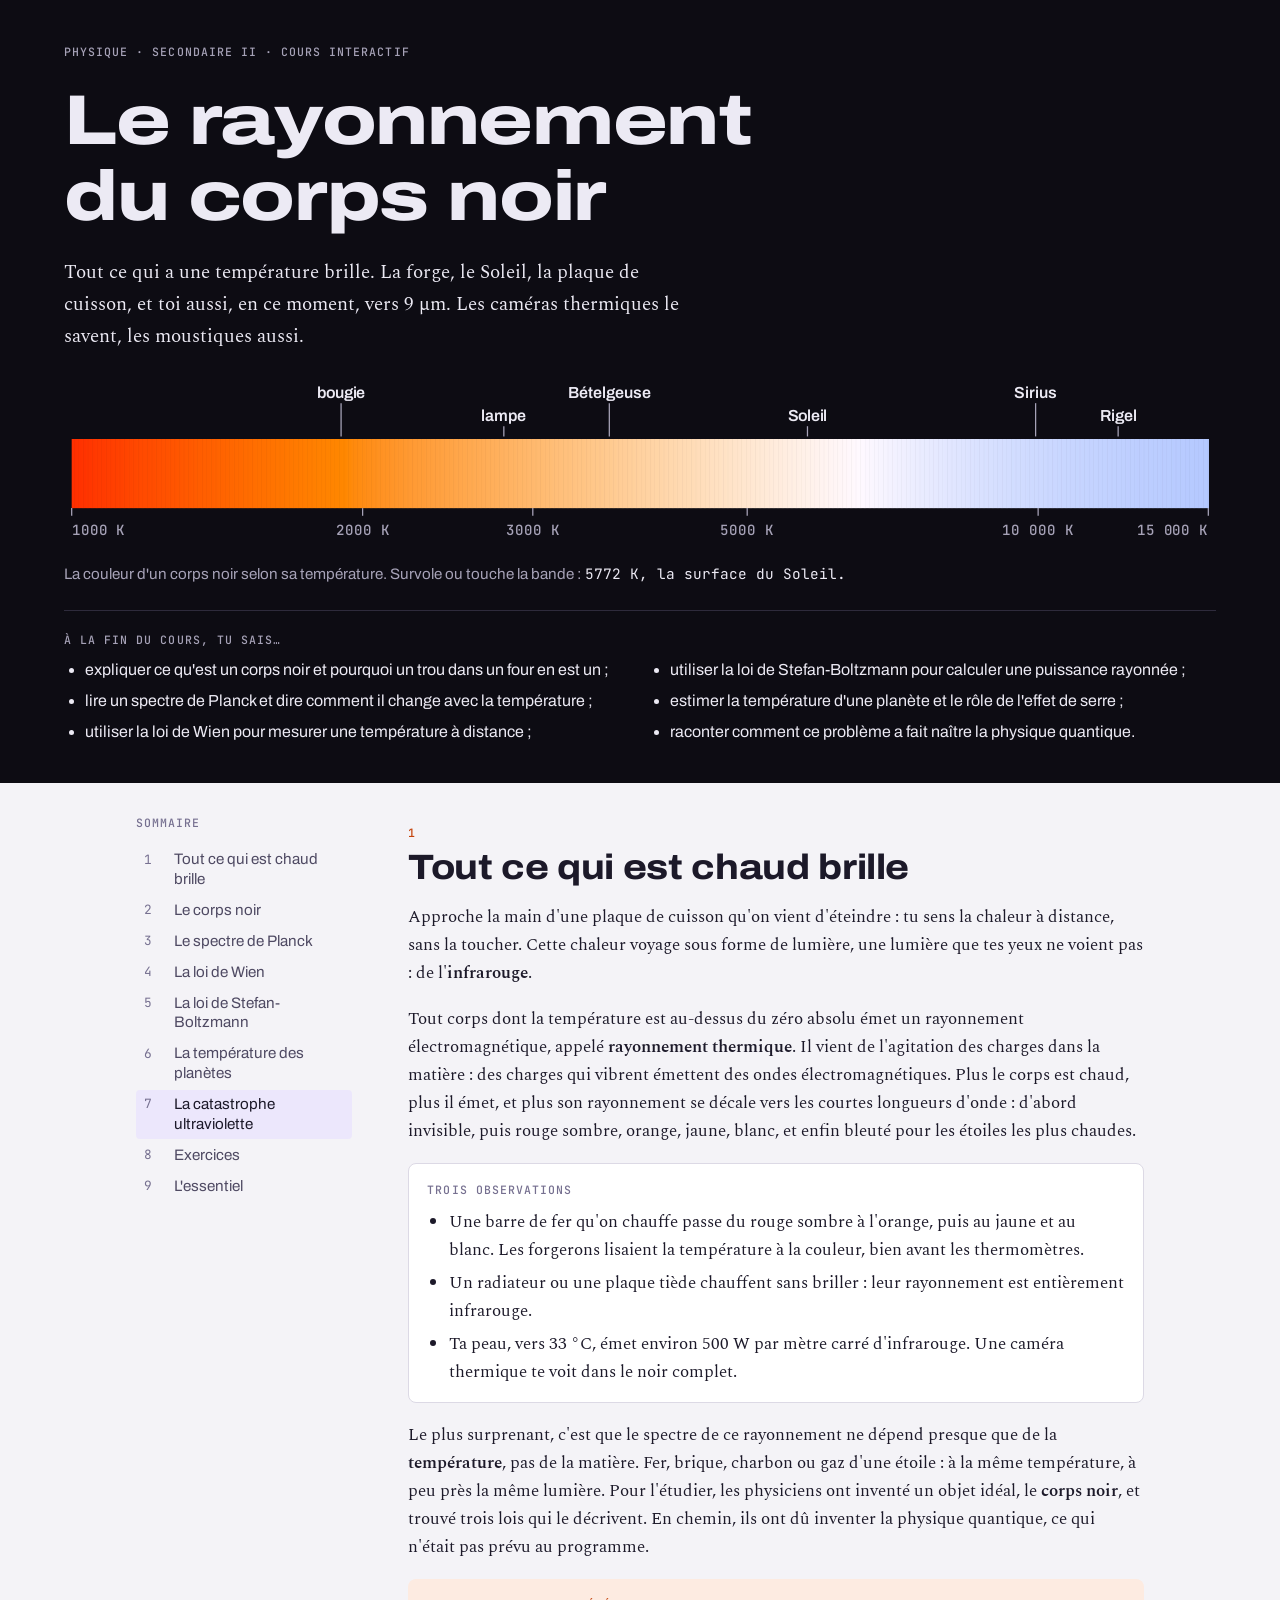
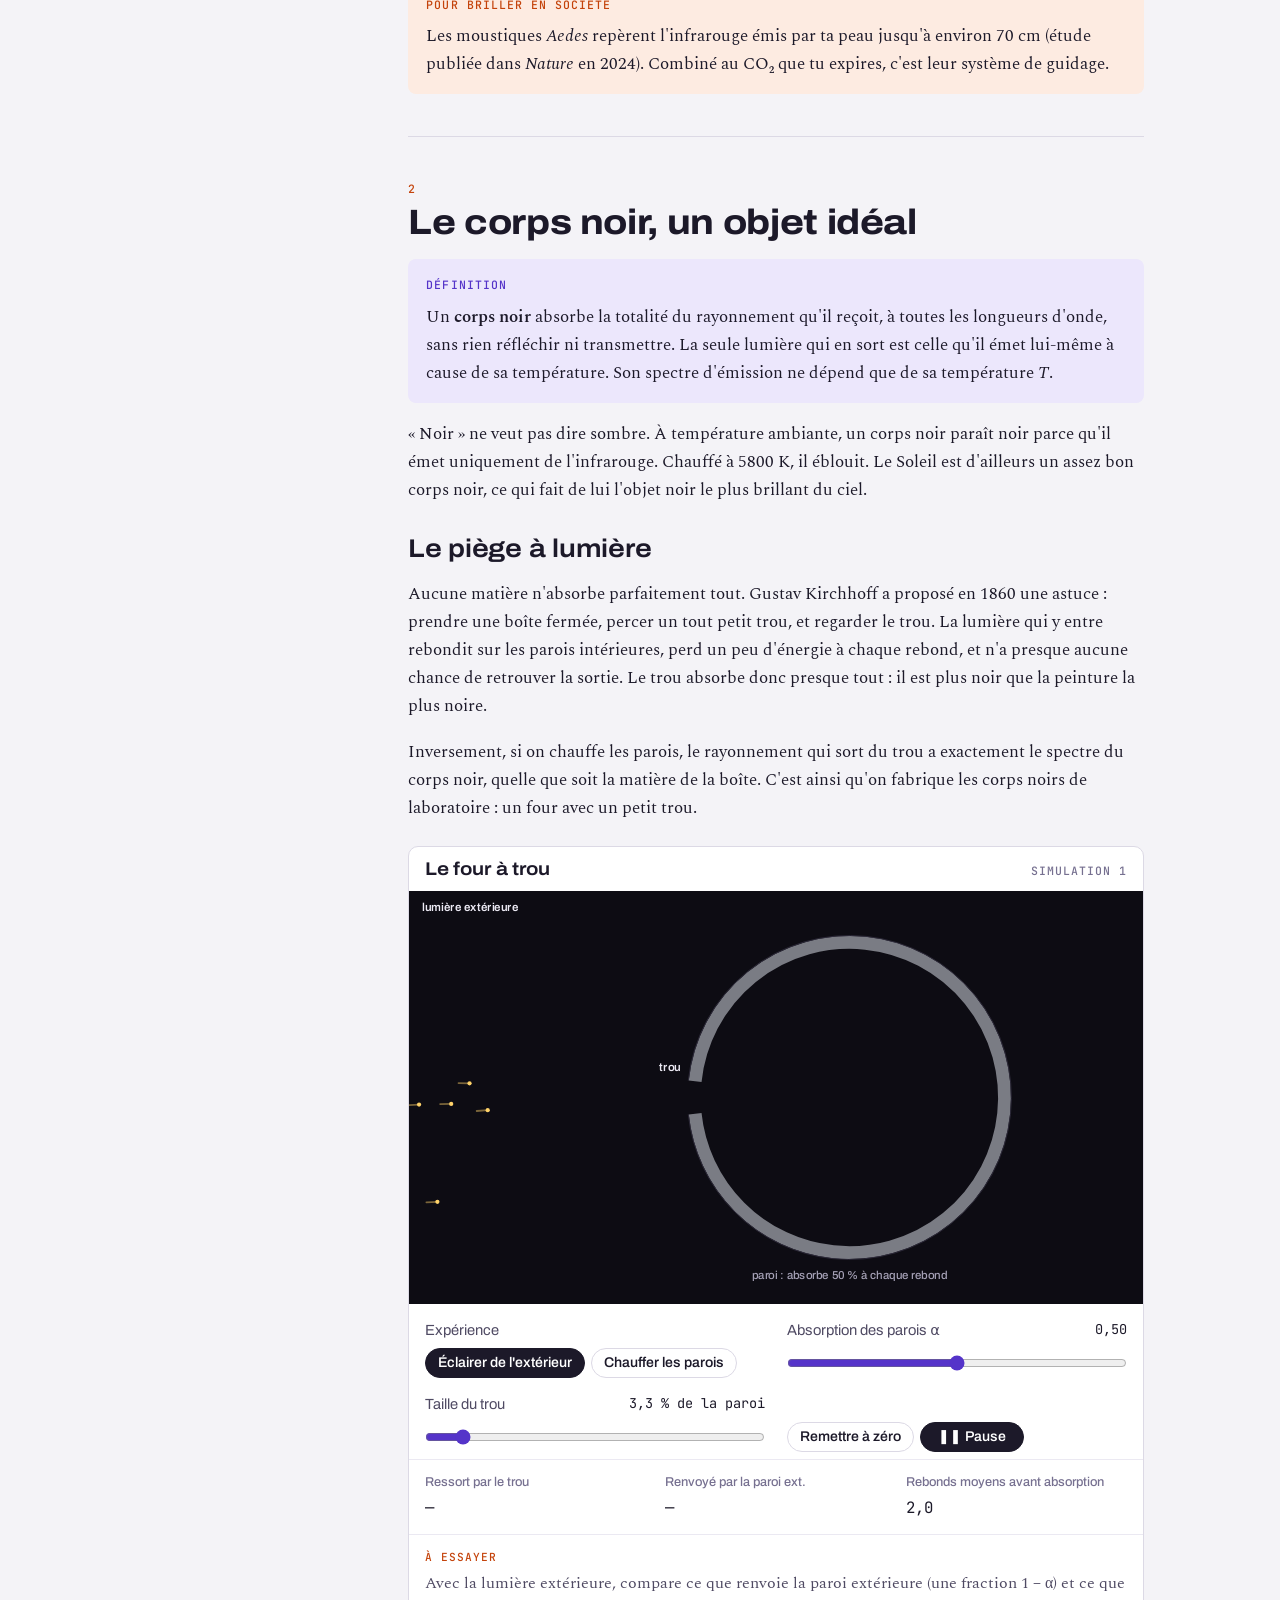
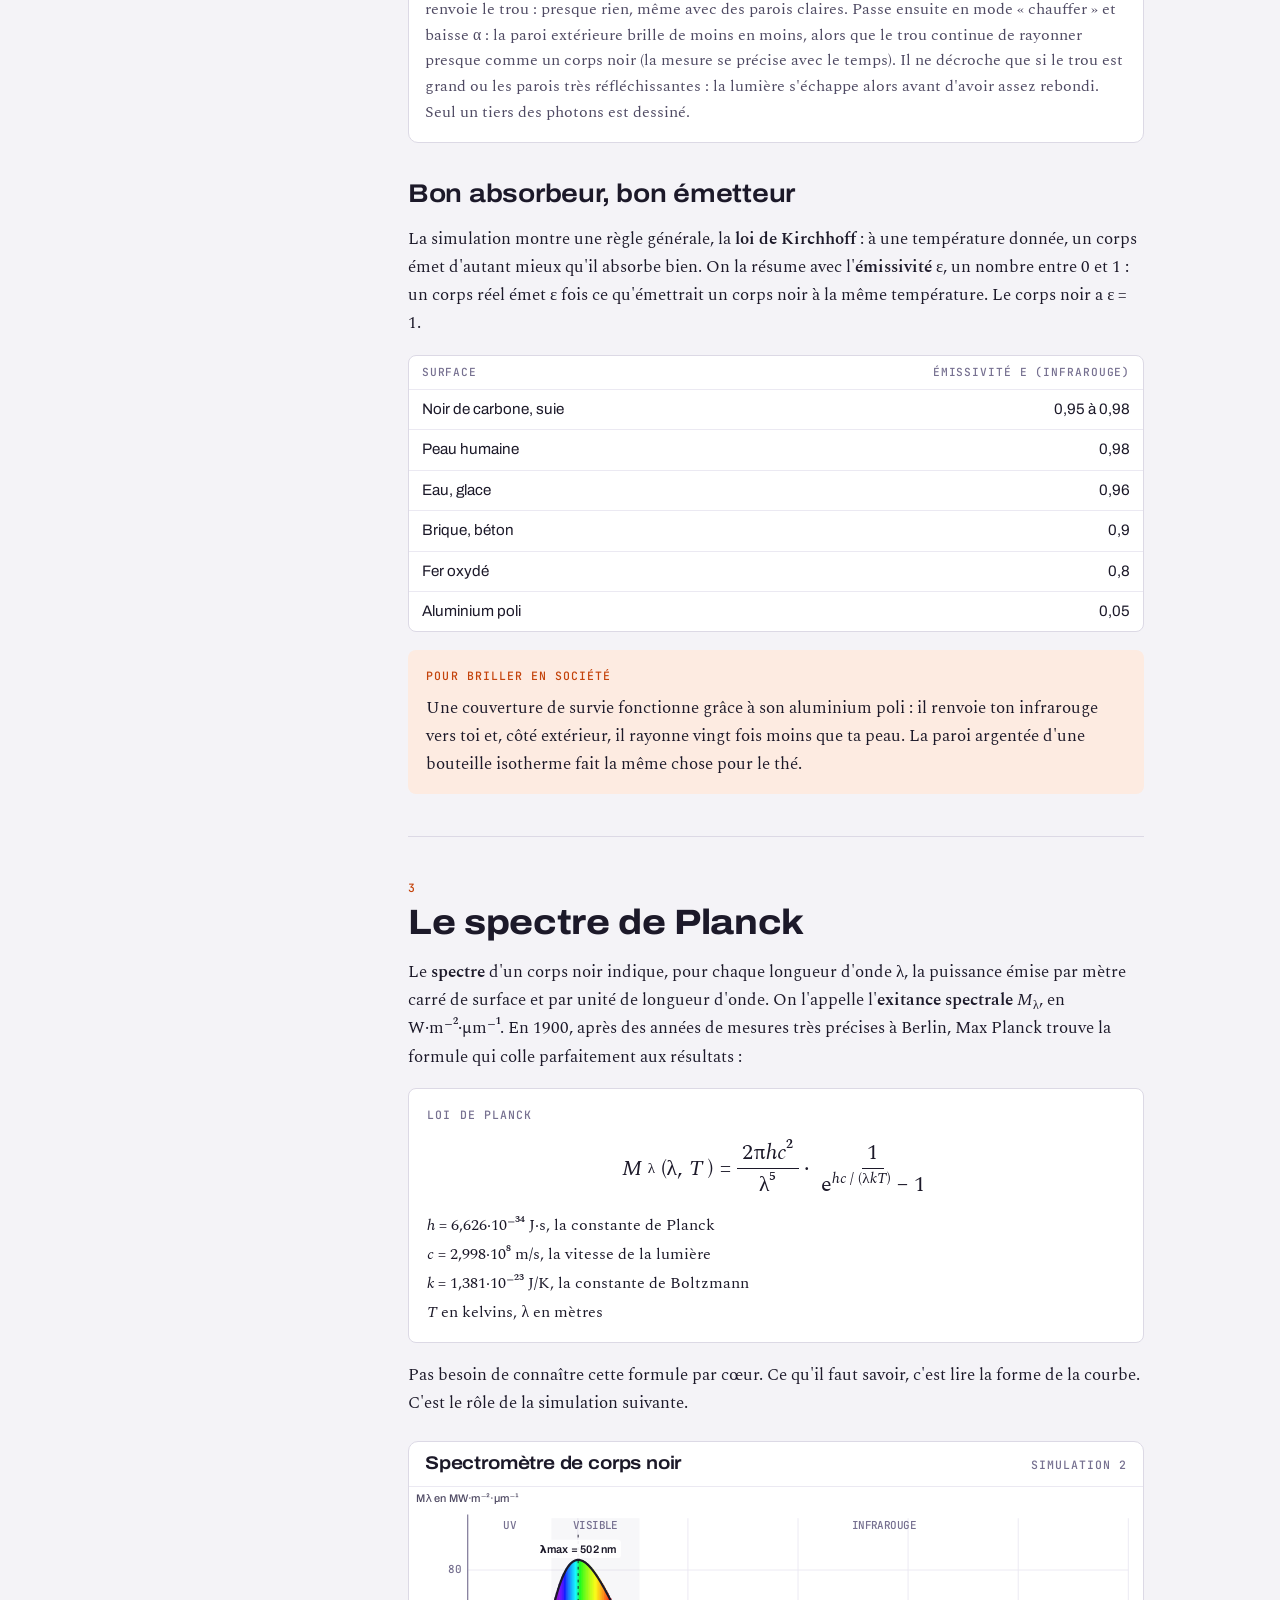
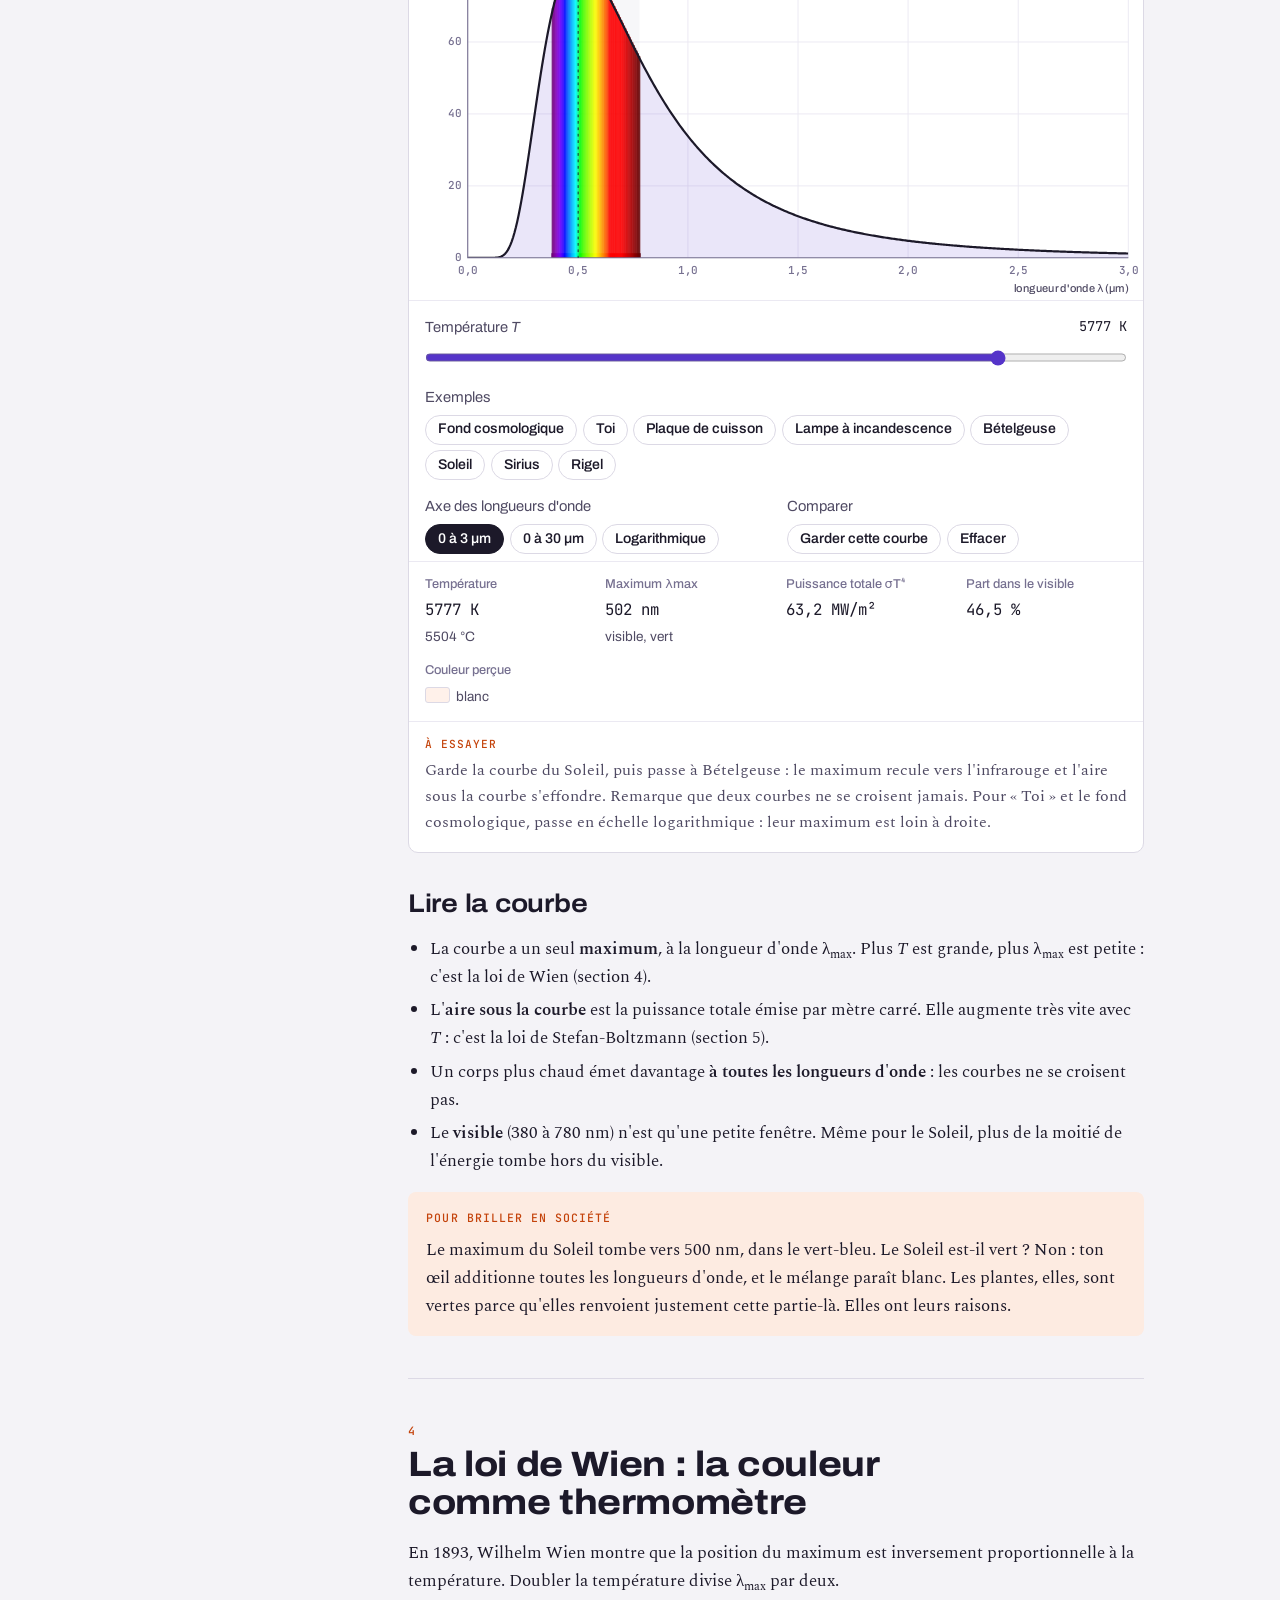
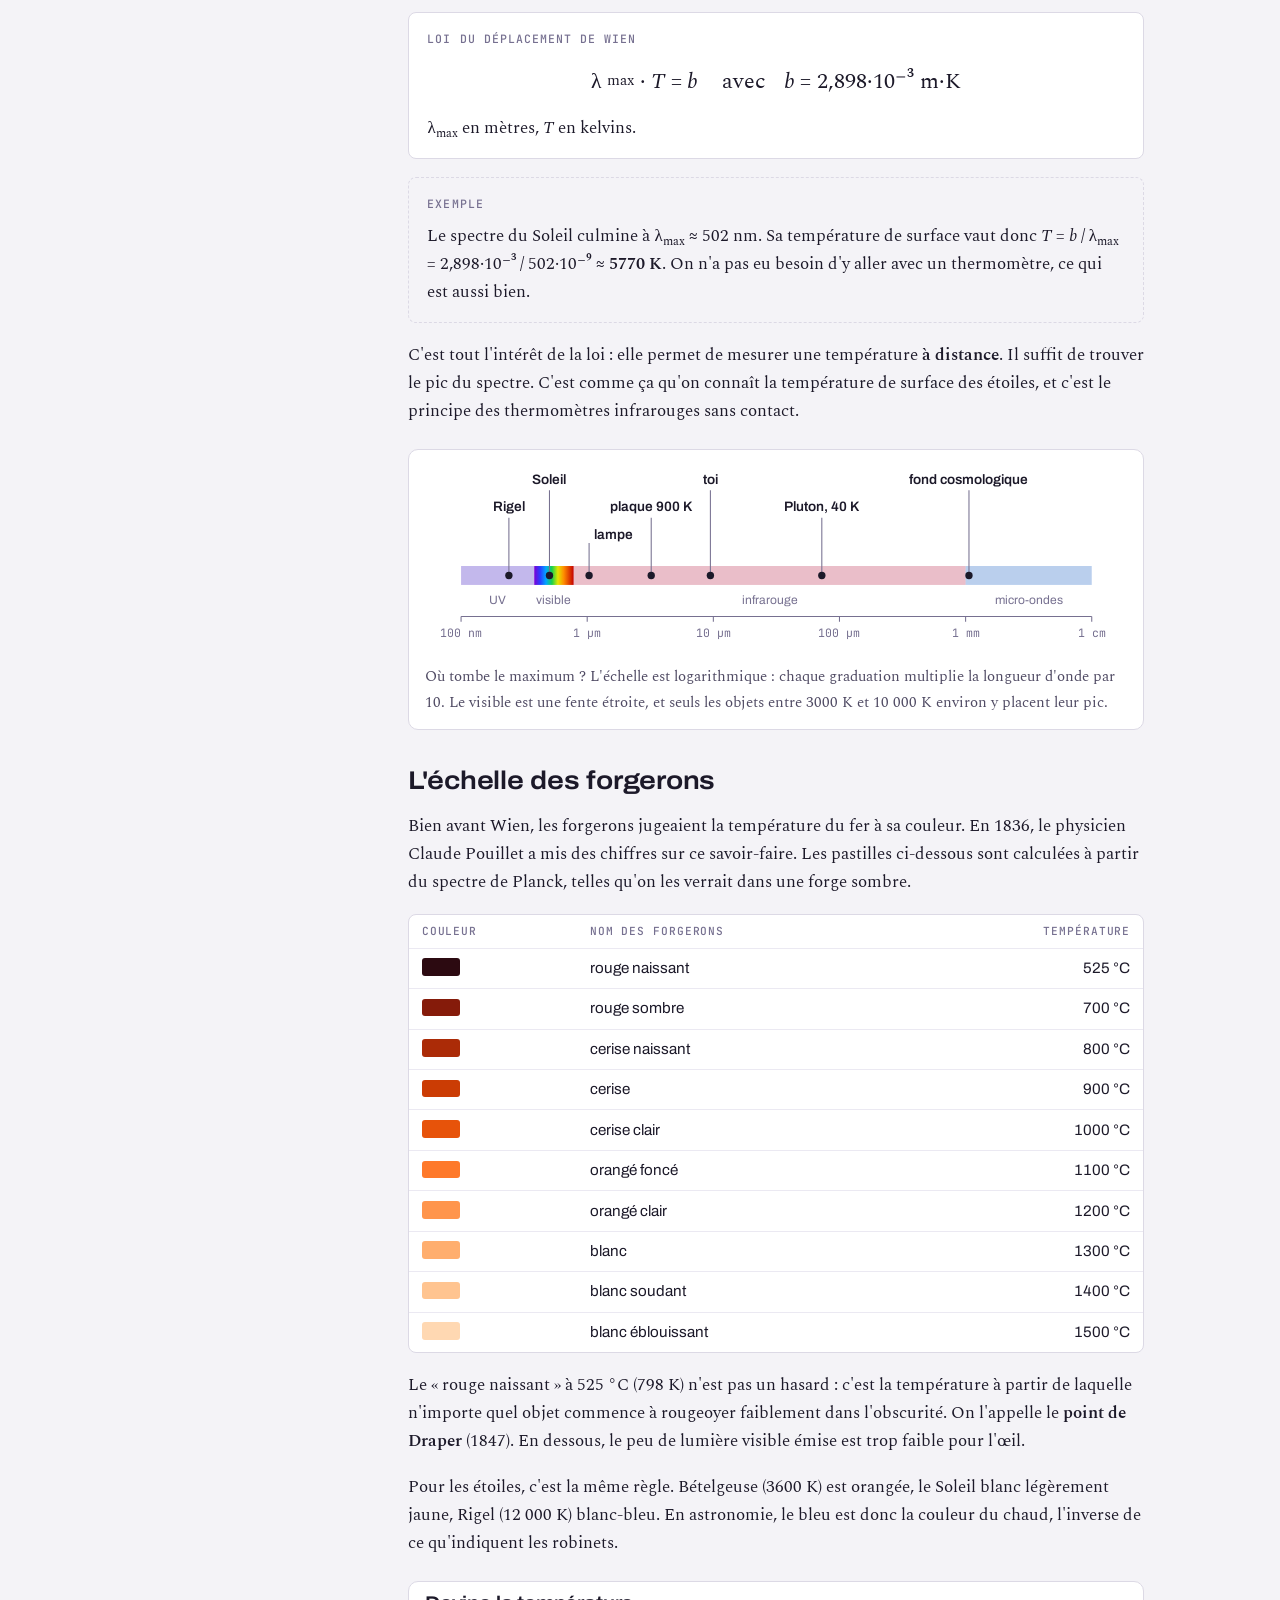
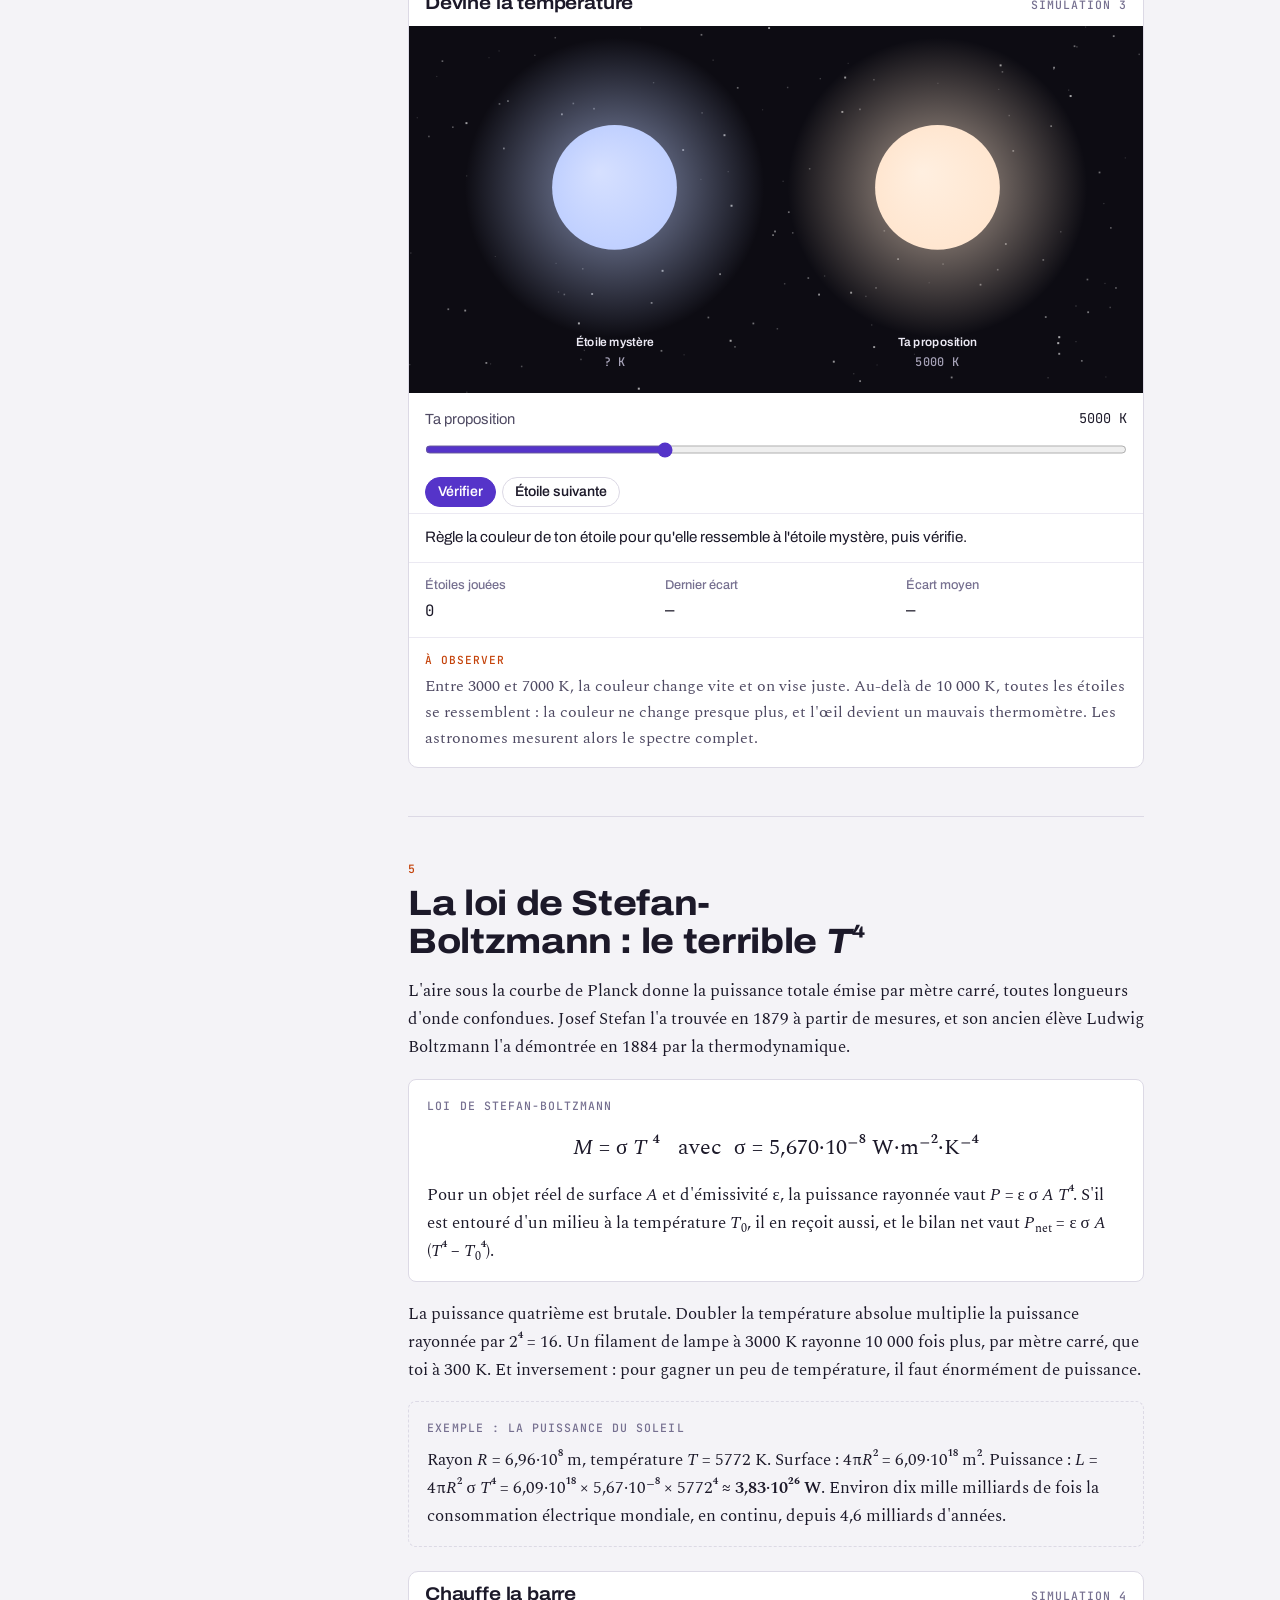
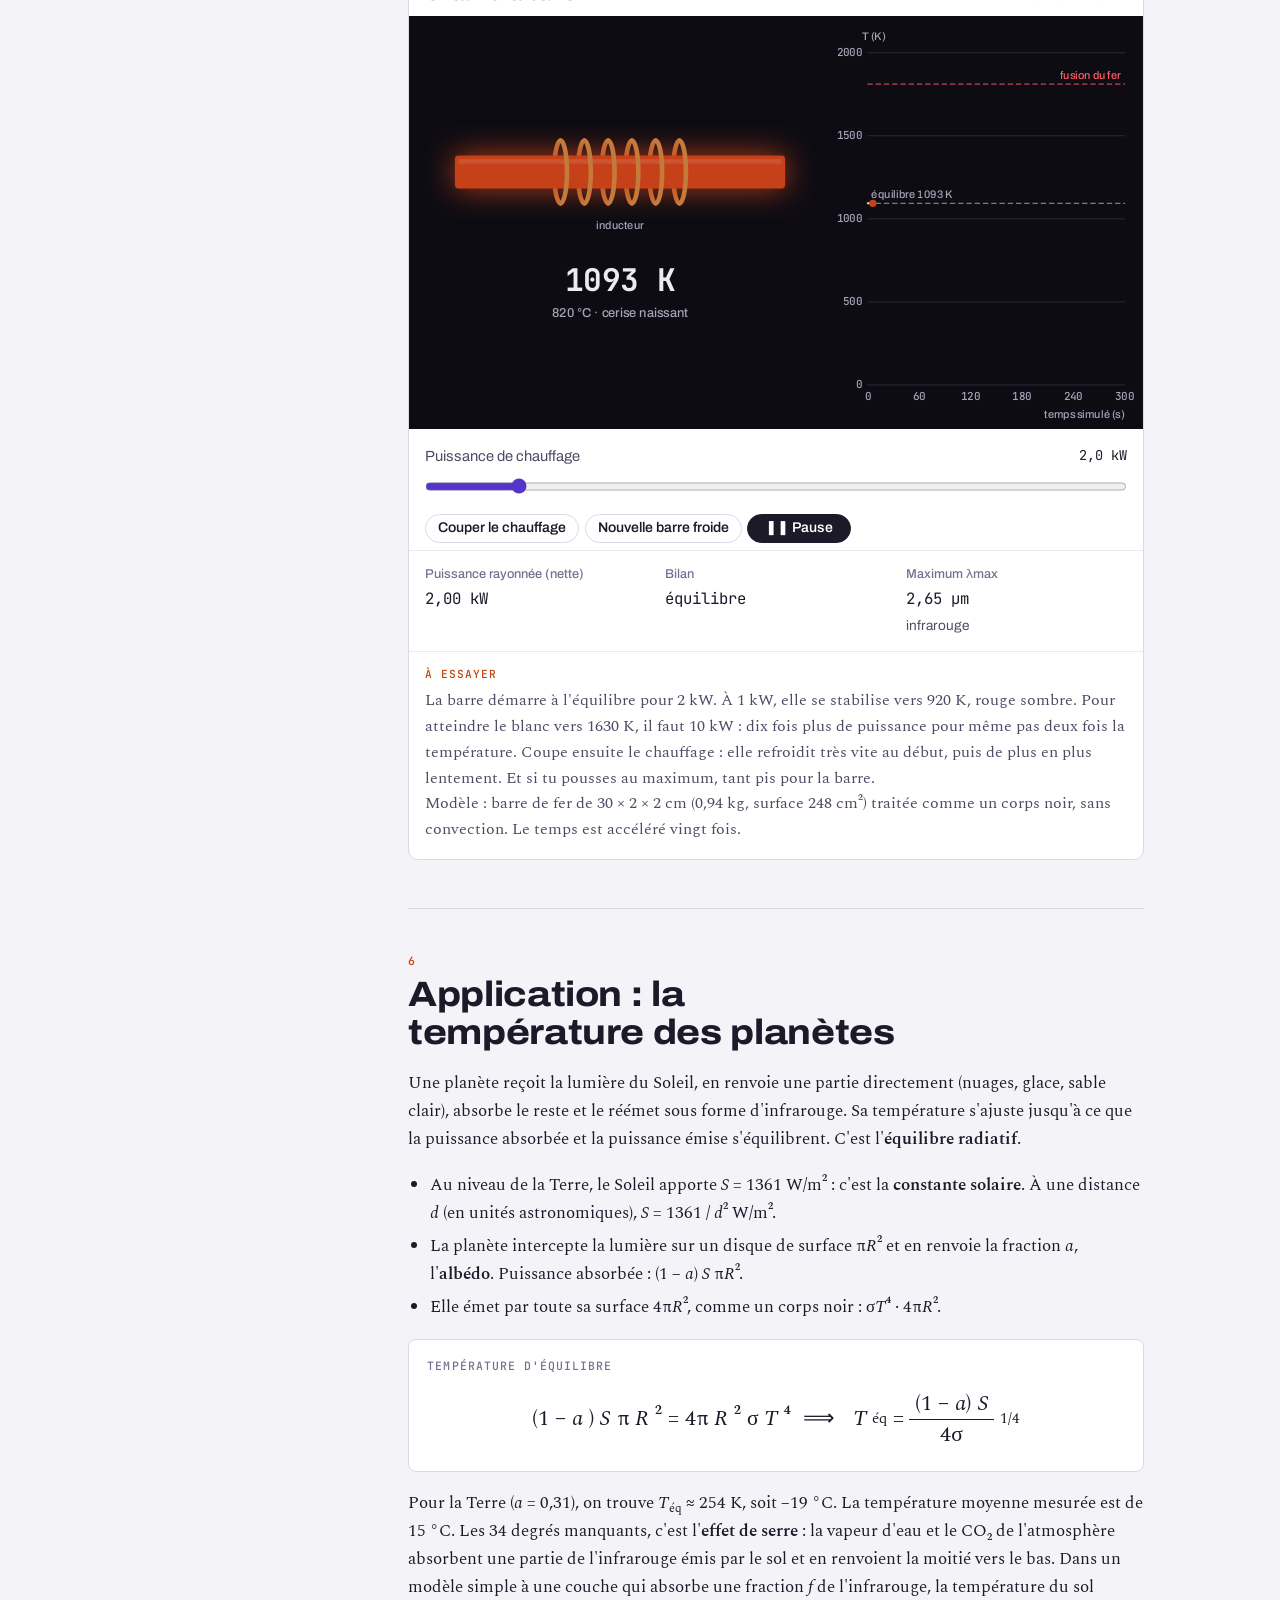
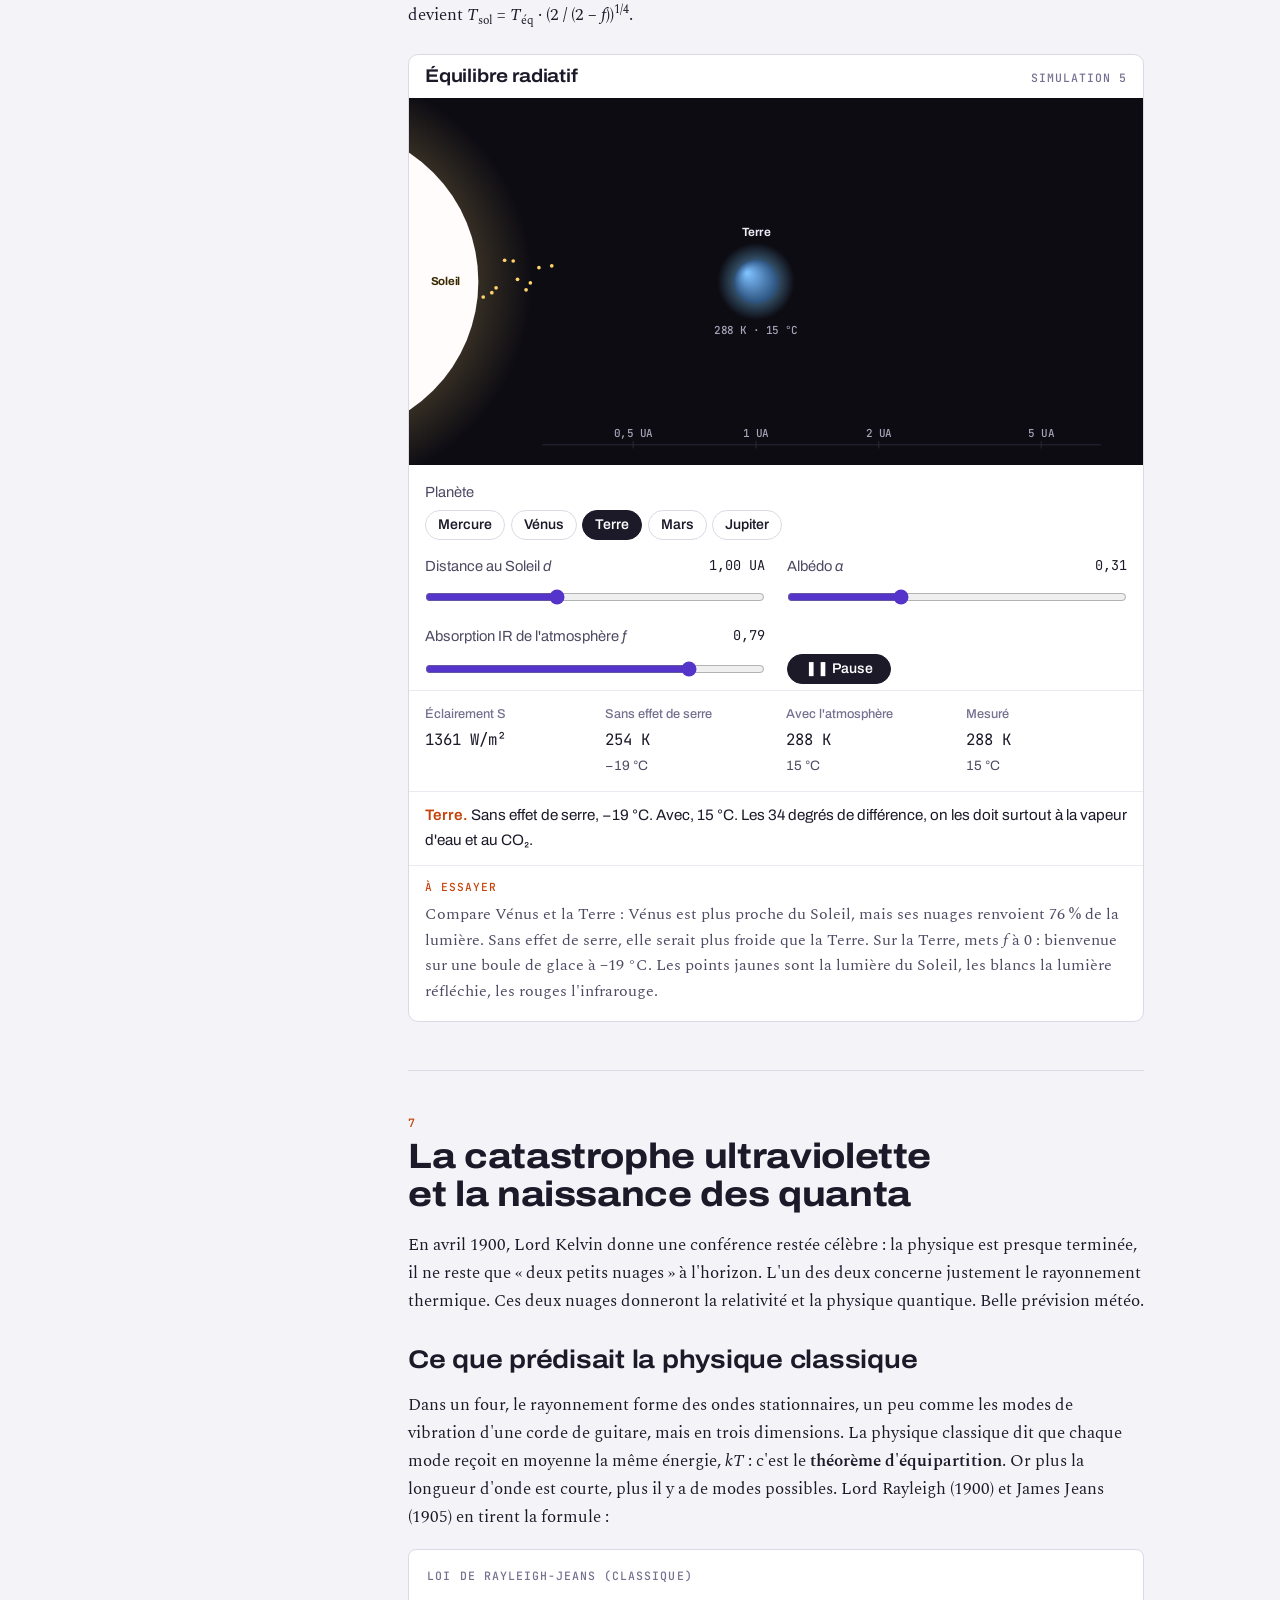
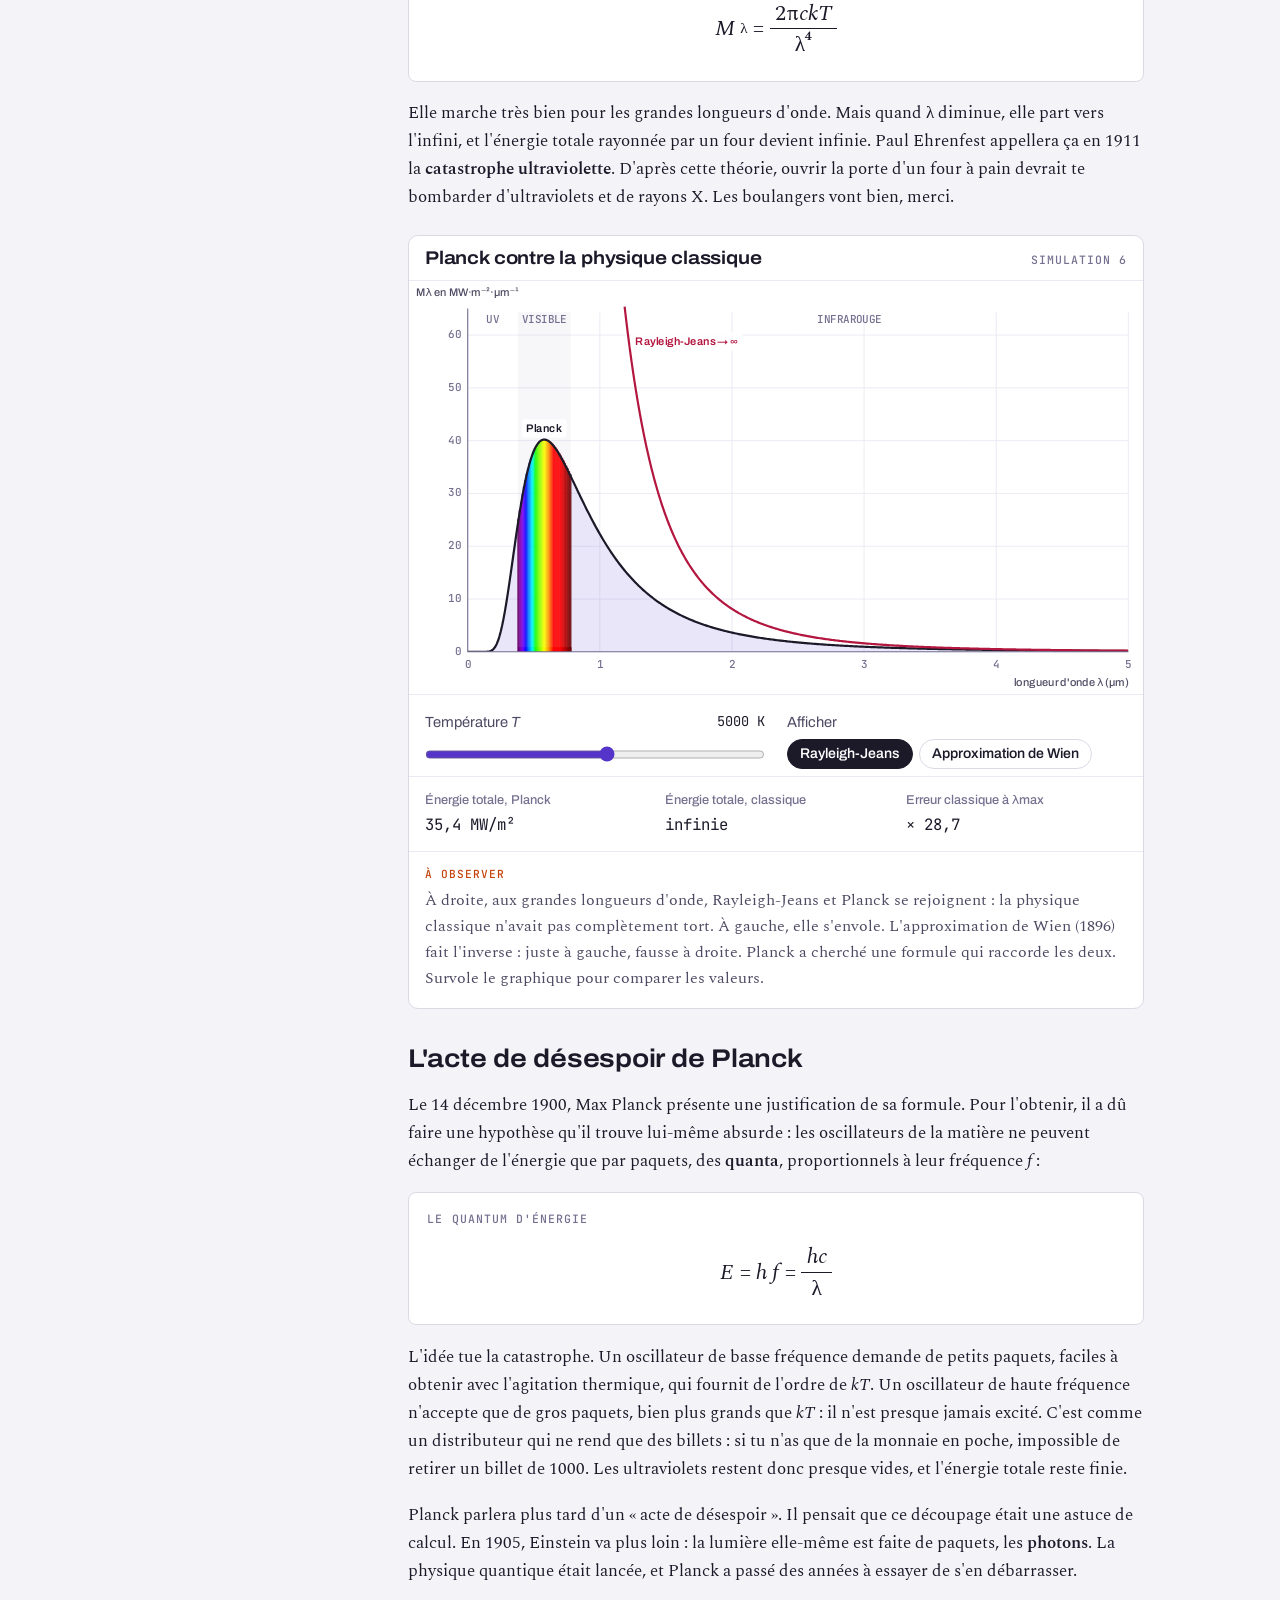
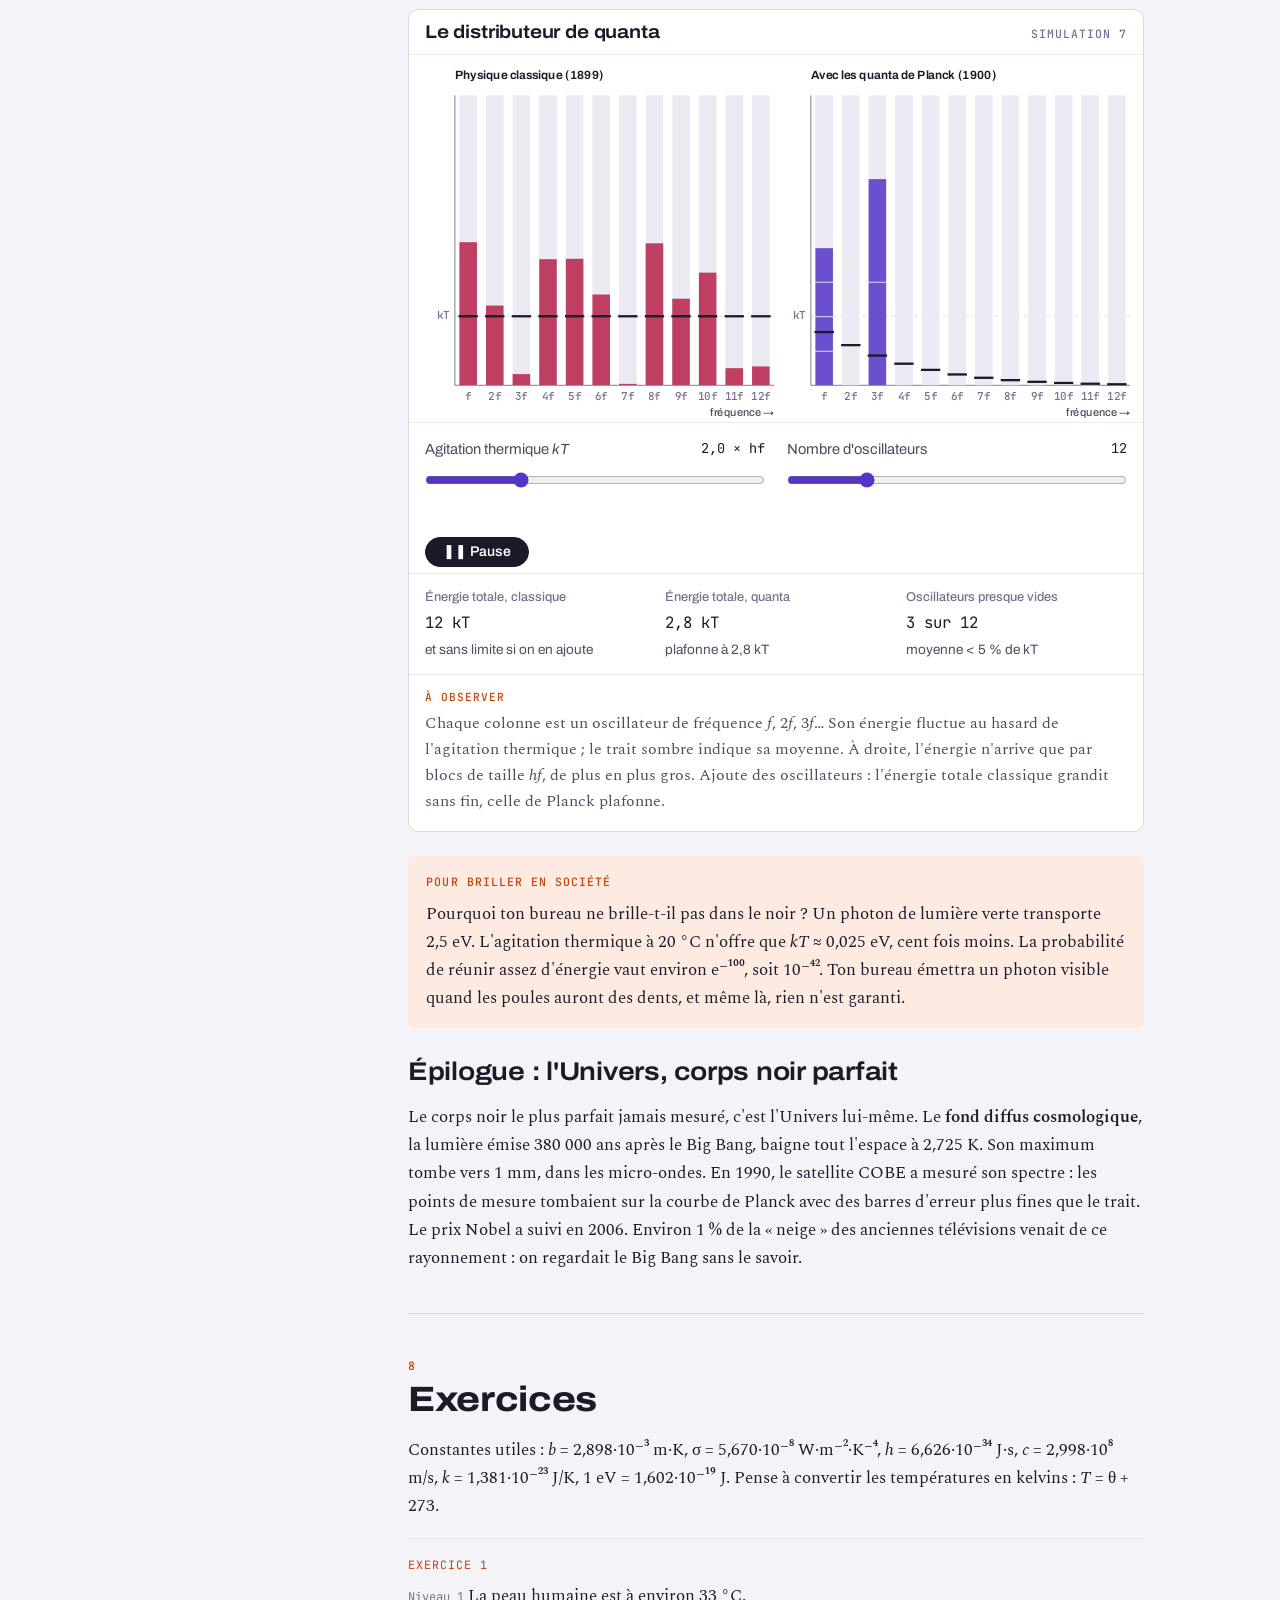
<file: cours-corps-noir/index.html>
<!doctype html>
<html lang="fr">
<head>
<meta charset="utf-8">
<meta name="viewport" content="width=device-width, initial-scale=1, viewport-fit=cover">
<title>Rayonnement du corps noir</title>
<meta name="claude:viewport-fit-sides" content="cover">
<meta name="description" content="Cours interactif de physique (secondaire II) sur le rayonnement thermique : corps noir, loi de Planck, loi de Wien, loi de Stefan-Boltzmann, température des planètes et naissance des quanta, avec sept simulations.">
<link rel="preconnect" href="https://fonts.googleapis.com">
<link rel="preconnect" href="https://fonts.gstatic.com" crossorigin>
<link rel="stylesheet" href="https://fonts.googleapis.com/css2?family=Archivo:wdth,wght@62..125,400..800&family=JetBrains+Mono:wght@400;500&family=Spectral:ital,wght@0,400;0,600;1,400&display=swap">
<style>
/* Mise en page : colonne de lecture étroite avec rail de sommaire.
   Chaque simulation s'ouvre comme une fenêtre d'observation sombre
   (l'oculaire d'un pyromètre) : l'incandescence ne se voit bien que dans le noir. */
:root {
  --paper: #f4f3f7;
  --card: #ffffff;
  --ink: #1c1929;
  --ink-2: #4f4a63;
  --ink-3: #767090;
  --rule: #dcd9e5;
  --rule-2: #ebe9f2;
  --accent: #5534c9;      /* violet : le bout ultraviolet du spectre */
  --accent-soft: #ece7fc;
  --accent-ink: #ffffff;
  --hot: #c4430b;         /* incandescence */
  --hot-soft: #fdebe1;
  --ir: #b3163f;          /* infrarouge, prédiction classique */
  --cold: #1d62c4;
  --ok: #1b7f4c;

  /* Fenêtre d'observation : identique dans les deux thèmes, volontairement */
  --stage: #0d0c13;
  --stage-2: #191722;
  --stage-ink: #eceaf4;
  --stage-ink-2: #a6a2b7;
  --stage-rule: #2e2b3c;
  --stage-ir: #ff5d6c;
  --stage-sun: #ffd36a;
  --copper: #c47a3a;

  --f-display: "Archivo", "Arial Narrow", system-ui, sans-serif;
  --f-body: "Spectral", Georgia, "Times New Roman", serif;
  --f-mono: "JetBrains Mono", ui-monospace, "SFMono-Regular", Menlo, Consolas, monospace;
  --f-ui: "Archivo", system-ui, -apple-system, "Segoe UI", sans-serif;

  --step--1: 0.875rem;
  --step-0: 1.0625rem;
  --step-1: 1.25rem;
  --step-2: 1.6rem;
  --step-3: 2.2rem;
  --measure: 44rem;
}
@media (prefers-color-scheme: dark) {
  :root:not([data-theme="light"]) {
    --paper: #100f16;
    --card: #18161f;
    --ink: #ebe9f2;
    --ink-2: #b2aec2;
    --ink-3: #8c879e;
    --rule: #2e2b3a;
    --rule-2: #23212d;
    --accent: #a891ff;
    --accent-soft: #29223f;
    --accent-ink: #140d2c;
    --hot: #ff8a4c;
    --hot-soft: #3a2218;
    --ir: #ff6585;
    --cold: #6aa6ff;
    --ok: #4cc486;
    color-scheme: dark;
  }
}
:root[data-theme="dark"] {
  --paper: #100f16;
  --card: #18161f;
  --ink: #ebe9f2;
  --ink-2: #b2aec2;
  --ink-3: #8c879e;
  --rule: #2e2b3a;
  --rule-2: #23212d;
  --accent: #a891ff;
  --accent-soft: #29223f;
  --accent-ink: #140d2c;
  --hot: #ff8a4c;
  --hot-soft: #3a2218;
  --ir: #ff6585;
  --cold: #6aa6ff;
  --ok: #4cc486;
  color-scheme: dark;
}

*, *::before, *::after { box-sizing: border-box; }
html { -webkit-text-size-adjust: 100%; scroll-padding-top: 1.5rem; }
body {
  margin: 0;
  background: var(--paper);
  color: var(--ink);
  font-family: var(--f-body);
  font-size: var(--step-0);
  line-height: 1.65;
}
img, svg, canvas { max-width: 100%; }
a { color: var(--accent); text-underline-offset: 0.18em; text-decoration-thickness: 1px; }
a:hover { text-decoration-thickness: 2px; }
:focus-visible { outline: 3px solid var(--accent); outline-offset: 2px; border-radius: 3px; }
h1, h2, h3, h4 {
  font-family: var(--f-display);
  font-stretch: 112%;
  font-weight: 750;
  line-height: 1.08;
  letter-spacing: -0.01em;
  text-wrap: balance;
  margin: 0;
}
h2 { font-size: var(--step-3); }
h3 { font-size: var(--step-2); font-weight: 650; margin-top: 0.8rem; }
h4 { font-size: var(--step-1); font-weight: 650; }
p { margin: 0; }
ul, ol { margin: 0; padding-left: 1.3em; }
li + li { margin-top: 0.3em; }
strong { font-weight: 600; }
sub, sup { font-size: 0.7em; line-height: 0; }
.label {
  font-family: var(--f-mono);
  font-size: 0.72rem;
  font-weight: 500;
  letter-spacing: 0.09em;
  text-transform: uppercase;
  color: var(--ink-3);
}
.num { font-family: var(--f-mono); font-variant-numeric: tabular-nums; }

/* ---------- En-tête ---------- */
.hero { background: var(--stage); color: var(--stage-ink); }
.hero__inner {
  max-width: 74rem;
  margin: 0 auto;
  padding-left: max(16px, env(safe-area-inset-left, 0px));
  padding-right: max(16px, env(safe-area-inset-right, 0px));
  padding-block: 2.6rem 2.2rem;
  display: grid;
  gap: 1.4rem;
}
.hero .label { color: var(--stage-ink-2); }
.hero h1 {
  font-size: clamp(2.3rem, 6.4vw, 4.4rem);
  font-stretch: 125%;
  font-weight: 800;
  letter-spacing: -0.02em;
  max-width: 16ch;
}
.hero .lead { font-size: 1.2rem; max-width: 40rem; color: var(--stage-ink); }
.hero-strip { margin: 0; display: grid; gap: 0.5rem; }
.hero-strip canvas { display: block; width: 100%; aspect-ratio: 900 / 140; }
.hero-strip figcaption { font-family: var(--f-ui); font-size: 0.95rem; color: var(--stage-ink-2); min-height: 1.5em; }
.hero-strip figcaption output { color: var(--stage-ink); font-family: var(--f-mono); font-size: 0.9rem; }
@media (max-width: 560px) { .hero-strip canvas { aspect-ratio: 520 / 150; } }
.objectifs {
  display: grid;
  gap: 0.5rem;
  border-top: 1px solid var(--stage-rule);
  padding-top: 1.2rem;
  font-family: var(--f-ui);
  font-size: 1rem;
  color: var(--stage-ink);
}
.objectifs ul { columns: 2 18rem; column-gap: 2.5rem; }
.objectifs li { break-inside: avoid; }

/* ---------- Mise en page ---------- */
.layout {
  max-width: 74rem;
  margin: 0 auto;
  padding-left: max(16px, env(safe-area-inset-left, 0px));
  padding-right: max(16px, env(safe-area-inset-right, 0px));
  padding-block: 1.5rem 4rem;
  display: grid;
  grid-template-columns: minmax(0, 1fr);
  gap: 1rem;
}
@media (min-width: 1040px) {
  .layout { grid-template-columns: 13.5rem minmax(0, 46rem); gap: 3.5rem; justify-content: center; }
}
.toc { font-family: var(--f-ui); font-size: 0.95rem; }
.toc summary { cursor: pointer; padding-block: 0.4rem; list-style: none; display: flex; align-items: center; gap: 0.5rem; }
.toc summary::-webkit-details-marker { display: none; }
.toc summary::after { content: "+"; font-family: var(--f-mono); color: var(--ink-3); }
.toc[open] summary::after { content: "−"; }
.toc ol { list-style: none; padding: 0; display: grid; gap: 0.1rem; margin-top: 0.4rem; }
.toc li + li { margin-top: 0; }
.toc a {
  display: grid;
  grid-template-columns: 1.6rem 1fr;
  gap: 0.3rem;
  padding: 0.3rem 0.5rem;
  border-radius: 4px;
  color: var(--ink-2);
  text-decoration: none;
  line-height: 1.3;
}
.toc a:hover { background: var(--rule-2); color: var(--ink); }
.toc a.is-active { color: var(--ink); background: var(--accent-soft); }
.toc .n { font-family: var(--f-mono); font-size: 0.8rem; color: var(--ink-3); padding-top: 0.1rem; }
@media (min-width: 1040px) {
  .toc { position: sticky; top: calc(1.5rem + env(safe-area-inset-top, 0px)); align-self: start; }
  .toc summary { cursor: default; }
  .toc summary::after { display: none; }
}
@media (max-width: 1039px) {
  .toc { border: 1px solid var(--rule); background: var(--card); border-radius: 8px; padding: 0.4rem 0.8rem; }
}

.content { min-width: 0; display: grid; gap: 0; }
.section {
  display: flex;
  flex-direction: column;
  gap: 1.1rem;
  padding-block: 2.6rem;
  border-top: 1px solid var(--rule);
  min-width: 0;
}
.section:first-child { border-top: 0; padding-top: 1rem; }
.section-head { display: grid; gap: 0.35rem; }
.section-head .label { color: var(--hot); }

/* ---------- Encadrés ---------- */
.box { border-radius: 8px; padding: 1rem 1.15rem; display: grid; gap: 0.55rem; min-width: 0; }
.box--def { background: var(--accent-soft); }
.box--law { background: var(--card); border: 1px solid var(--rule); }
.box--fun { background: var(--hot-soft); }
.box--fun .label { color: var(--hot); }
.box--ex { border: 1px dashed var(--rule); }
.box--def .label { color: var(--accent); }
.formula {
  font-family: var(--f-body);
  font-size: 1.35rem;
  text-align: center;
  padding-block: 0.4rem;
  overflow-x: auto;
  overflow-y: hidden;
  white-space: nowrap;
}
.formula .eq { display: inline-flex; align-items: center; gap: 0.35rem; }
.frac { display: inline-flex; flex-direction: column; align-items: center; vertical-align: middle; line-height: 1.25; }
.frac > span:first-child { border-bottom: 1.5px solid currentColor; padding: 0 0.25em 0.08em; }
.frac > span:last-child { padding: 0.08em 0.25em 0; }
.legend-list { list-style: none; padding: 0; display: grid; gap: 0.2rem; font-size: 0.98rem; }
.legend-list li + li { margin-top: 0; }

/* ---------- Simulations ---------- */
.sim {
  margin: 0.4rem 0;
  background: var(--card);
  border: 1px solid var(--rule);
  border-radius: 10px;
  overflow: hidden;
  min-width: 0;
}
.sim__head { display: flex; align-items: baseline; justify-content: space-between; gap: 1rem; flex-wrap: wrap; padding: 0.8rem 1rem 0.7rem; }
.sim__head h4 { font-size: 1.15rem; }
.stage { background: var(--stage); }
.plot { background: var(--card); border-top: 1px solid var(--rule-2); border-bottom: 1px solid var(--rule-2); }
.stage canvas, .plot canvas { display: block; width: 100%; aspect-ratio: var(--ar, 16 / 9); touch-action: pan-y; }
@media (max-width: 560px) {
  .stage canvas, .plot canvas { aspect-ratio: var(--ar-m, var(--ar, 4 / 3)); }
}
.controls {
  display: grid;
  grid-template-columns: repeat(auto-fit, minmax(14rem, 1fr));
  gap: 0.9rem 1.4rem;
  padding: 0.9rem 1rem 0.4rem;
  font-family: var(--f-ui);
}
.ctrl { display: grid; gap: 0.35rem; min-width: 0; }
.ctrl label, .ctrl .ctrl__name { display: flex; justify-content: space-between; gap: 0.6rem; font-size: 0.92rem; color: var(--ink-2); }
.ctrl output { font-family: var(--f-mono); font-size: 0.85rem; color: var(--ink); white-space: nowrap; }
.ctrl--wide { grid-column: 1 / -1; }
input[type="range"] { width: 100%; accent-color: var(--accent); margin: 0; height: 1.6rem; }
.btns { display: flex; flex-wrap: wrap; gap: 0.35rem; }
.btn {
  font-family: var(--f-ui);
  font-size: 0.88rem;
  font-weight: 550;
  color: var(--ink);
  background: var(--card);
  border: 1px solid var(--rule);
  border-radius: 999px;
  padding: 0.3rem 0.75rem;
  cursor: pointer;
  line-height: 1.3;
}
.btn:hover { border-color: var(--ink-3); }
.btn[aria-pressed="true"] { background: var(--ink); color: var(--card); border-color: var(--ink); }
.btn--main { background: var(--accent); color: var(--accent-ink); border-color: var(--accent); }
.btn--main:hover { filter: brightness(1.08); }
.btn--play { min-width: 6.5rem; }
.btn:disabled { opacity: 0.45; cursor: not-allowed; }
.readouts {
  display: grid;
  grid-template-columns: repeat(auto-fit, minmax(9.5rem, 1fr));
  gap: 0.7rem 1.2rem;
  padding: 0.8rem 1rem;
  border-top: 1px solid var(--rule-2);
}
.ro { display: grid; gap: 0.1rem; align-content: start; min-width: 0; }
.ro b { font-family: var(--f-ui); font-size: 0.8rem; font-weight: 500; color: var(--ink-3); }
.ro span { font-family: var(--f-mono); font-size: 0.98rem; font-variant-numeric: tabular-nums; color: var(--ink); overflow-wrap: anywhere; }
.ro .sub { font-family: var(--f-ui); font-size: 0.85rem; color: var(--ink-2); }
.swatch { display: inline-block; width: 1.6em; height: 1em; border-radius: 3px; vertical-align: -0.12em; margin-right: 0.4em; border: 1px solid var(--rule); }
.sim figcaption {
  padding: 0.8rem 1rem 1rem;
  border-top: 1px solid var(--rule-2);
  font-size: 0.98rem;
  color: var(--ink-2);
}
.sim figcaption b { display: block; margin-bottom: 0.3rem; font-family: var(--f-mono); font-size: 0.7rem; font-weight: 500; letter-spacing: 0.09em; text-transform: uppercase; color: var(--hot); }
.note-line { padding: 0.7rem 1rem; border-top: 1px solid var(--rule-2); font-family: var(--f-ui); font-size: 0.95rem; color: var(--ink); min-height: 2.9rem; }
.note-line strong { color: var(--hot); }

/* ---------- Figures statiques ---------- */
.fig { margin: 0.4rem 0; background: var(--card); border: 1px solid var(--rule); border-radius: 10px; overflow: hidden; }
.fig__body { overflow-x: auto; padding: 0.8rem 0.6rem 0.2rem; }
.fig__body svg { display: block; width: 100%; min-width: 34rem; height: auto; }
.fig figcaption { padding: 0.6rem 1rem 0.9rem; font-size: 0.95rem; color: var(--ink-2); }
svg text { font-family: var(--f-ui); fill: var(--ink-2); font-size: 13px; }
svg .t-strong { fill: var(--ink); font-weight: 600; }
svg .t-small { font-size: 11.5px; fill: var(--ink-3); }
svg .t-mono { font-family: var(--f-mono); font-size: 11px; fill: var(--ink-3); }
svg .leader { stroke: var(--ink-3); stroke-width: 1; }
svg .dot { fill: var(--ink); }
svg .band-uv { fill: var(--accent); opacity: 0.35; }
svg .band-ir { fill: var(--ir); opacity: 0.28; }
svg .band-mw { fill: var(--cold); opacity: 0.3; }
svg .axis { stroke: var(--ink-3); stroke-width: 1; }

/* ---------- Tableaux ---------- */
.tbl { overflow-x: auto; border: 1px solid var(--rule); border-radius: 8px; background: var(--card); }
table { border-collapse: collapse; width: 100%; font-family: var(--f-ui); font-size: 0.95rem; }
th, td { text-align: left; padding: 0.45rem 0.8rem; border-bottom: 1px solid var(--rule-2); white-space: nowrap; }
th { font-family: var(--f-mono); font-size: 0.7rem; font-weight: 500; letter-spacing: 0.08em; text-transform: uppercase; color: var(--ink-3); }
tr:last-child td { border-bottom: 0; }
td.r, th.r { text-align: right; font-variant-numeric: tabular-nums; }
.chip { display: inline-block; width: 2.4rem; height: 1.1rem; border-radius: 3px; vertical-align: -0.2em; background: var(--stage); }

/* ---------- Exercices ---------- */
.exos { padding-left: 0; list-style: none; counter-reset: ex; display: grid; gap: 1.3rem; }
.exos > li { counter-increment: ex; display: grid; gap: 0.5rem; padding-top: 1rem; border-top: 1px solid var(--rule-2); }
.exos > li + li { margin-top: 0; }
.exos > li::before {
  content: "Exercice " counter(ex);
  font-family: var(--f-mono);
  font-size: 0.72rem;
  letter-spacing: 0.09em;
  text-transform: uppercase;
  color: var(--hot);
}
.lvl { font-family: var(--f-mono); font-size: 0.75rem; color: var(--ink-3); }
.solution { border: 1px solid var(--rule); border-radius: 8px; background: var(--card); }
.solution summary { cursor: pointer; padding: 0.5rem 0.9rem; font-family: var(--f-ui); font-weight: 600; font-size: 0.95rem; color: var(--accent); }
.solution > div { padding: 0.2rem 0.9rem 0.9rem; display: grid; gap: 0.5rem; }

/* ---------- L'essentiel ---------- */
.essentiel { display: grid; grid-template-columns: repeat(auto-fit, minmax(16rem, 1fr)); gap: 0.8rem; }
.essentiel .box { background: var(--card); border: 1px solid var(--rule); }
.essentiel .formula { font-size: 1.15rem; text-align: left; }

.foot { font-family: var(--f-ui); font-size: 0.9rem; color: var(--ink-3); padding-top: 1.5rem; border-top: 1px solid var(--rule); }

@media (prefers-reduced-motion: reduce) {
  html { scroll-behavior: auto; }
}
</style>
</head>
<body>

<header class="hero">
  <div class="hero__inner">
    <span class="label">Physique · secondaire II · cours interactif</span>
    <h1>Le rayonnement du corps noir</h1>
    <p class="lead">Tout ce qui a une température brille. La forge, le Soleil, la plaque de cuisson, et toi aussi, en ce moment, vers 9 µm. Les caméras thermiques le savent, les moustiques aussi.</p>
    <figure class="hero-strip">
      <canvas id="cv-hero" aria-label="Bande de couleurs d'un corps noir de 1000 K à 15 000 K : rouge, orange, jaune, blanc puis bleuté, avec la bougie, la lampe, Bételgeuse, le Soleil, Sirius et Rigel."></canvas>
      <figcaption>La couleur d'un corps noir selon sa température. Survole ou touche la bande : <output id="hero-out">5772 K, la surface du Soleil.</output></figcaption>
    </figure>
    <div class="objectifs">
      <span class="label">À la fin du cours, tu sais…</span>
      <ul>
        <li>expliquer ce qu'est un corps noir et pourquoi un trou dans un four en est un ;</li>
        <li>lire un spectre de Planck et dire comment il change avec la température ;</li>
        <li>utiliser la loi de Wien pour mesurer une température à distance ;</li>
        <li>utiliser la loi de Stefan-Boltzmann pour calculer une puissance rayonnée ;</li>
        <li>estimer la température d'une planète et le rôle de l'effet de serre ;</li>
        <li>raconter comment ce problème a fait naître la physique quantique.</li>
      </ul>
    </div>
  </div>
</header>

<div class="layout">
  <details class="toc" id="toc">
    <summary><span class="label">Sommaire</span></summary>
    <ol>
      <li><a href="#chaud"><span class="n">1</span>Tout ce qui est chaud brille</a></li>
      <li><a href="#corps-noir"><span class="n">2</span>Le corps noir</a></li>
      <li><a href="#planck"><span class="n">3</span>Le spectre de Planck</a></li>
      <li><a href="#wien"><span class="n">4</span>La loi de Wien</a></li>
      <li><a href="#stefan"><span class="n">5</span>La loi de Stefan-Boltzmann</a></li>
      <li><a href="#planetes"><span class="n">6</span>La température des planètes</a></li>
      <li><a href="#quanta"><span class="n">7</span>La catastrophe ultraviolette</a></li>
      <li><a href="#exercices"><span class="n">8</span>Exercices</a></li>
      <li><a href="#essentiel"><span class="n">9</span>L'essentiel</a></li>
    </ol>
  </details>

  <main class="content">

    <!-- 1 -->
    <section class="section" id="chaud">
      <div class="section-head"><span class="label">1</span><h2>Tout ce qui est chaud brille</h2></div>
      <p>Approche la main d'une plaque de cuisson qu'on vient d'éteindre : tu sens la chaleur à distance, sans la toucher. Cette chaleur voyage sous forme de lumière, une lumière que tes yeux ne voient pas : de l'<strong>infrarouge</strong>.</p>
      <p>Tout corps dont la température est au-dessus du zéro absolu émet un rayonnement électromagnétique, appelé <strong>rayonnement thermique</strong>. Il vient de l'agitation des charges dans la matière : des charges qui vibrent émettent des ondes électromagnétiques. Plus le corps est chaud, plus il émet, et plus son rayonnement se décale vers les courtes longueurs d'onde : d'abord invisible, puis rouge sombre, orange, jaune, blanc, et enfin bleuté pour les étoiles les plus chaudes.</p>
      <div class="box box--law">
        <span class="label">Trois observations</span>
        <ul>
          <li>Une barre de fer qu'on chauffe passe du rouge sombre à l'orange, puis au jaune et au blanc. Les forgerons lisaient la température à la couleur, bien avant les thermomètres.</li>
          <li>Un radiateur ou une plaque tiède chauffent sans briller : leur rayonnement est entièrement infrarouge.</li>
          <li>Ta peau, vers 33 °C, émet environ 500 W par mètre carré d'infrarouge. Une caméra thermique te voit dans le noir complet.</li>
        </ul>
      </div>
      <p>Le plus surprenant, c'est que le spectre de ce rayonnement ne dépend presque que de la <strong>température</strong>, pas de la matière. Fer, brique, charbon ou gaz d'une étoile : à la même température, à peu près la même lumière. Pour l'étudier, les physiciens ont inventé un objet idéal, le <strong>corps noir</strong>, et trouvé trois lois qui le décrivent. En chemin, ils ont dû inventer la physique quantique, ce qui n'était pas prévu au programme.</p>
      <div class="box box--fun">
        <span class="label">Pour briller en société</span>
        <p>Les moustiques <i>Aedes</i> repèrent l'infrarouge émis par ta peau jusqu'à environ 70 cm (étude publiée dans <i>Nature</i> en 2024). Combiné au CO₂ que tu expires, c'est leur système de guidage.</p>
      </div>
    </section>

    <!-- 2 -->
    <section class="section" id="corps-noir">
      <div class="section-head"><span class="label">2</span><h2>Le corps noir, un objet idéal</h2></div>
      <div class="box box--def">
        <span class="label">Définition</span>
        <p>Un <strong>corps noir</strong> absorbe la totalité du rayonnement qu'il reçoit, à toutes les longueurs d'onde, sans rien réfléchir ni transmettre. La seule lumière qui en sort est celle qu'il émet lui-même à cause de sa température. Son spectre d'émission ne dépend que de sa température <i>T</i>.</p>
      </div>
      <p>« Noir » ne veut pas dire sombre. À température ambiante, un corps noir paraît noir parce qu'il émet uniquement de l'infrarouge. Chauffé à 5800 K, il éblouit. Le Soleil est d'ailleurs un assez bon corps noir, ce qui fait de lui l'objet noir le plus brillant du ciel.</p>

      <h3>Le piège à lumière</h3>
      <p>Aucune matière n'absorbe parfaitement tout. Gustav Kirchhoff a proposé en 1860 une astuce : prendre une boîte fermée, percer un tout petit trou, et regarder le trou. La lumière qui y entre rebondit sur les parois intérieures, perd un peu d'énergie à chaque rebond, et n'a presque aucune chance de retrouver la sortie. Le trou absorbe donc presque tout : il est plus noir que la peinture la plus noire.</p>
      <p>Inversement, si on chauffe les parois, le rayonnement qui sort du trou a exactement le spectre du corps noir, quelle que soit la matière de la boîte. C'est ainsi qu'on fabrique les corps noirs de laboratoire : un four avec un petit trou.</p>

      <figure class="sim" id="sim-cavite">
        <div class="sim__head"><h4>Le four à trou</h4><span class="label">Simulation 1</span></div>
        <div class="stage"><canvas id="cv-cav" style="--ar: 16 / 9; --ar-m: 1 / 1" aria-label="Coupe d'une cavité percée d'un trou. Des photons entrent, rebondissent sur les parois et sont absorbés ; presque aucun ne ressort."></canvas></div>
        <div class="controls">
          <div class="ctrl">
            <span class="ctrl__name">Expérience</span>
            <div class="btns" id="cav-mode">
              <button class="btn" type="button" data-value="light" aria-pressed="true">Éclairer de l'extérieur</button>
              <button class="btn" type="button" data-value="heat" aria-pressed="false">Chauffer les parois</button>
            </div>
          </div>
          <div class="ctrl"><label for="cav-alpha"><span>Absorption des parois α</span><output for="cav-alpha"></output></label><input type="range" id="cav-alpha" min="0.05" max="0.95" step="0.05" value="0.5"></div>
          <div class="ctrl"><label for="cav-hole"><span>Taille du trou</span><output for="cav-hole"></output></label><input type="range" id="cav-hole" min="2" max="45" step="1" value="6"></div>
          <div class="ctrl"><span class="ctrl__name">&nbsp;</span><div class="btns"><button class="btn" type="button" id="cav-reset">Remettre à zéro</button><button class="btn btn--play" type="button" id="cav-play"></button></div></div>
        </div>
        <div class="readouts" id="cav-read"></div>
        <figcaption><b>À essayer</b> Avec la lumière extérieure, compare ce que renvoie la paroi extérieure (une fraction 1 − α) et ce que renvoie le trou : presque rien, même avec des parois claires. Passe ensuite en mode « chauffer » et baisse α : la paroi extérieure brille de moins en moins, alors que le trou continue de rayonner presque comme un corps noir (la mesure se précise avec le temps). Il ne décroche que si le trou est grand ou les parois très réfléchissantes : la lumière s'échappe alors avant d'avoir assez rebondi. Seul un tiers des photons est dessiné.</figcaption>
      </figure>

      <h3>Bon absorbeur, bon émetteur</h3>
      <p>La simulation montre une règle générale, la <strong>loi de Kirchhoff</strong> : à une température donnée, un corps émet d'autant mieux qu'il absorbe bien. On la résume avec l'<strong>émissivité</strong> ε, un nombre entre 0 et 1 : un corps réel émet ε fois ce qu'émettrait un corps noir à la même température. Le corps noir a ε = 1.</p>
      <div class="tbl">
        <table>
          <thead><tr><th>Surface</th><th class="r">Émissivité ε (infrarouge)</th></tr></thead>
          <tbody>
            <tr><td>Noir de carbone, suie</td><td class="r">0,95 à 0,98</td></tr>
            <tr><td>Peau humaine</td><td class="r">0,98</td></tr>
            <tr><td>Eau, glace</td><td class="r">0,96</td></tr>
            <tr><td>Brique, béton</td><td class="r">0,9</td></tr>
            <tr><td>Fer oxydé</td><td class="r">0,8</td></tr>
            <tr><td>Aluminium poli</td><td class="r">0,05</td></tr>
          </tbody>
        </table>
      </div>
      <div class="box box--fun">
        <span class="label">Pour briller en société</span>
        <p>Une couverture de survie fonctionne grâce à son aluminium poli : il renvoie ton infrarouge vers toi et, côté extérieur, il rayonne vingt fois moins que ta peau. La paroi argentée d'une bouteille isotherme fait la même chose pour le thé.</p>
      </div>
    </section>

    <!-- 3 -->
    <section class="section" id="planck">
      <div class="section-head"><span class="label">3</span><h2>Le spectre de Planck</h2></div>
      <p>Le <strong>spectre</strong> d'un corps noir indique, pour chaque longueur d'onde λ, la puissance émise par mètre carré de surface et par unité de longueur d'onde. On l'appelle l'<strong>exitance spectrale</strong> <i>M</i><sub>λ</sub>, en W·m⁻²·µm⁻¹. En 1900, après des années de mesures très précises à Berlin, Max Planck trouve la formule qui colle parfaitement aux résultats :</p>
      <div class="box box--law">
        <span class="label">Loi de Planck</span>
        <div class="formula"><span class="eq"><i>M</i><sub>λ</sub>(λ, <i>T</i>) = <span class="frac"><span>2π<i>hc</i>²</span><span>λ⁵</span></span> · <span class="frac"><span>1</span><span>e<sup><i>hc</i> / (λ<i>kT</i>)</sup> − 1</span></span></span></div>
        <ul class="legend-list">
          <li><i>h</i> = 6,626·10⁻³⁴ J·s, la constante de Planck</li>
          <li><i>c</i> = 2,998·10⁸ m/s, la vitesse de la lumière</li>
          <li><i>k</i> = 1,381·10⁻²³ J/K, la constante de Boltzmann</li>
          <li><i>T</i> en kelvins, λ en mètres</li>
        </ul>
      </div>
      <p>Pas besoin de connaître cette formule par cœur. Ce qu'il faut savoir, c'est lire la forme de la courbe. C'est le rôle de la simulation suivante.</p>

      <figure class="sim" id="sim-spectre">
        <div class="sim__head"><h4>Spectromètre de corps noir</h4><span class="label">Simulation 2</span></div>
        <div class="plot"><canvas id="cv-spec" style="--ar: 16 / 9; --ar-m: 4 / 5" aria-label="Courbe de Planck : exitance spectrale en fonction de la longueur d'onde, pour la température choisie."></canvas></div>
        <div class="controls">
          <div class="ctrl ctrl--wide"><label for="spec-t"><span>Température <i>T</i></span><output for="spec-t"></output></label><input type="range" id="spec-t" min="0" max="1000" step="1" value="800"></div>
          <div class="ctrl ctrl--wide">
            <span class="ctrl__name">Exemples</span>
            <div class="btns" id="spec-presets">
              <button class="btn" type="button" data-t="2.725">Fond cosmologique</button>
              <button class="btn" type="button" data-t="306">Toi</button>
              <button class="btn" type="button" data-t="900">Plaque de cuisson</button>
              <button class="btn" type="button" data-t="2800">Lampe à incandescence</button>
              <button class="btn" type="button" data-t="3600">Bételgeuse</button>
              <button class="btn" type="button" data-t="5772">Soleil</button>
              <button class="btn" type="button" data-t="9940">Sirius</button>
              <button class="btn" type="button" data-t="12100">Rigel</button>
            </div>
          </div>
          <div class="ctrl">
            <span class="ctrl__name">Axe des longueurs d'onde</span>
            <div class="btns" id="spec-x">
              <button class="btn" type="button" data-value="vis" aria-pressed="true">0 à 3 µm</button>
              <button class="btn" type="button" data-value="ir" aria-pressed="false">0 à 30 µm</button>
              <button class="btn" type="button" data-value="log" aria-pressed="false">Logarithmique</button>
            </div>
          </div>
          <div class="ctrl">
            <span class="ctrl__name">Comparer</span>
            <div class="btns"><button class="btn" type="button" id="spec-pin">Garder cette courbe</button><button class="btn" type="button" id="spec-clear">Effacer</button></div>
          </div>
        </div>
        <div class="readouts" id="spec-read"></div>
        <figcaption><b>À essayer</b> Garde la courbe du Soleil, puis passe à Bételgeuse : le maximum recule vers l'infrarouge et l'aire sous la courbe s'effondre. Remarque que deux courbes ne se croisent jamais. Pour « Toi » et le fond cosmologique, passe en échelle logarithmique : leur maximum est loin à droite.</figcaption>
      </figure>

      <h3>Lire la courbe</h3>
      <ul>
        <li>La courbe a un seul <strong>maximum</strong>, à la longueur d'onde λ<sub>max</sub>. Plus <i>T</i> est grande, plus λ<sub>max</sub> est petite : c'est la loi de Wien (section 4).</li>
        <li>L'<strong>aire sous la courbe</strong> est la puissance totale émise par mètre carré. Elle augmente très vite avec <i>T</i> : c'est la loi de Stefan-Boltzmann (section 5).</li>
        <li>Un corps plus chaud émet davantage <strong>à toutes les longueurs d'onde</strong> : les courbes ne se croisent pas.</li>
        <li>Le <strong>visible</strong> (380 à 780 nm) n'est qu'une petite fenêtre. Même pour le Soleil, plus de la moitié de l'énergie tombe hors du visible.</li>
      </ul>
      <div class="box box--fun">
        <span class="label">Pour briller en société</span>
        <p>Le maximum du Soleil tombe vers 500 nm, dans le vert-bleu. Le Soleil est-il vert ? Non : ton œil additionne toutes les longueurs d'onde, et le mélange paraît blanc. Les plantes, elles, sont vertes parce qu'elles renvoient justement cette partie-là. Elles ont leurs raisons.</p>
      </div>
    </section>

    <!-- 4 -->
    <section class="section" id="wien">
      <div class="section-head"><span class="label">4</span><h2>La loi de Wien : la couleur comme thermomètre</h2></div>
      <p>En 1893, Wilhelm Wien montre que la position du maximum est inversement proportionnelle à la température. Doubler la température divise λ<sub>max</sub> par deux.</p>
      <div class="box box--law">
        <span class="label">Loi du déplacement de Wien</span>
        <div class="formula"><span class="eq">λ<sub>max</sub> · <i>T</i> = <i>b</i>&nbsp;&nbsp;&nbsp;avec&nbsp;&nbsp;<i>b</i> = 2,898·10⁻³ m·K</span></div>
        <p>λ<sub>max</sub> en mètres, <i>T</i> en kelvins.</p>
      </div>
      <div class="box box--ex">
        <span class="label">Exemple</span>
        <p>Le spectre du Soleil culmine à λ<sub>max</sub> ≈ 502 nm. Sa température de surface vaut donc <i>T</i> = <i>b</i> / λ<sub>max</sub> = 2,898·10⁻³ / 502·10⁻⁹ ≈ <strong>5770 K</strong>. On n'a pas eu besoin d'y aller avec un thermomètre, ce qui est aussi bien.</p>
      </div>
      <p>C'est tout l'intérêt de la loi : elle permet de mesurer une température <strong>à distance</strong>. Il suffit de trouver le pic du spectre. C'est comme ça qu'on connaît la température de surface des étoiles, et c'est le principe des thermomètres infrarouges sans contact.</p>

      <figure class="fig">
        <div class="fig__body">
          <svg viewBox="0 0 680 180" role="img" aria-label="Échelle logarithmique des longueurs d'onde de 100 nm à 1 cm, avec la position du maximum d'émission pour Rigel, le Soleil, une lampe, une plaque de cuisson, le corps humain, Pluton et le fond cosmologique.">
            <defs>
              <linearGradient id="g-vis" x1="0" x2="1" y1="0" y2="0">
                <stop offset="0" stop-color="#7a00d4"/><stop offset="0.15" stop-color="#2a3cff"/><stop offset="0.3" stop-color="#00a6ff"/><stop offset="0.45" stop-color="#18d14a"/><stop offset="0.6" stop-color="#e3e600"/><stop offset="0.75" stop-color="#ff8c00"/><stop offset="1" stop-color="#c40000"/>
              </linearGradient>
            </defs>
            <rect x="40" y="98" width="69.6" height="18" class="band-uv"/>
            <rect x="109.6" y="98" width="37.5" height="18" fill="url(#g-vis)"/>
            <rect x="147.1" y="98" width="372.9" height="18" class="band-ir"/>
            <rect x="520" y="98" width="120" height="18" class="band-mw"/>
            <text x="74.8" y="134" text-anchor="middle" class="t-small">UV</text>
            <text x="128.3" y="134" text-anchor="middle" class="t-small">visible</text>
            <text x="333.5" y="134" text-anchor="middle" class="t-small">infrarouge</text>
            <text x="580" y="134" text-anchor="middle" class="t-small">micro-ondes</text>
            <g class="axis">
              <line x1="40" y1="146" x2="640" y2="146"/>
              <line x1="40" y1="146" x2="40" y2="151"/><line x1="160" y1="146" x2="160" y2="151"/><line x1="280" y1="146" x2="280" y2="151"/><line x1="400" y1="146" x2="400" y2="151"/><line x1="520" y1="146" x2="520" y2="151"/><line x1="640" y1="146" x2="640" y2="151"/>
            </g>
            <text x="40" y="166" text-anchor="middle" class="t-mono">100 nm</text>
            <text x="160" y="166" text-anchor="middle" class="t-mono">1 µm</text>
            <text x="280" y="166" text-anchor="middle" class="t-mono">10 µm</text>
            <text x="400" y="166" text-anchor="middle" class="t-mono">100 µm</text>
            <text x="520" y="166" text-anchor="middle" class="t-mono">1 mm</text>
            <text x="640" y="166" text-anchor="middle" class="t-mono">1 cm</text>
            <!-- maxima -->
            <line x1="85.5" y1="52" x2="85.5" y2="104" class="leader"/><circle cx="85.5" cy="107" r="3.5" class="dot"/>
            <text x="85.5" y="46" text-anchor="middle" class="t-strong">Rigel</text>
            <line x1="124.1" y1="26" x2="124.1" y2="104" class="leader"/><circle cx="124.1" cy="107" r="3.5" class="dot"/>
            <text x="124.1" y="20" text-anchor="middle" class="t-strong">Soleil</text>
            <line x1="161.8" y1="76" x2="161.8" y2="104" class="leader"/><circle cx="161.8" cy="107" r="3.5" class="dot"/>
            <text x="166" y="72" text-anchor="start" class="t-strong">lampe</text>
            <line x1="220.9" y1="52" x2="220.9" y2="104" class="leader"/><circle cx="220.9" cy="107" r="3.5" class="dot"/>
            <text x="220.9" y="46" text-anchor="middle" class="t-strong">plaque 900 K</text>
            <line x1="277.2" y1="26" x2="277.2" y2="104" class="leader"/><circle cx="277.2" cy="107" r="3.5" class="dot"/>
            <text x="277.2" y="20" text-anchor="middle" class="t-strong">toi</text>
            <line x1="383.2" y1="52" x2="383.2" y2="104" class="leader"/><circle cx="383.2" cy="107" r="3.5" class="dot"/>
            <text x="383.2" y="46" text-anchor="middle" class="t-strong">Pluton, 40 K</text>
            <line x1="523.2" y1="26" x2="523.2" y2="104" class="leader"/><circle cx="523.2" cy="107" r="3.5" class="dot"/>
            <text x="523.2" y="20" text-anchor="middle" class="t-strong">fond cosmologique</text>
          </svg>
        </div>
        <figcaption>Où tombe le maximum ? L'échelle est logarithmique : chaque graduation multiplie la longueur d'onde par 10. Le visible est une fente étroite, et seuls les objets entre 3000 K et 10 000 K environ y placent leur pic.</figcaption>
      </figure>

      <h3>L'échelle des forgerons</h3>
      <p>Bien avant Wien, les forgerons jugeaient la température du fer à sa couleur. En 1836, le physicien Claude Pouillet a mis des chiffres sur ce savoir-faire. Les pastilles ci-dessous sont calculées à partir du spectre de Planck, telles qu'on les verrait dans une forge sombre.</p>
      <div class="tbl">
        <table>
          <thead><tr><th>Couleur</th><th>Nom des forgerons</th><th class="r">Température</th></tr></thead>
          <tbody id="pouillet">
            <tr><td><span class="chip" data-t="798"></span></td><td>rouge naissant</td><td class="r">525 °C</td></tr>
            <tr><td><span class="chip" data-t="973"></span></td><td>rouge sombre</td><td class="r">700 °C</td></tr>
            <tr><td><span class="chip" data-t="1073"></span></td><td>cerise naissant</td><td class="r">800 °C</td></tr>
            <tr><td><span class="chip" data-t="1173"></span></td><td>cerise</td><td class="r">900 °C</td></tr>
            <tr><td><span class="chip" data-t="1273"></span></td><td>cerise clair</td><td class="r">1000 °C</td></tr>
            <tr><td><span class="chip" data-t="1373"></span></td><td>orangé foncé</td><td class="r">1100 °C</td></tr>
            <tr><td><span class="chip" data-t="1473"></span></td><td>orangé clair</td><td class="r">1200 °C</td></tr>
            <tr><td><span class="chip" data-t="1573"></span></td><td>blanc</td><td class="r">1300 °C</td></tr>
            <tr><td><span class="chip" data-t="1673"></span></td><td>blanc soudant</td><td class="r">1400 °C</td></tr>
            <tr><td><span class="chip" data-t="1773"></span></td><td>blanc éblouissant</td><td class="r">1500 °C</td></tr>
          </tbody>
        </table>
      </div>
      <p>Le « rouge naissant » à 525 °C (798 K) n'est pas un hasard : c'est la température à partir de laquelle n'importe quel objet commence à rougeoyer faiblement dans l'obscurité. On l'appelle le <strong>point de Draper</strong> (1847). En dessous, le peu de lumière visible émise est trop faible pour l'œil.</p>
      <p>Pour les étoiles, c'est la même règle. Bételgeuse (3600 K) est orangée, le Soleil blanc légèrement jaune, Rigel (12 000 K) blanc-bleu. En astronomie, le bleu est donc la couleur du chaud, l'inverse de ce qu'indiquent les robinets.</p>

      <figure class="sim" id="sim-quiz">
        <div class="sim__head"><h4>Devine la température</h4><span class="label">Simulation 3</span></div>
        <div class="stage"><canvas id="cv-quiz" style="--ar: 2 / 1; --ar-m: 4 / 3" aria-label="Deux étoiles : à gauche une étoile mystère, à droite ton estimation de température, colorée comme un corps noir."></canvas></div>
        <div class="controls">
          <div class="ctrl ctrl--wide"><label for="quiz-t"><span>Ta proposition</span><output for="quiz-t"></output></label><input type="range" id="quiz-t" min="0" max="1000" step="1" value="400"></div>
          <div class="ctrl ctrl--wide"><div class="btns"><button class="btn btn--main" type="button" id="quiz-check">Vérifier</button><button class="btn" type="button" id="quiz-next">Étoile suivante</button></div></div>
        </div>
        <div class="note-line" id="quiz-msg" aria-live="polite">Règle la couleur de ton étoile pour qu'elle ressemble à l'étoile mystère, puis vérifie.</div>
        <div class="readouts" id="quiz-read"></div>
        <figcaption><b>À observer</b> Entre 3000 et 7000 K, la couleur change vite et on vise juste. Au-delà de 10 000 K, toutes les étoiles se ressemblent : la couleur ne change presque plus, et l'œil devient un mauvais thermomètre. Les astronomes mesurent alors le spectre complet.</figcaption>
      </figure>
    </section>

    <!-- 5 -->
    <section class="section" id="stefan">
      <div class="section-head"><span class="label">5</span><h2>La loi de Stefan-Boltzmann : le terrible <i>T</i>⁴</h2></div>
      <p>L'aire sous la courbe de Planck donne la puissance totale émise par mètre carré, toutes longueurs d'onde confondues. Josef Stefan l'a trouvée en 1879 à partir de mesures, et son ancien élève Ludwig Boltzmann l'a démontrée en 1884 par la thermodynamique.</p>
      <div class="box box--law">
        <span class="label">Loi de Stefan-Boltzmann</span>
        <div class="formula"><span class="eq"><i>M</i> = σ <i>T</i>⁴&nbsp;&nbsp;&nbsp;avec&nbsp;&nbsp;σ = 5,670·10⁻⁸ W·m⁻²·K⁻⁴</span></div>
        <p>Pour un objet réel de surface <i>A</i> et d'émissivité ε, la puissance rayonnée vaut <i>P</i> = ε σ <i>A T</i>⁴. S'il est entouré d'un milieu à la température <i>T</i><sub>0</sub>, il en reçoit aussi, et le bilan net vaut <i>P</i><sub>net</sub> = ε σ <i>A</i> (<i>T</i>⁴ − <i>T</i><sub>0</sub>⁴).</p>
      </div>
      <p>La puissance quatrième est brutale. Doubler la température absolue multiplie la puissance rayonnée par 2⁴ = 16. Un filament de lampe à 3000 K rayonne 10 000 fois plus, par mètre carré, que toi à 300 K. Et inversement : pour gagner un peu de température, il faut énormément de puissance.</p>
      <div class="box box--ex">
        <span class="label">Exemple : la puissance du Soleil</span>
        <p>Rayon <i>R</i> = 6,96·10⁸ m, température <i>T</i> = 5772 K. Surface : 4π<i>R</i>² = 6,09·10¹⁸ m². Puissance : <i>L</i> = 4π<i>R</i>² σ <i>T</i>⁴ = 6,09·10¹⁸ × 5,67·10⁻⁸ × 5772⁴ ≈ <strong>3,83·10²⁶ W</strong>. Environ dix mille milliards de fois la consommation électrique mondiale, en continu, depuis 4,6 milliards d'années.</p>
      </div>

      <figure class="sim" id="sim-forge">
        <div class="sim__head"><h4>Chauffe la barre</h4><span class="label">Simulation 4</span></div>
        <div class="stage"><canvas id="cv-forge" style="--ar: 16 / 9; --ar-m: 4 / 5" aria-label="Barre de fer chauffée par induction, qui rougeoie selon sa température, avec la courbe de sa température en fonction du temps."></canvas></div>
        <div class="controls">
          <div class="ctrl ctrl--wide"><label for="forge-p"><span>Puissance de chauffage</span><output for="forge-p"></output></label><input type="range" id="forge-p" min="0" max="16" step="0.1" value="2"></div>
          <div class="ctrl ctrl--wide"><div class="btns"><button class="btn" type="button" id="forge-off">Couper le chauffage</button><button class="btn" type="button" id="forge-reset">Nouvelle barre froide</button><button class="btn btn--play" type="button" id="forge-play"></button></div></div>
        </div>
        <div class="readouts" id="forge-read"></div>
        <figcaption><b>À essayer</b> La barre démarre à l'équilibre pour 2 kW. À 1 kW, elle se stabilise vers 920 K, rouge sombre. Pour atteindre le blanc vers 1630 K, il faut 10 kW : dix fois plus de puissance pour même pas deux fois la température. Coupe ensuite le chauffage : elle refroidit très vite au début, puis de plus en plus lentement. Et si tu pousses au maximum, tant pis pour la barre.<br>Modèle : barre de fer de 30 × 2 × 2 cm (0,94 kg, surface 248 cm²) traitée comme un corps noir, sans convection. Le temps est accéléré vingt fois.</figcaption>
      </figure>
    </section>

    <!-- 6 -->
    <section class="section" id="planetes">
      <div class="section-head"><span class="label">6</span><h2>Application : la température des planètes</h2></div>
      <p>Une planète reçoit la lumière du Soleil, en renvoie une partie directement (nuages, glace, sable clair), absorbe le reste et le réémet sous forme d'infrarouge. Sa température s'ajuste jusqu'à ce que la puissance absorbée et la puissance émise s'équilibrent. C'est l'<strong>équilibre radiatif</strong>.</p>
      <ul>
        <li>Au niveau de la Terre, le Soleil apporte <i>S</i> = 1361 W/m² : c'est la <strong>constante solaire</strong>. À une distance <i>d</i> (en unités astronomiques), <i>S</i> = 1361 / <i>d</i>² W/m².</li>
        <li>La planète intercepte la lumière sur un disque de surface π<i>R</i>² et en renvoie la fraction <i>a</i>, l'<strong>albédo</strong>. Puissance absorbée : (1 − <i>a</i>) <i>S</i> π<i>R</i>².</li>
        <li>Elle émet par toute sa surface 4π<i>R</i>², comme un corps noir : σ<i>T</i>⁴ · 4π<i>R</i>².</li>
      </ul>
      <div class="box box--law">
        <span class="label">Température d'équilibre</span>
        <div class="formula"><span class="eq">(1 − <i>a</i>) <i>S</i> π<i>R</i>² = 4π<i>R</i>² σ <i>T</i>⁴&nbsp;&nbsp;⟹&nbsp;&nbsp;<i>T</i><sub>éq</sub> = <span class="frac"><span>(1 − <i>a</i>) <i>S</i></span><span>4σ</span></span><sup>1/4</sup></span></div>
      </div>
      <p>Pour la Terre (<i>a</i> = 0,31), on trouve <i>T</i><sub>éq</sub> ≈ 254 K, soit −19 °C. La température moyenne mesurée est de 15 °C. Les 34 degrés manquants, c'est l'<strong>effet de serre</strong> : la vapeur d'eau et le CO₂ de l'atmosphère absorbent une partie de l'infrarouge émis par le sol et en renvoient la moitié vers le bas. Dans un modèle simple à une couche qui absorbe une fraction <i>f</i> de l'infrarouge, la température du sol devient <i>T</i><sub>sol</sub> = <i>T</i><sub>éq</sub> · (2 / (2 − <i>f</i>))<sup>1/4</sup>.</p>

      <figure class="sim" id="sim-planetes">
        <div class="sim__head"><h4>Équilibre radiatif</h4><span class="label">Simulation 5</span></div>
        <div class="stage"><canvas id="cv-pla" style="--ar: 2 / 1; --ar-m: 4 / 3" aria-label="Le Soleil à gauche envoie de la lumière vers une planète. Une partie est réfléchie, le reste est absorbé puis réémis en infrarouge, parfois retenu par l'atmosphère."></canvas></div>
        <div class="controls">
          <div class="ctrl ctrl--wide">
            <span class="ctrl__name">Planète</span>
            <div class="btns" id="pla-presets">
              <button class="btn" type="button" data-value="mercure" aria-pressed="false">Mercure</button>
              <button class="btn" type="button" data-value="venus" aria-pressed="false">Vénus</button>
              <button class="btn" type="button" data-value="terre" aria-pressed="true">Terre</button>
              <button class="btn" type="button" data-value="mars" aria-pressed="false">Mars</button>
              <button class="btn" type="button" data-value="jupiter" aria-pressed="false">Jupiter</button>
            </div>
          </div>
          <div class="ctrl"><label for="pla-d"><span>Distance au Soleil <i>d</i></span><output for="pla-d"></output></label><input type="range" id="pla-d" min="0" max="1000" step="1" value="500"></div>
          <div class="ctrl"><label for="pla-a"><span>Albédo <i>a</i></span><output for="pla-a"></output></label><input type="range" id="pla-a" min="0" max="0.95" step="0.01" value="0.31"></div>
          <div class="ctrl"><label for="pla-f"><span>Absorption IR de l'atmosphère <i>f</i></span><output for="pla-f"></output></label><input type="range" id="pla-f" min="0" max="1" step="0.01" value="0.79"></div>
          <div class="ctrl"><span class="ctrl__name">&nbsp;</span><div class="btns"><button class="btn btn--play" type="button" id="pla-play"></button></div></div>
        </div>
        <div class="readouts" id="pla-read"></div>
        <div class="note-line" id="pla-note"></div>
        <figcaption><b>À essayer</b> Compare Vénus et la Terre : Vénus est plus proche du Soleil, mais ses nuages renvoient 76 % de la lumière. Sans effet de serre, elle serait plus froide que la Terre. Sur la Terre, mets <i>f</i> à 0 : bienvenue sur une boule de glace à −19 °C. Les points jaunes sont la lumière du Soleil, les blancs la lumière réfléchie, les rouges l'infrarouge.</figcaption>
      </figure>
    </section>

    <!-- 7 -->
    <section class="section" id="quanta">
      <div class="section-head"><span class="label">7</span><h2>La catastrophe ultraviolette et la naissance des quanta</h2></div>
      <p>En avril 1900, Lord Kelvin donne une conférence restée célèbre : la physique est presque terminée, il ne reste que « deux petits nuages » à l'horizon. L'un des deux concerne justement le rayonnement thermique. Ces deux nuages donneront la relativité et la physique quantique. Belle prévision météo.</p>
      <h3>Ce que prédisait la physique classique</h3>
      <p>Dans un four, le rayonnement forme des ondes stationnaires, un peu comme les modes de vibration d'une corde de guitare, mais en trois dimensions. La physique classique dit que chaque mode reçoit en moyenne la même énergie, <i>kT</i> : c'est le <strong>théorème d'équipartition</strong>. Or plus la longueur d'onde est courte, plus il y a de modes possibles. Lord Rayleigh (1900) et James Jeans (1905) en tirent la formule :</p>
      <div class="box box--law">
        <span class="label">Loi de Rayleigh-Jeans (classique)</span>
        <div class="formula"><span class="eq"><i>M</i><sub>λ</sub> = <span class="frac"><span>2π<i>ckT</i></span><span>λ⁴</span></span></span></div>
      </div>
      <p>Elle marche très bien pour les grandes longueurs d'onde. Mais quand λ diminue, elle part vers l'infini, et l'énergie totale rayonnée par un four devient infinie. Paul Ehrenfest appellera ça en 1911 la <strong>catastrophe ultraviolette</strong>. D'après cette théorie, ouvrir la porte d'un four à pain devrait te bombarder d'ultraviolets et de rayons X. Les boulangers vont bien, merci.</p>

      <figure class="sim" id="sim-cata">
        <div class="sim__head"><h4>Planck contre la physique classique</h4><span class="label">Simulation 6</span></div>
        <div class="plot"><canvas id="cv-cata" style="--ar: 16 / 9; --ar-m: 4 / 5" aria-label="La courbe de Planck comparée à la loi de Rayleigh-Jeans, qui part vers l'infini aux courtes longueurs d'onde, et à l'approximation de Wien."></canvas></div>
        <div class="controls">
          <div class="ctrl"><label for="cata-t"><span>Température <i>T</i></span><output for="cata-t"></output></label><input type="range" id="cata-t" min="1500" max="8000" step="50" value="5000"></div>
          <div class="ctrl">
            <span class="ctrl__name">Afficher</span>
            <div class="btns"><button class="btn" type="button" id="cata-rj" aria-pressed="true">Rayleigh-Jeans</button><button class="btn" type="button" id="cata-w" aria-pressed="false">Approximation de Wien</button></div>
          </div>
        </div>
        <div class="readouts" id="cata-read"></div>
        <figcaption><b>À observer</b> À droite, aux grandes longueurs d'onde, Rayleigh-Jeans et Planck se rejoignent : la physique classique n'avait pas complètement tort. À gauche, elle s'envole. L'approximation de Wien (1896) fait l'inverse : juste à gauche, fausse à droite. Planck a cherché une formule qui raccorde les deux. Survole le graphique pour comparer les valeurs.</figcaption>
      </figure>

      <h3>L'acte de désespoir de Planck</h3>
      <p>Le 14 décembre 1900, Max Planck présente une justification de sa formule. Pour l'obtenir, il a dû faire une hypothèse qu'il trouve lui-même absurde : les oscillateurs de la matière ne peuvent échanger de l'énergie que par paquets, des <strong>quanta</strong>, proportionnels à leur fréquence <i>f</i> :</p>
      <div class="box box--law">
        <span class="label">Le quantum d'énergie</span>
        <div class="formula"><span class="eq"><i>E</i> = <i>h f</i> = <span class="frac"><span><i>hc</i></span><span>λ</span></span></span></div>
      </div>
      <p>L'idée tue la catastrophe. Un oscillateur de basse fréquence demande de petits paquets, faciles à obtenir avec l'agitation thermique, qui fournit de l'ordre de <i>kT</i>. Un oscillateur de haute fréquence n'accepte que de gros paquets, bien plus grands que <i>kT</i> : il n'est presque jamais excité. C'est comme un distributeur qui ne rend que des billets : si tu n'as que de la monnaie en poche, impossible de retirer un billet de 1000. Les ultraviolets restent donc presque vides, et l'énergie totale reste finie.</p>
      <p>Planck parlera plus tard d'un « acte de désespoir ». Il pensait que ce découpage était une astuce de calcul. En 1905, Einstein va plus loin : la lumière elle-même est faite de paquets, les <strong>photons</strong>. La physique quantique était lancée, et Planck a passé des années à essayer de s'en débarrasser.</p>

      <figure class="sim" id="sim-quanta">
        <div class="sim__head"><h4>Le distributeur de quanta</h4><span class="label">Simulation 7</span></div>
        <div class="plot"><canvas id="cv-qu" style="--ar: 2 / 1; --ar-m: 4 / 5" aria-label="Des oscillateurs de fréquences croissantes. À gauche, en physique classique, chacun reçoit en moyenne kT. À droite, avec des quanta hf, les oscillateurs de haute fréquence restent vides."></canvas></div>
        <div class="controls">
          <div class="ctrl"><label for="qu-t"><span>Agitation thermique <i>kT</i></span><output for="qu-t"></output></label><input type="range" id="qu-t" min="0.5" max="6" step="0.1" value="2"></div>
          <div class="ctrl"><label for="qu-n"><span>Nombre d'oscillateurs</span><output for="qu-n"></output></label><input type="range" id="qu-n" min="4" max="40" step="1" value="12"></div>
          <div class="ctrl"><span class="ctrl__name">&nbsp;</span><div class="btns"><button class="btn btn--play" type="button" id="qu-play"></button></div></div>
        </div>
        <div class="readouts" id="qu-read"></div>
        <figcaption><b>À observer</b> Chaque colonne est un oscillateur de fréquence <i>f</i>, 2<i>f</i>, 3<i>f</i>… Son énergie fluctue au hasard de l'agitation thermique ; le trait sombre indique sa moyenne. À droite, l'énergie n'arrive que par blocs de taille <i>hf</i>, de plus en plus gros. Ajoute des oscillateurs : l'énergie totale classique grandit sans fin, celle de Planck plafonne.</figcaption>
      </figure>

      <div class="box box--fun">
        <span class="label">Pour briller en société</span>
        <p>Pourquoi ton bureau ne brille-t-il pas dans le noir ? Un photon de lumière verte transporte 2,5 eV. L'agitation thermique à 20 °C n'offre que <i>kT</i> ≈ 0,025 eV, cent fois moins. La probabilité de réunir assez d'énergie vaut environ e⁻¹⁰⁰, soit 10⁻⁴². Ton bureau émettra un photon visible quand les poules auront des dents, et même là, rien n'est garanti.</p>
      </div>

      <h3>Épilogue : l'Univers, corps noir parfait</h3>
      <p>Le corps noir le plus parfait jamais mesuré, c'est l'Univers lui-même. Le <strong>fond diffus cosmologique</strong>, la lumière émise 380 000 ans après le Big Bang, baigne tout l'espace à 2,725 K. Son maximum tombe vers 1 mm, dans les micro-ondes. En 1990, le satellite COBE a mesuré son spectre : les points de mesure tombaient sur la courbe de Planck avec des barres d'erreur plus fines que le trait. Le prix Nobel a suivi en 2006. Environ 1 % de la « neige » des anciennes télévisions venait de ce rayonnement : on regardait le Big Bang sans le savoir.</p>
    </section>

    <!-- 8 -->
    <section class="section" id="exercices">
      <div class="section-head"><span class="label">8</span><h2>Exercices</h2></div>
      <p>Constantes utiles : <i>b</i> = 2,898·10⁻³ m·K, σ = 5,670·10⁻⁸ W·m⁻²·K⁻⁴, <i>h</i> = 6,626·10⁻³⁴ J·s, <i>c</i> = 2,998·10⁸ m/s, <i>k</i> = 1,381·10⁻²³ J/K, 1 eV = 1,602·10⁻¹⁹ J. Pense à convertir les températures en kelvins : <i>T</i> = θ + 273.</p>
      <ol class="exos">
        <li>
          <p><span class="lvl">Niveau 1</span> La peau humaine est à environ 33 °C.</p>
          <p>a) Calcule la longueur d'onde du maximum d'émission. b) Les caméras thermiques travaillent entre 8 et 14 µm. Pourquoi ce choix ?</p>
          <details class="solution"><summary>Solution</summary><div>
            <p>a) <i>T</i> = 33 + 273 = 306 K. λ<sub>max</sub> = <i>b</i> / <i>T</i> = 2,898·10⁻³ / 306 = 9,47·10⁻⁶ m ≈ <strong>9,5 µm</strong>, dans l'infrarouge.</p>
            <p>b) C'est là que tombe le maximum des objets à température ambiante (300 K donne 9,7 µm). En plus, l'air est presque transparent dans cette bande : la vapeur d'eau et le CO₂ y absorbent peu. On l'appelle la fenêtre atmosphérique.</p>
          </div></details>
        </li>
        <li>
          <p><span class="lvl">Niveau 1</span> Le spectre du Soleil culmine à 502 nm, celui de Bételgeuse à 805 nm.</p>
          <p>Calcule leurs températures de surface. De quelle couleur paraît Bételgeuse ?</p>
          <details class="solution"><summary>Solution</summary><div>
            <p>Soleil : <i>T</i> = 2,898·10⁻³ / 502·10⁻⁹ ≈ <strong>5770 K</strong>. Bételgeuse : <i>T</i> = 2,898·10⁻³ / 805·10⁻⁹ ≈ <strong>3600 K</strong>.</p>
            <p>Le maximum de Bételgeuse est juste au-delà du rouge, dans l'infrarouge proche. Dans le visible, elle émet surtout du rouge et de l'orange : elle paraît orangée.</p>
          </div></details>
        </li>
        <li>
          <p><span class="lvl">Niveau 1</span> On chauffe une plaque de 600 K à 1200 K.</p>
          <p>Que deviennent λ<sub>max</sub> et la puissance rayonnée par m² ?</p>
          <details class="solution"><summary>Solution</summary><div>
            <p>λ<sub>max</sub> est inversement proportionnelle à <i>T</i> : elle est <strong>divisée par 2</strong>, de 4,83 µm à 2,41 µm.</p>
            <p><i>M</i> = σ<i>T</i>⁴ : elle est multipliée par 2⁴ = <strong>16</strong>, de 7,3 kW/m² à 118 kW/m².</p>
          </div></details>
        </li>
        <li>
          <p><span class="lvl">Niveau 2</span> Le Soleil a un rayon de 6,96·10⁸ m et une température de surface de 5772 K. La Terre est à 1,496·10¹¹ m.</p>
          <p>a) Calcule la puissance totale rayonnée par le Soleil. b) Quelle puissance par m² arrive au niveau de la Terre ? c) Bonus : avec <i>E</i> = <i>mc</i>², quelle masse le Soleil perd-il chaque seconde ?</p>
          <details class="solution"><summary>Solution</summary><div>
            <p>a) <i>L</i> = 4π<i>R</i>² σ <i>T</i>⁴ = 4π (6,96·10⁸)² × 5,67·10⁻⁸ × 5772⁴ ≈ <strong>3,83·10²⁶ W</strong>.</p>
            <p>b) Cette puissance se répartit sur une sphère de rayon <i>d</i> : <i>S</i> = <i>L</i> / (4π<i>d</i>²) = 3,83·10²⁶ / (4π × (1,496·10¹¹)²) ≈ <strong>1360 W/m²</strong>. C'est la constante solaire.</p>
            <p>c) <i>m</i> = <i>L</i> / <i>c</i>² = 3,83·10²⁶ / (2,998·10⁸)² ≈ 4,3·10⁹ kg par seconde. Le Soleil maigrit de plus de 4 millions de tonnes par seconde. Il a de la réserve : 2·10³⁰ kg.</p>
          </div></details>
        </li>
        <li>
          <p><span class="lvl">Niveau 2</span> Une personne nue a une surface de peau de 1,8 m², à 33 °C, d'émissivité 0,98. La pièce est à 20 °C.</p>
          <p>a) Quelle puissance rayonne-t-elle ? b) Quelle puissance reçoit-elle des murs ? c) Quel est le bilan net ? Compare au métabolisme au repos, environ 100 W.</p>
          <details class="solution"><summary>Solution</summary><div>
            <p>a) <i>P</i> = εσ<i>A T</i>⁴ = 0,98 × 5,67·10⁻⁸ × 1,8 × 306⁴ ≈ <strong>877 W</strong>. Autant qu'un radiateur d'appoint.</p>
            <p>b) Avec <i>T</i><sub>0</sub> = 293 K : 0,98 × 5,67·10⁻⁸ × 1,8 × 293⁴ ≈ <strong>737 W</strong>.</p>
            <p>c) Bilan : 877 − 737 ≈ <strong>140 W</strong> perdus. C'est plus que ce que le corps produit au repos : voilà pourquoi on a froid nu à 20 °C, même sans courant d'air. Les vêtements abaissent la température de la surface qui rayonne.</p>
          </div></details>
        </li>
        <li>
          <p><span class="lvl">Niveau 2</span> Le filament d'une lampe à incandescence est à 2800 K.</p>
          <p>a) Où tombe le maximum de son spectre ? b) Avec la simulation 2, lis la part de la puissance émise dans le visible. Conclus.</p>
          <details class="solution"><summary>Solution</summary><div>
            <p>a) λ<sub>max</sub> = 2,898·10⁻³ / 2800 ≈ 1,03·10⁻⁶ m = <strong>1,03 µm</strong>, dans l'infrarouge proche.</p>
            <p>b) Environ <strong>10 %</strong> seulement tombe entre 380 et 780 nm. Le reste chauffe la pièce. Une lampe à incandescence est un radiateur qui éclaire un peu, ce qui explique son retrait progressif de la vente en Europe, Suisse comprise, à partir de 2009.</p>
          </div></details>
        </li>
        <li>
          <p><span class="lvl">Niveau 2</span> Rigel a une température de surface de 12 100 K, Bételgeuse de 3600 K.</p>
          <p>a) Calcule leurs λ<sub>max</sub>. b) Combien de fois plus de puissance par m² Rigel émet-elle ?</p>
          <details class="solution"><summary>Solution</summary><div>
            <p>a) Rigel : 2,898·10⁻³ / 12 100 ≈ 240 nm (ultraviolet). Bételgeuse : 805 nm (infrarouge proche).</p>
            <p>b) (12 100 / 3600)⁴ ≈ <strong>128</strong>. Pourtant, Bételgeuse est l'une des étoiles les plus lumineuses du ciel : son rayon vaut plusieurs centaines de fois celui du Soleil, ce qui compense largement.</p>
          </div></details>
        </li>
        <li>
          <p><span class="lvl">Niveau 3</span> Compare l'énergie d'un photon de 500 nm à l'énergie d'agitation thermique <i>kT</i> à 300 K.</p>
          <p>a) Calcule les deux énergies en joules et en eV. b) Le facteur de Boltzmann e<sup>−<i>E</i>/<i>kT</i></sup> donne l'ordre de grandeur de la probabilité de réunir cette énergie. Calcule-le et conclus.</p>
          <details class="solution"><summary>Solution</summary><div>
            <p>a) <i>E</i> = <i>hc</i> / λ = 6,626·10⁻³⁴ × 2,998·10⁸ / 500·10⁻⁹ ≈ 3,97·10⁻¹⁹ J = <strong>2,48 eV</strong>. <i>kT</i> = 1,381·10⁻²³ × 300 ≈ 4,14·10⁻²¹ J = <strong>0,026 eV</strong>.</p>
            <p>b) <i>E</i> / <i>kT</i> ≈ 96, et e⁻⁹⁶ ≈ 2·10⁻⁴². À température ambiante, la matière n'émet pratiquement aucun photon visible. C'est exactement le mécanisme qui supprime la catastrophe ultraviolette.</p>
          </div></details>
        </li>
        <li>
          <p><span class="lvl">Niveau 3</span> Mars est à 1,52 UA du Soleil et son albédo vaut 0,25.</p>
          <p>Calcule la puissance solaire reçue par m² et sa température d'équilibre. On mesure en moyenne 210 K : que peux-tu dire de son atmosphère ?</p>
          <details class="solution"><summary>Solution</summary><div>
            <p><i>S</i> = 1361 / 1,52² ≈ 589 W/m². <i>T</i><sub>éq</sub> = [(1 − 0,25) × 589 / (4 × 5,67·10⁻⁸)]<sup>1/4</sup> = (1,95·10⁹)<sup>1/4</sup> ≈ <strong>210 K</strong>, soit −63 °C.</p>
            <p>Le modèle sans atmosphère tombe juste : l'atmosphère de Mars, cent fois plus mince que celle de la Terre, ne produit presque pas d'effet de serre.</p>
          </div></details>
        </li>
        <li>
          <p><span class="lvl">Niveau 1</span> Le fond diffus cosmologique a une température de 2,725 K.</p>
          <p>Où tombe son maximum d'émission ? Dans quel domaine du spectre ?</p>
          <details class="solution"><summary>Solution</summary><div>
            <p>λ<sub>max</sub> = 2,898·10⁻³ / 2,725 ≈ 1,06·10⁻³ m = <strong>1,06 mm</strong>, dans les micro-ondes. C'est pour ça qu'on l'observe avec des radiotélescopes et non avec des télescopes optiques.</p>
          </div></details>
        </li>
      </ol>
    </section>

    <!-- 9 -->
    <section class="section" id="essentiel">
      <div class="section-head"><span class="label">9</span><h2>L'essentiel</h2></div>
      <div class="essentiel">
        <div class="box">
          <span class="label">Corps noir</span>
          <p>Absorbe tout ce qu'il reçoit. Son rayonnement ne dépend que de sa température. Réalisation : une cavité percée d'un petit trou. Un corps réel émet ε fois moins (0 ≤ ε ≤ 1) ; bon absorbeur = bon émetteur.</p>
        </div>
        <div class="box">
          <span class="label">Loi de Planck</span>
          <div class="formula"><i>M</i><sub>λ</sub> = <span class="frac"><span>2π<i>hc</i>²</span><span>λ⁵</span></span> · <span class="frac"><span>1</span><span>e<sup><i>hc</i>/(λ<i>kT</i>)</sup> − 1</span></span></div>
          <p>Une courbe en cloche dissymétrique, un seul maximum, qui monte et se décale vers la gauche quand <i>T</i> augmente.</p>
        </div>
        <div class="box">
          <span class="label">Loi de Wien</span>
          <div class="formula">λ<sub>max</sub> · <i>T</i> = 2,898·10⁻³ m·K</div>
          <p>Plus c'est chaud, plus la lumière est « bleue ». Sert à mesurer une température à distance.</p>
        </div>
        <div class="box">
          <span class="label">Loi de Stefan-Boltzmann</span>
          <div class="formula"><i>M</i> = σ<i>T</i>⁴ &nbsp; <i>P</i> = εσ<i>AT</i>⁴</div>
          <p>σ = 5,670·10⁻⁸ W·m⁻²·K⁻⁴. Doubler <i>T</i> multiplie la puissance par 16.</p>
        </div>
        <div class="box">
          <span class="label">Équilibre radiatif</span>
          <div class="formula"><i>T</i><sub>éq</sub> = [(1 − <i>a</i>) <i>S</i> / (4σ)]<sup>1/4</sup></div>
          <p>Terre : 254 K sans effet de serre, 288 K mesurés.</p>
        </div>
        <div class="box">
          <span class="label">Quanta</span>
          <div class="formula"><i>E</i> = <i>hf</i> = <i>hc</i> / λ</div>
          <p>La physique classique prédit une énergie infinie (catastrophe ultraviolette). Planck (1900) la résout avec des paquets d'énergie : naissance de la physique quantique.</p>
        </div>
      </div>
      <p class="foot">Valeurs des constantes : SI 2019 (<i>h</i>, <i>c</i>, <i>k</i> exactes). Températures d'étoiles arrondies, d'après les catalogues usuels. Couleurs calculées à partir de la loi de Planck et des fonctions colorimétriques CIE 1931, affichées en sRGB : ton écran en donne une idée, pas une mesure.</p>
    </section>
  </main>
</div>

<script>
(function () {
  "use strict";
  const root = document.documentElement;
  const RM = window.matchMedia && window.matchMedia("(prefers-reduced-motion: reduce)").matches;

  /* ================= Couleurs du thème ================= */
  const TOK = ["paper", "card", "ink", "ink-2", "ink-3", "rule", "rule-2", "accent", "accent-soft", "hot", "hot-soft", "ir", "cold", "ok",
    "stage", "stage-2", "stage-ink", "stage-ink-2", "stage-rule", "stage-ir", "stage-sun", "copper"];
  const P = {};
  function readP() {
    const cs = getComputedStyle(root);
    TOK.forEach((t) => { P[t.replace(/-(\w)/g, (_, c) => c.toUpperCase())] = cs.getPropertyValue("--" + t).trim(); });
  }
  readP();
  const themeCbs = [];
  function themeChanged() { readP(); themeCbs.forEach((f) => f()); }
  if (window.matchMedia) {
    const mq = window.matchMedia("(prefers-color-scheme: dark)");
    if (mq.addEventListener) mq.addEventListener("change", themeChanged);
  }
  new MutationObserver(themeChanged).observe(root, { attributes: true, attributeFilter: ["data-theme"] });

  function hexArr(c) {
    c = (c || "").trim();
    if (c[0] === "#") {
      if (c.length === 4) c = "#" + c[1] + c[1] + c[2] + c[2] + c[3] + c[3];
      return [parseInt(c.slice(1, 3), 16), parseInt(c.slice(3, 5), 16), parseInt(c.slice(5, 7), 16)];
    }
    const m = c.match(/rgba?\(([^)]+)\)/);
    return m ? m[1].split(",").slice(0, 3).map(Number) : [128, 128, 128];
  }
  function alpha(c, a) { return "rgba(" + hexArr(c).join(",") + "," + a + ")"; }
  const clamp = (x, a, b) => Math.max(a, Math.min(b, x));

  /* ================= Physique ================= */
  const H = 6.62607015e-34, C = 299792458, KB = 1.380649e-23, SIG = 5.670374419e-8, BW = 2.897771955e-3;
  /* Exitance spectrale (W·m⁻²·m⁻¹), λ en mètres */
  function planck(l, T) {
    const x = H * C / (l * KB * T);
    if (x > 700) return 0;
    return 2 * Math.PI * H * C * C / Math.pow(l, 5) / Math.expm1(x);
  }
  function rayleigh(l, T) { return 2 * Math.PI * C * KB * T / Math.pow(l, 4); }
  function wienApprox(l, T) { const x = H * C / (l * KB * T); return x > 700 ? 0 : 2 * Math.PI * H * C * C / Math.pow(l, 5) * Math.exp(-x); }
  function visFraction(T) {
    const n = 200, a = 380e-9, b = 780e-9, d = (b - a) / n;
    let s = 0;
    for (let i = 0; i < n; i++) s += planck(a + (i + 0.5) * d, T);
    return s * d / (SIG * Math.pow(T, 4));
  }

  /* ================= Couleur d'un corps noir =================
     Fonctions colorimétriques CIE 1931 (ajustement de Wyman, Sloan et Shirley, 2013),
     puis passage XYZ -> sRGB. */
  function g(x, mu, s1, s2) { const t = (x - mu) / (x < mu ? s1 : s2); return Math.exp(-0.5 * t * t); }
  const CMF = [];
  for (let nm = 380; nm <= 780; nm += 5) {
    CMF.push([nm,
      1.056 * g(nm, 599.8, 37.9, 31.0) + 0.362 * g(nm, 442.0, 16.0, 26.7) - 0.065 * g(nm, 501.1, 20.4, 26.2),
      0.821 * g(nm, 568.8, 46.9, 40.5) + 0.286 * g(nm, 530.9, 16.3, 31.1),
      1.217 * g(nm, 437.0, 11.8, 36.0) + 0.681 * g(nm, 459.0, 26.0, 13.8)]);
  }
  function bbXYZ(T) {
    let X = 0, Y = 0, Z = 0;
    for (const [nm, x, y, z] of CMF) { const m = planck(nm * 1e-9, T); X += m * x; Y += m * y; Z += m * z; }
    return [X, Y, Z];
  }
  function gam(u) { u = clamp(u, 0, 1); return u <= 0.0031308 ? 12.92 * u : 1.055 * Math.pow(u, 1 / 2.4) - 0.055; }
  const bbCache = new Map();
  /* Chromaticité seule : [r, g, b] entre 0 et 255, canal max = 255 */
  function bbArr(T) {
    T = clamp(T, 500, 60000);
    const key = Math.round(Math.log(T) * 300);
    if (bbCache.has(key)) return bbCache.get(key);
    const [X, Y, Z] = bbXYZ(Math.exp(key / 300));
    let r = 3.2406 * X - 1.5372 * Y - 0.4986 * Z;
    let gg = -0.9689 * X + 1.8758 * Y + 0.0415 * Z;
    let b = 0.0557 * X - 0.2040 * Y + 1.0570 * Z;
    r = Math.max(0, r); gg = Math.max(0, gg); b = Math.max(0, b);
    const m = Math.max(r, gg, b) || 1;
    const out = [r / m, gg / m, b / m].map((v) => Math.round(gam(v) * 255));
    bbCache.set(key, out);
    return out;
  }
  const LY750 = Math.log10(bbXYZ(750)[1]), LY1500 = Math.log10(bbXYZ(1500)[1]);
  /* Luminosité perçue (échelle logarithmique) entre 750 K (presque rien) et 1500 K (plein) */
  function bright(T) {
    if (T < 650) return 0;
    return clamp((Math.log10(bbXYZ(T)[1]) - LY750) / (LY1500 - LY750), 0, 1);
  }
  /* Couleur apparente d'un objet incandescent dans le noir, sur un fond "base" */
  function glowArr(T, base, noWhite) {
    const c = bbArr(T), b = bright(T), k = Math.min(1, b * 1.1);
    let col = c.map((v, i) => base[i] + (v - base[i]) * k);
    if (T > 1250 && !noWhite) { const w = Math.min(1, (T - 1250) / 600) * 0.8; col = col.map((v) => v + (255 - v) * w); }
    return col.map((v) => Math.round(v));
  }
  const rgb = (a, al) => al == null ? "rgb(" + a.join(",") + ")" : "rgba(" + a.join(",") + "," + al + ")";
  /* Couleur d'une longueur d'onde visible (approximation de Bruton) */
  function wlArr(nm) {
    let r = 0, gg = 0, b = 0;
    if (nm < 440) { r = -(nm - 440) / 60; b = 1; }
    else if (nm < 490) { gg = (nm - 440) / 50; b = 1; }
    else if (nm < 510) { gg = 1; b = -(nm - 510) / 20; }
    else if (nm < 580) { r = (nm - 510) / 70; gg = 1; }
    else if (nm < 645) { r = 1; gg = -(nm - 645) / 65; }
    else { r = 1; }
    let f = 1;
    if (nm < 420) f = 0.3 + 0.7 * (nm - 380) / 40;
    else if (nm > 700) f = 0.3 + 0.7 * (780 - nm) / 80;
    return [r, gg, b].map((v) => Math.round(255 * Math.pow(clamp(v * f, 0, 1), 0.8)));
  }

  /* ================= Formatage ================= */
  const NB = "\u00a0";
  const SUPS = { "-": "⁻", "0": "⁰", "1": "¹", "2": "²", "3": "³", "4": "⁴", "5": "⁵", "6": "⁶", "7": "⁷", "8": "⁸", "9": "⁹" };
  const supNum = (n) => String(n).split("").map((c) => SUPS[c] || c).join("");
  function fr(x, d) {
    if (!isFinite(x)) return "∞";
    d = d == null ? 2 : d;
    let s = Math.abs(x).toFixed(d);
    let [e, f] = s.split(".");
    if (e.length > 4) e = e.replace(/\B(?=(\d{3})+(?!\d))/g, NB);
    return (x < 0 && Number(s) !== 0 ? "−" : "") + e + (f ? "," + f : "");
  }
  function sig(x, n) {
    if (x === 0) return "0";
    const d = Math.max(0, n - 1 - Math.floor(Math.log10(Math.abs(x))));
    return fr(x, d);
  }
  function sci(x, d) {
    if (x === 0) return "0";
    if (!isFinite(x)) return "∞";
    d = d == null ? 2 : d;
    let e = Math.floor(Math.log10(Math.abs(x)));
    let m = x / Math.pow(10, e);
    if (Number(m.toFixed(d)) >= 10) { m /= 10; e += 1; }
    if (e >= -2 && e <= 4) return sig(x, d + 1);
    return fr(m, d) + "·10" + supNum(e);
  }
  const PREF = [[1e12, "T"], [1e9, "G"], [1e6, "M"], [1e3, "k"], [1, ""], [1e-3, "m"], [1e-6, "µ"], [1e-9, "n"], [1e-12, "p"], [1e-15, "f"], [1e-18, "a"]];
  function prefFor(v) { for (const p of PREF) if (v >= p[0] * 0.9999) return p; return PREF[PREF.length - 1]; }
  function siU(x, unit, n) {
    if (x === 0) return "0" + NB + unit;
    const [f, p] = prefFor(Math.abs(x));
    return sig(x / f, n || 3) + NB + p + unit;
  }
  function fmtT(T) { return (T < 10 ? fr(T, 3) : T < 100 ? fr(T, 1) : fr(T, 0)) + NB + "K"; }
  function fmtC(T) { return fr(T - 273.15, 0) + NB + "°C"; }
  function fmtLam(m) {
    if (m < 1e-6) return sig(m * 1e9, 3) + NB + "nm";
    if (m < 1e-3) return sig(m * 1e6, 3) + NB + "µm";
    if (m < 1e-2) return sig(m * 1e3, 3) + NB + "mm";
    return sig(m * 100, 3) + NB + "cm";
  }
  function domain(m) {
    const nm = m * 1e9;
    if (nm < 380) return "ultraviolet";
    if (nm < 450) return "visible, violet";
    if (nm < 495) return "visible, bleu";
    if (nm < 570) return "visible, vert";
    if (nm < 590) return "visible, jaune";
    if (nm < 620) return "visible, orange";
    if (nm < 780) return "visible, rouge";
    if (nm < 1e6) return "infrarouge";
    return "micro-ondes";
  }
  function teinte(T) {
    if (T < 750) return "invisible (infrarouge)";
    if (T < 900) return "rouge très sombre";
    if (T < 1200) return "rouge";
    if (T < 1800) return "orange-rouge";
    if (T < 2600) return "orange";
    if (T < 4500) return "orange pâle";
    if (T < 5500) return "blanc-jaune";
    if (T < 7000) return "blanc";
    if (T < 10000) return "blanc bleuté";
    return "bleu-blanc";
  }
  function pouillet(T) {
    const c = T - 273.15;
    const L = [[1500, "blanc éblouissant"], [1400, "blanc soudant"], [1300, "blanc"], [1200, "orangé clair"], [1100, "orangé foncé"], [1000, "cerise clair"], [900, "cerise"], [800, "cerise naissant"], [700, "rouge sombre"], [525, "rouge naissant"]];
    for (const [t, n] of L) if (c >= t) return n;
    return "pas de lumière visible";
  }

  /* ================= Moteur d'animation =================
     Coordonnées virtuelles : largeur vw (ou vwm sur petit écran),
     hauteur déduite du rapport d'aspect réel du canvas. */
  function anim(cv, o) {
    o = Object.assign({ vw: 800, vwm: 520, autoplay: true }, o);
    const ctx = cv.getContext("2d");
    const A = { cv, ctx, W: o.vw, H: 450, s: 1, t: 0, playing: false, visible: true, want: !!o.autoplay && !RM, btns: [] };
    let raf = 0, last = 0;
    function render() {
      ctx.save();
      ctx.setTransform(1, 0, 0, 1, 0, 0);
      ctx.clearRect(0, 0, cv.width, cv.height);
      ctx.restore();
      o.draw(ctx, A);
    }
    function resize() {
      const cw = cv.clientWidth, ch = cv.clientHeight;
      if (!cw || !ch) return;
      const dpr = Math.min(window.devicePixelRatio || 1, 2.5);
      cv.width = Math.round(cw * dpr);
      cv.height = Math.round(ch * dpr);
      const W = cw < 560 ? o.vwm : o.vw;
      const changed = W !== A.W || Math.abs(W * ch / cw - A.H) > 0.5;
      A.W = W; A.s = cw / W; A.H = W * ch / cw;
      ctx.setTransform(dpr * A.s, 0, 0, dpr * A.s, 0, 0);
      if (changed && o.onResize) o.onResize(A);
      render();
    }
    function frame(ts) {
      raf = 0;
      if (!A.playing) return;
      const dt = last ? Math.min(0.05, (ts - last) / 1000) : 0;
      last = ts;
      A.t += dt;
      if (o.update) o.update(A, dt);
      render();
      raf = requestAnimationFrame(frame);
    }
    function start() { if (A.playing || !o.update) return; A.playing = true; last = 0; raf = requestAnimationFrame(frame); }
    function stop() { A.playing = false; if (raf) cancelAnimationFrame(raf); raf = 0; }
    function ub(b) { b.textContent = A.want ? "❚❚ Pause" : "▶ Lecture"; b.setAttribute("aria-pressed", A.want ? "true" : "false"); }
    function sync() { if (A.want && A.visible && !document.hidden) start(); else stop(); A.btns.forEach(ub); }
    A.play = () => { A.want = true; sync(); };
    A.pause = () => { A.want = false; sync(); };
    A.toggle = () => { A.want = !A.want; sync(); };
    A.redraw = () => { if (!A.playing) render(); };
    A.bindPlay = (b) => { if (!b) return; A.btns.push(b); b.classList.add("btn--play"); b.addEventListener("click", A.toggle); ub(b); };
    A.pos = (e) => { const r = cv.getBoundingClientRect(); return { x: (e.clientX - r.left) / A.s, y: (e.clientY - r.top) / A.s }; };
    if ("ResizeObserver" in window) new ResizeObserver(resize).observe(cv); else window.addEventListener("resize", resize);
    if ("IntersectionObserver" in window) {
      new IntersectionObserver((es) => es.forEach((en) => { A.visible = en.isIntersecting; sync(); }), { rootMargin: "80px" }).observe(cv);
    }
    document.addEventListener("visibilitychange", sync);
    themeCbs.push(() => A.redraw());
    resize();
    sync();
    return A;
  }

  /* ================= Aides de dessin ================= */
  const FONT_UI = "Archivo, 'Segoe UI', system-ui, sans-serif";
  const FONT_MONO = "'JetBrains Mono', ui-monospace, Menlo, monospace";
  function fs(A, px) { return Math.max(px, 11 / A.s); }
  function font(A, px, w, mono) { return (w || 500) + " " + fs(A, px) + "px " + (mono ? FONT_MONO : FONT_UI); }
  function txt(ctx, A, s, x, y, o) {
    o = o || {};
    ctx.font = font(A, o.size || 13, o.weight, o.mono);
    ctx.fillStyle = o.color || P.ink;
    ctx.textAlign = o.align || "left";
    ctx.textBaseline = o.base || "middle";
    ctx.fillText(s, x, y);
  }
  function tag(ctx, A, s, x, y, o) {
    /* étiquette sur fond, ancrée à gauche ou à droite */
    o = o || {};
    ctx.font = font(A, o.size || 12, o.weight || 600, o.mono);
    const w = ctx.measureText(s).width + 10, h = fs(A, o.size || 12) + 8;
    let x0 = o.align === "right" ? x - w : o.align === "center" ? x - w / 2 : x;
    if (o.min != null) x0 = Math.max(o.min, x0);
    if (o.max != null) x0 = Math.min(o.max - w, x0);
    ctx.fillStyle = o.bg || P.card;
    ctx.beginPath();
    if (ctx.roundRect) ctx.roundRect(x0, y - h / 2, w, h, 4); else ctx.rect(x0, y - h / 2, w, h);
    ctx.fill();
    if (o.stroke) { ctx.strokeStyle = o.stroke; ctx.lineWidth = 1; ctx.stroke(); }
    ctx.fillStyle = o.color || P.ink;
    ctx.textAlign = "left";
    ctx.textBaseline = "middle";
    ctx.fillText(s, x0 + 5, y + 0.5);
    return { x0, w };
  }
  function niceStep(raw) {
    const p = Math.pow(10, Math.floor(Math.log10(raw)));
    const f = raw / p;
    return (f < 1.5 ? 1 : f < 3 ? 2 : f < 7 ? 5 : 10) * p;
  }
  function decimalsFor(step) { return step >= 1 ? 0 : Math.ceil(-Math.log10(step) - 1e-9); }

  /* ---------- Curseurs et boutons ---------- */
  function range(id, fmt, cb) {
    const el = document.getElementById(id);
    const out = document.querySelector('output[for="' + id + '"]');
    const up = () => { const v = parseFloat(el.value); if (out) out.textContent = fmt ? fmt(v) : String(v); if (cb) cb(v); };
    el.addEventListener("input", up);
    return { el, up, get v() { return parseFloat(el.value); }, set(v) { el.value = v; up(); } };
  }
  function choice(id, cb) {
    const box = document.getElementById(id);
    const btns = Array.from(box.querySelectorAll("button[data-value]"));
    const set = (v, silent) => { btns.forEach((b) => b.setAttribute("aria-pressed", b.dataset.value === v ? "true" : "false")); if (!silent) cb(v); };
    btns.forEach((b) => b.addEventListener("click", () => set(b.dataset.value)));
    return { set };
  }
  function readouts(id, items) {
    const box = document.getElementById(id);
    box.innerHTML = items.map(([k, label]) => '<div class="ro"><b>' + label + '</b><span id="' + id + "-" + k + '">—</span></div>').join("");
    const els = {};
    items.forEach(([k]) => { els[k] = document.getElementById(id + "-" + k); });
    return (k, html) => { if (els[k] && els[k].innerHTML !== html) els[k].innerHTML = html; };
  }
  const logMap = (lo, hi) => ({ T: (s) => lo * Math.pow(hi / lo, s / 1000), S: (T) => 1000 * Math.log(T / lo) / Math.log(hi / lo) });

  /* ================= Graphique de spectre ================= */
  function lamLabel(um) {
    if (um < 1) return fr(um * 1000, 0) + NB + "nm";
    if (um < 1000) return fr(um, 0) + NB + "µm";
    if (um < 1e4) return fr(um / 1000, 0) + NB + "mm";
    return fr(um / 1e4, 0) + NB + "cm";
  }
  function plotSpectrum(ctx, A, o) {
    const small = A.W < 600;
    const F = { x0: small ? 52 : 64, x1: A.W - 16, y0: A.H - (small ? 52 : 46), y1: 34 };
    const W = F.x1 - F.x0, Hh = F.y0 - F.y1, xr = o.xr;
    const toX = xr.log ? (l) => F.x0 + (Math.log10(l) - xr.a) / (xr.b - xr.a) * W : (l) => F.x0 + (l - xr.a) / (xr.b - xr.a) * W;
    const lamAt = xr.log ? (X) => Math.pow(10, xr.a + (X - F.x0) / W * (xr.b - xr.a)) : (X) => xr.a + (X - F.x0) / W * (xr.b - xr.a);
    const STEP = 1.5, N = Math.ceil(W / STEP);
    const Xi = (i) => Math.min(F.x0 + i * STEP, F.x1);
    const S = o.curves.map((cu) => {
      const a = new Float64Array(N + 1);
      for (let i = 0; i <= N; i++) { const l = lamAt(Xi(i)); a[i] = l > 0 ? cu.f(l * 1e-6) * 1e-6 : 0; }
      return a;
    });
    let ymax = o.ymax || 0;
    if (!ymax) {
      o.curves.forEach((cu, k) => { if (cu.scale === false) return; const a = S[k]; for (let i = 0; i <= N; i++) if (a[i] > ymax) ymax = a[i]; });
      if (!(ymax > 0)) ymax = 1;
      if (!o.ylog) ymax *= 1.14;
    }
    let toY, ticks = [], unit;
    if (o.ylog) {
      const dec = o.decades || 12, lt = Math.ceil(Math.log10(ymax) + 0.02);
      toY = (v) => v > 0 ? Math.min(F.y0, F.y1 + (lt - Math.log10(v)) / dec * Hh) : F.y0;
      const st = dec > 8 ? 2 : 1;
      for (let e = 0; e <= dec; e += st) ticks.push([toY(Math.pow(10, lt - e)), "10" + supNum(lt - e)]);
      unit = "W·m⁻²·µm⁻¹";
    } else {
      const [pf, pp] = prefFor(ymax);
      const top = ymax / pf, st = niceStep(top / (small ? 4 : 5)), d = decimalsFor(st);
      toY = (v) => F.y0 - v / ymax * Hh;
      for (let v = 0; v <= top * 1.0001; v += st) ticks.push([toY(v * pf), fr(v, d)]);
      unit = pp + "W·m⁻²·µm⁻¹";
    }
    /* grille */
    ctx.lineWidth = 1;
    ctx.strokeStyle = P.rule2;
    ticks.forEach(([y]) => { ctx.beginPath(); ctx.moveTo(F.x0, y); ctx.lineTo(F.x1, y); ctx.stroke(); });
    const xt = [];
    if (xr.log) { for (let e = Math.ceil(xr.a); e <= xr.b; e++) xt.push([toX(Math.pow(10, e)), lamLabel(Math.pow(10, e))]); }
    else { const st = niceStep((xr.b - xr.a) / (small ? 4 : 6)), d = decimalsFor(st); for (let v = xr.a; v <= xr.b * 1.0001; v += st) xt.push([toX(v), fr(v, d)]); }
    xt.forEach(([x]) => { ctx.beginPath(); ctx.moveTo(x, F.y1); ctx.lineTo(x, F.y0); ctx.stroke(); });
    /* bande visible discrète */
    const xv0 = toX(0.38), xv1 = toX(0.78);
    ctx.fillStyle = alpha(P.ink3, 0.06);
    ctx.fillRect(xv0, F.y1, xv1 - xv0, Hh);
    for (let X = Math.max(F.x0, xv0); X < Math.min(F.x1, xv1); X += 1) {
      const nm = lamAt(X + 0.5) * 1000;
      ctx.fillStyle = rgb(wlArr(nm));
      ctx.fillRect(X, F.y0 - 5, 1.3, 5);
    }
    /* remplissages et courbes */
    ctx.save();
    ctx.beginPath(); ctx.rect(F.x0, F.y1 - 12, W, Hh + 12); ctx.clip();
    o.curves.forEach((cu, k) => {
      if (!cu.fill) return;
      const a = S[k];
      ctx.beginPath(); ctx.moveTo(F.x0, F.y0);
      for (let i = 0; i <= N; i++) ctx.lineTo(Xi(i), toY(a[i]));
      ctx.lineTo(F.x1, F.y0); ctx.closePath();
      ctx.fillStyle = alpha(cu.fillColor || P.accent, 0.12);
      ctx.fill();
      for (let i = 0; i < N; i++) {
        const X = Xi(i), nm = lamAt(X + STEP / 2) * 1000;
        if (nm < 380 || nm > 780) continue;
        const y = toY(Math.max(a[i], a[i + 1]));
        ctx.fillStyle = rgb(wlArr(nm), 0.85);
        ctx.fillRect(X, y, STEP + 0.6, F.y0 - y);
      }
    });
    o.curves.forEach((cu, k) => {
      const a = S[k];
      ctx.beginPath();
      let pen = false;
      for (let i = 0; i <= N; i++) {
        const y = toY(a[i]);
        if (!isFinite(y) || y < F.y1 - 12) { pen = false; continue; }
        if (pen) ctx.lineTo(Xi(i), y); else { ctx.moveTo(Xi(i), y); pen = true; }
      }
      ctx.strokeStyle = cu.color;
      ctx.lineWidth = cu.width || 2;
      ctx.setLineDash(cu.dash || []);
      ctx.lineJoin = "round";
      ctx.stroke();
      ctx.setLineDash([]);
    });
    ctx.restore();
    /* axes */
    ctx.strokeStyle = P.ink3; ctx.lineWidth = 1.2;
    ctx.beginPath(); ctx.moveTo(F.x0, F.y1 - 4); ctx.lineTo(F.x0, F.y0); ctx.lineTo(F.x1, F.y0); ctx.stroke();
    ticks.forEach(([y, s]) => txt(ctx, A, s, F.x0 - 7, y, { size: 11, mono: true, align: "right", color: P.ink3 }));
    let lastRight = -1e9;
    xt.forEach(([x, s]) => {
      ctx.font = font(A, 11, 500, true);
      const w = ctx.measureText(s).width;
      if (x - w / 2 < lastRight + 6) return;
      txt(ctx, A, s, x, F.y0 + 14, { size: 11, mono: true, align: "center", color: P.ink3 });
      lastRight = x + w / 2;
    });
    txt(ctx, A, xr.log ? "longueur d'onde λ (échelle log)" : "longueur d'onde λ (µm)", F.x1, F.y0 + 34, { size: 12, align: "right", color: P.ink2 });
    txt(ctx, A, "Mλ en " + unit, F.x0 - (small ? 44 : 56), 13, { size: 12, color: P.ink2 });
    /* noms des domaines */
    const regions = [["UV", 0, 0.38], ["visible", 0.38, 0.78], ["infrarouge", 0.78, 1000], ["micro-ondes", 1000, 1e9]];
    const xa = xr.log ? Math.pow(10, xr.a) : xr.a, xb = xr.log ? Math.pow(10, xr.b) : xr.b;
    regions.forEach(([n, a, b]) => {
      const l0 = Math.max(a, xa), l1 = Math.min(b, xb);
      if (l1 <= l0) return;
      const x0 = l0 <= 0 ? F.x0 : toX(l0), x1 = toX(l1);
      ctx.font = font(A, 10.5, 500, true);
      if (x1 - x0 < ctx.measureText(n).width + 8) return;
      txt(ctx, A, n.toUpperCase(), (x0 + x1) / 2, F.y1 + 9, { size: 10.5, mono: true, align: "center", color: P.ink3 });
    });
    /* étiquettes des courbes */
    (o.marks || []).forEach((m) => {
      const x = toX(m.l);
      if (x < F.x0 || x > F.x1) return;
      if (m.line) {
        ctx.strokeStyle = m.color || P.ink2; ctx.lineWidth = 1; ctx.setLineDash([3, 4]);
        ctx.beginPath(); ctx.moveTo(x, F.y1 + 18); ctx.lineTo(x, F.y0); ctx.stroke(); ctx.setLineDash([]);
      }
      const y = m.y != null ? m.y : toY(m.v) - 12;
      tag(ctx, A, m.text, x + (m.dx || 0), Math.max(F.y1 + 10, y), { align: m.align || "center", min: F.x0 + 2, max: F.x1 - 2, color: m.color || P.ink, bg: alpha(P.card, 0.92), size: 11.5 });
    });
    /* survol */
    if (o.hover != null && o.hoverLines) {
      const x = toX(o.hover);
      if (x >= F.x0 && x <= F.x1) {
        ctx.strokeStyle = P.ink3; ctx.lineWidth = 1;
        ctx.beginPath(); ctx.moveTo(x, F.y1); ctx.lineTo(x, F.y0); ctx.stroke();
        const lines = o.hoverLines(o.hover);
        const right = x < F.x0 + W * 0.6;
        lines.forEach((s, i) => tag(ctx, A, s, right ? x + 8 : x - 8, F.y1 + 34 + i * 22, { align: right ? "left" : "right", min: F.x0 + 2, max: F.x1 - 2, size: 11.5, mono: true, bg: P.card, stroke: P.rule, weight: 500 }));
      }
    }
    return { F, toX, toY, lamAt };
  }
  function bindHover(A, getMap, set) {
    const mv = (e) => { const m = getMap(); if (!m) return; const p = A.pos(e); if (p.x < m.F.x0 || p.x > m.F.x1) { set(null); return; } set(m.lamAt(p.x)); };
    A.cv.addEventListener("pointermove", mv);
    A.cv.addEventListener("pointerdown", mv);
    A.cv.addEventListener("pointerleave", () => set(null));
  }

  /* ================= En-tête : bande de couleurs ================= */
  (function () {
    const cv = document.getElementById("cv-hero");
    if (!cv) return;
    const T0 = 1000, T1 = 15000;
    const out = document.getElementById("hero-out");
    const marks = [[1900, "bougie"], [2800, "lampe"], [3600, "Bételgeuse"], [5772, "Soleil"], [9940, "Sirius"], [12100, "Rigel"]];
    let hov = null;
    const geo = (A) => { const small = A.W < 600; return { x0: 6, x1: A.W - 6, yb: small ? 58 : 50, hb: small ? 52 : 54, small }; };
    const tx = (G, T) => G.x0 + Math.log(T / T0) / Math.log(T1 / T0) * (G.x1 - G.x0);
    const A = anim(cv, {
      vw: 900, vwm: 520, autoplay: false,
      draw(ctx, A) {
        const G = geo(A);
        for (let x = G.x0; x < G.x1; x += 1) {
          const T = T0 * Math.pow(T1 / T0, (x - G.x0) / (G.x1 - G.x0));
          ctx.fillStyle = rgb(bbArr(T));
          ctx.fillRect(x, G.yb, 1.5, G.hb);
        }
        marks.forEach(([T, n], i) => {
          const x = tx(G, T), row = i % 2;
          const y = G.small ? 16 + row * 22 : 14 + row * 18;
          ctx.strokeStyle = P.stageInk2; ctx.lineWidth = 1;
          ctx.beginPath(); ctx.moveTo(x, y + 8); ctx.lineTo(x, G.yb - 2); ctx.stroke();
          txt(ctx, A, n, x, y, { size: 12.5, weight: 600, align: "center", color: P.stageInk });
        });
        [1000, 2000, 3000, 5000, 10000, 15000].forEach((T) => {
          const x = tx(G, T);
          ctx.strokeStyle = P.stageInk2; ctx.lineWidth = 1;
          ctx.beginPath(); ctx.moveTo(x, G.yb + G.hb); ctx.lineTo(x, G.yb + G.hb + 6); ctx.stroke();
          const al = T === T0 ? "left" : T === T1 ? "right" : "center";
          txt(ctx, A, fr(T, 0) + NB + "K", x, G.yb + G.hb + 18, { size: 11, mono: true, align: al, color: P.stageInk2 });
        });
        if (hov) {
          const x = tx(G, hov);
          ctx.strokeStyle = "#ffffff"; ctx.lineWidth = 2;
          ctx.strokeRect(x - 3, G.yb - 3, 6, G.hb + 6);
        }
      }
    });
    function setFromX(px) {
      const G = geo(A);
      const T = T0 * Math.pow(T1 / T0, clamp((px - G.x0) / (G.x1 - G.x0), 0, 1));
      hov = T;
      let near = marks.reduce((b, m) => Math.abs(Math.log(m[0] / T)) < Math.abs(Math.log(b[0] / T)) ? m : b, marks[0]);
      const close = Math.abs(Math.log(near[0] / T)) < 0.05;
      out.textContent = fr(Math.round(T / 10) * 10, 0) + NB + "K" + (close ? ", proche de : " + near[1] : ", " + teinte(T)) + ".";
      A.redraw();
    }
    cv.addEventListener("pointermove", (e) => setFromX(A.pos(e).x));
    cv.addEventListener("pointerdown", (e) => setFromX(A.pos(e).x));
  })();

  /* ================= Tableau de Pouillet : pastilles ================= */
  document.querySelectorAll("#pouillet .chip").forEach((el) => {
    el.style.background = rgb(glowArr(parseFloat(el.dataset.t), hexArr(P.stage)));
  });

  /* ================= Simulation 1 : le four à trou ================= */
  (function () {
    const cv = document.getElementById("cv-cav");
    if (!cv) return;
    const V = 300, K = 0.28, SHOW = 0.34;
    const st = { mode: "light", alpha: 0.5, hole: 6 * Math.PI / 180, ph: [], flashes: [], acc: { ext: 0, inn: 0, out: 0 },
      cnt: { inHole: 0, backHole: 0, inWall: 0, backWall: 0 }, holeRate: 0, mEsc: 0, mTime: 0, needWarm: false };
    const geo = (A) => ({ cx: A.W < 600 ? A.W * 0.6 : A.W * 0.6, cy: A.H * (A.W < 600 ? 0.47 : 0.5), R: Math.min(A.H * 0.36, A.W * 0.28) });
    const warm = [255, 150, 70];
    function angDiff(a, b) { return Math.abs(Math.atan2(Math.sin(a - b), Math.cos(a - b))); }
    function inHole(phi) { return angDiff(phi, Math.PI) < st.hole; }
    function diffuse(nx, ny) {
      const th = Math.asin(2 * Math.random() - 1), c = Math.cos(th), s = Math.sin(th);
      return [nx * c - ny * s, nx * s + ny * c];
    }
    function reset() {
      st.ph = []; st.flashes = []; st.cnt = { inHole: 0, backHole: 0, inWall: 0, backWall: 0 };
      st.holeRate = 0; st.mEsc = 0; st.mTime = 0; st.needWarm = st.mode === "heat";
    }
    function wallPoint(G, inner) {
      let phi;
      do { phi = Math.random() * 2 * Math.PI; } while (inHole(phi));
      const r = inner ? G.R - 0.5 : G.R + 7;
      const nx = Math.cos(phi), ny = Math.sin(phi);
      const [dx, dy] = inner ? diffuse(-nx, -ny) : diffuse(nx, ny);
      return { x: G.cx + r * nx, y: G.cy + r * ny, dx, dy, vis: Math.random() < SHOW };
    }
    /* Un pas de simulation ; renvoie le nombre de photons thermiques sortis par le trou */
    function step(A, G, dt, live) {
        if (st.mode === "light") {
          st.acc.ext += dt * 16;
          while (st.acc.ext >= 1) {
            st.acc.ext -= 1;
            const toHole = Math.random() < 0.6;
            const phi = toHole ? Math.PI + (Math.random() * 2 - 1) * st.hole * 0.85 : Math.PI + (Math.random() < 0.5 ? 1 : -1) * (st.hole + 0.08 + Math.random() * 0.5);
            const tx = G.cx + G.R * Math.cos(phi), ty = G.cy + G.R * Math.sin(phi);
            const sx = 6, sy = ty + (Math.random() - 0.5) * 50;
            const L = Math.hypot(tx - sx, ty - sy);
            st.ph.push({ x: sx, y: sy, dx: (tx - sx) / L, dy: (ty - sy) / L, s: "ext", kind: "ext", vis: true });
          }
        } else {
          const Lin = 2 * (Math.PI - st.hole) * G.R;
          st.acc.inn += dt * K * st.alpha * Lin;
          st.acc.out += dt * K * st.alpha * 2 * (Math.PI - st.hole) * (G.R + 7);
          while (st.acc.inn >= 1) { st.acc.inn -= 1; const p = wallPoint(G, true); p.s = "in"; p.kind = "th"; st.ph.push(p); }
          while (st.acc.out >= 1) { st.acc.out -= 1; const p = wallPoint(G, false); p.s = "fly"; p.kind = "th"; st.ph.push(p); }
        }
        if (st.ph.length > 2500) st.ph.splice(0, st.ph.length - 2500);
        let escaped = 0;
        const keep = [];
        for (const p of st.ph) {
          p.x += p.dx * V * dt; p.y += p.dy * V * dt;
          const rx = p.x - G.cx, ry = p.y - G.cy, r = Math.hypot(rx, ry), phi = Math.atan2(ry, rx);
          if (p.s === "ext") {
            if (r <= G.R + 7) {
              if (inHole(phi)) { if (r <= G.R) { p.s = "in"; st.cnt.inHole++; } }
              else {
                st.cnt.inWall++;
                if (Math.random() < st.alpha) { if (live) st.flashes.push({ x: p.x, y: p.y, t: 0 }); continue; }
                const [dx, dy] = diffuse(rx / r, ry / r);
                p.dx = dx; p.dy = dy; p.s = "fly"; p.x = G.cx + (G.R + 8) * rx / r; p.y = G.cy + (G.R + 8) * ry / r;
                st.cnt.backWall++;
              }
            }
          } else if (p.s === "in") {
            if (r >= G.R) {
              if (inHole(phi)) { p.s = "fly"; if (p.kind === "ext") st.cnt.backHole++; else escaped++; }
              else if (Math.random() < st.alpha) { if (live) st.flashes.push({ x: p.x, y: p.y, t: 0 }); continue; }
              else {
                const [dx, dy] = diffuse(-rx / r, -ry / r);
                p.dx = dx; p.dy = dy; p.x = G.cx + (G.R - 0.5) * rx / r; p.y = G.cy + (G.R - 0.5) * ry / r;
              }
            }
          } else if (p.x < -20 || p.x > A.W + 20 || p.y < -20 || p.y > A.H + 20) continue;
          keep.push(p);
        }
        st.ph = keep;
        return escaped;
    }
    const A = anim(cv, {
      onResize: reset,
      update(A, dt) {
        const G = geo(A);
        if (st.needWarm) {
          /* on laisse la cavité atteindre l'équilibre (30 s simulées) avant de mesurer */
          for (let i = 0; i < 1200; i++) step(A, G, 0.025, false);
          st.needWarm = false; st.mEsc = 0; st.mTime = 0;
        }
        const esc = step(A, G, dt, true);
        st.flashes = st.flashes.filter((f) => (f.t += dt) < 0.35);
        if (st.mode === "heat") {
          st.mEsc += esc; st.mTime += dt;
          st.holeRate = st.mTime > 0 ? st.mEsc / st.mTime / (K * 2 * st.hole * G.R) : 0;
        }
        readout();
      },
      draw(ctx, A) {
        const G = geo(A);
        ctx.fillStyle = P.stage; ctx.fillRect(0, 0, A.W, A.H);
        const heat = st.mode === "heat";
        /* intérieur */
        if (heat) {
          const n = Math.min(1, st.ph.filter((p) => p.s === "in").length / 160);
          ctx.fillStyle = rgb(warm, 0.06 + 0.16 * n);
          ctx.beginPath(); ctx.arc(G.cx, G.cy, G.R, 0, 2 * Math.PI); ctx.fill();
        }
        /* paroi */
        const shiny = [200, 205, 214], black = [44, 42, 50];
        let wall = shiny.map((v, i) => v + (black[i] - v) * st.alpha);
        if (heat) wall = wall.map((v, i) => v + (warm[i] - v) * st.alpha * 0.85);
        ctx.lineWidth = 14;
        ctx.strokeStyle = rgb(wall.map(Math.round));
        ctx.beginPath(); ctx.arc(G.cx, G.cy, G.R + 7, Math.PI + st.hole, 3 * Math.PI - st.hole); ctx.stroke();
        ctx.lineWidth = 1; ctx.strokeStyle = P.stageRule;
        ctx.beginPath(); ctx.arc(G.cx, G.cy, G.R + 14.5, Math.PI + st.hole, 3 * Math.PI - st.hole); ctx.stroke();
        if (heat) {
          ctx.lineWidth = 4; ctx.strokeStyle = rgb(warm, Math.min(1, 0.25 + st.holeRate * 0.75));
          ctx.beginPath(); ctx.arc(G.cx, G.cy, G.R + 7, Math.PI - st.hole, Math.PI + st.hole); ctx.stroke();
        }
        /* photons */
        ctx.lineCap = "round";
        for (const p of st.ph) {
          if (!p.vis) continue;
          const col = p.kind === "th" ? rgb(warm) : P.stageSun;
          ctx.strokeStyle = col; ctx.lineWidth = 2;
          ctx.globalAlpha = 0.45;
          ctx.beginPath(); ctx.moveTo(p.x - p.dx * 12, p.y - p.dy * 12); ctx.lineTo(p.x, p.y); ctx.stroke();
          ctx.globalAlpha = 1;
          ctx.fillStyle = col;
          ctx.beginPath(); ctx.arc(p.x, p.y, 2.3, 0, 2 * Math.PI); ctx.fill();
        }
        for (const f of st.flashes) {
          ctx.fillStyle = "rgba(255,255,255," + (0.5 * (1 - f.t / 0.35)) + ")";
          ctx.beginPath(); ctx.arc(f.x, f.y, 3 + f.t * 10, 0, 2 * Math.PI); ctx.fill();
        }
        /* légendes */
        const hx = G.cx - G.R - 14;
        txt(ctx, A, "trou", hx - 8, G.cy - G.R * Math.sin(st.hole) - 16, { size: 12.5, weight: 600, align: "right", color: P.stageInk });
        txt(ctx, A, "paroi : absorbe " + fr(st.alpha * 100, 0) + NB + "% à chaque rebond", G.cx, G.cy + G.R + 32, { size: 12.5, align: "center", color: P.stageInk2 });
        txt(ctx, A, heat ? "parois chauffées" : "lumière extérieure", 14, 18, { size: 12.5, weight: 600, color: P.stageInk });
      }
    });
    function readout() {
      if (!set) return;
      if (st.mode === "light") {
        const c = st.cnt;
        set("a", c.inHole ? fr(100 * c.backHole / c.inHole, 1) + NB + "%" : "—");
        set("b", c.inWall ? fr(100 * c.backWall / c.inWall, 0) + NB + "%" : "—");
        set("c", fr(1 / st.alpha, 1));
      } else {
        set("a", st.mTime < 3 ? "mesure en cours…" : "≈" + NB + fr(Math.round(st.holeRate * 20) * 5, 0) + NB + "%" + '<br><span class="sub">sur ' + st.mEsc + " photons sortis</span>");
        set("b", fr(st.alpha * 100, 0) + NB + "%");
        set("c", fr(1 / st.alpha, 1));
      }
    }
    let set = null;
    function buildReadouts() {
      set = readouts("cav-read", st.mode === "light"
        ? [["a", "Ressort par le trou"], ["b", "Renvoyé par la paroi ext."], ["c", "Rebonds moyens avant absorption"]]
        : [["a", "Rayonnement du trou (corps noir = 100 %)"], ["b", "Rayonnement de la paroi ext."], ["c", "Rebonds moyens avant absorption"]]);
      readout();
    }
    buildReadouts();
    choice("cav-mode", (v) => { st.mode = v; reset(); buildReadouts(); A.redraw(); });
    range("cav-alpha", (v) => fr(v, 2), (v) => { st.alpha = v; reset(); readout(); A.redraw(); }).up();
    range("cav-hole", (v) => fr(v / 180 * 100, 1) + NB + "% de la paroi", (v) => { st.hole = v * Math.PI / 180; reset(); readout(); A.redraw(); }).up();
    document.getElementById("cav-reset").addEventListener("click", () => { reset(); readout(); A.redraw(); });
    A.bindPlay(document.getElementById("cav-play"));
  })();

  /* ================= Simulation 2 : spectromètre ================= */
  (function () {
    const cv = document.getElementById("cv-spec");
    if (!cv) return;
    const LM = logMap(2.725, 30000);
    const st = { T: 5772, pins: [], mode: "vis", hover: null };
    const XR = { vis: { log: false, a: 0, b: 3 }, ir: { log: false, a: 0, b: 30 }, log: { log: true, a: -1, b: 4 } };
    let map = null;
    const A = anim(cv, {
      autoplay: false,
      draw(ctx, A) {
        ctx.fillStyle = P.card; ctx.fillRect(0, 0, A.W, A.H);
        const curves = st.pins.map((T) => ({ f: (l) => planck(l, T), color: P.ink3, width: 1.5, dash: [5, 4] }));
        curves.push({ f: (l) => planck(l, st.T), color: P.ink, width: 2.4, fill: true });
        const lm = BW / st.T * 1e6;
        const marks = st.pins.map((T) => ({ l: BW / T * 1e6, v: planck(BW / T, T) * 1e-6, text: fmtT(T), color: P.ink2 }));
        marks.push({ l: lm, v: planck(BW / st.T, st.T) * 1e-6, text: "λmax = " + fmtLam(BW / st.T), line: true, color: P.ink });
        map = plotSpectrum(ctx, A, {
          xr: XR[st.mode], ylog: st.mode === "log", decades: 12, curves, marks,
          hover: st.hover,
          hoverLines: (l) => ["λ = " + fmtLam(l * 1e-6), "Mλ = " + siU(planck(l * 1e-6, st.T) * 1e-6, "W·m⁻²·µm⁻¹", 3)]
        });
      }
    });
    bindHover(A, () => map, (l) => { st.hover = l; A.redraw(); });
    const set = readouts("spec-read", [["t", "Température"], ["l", "Maximum λmax"], ["m", "Puissance totale σT⁴"], ["v", "Part dans le visible"], ["c", "Couleur perçue"]]);
    function refresh() {
      const T = st.T, lm = BW / T;
      set("t", fmtT(T) + '<br><span class="sub">' + fmtC(T) + "</span>");
      set("l", fmtLam(lm) + '<br><span class="sub">' + domain(lm) + "</span>");
      set("m", siU(SIG * Math.pow(T, 4), "W/m²", 3));
      const vf = visFraction(T) * 100;
      set("v", (vf < 0.01 ? "< 0,01" : vf < 1 ? fr(vf, 2) : fr(vf, 1)) + NB + "%");
      set("c", '<i class="swatch" style="background:' + rgb(glowArr(T, hexArr(P.stage), true)) + '"></i>' + '<span class="sub">' + teinte(T) + "</span>");
      if (A) A.redraw();
    }
    const sl = range("spec-t", (v) => fmtT(LM.T(v)), (v) => { st.T = LM.T(v); refresh(); });
    sl.el.value = LM.S(5772); sl.up();
    document.querySelectorAll("#spec-presets button").forEach((b) => b.addEventListener("click", () => {
      const T = parseFloat(b.dataset.t);
      sl.el.value = LM.S(T);
      st.T = T;
      const out = document.querySelector('output[for="spec-t"]');
      out.textContent = fmtT(T);
      if (T < 500 && st.mode === "vis") xs.set("log");
      refresh();
    }));
    const xs = choice("spec-x", (v) => { st.mode = v; A.redraw(); });
    document.getElementById("spec-pin").addEventListener("click", () => {
      if (st.pins.some((T) => Math.abs(T / st.T - 1) < 0.005)) return;
      st.pins.push(st.T);
      if (st.pins.length > 3) st.pins.shift();
      A.redraw();
    });
    document.getElementById("spec-clear").addEventListener("click", () => { st.pins = []; A.redraw(); });
    themeCbs.push(refresh);
    refresh();
  })();

  /* ================= Simulation 3 : devine la température ================= */
  (function () {
    const cv = document.getElementById("cv-quiz");
    if (!cv) return;
    const STARS = [["Antarès", 3400], ["Bételgeuse", 3600], ["Aldébaran", 3900], ["Arcturus", 4300], ["Pollux", 4600], ["le Soleil", 5772],
      ["Procyon", 6500], ["Altaïr", 7600], ["Deneb", 8500], ["Véga", 9600], ["Sirius", 9940], ["Rigel", 12100], ["Bellatrix", 22000], ["Spica", 25000]];
    const LM = logMap(2000, 30000);
    let seed = 7;
    const rnd = () => { seed = (seed * 16807) % 2147483647; return seed / 2147483647; };
    const field = Array.from({ length: 140 }, () => [rnd(), rnd(), rnd()]);
    const st = { target: STARS[3], guess: 5000, revealed: false, errs: [], last: -1 };
    function pick() {
      let i;
      do { i = Math.floor(Math.random() * STARS.length); } while (i === st.last);
      st.last = i; st.target = STARS[i]; st.revealed = false;
    }
    pick();
    function star(ctx, x, y, r, T) {
      const c = bbArr(T), core = c.map((v) => Math.round(v + (255 - v) * 0.35));
      const halo = ctx.createRadialGradient(x, y, r * 0.8, x, y, r * 2.4);
      halo.addColorStop(0, rgb(c, 0.45)); halo.addColorStop(1, rgb(c, 0));
      ctx.fillStyle = halo; ctx.beginPath(); ctx.arc(x, y, r * 2.4, 0, 2 * Math.PI); ctx.fill();
      const disk = ctx.createRadialGradient(x - r * 0.25, y - r * 0.25, 0, x, y, r);
      disk.addColorStop(0, rgb(core)); disk.addColorStop(1, rgb(c));
      ctx.fillStyle = disk; ctx.beginPath(); ctx.arc(x, y, r, 0, 2 * Math.PI); ctx.fill();
    }
    const A = anim(cv, {
      autoplay: false,
      draw(ctx, A) {
        ctx.fillStyle = P.stage; ctx.fillRect(0, 0, A.W, A.H);
        for (const [u, v, b] of field) { ctx.fillStyle = "rgba(255,255,255," + (0.15 + 0.5 * b * b) + ")"; ctx.fillRect(u * A.W, v * A.H, 1.2 + b, 1.2 + b); }
        const r = Math.min(A.H * 0.17, A.W * 0.11), y = A.H * 0.44;
        const xl = A.W * 0.28, xr = A.W * 0.72;
        star(ctx, xl, y, r, st.target[1]);
        star(ctx, xr, y, r, st.guess);
        const ly = y + r * 2.4 + 6;
        txt(ctx, A, "Étoile mystère", xl, ly, { size: 13, weight: 600, align: "center", color: P.stageInk });
        txt(ctx, A, st.revealed ? st.target[0] + " · " + fmtT(st.target[1]) : "? K", xl, ly + 22, { size: 13, mono: true, align: "center", color: st.revealed ? P.stageSun : P.stageInk2 });
        txt(ctx, A, "Ta proposition", xr, ly, { size: 13, weight: 600, align: "center", color: P.stageInk });
        txt(ctx, A, fmtT(Math.round(st.guess / 10) * 10), xr, ly + 22, { size: 13, mono: true, align: "center", color: P.stageInk2 });
      }
    });
    const msg = document.getElementById("quiz-msg");
    const set = readouts("quiz-read", [["n", "Étoiles jouées"], ["e", "Dernier écart"], ["m", "Écart moyen"]]);
    function verdict(e) {
      if (e < 0.08) return "Œil de spectroscopiste.";
      if (e < 0.2) return "Très correct.";
      if (e < 0.4) return "Approximatif.";
      return "Ton thermomètre intérieur est à recalibrer.";
    }
    function stats() {
      const n = st.errs.length;
      set("n", String(n));
      set("e", n ? fr(st.errs[n - 1] * 100, 0) + NB + "%" : "—");
      set("m", n ? fr(st.errs.reduce((a, b) => a + b, 0) / n * 100, 0) + NB + "%" : "—");
    }
    stats();
    const sl = range("quiz-t", (v) => fmtT(Math.round(LM.T(v) / 10) * 10), (v) => { st.guess = LM.T(v); A.redraw(); });
    sl.el.value = LM.S(5000); sl.up();
    const btnCheck = document.getElementById("quiz-check");
    btnCheck.addEventListener("click", () => {
      if (st.revealed) return;
      st.revealed = true;
      const T = st.target[1], e = Math.abs(st.guess - T) / T;
      st.errs.push(e);
      const hot = T > 10000 ? " Au-delà de 10 000 K, même un expert hésite : la couleur ne bouge presque plus." : "";
      msg.innerHTML = "C'était <strong>" + st.target[0] + "</strong>, " + fmtT(T) + ". Écart : " + fr(e * 100, 0) + NB + "%. " + verdict(e) + hot;
      btnCheck.disabled = true;
      stats();
      A.redraw();
    });
    document.getElementById("quiz-next").addEventListener("click", () => {
      pick();
      btnCheck.disabled = false;
      msg.textContent = "Nouvelle étoile. Règle ta proposition, puis vérifie.";
      A.redraw();
    });
  })();

  /* ================= Simulation 4 : chauffe la barre ================= */
  (function () {
    const cv = document.getElementById("cv-forge");
    if (!cv) return;
    const AREA = 0.0248, CAP = 470, TA = 293.15, TMELT = 1811, SPEED = 20;
    const st = { P: 2000, T: TA, t: 0, hist: [], melted: false, next: 0 };
    const teq = (Pw) => Math.pow(Pw / (SIG * AREA) + Math.pow(TA, 4), 0.25);
    const prad = (T) => SIG * AREA * (Math.pow(T, 4) - Math.pow(TA, 4));
    function layout(A) {
      if (A.W < 600) return { small: true, bar: { x0: 50, x1: A.W - 50, y: 118, h: 34 }, tY: 210, gr: { x0: 62, x1: A.W - 18, y0: A.H - 46, y1: 290 } };
      return { small: false, bar: { x0: 50, x1: 410, y: 170, h: 36 }, tY: 290, gr: { x0: 500, x1: A.W - 20, y0: A.H - 48, y1: 40 } };
    }
    const A = anim(cv, {
      update(A, dt) {
        const n = 20, h = dt * SPEED / n;
        for (let i = 0; i < n; i++) {
          const Pin = st.melted ? 0 : st.P;
          st.T += (Pin - prad(st.T)) / CAP * h;
          if (st.T < TA) st.T = TA;
        }
        st.t += dt * SPEED;
        if (!st.melted && st.T >= TMELT) {
          st.melted = true; st.T = TMELT;
          pRange.set(0);
        }
        if (st.t >= st.next) { st.hist.push([st.t, st.T]); st.next = st.t + 0.5; }
        while (st.hist.length && st.hist[0][0] < st.t - 300) st.hist.shift();
        readout();
      },
      draw(ctx, A) {
        const L = layout(A), B = L.bar;
        ctx.fillStyle = P.stage; ctx.fillRect(0, 0, A.W, A.H);
        const col = glowArr(st.T, [74, 72, 80]), b = bright(st.T);
        const mid = (B.x0 + B.x1) / 2;
        if (!st.melted) {
          /* inducteur, derrière */
          const cw = (B.x1 - B.x0) * 0.36;
          ctx.strokeStyle = P.copper; ctx.lineWidth = 5; ctx.lineCap = "round";
          for (let i = 0; i < 6; i++) {
            const x = mid - cw / 2 + i * cw / 5;
            ctx.beginPath(); ctx.ellipse(x, B.y, 7, B.h * 0.95, 0, Math.PI * 0.5, Math.PI * 1.5); ctx.stroke();
          }
          /* barre */
          ctx.save();
          if (b > 0) { ctx.shadowColor = rgb(col, 0.9); ctx.shadowBlur = 50 * b; }
          ctx.fillStyle = rgb(col);
          ctx.beginPath();
          if (ctx.roundRect) ctx.roundRect(B.x0, B.y - B.h / 2, B.x1 - B.x0, B.h, 4); else ctx.rect(B.x0, B.y - B.h / 2, B.x1 - B.x0, B.h);
          ctx.fill();
          ctx.restore();
          ctx.fillStyle = "rgba(255,255,255,0.10)";
          ctx.fillRect(B.x0 + 4, B.y - B.h / 2 + 4, B.x1 - B.x0 - 8, 5);
          /* inducteur, devant */
          ctx.strokeStyle = P.copper; ctx.lineWidth = 5;
          for (let i = 0; i < 6; i++) {
            const x = mid - cw / 2 + i * cw / 5;
            ctx.beginPath(); ctx.ellipse(x, B.y, 7, B.h * 0.95, 0, -Math.PI * 0.5, Math.PI * 0.5); ctx.stroke();
          }
          txt(ctx, A, "inducteur", mid, B.y + B.h + 22, { size: 12, align: "center", color: P.stageInk2 });
        } else {
          ctx.save();
          ctx.shadowColor = rgb(col, 0.9); ctx.shadowBlur = 40 * b;
          ctx.fillStyle = rgb(col);
          ctx.beginPath(); ctx.ellipse(mid, B.y + B.h, (B.x1 - B.x0) * 0.42, 12, 0, 0, 2 * Math.PI); ctx.fill();
          ctx.restore();
          txt(ctx, A, "La barre a fondu (1538 °C). Tu viens d'inventer la fonderie.", mid, B.y - 20, { size: 13, weight: 600, align: "center", color: P.stageSun });
        }
        txt(ctx, A, fmtT(st.T), L.small ? mid : mid, L.tY, { size: 34, weight: 700, mono: true, align: "center", color: P.stageInk });
        txt(ctx, A, fmtC(st.T) + " · " + pouillet(st.T), mid, L.tY + 34, { size: 14, align: "center", color: P.stageInk2 });
        /* graphique T(t) */
        const g = L.gr, tmin = Math.max(0, st.t - 300), tmax = tmin + 300;
        const gx = (t) => g.x0 + (t - tmin) / 300 * (g.x1 - g.x0), gy = (T) => g.y0 - T / 2000 * (g.y0 - g.y1);
        ctx.strokeStyle = P.stageRule; ctx.lineWidth = 1;
        for (let T = 0; T <= 2000; T += 500) {
          ctx.beginPath(); ctx.moveTo(g.x0, gy(T)); ctx.lineTo(g.x1, gy(T)); ctx.stroke();
          txt(ctx, A, fr(T, 0), g.x0 - 6, gy(T), { size: 11, mono: true, align: "right", color: P.stageInk2 });
        }
        for (let t = Math.ceil(tmin / 60) * 60; t <= tmax; t += 60) {
          txt(ctx, A, fr(t, 0), gx(t), g.y0 + 13, { size: 11, mono: true, align: "center", color: P.stageInk2 });
        }
        txt(ctx, A, "T (K)", g.x0 - 6, g.y1 - 18, { size: 11.5, align: "left", color: P.stageInk2 });
        txt(ctx, A, "temps simulé (s)", g.x1, g.y0 + 32, { size: 11.5, align: "right", color: P.stageInk2 });
        ctx.setLineDash([5, 4]);
        ctx.strokeStyle = P.stageIr; ctx.beginPath(); ctx.moveTo(g.x0, gy(TMELT)); ctx.lineTo(g.x1, gy(TMELT)); ctx.stroke();
        txt(ctx, A, "fusion du fer", g.x1 - 4, gy(TMELT) - 9, { size: 11, align: "right", color: P.stageIr });
        const te = teq(st.melted ? 0 : st.P);
        ctx.strokeStyle = P.stageInk2; ctx.beginPath(); ctx.moveTo(g.x0, gy(te)); ctx.lineTo(g.x1, gy(te)); ctx.stroke();
        ctx.setLineDash([]);
        if (Math.abs(gy(te) - gy(TMELT)) > 16) txt(ctx, A, "équilibre " + fmtT(te), g.x0 + 4, gy(te) - 9, { size: 11, align: "left", color: P.stageInk2 });
        if (st.hist.length > 1) {
          ctx.strokeStyle = P.stageSun; ctx.lineWidth = 2.2; ctx.lineJoin = "round";
          ctx.beginPath();
          st.hist.forEach(([t, T], i) => { const x = gx(t), y = gy(T); if (i) ctx.lineTo(x, y); else ctx.moveTo(x, y); });
          ctx.lineTo(gx(st.t), gy(st.T));
          ctx.stroke();
        }
        ctx.fillStyle = rgb(col); ctx.beginPath(); ctx.arc(gx(st.t), gy(st.T), 4, 0, 2 * Math.PI); ctx.fill();
      }
    });
    const set = readouts("forge-read", [["r", "Puissance rayonnée (nette)"], ["b", "Bilan"], ["l", "Maximum λmax"]]);
    let lastR = 0;
    function readout() {
      const now = performance.now();
      if (now - lastR < 120) return;
      lastR = now;
      const pr = prad(st.T), Pin = st.melted ? 0 : st.P, bil = Pin - pr;
      set("r", siU(pr, "W", 3));
      const eq = Math.abs(bil) < 0.02 * Math.max(Pin, 50);
      set("b", eq ? "équilibre" : (bil > 0 ? "+" : "−") + siU(Math.abs(bil), "W", 2) + '<br><span class="sub">' + (bil > 0 ? "la barre chauffe" : "la barre refroidit") + "</span>");
      set("l", fmtLam(BW / st.T) + '<br><span class="sub">' + domain(BW / st.T) + "</span>");
    }
    const pRange = range("forge-p", (v) => fr(v, 1) + NB + "kW", (v) => { st.P = v * 1000; lastR = 0; readout(); A.redraw(); });
    pRange.up();
    document.getElementById("forge-off").addEventListener("click", () => pRange.set(0));
    document.getElementById("forge-reset").addEventListener("click", () => {
      st.T = TA; st.t = 0; st.hist = []; st.next = 0; st.melted = false; lastR = 0; readout(); A.redraw();
    });
    A.bindPlay(document.getElementById("forge-play"));
    st.T = teq(st.P); lastR = 0; readout(); A.redraw();
  })();

  /* ================= Simulation 5 : planètes ================= */
  (function () {
    const cv = document.getElementById("cv-pla");
    if (!cv) return;
    const PL = {
      mercure: { n: "Mercure", d: 0.387, a: 0.088, f: 0, obs: 440, col: [155, 149, 144], note: "Pas d'atmosphère, donc pas d'effet de serre : environ 430 °C le jour et −170 °C la nuit. En moyenne, le modèle tombe juste." },
      venus: { n: "Vénus", d: 0.723, a: 0.76, f: 1, obs: 737, col: [232, 211, 154], note: "Ses nuages renvoient 76 % de la lumière : sans atmosphère, Vénus serait plus froide que la Terre. Pourtant il fait 464 °C au sol. Même avec f = 1, le modèle à une couche reste 465 K trop froid : son atmosphère de CO₂, 90 fois plus dense que la nôtre, se comporte comme des dizaines de couches." },
      terre: { n: "Terre", d: 1, a: 0.306, f: 0.79, obs: 288, col: [76, 143, 224], note: "Sans effet de serre, −19 °C. Avec, 15 °C. Les 34 degrés de différence, on les doit surtout à la vapeur d'eau et au CO₂." },
      mars: { n: "Mars", d: 1.524, a: 0.25, f: 0.05, obs: 210, col: [208, 100, 58], note: "Atmosphère cent fois plus mince que celle de la Terre : presque pas d'effet de serre, et le modèle colle à la mesure." },
      jupiter: { n: "Jupiter", d: 5.203, a: 0.343, f: 0, obs: 125, col: [216, 185, 140], note: "On mesure 125 K, plus que prévu : Jupiter se contracte encore lentement et libère sa propre chaleur interne. Le modèle ne connaît que le Soleil." }
    };
    const DL = logMap(0.3, 7);
    const st = { key: "terre", custom: false, d: 1, a: 0.306, f: 0.79, ph: [], queue: [], acc: 0 };
    const S = () => 1361 / (st.d * st.d);
    const Teq = () => Math.pow((1 - st.a) * S() / (4 * SIG), 0.25);
    const Ts = () => Teq() * Math.pow(2 / (2 - st.f), 0.25);
    function geo(A) {
      const sunR = A.H * 0.42, sunX = -sunR * 0.55, edge = sunX + sunR;
      const x0 = edge + 70, x1 = A.W - 46;
      const px = x0 + DL.S(st.d) / 1000 * (x1 - x0);
      return { sunR, sunX, edge, px, py: A.H * 0.5, R: A.W < 600 ? 22 : 24 };
    }
    const A = anim(cv, {
      onResize() { st.ph = []; st.queue = []; },
      update(A, dt) {
        const G = geo(A);
        st.acc += dt * clamp(36 / (st.d * st.d), 2, 140);
        while (st.acc >= 1) {
          st.acc -= 1;
          st.ph.push({ k: "sun", x: G.edge - 4, y: G.py + (Math.random() * 2 - 1) * G.R * 0.98, dx: 1, dy: 0 });
        }
        st.queue.forEach((q) => { q.t -= dt; });
        st.queue = st.queue.filter((q) => {
          if (q.t > 0) return true;
          const th = Math.random() * 2 * Math.PI;
          st.ph.push({ k: "ir", x: G.px + (G.R + 1) * Math.cos(th), y: G.py + (G.R + 1) * Math.sin(th), dx: Math.cos(th), dy: Math.sin(th), tested: false, ph0: Math.random() * 6 });
          return false;
        });
        const Ra = G.R + 16;
        const keep = [];
        for (const p of st.ph) {
          const v = p.k === "ir" ? 120 : 280;
          p.x += p.dx * v * dt; p.y += p.dy * v * dt;
          const rx = p.x - G.px, ry = p.y - G.py, r = Math.hypot(rx, ry);
          if (p.k === "sun" && r <= G.R) {
            if (Math.random() < st.a) {
              const th = Math.PI + (Math.random() - 0.5) * 1.6;
              p.k = "refl"; p.dx = Math.cos(th); p.dy = Math.sin(th);
            } else { st.queue.push({ t: 0.15 + Math.random() * 0.5 }); continue; }
          } else if (p.k === "ir") {
            if (!p.tested && r >= Ra) {
              p.tested = true;
              if (Math.random() < st.f) {
                if (Math.random() < 0.5) { p.dx = -rx / r; p.dy = -ry / r; p.down = true; }
              }
            }
            if (p.down && r <= G.R) { st.queue.push({ t: 0.1 + Math.random() * 0.3 }); continue; }
          }
          if (p.x < -20 || p.x > A.W + 20 || p.y < -20 || p.y > A.H + 20) continue;
          keep.push(p);
        }
        st.ph = keep.length > 700 ? keep.slice(-700) : keep;
        if (st.queue.length > 400) st.queue.splice(0, st.queue.length - 400);
      },
      draw(ctx, A) {
        const G = geo(A);
        ctx.fillStyle = P.stage; ctx.fillRect(0, 0, A.W, A.H);
        const sg = ctx.createRadialGradient(G.sunX, G.py, G.sunR * 0.6, G.sunX, G.py, G.sunR * 1.35);
        sg.addColorStop(0, "rgba(255,214,120,0.35)"); sg.addColorStop(1, "rgba(255,214,120,0)");
        ctx.fillStyle = sg; ctx.beginPath(); ctx.arc(G.sunX, G.py, G.sunR * 1.35, 0, 2 * Math.PI); ctx.fill();
        ctx.fillStyle = rgb(glowArr(5772, [0, 0, 0])); ctx.beginPath(); ctx.arc(G.sunX, G.py, G.sunR, 0, 2 * Math.PI); ctx.fill();
        txt(ctx, A, "Soleil", G.edge - 36, G.py, { size: 12.5, weight: 700, align: "center", color: "#3a2a00" });
        /* échelle des distances */
        const x0 = G.edge + 70, x1 = A.W - 46, yA = A.H - 22;
        ctx.strokeStyle = P.stageRule; ctx.lineWidth = 1;
        ctx.beginPath(); ctx.moveTo(x0, yA); ctx.lineTo(x1, yA); ctx.stroke();
        [0.5, 1, 2, 5].forEach((d) => {
          const x = x0 + DL.S(d) / 1000 * (x1 - x0);
          ctx.beginPath(); ctx.moveTo(x, yA - 4); ctx.lineTo(x, yA + 4); ctx.stroke();
          txt(ctx, A, fr(d, d < 1 ? 1 : 0) + NB + "UA", x, yA - 12, { size: 10.5, mono: true, align: "center", color: P.stageInk2 });
        });
        /* atmosphère */
        if (st.f > 0) {
          const ag = ctx.createRadialGradient(G.px, G.py, G.R, G.px, G.py, G.R + 18);
          ag.addColorStop(0, "rgba(120,200,255," + (0.45 * st.f) + ")"); ag.addColorStop(1, "rgba(120,200,255,0)");
          ctx.fillStyle = ag; ctx.beginPath(); ctx.arc(G.px, G.py, G.R + 18, 0, 2 * Math.PI); ctx.fill();
        }
        /* photons */
        for (const p of st.ph) {
          if (p.k === "ir") {
            ctx.strokeStyle = P.stageIr; ctx.lineWidth = 1.6;
            ctx.beginPath();
            const nx = -p.dy, ny = p.dx;
            for (let i = 0; i <= 8; i++) {
              const s = -i * 1.6, w = Math.sin(p.ph0 + i * 1.1 + A.t * 10) * 2.2;
              const x = p.x + p.dx * s + nx * w, y = p.y + p.dy * s + ny * w;
              if (i) ctx.lineTo(x, y); else ctx.moveTo(x, y);
            }
            ctx.stroke();
          } else {
            ctx.fillStyle = p.k === "sun" ? P.stageSun : "#ffffff";
            ctx.beginPath(); ctx.arc(p.x, p.y, 2, 0, 2 * Math.PI); ctx.fill();
          }
        }
        /* planète */
        const pc = PL[st.key].col, Tsurf = Ts();
        const pg = ctx.createRadialGradient(G.px - G.R * 0.4, G.py - G.R * 0.4, 1, G.px, G.py, G.R);
        pg.addColorStop(0, rgb(pc.map((v) => Math.min(255, v + 50)))); pg.addColorStop(1, rgb(pc.map((v) => Math.round(v * 0.55))));
        ctx.fillStyle = pg; ctx.beginPath(); ctx.arc(G.px, G.py, G.R, 0, 2 * Math.PI); ctx.fill();
        const name = st.custom ? PL[st.key].n + " modifiée" : PL[st.key].n;
        const right = G.px > A.W - 120;
        txt(ctx, A, name, G.px, G.py - G.R - 30, { size: 13, weight: 650, align: right ? "right" : "center", color: P.stageInk });
        txt(ctx, A, fmtT(Tsurf) + " · " + fmtC(Tsurf), G.px, G.py + G.R + 30, { size: 12, mono: true, align: right ? "right" : "center", color: P.stageInk2 });
      }
    });
    const set = readouts("pla-read", [["s", "Éclairement S"], ["e", "Sans effet de serre"], ["t", "Avec l'atmosphère"], ["o", "Mesuré"]]);
    const note = document.getElementById("pla-note");
    function refresh() {
      const te = Teq(), ts = Ts();
      set("s", fr(S(), S() < 100 ? 1 : 0) + NB + "W/m²");
      set("e", fmtT(te) + '<br><span class="sub">' + fmtC(te) + "</span>");
      set("t", fmtT(ts) + '<br><span class="sub">' + fmtC(ts) + "</span>");
      const p = PL[st.key];
      set("o", st.custom ? "—" : fmtT(p.obs) + '<br><span class="sub">' + fmtC(p.obs) + "</span>");
      note.innerHTML = st.custom ? "<strong>Planète modifiée.</strong> Défi : rends la Terre tempérée (15 °C) sans effet de serre, en jouant seulement sur l'albédo." : "<strong>" + p.n + ".</strong> " + p.note;
      A.redraw();
    }
    const dR = range("pla-d", (v) => fr(DL.T(v), 2) + NB + "UA", (v) => { st.d = DL.T(v); st.custom = true; pre.set(null, true); refresh(); });
    const aR = range("pla-a", (v) => fr(v, 2), (v) => { st.a = v; st.custom = true; pre.set(null, true); refresh(); });
    const fR = range("pla-f", (v) => fr(v, 2), (v) => { st.f = v; st.custom = true; pre.set(null, true); refresh(); });
    function load(key) {
      const p = PL[key];
      st.key = key; st.d = p.d; st.a = p.a; st.f = p.f; st.custom = false; st.ph = []; st.queue = [];
      dR.el.value = DL.S(p.d); aR.el.value = p.a; fR.el.value = p.f;
      [dR, aR, fR].forEach((r) => { const out = document.querySelector('output[for="' + r.el.id + '"]'); out.textContent = r === dR ? fr(p.d, 2) + NB + "UA" : fr(r === aR ? p.a : p.f, 2); });
      refresh();
    }
    const pre = choice("pla-presets", load);
    pre.set("terre");
    A.bindPlay(document.getElementById("pla-play"));
  })();

  /* ================= Simulation 6 : catastrophe ultraviolette ================= */
  (function () {
    const cv = document.getElementById("cv-cata");
    if (!cv) return;
    const st = { T: 5000, rj: true, w: false, hover: null };
    let map = null;
    const A = anim(cv, {
      autoplay: false,
      draw(ctx, A) {
        ctx.fillStyle = P.card; ctx.fillRect(0, 0, A.W, A.H);
        const T = st.T, peak = planck(BW / T, T) * 1e-6, ymax = peak * 1.6;
        const curves = [{ f: (l) => planck(l, T), color: P.ink, width: 2.4, fill: true }];
        if (st.w) curves.push({ f: (l) => wienApprox(l, T), color: P.cold, width: 2, dash: [6, 4], scale: false });
        if (st.rj) curves.push({ f: (l) => rayleigh(l, T), color: P.ir, width: 2.4, scale: false });
        const marks = [{ l: BW / T * 1e6, v: peak, text: "Planck", color: P.ink }];
        map = plotSpectrum(ctx, A, {
          xr: { log: false, a: 0, b: 5 }, ymax, curves, marks, hover: st.hover,
          hoverLines: (l) => {
            const m = l * 1e-6, p = planck(m, T);
            const out = ["λ = " + fmtLam(m)];
            if (st.rj) out.push("Rayleigh-Jeans ÷ Planck = " + (p > 0 ? sig(rayleigh(m, T) / p, 3) : "∞"));
            if (st.w) out.push("Wien ÷ Planck = " + (p > 0 ? sig(wienApprox(m, T) / p, 3) : "—"));
            return out;
          }
        });
        if (st.rj) {
          /* là où Rayleigh-Jeans sort du cadre */
          const lTop = Math.pow(2 * Math.PI * C * KB * T / (ymax * 1e6), 0.25) * 1e6;
          const x = map.toX(lTop);
          tag(ctx, A, "Rayleigh-Jeans → ∞", x + 6, map.F.y1 + 32, { align: "left", min: map.F.x0 + 2, max: map.F.x1 - 2, color: P.ir, bg: alpha(P.card, 0.92), size: 12 });
        }
      }
    });
    bindHover(A, () => map, (l) => { st.hover = l; A.redraw(); });
    const set = readouts("cata-read", [["p", "Énergie totale, Planck"], ["r", "Énergie totale, classique"], ["m", "Erreur classique à λmax"]]);
    function refresh() {
      set("p", siU(SIG * Math.pow(st.T, 4), "W/m²", 3));
      set("r", "infinie");
      const m = BW / st.T;
      set("m", "× " + fr(rayleigh(m, st.T) / planck(m, st.T), 1));
      A.redraw();
    }
    range("cata-t", (v) => fmtT(v), (v) => { st.T = v; refresh(); }).up();
    const brj = document.getElementById("cata-rj"), bw = document.getElementById("cata-w");
    brj.addEventListener("click", () => { st.rj = !st.rj; brj.setAttribute("aria-pressed", String(st.rj)); A.redraw(); });
    bw.addEventListener("click", () => { st.w = !st.w; bw.setAttribute("aria-pressed", String(st.w)); A.redraw(); });
    refresh();
  })();

  /* ================= Simulation 7 : distributeur de quanta ================= */
  (function () {
    const cv = document.getElementById("cv-qu");
    if (!cv) return;
    const st = { tau: 2, N: 12, cl: [], qu: [], clD: [], quD: [], timer: 1 };
    function sample() {
      for (let n = 1; n <= 40; n++) {
        st.cl[n] = -st.tau * Math.log(1 - Math.random());
        const q = Math.exp(-n / st.tau);
        const m = q > 0 ? Math.floor(Math.log(1 - Math.random()) / Math.log(q)) : 0;
        st.qu[n] = (isFinite(m) ? m : 0) * n;
        if (st.clD[n] == null) { st.clD[n] = st.cl[n]; st.quD[n] = st.qu[n]; }
      }
    }
    sample();
    const meanQ = (n) => n / Math.expm1(n / st.tau);
    function panels(A) {
      if (A.W < 600) {
        const h = (A.H - 40 - 72 - 44) / 2;
        return [{ x0: 40, x1: A.W - 14, y1: 40, y0: 40 + h }, { x0: 40, x1: A.W - 14, y1: 40 + h + 72, y0: 40 + 2 * h + 72 }];
      }
      const w = (A.W - 50 - 14 - 40) / 2;
      return [{ x0: 50, x1: 50 + w, y1: 44, y0: A.H - 40 }, { x0: 50 + w + 40, x1: A.W - 14, y1: 44, y0: A.H - 40 }];
    }
    const A = anim(cv, {
      update(A, dt) {
        st.timer += dt;
        if (st.timer > 0.9) { st.timer = 0; sample(); }
        const k = Math.min(1, dt * 7);
        for (let n = 1; n <= st.N; n++) { st.clD[n] += (st.cl[n] - st.clD[n]) * k; st.quD[n] += (st.qu[n] - st.quD[n]) * k; }
      },
      draw(ctx, A) {
        ctx.fillStyle = P.card; ctx.fillRect(0, 0, A.W, A.H);
        const ymax = Math.max(3, 4.2 * st.tau);
        const [pc, pq] = panels(A);
        [[pc, "Physique classique (1899)", P.ir, false], [pq, "Avec les quanta de Planck (1900)", P.accent, true]].forEach(([p, title, col, quant]) => {
          const ph = p.y0 - p.y1, pw = p.x1 - p.x0;
          const yv = (E) => p.y0 - Math.min(E, ymax) / ymax * ph;
          txt(ctx, A, title, p.x0, p.y1 - 22, { size: 13, weight: 650, color: P.ink });
          /* repère kT */
          ctx.strokeStyle = P.rule; ctx.lineWidth = 1; ctx.setLineDash([4, 4]);
          ctx.beginPath(); ctx.moveTo(p.x0, yv(st.tau)); ctx.lineTo(p.x1, yv(st.tau)); ctx.stroke(); ctx.setLineDash([]);
          txt(ctx, A, "kT", p.x0 - 6, yv(st.tau), { size: 11, mono: true, align: "right", color: P.ink3 });
          ctx.strokeStyle = P.ink3; ctx.beginPath(); ctx.moveTo(p.x0, p.y1); ctx.lineTo(p.x0, p.y0); ctx.lineTo(p.x1, p.y0); ctx.stroke();
          const cw = pw / st.N, bw = Math.max(2, cw * 0.66);
          for (let n = 1; n <= st.N; n++) {
            const cx = p.x0 + (n - 0.5) * cw, x = cx - bw / 2;
            ctx.fillStyle = P.rule2; ctx.fillRect(x, p.y1, bw, ph);
            if (!quant) {
              const E = st.clD[n];
              ctx.fillStyle = alpha(col, 0.8);
              ctx.fillRect(x, yv(E), bw, p.y0 - yv(E));
              if (E > ymax) txt(ctx, A, "↑", cx, p.y1 - 6, { size: 11, align: "center", color: col });
            } else {
              const m = Math.round(st.qu[n] / n);
              const bh = n / ymax * ph;
              ctx.fillStyle = alpha(col, 0.85);
              for (let j = 0; j < m; j++) {
                const top = p.y0 - (j + 1) * bh;
                if (top + bh < p.y1) break;
                const y = Math.max(p.y1, top + (bh > 4 ? 1 : 0));
                ctx.fillRect(x, y, bw, p.y0 - j * bh - y);
              }
              if (m * bh > ph) txt(ctx, A, "↑", cx, p.y1 - 6, { size: 11, align: "center", color: col });
            }
            const mean = quant ? meanQ(n) : st.tau;
            ctx.strokeStyle = P.ink; ctx.lineWidth = 2.5;
            ctx.beginPath(); ctx.moveTo(x - 1, yv(mean)); ctx.lineTo(x + bw + 1, yv(mean)); ctx.stroke();
            if (st.N <= 12 || n === 1 || n % 5 === 0) txt(ctx, A, n === 1 ? "f" : n + "f", cx, p.y0 + 13, { size: 10.5, mono: true, align: "center", color: P.ink3 });
          }
          txt(ctx, A, "fréquence →", p.x1, p.y0 + 30, { size: 11.5, align: "right", color: P.ink2 });
        });
      },
      onResize() {}
    });
    const set = readouts("qu-read", [["c", "Énergie totale, classique"], ["q", "Énergie totale, quanta"], ["e", "Oscillateurs presque vides"]]);
    function refresh() {
      let q = 0, empty = 0;
      for (let n = 1; n <= st.N; n++) { const m = meanQ(n); q += m; if (m < 0.05 * st.tau) empty++; }
      set("c", fr(st.N, 0) + NB + "kT" + '<br><span class="sub">et sans limite si on en ajoute</span>');
      let lim = 0;
      for (let n = 1; n <= 4000; n++) { const v = meanQ(n); lim += v; if (v < 1e-9 * st.tau) break; }
      set("q", fr(q / st.tau, 1) + NB + "kT" + '<br><span class="sub">plafonne à ' + fr(lim / st.tau, 1) + NB + "kT</span>");
      set("e", fr(empty, 0) + " sur " + st.N + '<br><span class="sub">moyenne &lt; 5 % de kT</span>');
      A.redraw();
    }
    range("qu-t", (v) => fr(v, 1) + " × hf", (v) => { st.tau = v; sample(); refresh(); }).up();
    range("qu-n", (v) => String(v), (v) => { st.N = v; refresh(); }).up();
    A.bindPlay(document.getElementById("qu-play"));
  })();

  /* Les canvas sont redessinés une fois les polices chargées */
  if (document.fonts && document.fonts.ready) document.fonts.ready.then(themeChanged);

  /* ================= Sommaire ================= */
  (function () {
    const det = document.getElementById("toc");
    const mq = window.matchMedia("(min-width: 1040px)");
    const setOpen = () => { if (mq.matches) det.open = true; };
    setOpen();
    if (mq.addEventListener) mq.addEventListener("change", setOpen);
    det.querySelector("summary").addEventListener("click", (e) => { if (mq.matches) e.preventDefault(); });
    const links = Array.from(det.querySelectorAll("a[href^='#']"));
    links.forEach((a) => a.addEventListener("click", () => { if (!mq.matches) det.open = false; }));
    if (!("IntersectionObserver" in window)) return;
    const map = new Map();
    links.forEach((a) => { const s = document.getElementById(a.getAttribute("href").slice(1)); if (s) map.set(s, a); });
    let cur = null;
    const io = new IntersectionObserver((es) => es.forEach((en) => {
      if (en.isIntersecting) { if (cur) cur.classList.remove("is-active"); cur = map.get(en.target); if (cur) cur.classList.add("is-active"); }
    }), { rootMargin: "-20% 0px -70% 0px" });
    map.forEach((_, s) => io.observe(s));
  })();
})();
</script>
</body>
</html>
</file>
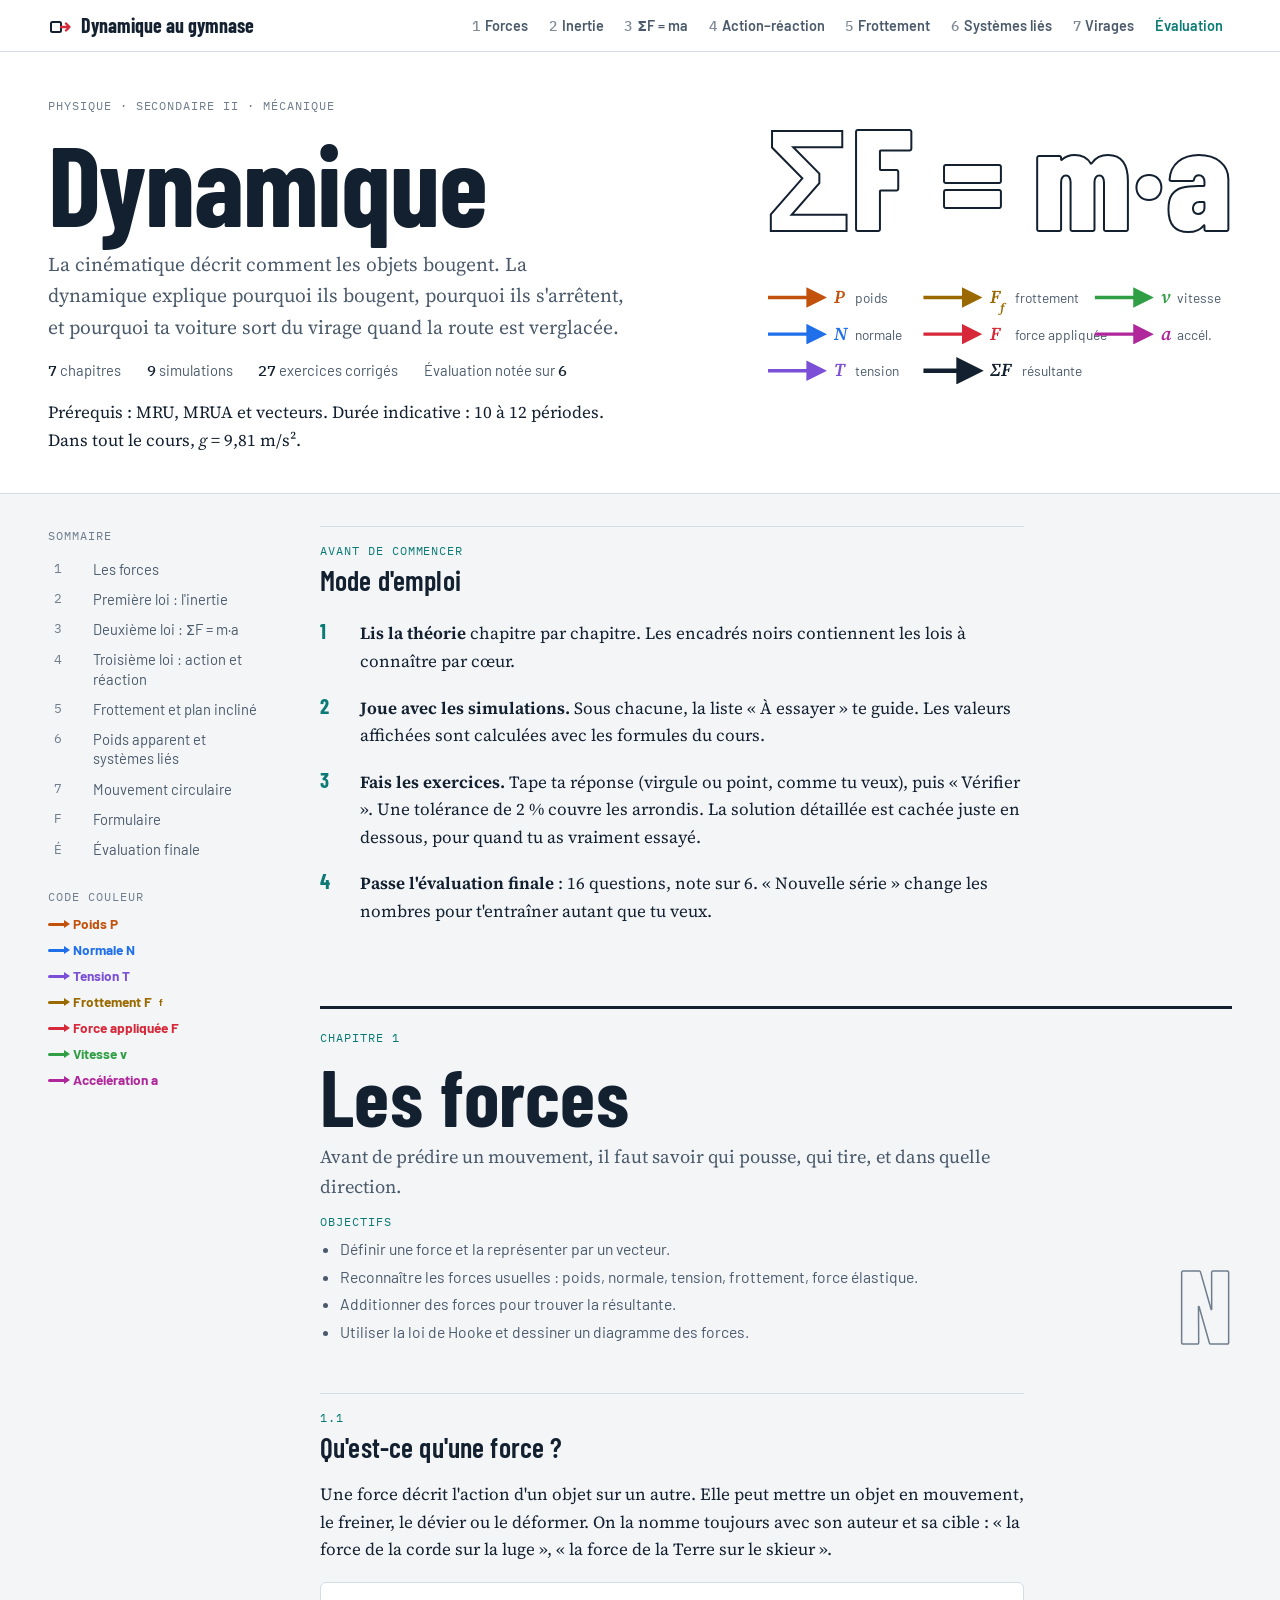
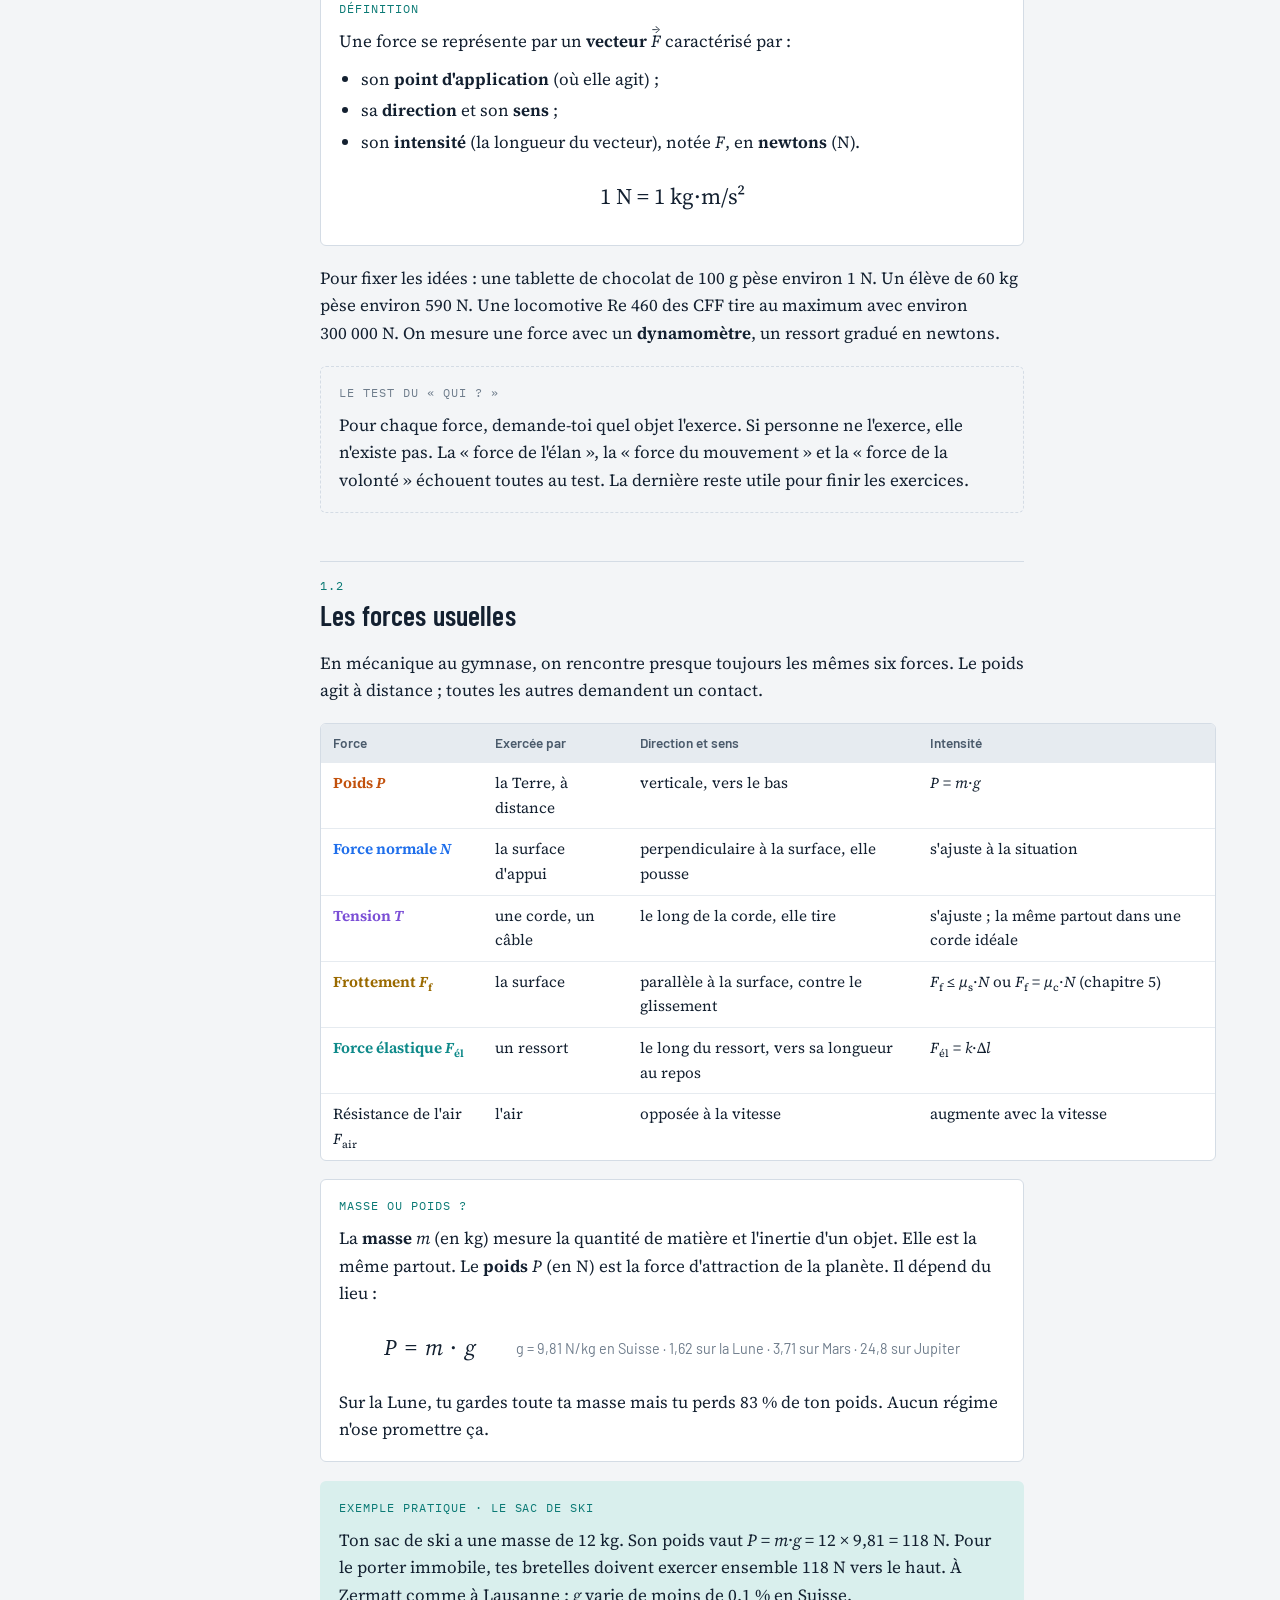
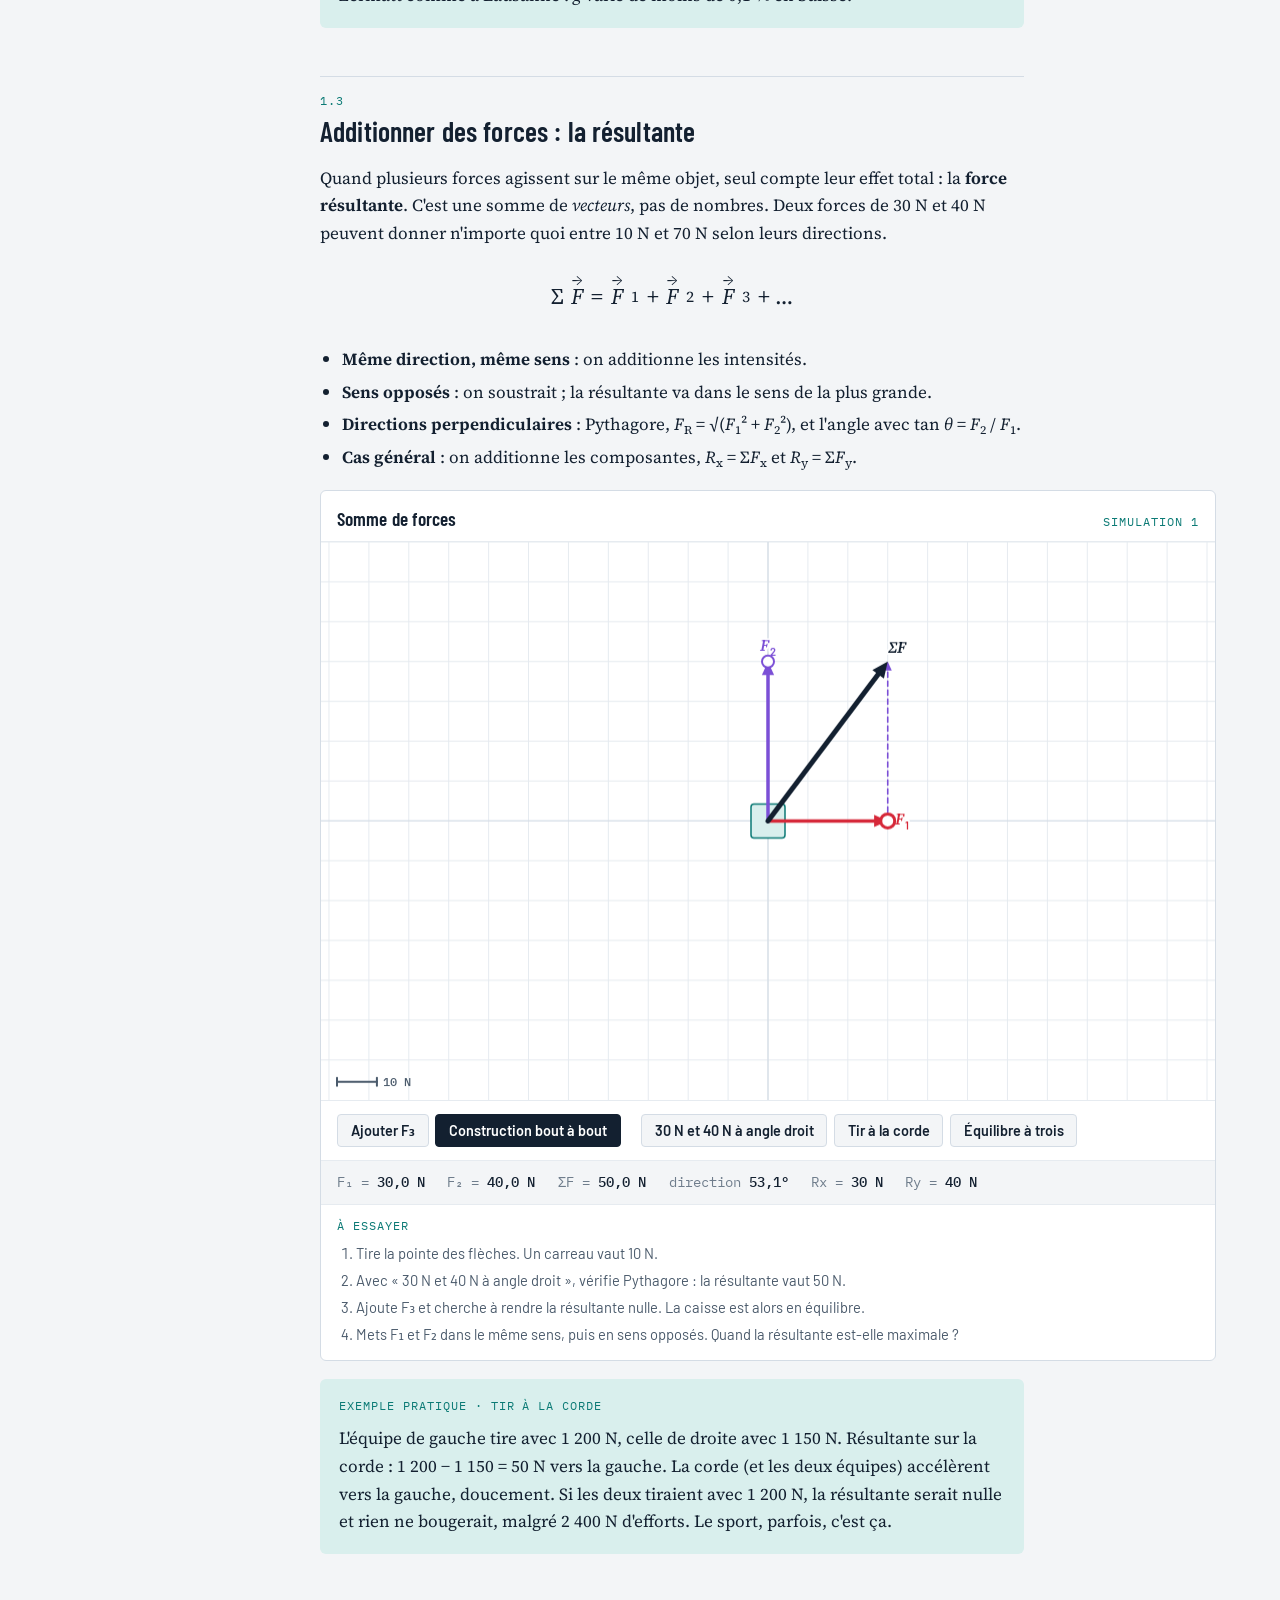
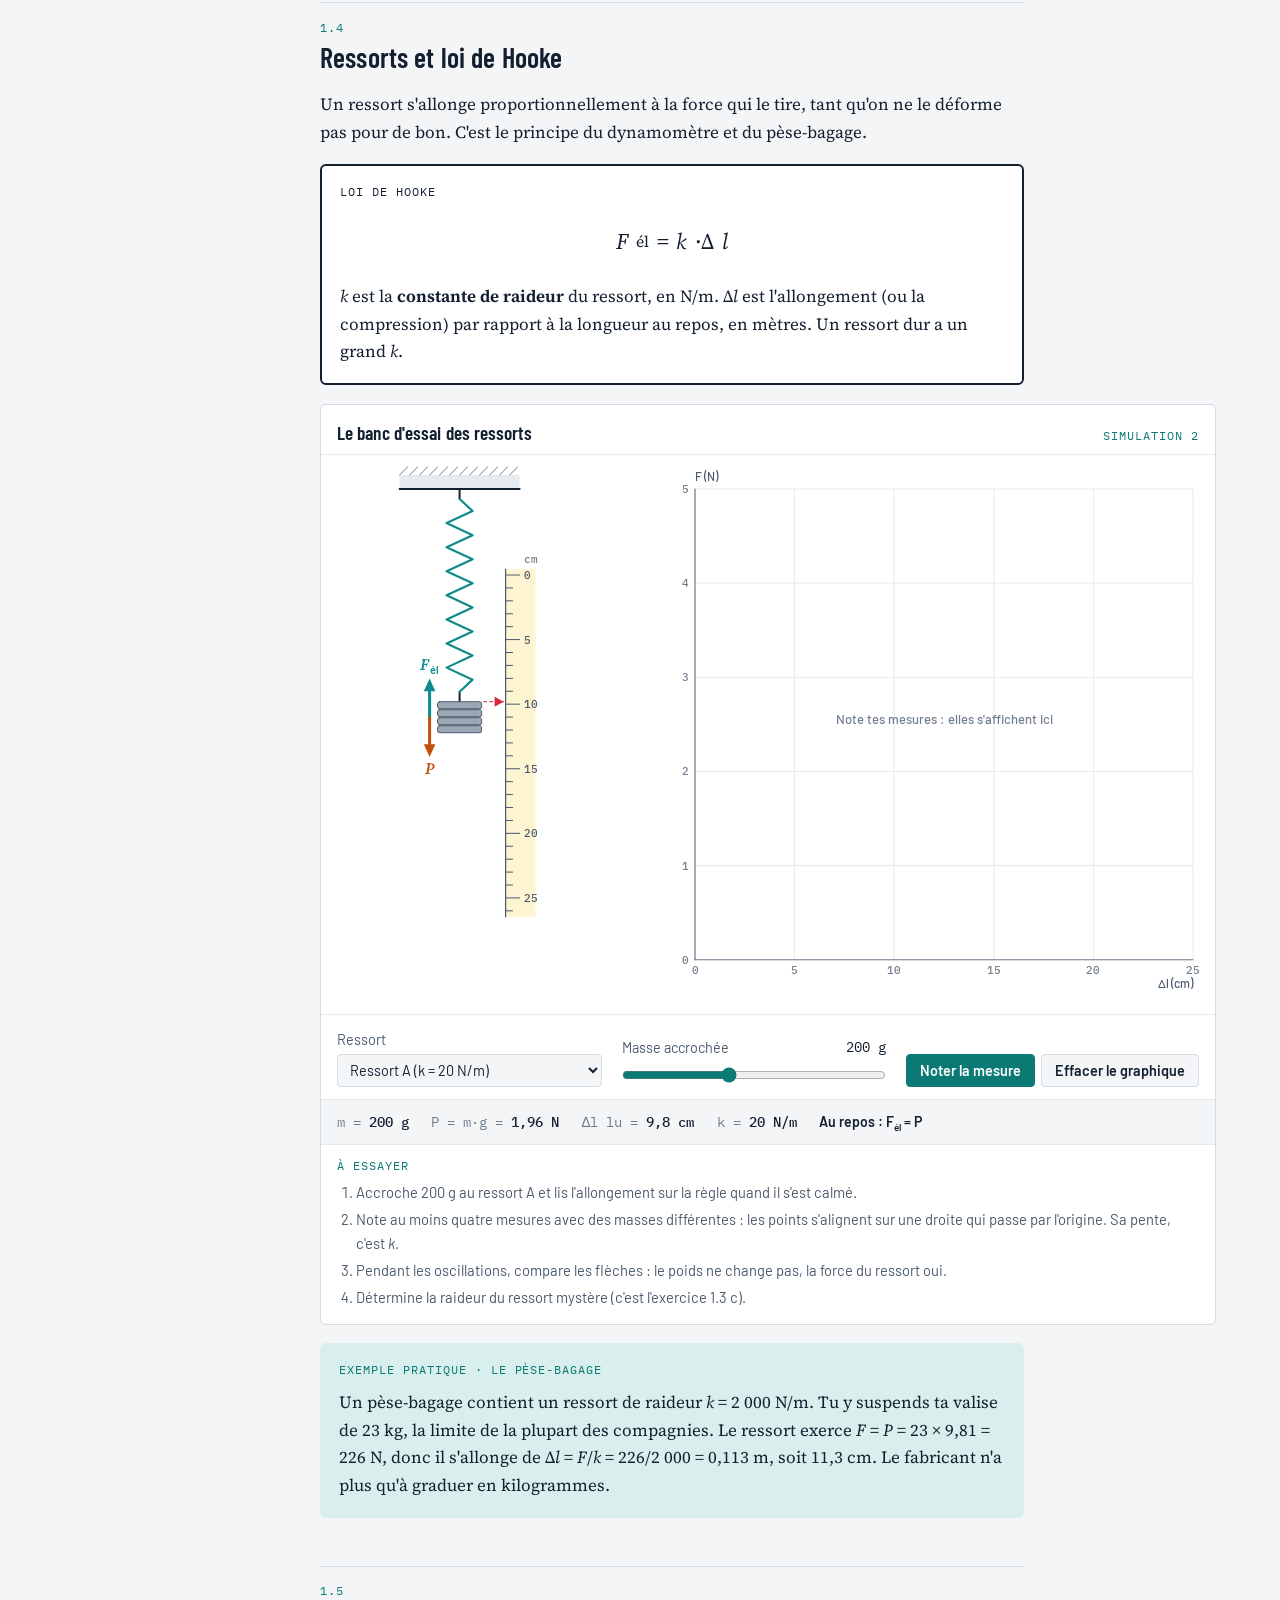
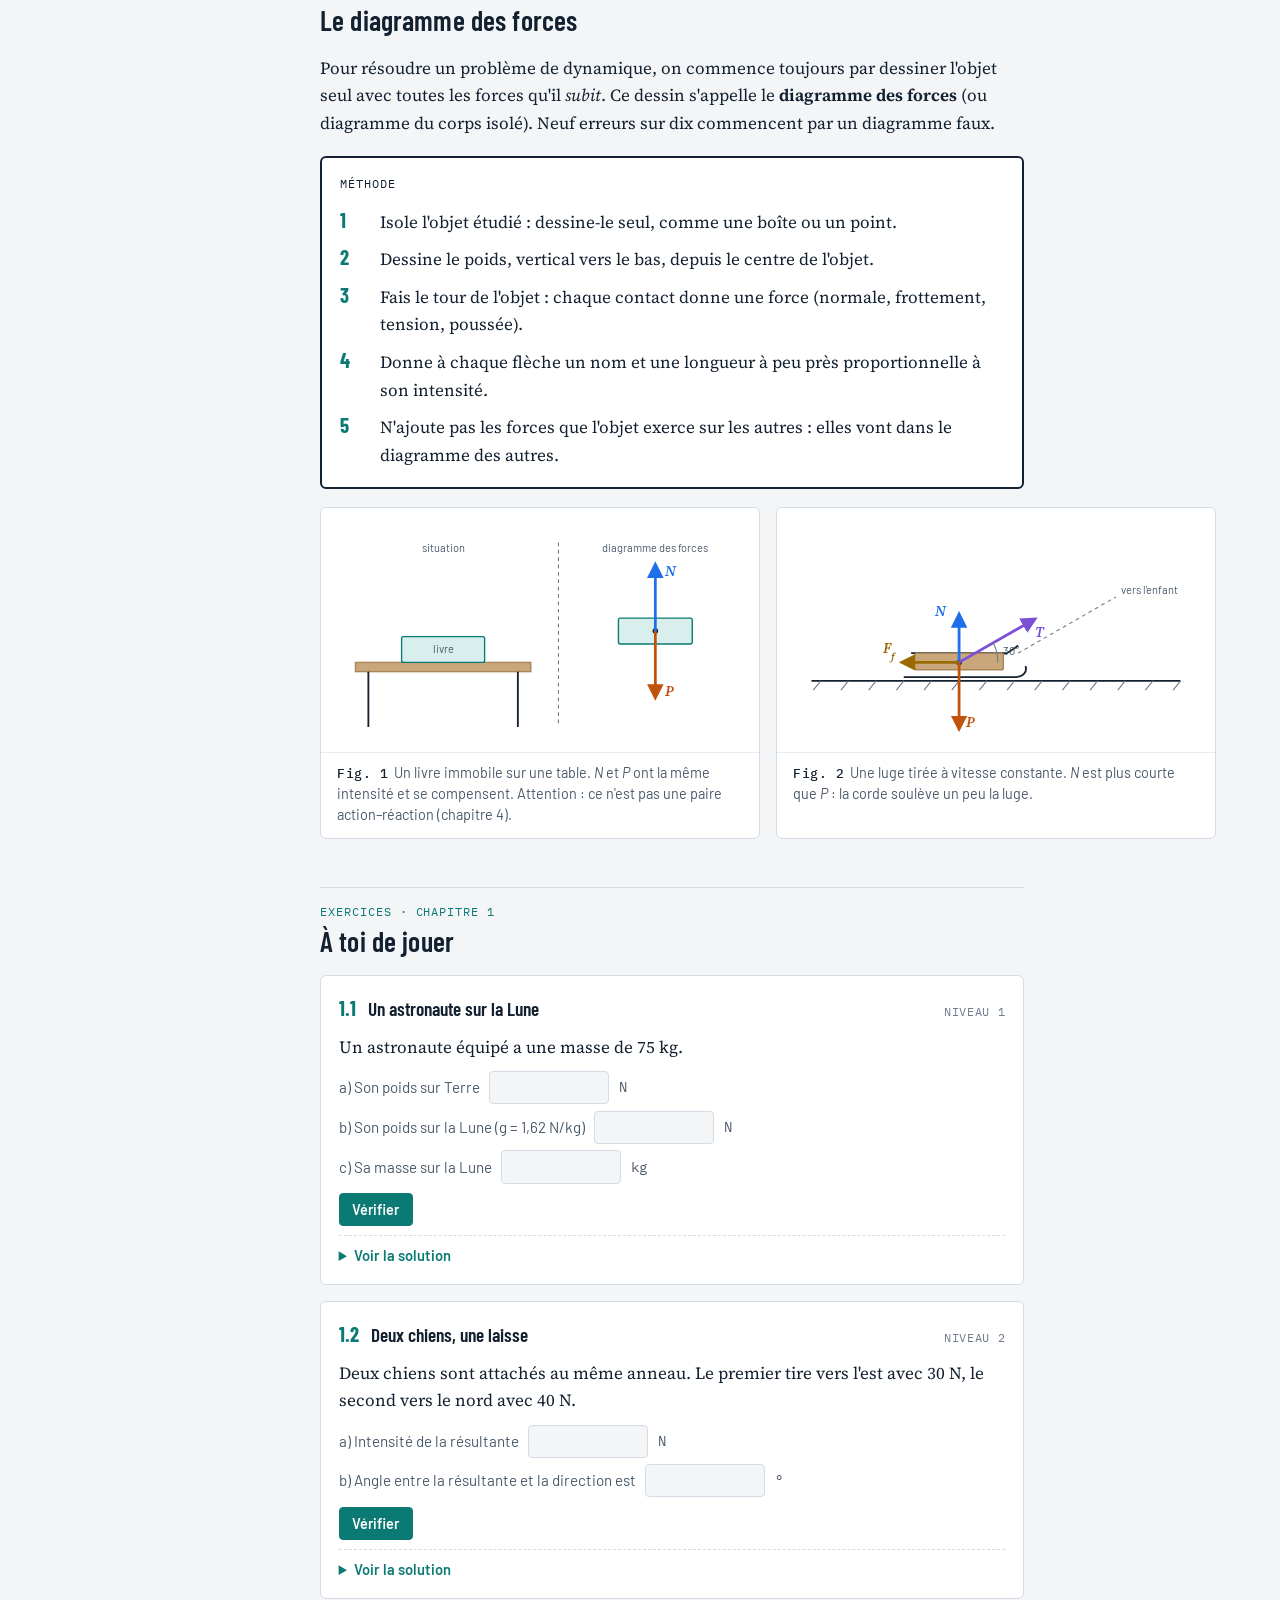
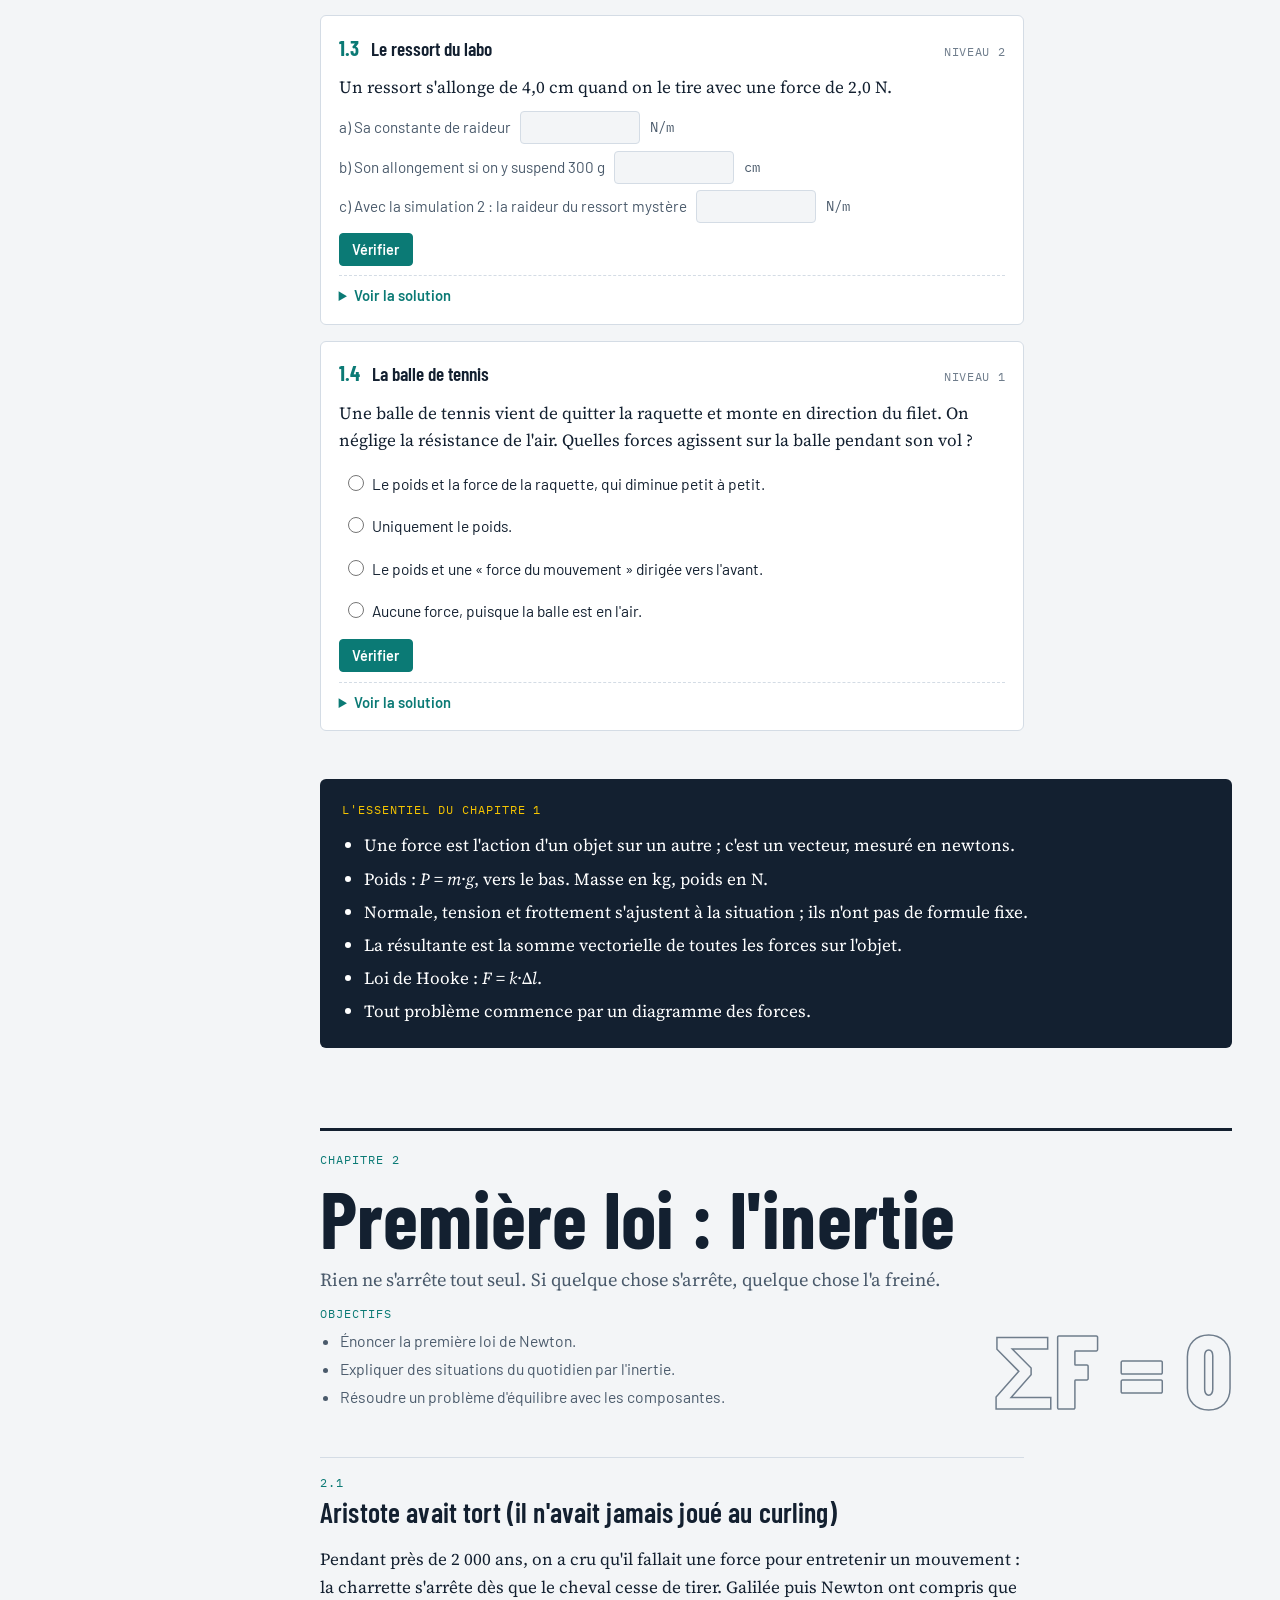
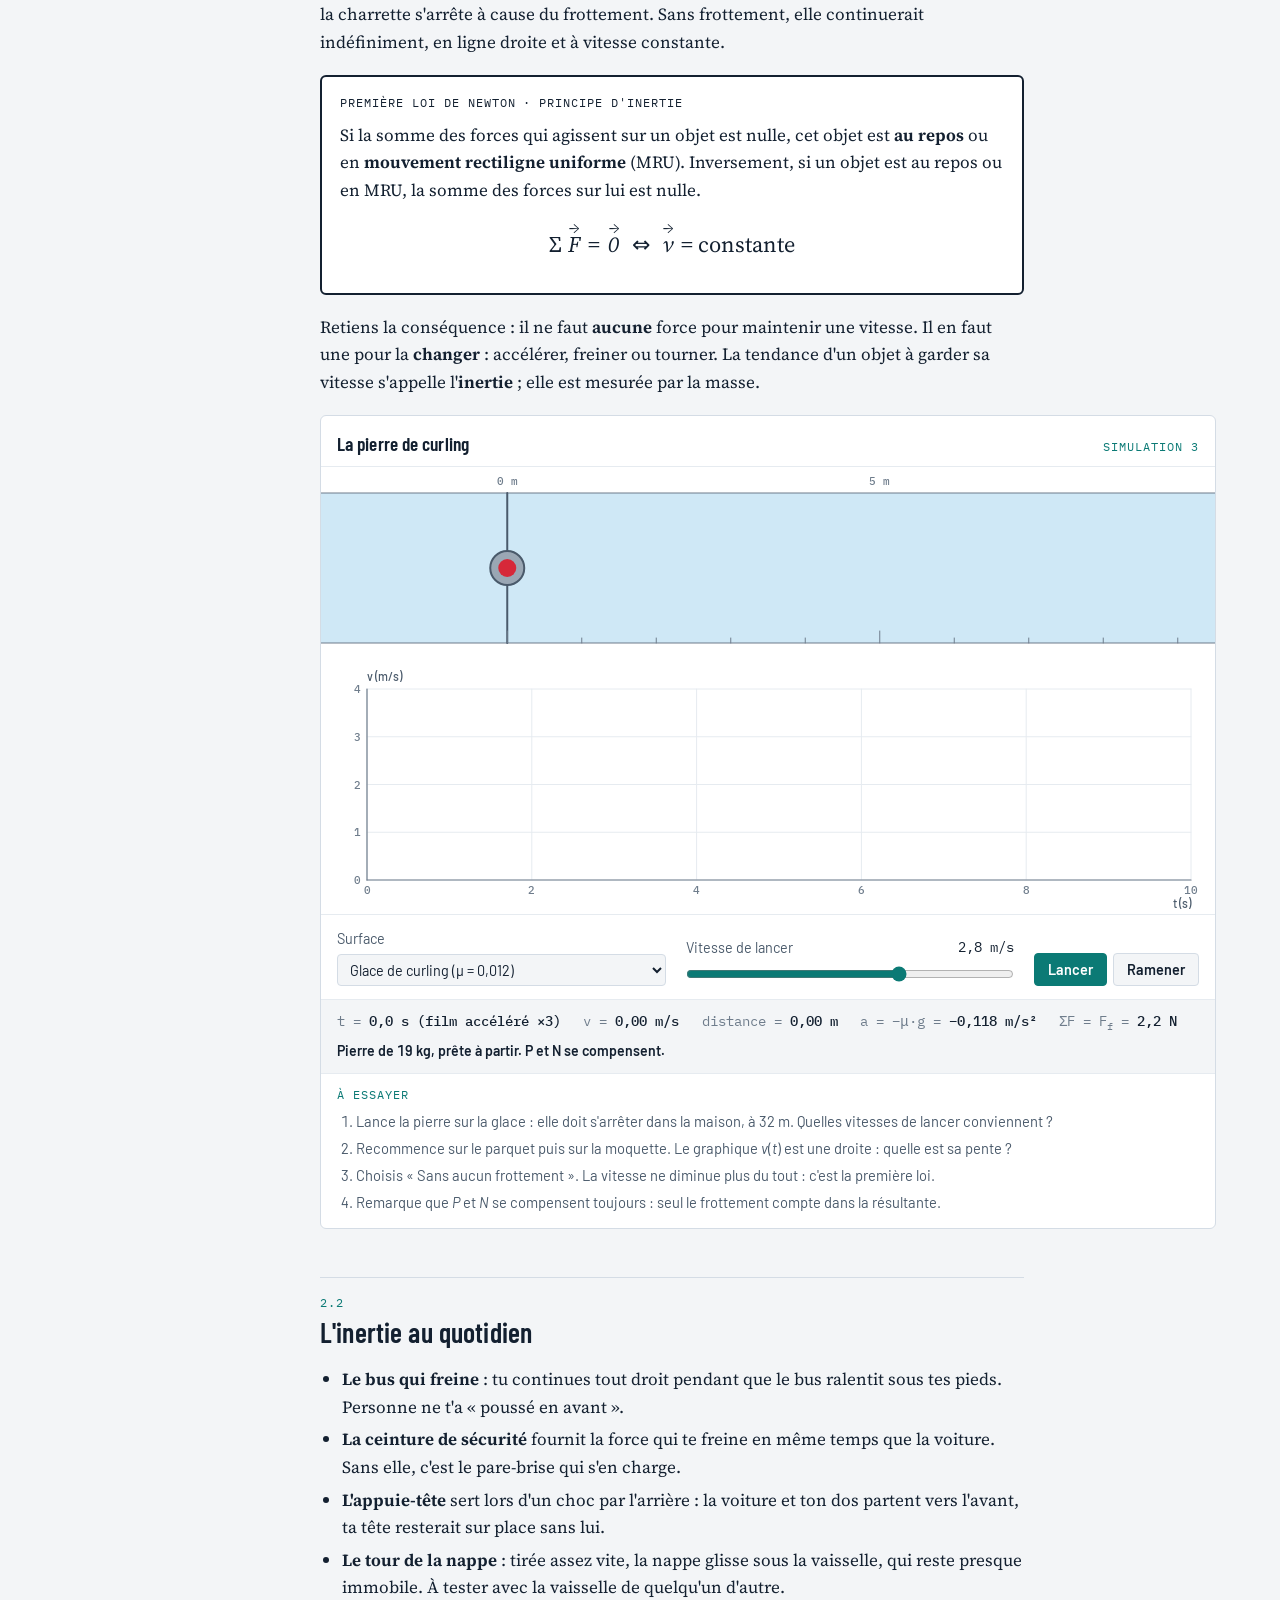
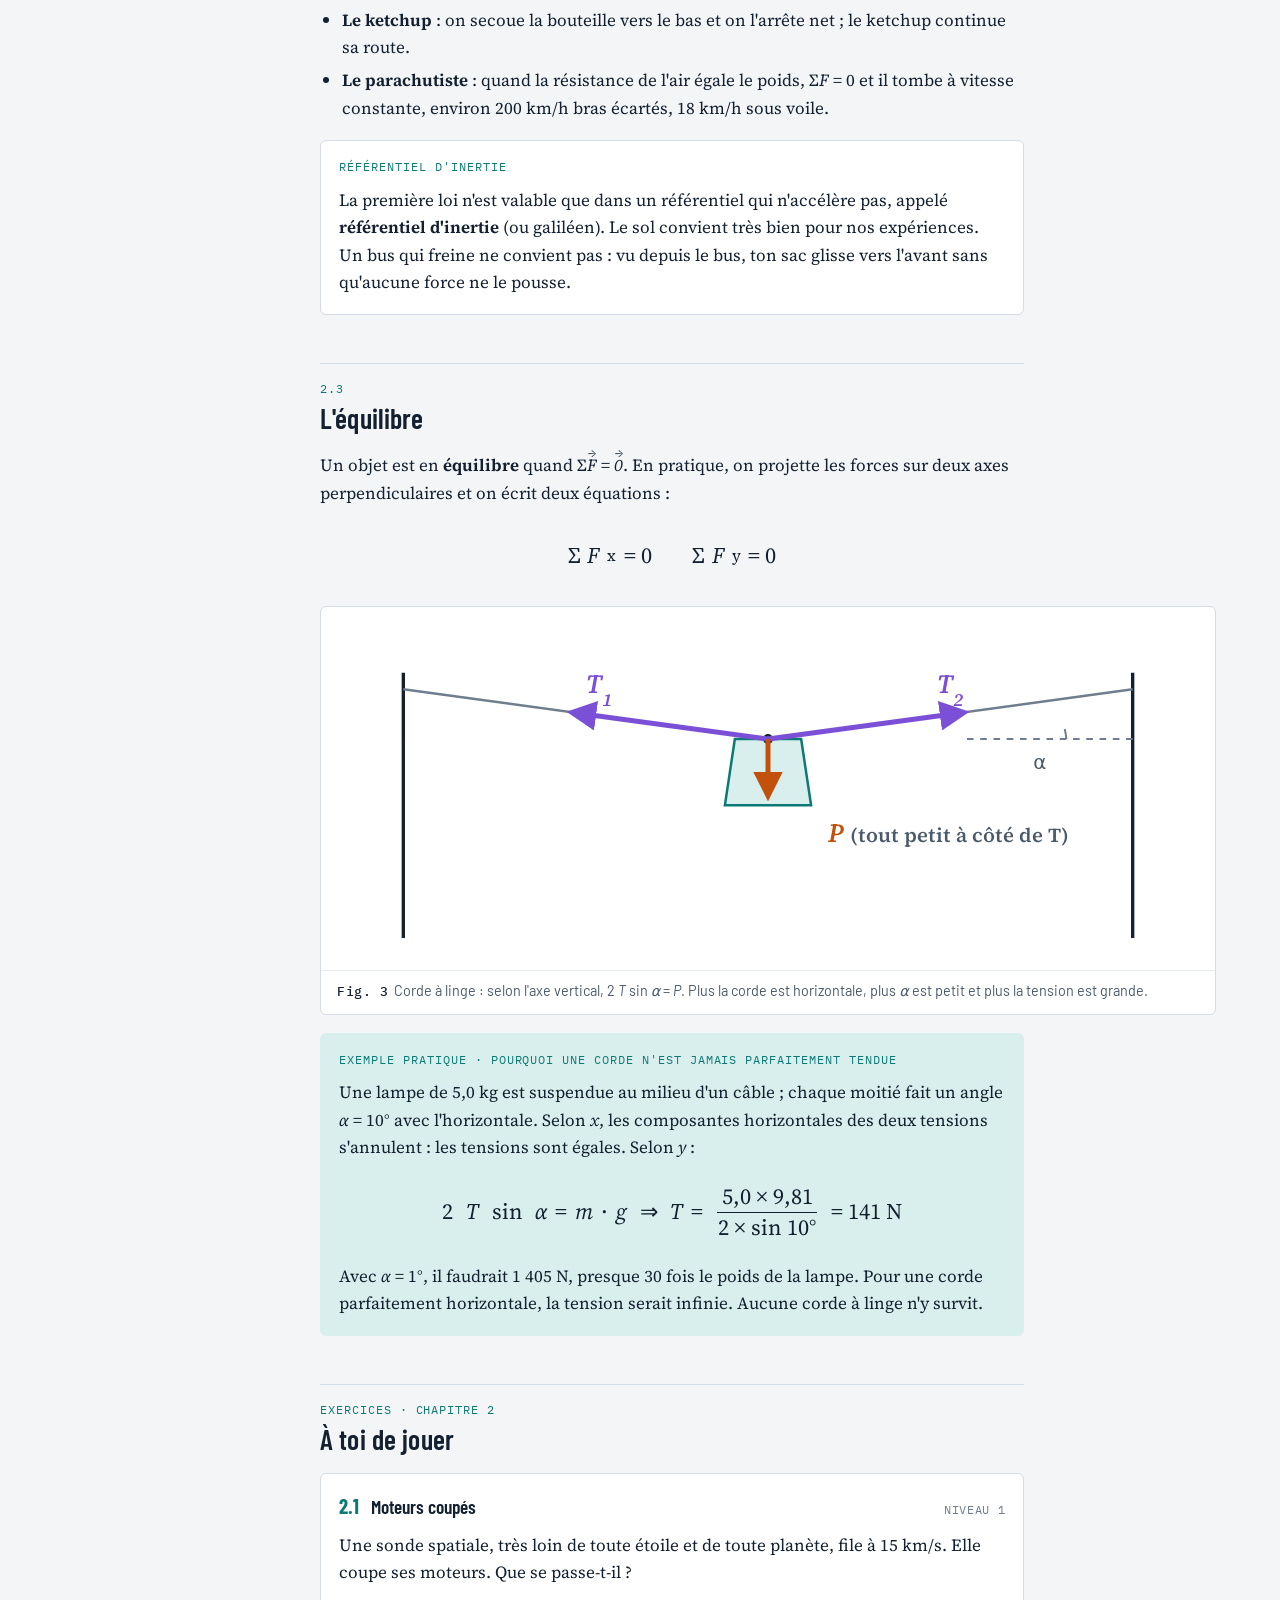
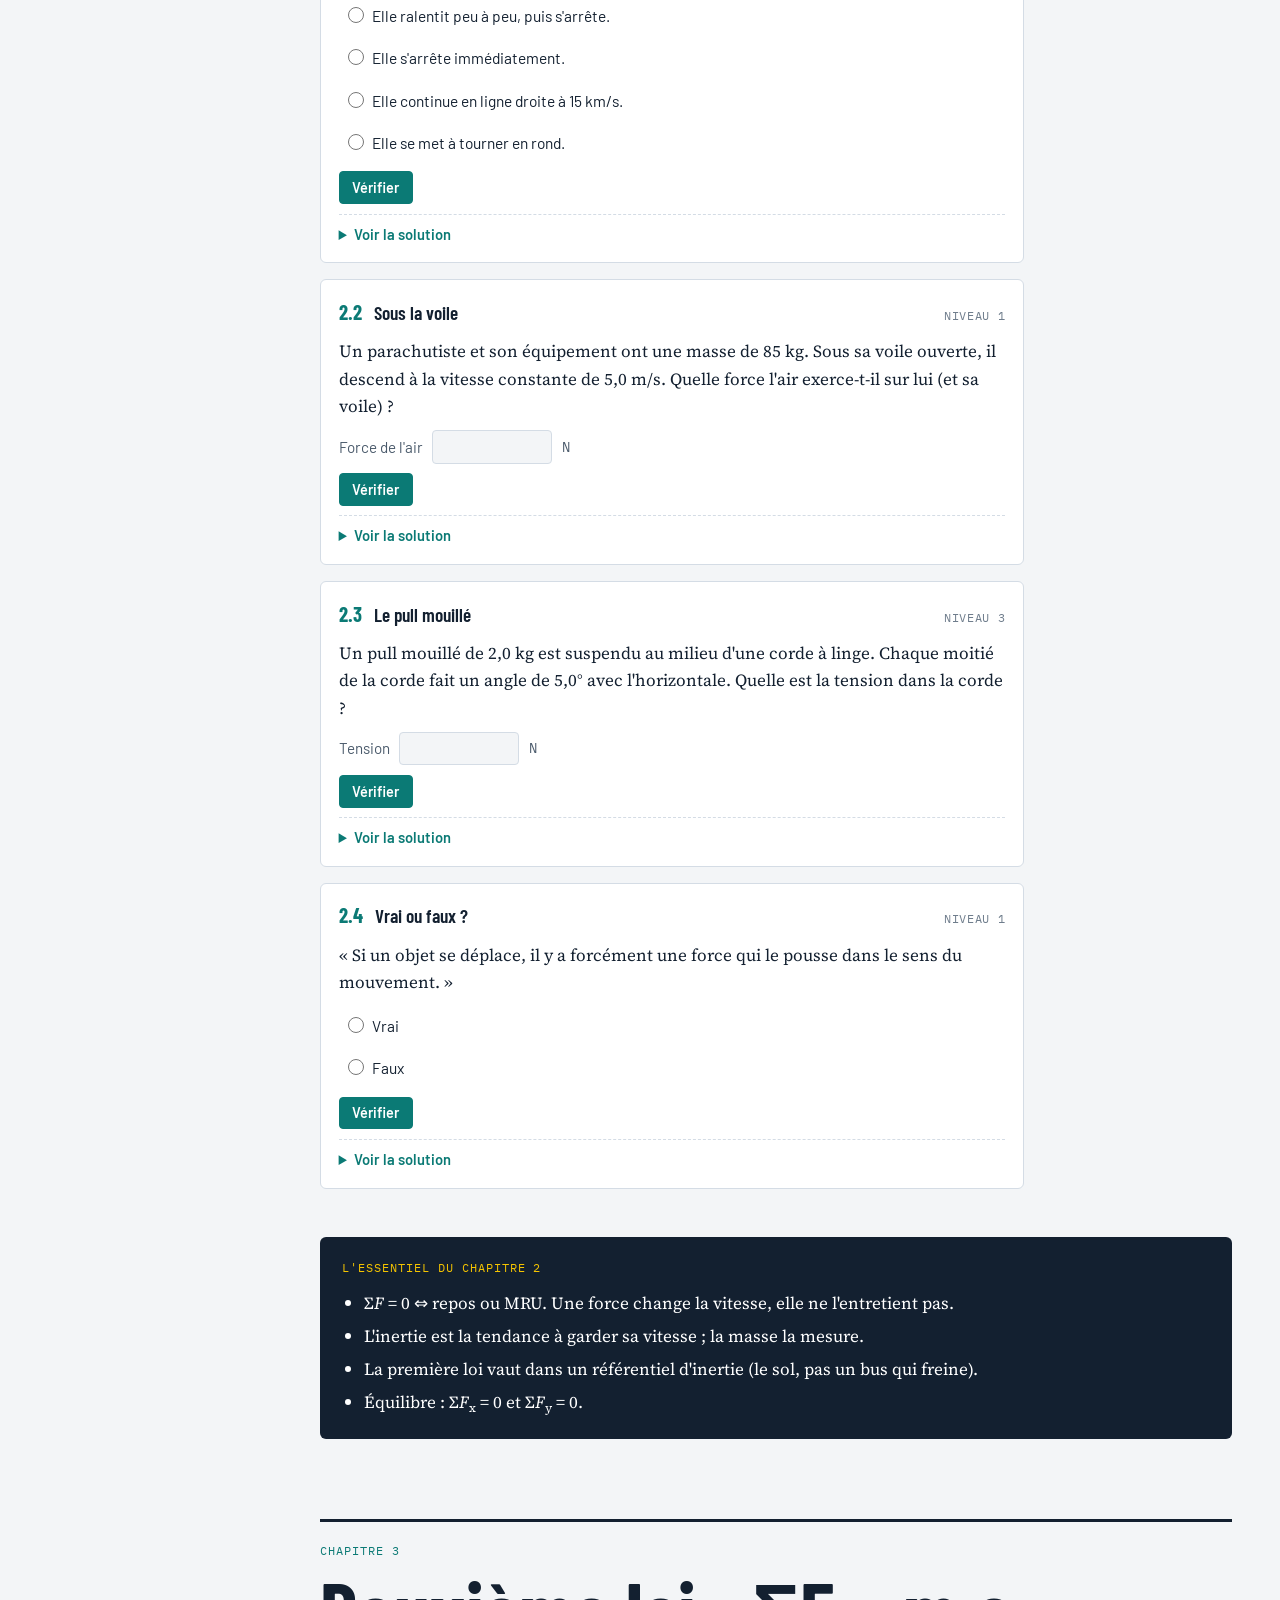
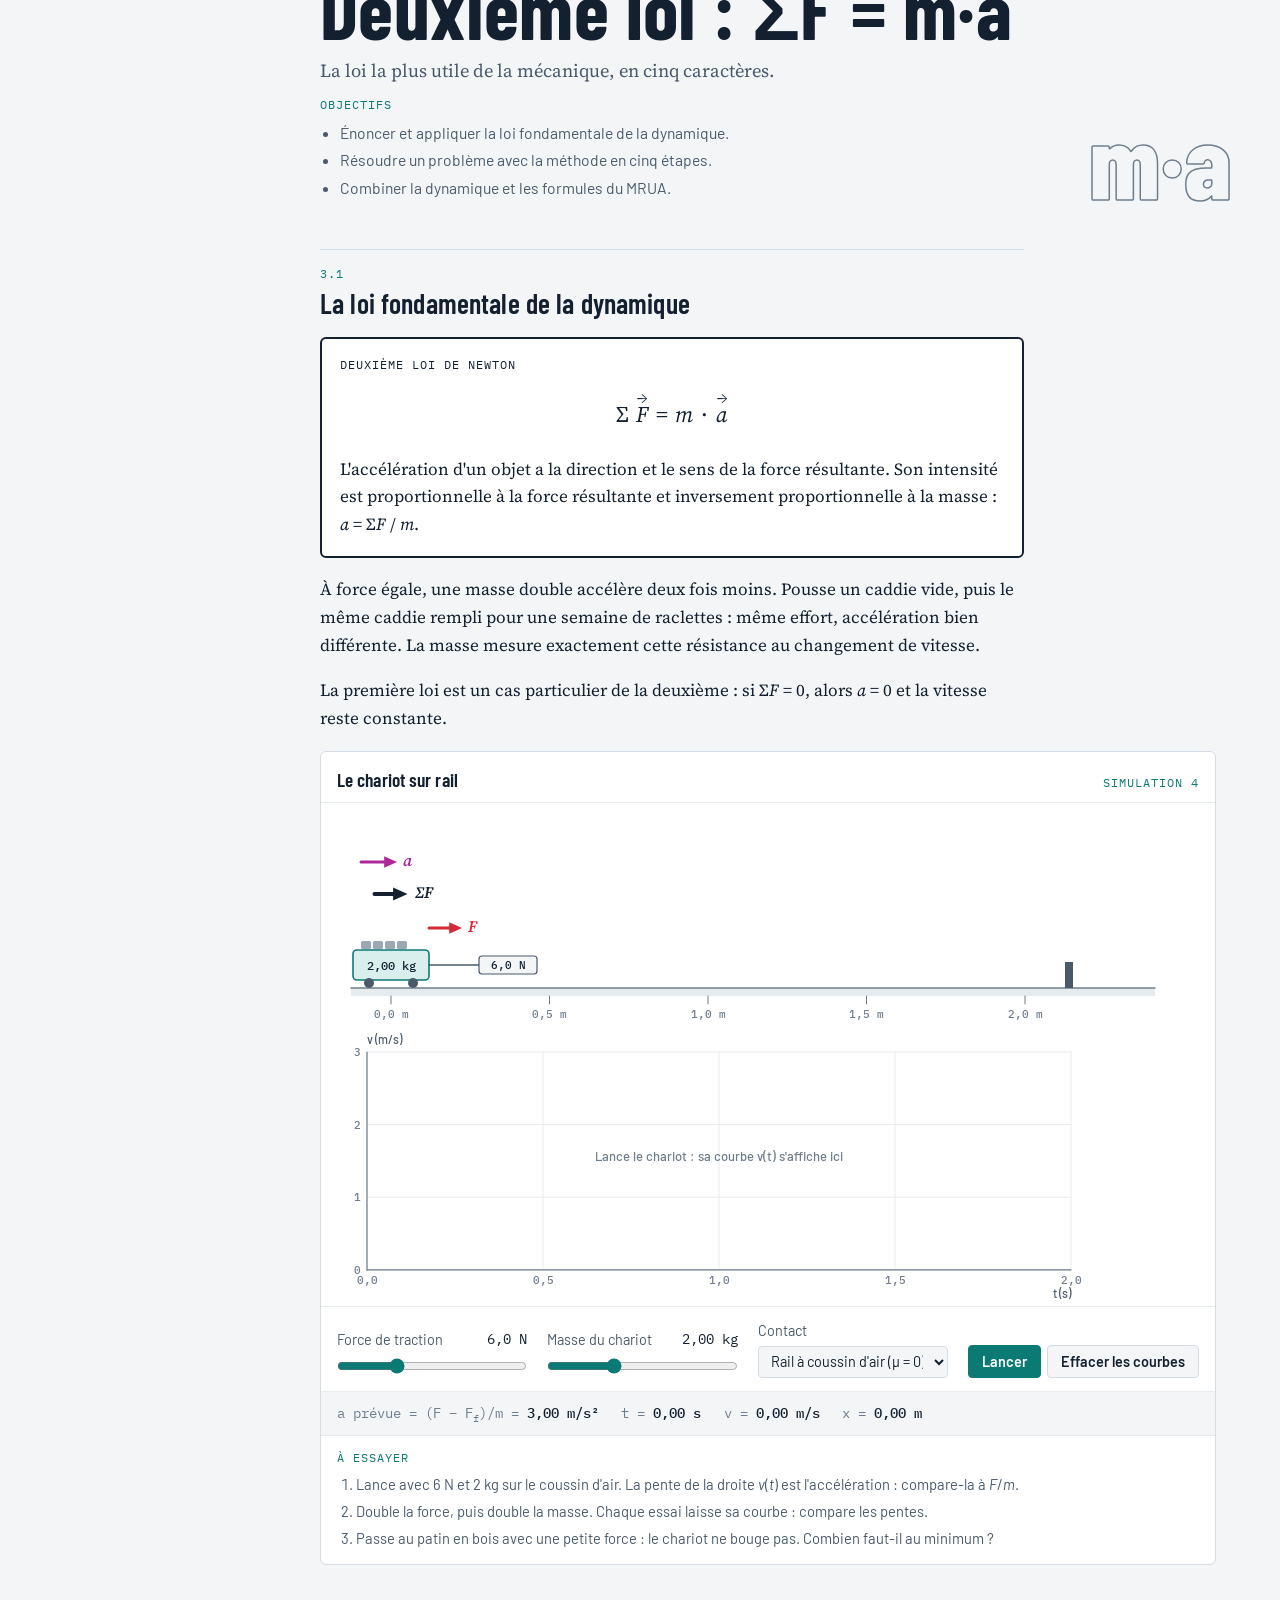
<file: cours-dynamique/index.html>
<!doctype html>
<html lang="fr">
<head>
<meta charset="utf-8">
<meta name="viewport" content="width=device-width, initial-scale=1, viewport-fit=cover">
<title>Dynamique au gymnase</title>
<meta name="claude:viewport-fit-sides" content="cover">
<link rel="preconnect" href="https://fonts.googleapis.com">
<link rel="preconnect" href="https://fonts.gstatic.com" crossorigin>
<link rel="stylesheet" href="https://fonts.googleapis.com/css2?family=Barlow+Condensed:wght@500;600;700;800&family=Barlow:wght@400;500;600&family=IBM+Plex+Mono:wght@400;500&family=Source+Serif+4:ital,opsz,wght@0,8..60,400;0,8..60,600;1,8..60,400&display=swap">
<link rel="stylesheet" href="assets/dynamique.css">
</head>
<body>

<svg width="0" height="0" aria-hidden="true" style="position:absolute">
  <defs>
    <marker id="ah-poids" viewBox="0 0 10 10" refX="8" refY="5" markerWidth="6" markerHeight="6" orient="auto"><path d="M0 0L10 5L0 10z" style="fill:var(--v-poids)"/></marker>
    <marker id="ah-normale" viewBox="0 0 10 10" refX="8" refY="5" markerWidth="6" markerHeight="6" orient="auto"><path d="M0 0L10 5L0 10z" style="fill:var(--v-normale)"/></marker>
    <marker id="ah-frott" viewBox="0 0 10 10" refX="8" refY="5" markerWidth="6" markerHeight="6" orient="auto"><path d="M0 0L10 5L0 10z" style="fill:var(--v-frott)"/></marker>
    <marker id="ah-tension" viewBox="0 0 10 10" refX="8" refY="5" markerWidth="6" markerHeight="6" orient="auto"><path d="M0 0L10 5L0 10z" style="fill:var(--v-tension)"/></marker>
    <marker id="ah-app" viewBox="0 0 10 10" refX="8" refY="5" markerWidth="6" markerHeight="6" orient="auto"><path d="M0 0L10 5L0 10z" style="fill:var(--v-app)"/></marker>
    <marker id="ah-vit" viewBox="0 0 10 10" refX="8" refY="5" markerWidth="6" markerHeight="6" orient="auto"><path d="M0 0L10 5L0 10z" style="fill:var(--v-vit)"/></marker>
    <marker id="ah-acc" viewBox="0 0 10 10" refX="8" refY="5" markerWidth="6" markerHeight="6" orient="auto"><path d="M0 0L10 5L0 10z" style="fill:var(--v-acc)"/></marker>
    <marker id="ah-ink" viewBox="0 0 10 10" refX="8" refY="5" markerWidth="6" markerHeight="6" orient="auto"><path d="M0 0L10 5L0 10z" style="fill:var(--ink)"/></marker>
  </defs>
</svg>

<header class="site-header">
  <div class="site-header__inner">
    <a class="brand" href="#top">
      <svg class="brand__mark" viewBox="0 0 24 24" aria-hidden="true"><rect x="3" y="9" width="10" height="10" rx="1.5" style="fill:none;stroke:var(--ink);stroke-width:2"/><path d="M13 14h7" style="stroke:var(--v-app);stroke-width:2.4;stroke-linecap:round"/><path d="M18 10.5l3.5 3.5-3.5 3.5" style="fill:none;stroke:var(--v-app);stroke-width:2.4;stroke-linecap:round;stroke-linejoin:round"/></svg>
      Dynamique au gymnase
    </a>
    <nav class="chapnav" aria-label="Chapitres">
      <a href="#ch1"><span class="n">1</span><span class="t">Forces</span></a>
      <a href="#ch2"><span class="n">2</span><span class="t">Inertie</span></a>
      <a href="#ch3"><span class="n">3</span><span class="t">ΣF = ma</span></a>
      <a href="#ch4"><span class="n">4</span><span class="t">Action–réaction</span></a>
      <a href="#ch5"><span class="n">5</span><span class="t">Frottement</span></a>
      <a href="#ch6"><span class="n">6</span><span class="t">Systèmes liés</span></a>
      <a href="#ch7"><span class="n">7</span><span class="t">Virages</span></a>
      <a href="#evaluation" class="is-eval"><span class="t">Évaluation</span></a>
    </nav>
  </div>
</header>

<section class="hero" id="top">
  <div class="hero__inner">
    <div class="hero__text">
      <p class="eyebrow">Physique · Secondaire II · Mécanique</p>
      <h1>Dynamique</h1>
      <p class="lead">La cinématique décrit comment les objets bougent. La dynamique explique pourquoi ils bougent, pourquoi ils s'arrêtent, et pourquoi ta voiture sort du virage quand la route est verglacée.</p>
      <div class="hero__facts">
        <span><b>7</b> chapitres</span>
        <span><b>9</b> simulations</span>
        <span><b>27</b> exercices corrigés</span>
        <span>Évaluation notée sur <b>6</b></span>
      </div>
      <p class="hint">Prérequis : MRU, MRUA et vecteurs. Durée indicative : 10 à 12 périodes. Dans tout le cours, <i>g</i> = 9,81&nbsp;m/s².</p>
    </div>
    <div class="hero__law" aria-hidden="true">
      <div class="big">ΣF = m·a</div>
      <svg viewBox="0 0 420 120" class="hero__canvas" role="img" aria-label="Code couleur des vecteurs">
        <g transform="translate(14 10)">
          <line x1="0" y1="12" x2="48" y2="12" style="stroke:var(--v-poids);stroke-width:3" marker-end="url(#ah-poids)"/><text x="58" y="17" class="t-vec" style="fill:var(--v-poids)">P</text><text x="76" y="17" class="t-small">poids</text>
          <line x1="0" y1="44" x2="48" y2="44" style="stroke:var(--v-normale);stroke-width:3" marker-end="url(#ah-normale)"/><text x="58" y="49" class="t-vec" style="fill:var(--v-normale)">N</text><text x="76" y="49" class="t-small">normale</text>
          <line x1="0" y1="76" x2="48" y2="76" style="stroke:var(--v-tension);stroke-width:3" marker-end="url(#ah-tension)"/><text x="58" y="81" class="t-vec" style="fill:var(--v-tension)">T</text><text x="76" y="81" class="t-small">tension</text>
        </g>
        <g transform="translate(150 10)">
          <line x1="0" y1="12" x2="48" y2="12" style="stroke:var(--v-frott);stroke-width:3" marker-end="url(#ah-frott)"/><text x="58" y="17" class="t-vec" style="fill:var(--v-frott)">F<tspan baseline-shift="sub" font-size="11">f</tspan></text><text x="80" y="17" class="t-small">frottement</text>
          <line x1="0" y1="44" x2="48" y2="44" style="stroke:var(--v-app);stroke-width:3" marker-end="url(#ah-app)"/><text x="58" y="49" class="t-vec" style="fill:var(--v-app)">F</text><text x="80" y="49" class="t-small">force appliquée</text>
          <line x1="0" y1="76" x2="48" y2="76" style="stroke:var(--ink);stroke-width:4" marker-end="url(#ah-ink)"/><text x="58" y="81" class="t-vec">ΣF</text><text x="86" y="81" class="t-small">résultante</text>
        </g>
        <g transform="translate(300 10)">
          <line x1="0" y1="12" x2="48" y2="12" style="stroke:var(--v-vit);stroke-width:3" marker-end="url(#ah-vit)"/><text x="58" y="17" class="t-vec" style="fill:var(--v-vit)">v</text><text x="72" y="17" class="t-small">vitesse</text>
          <line x1="0" y1="44" x2="48" y2="44" style="stroke:var(--v-acc);stroke-width:3" marker-end="url(#ah-acc)"/><text x="58" y="49" class="t-vec" style="fill:var(--v-acc)">a</text><text x="72" y="49" class="t-small">accél.</text>
        </g>
      </svg>
    </div>
  </div>
</section>

<div class="layout">
  <details class="toc" id="toc" open>
    <summary class="label">Sommaire</summary>
    <ol>
      <li><a href="#ch1"><span class="n">1</span><span>Les forces</span></a></li>
      <li><a href="#ch2"><span class="n">2</span><span>Première loi : l'inertie</span></a></li>
      <li><a href="#ch3"><span class="n">3</span><span>Deuxième loi : ΣF = m·a</span></a></li>
      <li><a href="#ch4"><span class="n">4</span><span>Troisième loi : action et réaction</span></a></li>
      <li><a href="#ch5"><span class="n">5</span><span>Frottement et plan incliné</span></a></li>
      <li><a href="#ch6"><span class="n">6</span><span>Poids apparent et systèmes liés</span></a></li>
      <li><a href="#ch7"><span class="n">7</span><span>Mouvement circulaire</span></a></li>
      <li><a href="#formulaire"><span class="n">F</span><span>Formulaire</span></a></li>
      <li><a href="#evaluation"><span class="n">É</span><span>Évaluation finale</span></a></li>
    </ol>
    <div class="toc__legend">
      <span class="label">Code couleur</span>
      <span class="swatch c-poids"><i style="background:currentColor"></i>Poids P</span>
      <span class="swatch c-normale"><i style="background:currentColor"></i>Normale N</span>
      <span class="swatch c-tension"><i style="background:currentColor"></i>Tension T</span>
      <span class="swatch c-frott"><i style="background:currentColor"></i>Frottement F<sub>f</sub></span>
      <span class="swatch c-app"><i style="background:currentColor"></i>Force appliquée F</span>
      <span class="swatch c-vit"><i style="background:currentColor"></i>Vitesse v</span>
      <span class="swatch c-acc"><i style="background:currentColor"></i>Accélération a</span>
    </div>
  </details>

  <main class="content">

    <section class="section" id="mode-emploi">
      <div class="section-head"><span class="label">Avant de commencer</span><h3>Mode d'emploi</h3></div>
      <ol class="steps">
        <li><span><strong>Lis la théorie</strong> chapitre par chapitre. Les encadrés noirs contiennent les lois à connaître par cœur.</span></li>
        <li><span><strong>Joue avec les simulations.</strong> Sous chacune, la liste « À essayer » te guide. Les valeurs affichées sont calculées avec les formules du cours.</span></li>
        <li><span><strong>Fais les exercices.</strong> Tape ta réponse (virgule ou point, comme tu veux), puis « Vérifier ». Une tolérance de 2&nbsp;% couvre les arrondis. La solution détaillée est cachée juste en dessous, pour quand tu as vraiment essayé.</span></li>
        <li><span><strong>Passe l'évaluation finale</strong> : 16 questions, note sur 6. « Nouvelle série » change les nombres pour t'entraîner autant que tu veux.</span></li>
      </ol>
    </section>

    <!-- ================================================================
         CHAPITRE 1
         ================================================================ -->
    <article class="chapter" id="ch1" data-chapter="1">
      <header class="chapter-head">
        <div class="chapter-head__text">
          <span class="label">Chapitre 1</span>
          <h2>Les forces</h2>
          <p class="lead">Avant de prédire un mouvement, il faut savoir qui pousse, qui tire, et dans quelle direction.</p>
          <div class="objectifs"><span class="label">Objectifs</span>
            <ul>
              <li>Définir une force et la représenter par un vecteur.</li>
              <li>Reconnaître les forces usuelles : poids, normale, tension, frottement, force élastique.</li>
              <li>Additionner des forces pour trouver la résultante.</li>
              <li>Utiliser la loi de Hooke et dessiner un diagramme des forces.</li>
            </ul>
          </div>
        </div>
        <div class="chapter-head__sym" aria-hidden="true">N</div>
      </header>

      <section class="section" id="s1-1">
        <div class="section-head"><span class="label">1.1</span><h3>Qu'est-ce qu'une force ?</h3></div>
        <p>Une force décrit l'action d'un objet sur un autre. Elle peut mettre un objet en mouvement, le freiner, le dévier ou le déformer. On la nomme toujours avec son auteur et sa cible : « la force de la corde sur la luge », « la force de la Terre sur le skieur ».</p>
        <div class="box box--def">
          <span class="label">Définition</span>
          <p>Une force se représente par un <strong>vecteur</strong> <span class="vec">F</span> caractérisé par :</p>
          <ul>
            <li>son <strong>point d'application</strong> (où elle agit) ;</li>
            <li>sa <strong>direction</strong> et son <strong>sens</strong> ;</li>
            <li>son <strong>intensité</strong> (la longueur du vecteur), notée <i>F</i>, en <strong>newtons</strong> (N).</li>
          </ul>
          <p class="formula"><span class="eq">1&nbsp;N = 1&nbsp;kg·m/s²</span></p>
        </div>
        <p>Pour fixer les idées : une tablette de chocolat de 100&nbsp;g pèse environ 1&nbsp;N. Un élève de 60&nbsp;kg pèse environ 590&nbsp;N. Une locomotive Re&nbsp;460 des CFF tire au maximum avec environ 300&nbsp;000&nbsp;N. On mesure une force avec un <strong>dynamomètre</strong>, un ressort gradué en newtons.</p>
        <div class="box box--fun">
          <span class="label">Le test du « qui ? »</span>
          <p>Pour chaque force, demande-toi quel objet l'exerce. Si personne ne l'exerce, elle n'existe pas. La « force de l'élan », la « force du mouvement » et la « force de la volonté » échouent toutes au test. La dernière reste utile pour finir les exercices.</p>
        </div>
      </section>

      <section class="section" id="s1-2">
        <div class="section-head"><span class="label">1.2</span><h3>Les forces usuelles</h3></div>
        <p>En mécanique au gymnase, on rencontre presque toujours les mêmes six forces. Le poids agit à distance ; toutes les autres demandent un contact.</p>
        <div class="table-wrap wide">
          <table class="data-table">
            <thead><tr><th>Force</th><th>Exercée par</th><th>Direction et sens</th><th>Intensité</th></tr></thead>
            <tbody>
              <tr><td><span class="c-poids">Poids <i>P</i></span></td><td>la Terre, à distance</td><td>verticale, vers le bas</td><td><i>P</i> = <i>m</i>·<i>g</i></td></tr>
              <tr><td><span class="c-normale">Force normale <i>N</i></span></td><td>la surface d'appui</td><td>perpendiculaire à la surface, elle pousse</td><td>s'ajuste à la situation</td></tr>
              <tr><td><span class="c-tension">Tension <i>T</i></span></td><td>une corde, un câble</td><td>le long de la corde, elle tire</td><td>s'ajuste ; la même partout dans une corde idéale</td></tr>
              <tr><td><span class="c-frott">Frottement <i>F</i><sub>f</sub></span></td><td>la surface</td><td>parallèle à la surface, contre le glissement</td><td><i>F</i><sub>f</sub> ≤ <i>μ</i><sub>s</sub>·<i>N</i> ou <i>F</i><sub>f</sub> = <i>μ</i><sub>c</sub>·<i>N</i> (chapitre 5)</td></tr>
              <tr><td><span class="c-ressort">Force élastique <i>F</i><sub>él</sub></span></td><td>un ressort</td><td>le long du ressort, vers sa longueur au repos</td><td><i>F</i><sub>él</sub> = <i>k</i>·Δ<i>l</i></td></tr>
              <tr><td>Résistance de l'air <i>F</i><sub>air</sub></td><td>l'air</td><td>opposée à la vitesse</td><td>augmente avec la vitesse</td></tr>
            </tbody>
          </table>
        </div>
        <div class="box box--def">
          <span class="label">Masse ou poids ?</span>
          <p>La <strong>masse</strong> <i>m</i> (en kg) mesure la quantité de matière et l'inertie d'un objet. Elle est la même partout. Le <strong>poids</strong> <i>P</i> (en N) est la force d'attraction de la planète. Il dépend du lieu :</p>
          <p class="formula"><span class="eq"><i>P</i> = <i>m</i>·<i>g</i></span><span class="note">g = 9,81 N/kg en Suisse · 1,62 sur la Lune · 3,71 sur Mars · 24,8 sur Jupiter</span></p>
          <p>Sur la Lune, tu gardes toute ta masse mais tu perds 83&nbsp;% de ton poids. Aucun régime n'ose promettre ça.</p>
        </div>
        <div class="box box--ex">
          <span class="label">Exemple pratique · le sac de ski</span>
          <p>Ton sac de ski a une masse de 12&nbsp;kg. Son poids vaut <span class="math"><i>P</i> = <i>m</i>·<i>g</i> = 12 × 9,81 = 118&nbsp;N</span>. Pour le porter immobile, tes bretelles doivent exercer ensemble 118&nbsp;N vers le haut. À Zermatt comme à Lausanne : <i>g</i> varie de moins de 0,1&nbsp;% en Suisse.</p>
        </div>
      </section>

      <section class="section" id="s1-3">
        <div class="section-head"><span class="label">1.3</span><h3>Additionner des forces : la résultante</h3></div>
        <p>Quand plusieurs forces agissent sur le même objet, seul compte leur effet total : la <strong>force résultante</strong>. C'est une somme de <em>vecteurs</em>, pas de nombres. Deux forces de 30&nbsp;N et 40&nbsp;N peuvent donner n'importe quoi entre 10&nbsp;N et 70&nbsp;N selon leurs directions.</p>
        <p class="formula"><span class="eq">Σ<span class="vec">F</span> = <span class="vec">F</span><sub>1</sub> + <span class="vec">F</span><sub>2</sub> + <span class="vec">F</span><sub>3</sub> + …</span></p>
        <ul>
          <li><strong>Même direction, même sens</strong> : on additionne les intensités.</li>
          <li><strong>Sens opposés</strong> : on soustrait ; la résultante va dans le sens de la plus grande.</li>
          <li><strong>Directions perpendiculaires</strong> : Pythagore, <span class="math"><i>F</i><sub>R</sub> = √(<i>F</i><sub>1</sub>² + <i>F</i><sub>2</sub>²)</span>, et l'angle avec tan <i>θ</i> = <i>F</i><sub>2</sub> / <i>F</i><sub>1</sub>.</li>
          <li><strong>Cas général</strong> : on additionne les composantes, <span class="math"><i>R</i><sub>x</sub> = Σ<i>F</i><sub>x</sub></span> et <span class="math"><i>R</i><sub>y</sub> = Σ<i>F</i><sub>y</sub></span>.</li>
        </ul>

        <figure class="sim wide" id="sim-somme" data-sim="somme">
          <div class="sim__head"><h4>Somme de forces</h4><span class="label">Simulation 1</span></div>
          <div class="sim__stage"><canvas class="sim-canvas is-drag" id="cv-somme" style="--ar: 16 / 10; --ar-m: 1 / 1" aria-label="Forces appliquées sur une caisse, à déplacer en tirant leur pointe. La résultante est dessinée en noir."></canvas></div>
          <div class="controls">
            <div class="btns">
              <button class="btn" type="button" id="somme-f3" aria-pressed="false">Ajouter F₃</button>
              <button class="btn" type="button" id="somme-chain" aria-pressed="true">Construction bout à bout</button>
            </div>
            <div class="btns">
              <button class="btn" type="button" data-preset="perp">30 N et 40 N à angle droit</button>
              <button class="btn" type="button" data-preset="corde">Tir à la corde</button>
              <button class="btn" type="button" data-preset="equi">Équilibre à trois</button>
            </div>
          </div>
          <div class="readouts" id="somme-out" aria-live="polite"></div>
          <div class="essayer"><span class="label">À essayer</span>
            <ol>
              <li>Tire la pointe des flèches. Un carreau vaut 10&nbsp;N.</li>
              <li>Avec « 30 N et 40 N à angle droit », vérifie Pythagore : la résultante vaut 50&nbsp;N.</li>
              <li>Ajoute F₃ et cherche à rendre la résultante nulle. La caisse est alors en équilibre.</li>
              <li>Mets F₁ et F₂ dans le même sens, puis en sens opposés. Quand la résultante est-elle maximale ?</li>
            </ol>
          </div>
        </figure>

        <div class="box box--ex">
          <span class="label">Exemple pratique · tir à la corde</span>
          <p>L'équipe de gauche tire avec 1&nbsp;200&nbsp;N, celle de droite avec 1&nbsp;150&nbsp;N. Résultante sur la corde : 1&nbsp;200 − 1&nbsp;150 = 50&nbsp;N vers la gauche. La corde (et les deux équipes) accélèrent vers la gauche, doucement. Si les deux tiraient avec 1&nbsp;200&nbsp;N, la résultante serait nulle et rien ne bougerait, malgré 2&nbsp;400&nbsp;N d'efforts. Le sport, parfois, c'est ça.</p>
        </div>
      </section>

      <section class="section" id="s1-4">
        <div class="section-head"><span class="label">1.4</span><h3>Ressorts et loi de Hooke</h3></div>
        <p>Un ressort s'allonge proportionnellement à la force qui le tire, tant qu'on ne le déforme pas pour de bon. C'est le principe du dynamomètre et du pèse-bagage.</p>
        <div class="box box--loi">
          <span class="label">Loi de Hooke</span>
          <p class="formula"><span class="eq"><i>F</i><sub>él</sub> = <i>k</i>·Δ<i>l</i></span></p>
          <p><i>k</i> est la <strong>constante de raideur</strong> du ressort, en N/m. Δ<i>l</i> est l'allongement (ou la compression) par rapport à la longueur au repos, en mètres. Un ressort dur a un grand <i>k</i>.</p>
        </div>

        <figure class="sim wide" id="sim-hooke" data-sim="hooke">
          <div class="sim__head"><h4>Le banc d'essai des ressorts</h4><span class="label">Simulation 2</span></div>
          <div class="sim__stage"><canvas class="sim-canvas" id="cv-hooke" style="--ar: 16 / 10; --ar-m: 4 / 5" aria-label="Un ressort vertical auquel on accroche des masses, une règle graduée et un graphique force en fonction de l'allongement."></canvas></div>
          <div class="controls">
            <div class="ctrl"><label for="hooke-ressort">Ressort</label>
              <select id="hooke-ressort">
                <option value="20">Ressort A (k = 20 N/m)</option>
                <option value="50">Ressort B (k = 50 N/m)</option>
                <option value="mystere">Ressort mystère (k = ?)</option>
              </select>
            </div>
            <div class="ctrl"><label for="hooke-m">Masse accrochée <output id="hooke-m-out">200 g</output></label><input type="range" id="hooke-m" min="0" max="500" step="50" value="200"></div>
            <div class="btns">
              <button class="btn btn--primary" type="button" id="hooke-noter">Noter la mesure</button>
              <button class="btn" type="button" id="hooke-effacer">Effacer le graphique</button>
            </div>
          </div>
          <div class="readouts" id="hooke-out" aria-live="polite"></div>
          <div class="essayer"><span class="label">À essayer</span>
            <ol>
              <li>Accroche 200&nbsp;g au ressort A et lis l'allongement sur la règle quand il s'est calmé.</li>
              <li>Note au moins quatre mesures avec des masses différentes : les points s'alignent sur une droite qui passe par l'origine. Sa pente, c'est <i>k</i>.</li>
              <li>Pendant les oscillations, compare les flèches : le poids ne change pas, la force du ressort oui.</li>
              <li>Détermine la raideur du ressort mystère (c'est l'exercice 1.3 c).</li>
            </ol>
          </div>
        </figure>

        <div class="box box--ex">
          <span class="label">Exemple pratique · le pèse-bagage</span>
          <p>Un pèse-bagage contient un ressort de raideur <i>k</i> = 2&nbsp;000&nbsp;N/m. Tu y suspends ta valise de 23&nbsp;kg, la limite de la plupart des compagnies. Le ressort exerce <i>F</i> = <i>P</i> = 23 × 9,81 = 226&nbsp;N, donc il s'allonge de <span class="math">Δ<i>l</i> = <i>F</i>/<i>k</i> = 226/2&nbsp;000 = 0,113&nbsp;m</span>, soit 11,3&nbsp;cm. Le fabricant n'a plus qu'à graduer en kilogrammes.</p>
        </div>
      </section>

      <section class="section" id="s1-5">
        <div class="section-head"><span class="label">1.5</span><h3>Le diagramme des forces</h3></div>
        <p>Pour résoudre un problème de dynamique, on commence toujours par dessiner l'objet seul avec toutes les forces qu'il <em>subit</em>. Ce dessin s'appelle le <strong>diagramme des forces</strong> (ou diagramme du corps isolé). Neuf erreurs sur dix commencent par un diagramme faux.</p>
        <div class="box box--loi">
          <span class="label">Méthode</span>
          <ol class="steps">
            <li><span>Isole l'objet étudié : dessine-le seul, comme une boîte ou un point.</span></li>
            <li><span>Dessine le poids, vertical vers le bas, depuis le centre de l'objet.</span></li>
            <li><span>Fais le tour de l'objet : chaque contact donne une force (normale, frottement, tension, poussée).</span></li>
            <li><span>Donne à chaque flèche un nom et une longueur à peu près proportionnelle à son intensité.</span></li>
            <li><span>N'ajoute pas les forces que l'objet exerce sur les autres : elles vont dans le diagramme des autres.</span></li>
          </ol>
        </div>
        <div class="fig-row wide">
          <figure class="fig" id="fig-livre">
            <div class="fig__body">
              <svg viewBox="0 0 440 230" role="img" aria-label="Un livre posé sur une table, puis le livre isolé avec son poids vers le bas et la force normale vers le haut, de même longueur.">
                <rect x="20" y="150" width="190" height="10" class="wood"/>
                <path d="M34 160v60M196 160v60" class="ink"/>
                <rect x="70" y="122" width="90" height="28" rx="2" style="fill:var(--accent-soft);stroke:var(--accent);stroke-width:1.5"/>
                <text x="115" y="140" text-anchor="middle" class="t-small">livre</text>
                <text x="115" y="30" text-anchor="middle" class="t-small">situation</text>
                <line x1="240" y1="20" x2="240" y2="220" class="ink-3 dash"/>
                <text x="345" y="30" text-anchor="middle" class="t-small">diagramme des forces</text>
                <rect x="305" y="102" width="80" height="28" rx="2" style="fill:var(--accent-soft);stroke:var(--accent);stroke-width:1.5"/>
                <circle cx="345" cy="116" r="3" style="fill:var(--ink)"/>
                <line x1="345" y1="116" x2="345" y2="44" style="stroke:var(--v-normale);stroke-width:3" marker-end="url(#ah-normale)"/>
                <text x="356" y="56" class="t-vec" style="fill:var(--v-normale)">N</text>
                <line x1="345" y1="116" x2="345" y2="188" style="stroke:var(--v-poids);stroke-width:3" marker-end="url(#ah-poids)"/>
                <text x="356" y="186" class="t-vec" style="fill:var(--v-poids)">P</text>
              </svg>
            </div>
            <figcaption><b>Fig. 1</b>Un livre immobile sur une table. <i>N</i> et <i>P</i> ont la même intensité et se compensent. Attention : ce n'est pas une paire action–réaction (chapitre 4).</figcaption>
          </figure>
          <figure class="fig" id="fig-luge">
            <div class="fig__body">
              <svg viewBox="0 0 440 230" role="img" aria-label="Une luge tirée par une corde inclinée de 30 degrés : poids vers le bas, normale vers le haut plus courte que le poids, tension le long de la corde, frottement vers l'arrière.">
                <line x1="20" y1="170" x2="420" y2="170" class="ink"/>
                <path d="M30 170l-8 10M60 170l-8 10M90 170l-8 10M120 170l-8 10M150 170l-8 10M180 170l-8 10M210 170l-8 10M240 170l-8 10M270 170l-8 10M300 170l-8 10M330 170l-8 10M360 170l-8 10M390 170l-8 10M420 170l-8 10" class="ink-3"/>
                <path d="M128 140h104l12 -8M120 166h120c10 0 14 -6 12 -12" class="ink"/>
                <rect x="132" y="140" width="96" height="18" rx="2" class="wood"/>
                <line x1="244" y1="140" x2="350" y2="79" class="ink-3 dash"/>
                <text x="356" y="76" class="t-small">vers l'enfant</text>
                <circle cx="180" cy="150" r="3" style="fill:var(--ink)"/>
                <line x1="180" y1="150" x2="180" y2="222" style="stroke:var(--v-poids);stroke-width:3" marker-end="url(#ah-poids)"/>
                <text x="188" y="220" class="t-vec" style="fill:var(--v-poids)">P</text>
                <line x1="180" y1="150" x2="180" y2="98" style="stroke:var(--v-normale);stroke-width:3" marker-end="url(#ah-normale)"/>
                <text x="166" y="100" class="t-vec" style="fill:var(--v-normale)" text-anchor="end">N</text>
                <line x1="180" y1="150" x2="262" y2="103" style="stroke:var(--v-tension);stroke-width:3" marker-end="url(#ah-tension)"/>
                <text x="262" y="122" class="t-vec" style="fill:var(--v-tension)">T</text>
                <line x1="180" y1="150" x2="118" y2="150" style="stroke:var(--v-frott);stroke-width:3" marker-end="url(#ah-frott)"/>
                <text x="98" y="140" class="t-vec" style="fill:var(--v-frott)">F<tspan baseline-shift="sub" font-size="11">f</tspan></text>
                <path d="M222 150a42 42 0 0 0 -5 -21" class="ink-3"/>
                <text x="228" y="142" class="t-small">30°</text>
              </svg>
            </div>
            <figcaption><b>Fig. 2</b>Une luge tirée à vitesse constante. <i>N</i> est plus courte que <i>P</i> : la corde soulève un peu la luge.</figcaption>
          </figure>
        </div>
      </section>

      <section class="section" id="ex1">
        <div class="section-head"><span class="label">Exercices · chapitre 1</span><h3>À toi de jouer</h3></div>
        <ol class="exos">
          <li class="exo" id="ex-1-1">
            <div class="exo__head"><span class="exo__num">1.1</span><span class="exo__title">Un astronaute sur la Lune</span><span class="niveau">Niveau 1</span></div>
            <p>Un astronaute équipé a une masse de 75&nbsp;kg.</p>
            <div class="answer" data-ans="735.75"><label for="a11a">a) Son poids sur Terre</label><input type="text" id="a11a" inputmode="decimal" autocomplete="off"><span class="unit">N</span></div>
            <div class="answer" data-ans="121.5"><label for="a11b">b) Son poids sur la Lune (g = 1,62&nbsp;N/kg)</label><input type="text" id="a11b" inputmode="decimal" autocomplete="off"><span class="unit">N</span></div>
            <div class="answer" data-ans="75"><label for="a11c">c) Sa masse sur la Lune</label><input type="text" id="a11c" inputmode="decimal" autocomplete="off"><span class="unit">kg</span></div>
            <div class="check-row"><button class="btn btn--primary" type="button" data-check>Vérifier</button><span class="fb" aria-live="polite"></span></div>
            <details class="solution"><summary>Voir la solution</summary><div>
              <p>a) <span class="math"><i>P</i> = <i>m</i>·<i>g</i> = 75 × 9,81 = 736&nbsp;N</span>.</p>
              <p>b) <span class="math"><i>P</i><sub>Lune</sub> = 75 × 1,62 = 122&nbsp;N</span>, six fois moins.</p>
              <p>c) La masse ne dépend pas du lieu : toujours 75&nbsp;kg. Il sautera plus haut, mais il aura autant de peine à se mettre en mouvement (même inertie).</p>
            </div></details>
          </li>
          <li class="exo" id="ex-1-2">
            <div class="exo__head"><span class="exo__num">1.2</span><span class="exo__title">Deux chiens, une laisse</span><span class="niveau">Niveau 2</span></div>
            <p>Deux chiens sont attachés au même anneau. Le premier tire vers l'est avec 30&nbsp;N, le second vers le nord avec 40&nbsp;N.</p>
            <div class="answer" data-ans="50"><label for="a12a">a) Intensité de la résultante</label><input type="text" id="a12a" inputmode="decimal" autocomplete="off"><span class="unit">N</span></div>
            <div class="answer" data-ans="53.13"><label for="a12b">b) Angle entre la résultante et la direction est</label><input type="text" id="a12b" inputmode="decimal" autocomplete="off"><span class="unit">°</span></div>
            <div class="check-row"><button class="btn btn--primary" type="button" data-check>Vérifier</button><span class="fb" aria-live="polite"></span></div>
            <details class="solution"><summary>Voir la solution</summary><div>
              <p>Les forces sont perpendiculaires : <span class="math"><i>F</i><sub>R</sub> = √(30² + 40²) = √2&nbsp;500 = 50&nbsp;N</span>.</p>
              <p>Angle : <span class="math">tan <i>θ</i> = 40/30</span>, donc <i>θ</i> = 53,1° au nord de l'est. Tu peux le vérifier avec la simulation 1.</p>
            </div></details>
          </li>
          <li class="exo" id="ex-1-3">
            <div class="exo__head"><span class="exo__num">1.3</span><span class="exo__title">Le ressort du labo</span><span class="niveau">Niveau 2</span></div>
            <p>Un ressort s'allonge de 4,0&nbsp;cm quand on le tire avec une force de 2,0&nbsp;N.</p>
            <div class="answer" data-ans="50"><label for="a13a">a) Sa constante de raideur</label><input type="text" id="a13a" inputmode="decimal" autocomplete="off"><span class="unit">N/m</span></div>
            <div class="answer" data-ans="5.886"><label for="a13b">b) Son allongement si on y suspend 300&nbsp;g</label><input type="text" id="a13b" inputmode="decimal" autocomplete="off"><span class="unit">cm</span></div>
            <div class="answer" data-ans="32"><label for="a13c">c) Avec la simulation 2 : la raideur du ressort mystère</label><input type="text" id="a13c" inputmode="decimal" autocomplete="off"><span class="unit">N/m</span></div>
            <div class="check-row"><button class="btn btn--primary" type="button" data-check>Vérifier</button><span class="fb" aria-live="polite"></span></div>
            <details class="solution"><summary>Voir la solution</summary><div>
              <p>a) Attention aux unités : 4,0&nbsp;cm = 0,040&nbsp;m. <span class="math"><i>k</i> = <i>F</i>/Δ<i>l</i> = 2,0/0,040 = 50&nbsp;N/m</span>.</p>
              <p>b) <span class="math"><i>F</i> = <i>m</i>·<i>g</i> = 0,300 × 9,81 = 2,94&nbsp;N</span>, puis <span class="math">Δ<i>l</i> = <i>F</i>/<i>k</i> = 2,94/50 = 0,0589&nbsp;m = 5,9&nbsp;cm</span>.</p>
              <p>c) Avec 250&nbsp;g, on lit environ 7,7&nbsp;cm : <span class="math"><i>k</i> = 0,250 × 9,81 / 0,077 ≈ 32&nbsp;N/m</span>. Avec plusieurs mesures, la pente du graphique donne la même valeur.</p>
            </div></details>
          </li>
          <li class="exo" id="ex-1-4">
            <div class="exo__head"><span class="exo__num">1.4</span><span class="exo__title">La balle de tennis</span><span class="niveau">Niveau 1</span></div>
            <p>Une balle de tennis vient de quitter la raquette et monte en direction du filet. On néglige la résistance de l'air. Quelles forces agissent sur la balle pendant son vol ?</p>
            <ul class="qcm" data-ans="b">
              <li><label><input type="radio" name="q14" value="a"><span>Le poids et la force de la raquette, qui diminue petit à petit.</span></label></li>
              <li><label><input type="radio" name="q14" value="b"><span>Uniquement le poids.</span></label></li>
              <li><label><input type="radio" name="q14" value="c"><span>Le poids et une « force du mouvement » dirigée vers l'avant.</span></label></li>
              <li><label><input type="radio" name="q14" value="d"><span>Aucune force, puisque la balle est en l'air.</span></label></li>
            </ul>
            <div class="check-row"><button class="btn btn--primary" type="button" data-check>Vérifier</button><span class="fb" aria-live="polite"></span></div>
            <details class="solution"><summary>Voir la solution</summary><div>
              <p>Réponse b. Test du « qui ? » : une fois la balle partie, la raquette ne la touche plus, elle ne peut donc plus exercer de force. Seule la Terre agit encore, à distance. La balle avance par inertie (chapitre 2), pas grâce à une force.</p>
            </div></details>
          </li>
        </ol>
      </section>

      <aside class="essentiel">
        <span class="label">L'essentiel du chapitre 1</span>
        <ul>
          <li>Une force est l'action d'un objet sur un autre ; c'est un vecteur, mesuré en newtons.</li>
          <li>Poids : <i>P</i> = <i>m</i>·<i>g</i>, vers le bas. Masse en kg, poids en N.</li>
          <li>Normale, tension et frottement s'ajustent à la situation ; ils n'ont pas de formule fixe.</li>
          <li>La résultante est la somme vectorielle de toutes les forces sur l'objet.</li>
          <li>Loi de Hooke : <i>F</i> = <i>k</i>·Δ<i>l</i>.</li>
          <li>Tout problème commence par un diagramme des forces.</li>
        </ul>
      </aside>
    </article>

    <!-- ================================================================
         CHAPITRE 2
         ================================================================ -->
    <article class="chapter" id="ch2" data-chapter="2">
      <header class="chapter-head">
        <div class="chapter-head__text">
          <span class="label">Chapitre 2</span>
          <h2>Première loi : l'inertie</h2>
          <p class="lead">Rien ne s'arrête tout seul. Si quelque chose s'arrête, quelque chose l'a freiné.</p>
          <div class="objectifs"><span class="label">Objectifs</span>
            <ul>
              <li>Énoncer la première loi de Newton.</li>
              <li>Expliquer des situations du quotidien par l'inertie.</li>
              <li>Résoudre un problème d'équilibre avec les composantes.</li>
            </ul>
          </div>
        </div>
        <div class="chapter-head__sym" aria-hidden="true">ΣF = 0</div>
      </header>

      <section class="section" id="s2-1">
        <div class="section-head"><span class="label">2.1</span><h3>Aristote avait tort (il n'avait jamais joué au curling)</h3></div>
        <p>Pendant près de 2&nbsp;000 ans, on a cru qu'il fallait une force pour entretenir un mouvement : la charrette s'arrête dès que le cheval cesse de tirer. Galilée puis Newton ont compris que la charrette s'arrête à cause du frottement. Sans frottement, elle continuerait indéfiniment, en ligne droite et à vitesse constante.</p>
        <div class="box box--loi">
          <span class="label">Première loi de Newton · principe d'inertie</span>
          <p>Si la somme des forces qui agissent sur un objet est nulle, cet objet est <strong>au repos</strong> ou en <strong>mouvement rectiligne uniforme</strong> (MRU). Inversement, si un objet est au repos ou en MRU, la somme des forces sur lui est nulle.</p>
          <p class="formula"><span class="eq">Σ<span class="vec">F</span> = <span class="vec">0</span> &nbsp;⇔&nbsp; <span class="vec">v</span> = constante</span></p>
        </div>
        <p>Retiens la conséquence : il ne faut <strong>aucune</strong> force pour maintenir une vitesse. Il en faut une pour la <strong>changer</strong> : accélérer, freiner ou tourner. La tendance d'un objet à garder sa vitesse s'appelle l'<strong>inertie</strong> ; elle est mesurée par la masse.</p>

        <figure class="sim wide" id="sim-inertie" data-sim="inertie">
          <div class="sim__head"><h4>La pierre de curling</h4><span class="label">Simulation 3</span></div>
          <div class="sim__stage"><canvas class="sim-canvas" id="cv-inertie" style="--ar: 16 / 8; --ar-m: 4 / 4" aria-label="Une pierre de curling lancée sur différentes surfaces, avec sa vitesse, le frottement et le graphique de la vitesse en fonction du temps."></canvas></div>
          <div class="controls">
            <div class="ctrl"><label for="inertie-surface">Surface</label>
              <select id="inertie-surface">
                <option value="0.008">Glace balayée (μ = 0,008)</option>
                <option value="0.012" selected>Glace de curling (μ = 0,012)</option>
                <option value="0.25">Parquet (μ = 0,25)</option>
                <option value="0.5">Moquette (μ = 0,50)</option>
                <option value="0">Sans aucun frottement (μ = 0)</option>
              </select>
            </div>
            <div class="ctrl"><label for="inertie-v0">Vitesse de lancer <output id="inertie-v0-out">2,8 m/s</output></label><input type="range" id="inertie-v0" min="0.5" max="4" step="0.1" value="2.8"></div>
            <div class="btns">
              <button class="btn btn--primary btn--play" type="button" id="inertie-go">Lancer</button>
              <button class="btn" type="button" id="inertie-reset">Ramener</button>
            </div>
          </div>
          <div class="readouts" id="inertie-out" aria-live="polite"></div>
          <div class="essayer"><span class="label">À essayer</span>
            <ol>
              <li>Lance la pierre sur la glace : elle doit s'arrêter dans la maison, à 32&nbsp;m. Quelles vitesses de lancer conviennent ?</li>
              <li>Recommence sur le parquet puis sur la moquette. Le graphique <i>v</i>(<i>t</i>) est une droite : quelle est sa pente ?</li>
              <li>Choisis « Sans aucun frottement ». La vitesse ne diminue plus du tout : c'est la première loi.</li>
              <li>Remarque que <i>P</i> et <i>N</i> se compensent toujours : seul le frottement compte dans la résultante.</li>
            </ol>
          </div>
        </figure>
      </section>

      <section class="section" id="s2-2">
        <div class="section-head"><span class="label">2.2</span><h3>L'inertie au quotidien</h3></div>
        <ul>
          <li><strong>Le bus qui freine</strong> : tu continues tout droit pendant que le bus ralentit sous tes pieds. Personne ne t'a « poussé en avant ».</li>
          <li><strong>La ceinture de sécurité</strong> fournit la force qui te freine en même temps que la voiture. Sans elle, c'est le pare-brise qui s'en charge.</li>
          <li><strong>L'appuie-tête</strong> sert lors d'un choc par l'arrière : la voiture et ton dos partent vers l'avant, ta tête resterait sur place sans lui.</li>
          <li><strong>Le tour de la nappe</strong> : tirée assez vite, la nappe glisse sous la vaisselle, qui reste presque immobile. À tester avec la vaisselle de quelqu'un d'autre.</li>
          <li><strong>Le ketchup</strong> : on secoue la bouteille vers le bas et on l'arrête net ; le ketchup continue sa route.</li>
          <li><strong>Le parachutiste</strong> : quand la résistance de l'air égale le poids, Σ<i>F</i> = 0 et il tombe à vitesse constante, environ 200&nbsp;km/h bras écartés, 18&nbsp;km/h sous voile.</li>
        </ul>
        <div class="box box--def">
          <span class="label">Référentiel d'inertie</span>
          <p>La première loi n'est valable que dans un référentiel qui n'accélère pas, appelé <strong>référentiel d'inertie</strong> (ou galiléen). Le sol convient très bien pour nos expériences. Un bus qui freine ne convient pas : vu depuis le bus, ton sac glisse vers l'avant sans qu'aucune force ne le pousse.</p>
        </div>
      </section>

      <section class="section" id="s2-3">
        <div class="section-head"><span class="label">2.3</span><h3>L'équilibre</h3></div>
        <p>Un objet est en <strong>équilibre</strong> quand Σ<span class="vec">F</span> = <span class="vec">0</span>. En pratique, on projette les forces sur deux axes perpendiculaires et on écrit deux équations :</p>
        <p class="formula"><span class="eq">Σ<i>F</i><sub>x</sub> = 0</span><span class="eq">Σ<i>F</i><sub>y</sub> = 0</span></p>
        <figure class="fig wide" id="fig-corde">
          <div class="fig__body">
            <svg viewBox="0 0 520 200" role="img" aria-label="Un pull suspendu au milieu d'une corde à linge presque horizontale. Les deux tensions sont très grandes par rapport au poids.">
              <path d="M40 30v160M480 30v160" class="ink"/>
              <path d="M40 40L260 70L480 40" style="fill:none;stroke:var(--ink-3);stroke-width:1.5"/>
              <path d="M240 70h40l6 40h-52z" style="fill:var(--accent-soft);stroke:var(--accent);stroke-width:1.5"/>
              <circle cx="260" cy="70" r="3" style="fill:var(--ink)"/>
              <line x1="260" y1="70" x2="142" y2="54" style="stroke:var(--v-tension);stroke-width:3" marker-end="url(#ah-tension)"/>
              <text x="150" y="42" class="t-vec" style="fill:var(--v-tension)">T<tspan baseline-shift="sub" font-size="11">1</tspan></text>
              <line x1="260" y1="70" x2="378" y2="54" style="stroke:var(--v-tension);stroke-width:3" marker-end="url(#ah-tension)"/>
              <text x="362" y="42" class="t-vec" style="fill:var(--v-tension)">T<tspan baseline-shift="sub" font-size="11">2</tspan></text>
              <line x1="260" y1="70" x2="260" y2="104" style="stroke:var(--v-poids);stroke-width:3" marker-end="url(#ah-poids)"/>
              <text x="296" y="132" class="t-vec" style="fill:var(--v-poids)">P <tspan class="t-small" style="font-style:normal">(tout petit à côté de T)</tspan></text>
              <line x1="380" y1="70" x2="480" y2="70" class="ink-3 dash"/>
              <path d="M440 70a40 40 0 0 0 -1 -6" class="ink-3"/>
              <text x="420" y="88" class="t-small">α</text>
            </svg>
          </div>
          <figcaption><b>Fig. 3</b>Corde à linge : selon l'axe vertical, 2&nbsp;<i>T</i>&nbsp;sin&nbsp;<i>α</i> = <i>P</i>. Plus la corde est horizontale, plus <i>α</i> est petit et plus la tension est grande.</figcaption>
        </figure>
        <div class="box box--ex">
          <span class="label">Exemple pratique · pourquoi une corde n'est jamais parfaitement tendue</span>
          <p>Une lampe de 5,0&nbsp;kg est suspendue au milieu d'un câble ; chaque moitié fait un angle <i>α</i> = 10° avec l'horizontale. Selon <i>x</i>, les composantes horizontales des deux tensions s'annulent : les tensions sont égales. Selon <i>y</i> :</p>
          <p class="formula"><span class="eq">2&nbsp;<i>T</i>&nbsp;sin&nbsp;<i>α</i> = <i>m</i>·<i>g</i> &nbsp;⇒&nbsp; <i>T</i> = <span class="frac"><span>5,0 × 9,81</span><span>2 × sin&nbsp;10°</span></span> = 141&nbsp;N</span></p>
          <p>Avec <i>α</i> = 1°, il faudrait 1&nbsp;405&nbsp;N, presque 30 fois le poids de la lampe. Pour une corde parfaitement horizontale, la tension serait infinie. Aucune corde à linge n'y survit.</p>
        </div>
      </section>

      <section class="section" id="ex2">
        <div class="section-head"><span class="label">Exercices · chapitre 2</span><h3>À toi de jouer</h3></div>
        <ol class="exos">
          <li class="exo" id="ex-2-1">
            <div class="exo__head"><span class="exo__num">2.1</span><span class="exo__title">Moteurs coupés</span><span class="niveau">Niveau 1</span></div>
            <p>Une sonde spatiale, très loin de toute étoile et de toute planète, file à 15&nbsp;km/s. Elle coupe ses moteurs. Que se passe-t-il ?</p>
            <ul class="qcm" data-ans="c">
              <li><label><input type="radio" name="q21" value="a"><span>Elle ralentit peu à peu, puis s'arrête.</span></label></li>
              <li><label><input type="radio" name="q21" value="b"><span>Elle s'arrête immédiatement.</span></label></li>
              <li><label><input type="radio" name="q21" value="c"><span>Elle continue en ligne droite à 15&nbsp;km/s.</span></label></li>
              <li><label><input type="radio" name="q21" value="d"><span>Elle se met à tourner en rond.</span></label></li>
            </ul>
            <div class="check-row"><button class="btn btn--primary" type="button" data-check>Vérifier</button><span class="fb" aria-live="polite"></span></div>
            <details class="solution"><summary>Voir la solution</summary><div>
              <p>Réponse c. Sans force, la vitesse ne change pas (première loi). C'est ce qui arrive aux sondes Voyager, lancées en 1977, qui quittent le système solaire sans moteur depuis des décennies.</p>
            </div></details>
          </li>
          <li class="exo" id="ex-2-2">
            <div class="exo__head"><span class="exo__num">2.2</span><span class="exo__title">Sous la voile</span><span class="niveau">Niveau 1</span></div>
            <p>Un parachutiste et son équipement ont une masse de 85&nbsp;kg. Sous sa voile ouverte, il descend à la vitesse constante de 5,0&nbsp;m/s. Quelle force l'air exerce-t-il sur lui (et sa voile) ?</p>
            <div class="answer" data-ans="833.85"><label for="a22a">Force de l'air</label><input type="text" id="a22a" inputmode="decimal" autocomplete="off"><span class="unit">N</span></div>
            <div class="check-row"><button class="btn btn--primary" type="button" data-check>Vérifier</button><span class="fb" aria-live="polite"></span></div>
            <details class="solution"><summary>Voir la solution</summary><div>
              <p>Vitesse constante en ligne droite, donc Σ<i>F</i> = 0 : la force de l'air compense exactement le poids. <span class="math"><i>F</i><sub>air</sub> = <i>m</i>·<i>g</i> = 85 × 9,81 = 834&nbsp;N</span>, vers le haut. La valeur 5,0&nbsp;m/s ne sert à rien : c'est un piège classique.</p>
            </div></details>
          </li>
          <li class="exo" id="ex-2-3">
            <div class="exo__head"><span class="exo__num">2.3</span><span class="exo__title">Le pull mouillé</span><span class="niveau">Niveau 3</span></div>
            <p>Un pull mouillé de 2,0&nbsp;kg est suspendu au milieu d'une corde à linge. Chaque moitié de la corde fait un angle de 5,0° avec l'horizontale. Quelle est la tension dans la corde ?</p>
            <div class="answer" data-ans="112.56"><label for="a23a">Tension</label><input type="text" id="a23a" inputmode="decimal" autocomplete="off"><span class="unit">N</span></div>
            <div class="check-row"><button class="btn btn--primary" type="button" data-check>Vérifier</button><span class="fb" aria-live="polite"></span></div>
            <details class="solution"><summary>Voir la solution</summary><div>
              <p>Comme dans l'exemple de la lampe : <span class="math">2&nbsp;<i>T</i>&nbsp;sin&nbsp;5,0° = <i>m</i>·<i>g</i></span>, donc <span class="math"><i>T</i> = 2,0 × 9,81 / (2 × 0,0872) = 113&nbsp;N</span>. La corde tire presque six fois plus fort que le poids du pull.</p>
            </div></details>
          </li>
          <li class="exo" id="ex-2-4">
            <div class="exo__head"><span class="exo__num">2.4</span><span class="exo__title">Vrai ou faux ?</span><span class="niveau">Niveau 1</span></div>
            <p>« Si un objet se déplace, il y a forcément une force qui le pousse dans le sens du mouvement. »</p>
            <ul class="qcm" data-ans="b">
              <li><label><input type="radio" name="q24" value="a"><span>Vrai</span></label></li>
              <li><label><input type="radio" name="q24" value="b"><span>Faux</span></label></li>
            </ul>
            <div class="check-row"><button class="btn btn--primary" type="button" data-check>Vérifier</button><span class="fb" aria-live="polite"></span></div>
            <details class="solution"><summary>Voir la solution</summary><div>
              <p>Faux. Un objet en MRU peut n'avoir aucune force résultante sur lui (la pierre de curling sans frottement). Une force dans le sens du mouvement fait <em>accélérer</em>, elle n'est pas nécessaire pour avancer.</p>
            </div></details>
          </li>
        </ol>
      </section>

      <aside class="essentiel">
        <span class="label">L'essentiel du chapitre 2</span>
        <ul>
          <li>Σ<i>F</i> = 0 ⇔ repos ou MRU. Une force change la vitesse, elle ne l'entretient pas.</li>
          <li>L'inertie est la tendance à garder sa vitesse ; la masse la mesure.</li>
          <li>La première loi vaut dans un référentiel d'inertie (le sol, pas un bus qui freine).</li>
          <li>Équilibre : Σ<i>F</i><sub>x</sub> = 0 et Σ<i>F</i><sub>y</sub> = 0.</li>
        </ul>
      </aside>
    </article>

    <!-- ================================================================
         CHAPITRE 3
         ================================================================ -->
    <article class="chapter" id="ch3" data-chapter="3">
      <header class="chapter-head">
        <div class="chapter-head__text">
          <span class="label">Chapitre 3</span>
          <h2>Deuxième loi : ΣF = m·a</h2>
          <p class="lead">La loi la plus utile de la mécanique, en cinq caractères.</p>
          <div class="objectifs"><span class="label">Objectifs</span>
            <ul>
              <li>Énoncer et appliquer la loi fondamentale de la dynamique.</li>
              <li>Résoudre un problème avec la méthode en cinq étapes.</li>
              <li>Combiner la dynamique et les formules du MRUA.</li>
            </ul>
          </div>
        </div>
        <div class="chapter-head__sym" aria-hidden="true">m·a</div>
      </header>

      <section class="section" id="s3-1">
        <div class="section-head"><span class="label">3.1</span><h3>La loi fondamentale de la dynamique</h3></div>
        <div class="box box--loi">
          <span class="label">Deuxième loi de Newton</span>
          <p class="formula"><span class="eq">Σ<span class="vec">F</span> = <i>m</i>·<span class="vec">a</span></span></p>
          <p>L'accélération d'un objet a la direction et le sens de la force résultante. Son intensité est proportionnelle à la force résultante et inversement proportionnelle à la masse : <span class="math"><i>a</i> = Σ<i>F</i> / <i>m</i></span>.</p>
        </div>
        <p>À force égale, une masse double accélère deux fois moins. Pousse un caddie vide, puis le même caddie rempli pour une semaine de raclettes : même effort, accélération bien différente. La masse mesure exactement cette résistance au changement de vitesse.</p>
        <p>La première loi est un cas particulier de la deuxième : si Σ<i>F</i> = 0, alors <i>a</i> = 0 et la vitesse reste constante.</p>

        <figure class="sim wide" id="sim-chariot" data-sim="chariot">
          <div class="sim__head"><h4>Le chariot sur rail</h4><span class="label">Simulation 4</span></div>
          <div class="sim__stage"><canvas class="sim-canvas" id="cv-chariot" style="--ar: 16 / 9; --ar-m: 4 / 5" aria-label="Un chariot tiré par un dynamomètre sur un rail de 2 mètres, avec le graphique de la vitesse en fonction du temps pour chaque essai."></canvas></div>
          <div class="controls">
            <div class="ctrl"><label for="chariot-f">Force de traction <output id="chariot-f-out">6,0 N</output></label><input type="range" id="chariot-f" min="0" max="20" step="0.5" value="6"></div>
            <div class="ctrl"><label for="chariot-m">Masse du chariot <output id="chariot-m-out">2,00 kg</output></label><input type="range" id="chariot-m" min="0.5" max="5" step="0.25" value="2"></div>
            <div class="ctrl"><label for="chariot-mu">Contact</label>
              <select id="chariot-mu">
                <option value="0">Rail à coussin d'air (μ = 0)</option>
                <option value="0.02">Roulettes (μ = 0,02)</option>
                <option value="0.3">Patin en bois (μ = 0,30)</option>
              </select>
            </div>
            <div class="btns">
              <button class="btn btn--primary btn--play" type="button" id="chariot-go">Lancer</button>
              <button class="btn" type="button" id="chariot-effacer">Effacer les courbes</button>
            </div>
          </div>
          <div class="readouts" id="chariot-out" aria-live="polite"></div>
          <div class="essayer"><span class="label">À essayer</span>
            <ol>
              <li>Lance avec 6&nbsp;N et 2&nbsp;kg sur le coussin d'air. La pente de la droite <i>v</i>(<i>t</i>) est l'accélération : compare-la à <i>F</i>/<i>m</i>.</li>
              <li>Double la force, puis double la masse. Chaque essai laisse sa courbe : compare les pentes.</li>
              <li>Passe au patin en bois avec une petite force : le chariot ne bouge pas. Combien faut-il au minimum ?</li>
            </ol>
          </div>
        </figure>
      </section>

      <section class="section" id="s3-2">
        <div class="section-head"><span class="label">3.2</span><h3>La méthode en cinq étapes</h3></div>
        <p>Presque tous les problèmes de dynamique se résolvent de la même façon. Suis l'ordre, même quand tu crois voir la réponse tout de suite.</p>
        <div class="box box--loi">
          <span class="label">Méthode de résolution</span>
          <ol class="steps">
            <li><span><strong>Schéma</strong> : dessine la situation et choisis l'objet étudié.</span></li>
            <li><span><strong>Diagramme des forces</strong> de cet objet (chapitre 1.5).</span></li>
            <li><span><strong>Axes</strong> : choisis un axe dans le sens du mouvement ou de l'accélération, l'autre perpendiculaire.</span></li>
            <li><span><strong>Équations</strong> : écris Σ<i>F</i> = <i>m</i>·<i>a</i> sur chaque axe (souvent <i>a</i> = 0 sur l'axe perpendiculaire).</span></li>
            <li><span><strong>Résous et vérifie</strong> : unités, signe, ordre de grandeur. Une voiture qui freine à 300&nbsp;m/s² a un problème, ou toi.</span></li>
          </ol>
        </div>
      </section>

      <section class="section" id="s3-3">
        <div class="section-head"><span class="label">3.3</span><h3>Dynamique et cinématique</h3></div>
        <p>Si la force résultante est constante, l'accélération l'est aussi : le mouvement est un MRUA. La dynamique donne <i>a</i>, la cinématique fait le reste.</p>
        <p class="formula"><span class="eq"><i>v</i> = <i>v</i><sub>0</sub> + <i>a</i>·<i>t</i></span><span class="eq"><i>x</i> = <i>x</i><sub>0</sub> + <i>v</i><sub>0</sub>·<i>t</i> + ½·<i>a</i>·<i>t</i>²</span><span class="eq"><i>v</i>² = <i>v</i><sub>0</sub>² + 2·<i>a</i>·Δ<i>x</i></span></p>
        <div class="box box--ex">
          <span class="label">Exemple pratique · le démarrage d'un InterCity</span>
          <p>Un train de 400&nbsp;t passe de 0 à 72&nbsp;km/h (20&nbsp;m/s) en 40&nbsp;s. On néglige les frottements.</p>
          <p>Accélération : <span class="math"><i>a</i> = Δ<i>v</i>/Δ<i>t</i> = 20/40 = 0,50&nbsp;m/s²</span>. Force résultante : <span class="math">Σ<i>F</i> = <i>m</i>·<i>a</i> = 400&nbsp;000 × 0,50 = 200&nbsp;000&nbsp;N = 200&nbsp;kN</span>. Une locomotive Re&nbsp;460 fournit au maximum environ 300&nbsp;kN : ça passe, avec de la marge pour les frottements.</p>
        </div>
        <div class="box box--ex">
          <span class="label">Exemple pratique · le freinage d'urgence</span>
          <p>Une voiture de 1&nbsp;200&nbsp;kg roule à 50&nbsp;km/h (13,9&nbsp;m/s) et s'arrête sur 14&nbsp;m. Avec <i>v</i>² = <i>v</i><sub>0</sub>² + 2<i>a</i>Δ<i>x</i> et <i>v</i> = 0 :</p>
          <p class="formula"><span class="eq"><i>a</i> = − <span class="frac"><span><i>v</i><sub>0</sub>²</span><span>2·Δ<i>x</i></span></span> = − <span class="frac"><span>13,9²</span><span>2 × 14</span></span> = −6,9&nbsp;m/s²</span></p>
          <p>Force résultante : <span class="math">1&nbsp;200 × 6,9 = 8,3&nbsp;kN</span>, vers l'arrière. Qui l'exerce ? La route, par frottement sur les pneus. Pas les freins : eux agissent sur les roues, qui font partie de la voiture.</p>
        </div>
      </section>

      <section class="section" id="ex3">
        <div class="section-head"><span class="label">Exercices · chapitre 3</span><h3>À toi de jouer</h3></div>
        <ol class="exos">
          <li class="exo" id="ex-3-1">
            <div class="exo__head"><span class="exo__num">3.1</span><span class="exo__title">La trottinette électrique</span><span class="niveau">Niveau 1</span></div>
            <p>Une trottinette électrique et sa conductrice (90&nbsp;kg au total) passent de 0 à 20&nbsp;km/h en 4,0&nbsp;s.</p>
            <div class="answer" data-ans="1.3889"><label for="a31a">a) Accélération</label><input type="text" id="a31a" inputmode="decimal" autocomplete="off"><span class="unit">m/s²</span></div>
            <div class="answer" data-ans="125"><label for="a31b">b) Force résultante</label><input type="text" id="a31b" inputmode="decimal" autocomplete="off"><span class="unit">N</span></div>
            <div class="check-row"><button class="btn btn--primary" type="button" data-check>Vérifier</button><span class="fb" aria-live="polite"></span></div>
            <details class="solution"><summary>Voir la solution</summary><div>
              <p>a) 20&nbsp;km/h = 20/3,6 = 5,56&nbsp;m/s. <span class="math"><i>a</i> = 5,56/4,0 = 1,39&nbsp;m/s²</span>.</p>
              <p>b) <span class="math">Σ<i>F</i> = 90 × 1,39 = 125&nbsp;N</span>.</p>
            </div></details>
          </li>
          <li class="exo" id="ex-3-2">
            <div class="exo__head"><span class="exo__num">3.2</span><span class="exo__title">Le tir frappé</span><span class="niveau">Niveau 2</span></div>
            <p>Un palet de hockey de 170&nbsp;g passe de 0 à 30&nbsp;m/s pendant les 10&nbsp;ms que dure le contact avec la crosse. Quelle force moyenne la crosse exerce-t-elle ?</p>
            <div class="answer" data-ans="510"><label for="a32a">Force moyenne</label><input type="text" id="a32a" inputmode="decimal" autocomplete="off"><span class="unit">N</span></div>
            <div class="check-row"><button class="btn btn--primary" type="button" data-check>Vérifier</button><span class="fb" aria-live="polite"></span></div>
            <details class="solution"><summary>Voir la solution</summary><div>
              <p><span class="math"><i>a</i> = 30/0,010 = 3&nbsp;000&nbsp;m/s²</span>, puis <span class="math"><i>F</i> = 0,170 × 3&nbsp;000 = 510&nbsp;N</span>. Environ le poids d'un élève de 52&nbsp;kg, concentré pendant un centième de seconde sur un palet.</p>
            </div></details>
          </li>
          <li class="exo" id="ex-3-3">
            <div class="exo__head"><span class="exo__num">3.3</span><span class="exo__title">Le chariot freiné</span><span class="niveau">Niveau 2</span></div>
            <p>On tire un chariot de 2,0&nbsp;kg avec une force horizontale de 10&nbsp;N. Le frottement vaut 3,0&nbsp;N. Le chariot part du repos.</p>
            <div class="answer" data-ans="3.5"><label for="a33a">a) Accélération</label><input type="text" id="a33a" inputmode="decimal" autocomplete="off"><span class="unit">m/s²</span></div>
            <div class="answer" data-ans="7"><label for="a33b">b) Distance parcourue en 2,0&nbsp;s</label><input type="text" id="a33b" inputmode="decimal" autocomplete="off"><span class="unit">m</span></div>
            <div class="check-row"><button class="btn btn--primary" type="button" data-check>Vérifier</button><span class="fb" aria-live="polite"></span></div>
            <details class="solution"><summary>Voir la solution</summary><div>
              <p>a) Selon l'axe du mouvement : <span class="math">Σ<i>F</i> = 10 − 3,0 = 7,0&nbsp;N</span>, donc <span class="math"><i>a</i> = 7,0/2,0 = 3,5&nbsp;m/s²</span>.</p>
              <p>b) <span class="math"><i>x</i> = ½ × 3,5 × 2,0² = 7,0&nbsp;m</span>.</p>
            </div></details>
          </li>
          <li class="exo" id="ex-3-4">
            <div class="exo__head"><span class="exo__num">3.4</span><span class="exo__title">Distance de freinage sur l'autoroute</span><span class="niveau">Niveau 3</span></div>
            <p>Une voiture de 1&nbsp;500&nbsp;kg roule à 90&nbsp;km/h. En freinant, la force résultante sur elle vaut 6&nbsp;000&nbsp;N vers l'arrière.</p>
            <div class="answer" data-ans="4"><label for="a34a">a) Décélération (valeur positive)</label><input type="text" id="a34a" inputmode="decimal" autocomplete="off"><span class="unit">m/s²</span></div>
            <div class="answer" data-ans="78.125"><label for="a34b">b) Distance de freinage</label><input type="text" id="a34b" inputmode="decimal" autocomplete="off"><span class="unit">m</span></div>
            <div class="check-row"><button class="btn btn--primary" type="button" data-check>Vérifier</button><span class="fb" aria-live="polite"></span></div>
            <details class="solution"><summary>Voir la solution</summary><div>
              <p>a) <span class="math"><i>a</i> = 6&nbsp;000/1&nbsp;500 = 4,0&nbsp;m/s²</span>.</p>
              <p>b) 90&nbsp;km/h = 25&nbsp;m/s. <span class="math">Δ<i>x</i> = <i>v</i><sub>0</sub>²/(2<i>a</i>) = 625/8,0 = 78&nbsp;m</span>. Sans compter la distance parcourue pendant le temps de réaction.</p>
            </div></details>
          </li>
        </ol>
      </section>

      <aside class="essentiel">
        <span class="label">L'essentiel du chapitre 3</span>
        <ul>
          <li>Σ<span class="vec">F</span> = <i>m</i>·<span class="vec">a</span> : l'accélération va dans le sens de la résultante.</li>
          <li>Méthode : schéma, diagramme, axes, équations, vérification.</li>
          <li>Force résultante constante ⇒ MRUA : on réutilise les formules de cinématique.</li>
          <li>Convertis toujours en unités SI : kg, m, s, m/s (km/h ÷ 3,6).</li>
        </ul>
      </aside>
    </article>

    <!-- ================================================================
         CHAPITRE 4
         ================================================================ -->
    <article class="chapter" id="ch4" data-chapter="4">
      <header class="chapter-head">
        <div class="chapter-head__text">
          <span class="label">Chapitre 4</span>
          <h2>Troisième loi : action et réaction</h2>
          <p class="lead">Tu ne peux pas pousser sans être poussé. Même le mur te repousse, il est juste plus discret.</p>
          <div class="objectifs"><span class="label">Objectifs</span>
            <ul>
              <li>Énoncer la troisième loi de Newton.</li>
              <li>Identifier les paires action–réaction.</li>
              <li>Ne pas confondre une paire action–réaction avec deux forces qui s'équilibrent.</li>
            </ul>
          </div>
        </div>
        <div class="chapter-head__sym" aria-hidden="true">⇄</div>
      </header>

      <section class="section" id="s4-1">
        <div class="section-head"><span class="label">4.1</span><h3>Les forces vont toujours par paires</h3></div>
        <div class="box box--loi">
          <span class="label">Troisième loi de Newton</span>
          <p>Si un objet A exerce une force sur un objet B, alors B exerce sur A une force de <strong>même intensité</strong>, de <strong>même direction</strong> et de <strong>sens opposé</strong>.</p>
          <p class="formula"><span class="eq"><span class="vec">F</span><sub>A→B</sub> = − <span class="vec">F</span><sub>B→A</sub></span></p>
          <p>Les deux forces existent en même temps, sont de même nature (deux forces de contact, ou deux forces de gravitation) et agissent sur <strong>deux objets différents</strong>. Elles ne s'annulent donc jamais entre elles.</p>
        </div>
        <ul>
          <li><strong>Marcher</strong> : ton pied pousse le sol vers l'arrière, le sol pousse ton pied vers l'avant. C'est cette force du sol qui te fait avancer. Sur une glace parfaite, impossible de pousser le sol vers l'arrière, donc impossible d'avancer.</li>
          <li><strong>La fusée</strong> pousse les gaz vers le bas, les gaz poussent la fusée vers le haut. Pas besoin d'air pour « s'appuyer » : ça marche aussi dans le vide.</li>
          <li><strong>La lance d'incendie</strong> repousse les pompiers vers l'arrière, il faut parfois deux personnes pour la tenir.</li>
          <li><strong>La gravitation</strong> : la Terre attire la pomme avec 1&nbsp;N, la pomme attire la Terre avec 1&nbsp;N. La Terre ne bouge pas beaucoup, pour une raison de masse (chapitre 3).</li>
        </ul>

        <figure class="sim wide" id="sim-patineurs" data-sim="patineurs">
          <div class="sim__head"><h4>Deux patineurs se repoussent</h4><span class="label">Simulation 5</span></div>
          <div class="sim__stage"><canvas class="sim-canvas" id="cv-patineurs" style="--ar: 16 / 8; --ar-m: 4 / 3" aria-label="Deux patineurs sur la glace se repoussent avec les mains. Les deux forces sont égales et opposées ; le plus léger part plus vite."></canvas></div>
          <div class="controls">
            <div class="ctrl"><label for="pat-ma">Masse de Léa <output id="pat-ma-out">50 kg</output></label><input type="range" id="pat-ma" min="30" max="120" step="5" value="50"></div>
            <div class="ctrl"><label for="pat-mb">Masse de Marc <output id="pat-mb-out">75 kg</output></label><input type="range" id="pat-mb" min="30" max="120" step="5" value="75"></div>
            <div class="ctrl"><label for="pat-f">Force de poussée <output id="pat-f-out">150 N</output></label><input type="range" id="pat-f" min="50" max="400" step="10" value="150"></div>
            <div class="btns">
              <button class="btn btn--primary btn--play" type="button" id="pat-go">Se pousser</button>
              <button class="btn" type="button" id="pat-reset">Recommencer</button>
            </div>
          </div>
          <div class="readouts" id="pat-out" aria-live="polite"></div>
          <div class="essayer"><span class="label">À essayer</span>
            <ol>
              <li>Pendant la poussée (0,5&nbsp;s), compare les deux flèches rouges : elles sont toujours de même longueur.</li>
              <li>Après la poussée, compare les vitesses. Le rapport <i>v</i><sub>Léa</sub>/<i>v</i><sub>Marc</sub> vaut-il <i>m</i><sub>Marc</sub>/<i>m</i><sub>Léa</sub> ?</li>
              <li>Donne la même masse aux deux : que se passe-t-il ?</li>
            </ol>
          </div>
        </figure>
      </section>

      <section class="section" id="s4-2">
        <div class="section-head"><span class="label">4.2</span><h3>Le piège du livre sur la table</h3></div>
        <p>Sur la figure 1, le poids <i>P</i> et la normale <i>N</i> du livre ont la même intensité et des sens opposés. Pourtant, ce n'est <strong>pas</strong> une paire action–réaction : les deux forces agissent sur le même objet, et elles ne sont pas de même nature. Elles se compensent parce que le livre est immobile (première loi). La preuve : dans un ascenseur qui démarre vers le haut, <i>N</i> devient plus grande que <i>P</i>, alors qu'une paire action–réaction reste toujours égale.</p>
        <figure class="fig wide" id="fig-paires">
          <div class="fig__body">
            <svg viewBox="0 0 520 300" role="img" aria-label="Vue éclatée : livre, table et Terre. Les forces de gravitation forment une paire, les forces de contact entre livre et table en forment une autre.">
              <rect x="220" y="60" width="90" height="26" rx="2" style="fill:var(--accent-soft);stroke:var(--accent);stroke-width:1.5"/>
              <text x="265" y="78" text-anchor="middle" class="t-small">livre</text>
              <rect x="150" y="162" width="230" height="12" class="wood"/>
              <path d="M162 174v58M368 174v58" class="ink"/>
              <text x="395" y="172" class="t-small">table</text>
              <path d="M0 290Q260 250 520 290" style="fill:var(--rule-2);stroke:var(--ink-3);stroke-width:1.2"/>
              <text x="440" y="292" class="t-small">Terre</text>
              <line x1="248" y1="73" x2="248" y2="18" style="stroke:var(--v-normale);stroke-width:3" marker-end="url(#ah-normale)"/>
              <text x="240" y="26" text-anchor="end" class="t-small" style="fill:var(--v-normale)">N : table → livre</text>
              <line x1="282" y1="73" x2="282" y2="128" style="stroke:var(--v-poids);stroke-width:3" marker-end="url(#ah-poids)"/>
              <text x="292" y="124" class="t-small" style="fill:var(--v-poids)">P : Terre → livre</text>
              <line x1="248" y1="168" x2="248" y2="223" style="stroke:var(--v-normale);stroke-width:3;stroke-dasharray:6 4" marker-end="url(#ah-normale)"/>
              <text x="240" y="216" text-anchor="end" class="t-small" style="fill:var(--v-normale)">livre → table</text>
              <line x1="282" y1="282" x2="282" y2="237" style="stroke:var(--v-poids);stroke-width:3;stroke-dasharray:6 4" marker-end="url(#ah-poids)"/>
              <text x="292" y="250" class="t-small" style="fill:var(--v-poids)">livre → Terre</text>
            </svg>
          </div>
          <figcaption><b>Fig. 4</b>Vue éclatée. Même couleur = même paire action–réaction. Chaque paire relie deux objets différents ; trait plein = force sur le livre, pointillé = force exercée par le livre.</figcaption>
        </figure>
        <div class="box box--fun">
          <span class="label">Le paradoxe de l'âne</span>
          <p>« Si la charrette tire l'âne aussi fort que l'âne tire la charrette, ils ne peuvent pas avancer », dit l'âne, qui n'a pas envie de travailler. Réponse : les deux forces agissent sur des objets différents. Pour savoir si l'âne avance, on regarde les forces <em>sur l'âne</em> : le sol pousse ses sabots vers l'avant plus fort que la charrette le retient. L'âne avance, la charrette suit. L'âne a perdu le débat.</p>
        </div>
      </section>

      <section class="section" id="ex4">
        <div class="section-head"><span class="label">Exercices · chapitre 4</span><h3>À toi de jouer</h3></div>
        <ol class="exos">
          <li class="exo" id="ex-4-1">
            <div class="exo__head"><span class="exo__num">4.1</span><span class="exo__title">Le camion et le moustique</span><span class="niveau">Niveau 1</span></div>
            <p>Sur l'autoroute, un moustique s'écrase sur le pare-brise d'un camion. Pendant le choc, quelle force est la plus grande ?</p>
            <ul class="qcm" data-ans="c">
              <li><label><input type="radio" name="q41" value="a"><span>La force du camion sur le moustique.</span></label></li>
              <li><label><input type="radio" name="q41" value="b"><span>La force du moustique sur le camion.</span></label></li>
              <li><label><input type="radio" name="q41" value="c"><span>Elles sont égales.</span></label></li>
            </ul>
            <div class="check-row"><button class="btn btn--primary" type="button" data-check>Vérifier</button><span class="fb" aria-live="polite"></span></div>
            <details class="solution"><summary>Voir la solution</summary><div>
              <p>Réponse c, par la troisième loi. Les effets sont très différents parce que les masses le sont : avec la même force, l'accélération du moustique est énorme (<i>a</i> = <i>F</i>/<i>m</i>), celle du camion imperceptible. Le moustique n'en tire aucune consolation.</p>
            </div></details>
          </li>
          <li class="exo" id="ex-4-2">
            <div class="exo__head"><span class="exo__num">4.2</span><span class="exo__title">Léa et Marc</span><span class="niveau">Niveau 2</span></div>
            <p>Léa (50&nbsp;kg) et Marc (75&nbsp;kg), immobiles sur la glace, se repoussent. Léa part à 1,5&nbsp;m/s. On néglige le frottement.</p>
            <div class="answer" data-ans="1"><label for="a42a">a) Vitesse de Marc</label><input type="text" id="a42a" inputmode="decimal" autocomplete="off"><span class="unit">m/s</span></div>
            <div class="answer" data-ans="150"><label for="a42b">b) Force moyenne de la poussée si elle dure 0,50&nbsp;s</label><input type="text" id="a42b" inputmode="decimal" autocomplete="off"><span class="unit">N</span></div>
            <div class="check-row"><button class="btn btn--primary" type="button" data-check>Vérifier</button><span class="fb" aria-live="polite"></span></div>
            <details class="solution"><summary>Voir la solution</summary><div>
              <p>a) Les deux forces sont égales et durent le même temps. Pour chacun, <i>v</i> = <i>a</i>·<i>t</i> = (<i>F</i>/<i>m</i>)·<i>t</i>, donc <span class="math"><i>m</i><sub>L</sub>·<i>v</i><sub>L</sub> = <i>m</i><sub>M</sub>·<i>v</i><sub>M</sub></span>. <span class="math"><i>v</i><sub>M</sub> = 50 × 1,5 / 75 = 1,0&nbsp;m/s</span>, en sens opposé.</p>
              <p>b) Pour Léa : <span class="math"><i>a</i> = 1,5/0,50 = 3,0&nbsp;m/s²</span> et <span class="math"><i>F</i> = 50 × 3,0 = 150&nbsp;N</span>. Même calcul pour Marc : 75 × 2,0 = 150&nbsp;N. La simulation 5 reproduit exactement cette situation.</p>
            </div></details>
          </li>
          <li class="exo" id="ex-4-3">
            <div class="exo__head"><span class="exo__num">4.3</span><span class="exo__title">Où est la réaction ?</span><span class="niveau">Niveau 2</span></div>
            <p>Une pomme pend à sa branche. Quelle force forme une paire action–réaction avec le poids de la pomme ?</p>
            <ul class="qcm" data-ans="b">
              <li><label><input type="radio" name="q43" value="a"><span>La force de la branche sur la pomme.</span></label></li>
              <li><label><input type="radio" name="q43" value="b"><span>La force d'attraction de la pomme sur la Terre.</span></label></li>
              <li><label><input type="radio" name="q43" value="c"><span>La force de la pomme sur la branche.</span></label></li>
              <li><label><input type="radio" name="q43" value="d"><span>Aucune : le poids n'a pas de réaction.</span></label></li>
            </ul>
            <div class="check-row"><button class="btn btn--primary" type="button" data-check>Vérifier</button><span class="fb" aria-live="polite"></span></div>
            <details class="solution"><summary>Voir la solution</summary><div>
              <p>Réponse b. Le poids est la force de la Terre sur la pomme ; sa réaction est la force de la pomme sur la Terre, de même nature (gravitation). La force de la branche (a) compense le poids, mais agit sur le même objet : c'est la première loi, pas la troisième. La réponse c forme une paire avec a.</p>
            </div></details>
          </li>
        </ol>
      </section>

      <aside class="essentiel">
        <span class="label">L'essentiel du chapitre 4</span>
        <ul>
          <li><span class="vec">F</span><sub>A→B</sub> = −<span class="vec">F</span><sub>B→A</sub> : toujours, en même temps, même nature.</li>
          <li>Les deux forces d'une paire agissent sur deux objets différents : elles ne s'annulent pas.</li>
          <li>Deux forces qui se compensent sur un même objet relèvent de la première loi, pas de la troisième.</li>
          <li>Même force, masses différentes : accélérations différentes.</li>
        </ul>
      </aside>
    </article>

    <!-- ================================================================
         CHAPITRE 5
         ================================================================ -->
    <article class="chapter" id="ch5" data-chapter="5">
      <header class="chapter-head">
        <div class="chapter-head__text">
          <span class="label">Chapitre 5</span>
          <h2>Frottement et plan incliné</h2>
          <p class="lead">Le frottement est l'ennemi du curling et l'ami des freins. Il est aussi la raison pour laquelle tu ne glisses pas dans la rue en pente.</p>
          <div class="objectifs"><span class="label">Objectifs</span>
            <ul>
              <li>Distinguer frottement statique et frottement cinétique.</li>
              <li>Décomposer le poids sur un plan incliné.</li>
              <li>Calculer l'accélération sur un plan incliné, avec ou sans frottement.</li>
              <li>Déterminer un coefficient de frottement par l'angle limite.</li>
            </ul>
          </div>
        </div>
        <div class="chapter-head__sym" aria-hidden="true">μ</div>
      </header>

      <section class="section" id="s5-1">
        <div class="section-head"><span class="label">5.1</span><h3>Frottement statique et cinétique</h3></div>
        <p>Pousse une armoire. D'abord, rien ne bouge : le <strong>frottement statique</strong> s'ajuste exactement pour compenser ta poussée. Pousse plus fort : il augmente aussi, jusqu'à une valeur maximale. Au-delà, l'armoire part, et il devient soudain plus facile de la pousser : c'est le <strong>frottement cinétique</strong>, plus faible.</p>
        <div class="box box--loi">
          <span class="label">Lois du frottement</span>
          <p class="formula"><span class="eq">statique : <i>F</i><sub>f</sub> ≤ <i>μ</i><sub>s</sub>·<i>N</i></span><span class="eq">cinétique : <i>F</i><sub>f</sub> = <i>μ</i><sub>c</sub>·<i>N</i></span></p>
          <p>Les coefficients <i>μ</i><sub>s</sub> (statique) et <i>μ</i><sub>c</sub> (cinétique) n'ont pas d'unité et dépendent des deux matériaux en contact. En général <i>μ</i><sub>c</sub> &lt; <i>μ</i><sub>s</sub>. Le frottement ne dépend presque pas de l'aire de contact : une brique glisse de la même façon à plat ou sur la tranche.</p>
        </div>
        <div class="table-wrap">
          <table class="data-table">
            <thead><tr><th>Matériaux en contact</th><th class="r">μ<sub>s</sub></th><th class="r">μ<sub>c</sub></th></tr></thead>
            <tbody>
              <tr><td>Pneu sur route sèche</td><td class="r">1,0</td><td class="r">0,8</td></tr>
              <tr><td>Pneu sur route mouillée</td><td class="r">0,7</td><td class="r">0,5</td></tr>
              <tr><td>Pneu sur neige tassée</td><td class="r">0,3</td><td class="r">0,2</td></tr>
              <tr><td>Bois sur bois</td><td class="r">0,5</td><td class="r">0,3</td></tr>
              <tr><td>Acier sur acier (sec)</td><td class="r">0,6</td><td class="r">0,4</td></tr>
              <tr><td>Ski fartée sur neige</td><td class="r">0,10</td><td class="r">0,05</td></tr>
              <tr><td>Glace sur glace</td><td class="r">0,10</td><td class="r">0,03</td></tr>
            </tbody>
          </table>
        </div>
        <p class="hint">Valeurs typiques, arrondies : elles varient avec la température, l'état des surfaces et l'usure.</p>
      </section>

      <section class="section" id="s5-2">
        <div class="section-head"><span class="label">5.2</span><h3>Le plan incliné</h3></div>
        <p>Sur une pente d'angle <i>α</i>, on choisit l'axe <i>x</i> le long de la pente et l'axe <i>y</i> perpendiculaire. Le poids n'est aligné avec aucun des deux : on le décompose.</p>
        <p class="formula"><span class="eq"><i>P</i><sub>∥</sub> = <i>m</i>·<i>g</i>·sin&nbsp;<i>α</i></span><span class="eq"><i>P</i><sub>⊥</sub> = <i>m</i>·<i>g</i>·cos&nbsp;<i>α</i></span><span class="eq"><i>N</i> = <i>m</i>·<i>g</i>·cos&nbsp;<i>α</i></span></p>
        <p><i>P</i><sub>∥</sub> tire l'objet vers le bas de la pente. <i>P</i><sub>⊥</sub> le presse contre la pente et est compensée par la normale (rien ne bouge perpendiculairement). Selon l'axe de la pente, la deuxième loi donne :</p>
        <div class="box box--loi">
          <span class="label">Plan incliné · objet qui descend</span>
          <p class="formula"><span class="eq">sans frottement : <i>a</i> = <i>g</i>·sin&nbsp;<i>α</i></span><span class="eq">avec frottement : <i>a</i> = <i>g</i>·(sin&nbsp;<i>α</i> − <i>μ</i><sub>c</sub>·cos&nbsp;<i>α</i>)</span></p>
          <p>L'objet posé immobile commence à glisser dès que <i>P</i><sub>∥</sub> dépasse le frottement statique maximal, c'est-à-dire quand <span class="math">tan&nbsp;<i>α</i> &gt; <i>μ</i><sub>s</sub></span>. L'angle limite vaut <span class="math"><i>α</i><sub>lim</sub> = arctan&nbsp;<i>μ</i><sub>s</sub></span>. La masse n'intervient nulle part.</p>
        </div>

        <figure class="sim wide" id="sim-plan" data-sim="plan">
          <div class="sim__head"><h4>Le plan incliné</h4><span class="label">Simulation 6</span></div>
          <div class="sim__stage"><canvas class="sim-canvas" id="cv-plan" style="--ar: 16 / 10; --ar-m: 1 / 1" aria-label="Un bloc sur une pente réglable, avec son poids, sa décomposition, la normale et le frottement."></canvas></div>
          <div class="controls">
            <div class="ctrl"><label for="plan-a">Angle de la pente <output id="plan-a-out">20,0°</output></label><input type="range" id="plan-a" min="0" max="60" step="0.5" value="20"></div>
            <div class="ctrl"><label for="plan-m">Masse <output id="plan-m-out">5,0 kg</output></label><input type="range" id="plan-m" min="1" max="20" step="0.5" value="5"></div>
            <div class="ctrl"><label for="plan-mat">Contact</label>
              <select id="plan-mat">
                <option value="0.5,0.3">Bois sur bois (μs 0,50 · μc 0,30)</option>
                <option value="0.1,0.05">Ski fartée sur neige (μs 0,10 · μc 0,05)</option>
                <option value="1.0,0.8">Caoutchouc sur béton (μs 1,0 · μc 0,8)</option>
                <option value="0.1,0.03">Glace sur glace (μs 0,10 · μc 0,03)</option>
                <option value="0,0">Sans frottement</option>
              </select>
            </div>
            <div class="btns">
              <button class="btn" type="button" id="plan-decomp" aria-pressed="true">Décomposer le poids</button>
              <button class="btn btn--primary" type="button" id="plan-reset">Remettre en haut</button>
            </div>
          </div>
          <div class="readouts" id="plan-out" aria-live="polite"></div>
          <div class="essayer"><span class="label">À essayer</span>
            <ol>
              <li>Bois sur bois : augmente l'angle très lentement. À quel angle le bloc démarre-t-il ? Compare avec arctan&nbsp;0,50.</li>
              <li>Une fois qu'il glisse, rebaisse un peu l'angle : il continue ! Le frottement cinétique est plus faible que le statique.</li>
              <li>Change la masse : l'angle limite et l'accélération ne changent pas.</li>
              <li>Ski sur neige à 20° : calcule l'accélération à la main, puis compare.</li>
            </ol>
          </div>
        </figure>

        <div class="box box--def">
          <span class="label">Les pentes en pour-cent</span>
          <p>Les panneaux routiers suisses indiquent la pente en pour-cent : <span class="math">pente = tan&nbsp;<i>α</i> × 100&nbsp;%</span>. Un panneau « 10&nbsp;% » signifie qu'on monte de 10&nbsp;m pour 100&nbsp;m à l'horizontale, soit <i>α</i> = 5,7°. Le Stoosbahn, dans le canton de Schwyz, est le funiculaire le plus raide du monde : 110&nbsp;%, soit 47,7°. Ses cabines sont des cylindres qui pivotent pour garder le plancher horizontal, sinon personne ne resterait debout.</p>
        </div>
        <div class="box box--ex">
          <span class="label">Exemple pratique · la luge</span>
          <p>Une luge descend une pente de 15° ; le frottement cinétique avec la neige vaut <i>μ</i><sub>c</sub> = 0,05.</p>
          <p class="formula"><span class="eq"><i>a</i> = 9,81 × (sin&nbsp;15° − 0,05 × cos&nbsp;15°) = 9,81 × (0,259 − 0,048) = 2,1&nbsp;m/s²</span></p>
          <p>Après 10&nbsp;s, la luge roulerait à 21&nbsp;m/s, près de 75&nbsp;km/h. Heureusement, la résistance de l'air et les virages s'en mêlent.</p>
        </div>
      </section>

      <section class="section" id="ex5">
        <div class="section-head"><span class="label">Exercices · chapitre 5</span><h3>À toi de jouer</h3></div>
        <ol class="exos">
          <li class="exo" id="ex-5-1">
            <div class="exo__head"><span class="exo__num">5.1</span><span class="exo__title">Déménagement</span><span class="niveau">Niveau 1</span></div>
            <p>Une caisse de 40&nbsp;kg repose sur un sol horizontal. <i>μ</i><sub>s</sub> = 0,50 et <i>μ</i><sub>c</sub> = 0,35.</p>
            <div class="answer" data-ans="196.2"><label for="a51a">a) Force horizontale minimale pour la mettre en mouvement</label><input type="text" id="a51a" inputmode="decimal" autocomplete="off"><span class="unit">N</span></div>
            <div class="answer" data-ans="137.34"><label for="a51b">b) Force pour la faire glisser ensuite à vitesse constante</label><input type="text" id="a51b" inputmode="decimal" autocomplete="off"><span class="unit">N</span></div>
            <div class="check-row"><button class="btn btn--primary" type="button" data-check>Vérifier</button><span class="fb" aria-live="polite"></span></div>
            <details class="solution"><summary>Voir la solution</summary><div>
              <p>Sol horizontal : <span class="math"><i>N</i> = <i>P</i> = 40 × 9,81 = 392&nbsp;N</span>.</p>
              <p>a) Il faut dépasser le frottement statique maximal : <span class="math"><i>μ</i><sub>s</sub>·<i>N</i> = 0,50 × 392 = 196&nbsp;N</span>.</p>
              <p>b) À vitesse constante, Σ<i>F</i> = 0 : la poussée égale le frottement cinétique, <span class="math">0,35 × 392 = 137&nbsp;N</span>.</p>
            </div></details>
          </li>
          <li class="exo" id="ex-5-2">
            <div class="exo__head"><span class="exo__num">5.2</span><span class="exo__title">La piste rouge</span><span class="niveau">Niveau 2</span></div>
            <p>Un skieur de 70&nbsp;kg descend en ligne droite une pente de 20°.</p>
            <div class="answer" data-ans="3.3552"><label for="a52a">a) Accélération sans frottement</label><input type="text" id="a52a" inputmode="decimal" autocomplete="off"><span class="unit">m/s²</span></div>
            <div class="answer" data-ans="2.6178"><label for="a52b">b) Accélération avec <i>μ</i><sub>c</sub> = 0,08</label><input type="text" id="a52b" inputmode="decimal" autocomplete="off"><span class="unit">m/s²</span></div>
            <div class="check-row"><button class="btn btn--primary" type="button" data-check>Vérifier</button><span class="fb" aria-live="polite"></span></div>
            <details class="solution"><summary>Voir la solution</summary><div>
              <p>a) <span class="math"><i>a</i> = <i>g</i>·sin&nbsp;20° = 9,81 × 0,342 = 3,36&nbsp;m/s²</span>.</p>
              <p>b) <span class="math"><i>a</i> = 9,81 × (0,342 − 0,08 × 0,940) = 9,81 × 0,267 = 2,62&nbsp;m/s²</span>. La masse de 70&nbsp;kg ne sert à rien : elle se simplifie.</p>
            </div></details>
          </li>
          <li class="exo" id="ex-5-3">
            <div class="exo__head"><span class="exo__num">5.3</span><span class="exo__title">Le Stoosbahn</span><span class="niveau">Niveau 2</span></div>
            <p>La pente maximale du Stoosbahn est de 110&nbsp;%.</p>
            <div class="answer" data-ans="47.73"><label for="a53a">a) Angle de la pente</label><input type="text" id="a53a" inputmode="decimal" autocomplete="off"><span class="unit">°</span></div>
            <div class="answer" data-ans="1.1"><label for="a53b">b) <i>μ</i><sub>s</sub> minimal pour qu'une valise posée sur un plancher incliné ainsi ne glisse pas</label><input type="text" id="a53b" inputmode="decimal" autocomplete="off"><span class="unit"></span></div>
            <div class="check-row"><button class="btn btn--primary" type="button" data-check>Vérifier</button><span class="fb" aria-live="polite"></span></div>
            <details class="solution"><summary>Voir la solution</summary><div>
              <p>a) <span class="math">tan&nbsp;<i>α</i> = 1,10</span> donc <i>α</i> = 47,7°.</p>
              <p>b) Pas de glissement si <span class="math">tan&nbsp;<i>α</i> ≤ <i>μ</i><sub>s</sub></span>, donc <i>μ</i><sub>s</sub> ≥ 1,10. Même le caoutchouc sur béton n'y suffit pas : d'où les cabines pivotantes.</p>
            </div></details>
          </li>
          <li class="exo" id="ex-5-4">
            <div class="exo__head"><span class="exo__num">5.4</span><span class="exo__title">La gomme et la règle</span><span class="niveau">Niveau 2</span></div>
            <p>Une gomme posée sur une règle commence à glisser quand on incline la règle de 31° par rapport à l'horizontale. Quel est le coefficient de frottement statique entre la gomme et la règle ?</p>
            <div class="answer" data-ans="0.6009"><label for="a54a"><i>μ</i><sub>s</sub></label><input type="text" id="a54a" inputmode="decimal" autocomplete="off"><span class="unit"></span></div>
            <div class="check-row"><button class="btn btn--primary" type="button" data-check>Vérifier</button><span class="fb" aria-live="polite"></span></div>
            <details class="solution"><summary>Voir la solution</summary><div>
              <p>À l'angle limite, <span class="math"><i>μ</i><sub>s</sub> = tan&nbsp;31° = 0,60</span>. Une expérience de deux minutes, à refaire en classe avec ta propre gomme.</p>
            </div></details>
          </li>
        </ol>
      </section>

      <aside class="essentiel">
        <span class="label">L'essentiel du chapitre 5</span>
        <ul>
          <li>Statique : <i>F</i><sub>f</sub> s'ajuste jusqu'à <i>μ</i><sub>s</sub>·<i>N</i>. Cinétique : <i>F</i><sub>f</sub> = <i>μ</i><sub>c</sub>·<i>N</i>, avec <i>μ</i><sub>c</sub> &lt; <i>μ</i><sub>s</sub>.</li>
          <li>Plan incliné : <i>P</i><sub>∥</sub> = <i>mg</i>&nbsp;sin&nbsp;<i>α</i>, <i>P</i><sub>⊥</sub> = <i>N</i> = <i>mg</i>&nbsp;cos&nbsp;<i>α</i>.</li>
          <li>Descente : <i>a</i> = <i>g</i>(sin&nbsp;<i>α</i> − <i>μ</i><sub>c</sub>&nbsp;cos&nbsp;<i>α</i>).</li>
          <li>Angle limite : tan&nbsp;<i>α</i><sub>lim</sub> = <i>μ</i><sub>s</sub>. La masse ne compte pas.</li>
        </ul>
      </aside>
    </article>

    <!-- ================================================================
         CHAPITRE 6
         ================================================================ -->
    <article class="chapter" id="ch6" data-chapter="6">
      <header class="chapter-head">
        <div class="chapter-head__text">
          <span class="label">Chapitre 6</span>
          <h2>Poids apparent et systèmes liés</h2>
          <p class="lead">Ta balance ne mesure pas ton poids. Elle mesure la force avec laquelle elle te pousse, ce qui n'est pas la même chose dans un ascenseur.</p>
          <div class="objectifs"><span class="label">Objectifs</span>
            <ul>
              <li>Calculer le poids apparent dans un ascenseur.</li>
              <li>Expliquer l'apesanteur par la chute libre.</li>
              <li>Résoudre un problème à deux objets reliés par une corde.</li>
            </ul>
          </div>
        </div>
        <div class="chapter-head__sym" aria-hidden="true">T</div>
      </header>

      <section class="section" id="s6-1">
        <div class="section-head"><span class="label">6.1</span><h3>Le poids apparent</h3></div>
        <p>Une balance mesure la force normale <i>N</i> qu'elle exerce sur toi, puis l'affiche en kilogrammes en divisant par <i>g</i>. Debout dans un ascenseur, tu subis ton poids <i>P</i> vers le bas et <i>N</i> vers le haut. Avec un axe vers le haut :</p>
        <p class="formula"><span class="eq"><i>N</i> − <i>m</i>·<i>g</i> = <i>m</i>·<i>a</i> &nbsp;⇒&nbsp; <i>N</i> = <i>m</i>·(<i>g</i> + <i>a</i>)</span></p>
        <div class="table-wrap">
          <table class="data-table">
            <thead><tr><th>Situation de l'ascenseur</th><th>Accélération</th><th>Balance</th></tr></thead>
            <tbody>
              <tr><td>Immobile, ou à vitesse constante (dans les deux sens)</td><td><i>a</i> = 0</td><td>affiche ta vraie masse</td></tr>
              <tr><td>Démarre vers le haut, ou freine en descendant</td><td><i>a</i> &gt; 0 (vers le haut)</td><td>affiche plus</td></tr>
              <tr><td>Démarre vers le bas, ou freine en montant</td><td><i>a</i> &lt; 0 (vers le bas)</td><td>affiche moins</td></tr>
              <tr><td>Câble coupé : chute libre</td><td><i>a</i> = −<i>g</i></td><td>affiche 0 : apesanteur</td></tr>
            </tbody>
          </table>
        </div>
        <p>Les astronautes de la Station spatiale internationale ne sont pas « sans gravité » : à 400&nbsp;km d'altitude, <i>g</i> vaut encore 8,7&nbsp;N/kg. Ils flottent parce que la station et eux sont en chute libre permanente autour de la Terre (chapitre 7).</p>

        <figure class="sim wide" id="sim-ascenseur" data-sim="ascenseur">
          <div class="sim__head"><h4>La balance dans l'ascenseur</h4><span class="label">Simulation 7</span></div>
          <div class="sim__stage"><canvas class="sim-canvas" id="cv-ascenseur" style="--ar: 16 / 10; --ar-m: 4 / 5" aria-label="Un ascenseur dans un immeuble de dix étages, une personne sur une balance, et les graphiques de l'accélération et de l'affichage de la balance."></canvas></div>
          <div class="controls">
            <div class="ctrl"><label for="asc-m">Masse de la personne <output id="asc-m-out">60 kg</output></label><input type="range" id="asc-m" min="40" max="120" step="1" value="60"></div>
            <div class="ctrl"><label for="asc-a">Accélération au démarrage <output id="asc-a-out">1,5 m/s²</output></label><input type="range" id="asc-a" min="0.5" max="3" step="0.1" value="1.5"></div>
            <div class="btns">
              <button class="btn btn--primary" type="button" id="asc-up">Monter au 10<sup>e</sup></button>
              <button class="btn btn--primary" type="button" id="asc-down">Descendre au rez</button>
              <button class="btn" type="button" id="asc-cut">Couper le câble</button>
            </div>
          </div>
          <div class="readouts" id="asc-out" aria-live="polite"></div>
          <div class="essayer"><span class="label">À essayer</span>
            <ol>
              <li>Monte au 10<sup>e</sup> et observe la balance au démarrage, pendant le trajet et au freinage.</li>
              <li>Vérifie la formule : avec 60&nbsp;kg et 1,5&nbsp;m/s², la balance doit afficher 60 × (9,81 + 1,5)/9,81 = 69,2&nbsp;kg.</li>
              <li>Au 10<sup>e</sup>, coupe le câble (les freins de sécurité sont garantis par le fabricant de la simulation). Que lit-on pendant la chute ? Et pendant le freinage d'urgence ?</li>
            </ol>
          </div>
        </figure>
      </section>

      <section class="section" id="s6-2">
        <div class="section-head"><span class="label">6.2</span><h3>Objets reliés par une corde</h3></div>
        <p>Quand plusieurs objets sont reliés par une corde tendue, on suppose la corde inextensible et de masse négligeable, et la poulie sans frottement. Alors :</p>
        <ul>
          <li>tous les objets ont la <strong>même accélération</strong> (en intensité) ;</li>
          <li>la <strong>tension est la même</strong> aux deux bouts de la corde.</li>
        </ul>
        <p>Méthode : un diagramme des forces <em>pour chaque objet</em>, la deuxième loi pour chacun, puis on combine les équations. Pour l'accélération seule, il existe un raccourci : on considère tout le système comme un seul objet, et la tension (force intérieure) disparaît.</p>
        <p class="formula"><span class="eq"><i>a</i> = <span class="frac"><span>forces qui entraînent − forces qui freinent</span><span>masse totale</span></span></span></p>
        <div class="box box--ex">
          <span class="label">Exemple pratique · le bloc et la masse suspendue</span>
          <p>Un bloc de <i>m</i><sub>1</sub> = 2,0&nbsp;kg glisse sans frottement sur une table. Une corde passe sur une poulie au bord de la table et retient une masse <i>m</i><sub>2</sub> = 1,0&nbsp;kg suspendue.</p>
          <p>Bloc (axe horizontal) : <span class="math"><i>T</i> = <i>m</i><sub>1</sub>·<i>a</i></span>. Masse suspendue (axe vers le bas) : <span class="math"><i>m</i><sub>2</sub>·<i>g</i> − <i>T</i> = <i>m</i><sub>2</sub>·<i>a</i></span>.</p>
          <p>On additionne : <span class="math"><i>m</i><sub>2</sub>·<i>g</i> = (<i>m</i><sub>1</sub> + <i>m</i><sub>2</sub>)·<i>a</i></span>, donc <span class="math"><i>a</i> = 9,81/3,0 = 3,27&nbsp;m/s²</span> et <span class="math"><i>T</i> = 2,0 × 3,27 = 6,54&nbsp;N</span>. La tension est plus petite que le poids de <i>m</i><sub>2</sub> (9,81&nbsp;N), sinon <i>m</i><sub>2</sub> ne descendrait pas en accélérant.</p>
        </div>

        <figure class="sim wide" id="sim-lies" data-sim="lies">
          <div class="sim__head"><h4>Poulies et cordes</h4><span class="label">Simulation 8</span></div>
          <div class="sim__stage"><canvas class="sim-canvas" id="cv-lies" style="--ar: 16 / 9; --ar-m: 1 / 1" aria-label="Deux masses reliées par une corde passant sur une poulie, sur une table ou en machine d'Atwood, avec leurs forces."></canvas></div>
          <div class="controls">
            <div class="btns" role="group" aria-label="Montage">
              <button class="btn" type="button" id="lies-table" aria-pressed="true">Bloc sur table</button>
              <button class="btn" type="button" id="lies-atwood" aria-pressed="false">Machine d'Atwood</button>
            </div>
            <div class="ctrl"><label for="lies-m1">Masse m₁ <output id="lies-m1-out">2,0 kg</output></label><input type="range" id="lies-m1" min="0.5" max="10" step="0.5" value="2"></div>
            <div class="ctrl"><label for="lies-m2">Masse m₂ <output id="lies-m2-out">1,0 kg</output></label><input type="range" id="lies-m2" min="0.5" max="10" step="0.5" value="1"></div>
            <div class="ctrl" id="lies-mu-ctrl"><label for="lies-mu">Frottement μ (bloc) <output id="lies-mu-out">0,00</output></label><input type="range" id="lies-mu" min="0" max="0.6" step="0.02" value="0"></div>
            <div class="btns">
              <button class="btn btn--primary btn--play" type="button" id="lies-go">Lâcher</button>
              <button class="btn" type="button" id="lies-reset">Remettre</button>
            </div>
          </div>
          <div class="readouts" id="lies-out" aria-live="polite"></div>
          <div class="essayer"><span class="label">À essayer</span>
            <ol>
              <li>Avec 2,0&nbsp;kg et 1,0&nbsp;kg sans frottement, retrouve <i>a</i> = 3,27&nbsp;m/s² et <i>T</i> = 6,54&nbsp;N de l'exemple.</li>
              <li>Augmente le frottement : à partir de quelle valeur de <i>μ</i> le système reste-t-il immobile ?</li>
              <li>En machine d'Atwood, mets deux masses presque égales : l'accélération devient toute petite. C'est comme ça qu'on « ralentissait » la chute libre pour la mesurer, au XVIII<sup>e</sup> siècle.</li>
            </ol>
          </div>
        </figure>
      </section>

      <section class="section" id="ex6">
        <div class="section-head"><span class="label">Exercices · chapitre 6</span><h3>À toi de jouer</h3></div>
        <ol class="exos">
          <li class="exo" id="ex-6-1">
            <div class="exo__head"><span class="exo__num">6.1</span><span class="exo__title">Ça monte</span><span class="niveau">Niveau 1</span></div>
            <p>Une élève de 55&nbsp;kg est debout sur une balance dans un ascenseur qui démarre vers le haut avec une accélération de 1,2&nbsp;m/s².</p>
            <div class="answer" data-ans="605.55"><label for="a61a">a) Force normale exercée par la balance</label><input type="text" id="a61a" inputmode="decimal" autocomplete="off"><span class="unit">N</span></div>
            <div class="answer" data-ans="61.73"><label for="a61b">b) Valeur affichée par la balance</label><input type="text" id="a61b" inputmode="decimal" autocomplete="off"><span class="unit">kg</span></div>
            <div class="check-row"><button class="btn btn--primary" type="button" data-check>Vérifier</button><span class="fb" aria-live="polite"></span></div>
            <details class="solution"><summary>Voir la solution</summary><div>
              <p>a) <span class="math"><i>N</i> = <i>m</i>(<i>g</i> + <i>a</i>) = 55 × (9,81 + 1,2) = 606&nbsp;N</span>.</p>
              <p>b) La balance affiche <span class="math"><i>N</i>/<i>g</i> = 606/9,81 = 61,7&nbsp;kg</span>.</p>
            </div></details>
          </li>
          <li class="exo" id="ex-6-2">
            <div class="exo__head"><span class="exo__num">6.2</span><span class="exo__title">Le régime le plus rapide du monde</span><span class="niveau">Niveau 2</span></div>
            <p>Même élève, même ascenseur, mais il freine en arrivant en haut avec une accélération de 2,0&nbsp;m/s² vers le bas. Que lit-elle sur la balance ?</p>
            <div class="answer" data-ans="43.79"><label for="a62a">Affichage</label><input type="text" id="a62a" inputmode="decimal" autocomplete="off"><span class="unit">kg</span></div>
            <div class="check-row"><button class="btn btn--primary" type="button" data-check>Vérifier</button><span class="fb" aria-live="polite"></span></div>
            <details class="solution"><summary>Voir la solution</summary><div>
              <p>Axe vers le haut : <i>a</i> = −2,0&nbsp;m/s². <span class="math"><i>N</i> = 55 × (9,81 − 2,0) = 430&nbsp;N</span>, affichage <span class="math">430/9,81 = 43,8&nbsp;kg</span>. Onze kilos de moins, pendant deux secondes. Aucun effet durable garanti.</p>
            </div></details>
          </li>
          <li class="exo" id="ex-6-3">
            <div class="exo__head"><span class="exo__num">6.3</span><span class="exo__title">Machine d'Atwood</span><span class="niveau">Niveau 2</span></div>
            <p>Deux masses <i>m</i><sub>1</sub> = 3,0&nbsp;kg et <i>m</i><sub>2</sub> = 5,0&nbsp;kg pendent de part et d'autre d'une poulie idéale.</p>
            <div class="answer" data-ans="2.4525"><label for="a63a">a) Accélération</label><input type="text" id="a63a" inputmode="decimal" autocomplete="off"><span class="unit">m/s²</span></div>
            <div class="answer" data-ans="36.7875"><label for="a63b">b) Tension de la corde</label><input type="text" id="a63b" inputmode="decimal" autocomplete="off"><span class="unit">N</span></div>
            <div class="check-row"><button class="btn btn--primary" type="button" data-check>Vérifier</button><span class="fb" aria-live="polite"></span></div>
            <details class="solution"><summary>Voir la solution</summary><div>
              <p>a) Système complet : <span class="math"><i>a</i> = (<i>m</i><sub>2</sub> − <i>m</i><sub>1</sub>)·<i>g</i> / (<i>m</i><sub>1</sub> + <i>m</i><sub>2</sub>) = 2,0 × 9,81/8,0 = 2,45&nbsp;m/s²</span>.</p>
              <p>b) Pour <i>m</i><sub>1</sub>, qui monte : <span class="math"><i>T</i> − <i>m</i><sub>1</sub><i>g</i> = <i>m</i><sub>1</sub><i>a</i></span>, donc <span class="math"><i>T</i> = 3,0 × (9,81 + 2,45) = 36,8&nbsp;N</span>.</p>
            </div></details>
          </li>
          <li class="exo" id="ex-6-4">
            <div class="exo__head"><span class="exo__num">6.4</span><span class="exo__title">Bloc freiné sur la table</span><span class="niveau">Niveau 3</span></div>
            <p>Un bloc de 4,0&nbsp;kg glisse sur une table avec <i>μ</i><sub>c</sub> = 0,20. Il est relié par une poulie à une masse suspendue de 2,0&nbsp;kg.</p>
            <div class="answer" data-ans="1.962"><label for="a64a">a) Accélération</label><input type="text" id="a64a" inputmode="decimal" autocomplete="off"><span class="unit">m/s²</span></div>
            <div class="answer" data-ans="15.696"><label for="a64b">b) Tension de la corde</label><input type="text" id="a64b" inputmode="decimal" autocomplete="off"><span class="unit">N</span></div>
            <div class="check-row"><button class="btn btn--primary" type="button" data-check>Vérifier</button><span class="fb" aria-live="polite"></span></div>
            <details class="solution"><summary>Voir la solution</summary><div>
              <p>a) Force qui entraîne : <span class="math"><i>m</i><sub>2</sub><i>g</i> = 19,6&nbsp;N</span>. Force qui freine : <span class="math"><i>μ</i><sub>c</sub><i>m</i><sub>1</sub><i>g</i> = 0,20 × 4,0 × 9,81 = 7,85&nbsp;N</span>. <span class="math"><i>a</i> = (19,6 − 7,85)/6,0 = 1,96&nbsp;m/s²</span>.</p>
              <p>b) Pour la masse suspendue : <span class="math"><i>T</i> = <i>m</i><sub>2</sub>(<i>g</i> − <i>a</i>) = 2,0 × (9,81 − 1,96) = 15,7&nbsp;N</span>. Vérification avec le bloc : <span class="math"><i>T</i> − 7,85 = 4,0 × 1,96</span>, soit 15,7&nbsp;N. Ça colle.</p>
            </div></details>
          </li>
        </ol>
      </section>

      <aside class="essentiel">
        <span class="label">L'essentiel du chapitre 6</span>
        <ul>
          <li>La balance mesure <i>N</i> = <i>m</i>(<i>g</i> + <i>a</i>), axe vers le haut.</li>
          <li>Chute libre : <i>N</i> = 0, c'est l'apesanteur. La gravité, elle, est toujours là.</li>
          <li>Objets reliés : même accélération, même tension aux deux bouts.</li>
          <li>Un diagramme et une équation par objet ; ou le système entier pour trouver <i>a</i> directement.</li>
        </ul>
      </aside>
    </article>

    <!-- ================================================================
         CHAPITRE 7
         ================================================================ -->
    <article class="chapter" id="ch7" data-chapter="7">
      <header class="chapter-head">
        <div class="chapter-head__text">
          <span class="label">Chapitre 7</span>
          <h2>Mouvement circulaire uniforme</h2>
          <p class="lead">Tourner, c'est accélérer, même à vitesse constante. Ton compteur de vitesse ne le dit pas, tes pneus si.</p>
          <div class="objectifs"><span class="label">Objectifs</span>
            <ul>
              <li>Calculer l'accélération centripète d'un MCU.</li>
              <li>Identifier la force qui joue le rôle de force centripète.</li>
              <li>Calculer la vitesse maximale dans un virage.</li>
            </ul>
          </div>
        </div>
        <div class="chapter-head__sym" aria-hidden="true">v²/r</div>
      </header>

      <section class="section" id="s7-1">
        <div class="section-head"><span class="label">7.1</span><h3>L'accélération centripète</h3></div>
        <p>Dans un mouvement circulaire uniforme (MCU), l'intensité de la vitesse est constante, mais sa <em>direction</em> change sans cesse. Le vecteur vitesse change, donc il y a une accélération. Elle pointe vers le centre du cercle : c'est l'<strong>accélération centripète</strong>.</p>
        <p class="formula"><span class="eq"><i>a</i><sub>c</sub> = <span class="frac"><span><i>v</i>²</span><span><i>r</i></span></span></span><span class="eq"><i>v</i> = <span class="frac"><span>2π<i>r</i></span><span><i>T</i></span></span></span><span class="note">r : rayon (m) · T : période, durée d'un tour (s)</span></p>
        <figure class="fig" id="fig-mcu">
          <div class="fig__body">
            <svg viewBox="0 0 340 300" role="img" aria-label="Un cercle parcouru dans le sens inverse des aiguilles d'une montre. En trois points, la vitesse est tangente au cercle et l'accélération pointe vers le centre.">
              <circle cx="170" cy="150" r="105" style="fill:none;stroke:var(--ink-3);stroke-width:1.5;stroke-dasharray:5 5"/>
              <circle cx="170" cy="150" r="3" style="fill:var(--ink)"/>
              <line x1="170" y1="150" x2="261" y2="97.5" class="ink-3"/>
              <text x="205" y="112" class="t-small">r</text>
              <g>
                <circle cx="261" cy="97.5" r="7" style="fill:var(--ink)"/>
                <line x1="261" y1="97.5" x2="231" y2="45.5" style="stroke:var(--v-vit);stroke-width:3" marker-end="url(#ah-vit)"/>
                <text x="238" y="40" class="t-vec" style="fill:var(--v-vit)">v</text>
                <line x1="261" y1="97.5" x2="226" y2="117.7" style="stroke:var(--v-acc);stroke-width:3" marker-end="url(#ah-acc)"/>
              </g>
              <g>
                <circle cx="79" cy="97.5" r="7" style="fill:var(--ink)"/>
                <line x1="79" y1="97.5" x2="49" y2="149.5" style="stroke:var(--v-vit);stroke-width:3" marker-end="url(#ah-vit)"/>
                <line x1="79" y1="97.5" x2="114" y2="117.7" style="stroke:var(--v-acc);stroke-width:3" marker-end="url(#ah-acc)"/>
                <text x="110" y="100" class="t-vec" style="fill:var(--v-acc)">a</text>
              </g>
              <g>
                <circle cx="170" cy="255" r="7" style="fill:var(--ink)"/>
                <line x1="170" y1="255" x2="230" y2="255" style="stroke:var(--v-vit);stroke-width:3" marker-end="url(#ah-vit)"/>
                <line x1="170" y1="255" x2="170" y2="215" style="stroke:var(--v-acc);stroke-width:3" marker-end="url(#ah-acc)"/>
              </g>
            </svg>
          </div>
          <figcaption><b>Fig. 5</b>MCU : la vitesse est toujours tangente au cercle, l'accélération toujours dirigée vers le centre.</figcaption>
        </figure>
      </section>

      <section class="section" id="s7-2">
        <div class="section-head"><span class="label">7.2</span><h3>La force centripète</h3></div>
        <p>D'après la deuxième loi, une accélération vers le centre exige une force résultante vers le centre :</p>
        <p class="formula"><span class="eq">Σ<i>F</i> = <i>m</i>·<span class="frac"><span><i>v</i>²</span><span><i>r</i></span></span></span></p>
        <p>Ce n'est pas une nouvelle sorte de force à ajouter au diagramme. C'est un <strong>rôle</strong>, joué par une des forces déjà connues :</p>
        <div class="table-wrap">
          <table class="data-table">
            <thead><tr><th>Situation</th><th>Force qui joue le rôle de force centripète</th></tr></thead>
            <tbody>
              <tr><td>Voiture dans un virage plat</td><td><span class="c-frott">frottement</span> des pneus sur la route</td></tr>
              <tr><td>Pierre qui tourne au bout d'une ficelle</td><td><span class="c-tension">tension</span> de la ficelle</td></tr>
              <tr><td>Satellite, Lune autour de la Terre</td><td><span class="c-poids">poids</span> (gravitation)</td></tr>
              <tr><td>Linge dans le tambour de l'essoreuse</td><td><span class="c-normale">normale</span> de la paroi du tambour</td></tr>
            </tbody>
          </table>
        </div>
        <p>Dans l'essoreuse, l'eau passe par les trous du tambour : plus rien ne la pousse vers le centre, alors elle part tout droit. Le linge, lui, est retenu par la paroi. Si la force centripète disparaît, l'objet continue en ligne droite, tangentiellement au cercle (première loi) : c'est le principe de la fronde et du lancer du marteau.</p>
        <div class="box box--warn">
          <span class="label">Et la force centrifuge ?</span>
          <p>Dans une voiture qui tourne, tu as l'impression d'être poussé vers l'extérieur. Pourtant, aucun objet ne te pousse vers l'extérieur : ton corps tend à continuer tout droit (inertie), et c'est la portière qui te pousse vers le centre. Vue depuis le sol, la « force centrifuge » n'existe pas. Elle n'apparaît que si on raisonne depuis la voiture, qui n'est pas un référentiel d'inertie.</p>
        </div>
        <div class="box box--ex">
          <span class="label">Exemple pratique · vitesse maximale dans un virage</span>
          <p>Dans un virage plat, le frottement statique maximal <i>μ</i><sub>s</sub>·<i>m</i>·<i>g</i> doit suffire à fournir <i>m</i>·<i>v</i>²/<i>r</i>. La masse se simplifie :</p>
          <p class="formula"><span class="eq"><i>v</i><sub>max</sub> = √(<i>μ</i><sub>s</sub>·<i>g</i>·<i>r</i>)</span></p>
          <p>Virage de 50&nbsp;m de rayon, route sèche (<i>μ</i><sub>s</sub> = 0,8) : <span class="math">√(0,8 × 9,81 × 50) = 19,8&nbsp;m/s</span>, soit 71&nbsp;km/h. Sur le verglas (<i>μ</i><sub>s</sub> = 0,08) : 6,3&nbsp;m/s, à peine 23&nbsp;km/h. Un camion de 40&nbsp;t et une Smart ont la même vitesse limite.</p>
        </div>

        <figure class="sim wide" id="sim-virage" data-sim="virage">
          <div class="sim__head"><h4>Le virage</h4><span class="label">Simulation 9</span></div>
          <div class="sim__stage"><canvas class="sim-canvas" id="cv-virage" style="--ar: 16 / 10; --ar-m: 1 / 1" aria-label="Vue du dessus d'une voiture qui tourne sur une route circulaire, avec sa vitesse et la force de frottement vers le centre. Si la vitesse est trop grande, la voiture sort de la route."></canvas></div>
          <div class="controls">
            <div class="ctrl"><label for="vir-v">Vitesse <output id="vir-v-out">50 km/h</output></label><input type="range" id="vir-v" min="10" max="130" step="1" value="50"></div>
            <div class="ctrl"><label for="vir-r">Rayon du virage <output id="vir-r-out">50 m</output></label><input type="range" id="vir-r" min="10" max="150" step="5" value="50"></div>
            <div class="ctrl"><label for="vir-route">Route</label>
              <select id="vir-route">
                <option value="0.8">Sèche (μs = 0,8)</option>
                <option value="0.5">Mouillée (μs = 0,5)</option>
                <option value="0.25">Neige (μs = 0,25)</option>
                <option value="0.08">Verglas (μs = 0,08)</option>
              </select>
            </div>
            <div class="btns">
              <button class="btn btn--primary btn--play" type="button" id="vir-go">Rouler</button>
              <button class="btn" type="button" id="vir-reset">Dépanneuse</button>
            </div>
          </div>
          <div class="readouts" id="vir-out" aria-live="polite"></div>
          <div class="essayer"><span class="label">À essayer</span>
            <ol>
              <li>Route sèche, rayon 50&nbsp;m : augmente la vitesse jusqu'à la sortie de route. Compare avec <i>v</i><sub>max</sub> = 71&nbsp;km/h.</li>
              <li>Passe sur la neige sans changer la vitesse. Que se passe-t-il ?</li>
              <li>Double le rayon : la vitesse maximale est-elle doublée ? (Indice : racine carrée.)</li>
              <li>Après une sortie de route, observe la trajectoire : la voiture part tout droit, tangentiellement.</li>
            </ol>
          </div>
        </figure>
      </section>

      <section class="section" id="s7-3">
        <div class="section-head"><span class="label">7.3</span><h3>Pour aller plus loin : les satellites</h3></div>
        <p>Pour un satellite, c'est le poids qui joue le rôle de force centripète : <span class="math"><i>m</i>·<i>g</i><sub>h</sub> = <i>m</i>·<i>v</i>²/<i>r</i></span>, où <i>g</i><sub>h</sub> est l'intensité de la pesanteur à l'altitude <i>h</i>. Pour la Station spatiale internationale, à 400&nbsp;km d'altitude (<i>r</i> = 6&nbsp;771&nbsp;km, <i>g</i><sub>h</sub> = 8,7&nbsp;N/kg) :</p>
        <p class="formula"><span class="eq"><i>v</i> = √(<i>g</i><sub>h</sub>·<i>r</i>) = √(8,7 × 6,771·10<sup>6</sup>) ≈ 7,7&nbsp;km/s</span></p>
        <p>Un tour de Terre prend <span class="math"><i>T</i> = 2π<i>r</i>/<i>v</i> ≈ 92&nbsp;min</span>. L'ISS tombe en permanence vers la Terre, mais elle va si vite de côté que le sol se dérobe au même rythme sous elle. Elle rate la Terre, environ seize fois par jour.</p>
      </section>

      <section class="section" id="ex7">
        <div class="section-head"><span class="label">Exercices · chapitre 7</span><h3>À toi de jouer</h3></div>
        <ol class="exos">
          <li class="exo" id="ex-7-1">
            <div class="exo__head"><span class="exo__num">7.1</span><span class="exo__title">La fronde</span><span class="niveau">Niveau 2</span></div>
            <p>Une pierre de 0,20&nbsp;kg tourne horizontalement au bout d'une ficelle de 0,80&nbsp;m, à 3,0 tours par seconde. On néglige le poids.</p>
            <div class="answer" data-ans="15.08"><label for="a71a">a) Vitesse de la pierre</label><input type="text" id="a71a" inputmode="decimal" autocomplete="off"><span class="unit">m/s</span></div>
            <div class="answer" data-ans="56.85"><label for="a71b">b) Tension de la ficelle</label><input type="text" id="a71b" inputmode="decimal" autocomplete="off"><span class="unit">N</span></div>
            <div class="check-row"><button class="btn btn--primary" type="button" data-check>Vérifier</button><span class="fb" aria-live="polite"></span></div>
            <details class="solution"><summary>Voir la solution</summary><div>
              <p>a) Période <i>T</i> = 1/3,0 = 0,333&nbsp;s. <span class="math"><i>v</i> = 2π × 0,80/0,333 = 15,1&nbsp;m/s</span>.</p>
              <p>b) La tension joue le rôle de force centripète : <span class="math"><i>T</i> = <i>m</i><i>v</i>²/<i>r</i> = 0,20 × 15,1²/0,80 = 57&nbsp;N</span>.</p>
            </div></details>
          </li>
          <li class="exo" id="ex-7-2">
            <div class="exo__head"><span class="exo__num">7.2</span><span class="exo__title">Le giratoire sous la pluie</span><span class="niveau">Niveau 2</span></div>
            <p>Une voiture de 1&nbsp;300&nbsp;kg tourne dans un giratoire de 20&nbsp;m de rayon à 36&nbsp;km/h. La route est mouillée (<i>μ</i><sub>s</sub> = 0,5).</p>
            <div class="answer" data-ans="6500"><label for="a72a">a) Force centripète nécessaire</label><input type="text" id="a72a" inputmode="decimal" autocomplete="off"><span class="unit">N</span></div>
            <div class="answer" data-ans="6376.5"><label for="a72b">b) Frottement statique maximal disponible</label><input type="text" id="a72b" inputmode="decimal" autocomplete="off"><span class="unit">N</span></div>
            <ul class="qcm" data-ans="b">
              <li><label><input type="radio" name="q72" value="a"><span>c) La voiture passe sans problème.</span></label></li>
              <li><label><input type="radio" name="q72" value="b"><span>c) La voiture glisse vers l'extérieur.</span></label></li>
            </ul>
            <div class="check-row"><button class="btn btn--primary" type="button" data-check>Vérifier</button><span class="fb" aria-live="polite"></span></div>
            <details class="solution"><summary>Voir la solution</summary><div>
              <p>a) 36&nbsp;km/h = 10&nbsp;m/s. <span class="math"><i>F</i> = 1&nbsp;300 × 10²/20 = 6&nbsp;500&nbsp;N</span>.</p>
              <p>b) <span class="math">0,5 × 1&nbsp;300 × 9,81 = 6&nbsp;380&nbsp;N</span>.</p>
              <p>c) Il faudrait 6&nbsp;500&nbsp;N, la route n'en offre que 6&nbsp;380 : la voiture glisse, de justesse. À 35&nbsp;km/h, elle passait.</p>
            </div></details>
          </li>
          <li class="exo" id="ex-7-3">
            <div class="exo__head"><span class="exo__num">7.3</span><span class="exo__title">Le seau qui ne se vide pas</span><span class="niveau">Niveau 3</span></div>
            <p>Tu fais tourner un seau d'eau dans un cercle vertical de 1,0&nbsp;m de rayon. Au sommet du cercle, quelle vitesse minimale faut-il pour que l'eau reste dans le seau ?</p>
            <div class="answer" data-ans="3.1321"><label for="a73a">Vitesse minimale</label><input type="text" id="a73a" inputmode="decimal" autocomplete="off"><span class="unit">m/s</span></div>
            <div class="check-row"><button class="btn btn--primary" type="button" data-check>Vérifier</button><span class="fb" aria-live="polite"></span></div>
            <details class="solution"><summary>Voir la solution</summary><div>
              <p>Au sommet, le poids de l'eau et la poussée du fond du seau pointent tous deux vers le centre (vers le bas) : <span class="math"><i>m</i><i>g</i> + <i>N</i> = <i>m</i><i>v</i>²/<i>r</i></span>. À la vitesse minimale, le fond ne pousse plus : <i>N</i> = 0, et le poids suffit tout juste. <span class="math"><i>v</i> = √(<i>g</i><i>r</i>) = √9,81 = 3,1&nbsp;m/s</span>. Plus lentement, l'eau suit une parabole, en direction de tes cheveux.</p>
            </div></details>
          </li>
          <li class="exo" id="ex-7-4">
            <div class="exo__head"><span class="exo__num">7.4</span><span class="exo__title">Le col enneigé</span><span class="niveau">Niveau 2</span></div>
            <p>Dans un col, un virage en épingle a un rayon de 80&nbsp;m. La route est enneigée (<i>μ</i><sub>s</sub> = 0,20). Quelle est la vitesse maximale, en km/h ?</p>
            <div class="answer" data-ans="45.1"><label for="a74a">Vitesse maximale</label><input type="text" id="a74a" inputmode="decimal" autocomplete="off"><span class="unit">km/h</span></div>
            <div class="check-row"><button class="btn btn--primary" type="button" data-check>Vérifier</button><span class="fb" aria-live="polite"></span></div>
            <details class="solution"><summary>Voir la solution</summary><div>
              <p><span class="math"><i>v</i><sub>max</sub> = √(0,20 × 9,81 × 80) = √157 = 12,5&nbsp;m/s</span>, soit 12,5 × 3,6 = 45&nbsp;km/h. Tu peux le vérifier avec la simulation 9 en choisissant « Neige » (μ<sub>s</sub> = 0,25 dans la simulation : tu obtiendras un peu plus).</p>
            </div></details>
          </li>
        </ol>
      </section>

      <aside class="essentiel">
        <span class="label">L'essentiel du chapitre 7</span>
        <ul>
          <li>MCU : vitesse constante en intensité, mais accélération <i>a</i><sub>c</sub> = <i>v</i>²/<i>r</i> vers le centre.</li>
          <li>Il faut une force résultante <i>m</i><i>v</i>²/<i>r</i> vers le centre, fournie par une force connue (frottement, tension, poids, normale).</li>
          <li>Sans force centripète, l'objet part en ligne droite, tangentiellement.</li>
          <li>Virage plat : <i>v</i><sub>max</sub> = √(<i>μ</i><sub>s</sub><i>g</i><i>r</i>), indépendante de la masse.</li>
        </ul>
      </aside>
    </article>

    <!-- ================================================================
         FORMULAIRE
         ================================================================ -->
    <section class="section" id="formulaire">
      <div class="section-head"><span class="label">Aide-mémoire</span><h3>Formulaire</h3></div>
      <div class="table-wrap wide">
        <table class="data-table formulaire">
          <thead><tr><th>Grandeur ou loi</th><th>Formule</th><th>Unités</th></tr></thead>
          <tbody>
            <tr><td>Poids</td><td><i>P</i> = <i>m</i>·<i>g</i></td><td>N, kg, <i>g</i> = 9,81&nbsp;N/kg</td></tr>
            <tr><td>Loi de Hooke</td><td><i>F</i> = <i>k</i>·Δ<i>l</i></td><td>N, N/m, m</td></tr>
            <tr><td>Première loi</td><td>Σ<i>F</i> = 0 ⇔ <i>v</i> constante</td><td>–</td></tr>
            <tr><td>Deuxième loi</td><td>Σ<i>F</i> = <i>m</i>·<i>a</i></td><td>N, kg, m/s²</td></tr>
            <tr><td>Troisième loi</td><td><i>F</i><sub>A→B</sub> = −<i>F</i><sub>B→A</sub></td><td>N</td></tr>
            <tr><td>Frottement statique</td><td><i>F</i><sub>f</sub> ≤ <i>μ</i><sub>s</sub>·<i>N</i></td><td>N, sans unité</td></tr>
            <tr><td>Frottement cinétique</td><td><i>F</i><sub>f</sub> = <i>μ</i><sub>c</sub>·<i>N</i></td><td>N, sans unité</td></tr>
            <tr><td>Plan incliné : composantes du poids</td><td><i>P</i><sub>∥</sub> = <i>mg</i>&nbsp;sin&nbsp;<i>α</i>, <i>P</i><sub>⊥</sub> = <i>mg</i>&nbsp;cos&nbsp;<i>α</i></td><td>N</td></tr>
            <tr><td>Plan incliné : descente</td><td><i>a</i> = <i>g</i>(sin&nbsp;<i>α</i> − <i>μ</i><sub>c</sub>&nbsp;cos&nbsp;<i>α</i>)</td><td>m/s²</td></tr>
            <tr><td>Angle limite</td><td>tan&nbsp;<i>α</i><sub>lim</sub> = <i>μ</i><sub>s</sub></td><td>–</td></tr>
            <tr><td>Poids apparent (axe vers le haut)</td><td><i>N</i> = <i>m</i>(<i>g</i> + <i>a</i>)</td><td>N</td></tr>
            <tr><td>Machine d'Atwood</td><td><i>a</i> = (<i>m</i><sub>2</sub> − <i>m</i><sub>1</sub>)<i>g</i>/(<i>m</i><sub>1</sub> + <i>m</i><sub>2</sub>)</td><td>m/s²</td></tr>
            <tr><td>Accélération centripète</td><td><i>a</i><sub>c</sub> = <i>v</i>²/<i>r</i></td><td>m/s²</td></tr>
            <tr><td>Vitesse en MCU</td><td><i>v</i> = 2π<i>r</i>/<i>T</i></td><td>m/s</td></tr>
            <tr><td>Force centripète</td><td><i>F</i> = <i>m</i>·<i>v</i>²/<i>r</i></td><td>N</td></tr>
            <tr><td>Vitesse maximale en virage plat</td><td><i>v</i><sub>max</sub> = √(<i>μ</i><sub>s</sub>·<i>g</i>·<i>r</i>)</td><td>m/s</td></tr>
            <tr><td>MRUA</td><td><i>v</i> = <i>v</i><sub>0</sub> + <i>at</i> ; <i>x</i> = <i>x</i><sub>0</sub> + <i>v</i><sub>0</sub><i>t</i> + ½<i>at</i>² ; <i>v</i>² = <i>v</i><sub>0</sub>² + 2<i>a</i>Δ<i>x</i></td><td>m, s, m/s</td></tr>
          </tbody>
        </table>
      </div>
    </section>

    <!-- ================================================================
         ÉVALUATION
         ================================================================ -->
    <article class="chapter" id="evaluation">
      <header class="chapter-head">
        <div class="chapter-head__text">
          <span class="label">Évaluation finale</span>
          <h2>L'épreuve</h2>
          <p class="lead">Seize questions sur les sept chapitres. Calculatrice et formulaire autorisés, simulations aussi : tant que tu comprends ce que tu fais, ce n'est pas de la triche.</p>
        </div>
        <div class="chapter-head__sym" aria-hidden="true">6</div>
      </header>
      <section class="section eval-intro">
        <p>L'évaluation compte <strong>26 points</strong> : 6 questions à choix multiple à 1 point et 10 calculs à 2 points. Un calcul est juste si ta réponse est à moins de 2&nbsp;% de la valeur exacte, dans l'unité demandée. La note suit le barème habituel :</p>
        <p class="formula"><span class="eq">note = 1 + 5 × <span class="frac"><span>points obtenus</span><span>26</span></span></span><span class="note">arrondie au demi-point</span></p>
        <p>La <strong>série A</strong> est identique à l'épreuve du document Word. « Nouvelle série » tire d'autres valeurs numériques, pour t'entraîner autant que tu veux.</p>
        <div class="eval-bar">
          <span>Série : <span class="serie" id="eval-serie">A</span></span>
          <button class="btn" type="button" id="eval-new">Nouvelle série</button>
          <button class="btn" type="button" id="eval-a">Revenir à la série A</button>
          <span class="progress" id="eval-progress" aria-live="polite"></span>
        </div>
      </section>
      <section class="section">
        <ol class="eval-list wide" id="eval-list"></ol>
        <div class="check-row wide">
          <button class="btn btn--primary btn--big" type="button" id="eval-submit">Rendre l'évaluation</button>
          <button class="btn btn--big" type="button" id="eval-retry" hidden>Recommencer</button>
        </div>
        <div class="result wide" id="eval-result" hidden aria-live="polite"></div>
      </section>
    </article>

  </main>
</div>

<footer class="site-footer">
  <div class="site-footer__inner">
    <p>Dynamique au gymnase · cours interactif de physique, secondaire II. Les valeurs numériques des exemples sont arrondies ; les coefficients de frottement sont des ordres de grandeur.</p>
    <p>Une retranscription complète du cours, des exercices et de l'évaluation, avec corrigé, est disponible au format Word (cours-dynamique.docx).</p>
  </div>
</footer>

<script src="assets/moteur.js"></script>
<script src="assets/simulations.js"></script>
<script src="assets/evaluation.js"></script>
</body>
</html>
</file>
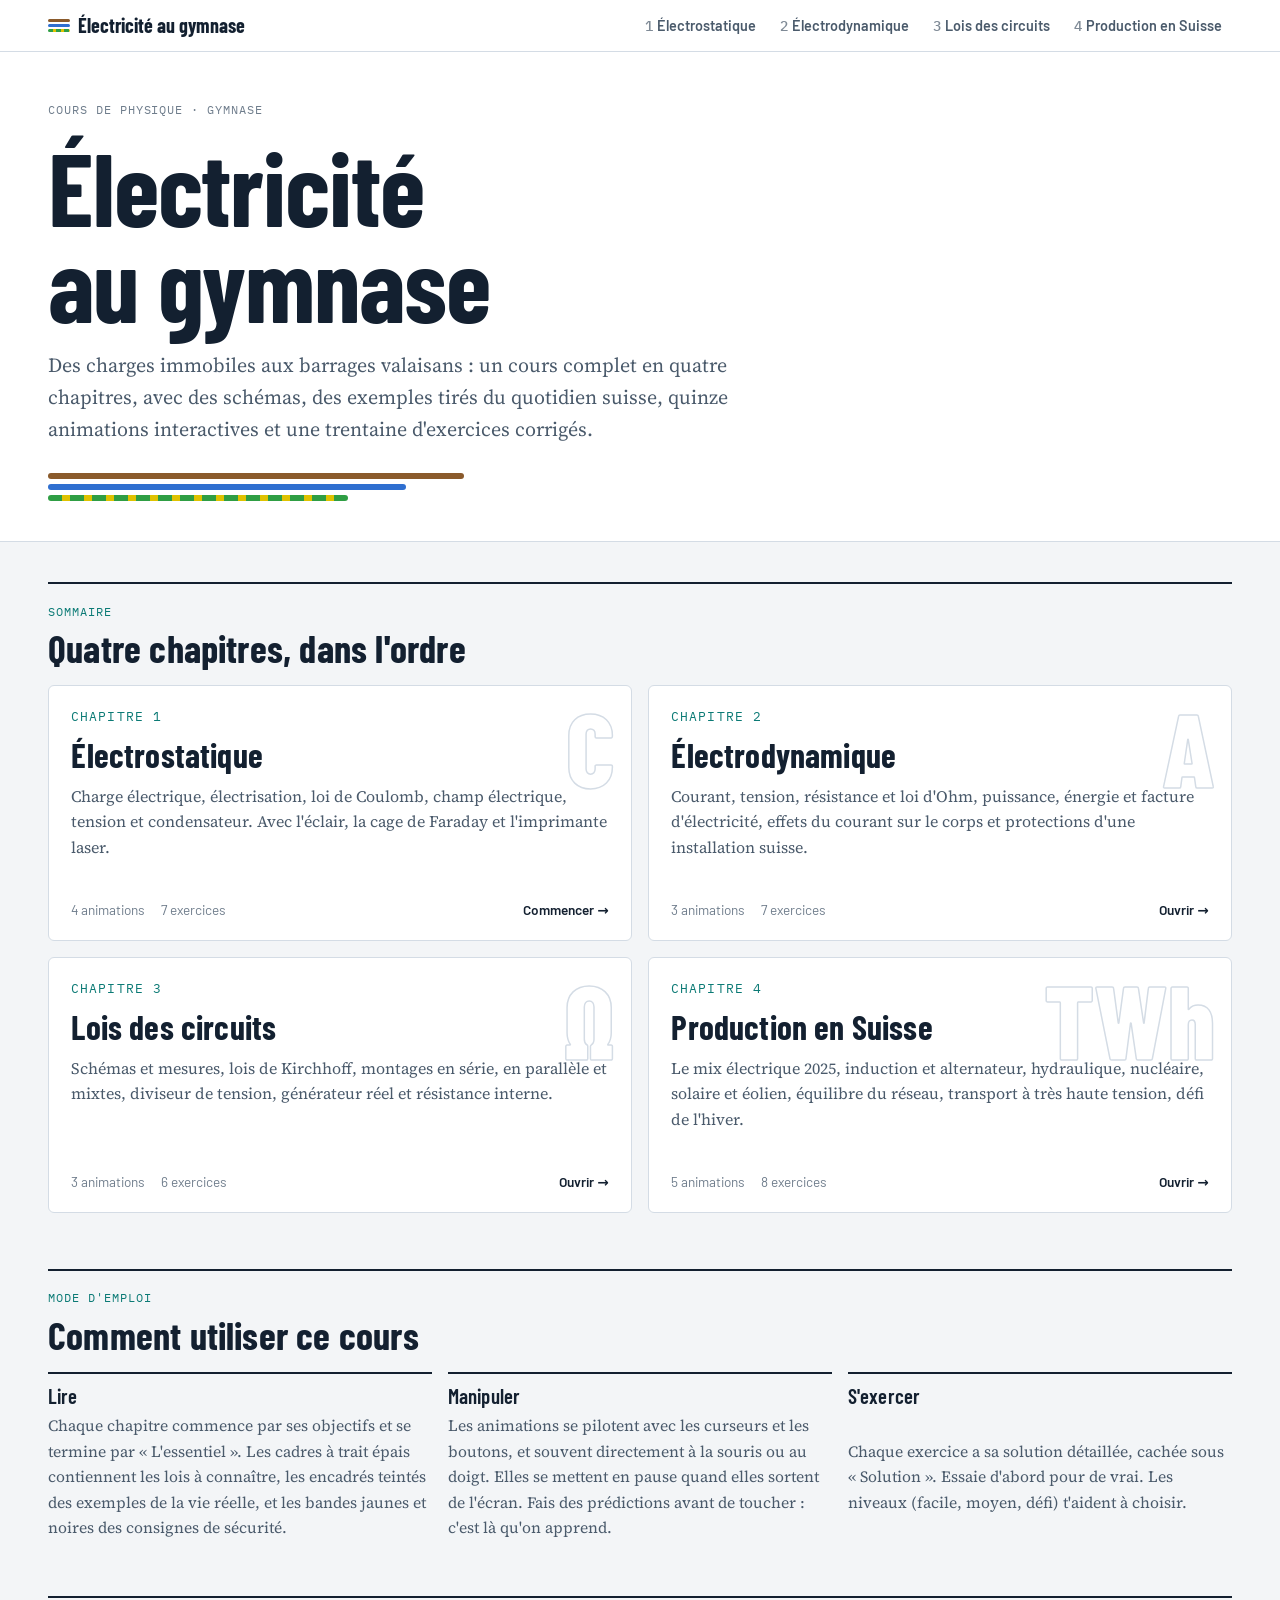
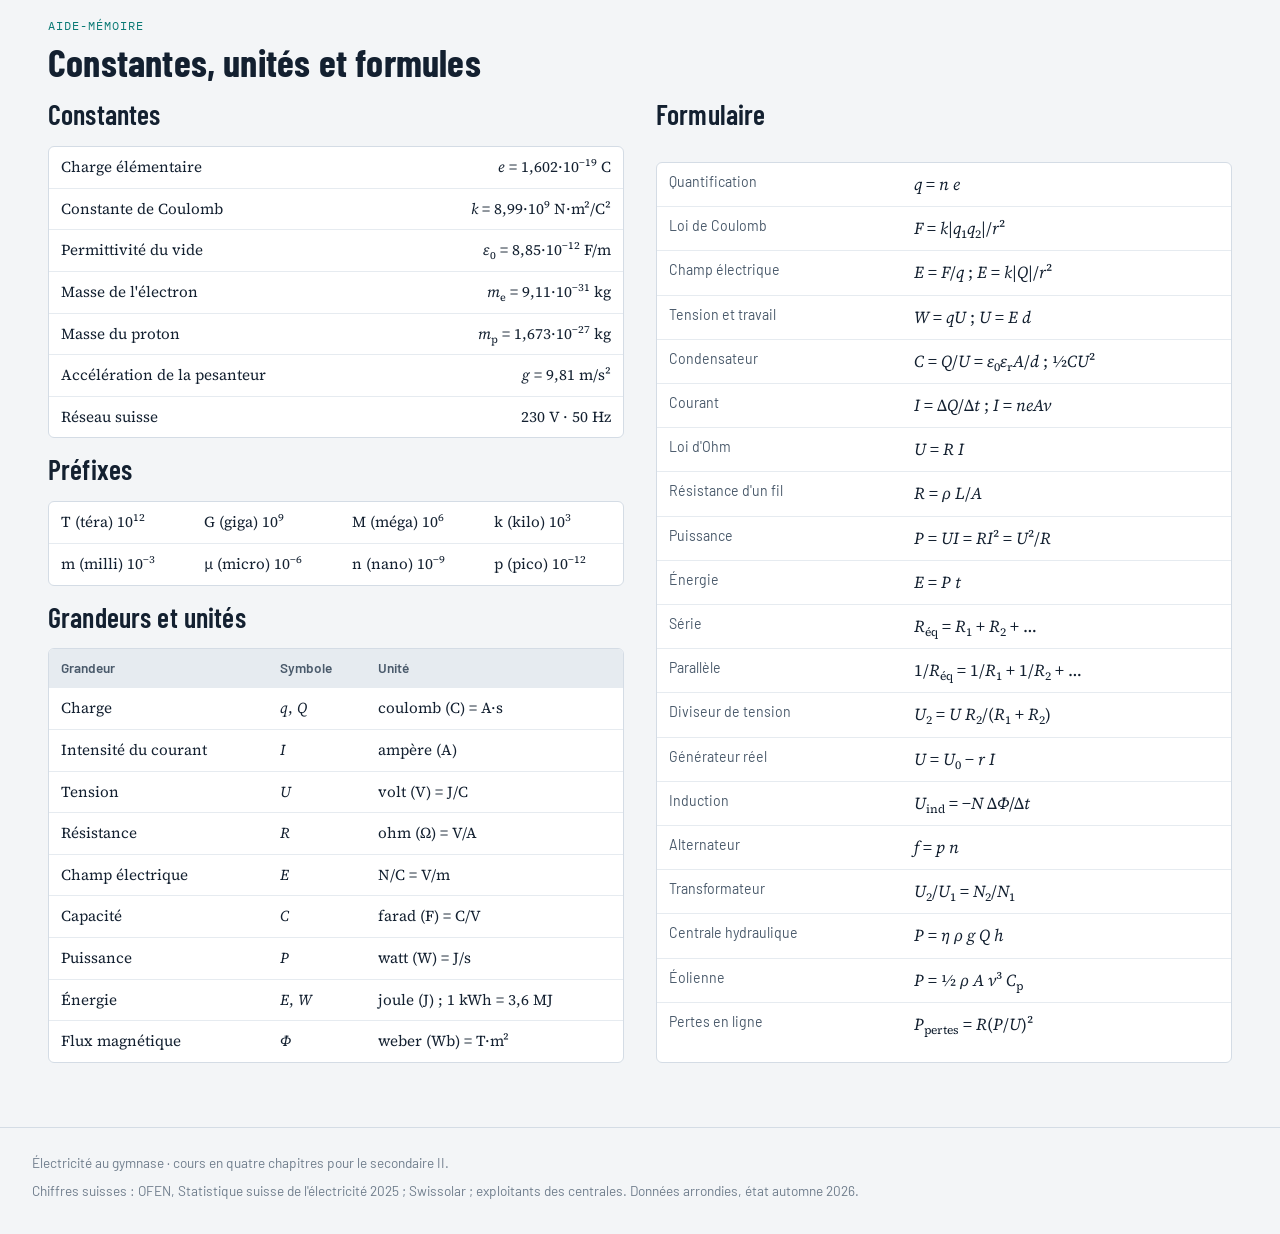
<file: cours-electricite/index.html>
<!doctype html>
<html lang="fr">
<head>
<meta charset="utf-8">
<meta name="viewport" content="width=device-width, initial-scale=1, viewport-fit=cover">
<title>Électricité au gymnase</title>
<meta name="claude:viewport-fit-sides" content="cover">
<link rel="preconnect" href="https://fonts.googleapis.com">
<link rel="preconnect" href="https://fonts.gstatic.com" crossorigin>
<link rel="stylesheet" href="https://fonts.googleapis.com/css2?family=Barlow+Condensed:wght@500;600;700;800&family=Barlow:wght@400;500;600&family=IBM+Plex+Mono:wght@400;500&family=Source+Serif+4:ital,opsz,wght@0,8..60,400;0,8..60,600;1,8..60,400&display=swap">
<link rel="stylesheet" href="assets/cours.css">
<style>
  .home-hero { background: var(--card); border-bottom: 1px solid var(--rule); }
  .home-hero__inner {
    max-width: 76rem; margin: 0 auto;
    padding-left: max(16px, env(safe-area-inset-left, 0px));
    padding-right: max(16px, env(safe-area-inset-right, 0px));
    padding-block: 3rem 2.5rem;
    display: grid; gap: 1.2rem;
  }
  .home-hero h1 { font-size: clamp(3rem, 9vw, 6.5rem); line-height: 0.92; letter-spacing: -0.01em; max-width: 14ch; }
  .home-hero .lead { font-size: 1.25rem; color: var(--ink-2); max-width: 44rem; }
  .wires { display: grid; gap: 5px; max-width: 26rem; margin-top: 0.5rem; }
  .wires span { height: 6px; border-radius: 3px; display: block; }
  .wires span:nth-child(1) { background: var(--wire-phase); }
  .wires span:nth-child(2) { background: var(--wire-neutral); width: 86%; }
  .wires span:nth-child(3) { background: repeating-linear-gradient(90deg, var(--wire-earth) 0 14px, var(--wire-earth-2) 14px 22px); width: 72%; }
  .home { max-width: 76rem; margin: 0 auto; padding-left: max(16px, env(safe-area-inset-left, 0px)); padding-right: max(16px, env(safe-area-inset-right, 0px)); padding-block: 2.5rem 4rem; display: grid; gap: 3.5rem; }
  .chapters { display: grid; grid-template-columns: repeat(2, minmax(0, 1fr)); gap: 1rem; }
  @media (max-width: 760px) { .chapters { grid-template-columns: minmax(0, 1fr); } }
  .chap {
    position: relative; display: grid; grid-template-rows: auto auto 1fr auto; gap: 0.6rem;
    padding: 1.3rem 1.4rem 1.2rem; background: var(--card); border: 1px solid var(--rule); border-radius: var(--radius);
    color: var(--ink); text-decoration: none; overflow: hidden; min-height: 16rem;
  }
  .chap:hover { border-color: var(--ink); }
  .chap:hover .chap__go { color: var(--accent); }
  .chap__num { font-family: var(--f-mono); font-size: 0.8rem; letter-spacing: 0.08em; color: var(--accent); text-transform: uppercase; }
  .chap h2 { font-size: 2.1rem; position: relative; z-index: 1; max-width: 80%; }
  .chap p { color: var(--ink-2); font-size: 1rem; position: relative; z-index: 1; max-width: 34rem; }
  .chap__meta { display: flex; flex-wrap: wrap; gap: 0.4rem 1rem; font-family: var(--f-ui); font-size: 0.85rem; color: var(--ink-3); align-items: center; position: relative; z-index: 1; }
  .chap__go { margin-left: auto; font-weight: 600; color: var(--ink); }
  .chap__unit {
    position: absolute; right: 1rem; top: 0.6rem;
    font-family: var(--f-display); font-weight: 800; font-size: 6.5rem; line-height: 1;
    color: transparent; -webkit-text-stroke: 1.5px var(--rule); user-select: none; pointer-events: none;
  }
  .two-col { display: grid; grid-template-columns: repeat(2, minmax(0, 1fr)); gap: 1rem 2rem; }
  @media (max-width: 760px) { .two-col { grid-template-columns: minmax(0, 1fr); } }
  .two-col > * { min-width: 0; }
  .block { display: grid; gap: 1rem; }
  .block > p { max-width: var(--measure); }
  .howto { display: grid; grid-template-columns: repeat(3, minmax(0, 1fr)); gap: 1rem; }
  @media (max-width: 860px) { .howto { grid-template-columns: minmax(0, 1fr); } }
  .howto div { border-top: 2px solid var(--ink); padding-top: 0.7rem; display: grid; gap: 0.35rem; }
  .howto h3 { font-size: 1.3rem; }
  .howto p { color: var(--ink-2); font-size: 0.98rem; }
  .formulaire td:first-child { font-family: var(--f-ui); color: var(--ink-2); font-size: 0.88rem; }
  .formulaire td:nth-child(2) { font-size: 1.05rem; white-space: nowrap; }
</style>
</head>
<body>

<header class="site-header">
  <div class="site-header__inner">
    <a class="brand" href="index.html"><span class="brand__wires" aria-hidden="true"><span></span><span></span><span></span></span>Électricité au gymnase</a>
    <nav class="chapnav" aria-label="Chapitres">
      <a href="1-electrostatique.html"><span class="n">1</span><span class="t">Électrostatique</span></a>
      <a href="2-electrodynamique.html"><span class="n">2</span><span class="t">Électrodynamique</span></a>
      <a href="3-lois-des-circuits.html"><span class="n">3</span><span class="t">Lois des circuits</span></a>
      <a href="4-production-suisse.html"><span class="n">4</span><span class="t">Production en Suisse</span></a>
    </nav>
  </div>
</header>

<section class="home-hero">
  <div class="home-hero__inner">
    <span class="eyebrow">Cours de physique · Gymnase</span>
    <h1>Électricité au gymnase</h1>
    <p class="lead">Des charges immobiles aux barrages valaisans : un cours complet en quatre chapitres, avec des schémas, des exemples tirés du quotidien suisse, quinze animations interactives et une trentaine d'exercices corrigés.</p>
    <div class="wires" aria-hidden="true"><span></span><span></span><span></span></div>
  </div>
</section>

<main class="home">

  <section class="block" aria-labelledby="chapitres">
    <div class="section-head"><span class="label">Sommaire</span><h2 id="chapitres">Quatre chapitres, dans l'ordre</h2></div>
    <div class="chapters">
      <a class="chap" href="1-electrostatique.html">
        <span class="chap__unit" aria-hidden="true">C</span>
        <span class="chap__num">Chapitre 1</span>
        <h2>Électrostatique</h2>
        <p>Charge électrique, électrisation, loi de Coulomb, champ électrique, tension et condensateur. Avec l'éclair, la cage de Faraday et l'imprimante laser.</p>
        <span class="chap__meta"><span>4 animations</span><span>7 exercices</span><span class="chap__go">Commencer →</span></span>
      </a>
      <a class="chap" href="2-electrodynamique.html">
        <span class="chap__unit" aria-hidden="true">A</span>
        <span class="chap__num">Chapitre 2</span>
        <h2>Électrodynamique</h2>
        <p>Courant, tension, résistance et loi d'Ohm, puissance, énergie et facture d'électricité, effets du courant sur le corps et protections d'une installation suisse.</p>
        <span class="chap__meta"><span>3 animations</span><span>7 exercices</span><span class="chap__go">Ouvrir →</span></span>
      </a>
      <a class="chap" href="3-lois-des-circuits.html">
        <span class="chap__unit" aria-hidden="true">Ω</span>
        <span class="chap__num">Chapitre 3</span>
        <h2>Lois des circuits</h2>
        <p>Schémas et mesures, lois de Kirchhoff, montages en série, en parallèle et mixtes, diviseur de tension, générateur réel et résistance interne.</p>
        <span class="chap__meta"><span>3 animations</span><span>6 exercices</span><span class="chap__go">Ouvrir →</span></span>
      </a>
      <a class="chap" href="4-production-suisse.html">
        <span class="chap__unit" aria-hidden="true">TWh</span>
        <span class="chap__num">Chapitre 4</span>
        <h2>Production en Suisse</h2>
        <p>Le mix électrique 2025, induction et alternateur, hydraulique, nucléaire, solaire et éolien, équilibre du réseau, transport à très haute tension, défi de l'hiver.</p>
        <span class="chap__meta"><span>5 animations</span><span>8 exercices</span><span class="chap__go">Ouvrir →</span></span>
      </a>
    </div>
  </section>

  <section class="block" aria-labelledby="mode">
    <div class="section-head"><span class="label">Mode d'emploi</span><h2 id="mode">Comment utiliser ce cours</h2></div>
    <div class="howto">
      <div><h3>Lire</h3><p>Chaque chapitre commence par ses objectifs et se termine par « L'essentiel ». Les cadres à trait épais contiennent les lois à connaître, les encadrés teintés des exemples de la vie réelle, et les bandes jaunes et noires des consignes de sécurité.</p></div>
      <div><h3>Manipuler</h3><p>Les animations se pilotent avec les curseurs et les boutons, et souvent directement à la souris ou au doigt. Elles se mettent en pause quand elles sortent de l'écran. Fais des prédictions avant de toucher : c'est là qu'on apprend.</p></div>
      <div><h3>S'exercer</h3><p>Chaque exercice a sa solution détaillée, cachée sous « Solution ». Essaie d'abord pour de vrai. Les niveaux (facile, moyen, défi) t'aident à choisir.</p></div>
    </div>
  </section>

  <section class="block" aria-labelledby="memo">
    <div class="section-head"><span class="label">Aide-mémoire</span><h2 id="memo">Constantes, unités et formules</h2></div>
    <div class="two-col">
      <div class="block">
        <h3>Constantes</h3>
        <div class="table-wrap">
          <table class="data-table">
            <tbody>
              <tr><td>Charge élémentaire</td><td class="r"><i>e</i> = 1,602·10<sup>−19</sup> C</td></tr>
              <tr><td>Constante de Coulomb</td><td class="r"><i>k</i> = 8,99·10<sup>9</sup> N·m²/C²</td></tr>
              <tr><td>Permittivité du vide</td><td class="r"><i>ε</i><sub>0</sub> = 8,85·10<sup>−12</sup> F/m</td></tr>
              <tr><td>Masse de l'électron</td><td class="r"><i>m</i><sub>e</sub> = 9,11·10<sup>−31</sup> kg</td></tr>
              <tr><td>Masse du proton</td><td class="r"><i>m</i><sub>p</sub> = 1,673·10<sup>−27</sup> kg</td></tr>
              <tr><td>Accélération de la pesanteur</td><td class="r"><i>g</i> = 9,81 m/s²</td></tr>
              <tr><td>Réseau suisse</td><td class="r">230 V · 50 Hz</td></tr>
            </tbody>
          </table>
        </div>
        <h3>Préfixes</h3>
        <div class="table-wrap">
          <table class="data-table">
            <tbody>
              <tr><td>T (téra) 10<sup>12</sup></td><td>G (giga) 10<sup>9</sup></td><td>M (méga) 10<sup>6</sup></td><td>k (kilo) 10<sup>3</sup></td></tr>
              <tr><td>m (milli) 10<sup>−3</sup></td><td>µ (micro) 10<sup>−6</sup></td><td>n (nano) 10<sup>−9</sup></td><td>p (pico) 10<sup>−12</sup></td></tr>
            </tbody>
          </table>
        </div>
        <h3>Grandeurs et unités</h3>
        <div class="table-wrap">
          <table class="data-table">
            <thead><tr><th>Grandeur</th><th>Symbole</th><th>Unité</th></tr></thead>
            <tbody>
              <tr><td>Charge</td><td><i>q</i>, <i>Q</i></td><td>coulomb (C) = A·s</td></tr>
              <tr><td>Intensité du courant</td><td><i>I</i></td><td>ampère (A)</td></tr>
              <tr><td>Tension</td><td><i>U</i></td><td>volt (V) = J/C</td></tr>
              <tr><td>Résistance</td><td><i>R</i></td><td>ohm (Ω) = V/A</td></tr>
              <tr><td>Champ électrique</td><td><i>E</i></td><td>N/C = V/m</td></tr>
              <tr><td>Capacité</td><td><i>C</i></td><td>farad (F) = C/V</td></tr>
              <tr><td>Puissance</td><td><i>P</i></td><td>watt (W) = J/s</td></tr>
              <tr><td>Énergie</td><td><i>E</i>, <i>W</i></td><td>joule (J) ; 1 kWh = 3,6 MJ</td></tr>
              <tr><td>Flux magnétique</td><td><i>Φ</i></td><td>weber (Wb) = T·m²</td></tr>
            </tbody>
          </table>
        </div>
      </div>
      <div class="block">
        <h3>Formulaire</h3>
        <div class="table-wrap">
          <table class="data-table formulaire">
            <tbody>
              <tr><td>Quantification</td><td><i>q</i> = <i>n e</i></td></tr>
              <tr><td>Loi de Coulomb</td><td><i>F</i> = <i>k</i>|<i>q</i><sub>1</sub><i>q</i><sub>2</sub>|/<i>r</i>²</td></tr>
              <tr><td>Champ électrique</td><td><i>E</i> = <i>F</i>/<i>q</i> ; <i>E</i> = <i>k</i>|<i>Q</i>|/<i>r</i>²</td></tr>
              <tr><td>Tension et travail</td><td><i>W</i> = <i>qU</i> ; <i>U</i> = <i>E d</i></td></tr>
              <tr><td>Condensateur</td><td><i>C</i> = <i>Q</i>/<i>U</i> = <i>ε</i><sub>0</sub><i>ε</i><sub>r</sub><i>A</i>/<i>d</i> ; ½<i>CU</i>²</td></tr>
              <tr><td>Courant</td><td><i>I</i> = Δ<i>Q</i>/Δ<i>t</i> ; <i>I</i> = <i>neAv</i></td></tr>
              <tr><td>Loi d'Ohm</td><td><i>U</i> = <i>R I</i></td></tr>
              <tr><td>Résistance d'un fil</td><td><i>R</i> = <i>ρ L</i>/<i>A</i></td></tr>
              <tr><td>Puissance</td><td><i>P</i> = <i>UI</i> = <i>RI</i>² = <i>U</i>²/<i>R</i></td></tr>
              <tr><td>Énergie</td><td><i>E</i> = <i>P t</i></td></tr>
              <tr><td>Série</td><td><i>R</i><sub>éq</sub> = <i>R</i><sub>1</sub> + <i>R</i><sub>2</sub> + …</td></tr>
              <tr><td>Parallèle</td><td>1/<i>R</i><sub>éq</sub> = 1/<i>R</i><sub>1</sub> + 1/<i>R</i><sub>2</sub> + …</td></tr>
              <tr><td>Diviseur de tension</td><td><i>U</i><sub>2</sub> = <i>U R</i><sub>2</sub>/(<i>R</i><sub>1</sub> + <i>R</i><sub>2</sub>)</td></tr>
              <tr><td>Générateur réel</td><td><i>U</i> = <i>U</i><sub>0</sub> − <i>r I</i></td></tr>
              <tr><td>Induction</td><td><i>U</i><sub>ind</sub> = −<i>N</i> Δ<i>Φ</i>/Δ<i>t</i></td></tr>
              <tr><td>Alternateur</td><td><i>f</i> = <i>p n</i></td></tr>
              <tr><td>Transformateur</td><td><i>U</i><sub>2</sub>/<i>U</i><sub>1</sub> = <i>N</i><sub>2</sub>/<i>N</i><sub>1</sub></td></tr>
              <tr><td>Centrale hydraulique</td><td><i>P</i> = <i>η ρ g Q h</i></td></tr>
              <tr><td>Éolienne</td><td><i>P</i> = ½ <i>ρ A v</i>³ <i>C</i><sub>p</sub></td></tr>
              <tr><td>Pertes en ligne</td><td><i>P</i><sub>pertes</sub> = <i>R</i>(<i>P</i>/<i>U</i>)²</td></tr>
            </tbody>
          </table>
        </div>
      </div>
    </div>
  </section>

</main>

<footer class="site-footer"><div class="site-footer__inner">
  <span>Électricité au gymnase · cours en quatre chapitres pour le secondaire II.</span>
  <span>Chiffres suisses : OFEN, Statistique suisse de l'électricité 2025 ; Swissolar ; exploitants des centrales. Données arrondies, état automne 2026.</span>
</div></footer>

<script src="assets/cours.js"></script>
</body>
</html>
</file>
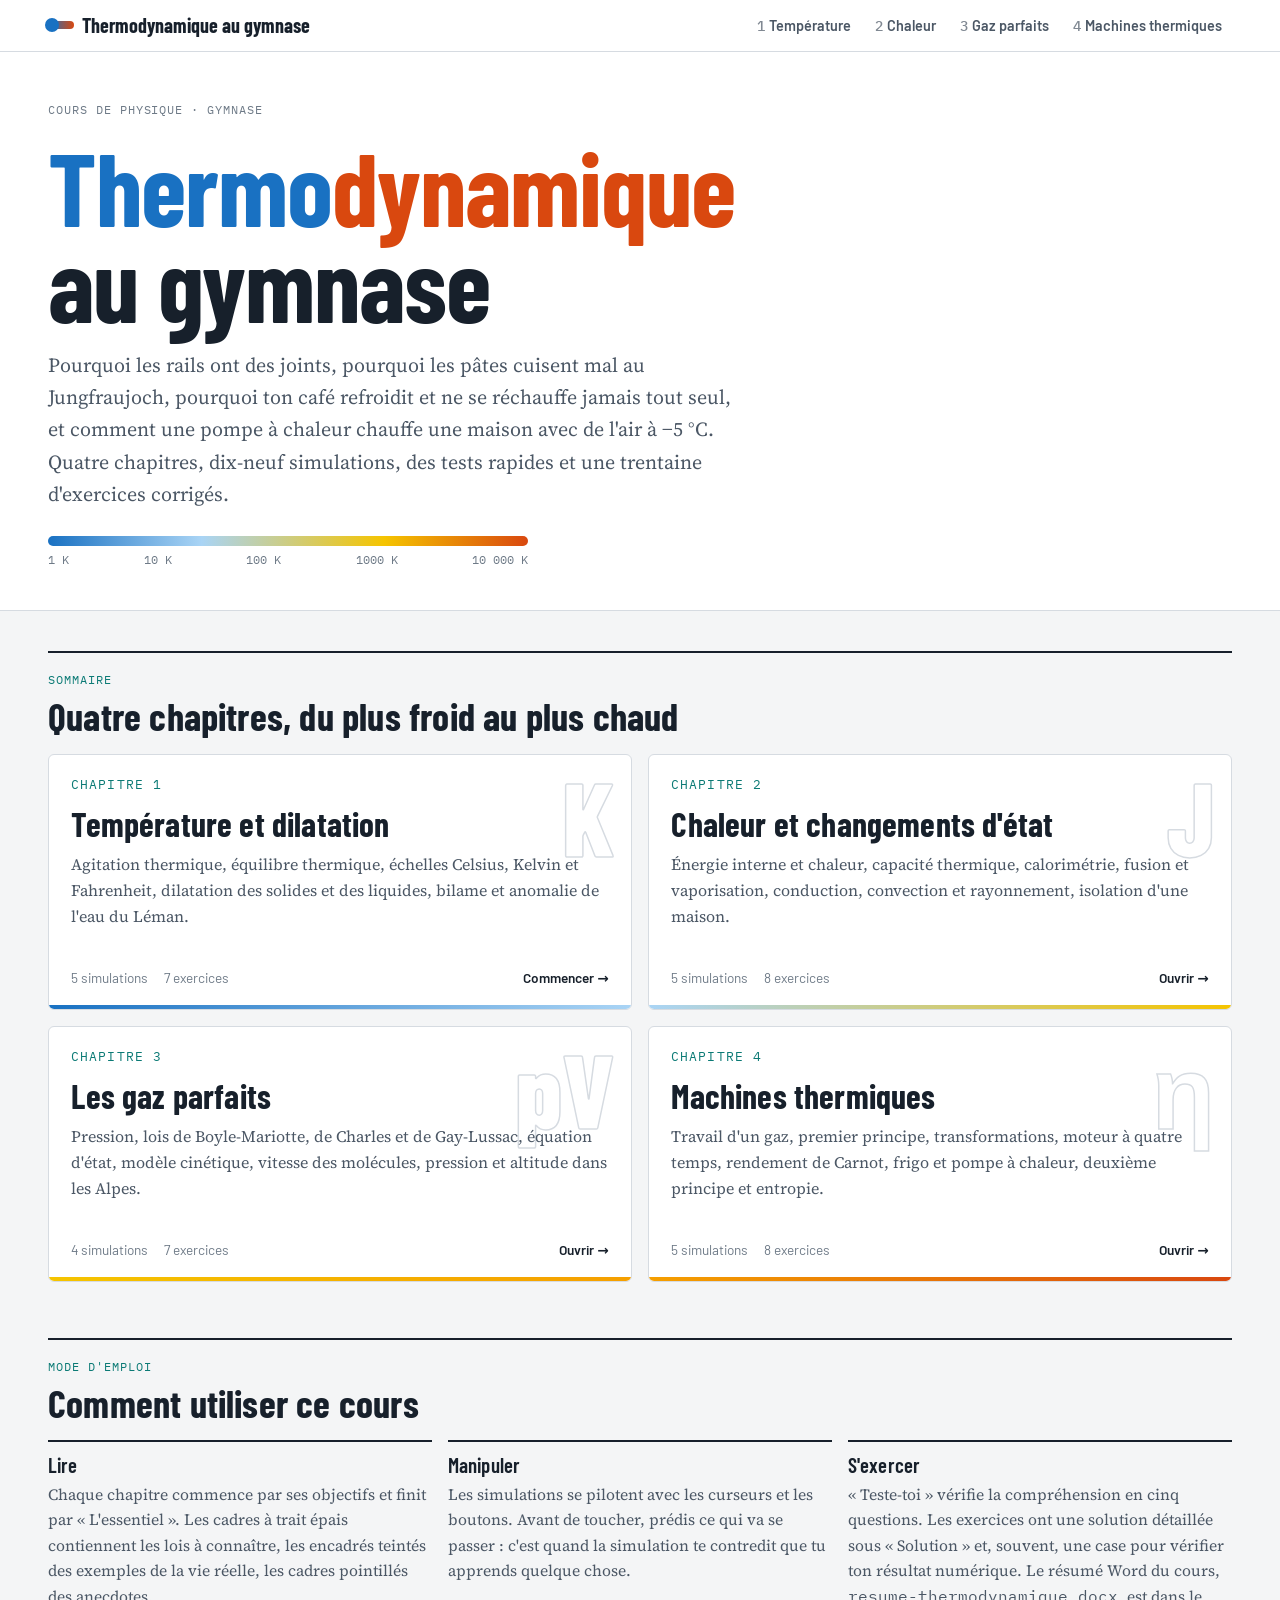
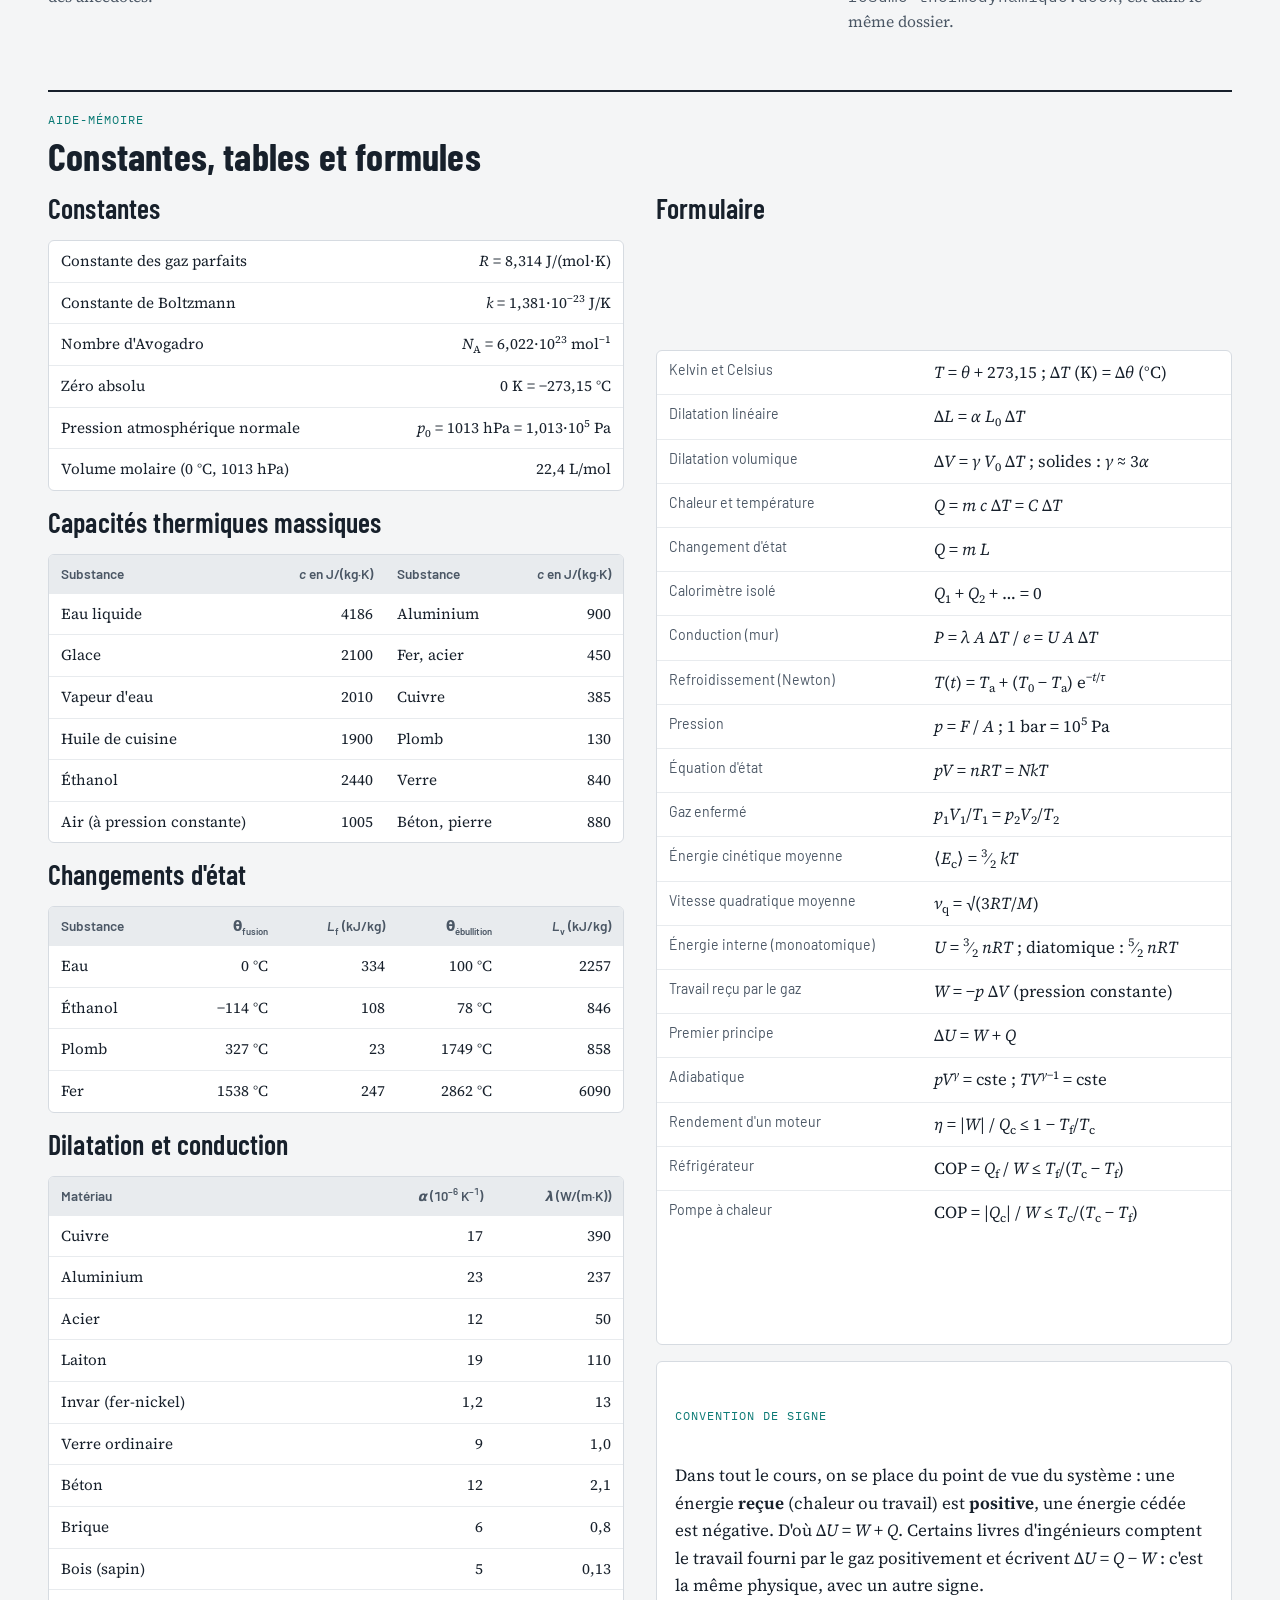
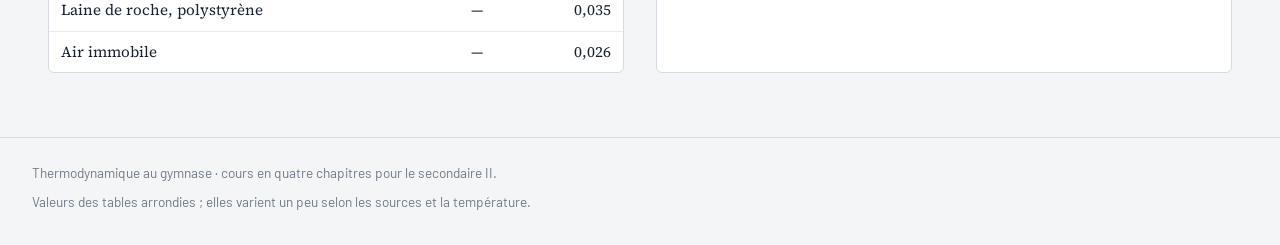
<file: cours-thermodynamique/index.html>
<!doctype html>
<html lang="fr">
<head>
<meta charset="utf-8">
<meta name="viewport" content="width=device-width, initial-scale=1, viewport-fit=cover">
<title>Thermodynamique au gymnase</title>
<meta name="claude:viewport-fit-sides" content="cover">
<link rel="preconnect" href="https://fonts.googleapis.com">
<link rel="preconnect" href="https://fonts.gstatic.com" crossorigin>
<link rel="stylesheet" href="https://fonts.googleapis.com/css2?family=Barlow+Condensed:wght@500;600;700;800&family=Barlow:wght@400;500;600&family=IBM+Plex+Mono:wght@400;500&family=Source+Serif+4:ital,opsz,wght@0,8..60,400;0,8..60,600;1,8..60,400&display=swap">
<link rel="stylesheet" href="assets/cours.css">
<style>
  .home-hero { background: var(--card); border-bottom: 1px solid var(--rule); }
  .home-hero__inner {
    max-width: 76rem; margin: 0 auto;
    padding-left: max(16px, env(safe-area-inset-left, 0px));
    padding-right: max(16px, env(safe-area-inset-right, 0px));
    padding-block: 3rem 2.5rem;
    display: grid; gap: 1.2rem;
  }
  .home-hero h1 { font-size: clamp(3rem, 9vw, 6.5rem); line-height: 0.92; letter-spacing: -0.01em; max-width: 13ch; }
  .home-hero h1 .c { color: var(--cold); }
  .home-hero h1 .h { color: var(--hot); }
  .home-hero .lead { font-size: 1.25rem; color: var(--ink-2); max-width: 44rem; }
  .home { max-width: 76rem; margin: 0 auto; padding-left: max(16px, env(safe-area-inset-left, 0px)); padding-right: max(16px, env(safe-area-inset-right, 0px)); padding-block: 2.5rem 4rem; display: grid; gap: 3.5rem; }
  .chapters { display: grid; grid-template-columns: repeat(2, minmax(0, 1fr)); gap: 1rem; }
  @media (max-width: 760px) { .chapters { grid-template-columns: minmax(0, 1fr); } }
  .chap {
    position: relative; display: grid; grid-template-rows: auto auto 1fr auto; gap: 0.6rem;
    padding: 1.3rem 1.4rem 1.2rem; background: var(--card); border: 1px solid var(--rule); border-radius: var(--radius);
    color: var(--ink); text-decoration: none; overflow: hidden; min-height: 16rem;
  }
  .chap:hover { border-color: var(--ink); }
  .chap:hover .chap__go { color: var(--accent); }
  .chap__num { font-family: var(--f-mono); font-size: 0.8rem; letter-spacing: 0.08em; color: var(--accent); text-transform: uppercase; }
  .chap h2 { font-size: 2.1rem; position: relative; z-index: 1; max-width: 80%; }
  .chap p { color: var(--ink-2); font-size: 1rem; position: relative; z-index: 1; max-width: 34rem; }
  .chap__meta { display: flex; flex-wrap: wrap; gap: 0.4rem 1rem; font-family: var(--f-ui); font-size: 0.85rem; color: var(--ink-3); align-items: center; position: relative; z-index: 1; }
  .chap__go { margin-left: auto; font-weight: 600; color: var(--ink); }
  .chap__unit {
    position: absolute; right: 1rem; top: 0.6rem;
    font-family: var(--f-display); font-weight: 800; font-size: 6.5rem; line-height: 1;
    color: transparent; -webkit-text-stroke: 1.5px var(--rule); user-select: none; pointer-events: none;
  }
  .chap::after { content: ""; position: absolute; left: 0; right: 0; bottom: 0; height: 4px; background: var(--band); }
  .chap--1 { --band: linear-gradient(90deg, var(--cold), var(--ice)); }
  .chap--2 { --band: linear-gradient(90deg, var(--ice), var(--signal)); }
  .chap--3 { --band: linear-gradient(90deg, var(--signal), var(--flame)); }
  .chap--4 { --band: linear-gradient(90deg, var(--flame), var(--hot)); }
  .two-col { display: grid; grid-template-columns: repeat(2, minmax(0, 1fr)); gap: 1rem 2rem; }
  @media (max-width: 760px) { .two-col { grid-template-columns: minmax(0, 1fr); } }
  .two-col > * { min-width: 0; }
  .block { display: grid; gap: 1rem; }
  .block > p { max-width: var(--measure); }
  .howto { display: grid; grid-template-columns: repeat(3, minmax(0, 1fr)); gap: 1rem; }
  @media (max-width: 860px) { .howto { grid-template-columns: minmax(0, 1fr); } }
  .howto div { border-top: 2px solid var(--ink); padding-top: 0.7rem; display: grid; gap: 0.35rem; align-content: start; }
  .howto h3 { font-size: 1.3rem; }
  .howto p { color: var(--ink-2); font-size: 0.98rem; }
  .formulaire td:first-child { font-family: var(--f-ui); color: var(--ink-2); font-size: 0.88rem; }
  .formulaire td:nth-child(2) { font-size: 1.05rem; }
</style>
</head>
<body>

<header class="site-header">
  <div class="site-header__inner">
    <a class="brand" href="index.html"><span class="brand__thermo" aria-hidden="true"></span>Thermodynamique au gymnase</a>
    <nav class="chapnav" aria-label="Chapitres">
      <a href="1-temperature.html"><span class="n">1</span><span class="t">Température</span></a>
      <a href="2-chaleur.html"><span class="n">2</span><span class="t">Chaleur</span></a>
      <a href="3-gaz-parfaits.html"><span class="n">3</span><span class="t">Gaz parfaits</span></a>
      <a href="4-machines-thermiques.html"><span class="n">4</span><span class="t">Machines thermiques</span></a>
    </nav>
  </div>
</header>

<section class="home-hero">
  <div class="home-hero__inner">
    <span class="eyebrow">Cours de physique · Gymnase</span>
    <h1><span class="c">Thermo</span><span class="h">dynamique</span> au gymnase</h1>
    <p class="lead">Pourquoi les rails ont des joints, pourquoi les pâtes cuisent mal au Jungfraujoch, pourquoi ton café refroidit et ne se réchauffe jamais tout seul, et comment une pompe à chaleur chauffe une maison avec de l'air à −5 °C. Quatre chapitres, dix-neuf simulations, des tests rapides et une trentaine d'exercices corrigés.</p>
    <div class="thermo-band" aria-hidden="true">
      <div class="thermo-band__bar"></div>
      <div class="thermo-band__ticks"><span>1 K</span><span>10 K</span><span>100 K</span><span>1000 K</span><span>10 000 K</span></div>
    </div>
  </div>
</section>

<main class="home">

  <section class="block" aria-labelledby="chapitres">
    <div class="section-head"><span class="label">Sommaire</span><h2 id="chapitres">Quatre chapitres, du plus froid au plus chaud</h2></div>
    <div class="chapters">
      <a class="chap chap--1" href="1-temperature.html">
        <span class="chap__unit" aria-hidden="true">K</span>
        <span class="chap__num">Chapitre 1</span>
        <h2>Température et dilatation</h2>
        <p>Agitation thermique, équilibre thermique, échelles Celsius, Kelvin et Fahrenheit, dilatation des solides et des liquides, bilame et anomalie de l'eau du Léman.</p>
        <span class="chap__meta"><span>5 simulations</span><span>7 exercices</span><span class="chap__go">Commencer →</span></span>
      </a>
      <a class="chap chap--2" href="2-chaleur.html">
        <span class="chap__unit" aria-hidden="true">J</span>
        <span class="chap__num">Chapitre 2</span>
        <h2>Chaleur et changements d'état</h2>
        <p>Énergie interne et chaleur, capacité thermique, calorimétrie, fusion et vaporisation, conduction, convection et rayonnement, isolation d'une maison.</p>
        <span class="chap__meta"><span>5 simulations</span><span>8 exercices</span><span class="chap__go">Ouvrir →</span></span>
      </a>
      <a class="chap chap--3" href="3-gaz-parfaits.html">
        <span class="chap__unit" aria-hidden="true">pV</span>
        <span class="chap__num">Chapitre 3</span>
        <h2>Les gaz parfaits</h2>
        <p>Pression, lois de Boyle-Mariotte, de Charles et de Gay-Lussac, équation d'état, modèle cinétique, vitesse des molécules, pression et altitude dans les Alpes.</p>
        <span class="chap__meta"><span>4 simulations</span><span>7 exercices</span><span class="chap__go">Ouvrir →</span></span>
      </a>
      <a class="chap chap--4" href="4-machines-thermiques.html">
        <span class="chap__unit" aria-hidden="true">η</span>
        <span class="chap__num">Chapitre 4</span>
        <h2>Machines thermiques</h2>
        <p>Travail d'un gaz, premier principe, transformations, moteur à quatre temps, rendement de Carnot, frigo et pompe à chaleur, deuxième principe et entropie.</p>
        <span class="chap__meta"><span>5 simulations</span><span>8 exercices</span><span class="chap__go">Ouvrir →</span></span>
      </a>
    </div>
  </section>

  <section class="block" aria-labelledby="mode">
    <div class="section-head"><span class="label">Mode d'emploi</span><h2 id="mode">Comment utiliser ce cours</h2></div>
    <div class="howto">
      <div><h3>Lire</h3><p>Chaque chapitre commence par ses objectifs et finit par « L'essentiel ». Les cadres à trait épais contiennent les lois à connaître, les encadrés teintés des exemples de la vie réelle, les cadres pointillés des anecdotes.</p></div>
      <div><h3>Manipuler</h3><p>Les simulations se pilotent avec les curseurs et les boutons. Avant de toucher, prédis ce qui va se passer : c'est quand la simulation te contredit que tu apprends quelque chose.</p></div>
      <div><h3>S'exercer</h3><p>« Teste-toi » vérifie la compréhension en cinq questions. Les exercices ont une solution détaillée sous « Solution » et, souvent, une case pour vérifier ton résultat numérique. Le résumé Word du cours, <span class="num">resume-thermodynamique.docx</span>, est dans le même dossier.</p></div>
    </div>
  </section>

  <section class="block" aria-labelledby="memo">
    <div class="section-head"><span class="label">Aide-mémoire</span><h2 id="memo">Constantes, tables et formules</h2></div>
    <div class="two-col">
      <div class="block">
        <h3>Constantes</h3>
        <div class="table-wrap">
          <table class="data-table">
            <tbody>
              <tr><td>Constante des gaz parfaits</td><td class="r"><i>R</i> = 8,314 J/(mol·K)</td></tr>
              <tr><td>Constante de Boltzmann</td><td class="r"><i>k</i> = 1,381·10<sup>−23</sup> J/K</td></tr>
              <tr><td>Nombre d'Avogadro</td><td class="r"><i>N</i><sub>A</sub> = 6,022·10<sup>23</sup> mol<sup>−1</sup></td></tr>
              <tr><td>Zéro absolu</td><td class="r">0 K = −273,15 °C</td></tr>
              <tr><td>Pression atmosphérique normale</td><td class="r"><i>p</i><sub>0</sub> = 1013 hPa = 1,013·10<sup>5</sup> Pa</td></tr>
              <tr><td>Volume molaire (0 °C, 1013 hPa)</td><td class="r">22,4 L/mol</td></tr>
            </tbody>
          </table>
        </div>
        <h3>Capacités thermiques massiques</h3>
        <div class="table-wrap">
          <table class="data-table">
            <thead><tr><th>Substance</th><th class="r"><i>c</i> en J/(kg·K)</th><th>Substance</th><th class="r"><i>c</i> en J/(kg·K)</th></tr></thead>
            <tbody>
              <tr><td>Eau liquide</td><td class="r">4186</td><td>Aluminium</td><td class="r">900</td></tr>
              <tr><td>Glace</td><td class="r">2100</td><td>Fer, acier</td><td class="r">450</td></tr>
              <tr><td>Vapeur d'eau</td><td class="r">2010</td><td>Cuivre</td><td class="r">385</td></tr>
              <tr><td>Huile de cuisine</td><td class="r">1900</td><td>Plomb</td><td class="r">130</td></tr>
              <tr><td>Éthanol</td><td class="r">2440</td><td>Verre</td><td class="r">840</td></tr>
              <tr><td>Air (à pression constante)</td><td class="r">1005</td><td>Béton, pierre</td><td class="r">880</td></tr>
            </tbody>
          </table>
        </div>
        <h3>Changements d'état</h3>
        <div class="table-wrap">
          <table class="data-table">
            <thead><tr><th>Substance</th><th class="r">θ<sub>fusion</sub></th><th class="r"><i>L</i><sub>f</sub> (kJ/kg)</th><th class="r">θ<sub>ébullition</sub></th><th class="r"><i>L</i><sub>v</sub> (kJ/kg)</th></tr></thead>
            <tbody>
              <tr><td>Eau</td><td class="r">0 °C</td><td class="r">334</td><td class="r">100 °C</td><td class="r">2257</td></tr>
              <tr><td>Éthanol</td><td class="r">−114 °C</td><td class="r">108</td><td class="r">78 °C</td><td class="r">846</td></tr>
              <tr><td>Plomb</td><td class="r">327 °C</td><td class="r">23</td><td class="r">1749 °C</td><td class="r">858</td></tr>
              <tr><td>Fer</td><td class="r">1538 °C</td><td class="r">247</td><td class="r">2862 °C</td><td class="r">6090</td></tr>
            </tbody>
          </table>
        </div>
        <h3>Dilatation et conduction</h3>
        <div class="table-wrap">
          <table class="data-table">
            <thead><tr><th>Matériau</th><th class="r"><i>α</i> (10<sup>−6</sup> K<sup>−1</sup>)</th><th class="r"><i>λ</i> (W/(m·K))</th></tr></thead>
            <tbody>
              <tr><td>Cuivre</td><td class="r">17</td><td class="r">390</td></tr>
              <tr><td>Aluminium</td><td class="r">23</td><td class="r">237</td></tr>
              <tr><td>Acier</td><td class="r">12</td><td class="r">50</td></tr>
              <tr><td>Laiton</td><td class="r">19</td><td class="r">110</td></tr>
              <tr><td>Invar (fer-nickel)</td><td class="r">1,2</td><td class="r">13</td></tr>
              <tr><td>Verre ordinaire</td><td class="r">9</td><td class="r">1,0</td></tr>
              <tr><td>Béton</td><td class="r">12</td><td class="r">2,1</td></tr>
              <tr><td>Brique</td><td class="r">6</td><td class="r">0,8</td></tr>
              <tr><td>Bois (sapin)</td><td class="r">5</td><td class="r">0,13</td></tr>
              <tr><td>Laine de roche, polystyrène</td><td class="r">—</td><td class="r">0,035</td></tr>
              <tr><td>Air immobile</td><td class="r">—</td><td class="r">0,026</td></tr>
            </tbody>
          </table>
        </div>
      </div>
      <div class="block">
        <h3>Formulaire</h3>
        <div class="table-wrap">
          <table class="data-table formulaire">
            <tbody>
              <tr><td>Kelvin et Celsius</td><td><i>T</i> = <i>θ</i> + 273,15 ; Δ<i>T</i> (K) = Δ<i>θ</i> (°C)</td></tr>
              <tr><td>Dilatation linéaire</td><td>Δ<i>L</i> = <i>α L</i><sub>0</sub> Δ<i>T</i></td></tr>
              <tr><td>Dilatation volumique</td><td>Δ<i>V</i> = <i>γ V</i><sub>0</sub> Δ<i>T</i> ; solides : <i>γ</i> ≈ 3<i>α</i></td></tr>
              <tr><td>Chaleur et température</td><td><i>Q</i> = <i>m c</i> Δ<i>T</i> = <i>C</i> Δ<i>T</i></td></tr>
              <tr><td>Changement d'état</td><td><i>Q</i> = <i>m L</i></td></tr>
              <tr><td>Calorimètre isolé</td><td><i>Q</i><sub>1</sub> + <i>Q</i><sub>2</sub> + … = 0</td></tr>
              <tr><td>Conduction (mur)</td><td><i>P</i> = <i>λ A</i> Δ<i>T</i> / <i>e</i> = <i>U A</i> Δ<i>T</i></td></tr>
              <tr><td>Refroidissement (Newton)</td><td><i>T</i>(<i>t</i>) = <i>T</i><sub>a</sub> + (<i>T</i><sub>0</sub> − <i>T</i><sub>a</sub>) e<sup>−<i>t</i>/<i>τ</i></sup></td></tr>
              <tr><td>Pression</td><td><i>p</i> = <i>F</i> / <i>A</i> ; 1 bar = 10<sup>5</sup> Pa</td></tr>
              <tr><td>Équation d'état</td><td><i>pV</i> = <i>nRT</i> = <i>NkT</i></td></tr>
              <tr><td>Gaz enfermé</td><td><i>p</i><sub>1</sub><i>V</i><sub>1</sub>/<i>T</i><sub>1</sub> = <i>p</i><sub>2</sub><i>V</i><sub>2</sub>/<i>T</i><sub>2</sub></td></tr>
              <tr><td>Énergie cinétique moyenne</td><td>⟨<i>E</i><sub>c</sub>⟩ = <sup>3</sup>⁄<sub>2</sub> <i>kT</i></td></tr>
              <tr><td>Vitesse quadratique moyenne</td><td><i>v</i><sub>q</sub> = √(3<i>RT</i>/<i>M</i>)</td></tr>
              <tr><td>Énergie interne (monoatomique)</td><td><i>U</i> = <sup>3</sup>⁄<sub>2</sub> <i>nRT</i> ; diatomique : <sup>5</sup>⁄<sub>2</sub> <i>nRT</i></td></tr>
              <tr><td>Travail reçu par le gaz</td><td><i>W</i> = −<i>p</i> Δ<i>V</i> (pression constante)</td></tr>
              <tr><td>Premier principe</td><td>Δ<i>U</i> = <i>W</i> + <i>Q</i></td></tr>
              <tr><td>Adiabatique</td><td><i>pV</i><sup><i>γ</i></sup> = cste ; <i>TV</i><sup><i>γ</i>−1</sup> = cste</td></tr>
              <tr><td>Rendement d'un moteur</td><td><i>η</i> = |<i>W</i>| / <i>Q</i><sub>c</sub> ≤ 1 − <i>T</i><sub>f</sub>/<i>T</i><sub>c</sub></td></tr>
              <tr><td>Réfrigérateur</td><td>COP = <i>Q</i><sub>f</sub> / <i>W</i> ≤ <i>T</i><sub>f</sub>/(<i>T</i><sub>c</sub> − <i>T</i><sub>f</sub>)</td></tr>
              <tr><td>Pompe à chaleur</td><td>COP = |<i>Q</i><sub>c</sub>| / <i>W</i> ≤ <i>T</i><sub>c</sub>/(<i>T</i><sub>c</sub> − <i>T</i><sub>f</sub>)</td></tr>
            </tbody>
          </table>
        </div>
        <div class="box box--def">
          <span class="label">Convention de signe</span>
          <p>Dans tout le cours, on se place du point de vue du système : une énergie <strong>reçue</strong> (chaleur ou travail) est <strong>positive</strong>, une énergie cédée est négative. D'où Δ<i>U</i> = <i>W</i> + <i>Q</i>. Certains livres d'ingénieurs comptent le travail fourni par le gaz positivement et écrivent Δ<i>U</i> = <i>Q</i> − <i>W</i> : c'est la même physique, avec un autre signe.</p>
        </div>
      </div>
    </div>
  </section>

</main>

<footer class="site-footer"><div class="site-footer__inner">
  <span>Thermodynamique au gymnase · cours en quatre chapitres pour le secondaire II.</span>
  <span>Valeurs des tables arrondies ; elles varient un peu selon les sources et la température.</span>
</div></footer>

<script src="assets/cours.js"></script>
</body>
</html>
</file>
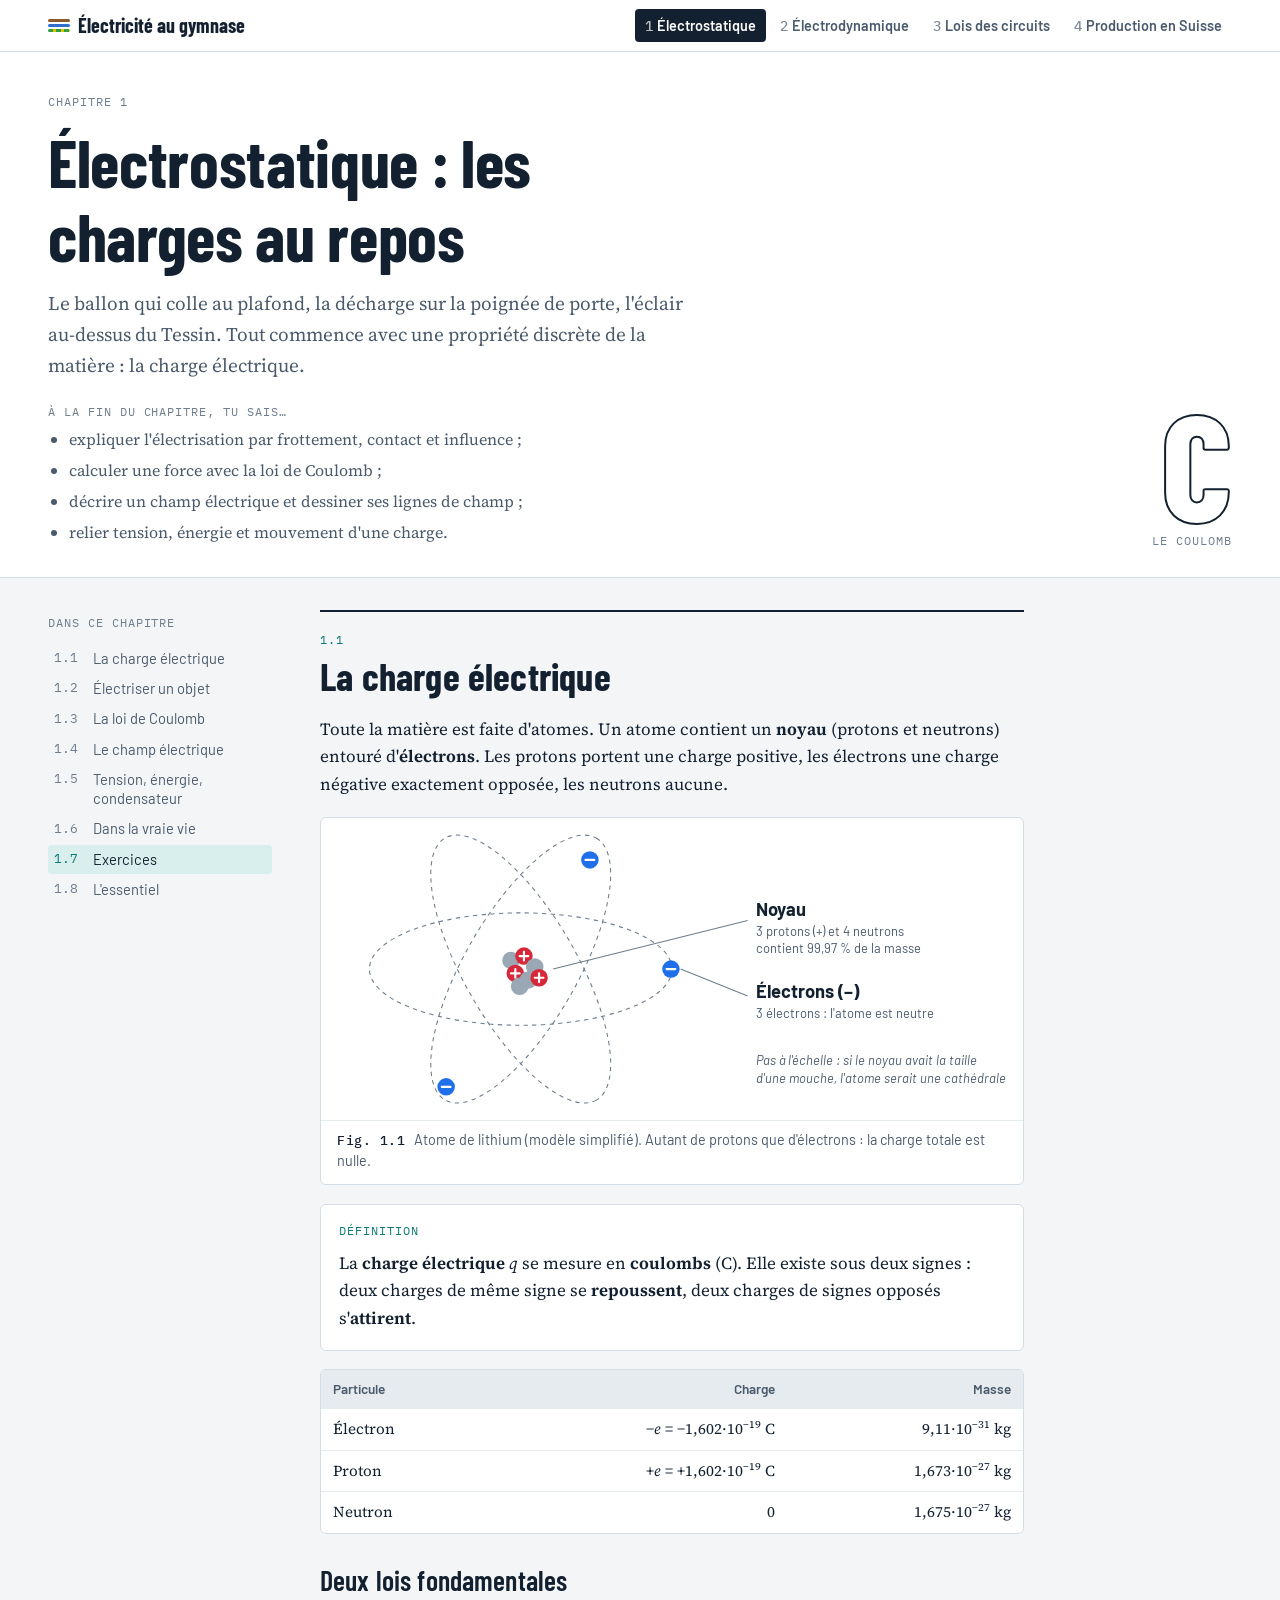
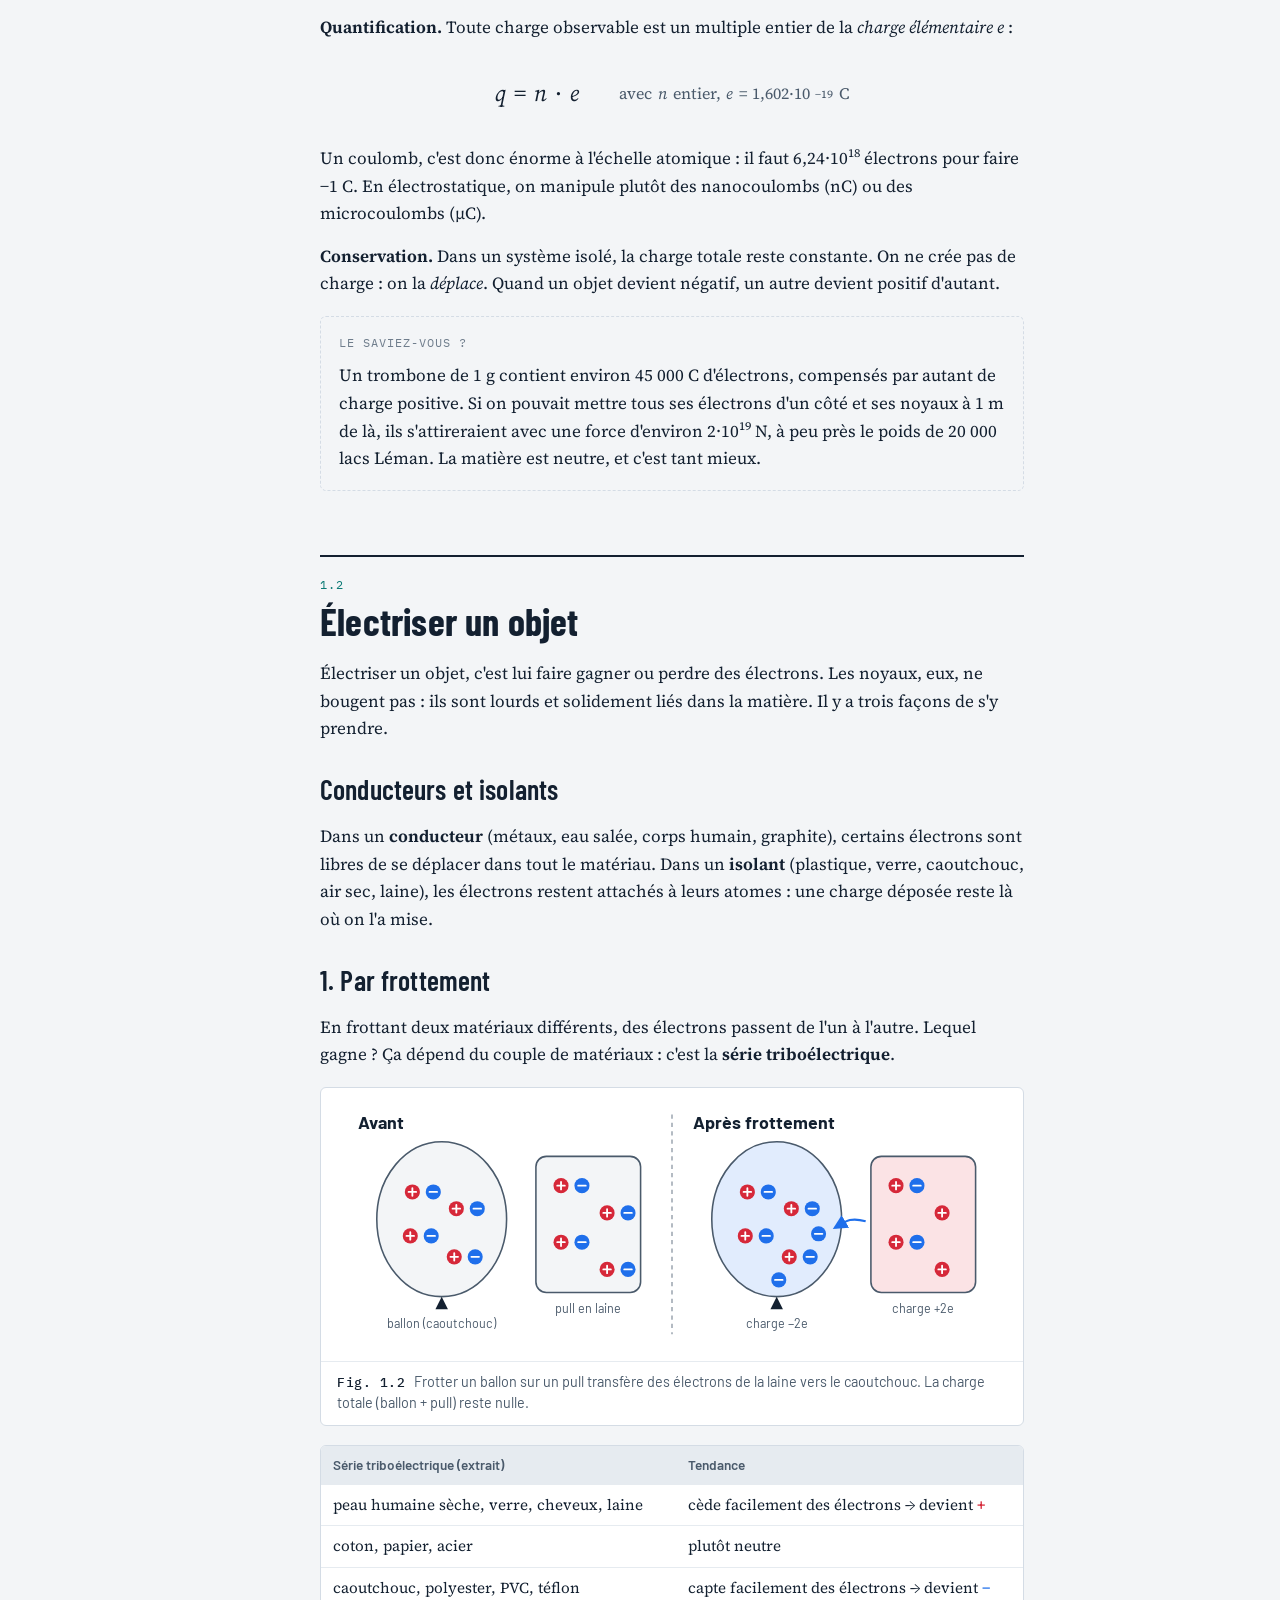
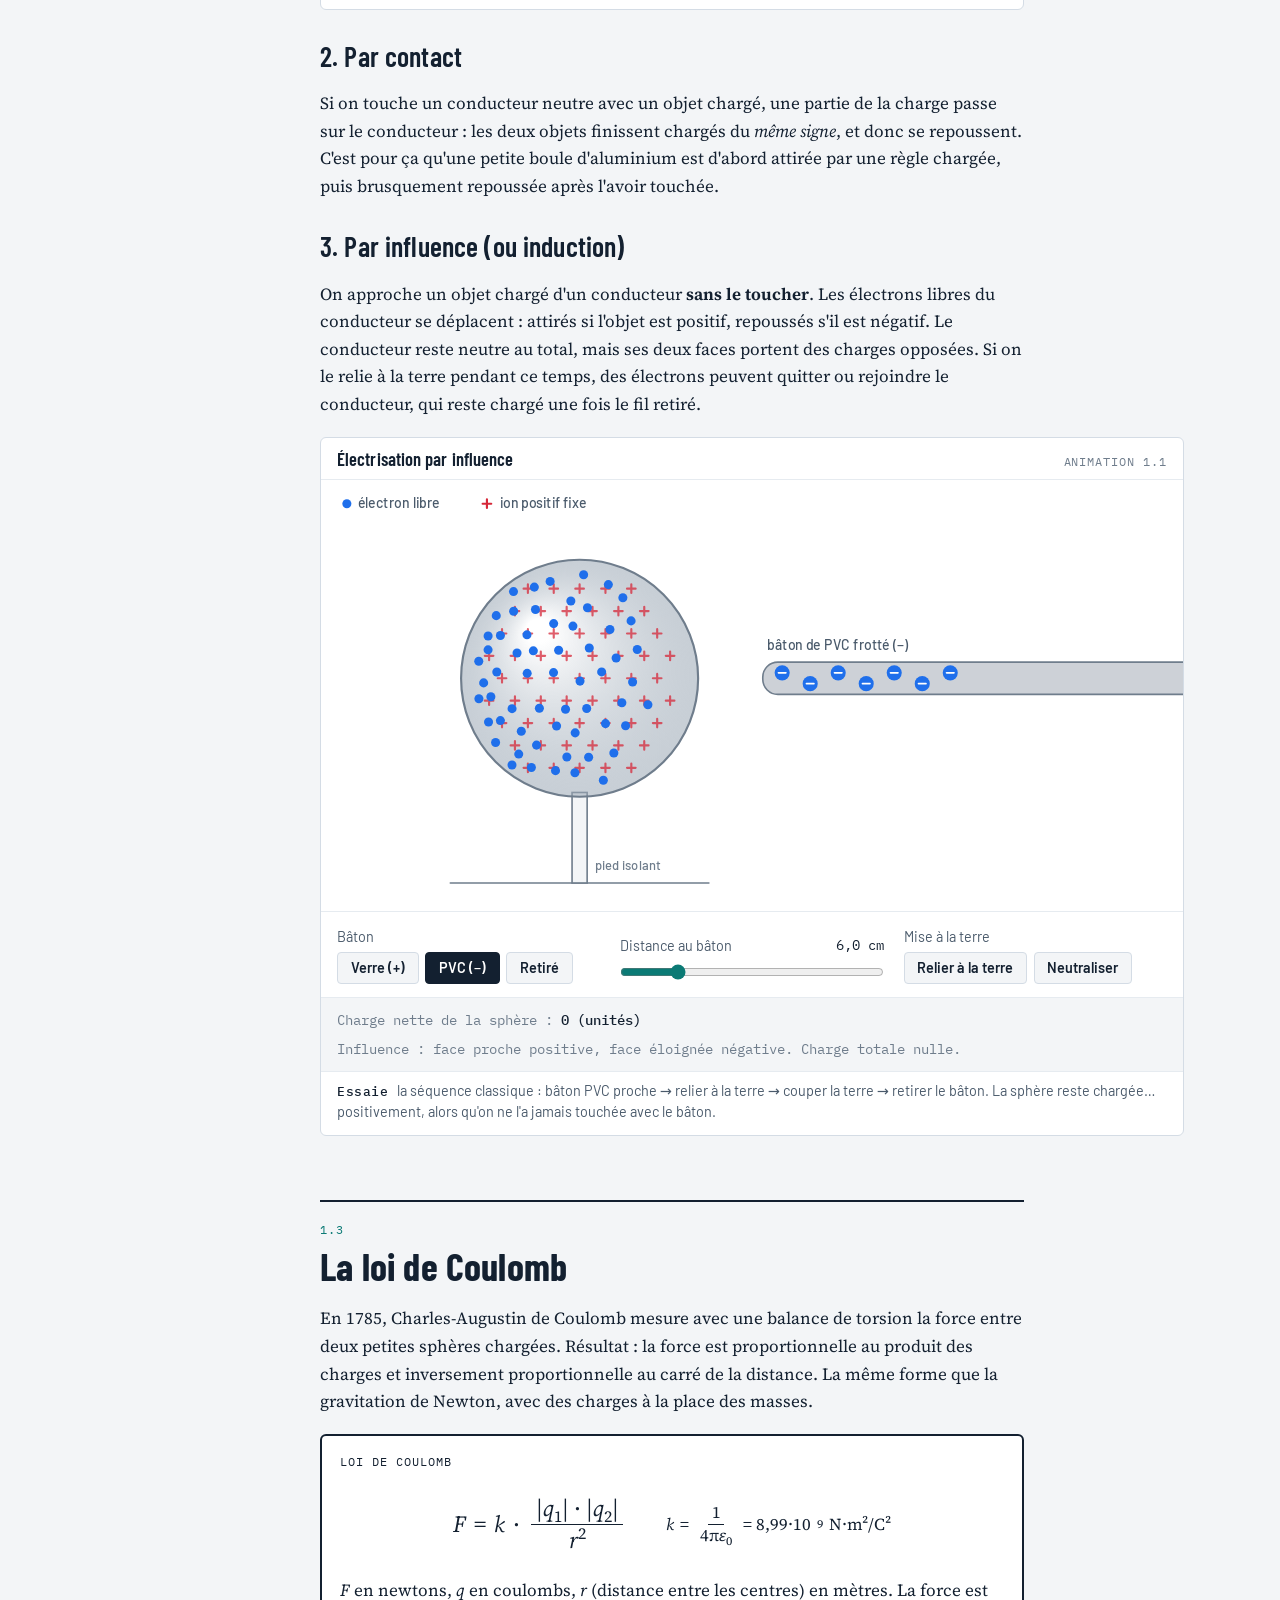
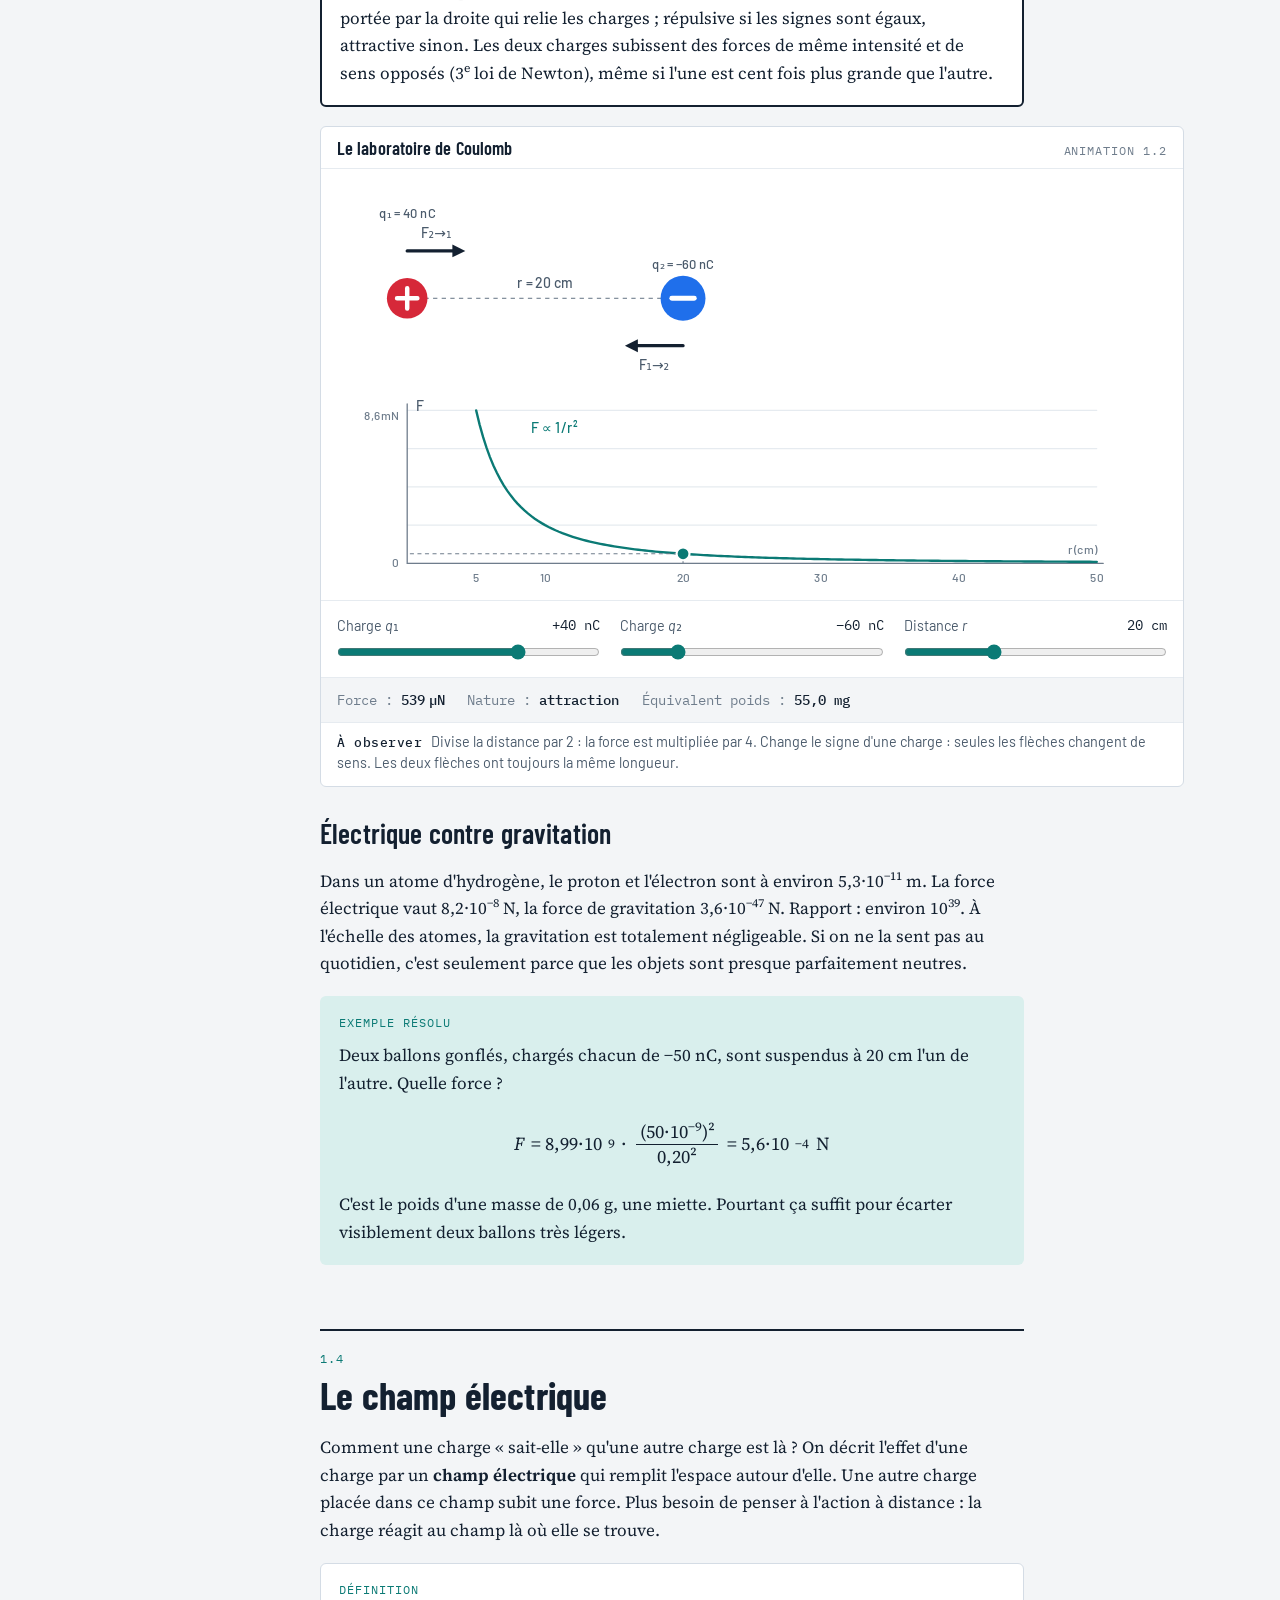
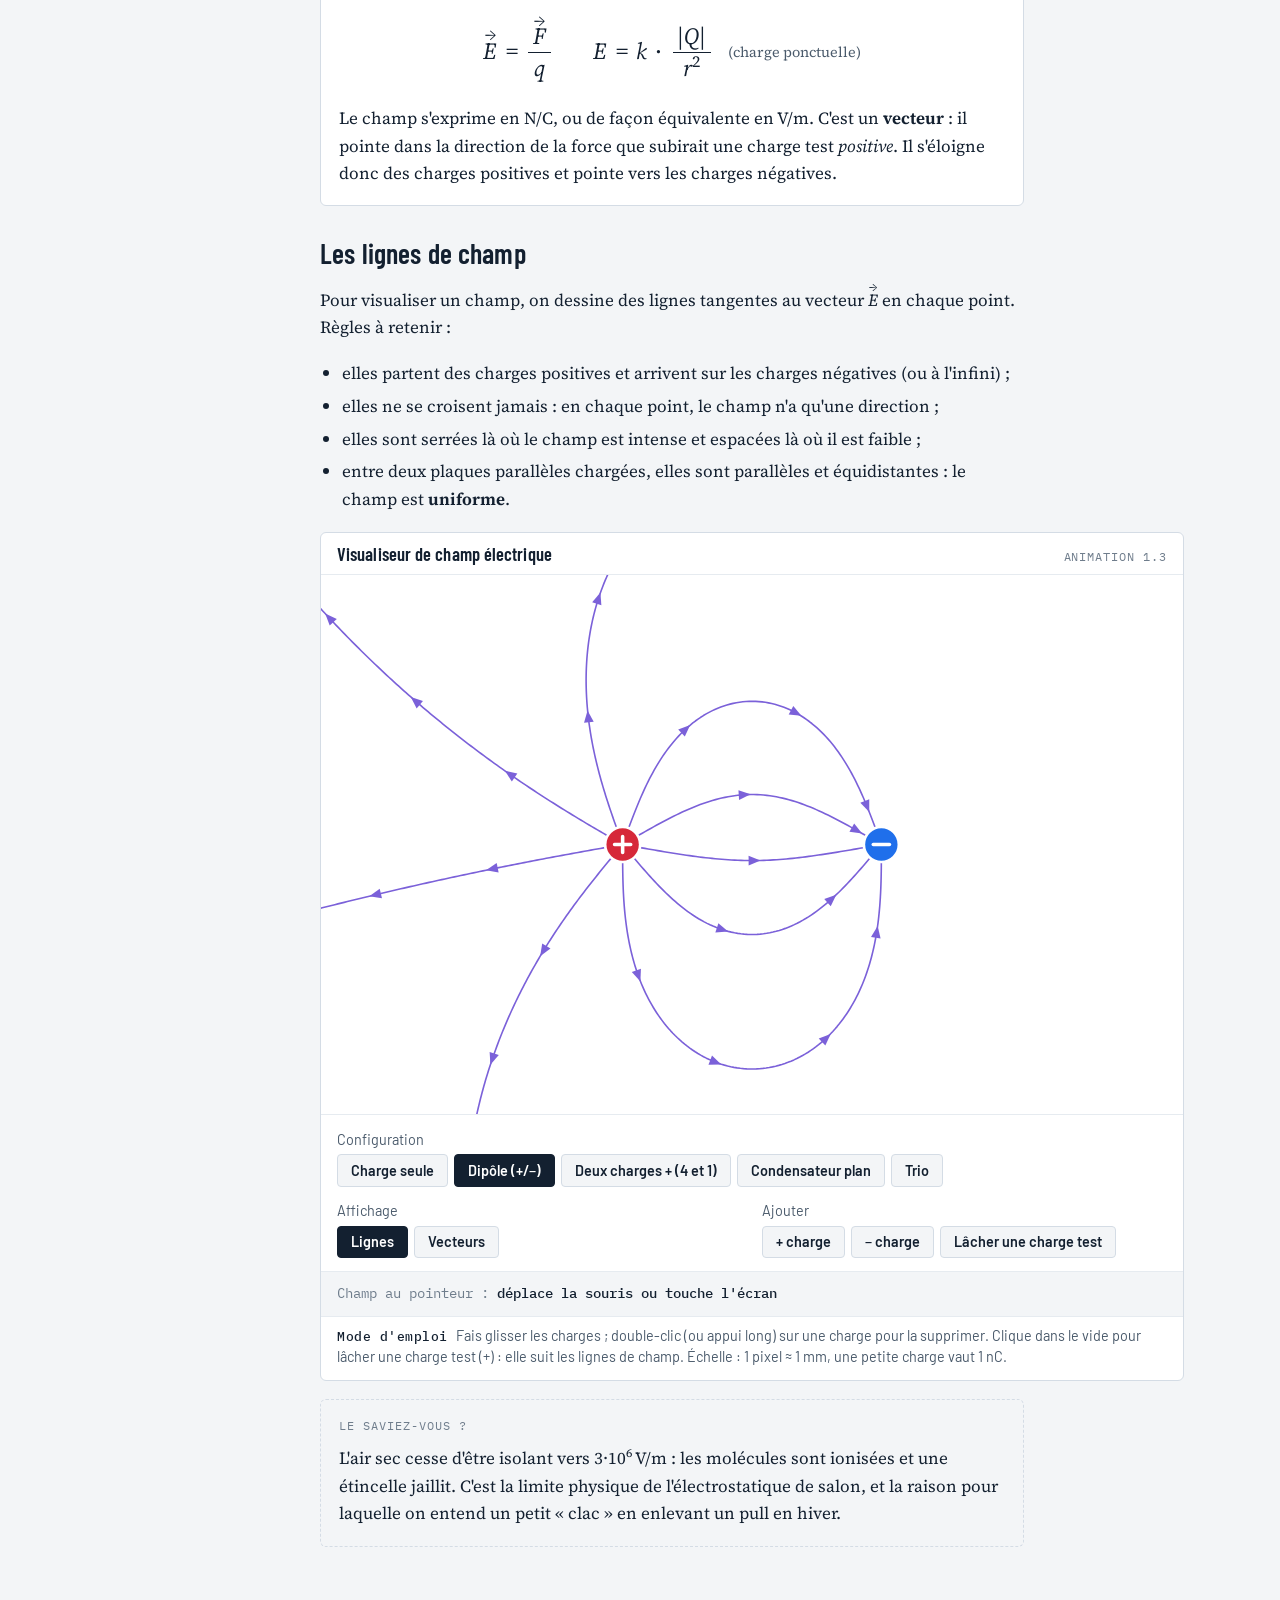
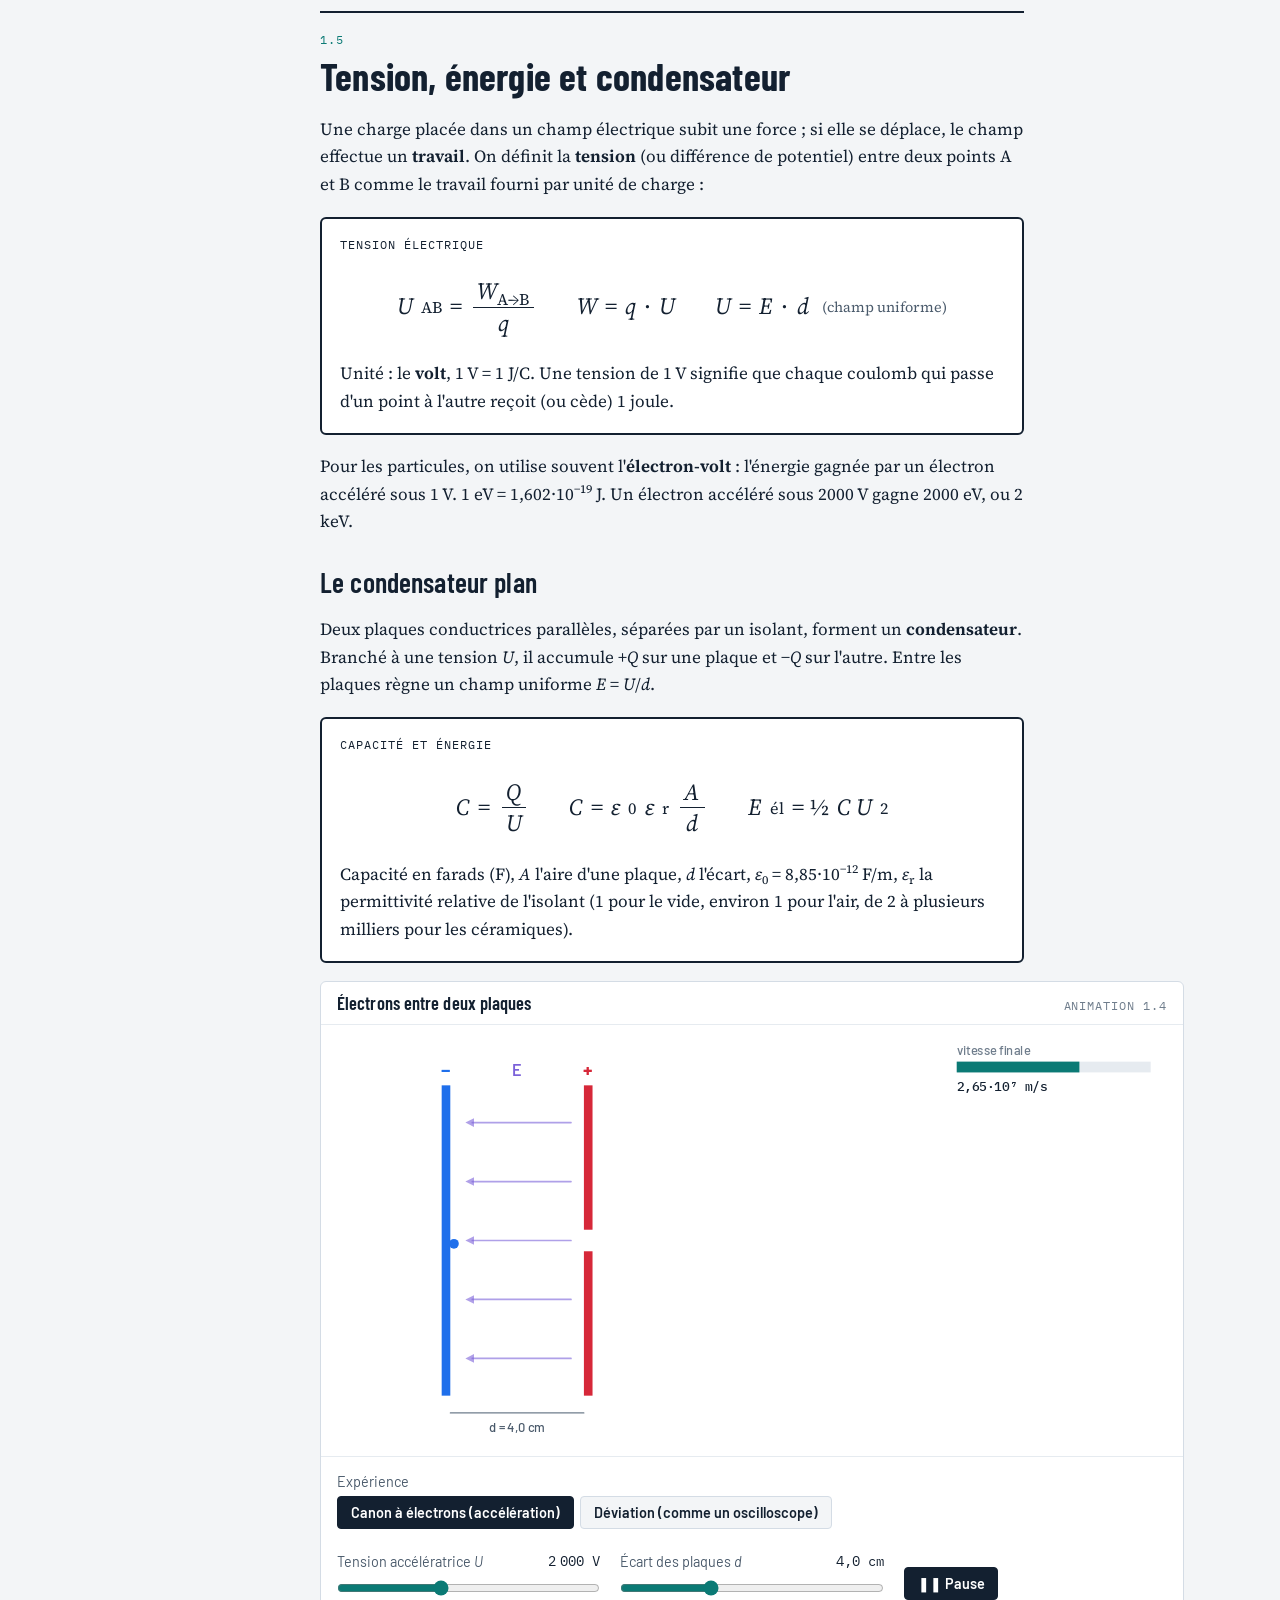
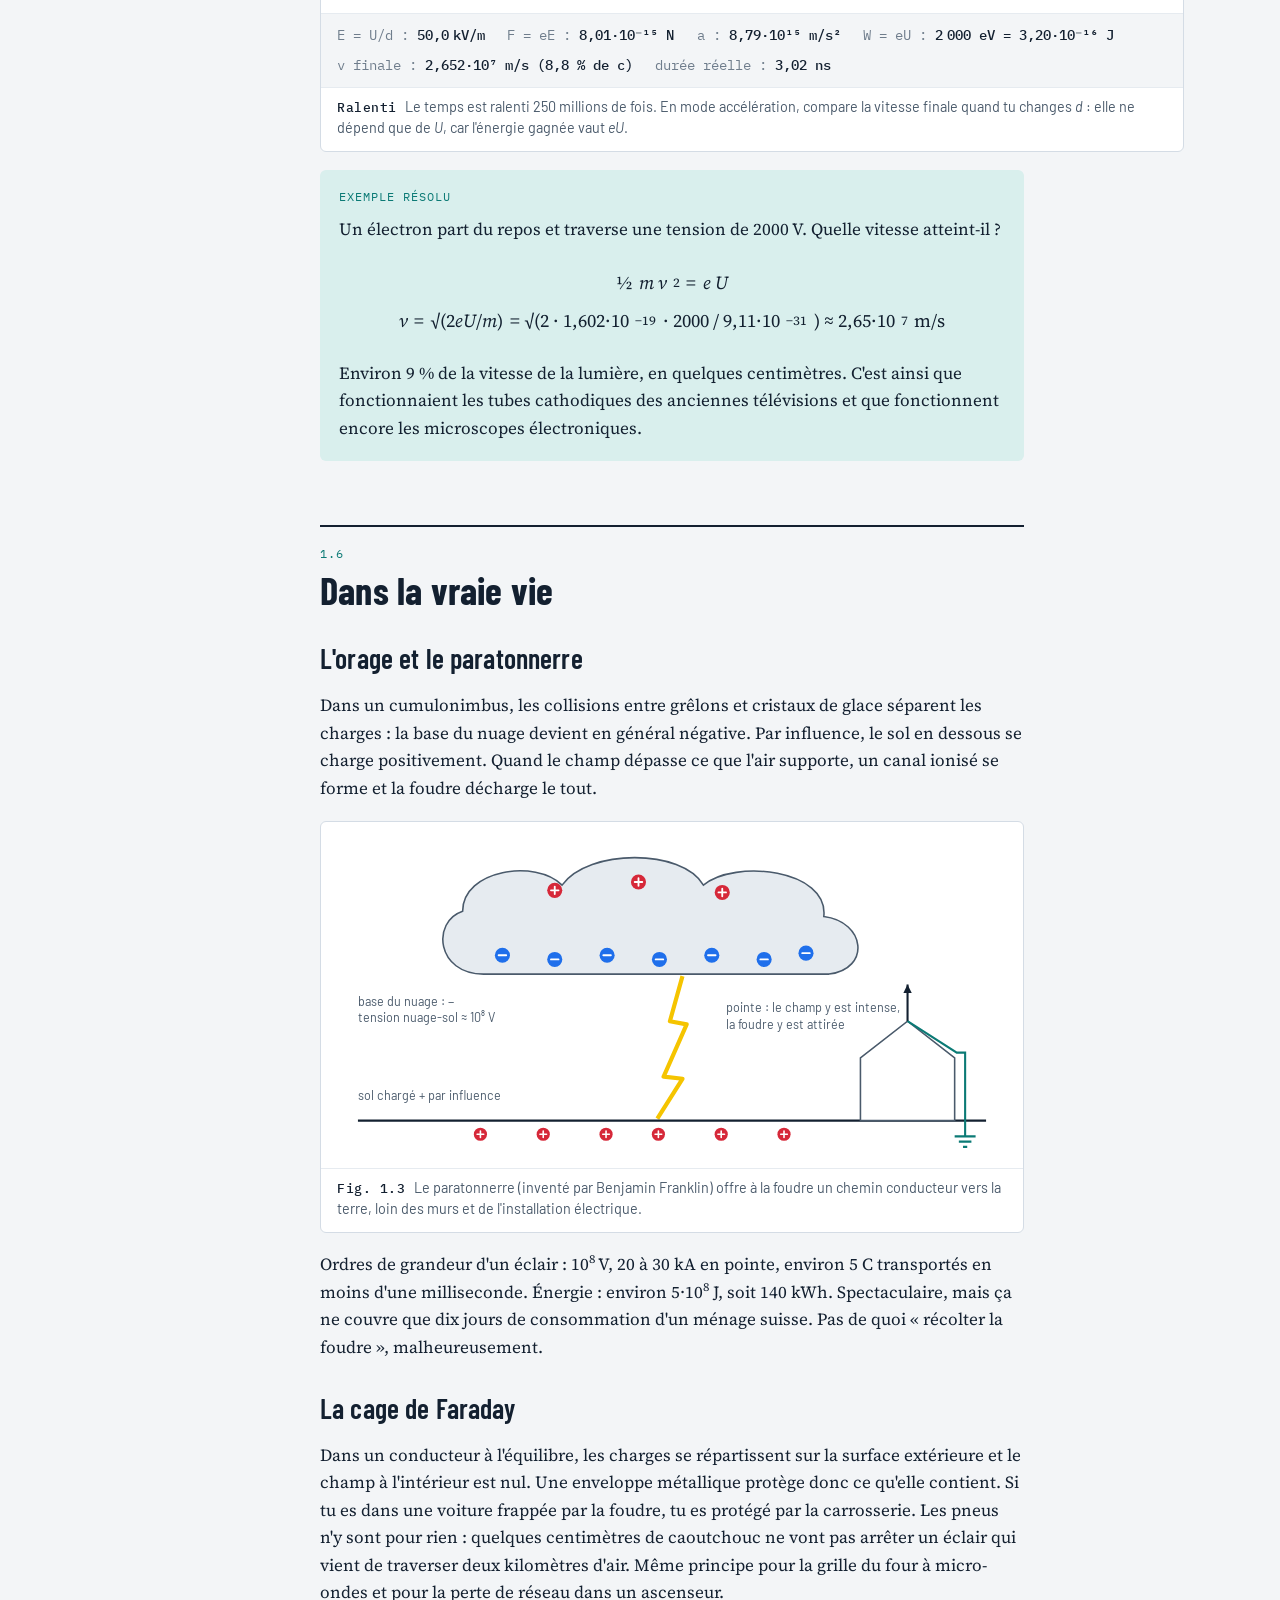
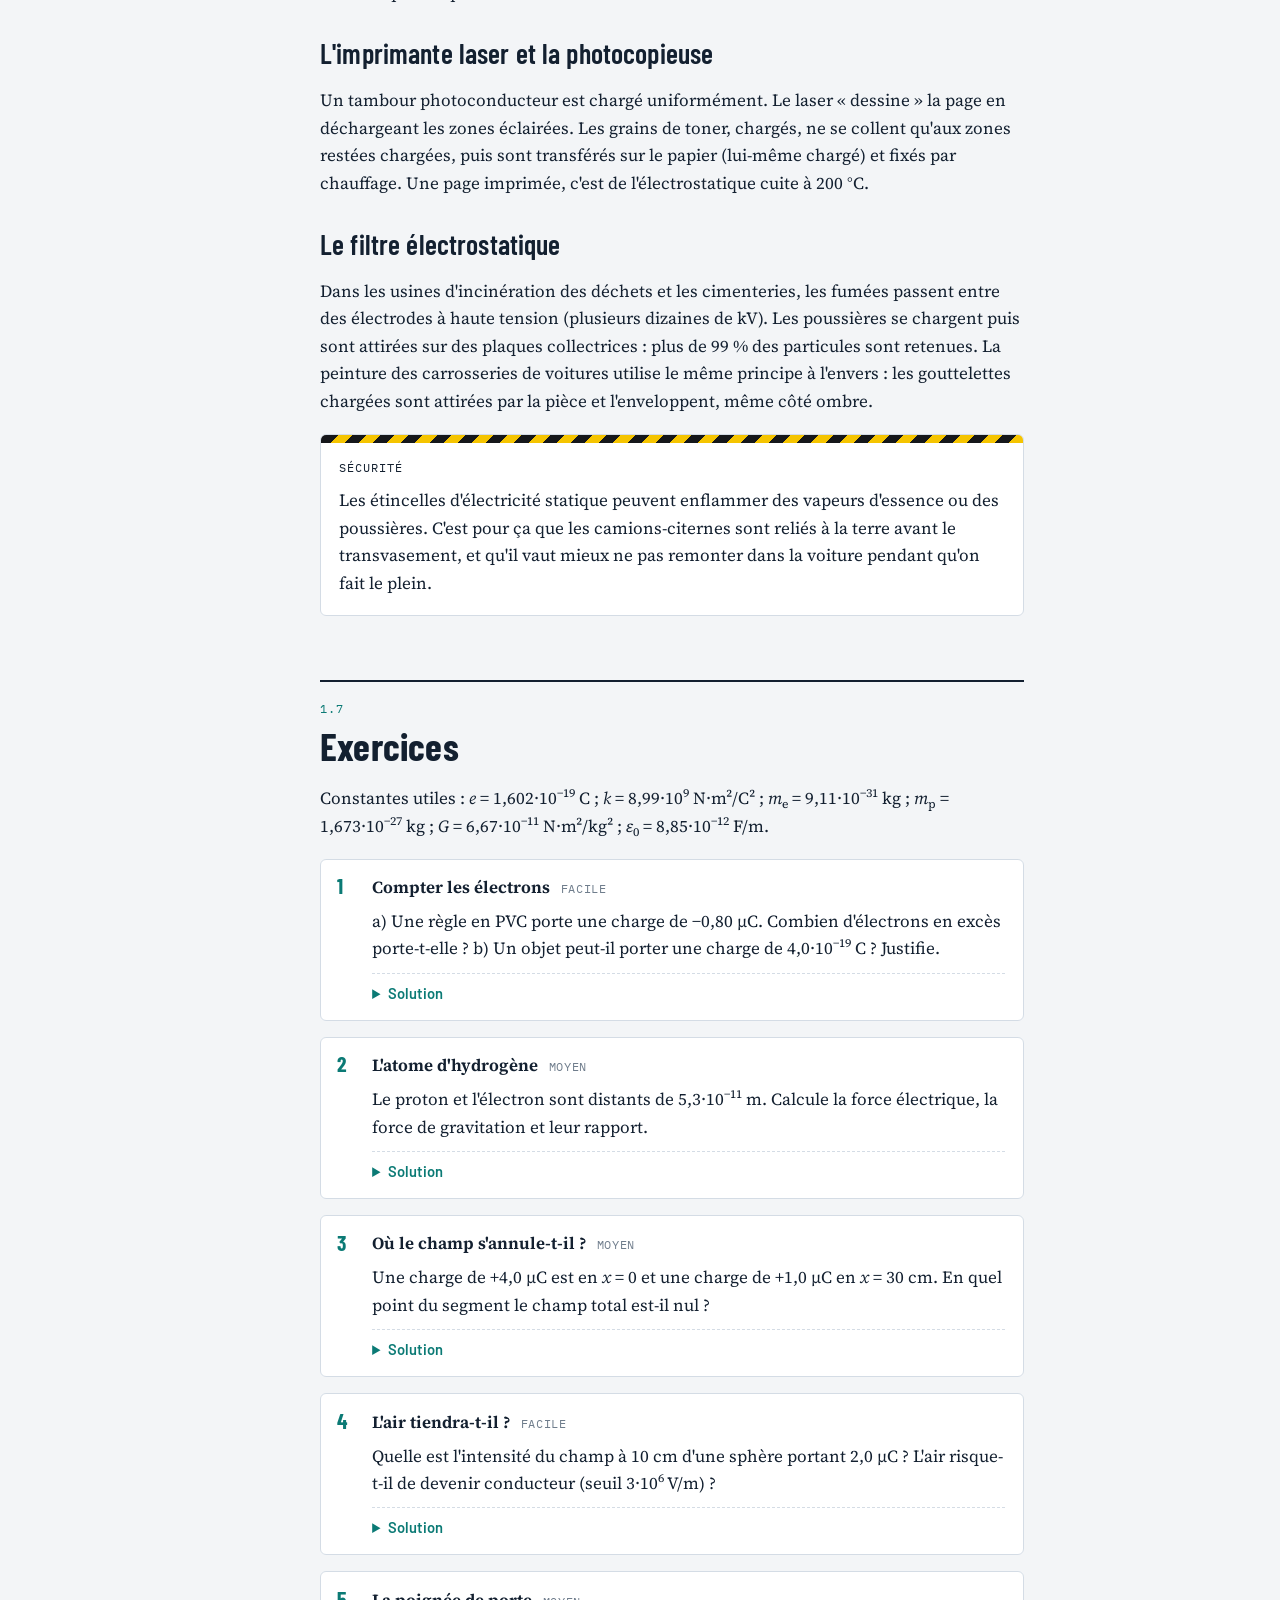
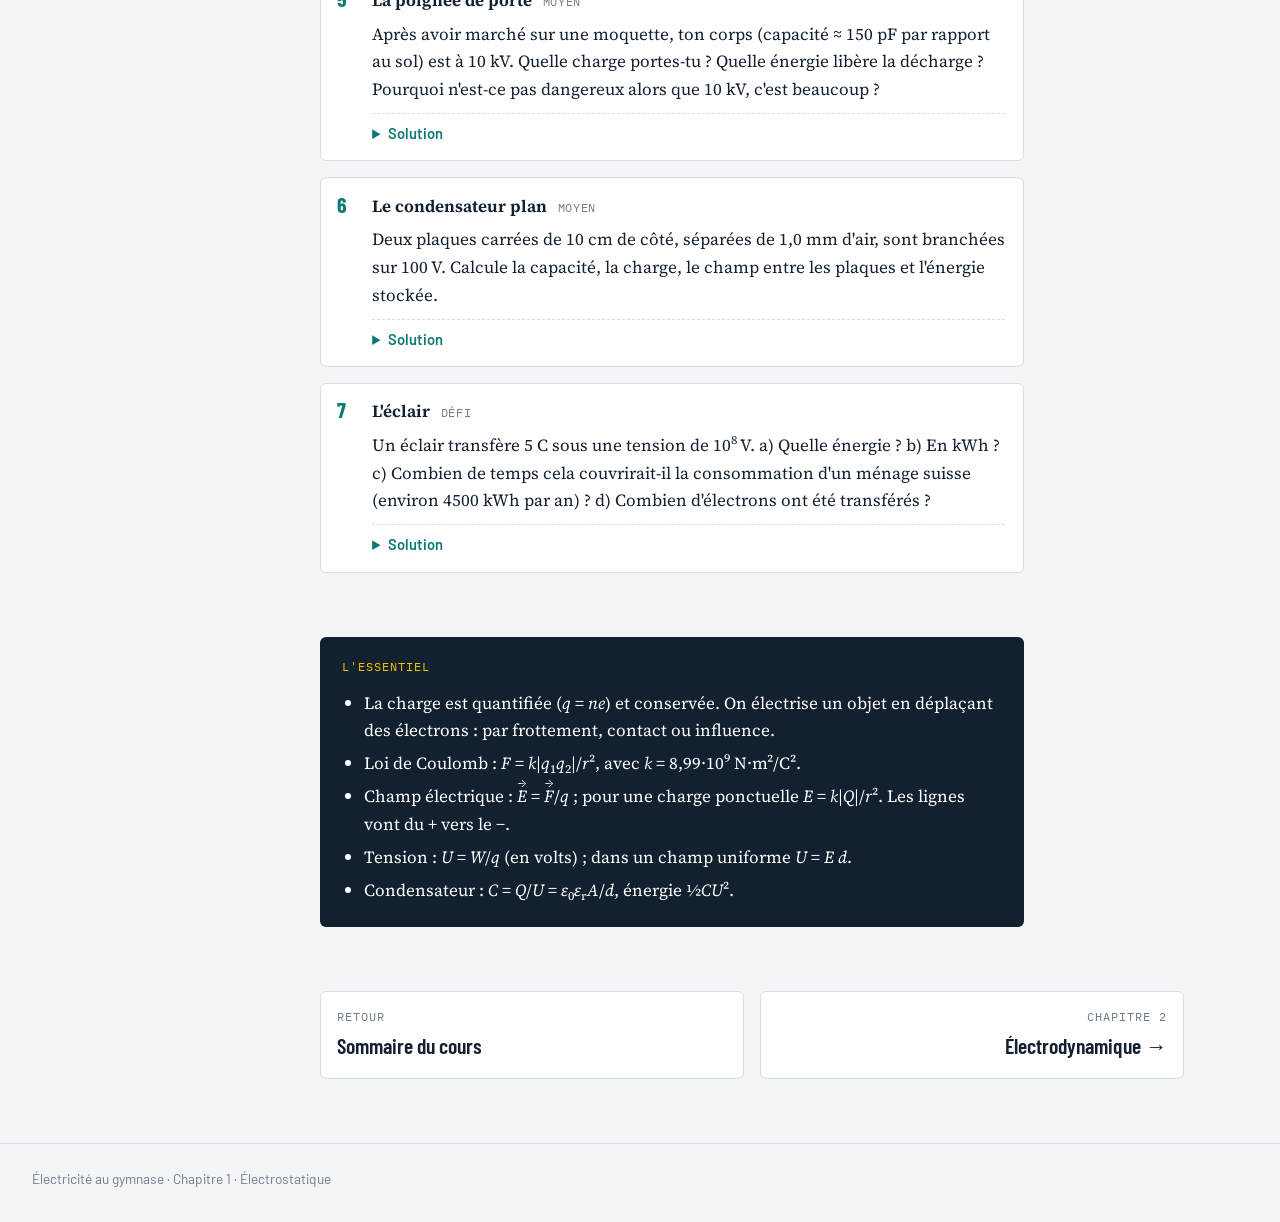
<file: cours-electricite/1-electrostatique.html>
<!doctype html>
<html lang="fr">
<head>
<meta charset="utf-8">
<meta name="viewport" content="width=device-width, initial-scale=1, viewport-fit=cover">
<title>1 · Électrostatique — Électricité au gymnase</title>
<meta name="claude:viewport-fit-sides" content="cover">
<link rel="preconnect" href="https://fonts.googleapis.com">
<link rel="preconnect" href="https://fonts.gstatic.com" crossorigin>
<link rel="stylesheet" href="https://fonts.googleapis.com/css2?family=Barlow+Condensed:wght@500;600;700;800&family=Barlow:wght@400;500;600&family=IBM+Plex+Mono:wght@400;500&family=Source+Serif+4:ital,opsz,wght@0,8..60,400;0,8..60,600;1,8..60,400&display=swap">
<link rel="stylesheet" href="assets/cours.css">
</head>
<body>

<svg width="0" height="0" aria-hidden="true" style="position:absolute">
  <defs>
    <symbol id="qp" viewBox="-10 -10 20 20"><circle r="9" style="fill:var(--plus)"/><path d="M-4.5 0h9M0-4.5v9" stroke="#fff" stroke-width="2.2" stroke-linecap="round"/></symbol>
    <symbol id="qm" viewBox="-10 -10 20 20"><circle r="9" style="fill:var(--minus)"/><path d="M-4.5 0h9" stroke="#fff" stroke-width="2.2" stroke-linecap="round"/></symbol>
    <symbol id="qn" viewBox="-10 -10 20 20"><circle r="9" style="fill:var(--metal)"/></symbol>
    <marker id="ah-ink" viewBox="0 0 10 10" refX="8" refY="5" markerWidth="7" markerHeight="7" orient="auto-start-reverse"><path d="M0 0L10 5L0 10z" style="fill:var(--ink)"/></marker>
    <marker id="ah-minus" viewBox="0 0 10 10" refX="8" refY="5" markerWidth="7" markerHeight="7" orient="auto-start-reverse"><path d="M0 0L10 5L0 10z" style="fill:var(--minus)"/></marker>
    <marker id="ah-plus" viewBox="0 0 10 10" refX="8" refY="5" markerWidth="7" markerHeight="7" orient="auto-start-reverse"><path d="M0 0L10 5L0 10z" style="fill:var(--plus)"/></marker>
    <marker id="ah-field" viewBox="0 0 10 10" refX="5" refY="5" markerWidth="7" markerHeight="7" orient="auto"><path d="M0 0L10 5L0 10z" style="fill: var(--field)"/></marker>
  </defs>
</svg>

<header class="site-header">
  <div class="site-header__inner">
    <a class="brand" href="index.html"><span class="brand__wires" aria-hidden="true"><span></span><span></span><span></span></span>Électricité au gymnase</a>
    <nav class="chapnav" aria-label="Chapitres">
      <a href="1-electrostatique.html" aria-current="page"><span class="n">1</span><span class="t">Électrostatique</span></a>
      <a href="2-electrodynamique.html"><span class="n">2</span><span class="t">Électrodynamique</span></a>
      <a href="3-lois-des-circuits.html"><span class="n">3</span><span class="t">Lois des circuits</span></a>
      <a href="4-production-suisse.html"><span class="n">4</span><span class="t">Production en Suisse</span></a>
    </nav>
  </div>
</header>

<section class="chapter-hero">
  <div class="chapter-hero__inner">
    <div class="chapter-hero__text">
      <span class="eyebrow">Chapitre 1</span>
      <h1>Électrostatique : les charges au repos</h1>
      <p class="lead">Le ballon qui colle au plafond, la décharge sur la poignée de porte, l'éclair au-dessus du Tessin. Tout commence avec une propriété discrète de la matière : la charge électrique.</p>
      <div class="objectifs">
        <span class="label">À la fin du chapitre, tu sais…</span>
        <ul>
          <li>expliquer l'électrisation par frottement, contact et influence ;</li>
          <li>calculer une force avec la loi de Coulomb ;</li>
          <li>décrire un champ électrique et dessiner ses lignes de champ ;</li>
          <li>relier tension, énergie et mouvement d'une charge.</li>
        </ul>
      </div>
    </div>
    <div class="chapter-hero__unit" aria-hidden="true">C<small>le coulomb</small></div>
  </div>
</section>

<div class="layout">
  <details class="toc" open>
    <summary><span class="label">Dans ce chapitre</span></summary>
    <ol>
      <li><a href="#charge"><span class="n">1.1</span>La charge électrique</a></li>
      <li><a href="#electrisation"><span class="n">1.2</span>Électriser un objet</a></li>
      <li><a href="#coulomb"><span class="n">1.3</span>La loi de Coulomb</a></li>
      <li><a href="#champ"><span class="n">1.4</span>Le champ électrique</a></li>
      <li><a href="#tension"><span class="n">1.5</span>Tension, énergie, condensateur</a></li>
      <li><a href="#vraie-vie"><span class="n">1.6</span>Dans la vraie vie</a></li>
      <li><a href="#exercices"><span class="n">1.7</span>Exercices</a></li>
      <li><a href="#essentiel"><span class="n">1.8</span>L'essentiel</a></li>
    </ol>
  </details>

  <main class="content">

    <!-- 1.1 -->
    <section class="section" id="charge">
      <div class="section-head"><span class="label">1.1</span><h2>La charge électrique</h2></div>
      <p>Toute la matière est faite d'atomes. Un atome contient un <strong>noyau</strong> (protons et neutrons) entouré d'<strong>électrons</strong>. Les protons portent une charge positive, les électrons une charge négative exactement opposée, les neutrons aucune.</p>

      <figure class="fig">
        <div class="fig__body">
          <svg viewBox="0 0 620 250" role="img" aria-label="Modèle simplifié d'un atome de lithium : 3 protons et 4 neutrons dans le noyau, 3 électrons autour.">
            <ellipse cx="170" cy="125" rx="140" ry="52" class="thin dash"/>
            <ellipse cx="170" cy="125" rx="140" ry="52" class="thin dash" transform="rotate(60 170 125)"/>
            <ellipse cx="170" cy="125" rx="140" ry="52" class="thin dash" transform="rotate(-60 170 125)"/>
            <use href="#qn" x="152" y="108" width="18" height="18"/>
            <use href="#qp" x="164" y="104" width="18" height="18"/>
            <use href="#qn" x="174" y="114" width="18" height="18"/>
            <use href="#qp" x="156" y="120" width="18" height="18"/>
            <use href="#qn" x="168" y="126" width="18" height="18"/>
            <use href="#qp" x="178" y="124" width="18" height="18"/>
            <use href="#qn" x="160" y="132" width="18" height="18"/>
            <use href="#qm" x="300" y="116" width="18" height="18"/>
            <use href="#qm" x="92" y="225" width="18" height="18"/>
            <use href="#qm" x="225" y="15" width="18" height="18"/>
            <line x1="200" y1="125" x2="380" y2="80" class="thin"/>
            <text x="388" y="76" class="t-strong">Noyau</text>
            <text x="388" y="94" class="t-small">3 protons (+) et 4 neutrons</text>
            <text x="388" y="110" class="t-small">contient 99,97 % de la masse</text>
            <line x1="318" y1="125" x2="380" y2="150" class="thin"/>
            <text x="388" y="152" class="t-strong">Électrons (−)</text>
            <text x="388" y="170" class="t-small">3 électrons : l'atome est neutre</text>
            <text x="388" y="214" class="t-small" font-style="italic">Pas à l'échelle : si le noyau avait la taille</text>
            <text x="388" y="230" class="t-small" font-style="italic">d'une mouche, l'atome serait une cathédrale.</text>
          </svg>
        </div>
        <figcaption><b>Fig. 1.1</b> Atome de lithium (modèle simplifié). Autant de protons que d'électrons : la charge totale est nulle.</figcaption>
      </figure>

      <div class="box box--def">
        <span class="label">Définition</span>
        <p>La <strong>charge électrique</strong> <i>q</i> se mesure en <strong>coulombs</strong> (C). Elle existe sous deux signes : deux charges de même signe se <strong>repoussent</strong>, deux charges de signes opposés s'<strong>attirent</strong>.</p>
      </div>

      <div class="table-wrap">
        <table class="data-table">
          <thead><tr><th>Particule</th><th class="r">Charge</th><th class="r">Masse</th></tr></thead>
          <tbody>
            <tr><td>Électron</td><td class="r">−<i>e</i> = −1,602·10<sup>−19</sup> C</td><td class="r">9,11·10<sup>−31</sup> kg</td></tr>
            <tr><td>Proton</td><td class="r">+<i>e</i> = +1,602·10<sup>−19</sup> C</td><td class="r">1,673·10<sup>−27</sup> kg</td></tr>
            <tr><td>Neutron</td><td class="r">0</td><td class="r">1,675·10<sup>−27</sup> kg</td></tr>
          </tbody>
        </table>
      </div>

      <h3>Deux lois fondamentales</h3>
      <p><strong>Quantification.</strong> Toute charge observable est un multiple entier de la <em>charge élémentaire</em> <i>e</i> :</p>
      <div class="formula"><span class="eq"><i>q</i> = <i>n</i> · <i>e</i></span><span class="eq" style="font-size:1rem;color:var(--ink-2)">avec <i>n</i> entier, <i>e</i> = 1,602·10<sup>−19</sup> C</span></div>
      <p>Un coulomb, c'est donc énorme à l'échelle atomique : il faut 6,24·10<sup>18</sup> électrons pour faire −1 C. En électrostatique, on manipule plutôt des nanocoulombs (nC) ou des microcoulombs (µC).</p>
      <p><strong>Conservation.</strong> Dans un système isolé, la charge totale reste constante. On ne crée pas de charge : on la <em>déplace</em>. Quand un objet devient négatif, un autre devient positif d'autant.</p>

      <div class="box box--fun">
        <span class="label">Le saviez-vous ?</span>
        <p>Un trombone de 1 g contient environ 45 000 C d'électrons, compensés par autant de charge positive. Si on pouvait mettre tous ses électrons d'un côté et ses noyaux à 1 m de là, ils s'attireraient avec une force d'environ 2·10<sup>19</sup> N, à peu près le poids de 20 000 lacs Léman. La matière est neutre, et c'est tant mieux.</p>
      </div>
    </section>

    <!-- 1.2 -->
    <section class="section" id="electrisation">
      <div class="section-head"><span class="label">1.2</span><h2>Électriser un objet</h2></div>
      <p>Électriser un objet, c'est lui faire gagner ou perdre des électrons. Les noyaux, eux, ne bougent pas : ils sont lourds et solidement liés dans la matière. Il y a trois façons de s'y prendre.</p>

      <h3>Conducteurs et isolants</h3>
      <p>Dans un <strong>conducteur</strong> (métaux, eau salée, corps humain, graphite), certains électrons sont libres de se déplacer dans tout le matériau. Dans un <strong>isolant</strong> (plastique, verre, caoutchouc, air sec, laine), les électrons restent attachés à leurs atomes : une charge déposée reste là où on l'a mise.</p>

      <h3>1. Par frottement</h3>
      <p>En frottant deux matériaux différents, des électrons passent de l'un à l'autre. Lequel gagne ? Ça dépend du couple de matériaux : c'est la <strong>série triboélectrique</strong>.</p>
      <figure class="fig">
        <div class="fig__body">
          <svg viewBox="0 0 640 230" role="img" aria-label="Avant le frottement, le ballon et le pull sont neutres. Après, le ballon a gagné des électrons (négatif) et le pull en a perdu (positif).">
            <text x="20" y="24" class="t-strong">Avant</text>
            <text x="340" y="24" class="t-strong">Après frottement</text>
            <line x1="320" y1="10" x2="320" y2="220" class="thin dash"/>
            <!-- avant -->
            <ellipse cx="100" cy="110" rx="62" ry="74" class="stroke-2" style="fill:var(--paper)"/>
            <path d="M100 184 l-6 12 h12 z" class="fill-ink"/>
            <use href="#qp" x="64" y="76" width="16" height="16"/><use href="#qm" x="84" y="76" width="16" height="16"/>
            <use href="#qp" x="106" y="92" width="16" height="16"/><use href="#qm" x="126" y="92" width="16" height="16"/>
            <use href="#qp" x="62" y="118" width="16" height="16"/><use href="#qm" x="82" y="118" width="16" height="16"/>
            <use href="#qp" x="104" y="138" width="16" height="16"/><use href="#qm" x="124" y="138" width="16" height="16"/>
            <rect x="190" y="50" width="100" height="130" rx="10" class="stroke-2" style="fill:var(--paper)"/>
            <use href="#qp" x="206" y="70" width="16" height="16"/><use href="#qm" x="226" y="70" width="16" height="16"/>
            <use href="#qp" x="250" y="96" width="16" height="16"/><use href="#qm" x="270" y="96" width="16" height="16"/>
            <use href="#qp" x="206" y="124" width="16" height="16"/><use href="#qm" x="226" y="124" width="16" height="16"/>
            <use href="#qp" x="250" y="150" width="16" height="16"/><use href="#qm" x="270" y="150" width="16" height="16"/>
            <text x="100" y="214" text-anchor="middle" class="t-small">ballon (caoutchouc)</text>
            <text x="240" y="200" text-anchor="middle" class="t-small">pull en laine</text>
            <!-- après -->
            <ellipse cx="420" cy="110" rx="62" ry="74" class="stroke-2" style="fill:var(--minus-soft)"/>
            <path d="M420 184 l-6 12 h12 z" class="fill-ink"/>
            <use href="#qp" x="384" y="76" width="16" height="16"/><use href="#qm" x="404" y="76" width="16" height="16"/>
            <use href="#qp" x="426" y="92" width="16" height="16"/><use href="#qm" x="446" y="92" width="16" height="16"/>
            <use href="#qp" x="382" y="118" width="16" height="16"/><use href="#qm" x="402" y="118" width="16" height="16"/>
            <use href="#qp" x="424" y="138" width="16" height="16"/><use href="#qm" x="444" y="138" width="16" height="16"/>
            <use href="#qm" x="452" y="116" width="16" height="16"/><use href="#qm" x="414" y="160" width="16" height="16"/>
            <rect x="510" y="50" width="100" height="130" rx="10" class="stroke-2" style="fill:var(--plus-soft)"/>
            <use href="#qp" x="526" y="70" width="16" height="16"/><use href="#qm" x="546" y="70" width="16" height="16"/>
            <use href="#qp" x="570" y="96" width="16" height="16"/>
            <use href="#qp" x="526" y="124" width="16" height="16"/><use href="#qm" x="546" y="124" width="16" height="16"/>
            <use href="#qp" x="570" y="150" width="16" height="16"/>
            <path d="M505 112 C 490 108, 486 112, 476 118" class="stroke-minus" marker-end="url(#ah-minus)"/>
            <text x="420" y="214" text-anchor="middle" class="t-small">charge −2e</text>
            <text x="560" y="200" text-anchor="middle" class="t-small">charge +2e</text>
          </svg>
        </div>
        <figcaption><b>Fig. 1.2</b> Frotter un ballon sur un pull transfère des électrons de la laine vers le caoutchouc. La charge totale (ballon + pull) reste nulle.</figcaption>
      </figure>
      <div class="table-wrap">
        <table class="data-table">
          <thead><tr><th>Série triboélectrique (extrait)</th><th>Tendance</th></tr></thead>
          <tbody>
            <tr><td>peau humaine sèche, verre, cheveux, laine</td><td>cède facilement des électrons → devient <strong style="color:var(--plus)">+</strong></td></tr>
            <tr><td>coton, papier, acier</td><td>plutôt neutre</td></tr>
            <tr><td>caoutchouc, polyester, PVC, téflon</td><td>capte facilement des électrons → devient <strong style="color:var(--minus)">−</strong></td></tr>
          </tbody>
        </table>
      </div>

      <h3>2. Par contact</h3>
      <p>Si on touche un conducteur neutre avec un objet chargé, une partie de la charge passe sur le conducteur : les deux objets finissent chargés du <em>même signe</em>, et donc se repoussent. C'est pour ça qu'une petite boule d'aluminium est d'abord attirée par une règle chargée, puis brusquement repoussée après l'avoir touchée.</p>

      <h3>3. Par influence (ou induction)</h3>
      <p>On approche un objet chargé d'un conducteur <strong>sans le toucher</strong>. Les électrons libres du conducteur se déplacent : attirés si l'objet est positif, repoussés s'il est négatif. Le conducteur reste neutre au total, mais ses deux faces portent des charges opposées. Si on le relie à la terre pendant ce temps, des électrons peuvent quitter ou rejoindre le conducteur, qui reste chargé une fois le fil retiré.</p>

      <figure class="anim wide" id="anim-influence">
        <div class="anim__head"><h4>Électrisation par influence</h4><span class="label">Animation 1.1</span></div>
        <div class="anim__stage"><canvas class="anim-canvas" id="cv-influence" style="--ar: 2 / 1; --ar-m: 4 / 3" aria-label="Sphère métallique et bâton chargé. Les électrons libres de la sphère se déplacent selon la charge et la distance du bâton."></canvas></div>
        <div class="controls">
          <div class="ctrl">
            <span class="ctrl__name">Bâton</span>
            <div class="btns" id="inf-rod">
              <button class="btn" type="button" data-value="1">Verre (+)</button>
              <button class="btn" type="button" data-value="-1" aria-pressed="true">PVC (−)</button>
              <button class="btn" type="button" data-value="0">Retiré</button>
            </div>
          </div>
          <div class="ctrl">
            <label for="inf-dist"><span>Distance au bâton</span><output for="inf-dist"></output></label>
            <input type="range" id="inf-dist" min="10" max="260" value="60">
          </div>
          <div class="ctrl">
            <span class="ctrl__name">Mise à la terre</span>
            <div class="btns"><button class="btn" type="button" id="inf-ground" aria-pressed="false">Relier à la terre</button><button class="btn" type="button" id="inf-reset">Neutraliser</button></div>
          </div>
        </div>
        <div class="readouts"><span>Charge nette de la sphère : <b id="inf-q">0</b></span><span id="inf-msg">Le bâton attire ou repousse les électrons libres.</span></div>
        <figcaption><b>Essaie</b> la séquence classique : bâton PVC proche → relier à la terre → couper la terre → retirer le bâton. La sphère reste chargée… positivement, alors qu'on ne l'a jamais touchée avec le bâton.</figcaption>
      </figure>
    </section>

    <!-- 1.3 -->
    <section class="section" id="coulomb">
      <div class="section-head"><span class="label">1.3</span><h2>La loi de Coulomb</h2></div>
      <p>En 1785, Charles-Augustin de Coulomb mesure avec une balance de torsion la force entre deux petites sphères chargées. Résultat : la force est proportionnelle au produit des charges et inversement proportionnelle au carré de la distance. La même forme que la gravitation de Newton, avec des charges à la place des masses.</p>

      <div class="box box--loi">
        <span class="label">Loi de Coulomb</span>
        <div class="formula">
          <span class="eq"><i>F</i> = <i>k</i> · <span class="frac"><span>|<i>q</i><sub>1</sub>| · |<i>q</i><sub>2</sub>|</span><span><i>r</i><sup>2</sup></span></span></span>
          <span class="eq" style="font-size:1.05rem"><i>k</i> = <span class="frac"><span>1</span><span>4π<i>ε</i><sub>0</sub></span></span> = 8,99·10<sup>9</sup> N·m²/C²</span>
        </div>
        <p><i>F</i> en newtons, <i>q</i> en coulombs, <i>r</i> (distance entre les centres) en mètres. La force est portée par la droite qui relie les charges ; répulsive si les signes sont égaux, attractive sinon. Les deux charges subissent des forces de même intensité et de sens opposés (3<sup>e</sup> loi de Newton), même si l'une est cent fois plus grande que l'autre.</p>
      </div>

      <figure class="anim wide" id="anim-coulomb">
        <div class="anim__head"><h4>Le laboratoire de Coulomb</h4><span class="label">Animation 1.2</span></div>
        <div class="anim__stage"><canvas class="anim-canvas" id="cv-coulomb" style="--ar: 2 / 1; --ar-m: 1 / 1" aria-label="Deux charges et les forces qu'elles exercent l'une sur l'autre, avec la courbe F en fonction de r."></canvas></div>
        <div class="controls">
          <div class="ctrl"><label for="cl-q1"><span>Charge <i>q</i>₁</span><output for="cl-q1"></output></label><input type="range" id="cl-q1" min="-100" max="100" step="5" value="40"></div>
          <div class="ctrl"><label for="cl-q2"><span>Charge <i>q</i>₂</span><output for="cl-q2"></output></label><input type="range" id="cl-q2" min="-100" max="100" step="5" value="-60"></div>
          <div class="ctrl"><label for="cl-r"><span>Distance <i>r</i></span><output for="cl-r"></output></label><input type="range" id="cl-r" min="5" max="50" step="1" value="20"></div>
        </div>
        <div class="readouts"><span>Force : <b id="cl-F">—</b></span><span>Nature : <b id="cl-type">—</b></span><span>Équivalent poids : <b id="cl-m">—</b></span></div>
        <figcaption><b>À observer</b> Divise la distance par 2 : la force est multipliée par 4. Change le signe d'une charge : seules les flèches changent de sens. Les deux flèches ont toujours la même longueur.</figcaption>
      </figure>

      <h3>Électrique contre gravitation</h3>
      <p>Dans un atome d'hydrogène, le proton et l'électron sont à environ 5,3·10<sup>−11</sup> m. La force électrique vaut 8,2·10<sup>−8</sup> N, la force de gravitation 3,6·10<sup>−47</sup> N. Rapport : environ 10<sup>39</sup>. À l'échelle des atomes, la gravitation est totalement négligeable. Si on ne la sent pas au quotidien, c'est seulement parce que les objets sont presque parfaitement neutres.</p>

      <div class="box box--ex">
        <span class="label">Exemple résolu</span>
        <p>Deux ballons gonflés, chargés chacun de −50 nC, sont suspendus à 20 cm l'un de l'autre. Quelle force ?</p>
        <div class="formula" style="font-size:1.15rem"><span class="eq"><i>F</i> = 8,99·10<sup>9</sup> · <span class="frac"><span>(50·10<sup>−9</sup>)²</span><span>0,20²</span></span> = 5,6·10<sup>−4</sup> N</span></div>
        <p>C'est le poids d'une masse de 0,06 g, une miette. Pourtant ça suffit pour écarter visiblement deux ballons très légers.</p>
      </div>
    </section>

    <!-- 1.4 -->
    <section class="section" id="champ">
      <div class="section-head"><span class="label">1.4</span><h2>Le champ électrique</h2></div>
      <p>Comment une charge « sait-elle » qu'une autre charge est là ? On décrit l'effet d'une charge par un <strong>champ électrique</strong> qui remplit l'espace autour d'elle. Une autre charge placée dans ce champ subit une force. Plus besoin de penser à l'action à distance : la charge réagit au champ là où elle se trouve.</p>

      <div class="box box--def">
        <span class="label">Définition</span>
        <div class="formula">
          <span class="eq"><span class="vec"><i>E</i></span> = <span class="frac"><span><span class="vec"><i>F</i></span></span><span><i>q</i></span></span></span>
          <span class="eq"><i>E</i> = <i>k</i> · <span class="frac"><span>|<i>Q</i>|</span><span><i>r</i><sup>2</sup></span></span><span style="font-size:0.9rem;color:var(--ink-2);margin-left:0.4em">(charge ponctuelle)</span></span>
        </div>
        <p>Le champ s'exprime en N/C, ou de façon équivalente en V/m. C'est un <strong>vecteur</strong> : il pointe dans la direction de la force que subirait une charge test <em>positive</em>. Il s'éloigne donc des charges positives et pointe vers les charges négatives.</p>
      </div>

      <h3>Les lignes de champ</h3>
      <p>Pour visualiser un champ, on dessine des lignes tangentes au vecteur <span class="vec"><i>E</i></span> en chaque point. Règles à retenir :</p>
      <ul>
        <li>elles partent des charges positives et arrivent sur les charges négatives (ou à l'infini) ;</li>
        <li>elles ne se croisent jamais : en chaque point, le champ n'a qu'une direction ;</li>
        <li>elles sont serrées là où le champ est intense et espacées là où il est faible ;</li>
        <li>entre deux plaques parallèles chargées, elles sont parallèles et équidistantes : le champ est <strong>uniforme</strong>.</li>
      </ul>

      <figure class="anim wide" id="anim-champ">
        <div class="anim__head"><h4>Visualiseur de champ électrique</h4><span class="label">Animation 1.3</span></div>
        <div class="anim__stage"><canvas class="anim-canvas" id="cv-champ" style="--ar: 16 / 10; --ar-m: 4 / 5" aria-label="Lignes de champ électrique autour de charges que l'on peut déplacer."></canvas></div>
        <div class="controls">
          <div class="ctrl" style="flex-basis:100%">
            <span class="ctrl__name">Configuration</span>
            <div class="btns" id="ch-preset">
              <button class="btn" type="button" data-value="single">Charge seule</button>
              <button class="btn" type="button" data-value="dipole" aria-pressed="true">Dipôle (+/−)</button>
              <button class="btn" type="button" data-value="same">Deux charges + (4 et 1)</button>
              <button class="btn" type="button" data-value="plates">Condensateur plan</button>
              <button class="btn" type="button" data-value="trio">Trio</button>
            </div>
          </div>
          <div class="ctrl">
            <span class="ctrl__name">Affichage</span>
            <div class="btns">
              <button class="btn" type="button" id="ch-lines" aria-pressed="true">Lignes</button>
              <button class="btn" type="button" id="ch-vectors" aria-pressed="false">Vecteurs</button>
            </div>
          </div>
          <div class="ctrl">
            <span class="ctrl__name">Ajouter</span>
            <div class="btns">
              <button class="btn" type="button" id="ch-addp">+ charge</button>
              <button class="btn" type="button" id="ch-addm">− charge</button>
              <button class="btn" type="button" id="ch-test">Lâcher une charge test</button>
            </div>
          </div>
        </div>
        <div class="readouts"><span>Champ au pointeur : <b id="ch-E">déplace la souris ou touche l'écran</b></span></div>
        <figcaption><b>Mode d'emploi</b> Fais glisser les charges ; double-clic (ou appui long) sur une charge pour la supprimer. Clique dans le vide pour lâcher une charge test (+) : elle suit les lignes de champ. Échelle : 1 pixel ≈ 1 mm, une petite charge vaut 1 nC.</figcaption>
      </figure>

      <div class="box box--fun">
        <span class="label">Le saviez-vous ?</span>
        <p>L'air sec cesse d'être isolant vers 3·10<sup>6</sup> V/m : les molécules sont ionisées et une étincelle jaillit. C'est la limite physique de l'électrostatique de salon, et la raison pour laquelle on entend un petit « clac » en enlevant un pull en hiver.</p>
      </div>
    </section>

    <!-- 1.5 -->
    <section class="section" id="tension">
      <div class="section-head"><span class="label">1.5</span><h2>Tension, énergie et condensateur</h2></div>
      <p>Une charge placée dans un champ électrique subit une force ; si elle se déplace, le champ effectue un <strong>travail</strong>. On définit la <strong>tension</strong> (ou différence de potentiel) entre deux points A et B comme le travail fourni par unité de charge :</p>
      <div class="box box--loi">
        <span class="label">Tension électrique</span>
        <div class="formula">
          <span class="eq"><i>U</i><sub>AB</sub> = <span class="frac"><span><i>W</i><sub>A→B</sub></span><span><i>q</i></span></span></span>
          <span class="eq"><i>W</i> = <i>q</i> · <i>U</i></span>
          <span class="eq"><i>U</i> = <i>E</i> · <i>d</i><span style="font-size:0.9rem;color:var(--ink-2);margin-left:0.4em">(champ uniforme)</span></span>
        </div>
        <p>Unité : le <strong>volt</strong>, 1 V = 1 J/C. Une tension de 1 V signifie que chaque coulomb qui passe d'un point à l'autre reçoit (ou cède) 1 joule.</p>
      </div>
      <p>Pour les particules, on utilise souvent l'<strong>électron-volt</strong> : l'énergie gagnée par un électron accéléré sous 1 V. 1 eV = 1,602·10<sup>−19</sup> J. Un électron accéléré sous 2000 V gagne 2000 eV, ou 2 keV.</p>

      <h3>Le condensateur plan</h3>
      <p>Deux plaques conductrices parallèles, séparées par un isolant, forment un <strong>condensateur</strong>. Branché à une tension <i>U</i>, il accumule +<i>Q</i> sur une plaque et −<i>Q</i> sur l'autre. Entre les plaques règne un champ uniforme <i>E</i> = <i>U</i>/<i>d</i>.</p>
      <div class="box box--loi">
        <span class="label">Capacité et énergie</span>
        <div class="formula">
          <span class="eq"><i>C</i> = <span class="frac"><span><i>Q</i></span><span><i>U</i></span></span></span>
          <span class="eq"><i>C</i> = <i>ε</i><sub>0</sub><i>ε</i><sub>r</sub> <span class="frac"><span><i>A</i></span><span><i>d</i></span></span></span>
          <span class="eq"><i>E</i><sub>él</sub> = ½ <i>C U</i><sup>2</sup></span>
        </div>
        <p>Capacité en farads (F), <i>A</i> l'aire d'une plaque, <i>d</i> l'écart, <i>ε</i><sub>0</sub> = 8,85·10<sup>−12</sup> F/m, <i>ε</i><sub>r</sub> la permittivité relative de l'isolant (1 pour le vide, environ 1 pour l'air, de 2 à plusieurs milliers pour les céramiques).</p>
      </div>

      <figure class="anim wide" id="anim-canon">
        <div class="anim__head"><h4>Électrons entre deux plaques</h4><span class="label">Animation 1.4</span></div>
        <div class="anim__stage"><canvas class="anim-canvas" id="cv-canon" style="--ar: 2 / 1; --ar-m: 4 / 3" aria-label="Électrons accélérés ou déviés par le champ uniforme entre deux plaques."></canvas></div>
        <div class="controls">
          <div class="ctrl" style="flex-basis:100%">
            <span class="ctrl__name">Expérience</span>
            <div class="btns" id="cn-mode">
              <button class="btn" type="button" data-value="acc" aria-pressed="true">Canon à électrons (accélération)</button>
              <button class="btn" type="button" data-value="dev">Déviation (comme un oscilloscope)</button>
            </div>
          </div>
          <div class="ctrl"><label for="cn-u"><span>Tension accélératrice <i>U</i></span><output for="cn-u"></output></label><input type="range" id="cn-u" min="100" max="5000" step="100" value="2000"></div>
          <div class="ctrl"><label for="cn-d"><span>Écart des plaques <i>d</i></span><output for="cn-d"></output></label><input type="range" id="cn-d" min="1" max="10" step="0.5" value="4"></div>
          <div class="ctrl" id="cn-ud-wrap"><label for="cn-ud"><span>Tension de déviation</span><output for="cn-ud"></output></label><input type="range" id="cn-ud" min="-400" max="400" step="10" value="150"></div>
          <div class="ctrl"><span class="ctrl__name">&nbsp;</span><div class="btns"><button class="btn" type="button" id="cn-play"></button></div></div>
        </div>
        <div class="readouts" id="cn-read"></div>
        <figcaption><b>Ralenti</b> Le temps est ralenti 250 millions de fois. En mode accélération, compare la vitesse finale quand tu changes <i>d</i> : elle ne dépend que de <i>U</i>, car l'énergie gagnée vaut <i>eU</i>.</figcaption>
      </figure>

      <div class="box box--ex">
        <span class="label">Exemple résolu</span>
        <p>Un électron part du repos et traverse une tension de 2000 V. Quelle vitesse atteint-il ?</p>
        <div class="formula" style="font-size:1.15rem">
          <span class="eq">½ <i>m v</i><sup>2</sup> = <i>e U</i></span>
          <span class="eq"><i>v</i> = <span style="white-space:nowrap">√(2<i>eU</i>/<i>m</i>)</span> = √(2 · 1,602·10<sup>−19</sup> · 2000 / 9,11·10<sup>−31</sup>) ≈ 2,65·10<sup>7</sup> m/s</span>
        </div>
        <p>Environ 9 % de la vitesse de la lumière, en quelques centimètres. C'est ainsi que fonctionnaient les tubes cathodiques des anciennes télévisions et que fonctionnent encore les microscopes électroniques.</p>
      </div>
    </section>

    <!-- 1.6 -->
    <section class="section" id="vraie-vie">
      <div class="section-head"><span class="label">1.6</span><h2>Dans la vraie vie</h2></div>

      <h3>L'orage et le paratonnerre</h3>
      <p>Dans un cumulonimbus, les collisions entre grêlons et cristaux de glace séparent les charges : la base du nuage devient en général négative. Par influence, le sol en dessous se charge positivement. Quand le champ dépasse ce que l'air supporte, un canal ionisé se forme et la foudre décharge le tout.</p>
      <figure class="fig">
        <div class="fig__body">
          <svg viewBox="0 0 640 300" role="img" aria-label="Nuage d'orage chargé négativement à sa base, sol chargé positivement par influence, paratonnerre sur une maison.">
            <path d="M120 70 C 120 30, 190 20, 215 45 C 240 10, 330 10, 350 45 C 380 20, 470 30, 465 75 C 505 80, 510 125, 470 130 L 140 130 C 95 130, 90 80, 120 70 Z" class="stroke-2" style="fill:var(--rule-2)"/>
            <use href="#qp" x="200" y="42" width="16" height="16"/><use href="#qp" x="280" y="34" width="16" height="16"/><use href="#qp" x="360" y="44" width="16" height="16"/>
            <use href="#qm" x="150" y="104" width="16" height="16"/><use href="#qm" x="200" y="108" width="16" height="16"/><use href="#qm" x="250" y="104" width="16" height="16"/><use href="#qm" x="300" y="108" width="16" height="16"/><use href="#qm" x="350" y="104" width="16" height="16"/><use href="#qm" x="400" y="108" width="16" height="16"/><use href="#qm" x="440" y="102" width="16" height="16"/>
            <path d="M330 132 L 318 175 L 334 178 L 312 228 L 330 230 L 306 268" fill="none" stroke="var(--signal)" stroke-width="4" stroke-linejoin="round"/>
            <line x1="20" y1="270" x2="620" y2="270" class="stroke"/>
            <use href="#qp" x="130" y="276" width="14" height="14"/><use href="#qp" x="190" y="276" width="14" height="14"/><use href="#qp" x="250" y="276" width="14" height="14"/><use href="#qp" x="300" y="276" width="14" height="14"/><use href="#qp" x="360" y="276" width="14" height="14"/><use href="#qp" x="420" y="276" width="14" height="14"/>
            <!-- maison et paratonnerre -->
            <path d="M500 270 V 210 L 545 175 L 590 210 V 270 Z" class="stroke-2" style="fill:var(--card)"/>
            <line x1="545" y1="175" x2="545" y2="140" class="stroke"/>
            <path d="M545 140 l-4 8 h8 z" class="fill-ink"/>
            <path d="M545 175 L 592 205 L 600 205 L 600 285" class="stroke-accent"/>
            <path d="M590 285 h20 M594 290 h12 M598 295 h4" class="stroke-accent"/>
            <text x="20" y="160" class="t-small">base du nuage : −</text>
            <text x="20" y="176" class="t-small">tension nuage-sol ≈ 10⁸ V</text>
            <text x="20" y="250" class="t-small">sol chargé + par influence</text>
            <text x="372" y="166" class="t-small">pointe : le champ y est intense,</text>
            <text x="372" y="182" class="t-small">la foudre y est attirée</text>
          </svg>
        </div>
        <figcaption><b>Fig. 1.3</b> Le paratonnerre (inventé par Benjamin Franklin) offre à la foudre un chemin conducteur vers la terre, loin des murs et de l'installation électrique.</figcaption>
      </figure>
      <p>Ordres de grandeur d'un éclair : 10<sup>8</sup> V, 20 à 30 kA en pointe, environ 5 C transportés en moins d'une milliseconde. Énergie : environ 5·10<sup>8</sup> J, soit 140 kWh. Spectaculaire, mais ça ne couvre que dix jours de consommation d'un ménage suisse. Pas de quoi « récolter la foudre », malheureusement.</p>

      <h3>La cage de Faraday</h3>
      <p>Dans un conducteur à l'équilibre, les charges se répartissent sur la surface extérieure et le champ à l'intérieur est nul. Une enveloppe métallique protège donc ce qu'elle contient. Si tu es dans une voiture frappée par la foudre, tu es protégé par la carrosserie. Les pneus n'y sont pour rien : quelques centimètres de caoutchouc ne vont pas arrêter un éclair qui vient de traverser deux kilomètres d'air. Même principe pour la grille du four à micro-ondes et pour la perte de réseau dans un ascenseur.</p>

      <h3>L'imprimante laser et la photocopieuse</h3>
      <p>Un tambour photoconducteur est chargé uniformément. Le laser « dessine » la page en déchargeant les zones éclairées. Les grains de toner, chargés, ne se collent qu'aux zones restées chargées, puis sont transférés sur le papier (lui-même chargé) et fixés par chauffage. Une page imprimée, c'est de l'électrostatique cuite à 200 °C.</p>

      <h3>Le filtre électrostatique</h3>
      <p>Dans les usines d'incinération des déchets et les cimenteries, les fumées passent entre des électrodes à haute tension (plusieurs dizaines de kV). Les poussières se chargent puis sont attirées sur des plaques collectrices : plus de 99 % des particules sont retenues. La peinture des carrosseries de voitures utilise le même principe à l'envers : les gouttelettes chargées sont attirées par la pièce et l'enveloppent, même côté ombre.</p>

      <div class="box box--warn">
        <span class="label">Sécurité</span>
        <p>Les étincelles d'électricité statique peuvent enflammer des vapeurs d'essence ou des poussières. C'est pour ça que les camions-citernes sont reliés à la terre avant le transvasement, et qu'il vaut mieux ne pas remonter dans la voiture pendant qu'on fait le plein.</p>
      </div>
    </section>

    <!-- 1.7 -->
    <section class="section" id="exercices">
      <div class="section-head"><span class="label">1.7</span><h2>Exercices</h2></div>
      <p>Constantes utiles : <i>e</i> = 1,602·10<sup>−19</sup> C ; <i>k</i> = 8,99·10<sup>9</sup> N·m²/C² ; <i>m</i><sub>e</sub> = 9,11·10<sup>−31</sup> kg ; <i>m</i><sub>p</sub> = 1,673·10<sup>−27</sup> kg ; <i>G</i> = 6,67·10<sup>−11</sup> N·m²/kg² ; <i>ε</i><sub>0</sub> = 8,85·10<sup>−12</sup> F/m.</p>
      <ol class="exos">
        <li>
          <p><strong>Compter les électrons</strong> <span class="niveau">facile</span></p>
          <p>a) Une règle en PVC porte une charge de −0,80 µC. Combien d'électrons en excès porte-t-elle ? b) Un objet peut-il porter une charge de 4,0·10<sup>−19</sup> C ? Justifie.</p>
          <details class="solution"><summary>Solution</summary><div>
            <p>a) <i>n</i> = |<i>q</i>|/<i>e</i> = 0,80·10<sup>−6</sup> / 1,602·10<sup>−19</sup> ≈ 5,0·10<sup>12</sup> électrons.</p>
            <p>b) 4,0·10<sup>−19</sup> / 1,602·10<sup>−19</sup> ≈ 2,5 : pas un entier. Impossible, la charge est quantifiée.</p>
          </div></details>
        </li>
        <li>
          <p><strong>L'atome d'hydrogène</strong> <span class="niveau">moyen</span></p>
          <p>Le proton et l'électron sont distants de 5,3·10<sup>−11</sup> m. Calcule la force électrique, la force de gravitation et leur rapport.</p>
          <details class="solution"><summary>Solution</summary><div>
            <p><i>F</i><sub>e</sub> = <i>k e</i>²/<i>r</i>² = 8,99·10<sup>9</sup> · (1,602·10<sup>−19</sup>)² / (5,3·10<sup>−11</sup>)² ≈ 8,2·10<sup>−8</sup> N.</p>
            <p><i>F</i><sub>g</sub> = <i>G m</i><sub>e</sub><i>m</i><sub>p</sub>/<i>r</i>² ≈ 6,67·10<sup>−11</sup> · 9,11·10<sup>−31</sup> · 1,673·10<sup>−27</sup> / (5,3·10<sup>−11</sup>)² ≈ 3,6·10<sup>−47</sup> N.</p>
            <p>Rapport : ≈ 2,3·10<sup>39</sup>. La gravitation ne joue aucun rôle dans la structure de l'atome.</p>
          </div></details>
        </li>
        <li>
          <p><strong>Où le champ s'annule-t-il ?</strong> <span class="niveau">moyen</span></p>
          <p>Une charge de +4,0 µC est en <i>x</i> = 0 et une charge de +1,0 µC en <i>x</i> = 30 cm. En quel point du segment le champ total est-il nul ?</p>
          <details class="solution"><summary>Solution</summary><div>
            <p>Entre les deux charges, les champs sont opposés. On cherche <i>x</i> tel que <i>k</i>·4/<i>x</i>² = <i>k</i>·1/(0,30 − <i>x</i>)².</p>
            <p>En prenant la racine : 2/<i>x</i> = 1/(0,30 − <i>x</i>), d'où 0,60 − 2<i>x</i> = <i>x</i> et <i>x</i> = 0,20 m. Le point est à 20 cm de la grosse charge, plus près de la petite : logique. Vérifie-le avec l'animation 1.3 (configuration « Deux charges + (4 et 1) »).</p>
          </div></details>
        </li>
        <li>
          <p><strong>L'air tiendra-t-il ?</strong> <span class="niveau">facile</span></p>
          <p>Quelle est l'intensité du champ à 10 cm d'une sphère portant 2,0 µC ? L'air risque-t-il de devenir conducteur (seuil 3·10<sup>6</sup> V/m) ?</p>
          <details class="solution"><summary>Solution</summary><div>
            <p><i>E</i> = <i>kQ</i>/<i>r</i>² = 8,99·10<sup>9</sup> · 2,0·10<sup>−6</sup> / 0,10² ≈ 1,8·10<sup>6</sup> V/m. C'est en dessous du seuil, mais pas de beaucoup : une petite sphère portant cette charge serait à la limite de l'étincelle.</p>
          </div></details>
        </li>
        <li>
          <p><strong>La poignée de porte</strong> <span class="niveau">moyen</span></p>
          <p>Après avoir marché sur une moquette, ton corps (capacité ≈ 150 pF par rapport au sol) est à 10 kV. Quelle charge portes-tu ? Quelle énergie libère la décharge ? Pourquoi n'est-ce pas dangereux alors que 10 kV, c'est beaucoup ?</p>
          <details class="solution"><summary>Solution</summary><div>
            <p><i>Q</i> = <i>CU</i> = 150·10<sup>−12</sup> · 10<sup>4</sup> = 1,5 µC.</p>
            <p><i>E</i> = ½<i>CU</i>² = 0,5 · 150·10<sup>−12</sup> · (10<sup>4</sup>)² = 7,5 mJ.</p>
            <p>La charge est minuscule et s'écoule en une fraction de microseconde : l'énergie est tout petite. Le danger d'une source électrique dépend de ce qu'elle peut débiter, pas seulement de sa tension. Une prise à 230 V est bien plus dangereuse (chapitre 2).</p>
          </div></details>
        </li>
        <li>
          <p><strong>Le condensateur plan</strong> <span class="niveau">moyen</span></p>
          <p>Deux plaques carrées de 10 cm de côté, séparées de 1,0 mm d'air, sont branchées sur 100 V. Calcule la capacité, la charge, le champ entre les plaques et l'énergie stockée.</p>
          <details class="solution"><summary>Solution</summary><div>
            <p><i>C</i> = <i>ε</i><sub>0</sub><i>A</i>/<i>d</i> = 8,85·10<sup>−12</sup> · 0,010 / 0,0010 ≈ 8,9·10<sup>−11</sup> F = 89 pF.</p>
            <p><i>Q</i> = <i>CU</i> ≈ 8,9·10<sup>−9</sup> C ; <i>E</i> = <i>U</i>/<i>d</i> = 1,0·10<sup>5</sup> V/m ; <i>W</i> = ½<i>CU</i>² ≈ 4,4·10<sup>−7</sup> J.</p>
          </div></details>
        </li>
        <li>
          <p><strong>L'éclair</strong> <span class="niveau">défi</span></p>
          <p>Un éclair transfère 5 C sous une tension de 10<sup>8</sup> V. a) Quelle énergie ? b) En kWh ? c) Combien de temps cela couvrirait-il la consommation d'un ménage suisse (environ 4500 kWh par an) ? d) Combien d'électrons ont été transférés ?</p>
          <details class="solution"><summary>Solution</summary><div>
            <p>a) <i>W</i> = <i>qU</i> = 5 · 10<sup>8</sup> = 5·10<sup>8</sup> J. b) 1 kWh = 3,6·10<sup>6</sup> J, donc ≈ 140 kWh.</p>
            <p>c) 4500 kWh/an ≈ 12 kWh par jour : 140/12 ≈ 11 jours. d) <i>n</i> = 5/1,602·10<sup>−19</sup> ≈ 3·10<sup>19</sup> électrons.</p>
          </div></details>
        </li>
      </ol>
    </section>

    <!-- 1.8 -->
    <section class="section" id="essentiel">
      <div class="essentiel">
        <span class="label">L'essentiel</span>
        <ul>
          <li>La charge est quantifiée (<i>q</i> = <i>ne</i>) et conservée. On électrise un objet en déplaçant des électrons : par frottement, contact ou influence.</li>
          <li>Loi de Coulomb : <i>F</i> = <i>k</i>|<i>q</i><sub>1</sub><i>q</i><sub>2</sub>|/<i>r</i>², avec <i>k</i> = 8,99·10<sup>9</sup> N·m²/C².</li>
          <li>Champ électrique : <span class="vec"><i>E</i></span> = <span class="vec"><i>F</i></span>/<i>q</i> ; pour une charge ponctuelle <i>E</i> = <i>k</i>|<i>Q</i>|/<i>r</i>². Les lignes vont du + vers le −.</li>
          <li>Tension : <i>U</i> = <i>W</i>/<i>q</i> (en volts) ; dans un champ uniforme <i>U</i> = <i>E d</i>.</li>
          <li>Condensateur : <i>C</i> = <i>Q</i>/<i>U</i> = <i>ε</i><sub>0</sub><i>ε</i><sub>r</sub><i>A</i>/<i>d</i>, énergie ½<i>CU</i>².</li>
        </ul>
      </div>
    </section>

    <nav class="pager" aria-label="Chapitres voisins">
      <a href="index.html"><span class="label">Retour</span><span class="t">Sommaire du cours</span></a>
      <a class="next" href="2-electrodynamique.html"><span class="label">Chapitre 2</span><span class="t">Électrodynamique →</span></a>
    </nav>
  </main>
</div>

<footer class="site-footer"><div class="site-footer__inner">
  <span>Électricité au gymnase · Chapitre 1 · Électrostatique</span>
</div></footer>

<script src="assets/cours.js"></script>
<script src="assets/ch1.js"></script>
</body>
</html>
</file>
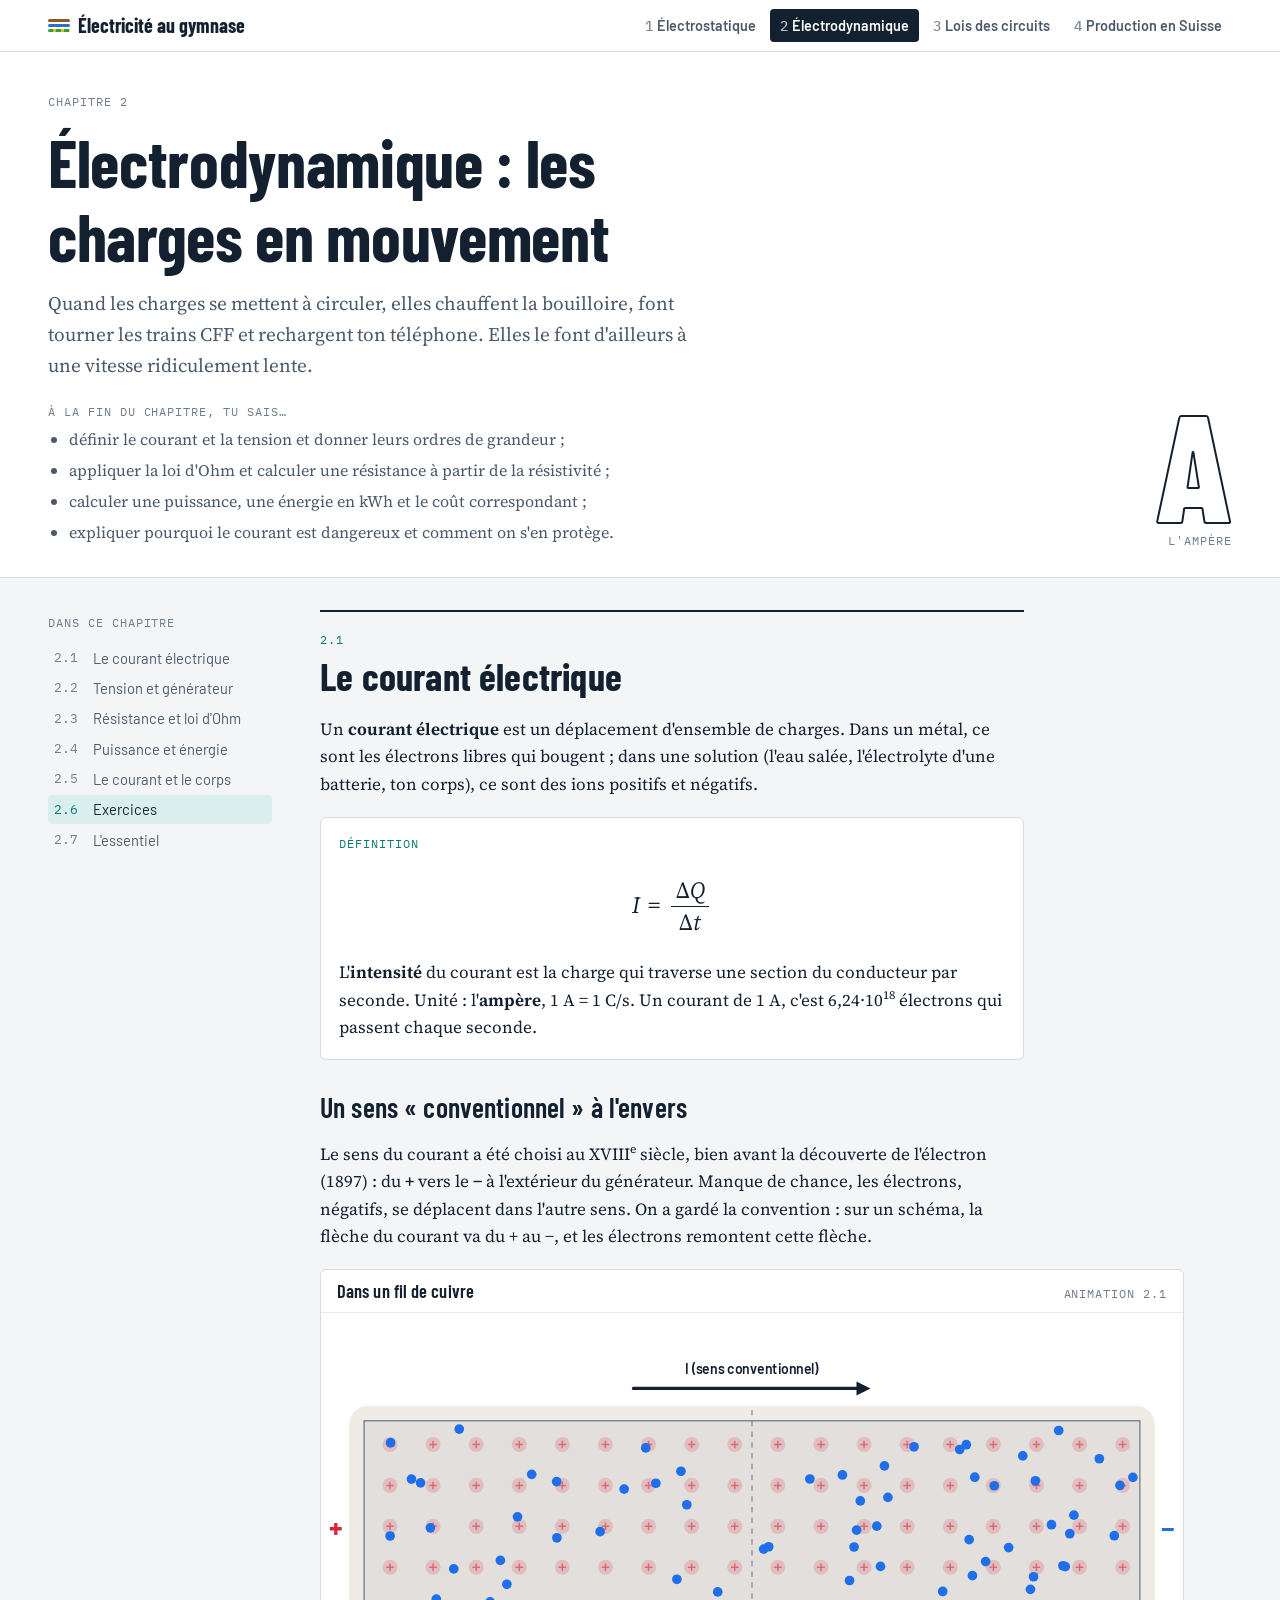
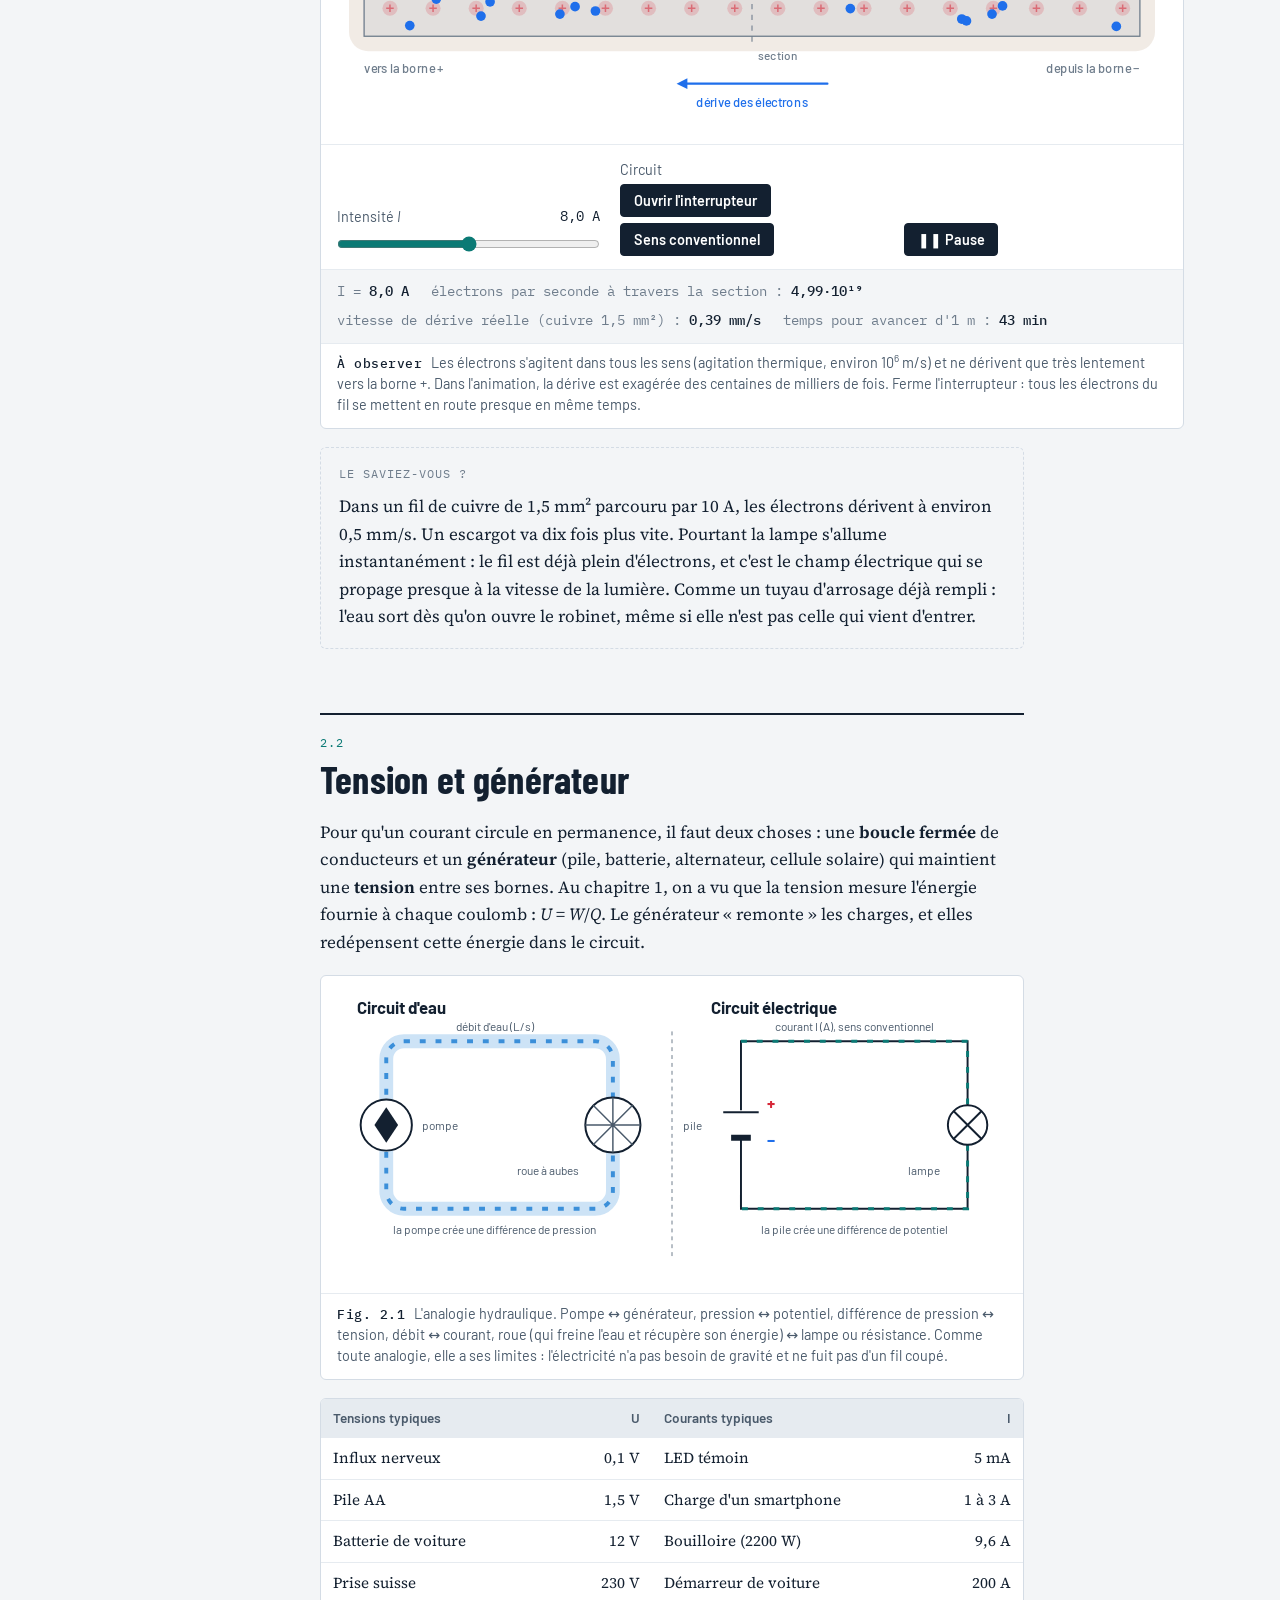
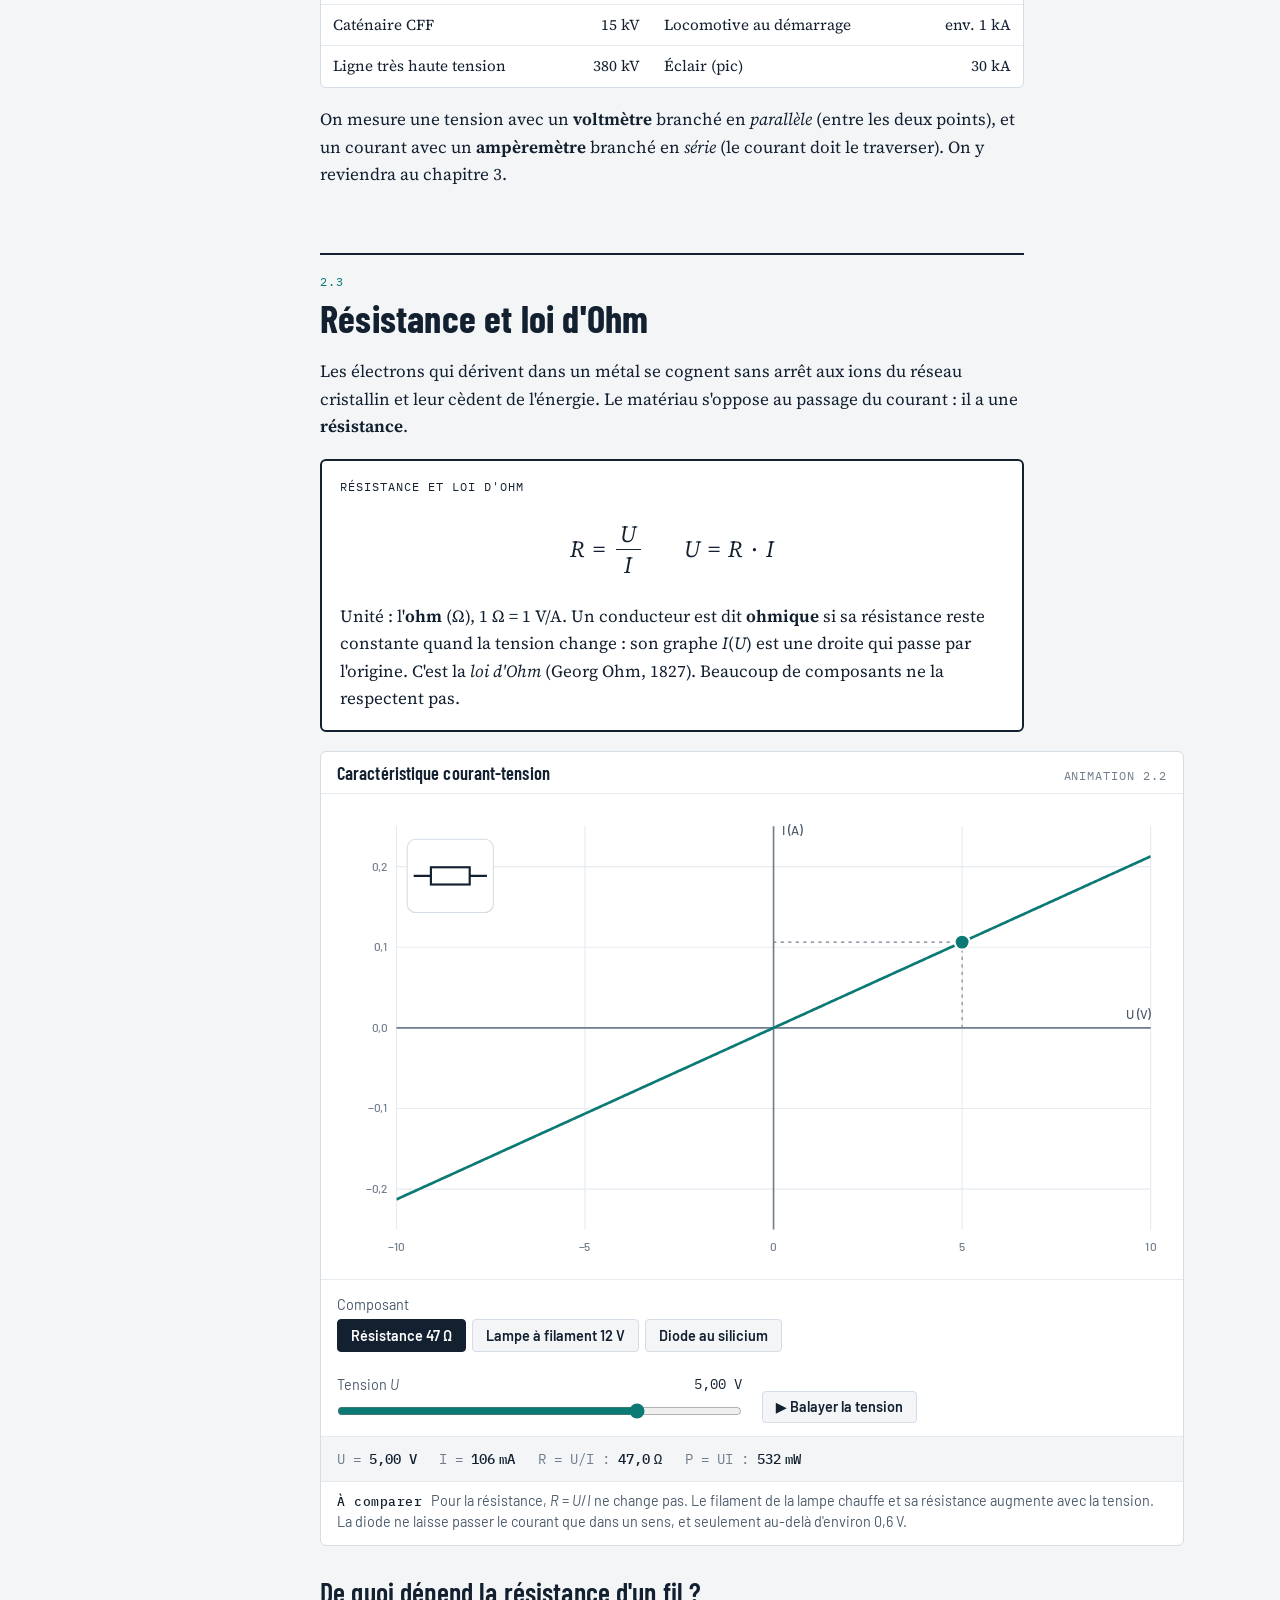
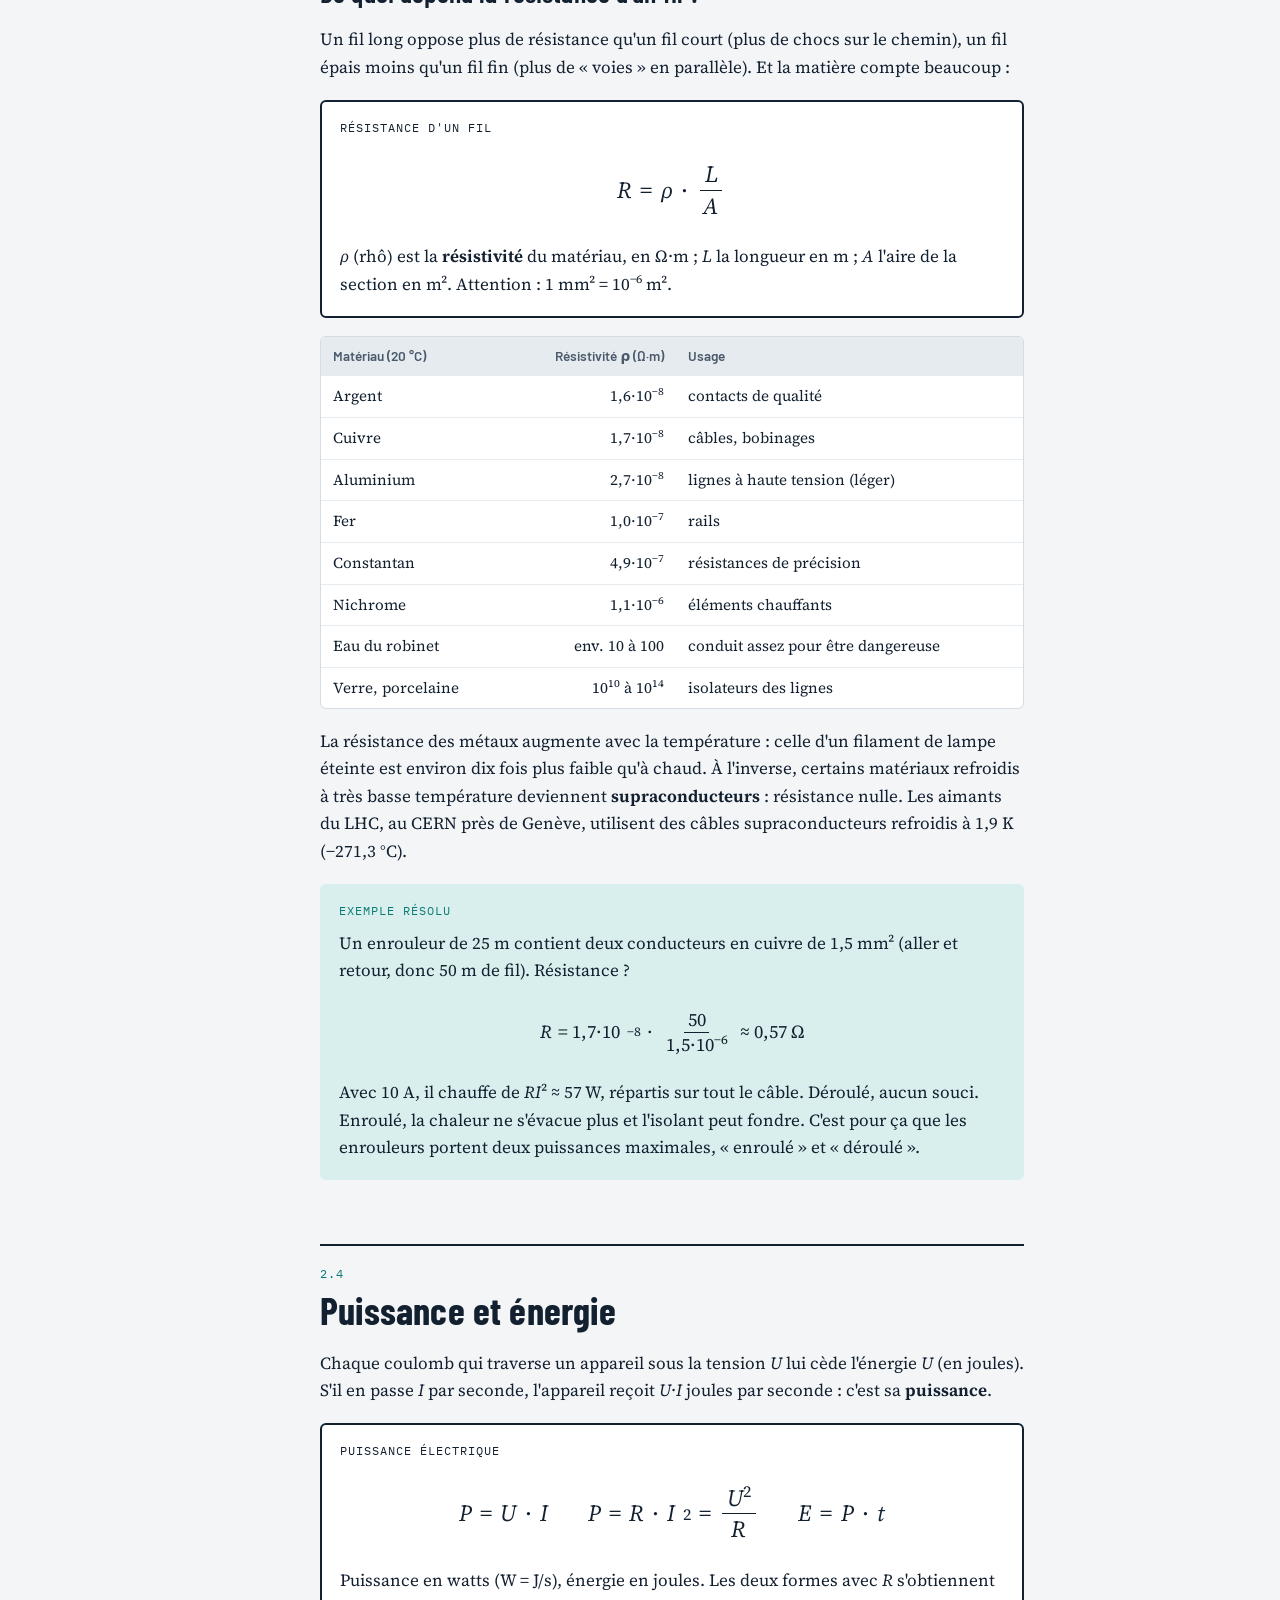
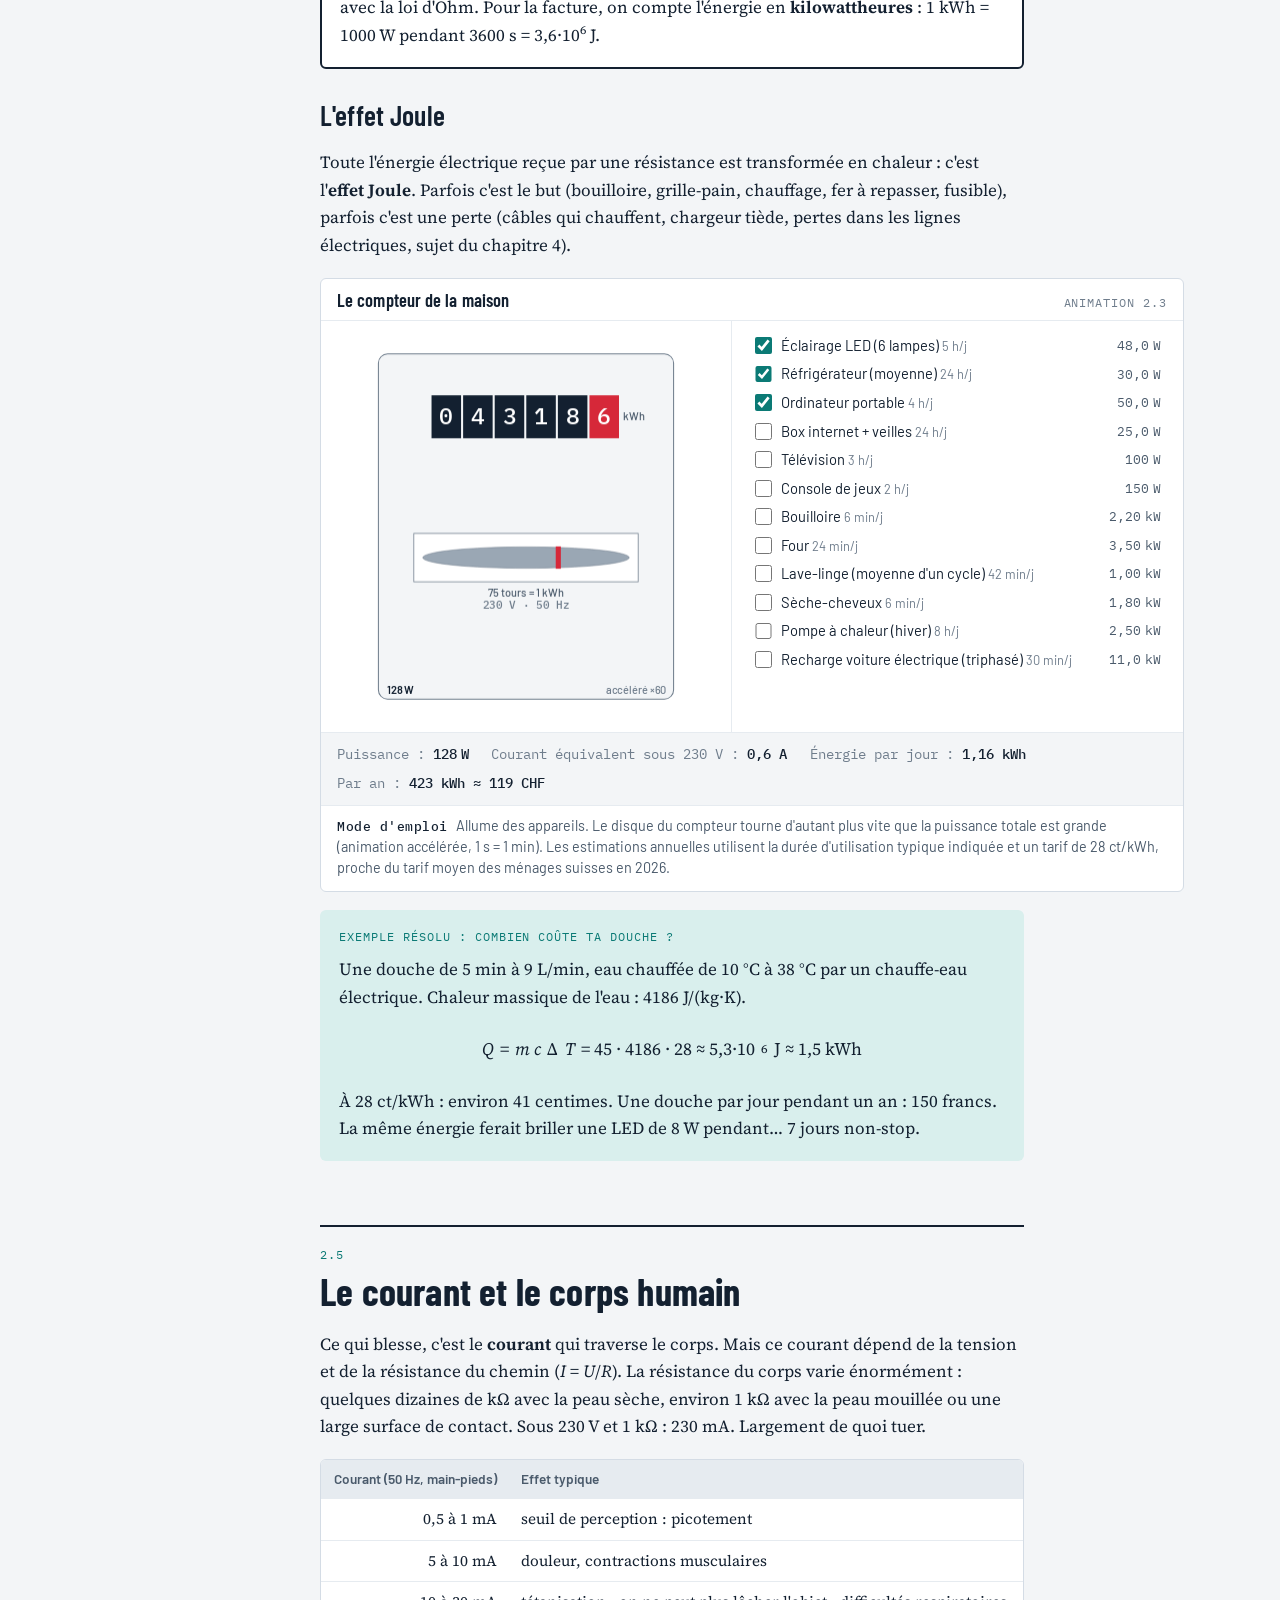
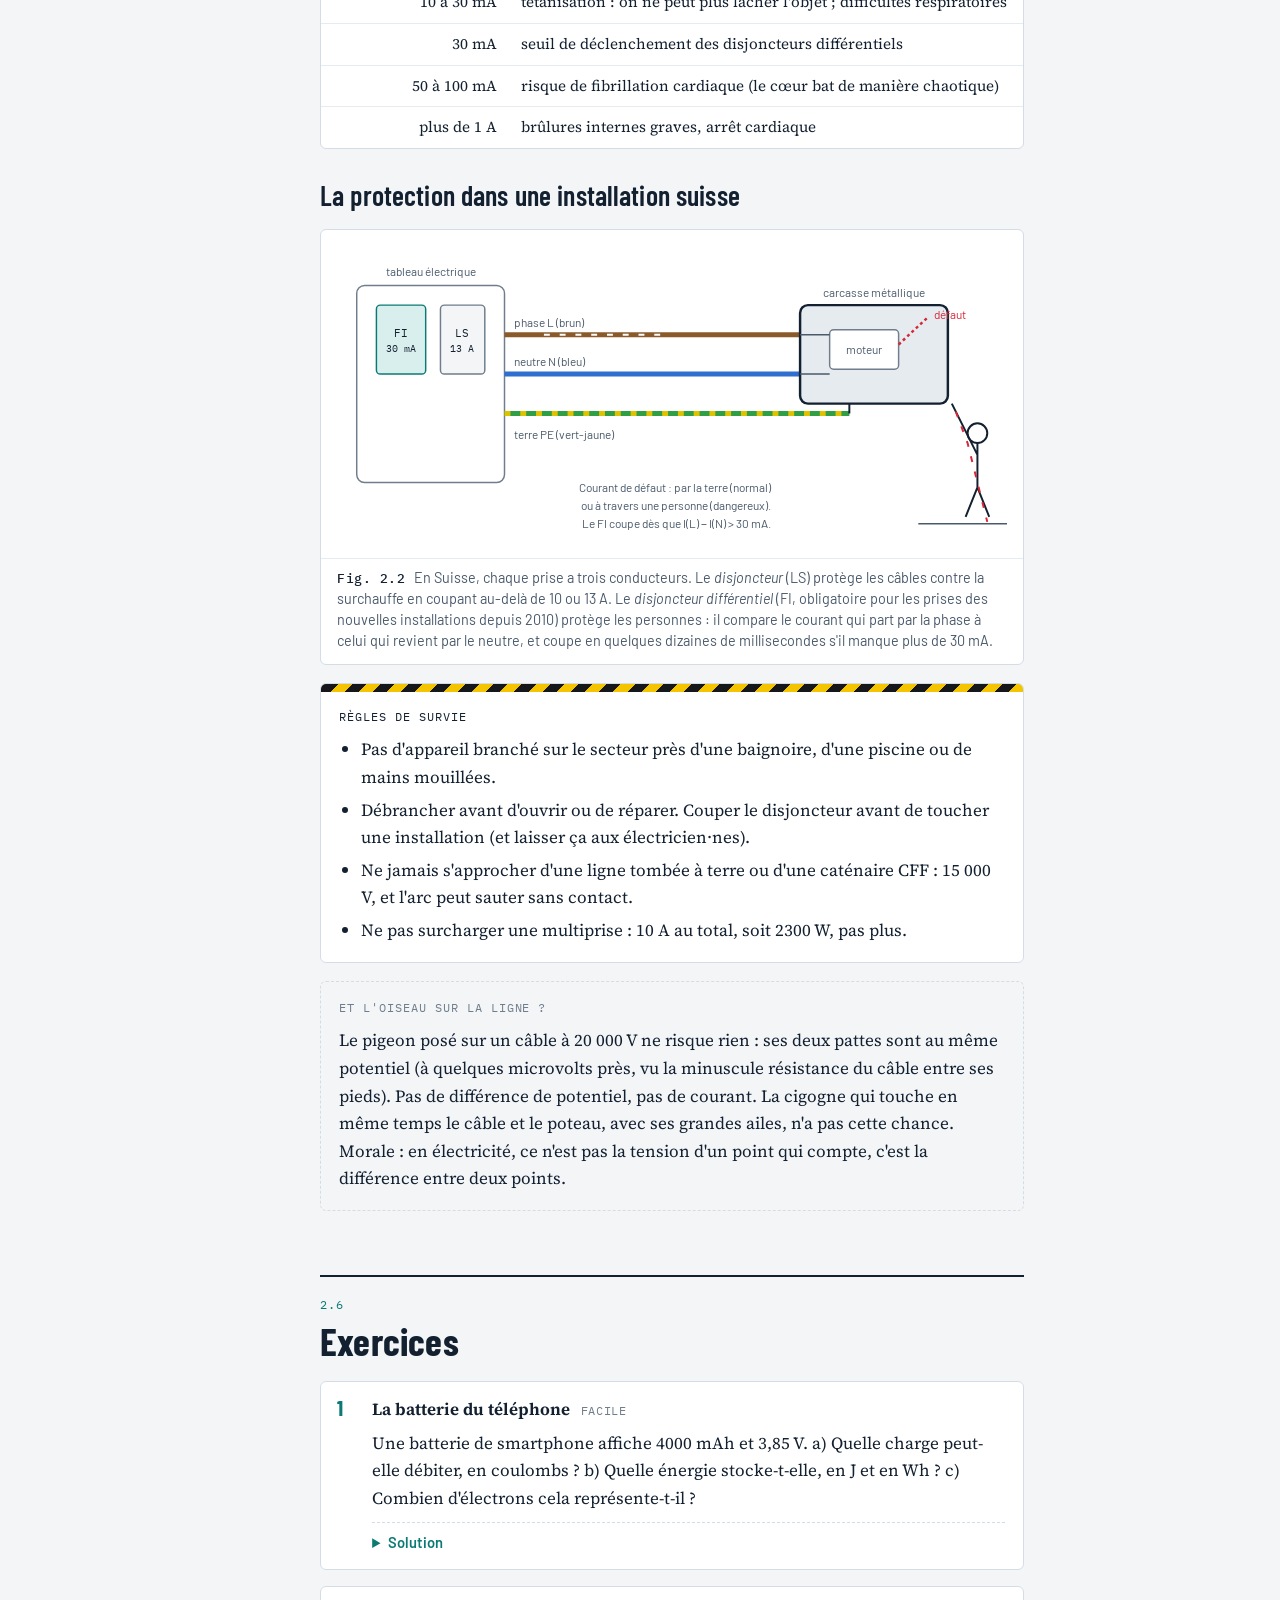
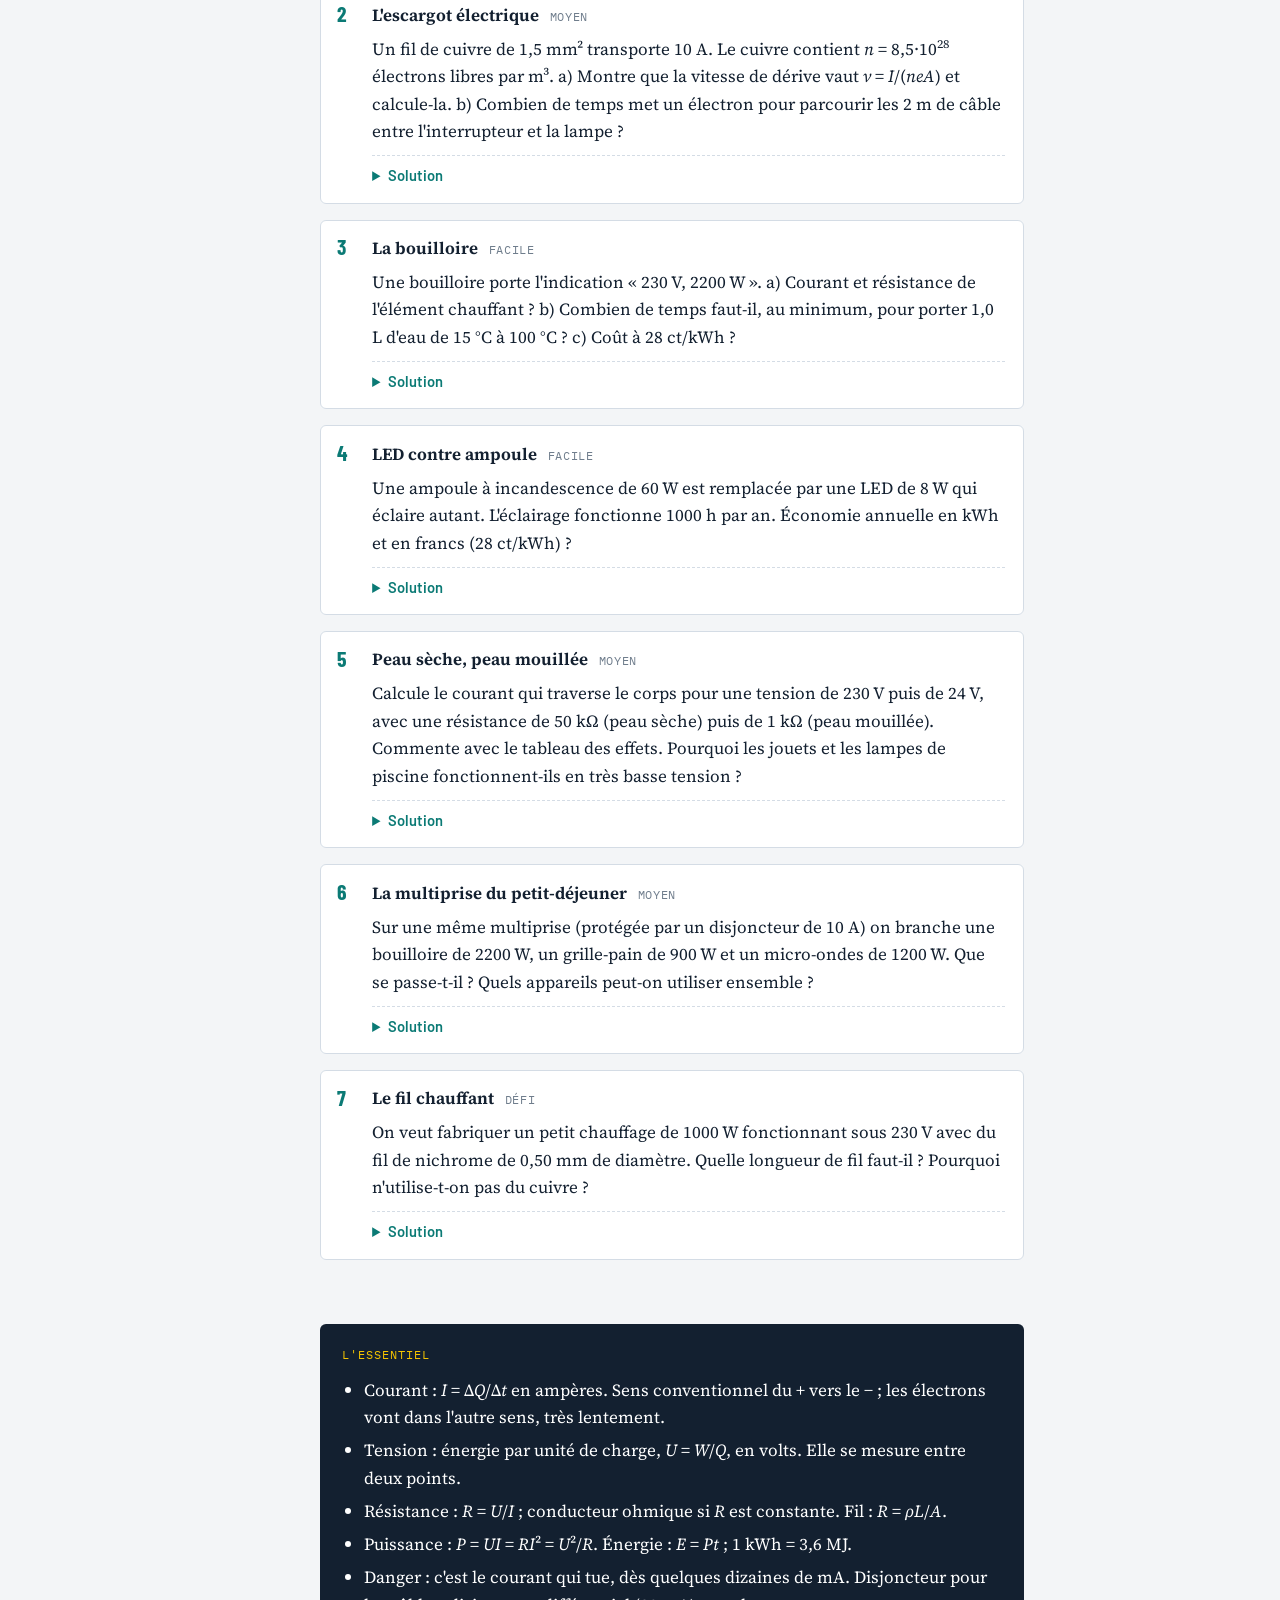
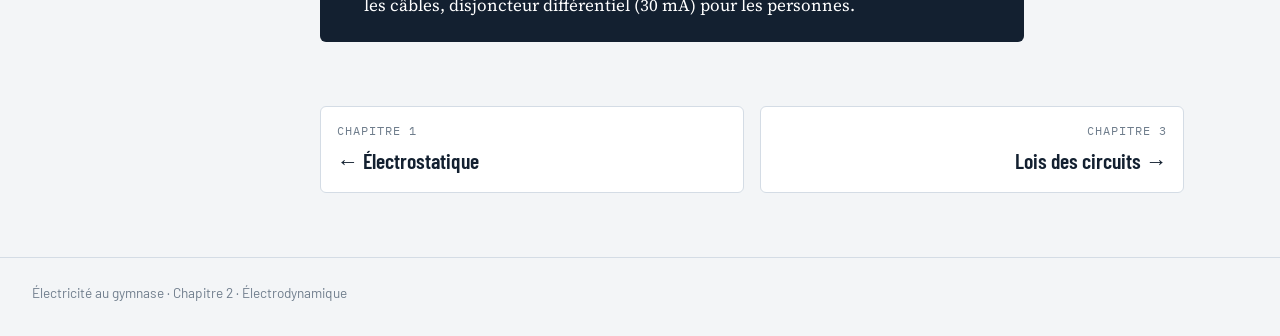
<file: cours-electricite/2-electrodynamique.html>
<!doctype html>
<html lang="fr">
<head>
<meta charset="utf-8">
<meta name="viewport" content="width=device-width, initial-scale=1, viewport-fit=cover">
<title>2 · Électrodynamique — Électricité au gymnase</title>
<meta name="claude:viewport-fit-sides" content="cover">
<link rel="preconnect" href="https://fonts.googleapis.com">
<link rel="preconnect" href="https://fonts.gstatic.com" crossorigin>
<link rel="stylesheet" href="https://fonts.googleapis.com/css2?family=Barlow+Condensed:wght@500;600;700;800&family=Barlow:wght@400;500;600&family=IBM+Plex+Mono:wght@400;500&family=Source+Serif+4:ital,opsz,wght@0,8..60,400;0,8..60,600;1,8..60,400&display=swap">
<link rel="stylesheet" href="assets/cours.css">
</head>
<body>

<svg width="0" height="0" aria-hidden="true" style="position:absolute">
  <defs>
    <marker id="ah-ink" viewBox="0 0 10 10" refX="8" refY="5" markerWidth="7" markerHeight="7" orient="auto-start-reverse"><path d="M0 0L10 5L0 10z" style="fill:var(--ink)"/></marker>
    <marker id="ah-accent" viewBox="0 0 10 10" refX="8" refY="5" markerWidth="7" markerHeight="7" orient="auto-start-reverse"><path d="M0 0L10 5L0 10z" style="fill:var(--accent)"/></marker>
    <marker id="ah-minus" viewBox="0 0 10 10" refX="8" refY="5" markerWidth="7" markerHeight="7" orient="auto-start-reverse"><path d="M0 0L10 5L0 10z" style="fill:var(--minus)"/></marker>
    <marker id="ah-plus" viewBox="0 0 10 10" refX="8" refY="5" markerWidth="7" markerHeight="7" orient="auto-start-reverse"><path d="M0 0L10 5L0 10z" style="fill:var(--plus)"/></marker>
  </defs>
</svg>

<header class="site-header">
  <div class="site-header__inner">
    <a class="brand" href="index.html"><span class="brand__wires" aria-hidden="true"><span></span><span></span><span></span></span>Électricité au gymnase</a>
    <nav class="chapnav" aria-label="Chapitres">
      <a href="1-electrostatique.html"><span class="n">1</span><span class="t">Électrostatique</span></a>
      <a href="2-electrodynamique.html" aria-current="page"><span class="n">2</span><span class="t">Électrodynamique</span></a>
      <a href="3-lois-des-circuits.html"><span class="n">3</span><span class="t">Lois des circuits</span></a>
      <a href="4-production-suisse.html"><span class="n">4</span><span class="t">Production en Suisse</span></a>
    </nav>
  </div>
</header>

<section class="chapter-hero">
  <div class="chapter-hero__inner">
    <div class="chapter-hero__text">
      <span class="eyebrow">Chapitre 2</span>
      <h1>Électrodynamique : les charges en mouvement</h1>
      <p class="lead">Quand les charges se mettent à circuler, elles chauffent la bouilloire, font tourner les trains CFF et rechargent ton téléphone. Elles le font d'ailleurs à une vitesse ridiculement lente.</p>
      <div class="objectifs">
        <span class="label">À la fin du chapitre, tu sais…</span>
        <ul>
          <li>définir le courant et la tension et donner leurs ordres de grandeur ;</li>
          <li>appliquer la loi d'Ohm et calculer une résistance à partir de la résistivité ;</li>
          <li>calculer une puissance, une énergie en kWh et le coût correspondant ;</li>
          <li>expliquer pourquoi le courant est dangereux et comment on s'en protège.</li>
        </ul>
      </div>
    </div>
    <div class="chapter-hero__unit" aria-hidden="true">A<small>l'ampère</small></div>
  </div>
</section>

<div class="layout">
  <details class="toc" open>
    <summary><span class="label">Dans ce chapitre</span></summary>
    <ol>
      <li><a href="#courant"><span class="n">2.1</span>Le courant électrique</a></li>
      <li><a href="#tension"><span class="n">2.2</span>Tension et générateur</a></li>
      <li><a href="#ohm"><span class="n">2.3</span>Résistance et loi d'Ohm</a></li>
      <li><a href="#puissance"><span class="n">2.4</span>Puissance et énergie</a></li>
      <li><a href="#securite"><span class="n">2.5</span>Le courant et le corps</a></li>
      <li><a href="#exercices"><span class="n">2.6</span>Exercices</a></li>
      <li><a href="#essentiel"><span class="n">2.7</span>L'essentiel</a></li>
    </ol>
  </details>

  <main class="content">

    <!-- 2.1 -->
    <section class="section" id="courant">
      <div class="section-head"><span class="label">2.1</span><h2>Le courant électrique</h2></div>
      <p>Un <strong>courant électrique</strong> est un déplacement d'ensemble de charges. Dans un métal, ce sont les électrons libres qui bougent ; dans une solution (l'eau salée, l'électrolyte d'une batterie, ton corps), ce sont des ions positifs et négatifs.</p>
      <div class="box box--def">
        <span class="label">Définition</span>
        <div class="formula"><span class="eq"><i>I</i> = <span class="frac"><span>Δ<i>Q</i></span><span>Δ<i>t</i></span></span></span></div>
        <p>L'<strong>intensité</strong> du courant est la charge qui traverse une section du conducteur par seconde. Unité : l'<strong>ampère</strong>, 1 A = 1 C/s. Un courant de 1 A, c'est 6,24·10<sup>18</sup> électrons qui passent chaque seconde.</p>
      </div>

      <h3>Un sens « conventionnel » à l'envers</h3>
      <p>Le sens du courant a été choisi au XVIII<sup>e</sup> siècle, bien avant la découverte de l'électron (1897) : du <strong>+</strong> vers le <strong>−</strong> à l'extérieur du générateur. Manque de chance, les électrons, négatifs, se déplacent dans l'autre sens. On a gardé la convention : sur un schéma, la flèche du courant va du + au −, et les électrons remontent cette flèche.</p>

      <figure class="anim wide" id="anim-fil">
        <div class="anim__head"><h4>Dans un fil de cuivre</h4><span class="label">Animation 2.1</span></div>
        <div class="anim__stage"><canvas class="anim-canvas" id="cv-fil" style="--ar: 2 / 1; --ar-m: 4 / 3" aria-label="Électrons libres dans un fil de cuivre : agitation thermique et lente dérive d'ensemble."></canvas></div>
        <div class="controls">
          <div class="ctrl"><label for="fil-i"><span>Intensité <i>I</i></span><output for="fil-i"></output></label><input type="range" id="fil-i" min="0" max="16" step="0.5" value="8"></div>
          <div class="ctrl">
            <span class="ctrl__name">Circuit</span>
            <div class="btns"><button class="btn" type="button" id="fil-switch" aria-pressed="true">Ouvrir l'interrupteur</button><button class="btn" type="button" id="fil-conv" aria-pressed="true">Sens conventionnel</button></div>
          </div>
          <div class="ctrl"><span class="ctrl__name">&nbsp;</span><div class="btns"><button class="btn" type="button" id="fil-play"></button></div></div>
        </div>
        <div class="readouts" id="fil-read"></div>
        <figcaption><b>À observer</b> Les électrons s'agitent dans tous les sens (agitation thermique, environ 10<sup>6</sup> m/s) et ne dérivent que très lentement vers la borne +. Dans l'animation, la dérive est exagérée des centaines de milliers de fois. Ferme l'interrupteur : tous les électrons du fil se mettent en route presque en même temps.</figcaption>
      </figure>

      <div class="box box--fun">
        <span class="label">Le saviez-vous ?</span>
        <p>Dans un fil de cuivre de 1,5 mm² parcouru par 10 A, les électrons dérivent à environ 0,5 mm/s. Un escargot va dix fois plus vite. Pourtant la lampe s'allume instantanément : le fil est déjà plein d'électrons, et c'est le champ électrique qui se propage presque à la vitesse de la lumière. Comme un tuyau d'arrosage déjà rempli : l'eau sort dès qu'on ouvre le robinet, même si elle n'est pas celle qui vient d'entrer.</p>
      </div>
    </section>

    <!-- 2.2 -->
    <section class="section" id="tension">
      <div class="section-head"><span class="label">2.2</span><h2>Tension et générateur</h2></div>
      <p>Pour qu'un courant circule en permanence, il faut deux choses : une <strong>boucle fermée</strong> de conducteurs et un <strong>générateur</strong> (pile, batterie, alternateur, cellule solaire) qui maintient une <strong>tension</strong> entre ses bornes. Au chapitre 1, on a vu que la tension mesure l'énergie fournie à chaque coulomb : <i>U</i> = <i>W</i>/<i>Q</i>. Le générateur « remonte » les charges, et elles redépensent cette énergie dans le circuit.</p>

      <figure class="fig">
        <div class="fig__body">
          <svg viewBox="0 0 680 290" role="img" aria-label="Analogie hydraulique : une pompe fait circuler l'eau dans une boucle et entraîne une roue ; une pile fait circuler le courant et allume une lampe.">
            <!-- circuit d'eau -->
            <text x="20" y="22" class="t-strong">Circuit d'eau</text>
            <rect x="50" y="50" width="230" height="170" rx="18" fill="none" style="stroke:var(--water);stroke-width:14;opacity:0.25"/>
            <rect x="50" y="50" width="230" height="170" rx="18" fill="none" class="flow" style="stroke:var(--water);stroke-width:4"/>
            <circle cx="50" cy="135" r="26" class="fill-card" style="stroke:var(--ink);stroke-width:2"/>
            <path d="M50 117 L 62 135 L 50 153 L 38 135 Z" class="fill-ink"/>
            <text x="86" y="140" class="t-small">pompe</text>
            <circle cx="280" cy="135" r="28" class="fill-card" style="stroke:var(--ink);stroke-width:2"/>
            <path d="M280 107 V 163 M252 135 H 308 M260 115 L 300 155 M300 115 L 260 155" class="stroke-2"/>
            <text x="246" y="186" class="t-small" text-anchor="end">roue à aubes</text>
            <text x="160" y="40" class="t-small" text-anchor="middle">débit d'eau (L/s)</text>
            <text x="160" y="246" class="t-small" text-anchor="middle">la pompe crée une différence de pression</text>
            <!-- circuit électrique -->
            <text x="380" y="22" class="t-strong">Circuit électrique</text>
            <path d="M410 120 V 50 H 640 V 115 M640 155 V 220 H 410 V 150" class="stroke"/>
            <path d="M410 50 H 640 V 115 M640 155 V 220 H 410" fill="none" class="flow" style="stroke:var(--accent);stroke-width:3"/>
            <line x1="392" y1="122" x2="428" y2="122" style="stroke:var(--ink);stroke-width:2"/>
            <line x1="400" y1="148" x2="420" y2="148" style="stroke:var(--ink);stroke-width:6"/>
            <text x="436" y="120" class="t-plus t-strong">+</text>
            <text x="436" y="156" class="t-minus t-strong">−</text>
            <text x="370" y="140" class="t-small" text-anchor="end">pile</text>
            <circle cx="640" cy="135" r="20" class="fill-card" style="stroke:var(--ink);stroke-width:2"/>
            <path d="M626 121 L 654 149 M654 121 L 626 149" class="stroke"/>
            <text x="612" y="186" class="t-small" text-anchor="end">lampe</text>
            <text x="525" y="40" class="t-small" text-anchor="middle">courant I (A), sens conventionnel</text>
            <text x="525" y="246" class="t-small" text-anchor="middle">la pile crée une différence de potentiel</text>
            <line x1="340" y1="40" x2="340" y2="270" class="thin dash"/>
          </svg>
        </div>
        <figcaption><b>Fig. 2.1</b> L'analogie hydraulique. Pompe ↔ générateur, pression ↔ potentiel, différence de pression ↔ tension, débit ↔ courant, roue (qui freine l'eau et récupère son énergie) ↔ lampe ou résistance. Comme toute analogie, elle a ses limites : l'électricité n'a pas besoin de gravité et ne fuit pas d'un fil coupé.</figcaption>
      </figure>

      <div class="table-wrap">
        <table class="data-table">
          <thead><tr><th>Tensions typiques</th><th class="r">U</th><th>Courants typiques</th><th class="r">I</th></tr></thead>
          <tbody>
            <tr><td>Influx nerveux</td><td class="r">0,1 V</td><td>LED témoin</td><td class="r">5 mA</td></tr>
            <tr><td>Pile AA</td><td class="r">1,5 V</td><td>Charge d'un smartphone</td><td class="r">1 à 3 A</td></tr>
            <tr><td>Batterie de voiture</td><td class="r">12 V</td><td>Bouilloire (2200 W)</td><td class="r">9,6 A</td></tr>
            <tr><td>Prise suisse</td><td class="r">230 V</td><td>Démarreur de voiture</td><td class="r">200 A</td></tr>
            <tr><td>Caténaire CFF</td><td class="r">15 kV</td><td>Locomotive au démarrage</td><td class="r">env. 1 kA</td></tr>
            <tr><td>Ligne très haute tension</td><td class="r">380 kV</td><td>Éclair (pic)</td><td class="r">30 kA</td></tr>
          </tbody>
        </table>
      </div>
      <p>On mesure une tension avec un <strong>voltmètre</strong> branché en <em>parallèle</em> (entre les deux points), et un courant avec un <strong>ampèremètre</strong> branché en <em>série</em> (le courant doit le traverser). On y reviendra au chapitre 3.</p>
    </section>

    <!-- 2.3 -->
    <section class="section" id="ohm">
      <div class="section-head"><span class="label">2.3</span><h2>Résistance et loi d'Ohm</h2></div>
      <p>Les électrons qui dérivent dans un métal se cognent sans arrêt aux ions du réseau cristallin et leur cèdent de l'énergie. Le matériau s'oppose au passage du courant : il a une <strong>résistance</strong>.</p>
      <div class="box box--loi">
        <span class="label">Résistance et loi d'Ohm</span>
        <div class="formula">
          <span class="eq"><i>R</i> = <span class="frac"><span><i>U</i></span><span><i>I</i></span></span></span>
          <span class="eq"><i>U</i> = <i>R</i> · <i>I</i></span>
        </div>
        <p>Unité : l'<strong>ohm</strong> (Ω), 1 Ω = 1 V/A. Un conducteur est dit <strong>ohmique</strong> si sa résistance reste constante quand la tension change : son graphe <i>I</i>(<i>U</i>) est une droite qui passe par l'origine. C'est la <em>loi d'Ohm</em> (Georg Ohm, 1827). Beaucoup de composants ne la respectent pas.</p>
      </div>

      <figure class="anim wide" id="anim-ui">
        <div class="anim__head"><h4>Caractéristique courant-tension</h4><span class="label">Animation 2.2</span></div>
        <div class="anim__stage"><canvas class="anim-canvas" id="cv-ui" style="--ar: 16 / 9; --ar-m: 1 / 1" aria-label="Graphe du courant en fonction de la tension pour une résistance, une lampe ou une diode."></canvas></div>
        <div class="controls">
          <div class="ctrl" style="flex-basis:100%">
            <span class="ctrl__name">Composant</span>
            <div class="btns" id="ui-comp">
              <button class="btn" type="button" data-value="R" aria-pressed="true">Résistance 47 Ω</button>
              <button class="btn" type="button" data-value="L">Lampe à filament 12 V</button>
              <button class="btn" type="button" data-value="D">Diode au silicium</button>
            </div>
          </div>
          <div class="ctrl"><label for="ui-u"><span>Tension <i>U</i></span><output for="ui-u"></output></label><input type="range" id="ui-u" min="-100" max="100" value="50"></div>
          <div class="ctrl"><span class="ctrl__name">&nbsp;</span><div class="btns"><button class="btn" type="button" id="ui-sweep"></button></div></div>
        </div>
        <div class="readouts" id="ui-read"></div>
        <figcaption><b>À comparer</b> Pour la résistance, <i>R</i> = <i>U</i>/<i>I</i> ne change pas. Le filament de la lampe chauffe et sa résistance augmente avec la tension. La diode ne laisse passer le courant que dans un sens, et seulement au-delà d'environ 0,6 V.</figcaption>
      </figure>

      <h3>De quoi dépend la résistance d'un fil ?</h3>
      <p>Un fil long oppose plus de résistance qu'un fil court (plus de chocs sur le chemin), un fil épais moins qu'un fil fin (plus de « voies » en parallèle). Et la matière compte beaucoup :</p>
      <div class="box box--loi">
        <span class="label">Résistance d'un fil</span>
        <div class="formula"><span class="eq"><i>R</i> = <i>ρ</i> · <span class="frac"><span><i>L</i></span><span><i>A</i></span></span></span></div>
        <p><i>ρ</i> (rhô) est la <strong>résistivité</strong> du matériau, en Ω·m ; <i>L</i> la longueur en m ; <i>A</i> l'aire de la section en m². Attention : 1 mm² = 10<sup>−6</sup> m².</p>
      </div>
      <div class="table-wrap">
        <table class="data-table">
          <thead><tr><th>Matériau (20 °C)</th><th class="r">Résistivité ρ (Ω·m)</th><th>Usage</th></tr></thead>
          <tbody>
            <tr><td>Argent</td><td class="r">1,6·10<sup>−8</sup></td><td>contacts de qualité</td></tr>
            <tr><td>Cuivre</td><td class="r">1,7·10<sup>−8</sup></td><td>câbles, bobinages</td></tr>
            <tr><td>Aluminium</td><td class="r">2,7·10<sup>−8</sup></td><td>lignes à haute tension (léger)</td></tr>
            <tr><td>Fer</td><td class="r">1,0·10<sup>−7</sup></td><td>rails</td></tr>
            <tr><td>Constantan</td><td class="r">4,9·10<sup>−7</sup></td><td>résistances de précision</td></tr>
            <tr><td>Nichrome</td><td class="r">1,1·10<sup>−6</sup></td><td>éléments chauffants</td></tr>
            <tr><td>Eau du robinet</td><td class="r">env. 10 à 100</td><td>conduit assez pour être dangereuse</td></tr>
            <tr><td>Verre, porcelaine</td><td class="r">10<sup>10</sup> à 10<sup>14</sup></td><td>isolateurs des lignes</td></tr>
          </tbody>
        </table>
      </div>
      <p>La résistance des métaux augmente avec la température : celle d'un filament de lampe éteinte est environ dix fois plus faible qu'à chaud. À l'inverse, certains matériaux refroidis à très basse température deviennent <strong>supraconducteurs</strong> : résistance nulle. Les aimants du LHC, au CERN près de Genève, utilisent des câbles supraconducteurs refroidis à 1,9 K (−271,3 °C).</p>

      <div class="box box--ex">
        <span class="label">Exemple résolu</span>
        <p>Un enrouleur de 25 m contient deux conducteurs en cuivre de 1,5 mm² (aller et retour, donc 50 m de fil). Résistance ?</p>
        <div class="formula" style="font-size:1.15rem"><span class="eq"><i>R</i> = 1,7·10<sup>−8</sup> · <span class="frac"><span>50</span><span>1,5·10<sup>−6</sup></span></span> ≈ 0,57 Ω</span></div>
        <p>Avec 10 A, il chauffe de <i>RI</i>² ≈ 57 W, répartis sur tout le câble. Déroulé, aucun souci. Enroulé, la chaleur ne s'évacue plus et l'isolant peut fondre. C'est pour ça que les enrouleurs portent deux puissances maximales, « enroulé » et « déroulé ».</p>
      </div>
    </section>

    <!-- 2.4 -->
    <section class="section" id="puissance">
      <div class="section-head"><span class="label">2.4</span><h2>Puissance et énergie</h2></div>
      <p>Chaque coulomb qui traverse un appareil sous la tension <i>U</i> lui cède l'énergie <i>U</i> (en joules). S'il en passe <i>I</i> par seconde, l'appareil reçoit <i>U</i>·<i>I</i> joules par seconde : c'est sa <strong>puissance</strong>.</p>
      <div class="box box--loi">
        <span class="label">Puissance électrique</span>
        <div class="formula">
          <span class="eq"><i>P</i> = <i>U</i> · <i>I</i></span>
          <span class="eq"><i>P</i> = <i>R</i> · <i>I</i><sup>2</sup> = <span class="frac"><span><i>U</i><sup>2</sup></span><span><i>R</i></span></span></span>
          <span class="eq"><i>E</i> = <i>P</i> · <i>t</i></span>
        </div>
        <p>Puissance en watts (W = J/s), énergie en joules. Les deux formes avec <i>R</i> s'obtiennent avec la loi d'Ohm. Pour la facture, on compte l'énergie en <strong>kilowattheures</strong> : 1 kWh = 1000 W pendant 3600 s = 3,6·10<sup>6</sup> J.</p>
      </div>

      <h3>L'effet Joule</h3>
      <p>Toute l'énergie électrique reçue par une résistance est transformée en chaleur : c'est l'<strong>effet Joule</strong>. Parfois c'est le but (bouilloire, grille-pain, chauffage, fer à repasser, fusible), parfois c'est une perte (câbles qui chauffent, chargeur tiède, pertes dans les lignes électriques, sujet du chapitre 4).</p>

      <figure class="anim wide" id="anim-compteur">
        <div class="anim__head"><h4>Le compteur de la maison</h4><span class="label">Animation 2.3</span></div>
        <div class="anim__stage split">
          <canvas class="anim-canvas" id="cv-compteur" style="--ar: 1 / 1; --ar-m: 4 / 3" aria-label="Compteur électrique à disque qui tourne plus ou moins vite selon la puissance consommée."></canvas>
          <div id="cp-list" class="cp-list"></div>
        </div>
        <div class="readouts" id="cp-read"></div>
        <figcaption><b>Mode d'emploi</b> Allume des appareils. Le disque du compteur tourne d'autant plus vite que la puissance totale est grande (animation accélérée, 1 s = 1 min). Les estimations annuelles utilisent la durée d'utilisation typique indiquée et un tarif de 28 ct/kWh, proche du tarif moyen des ménages suisses en 2026.</figcaption>
      </figure>

      <div class="box box--ex">
        <span class="label">Exemple résolu : combien coûte ta douche ?</span>
        <p>Une douche de 5 min à 9 L/min, eau chauffée de 10 °C à 38 °C par un chauffe-eau électrique. Chaleur massique de l'eau : 4186 J/(kg·K).</p>
        <div class="formula" style="font-size:1.1rem">
          <span class="eq"><i>Q</i> = <i>m c</i> Δ<i>T</i> = 45 · 4186 · 28 ≈ 5,3·10<sup>6</sup> J ≈ 1,5 kWh</span>
        </div>
        <p>À 28 ct/kWh : environ 41 centimes. Une douche par jour pendant un an : 150 francs. La même énergie ferait briller une LED de 8 W pendant… 7 jours non-stop.</p>
      </div>
    </section>

    <!-- 2.5 -->
    <section class="section" id="securite">
      <div class="section-head"><span class="label">2.5</span><h2>Le courant et le corps humain</h2></div>
      <p>Ce qui blesse, c'est le <strong>courant</strong> qui traverse le corps. Mais ce courant dépend de la tension et de la résistance du chemin (<i>I</i> = <i>U</i>/<i>R</i>). La résistance du corps varie énormément : quelques dizaines de kΩ avec la peau sèche, environ 1 kΩ avec la peau mouillée ou une large surface de contact. Sous 230 V et 1 kΩ : 230 mA. Largement de quoi tuer.</p>
      <div class="table-wrap">
        <table class="data-table">
          <thead><tr><th class="r">Courant (50 Hz, main-pieds)</th><th>Effet typique</th></tr></thead>
          <tbody>
            <tr><td class="r">0,5 à 1 mA</td><td>seuil de perception : picotement</td></tr>
            <tr><td class="r">5 à 10 mA</td><td>douleur, contractions musculaires</td></tr>
            <tr><td class="r">10 à 30 mA</td><td>tétanisation : on ne peut plus lâcher l'objet ; difficultés respiratoires</td></tr>
            <tr><td class="r">30 mA</td><td>seuil de déclenchement des disjoncteurs différentiels</td></tr>
            <tr><td class="r">50 à 100 mA</td><td>risque de fibrillation cardiaque (le cœur bat de manière chaotique)</td></tr>
            <tr><td class="r">plus de 1 A</td><td>brûlures internes graves, arrêt cardiaque</td></tr>
          </tbody>
        </table>
      </div>

      <h3>La protection dans une installation suisse</h3>
      <figure class="fig">
        <div class="fig__body">
          <svg viewBox="0 0 680 300" role="img" aria-label="Installation avec phase, neutre et terre. Un défaut d'isolation met la carcasse sous tension ; le courant de défaut part par la terre ou par une personne ; le disjoncteur différentiel détecte la différence entre courant aller et retour.">
            <!-- tableau électrique -->
            <rect x="20" y="40" width="150" height="200" rx="8" class="fill-card" style="stroke:var(--ink-3);stroke-width:1.5"/>
            <text x="95" y="30" text-anchor="middle" class="t-small">tableau électrique</text>
            <rect x="40" y="60" width="50" height="70" rx="4" style="fill:var(--accent-soft);stroke:var(--accent);stroke-width:1.5"/>
            <text x="65" y="92" text-anchor="middle" class="t-mono" style="font-size:11px">FI</text>
            <text x="65" y="108" text-anchor="middle" class="t-mono" style="font-size:10px">30 mA</text>
            <rect x="105" y="60" width="45" height="70" rx="4" class="fill-paper" style="stroke:var(--ink-3);stroke-width:1.5"/>
            <text x="127" y="92" text-anchor="middle" class="t-mono" style="font-size:11px">LS</text>
            <text x="127" y="108" text-anchor="middle" class="t-mono" style="font-size:10px">13 A</text>
            <!-- conducteurs -->
            <path d="M170 90 H 470" style="stroke:var(--wire-phase);stroke-width:5;fill:none"/>
            <path d="M170 130 H 470" style="stroke:var(--wire-neutral);stroke-width:5;fill:none"/>
            <path d="M170 170 H 520" style="stroke:var(--wire-earth);stroke-width:5;fill:none"/>
            <path d="M170 170 H 520" style="stroke:var(--wire-earth-2);stroke-width:5;fill:none;stroke-dasharray:6 10"/>
            <path d="M210 90 H 330" class="flow" style="stroke:var(--card);stroke-width:2;fill:none"/>
            <text x="180" y="82" class="t-small">phase L (brun)</text>
            <text x="180" y="122" class="t-small">neutre N (bleu)</text>
            <text x="180" y="196" class="t-small">terre PE (vert-jaune)</text>
            <!-- appareil -->
            <rect x="470" y="60" width="150" height="100" rx="8" style="fill:var(--rule-2);stroke:var(--ink);stroke-width:2.5"/>
            <text x="545" y="52" text-anchor="middle" class="t-small">carcasse métallique</text>
            <rect x="500" y="85" width="70" height="40" rx="4" class="fill-card" style="stroke:var(--ink-3);stroke-width:1.5"/>
            <text x="535" y="110" text-anchor="middle" class="t-small">moteur</text>
            <path d="M470 90 H 500 M470 130 H 500" class="stroke-2"/>
            <path d="M570 100 L 600 72" style="stroke:var(--plus);stroke-width:2.5;fill:none;stroke-dasharray:3 3"/>
            <text x="606" y="74" class="t-plus t-small">défaut</text>
            <path d="M520 160 V 170" class="stroke"/>
            <!-- personne -->
            <circle cx="650" cy="190" r="10" class="stroke" style="fill:var(--card)"/>
            <path d="M650 200 V 245 M650 245 L 638 275 M650 245 L 662 275 M650 212 L 624 160" class="stroke"/>
            <path d="M628 168 L 640 200 L 650 240 L 660 280" class="flow" style="stroke:var(--plus);stroke-width:2;fill:none"/>
            <line x1="590" y1="282" x2="680" y2="282" class="stroke-2"/>
            <text x="440" y="250" class="t-small" text-anchor="end">Courant de défaut : par la terre (normal)</text>
            <text x="440" y="268" class="t-small" text-anchor="end">ou à travers une personne (dangereux).</text>
            <text x="440" y="286" class="t-small" text-anchor="end">Le FI coupe dès que I(L) − I(N) &gt; 30 mA.</text>
          </svg>
        </div>
        <figcaption><b>Fig. 2.2</b> En Suisse, chaque prise a trois conducteurs. Le <em>disjoncteur</em> (LS) protège les câbles contre la surchauffe en coupant au-delà de 10 ou 13 A. Le <em>disjoncteur différentiel</em> (FI, obligatoire pour les prises des nouvelles installations depuis 2010) protège les personnes : il compare le courant qui part par la phase à celui qui revient par le neutre, et coupe en quelques dizaines de millisecondes s'il manque plus de 30 mA.</figcaption>
      </figure>

      <div class="box box--warn">
        <span class="label">Règles de survie</span>
        <ul>
          <li>Pas d'appareil branché sur le secteur près d'une baignoire, d'une piscine ou de mains mouillées.</li>
          <li>Débrancher avant d'ouvrir ou de réparer. Couper le disjoncteur avant de toucher une installation (et laisser ça aux électricien·nes).</li>
          <li>Ne jamais s'approcher d'une ligne tombée à terre ou d'une caténaire CFF : 15 000 V, et l'arc peut sauter sans contact.</li>
          <li>Ne pas surcharger une multiprise : 10 A au total, soit 2300 W, pas plus.</li>
        </ul>
      </div>

      <div class="box box--fun">
        <span class="label">Et l'oiseau sur la ligne ?</span>
        <p>Le pigeon posé sur un câble à 20 000 V ne risque rien : ses deux pattes sont au même potentiel (à quelques microvolts près, vu la minuscule résistance du câble entre ses pieds). Pas de différence de potentiel, pas de courant. La cigogne qui touche en même temps le câble et le poteau, avec ses grandes ailes, n'a pas cette chance. Morale : en électricité, ce n'est pas la tension d'un point qui compte, c'est la différence entre deux points.</p>
      </div>
    </section>

    <!-- 2.6 -->
    <section class="section" id="exercices">
      <div class="section-head"><span class="label">2.6</span><h2>Exercices</h2></div>
      <ol class="exos">
        <li>
          <p><strong>La batterie du téléphone</strong> <span class="niveau">facile</span></p>
          <p>Une batterie de smartphone affiche 4000 mAh et 3,85 V. a) Quelle charge peut-elle débiter, en coulombs ? b) Quelle énergie stocke-t-elle, en J et en Wh ? c) Combien d'électrons cela représente-t-il ?</p>
          <details class="solution"><summary>Solution</summary><div>
            <p>a) 4000 mAh = 4,0 A pendant 3600 s : <i>Q</i> = 14 400 C.</p>
            <p>b) <i>E</i> = <i>QU</i> = 14 400 · 3,85 ≈ 55 kJ, soit 15,4 Wh. (Une bouilloire de 2200 W dépense ça en 25 s.)</p>
            <p>c) <i>n</i> = <i>Q</i>/<i>e</i> ≈ 9,0·10<sup>22</sup> électrons.</p>
          </div></details>
        </li>
        <li>
          <p><strong>L'escargot électrique</strong> <span class="niveau">moyen</span></p>
          <p>Un fil de cuivre de 1,5 mm² transporte 10 A. Le cuivre contient <i>n</i> = 8,5·10<sup>28</sup> électrons libres par m³. a) Montre que la vitesse de dérive vaut <i>v</i> = <i>I</i>/(<i>neA</i>) et calcule-la. b) Combien de temps met un électron pour parcourir les 2 m de câble entre l'interrupteur et la lampe ?</p>
          <details class="solution"><summary>Solution</summary><div>
            <p>a) En Δ<i>t</i>, les électrons avancent de <i>v</i>Δ<i>t</i> ; ceux contenus dans le volume <i>A v</i> Δ<i>t</i> traversent la section. Δ<i>Q</i> = <i>n e A v</i> Δ<i>t</i>, donc <i>I</i> = <i>neAv</i>.</p>
            <p><i>v</i> = 10 / (8,5·10<sup>28</sup> · 1,602·10<sup>−19</sup> · 1,5·10<sup>−6</sup>) ≈ 4,9·10<sup>−4</sup> m/s ≈ 0,5 mm/s.</p>
            <p>b) <i>t</i> = 2 / 4,9·10<sup>−4</sup> ≈ 4100 s, plus d'une heure. Et en courant alternatif, les électrons ne font qu'osciller sur place : ils n'arrivent jamais.</p>
          </div></details>
        </li>
        <li>
          <p><strong>La bouilloire</strong> <span class="niveau">facile</span></p>
          <p>Une bouilloire porte l'indication « 230 V, 2200 W ». a) Courant et résistance de l'élément chauffant ? b) Combien de temps faut-il, au minimum, pour porter 1,0 L d'eau de 15 °C à 100 °C ? c) Coût à 28 ct/kWh ?</p>
          <details class="solution"><summary>Solution</summary><div>
            <p>a) <i>I</i> = <i>P</i>/<i>U</i> ≈ 9,6 A ; <i>R</i> = <i>U</i>²/<i>P</i> ≈ 24 Ω.</p>
            <p>b) <i>Q</i> = <i>mc</i>Δ<i>T</i> = 1,0 · 4186 · 85 ≈ 3,6·10<sup>5</sup> J ; <i>t</i> = <i>Q</i>/<i>P</i> ≈ 160 s, soit 2 min 40 s (sans pertes ; en réalité un peu plus).</p>
            <p>c) 3,6·10<sup>5</sup> J ≈ 0,099 kWh, donc environ 2,8 centimes.</p>
          </div></details>
        </li>
        <li>
          <p><strong>LED contre ampoule</strong> <span class="niveau">facile</span></p>
          <p>Une ampoule à incandescence de 60 W est remplacée par une LED de 8 W qui éclaire autant. L'éclairage fonctionne 1000 h par an. Économie annuelle en kWh et en francs (28 ct/kWh) ?</p>
          <details class="solution"><summary>Solution</summary><div>
            <p>Économie de puissance : 52 W ; sur 1000 h : 52 kWh ; soit environ 14,60 CHF par an et par ampoule. Une ampoule à incandescence transforme environ 95 % de son énergie en chaleur : c'est un petit radiateur qui éclaire un peu.</p>
          </div></details>
        </li>
        <li>
          <p><strong>Peau sèche, peau mouillée</strong> <span class="niveau">moyen</span></p>
          <p>Calcule le courant qui traverse le corps pour une tension de 230 V puis de 24 V, avec une résistance de 50 kΩ (peau sèche) puis de 1 kΩ (peau mouillée). Commente avec le tableau des effets. Pourquoi les jouets et les lampes de piscine fonctionnent-ils en très basse tension ?</p>
          <details class="solution"><summary>Solution</summary><div>
            <p>230 V : 4,6 mA (sec, douloureux) ; 230 mA (mouillé, mortel).</p>
            <p>24 V : 0,48 mA (sec, à peine perceptible) ; 24 mA (mouillé, tétanisation possible mais le courant reste sous le seuil de fibrillation).</p>
            <p>En dessous d'environ 50 V alternatif (on parle de « très basse tension de sécurité »), le courant reste faible même dans de mauvaises conditions : c'est pour ça qu'on l'utilise près de l'eau et pour les enfants.</p>
          </div></details>
        </li>
        <li>
          <p><strong>La multiprise du petit-déjeuner</strong> <span class="niveau">moyen</span></p>
          <p>Sur une même multiprise (protégée par un disjoncteur de 10 A) on branche une bouilloire de 2200 W, un grille-pain de 900 W et un micro-ondes de 1200 W. Que se passe-t-il ? Quels appareils peut-on utiliser ensemble ?</p>
          <details class="solution"><summary>Solution</summary><div>
            <p>Puissance totale : 4300 W, courant 4300/230 ≈ 18,7 A &gt; 10 A : le disjoncteur coupe (et heureusement : sans lui, le câble chaufferait).</p>
            <p>Maximum : 10 · 230 = 2300 W. La bouilloire seule (2200 W), ou le grille-pain et le micro-ondes ensemble (2100 W).</p>
          </div></details>
        </li>
        <li>
          <p><strong>Le fil chauffant</strong> <span class="niveau">défi</span></p>
          <p>On veut fabriquer un petit chauffage de 1000 W fonctionnant sous 230 V avec du fil de nichrome de 0,50 mm de diamètre. Quelle longueur de fil faut-il ? Pourquoi n'utilise-t-on pas du cuivre ?</p>
          <details class="solution"><summary>Solution</summary><div>
            <p><i>R</i> = <i>U</i>²/<i>P</i> = 230²/1000 ≈ 52,9 Ω. Section : <i>A</i> = π(0,25·10<sup>−3</sup>)² ≈ 1,96·10<sup>−7</sup> m².</p>
            <p><i>L</i> = <i>RA</i>/<i>ρ</i> = 52,9 · 1,96·10<sup>−7</sup> / 1,1·10<sup>−6</sup> ≈ 9,4 m.</p>
            <p>En cuivre, il en faudrait 610 m ! Et le cuivre s'oxyde à haute température, alors que le nichrome résiste au rouge.</p>
          </div></details>
        </li>
      </ol>
    </section>

    <!-- 2.7 -->
    <section class="section" id="essentiel">
      <div class="essentiel">
        <span class="label">L'essentiel</span>
        <ul>
          <li>Courant : <i>I</i> = Δ<i>Q</i>/Δ<i>t</i> en ampères. Sens conventionnel du + vers le − ; les électrons vont dans l'autre sens, très lentement.</li>
          <li>Tension : énergie par unité de charge, <i>U</i> = <i>W</i>/<i>Q</i>, en volts. Elle se mesure entre deux points.</li>
          <li>Résistance : <i>R</i> = <i>U</i>/<i>I</i> ; conducteur ohmique si <i>R</i> est constante. Fil : <i>R</i> = <i>ρL</i>/<i>A</i>.</li>
          <li>Puissance : <i>P</i> = <i>UI</i> = <i>RI</i>² = <i>U</i>²/<i>R</i>. Énergie : <i>E</i> = <i>Pt</i> ; 1 kWh = 3,6 MJ.</li>
          <li>Danger : c'est le courant qui tue, dès quelques dizaines de mA. Disjoncteur pour les câbles, disjoncteur différentiel (30 mA) pour les personnes.</li>
        </ul>
      </div>
    </section>

    <nav class="pager" aria-label="Chapitres voisins">
      <a href="1-electrostatique.html"><span class="label">Chapitre 1</span><span class="t">← Électrostatique</span></a>
      <a class="next" href="3-lois-des-circuits.html"><span class="label">Chapitre 3</span><span class="t">Lois des circuits →</span></a>
    </nav>
  </main>
</div>

<footer class="site-footer"><div class="site-footer__inner">
  <span>Électricité au gymnase · Chapitre 2 · Électrodynamique</span>
</div></footer>

<script src="assets/cours.js"></script>
<script src="assets/ch2.js"></script>
</body>
</html>
</file>
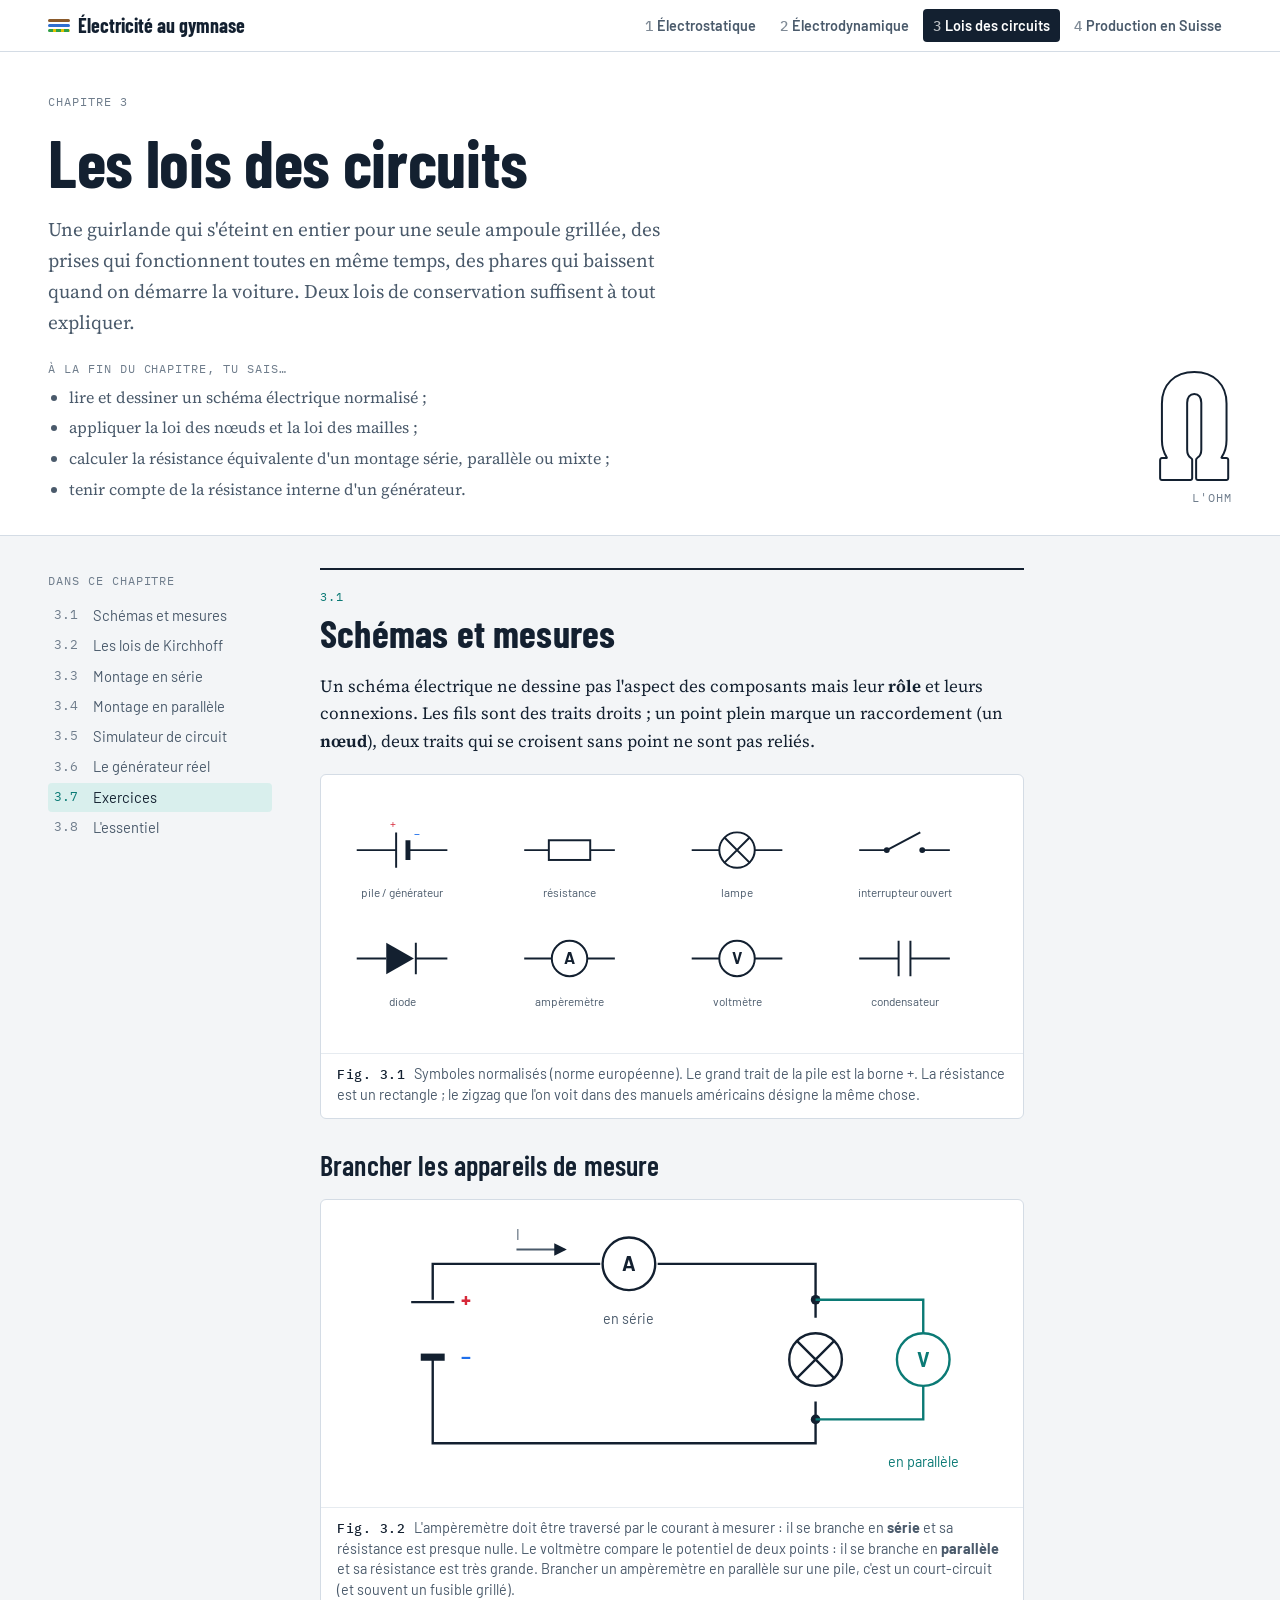
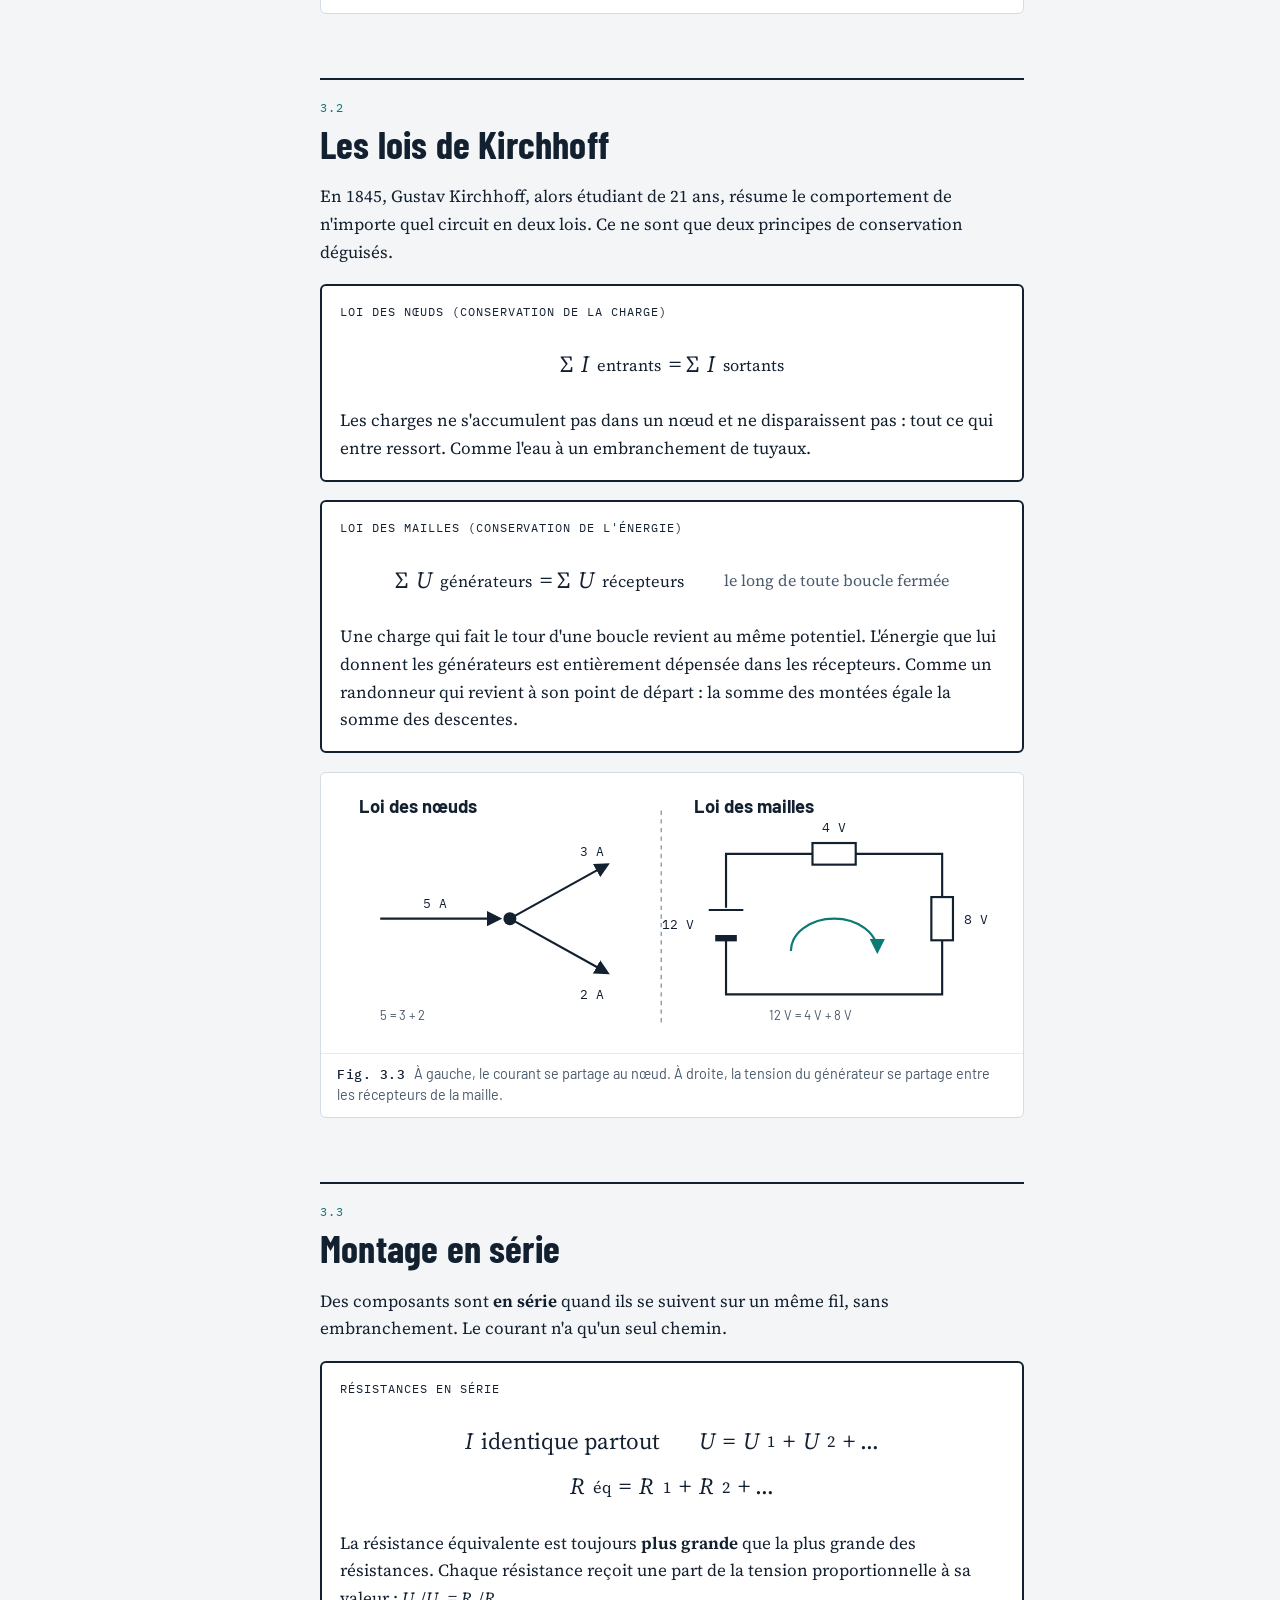
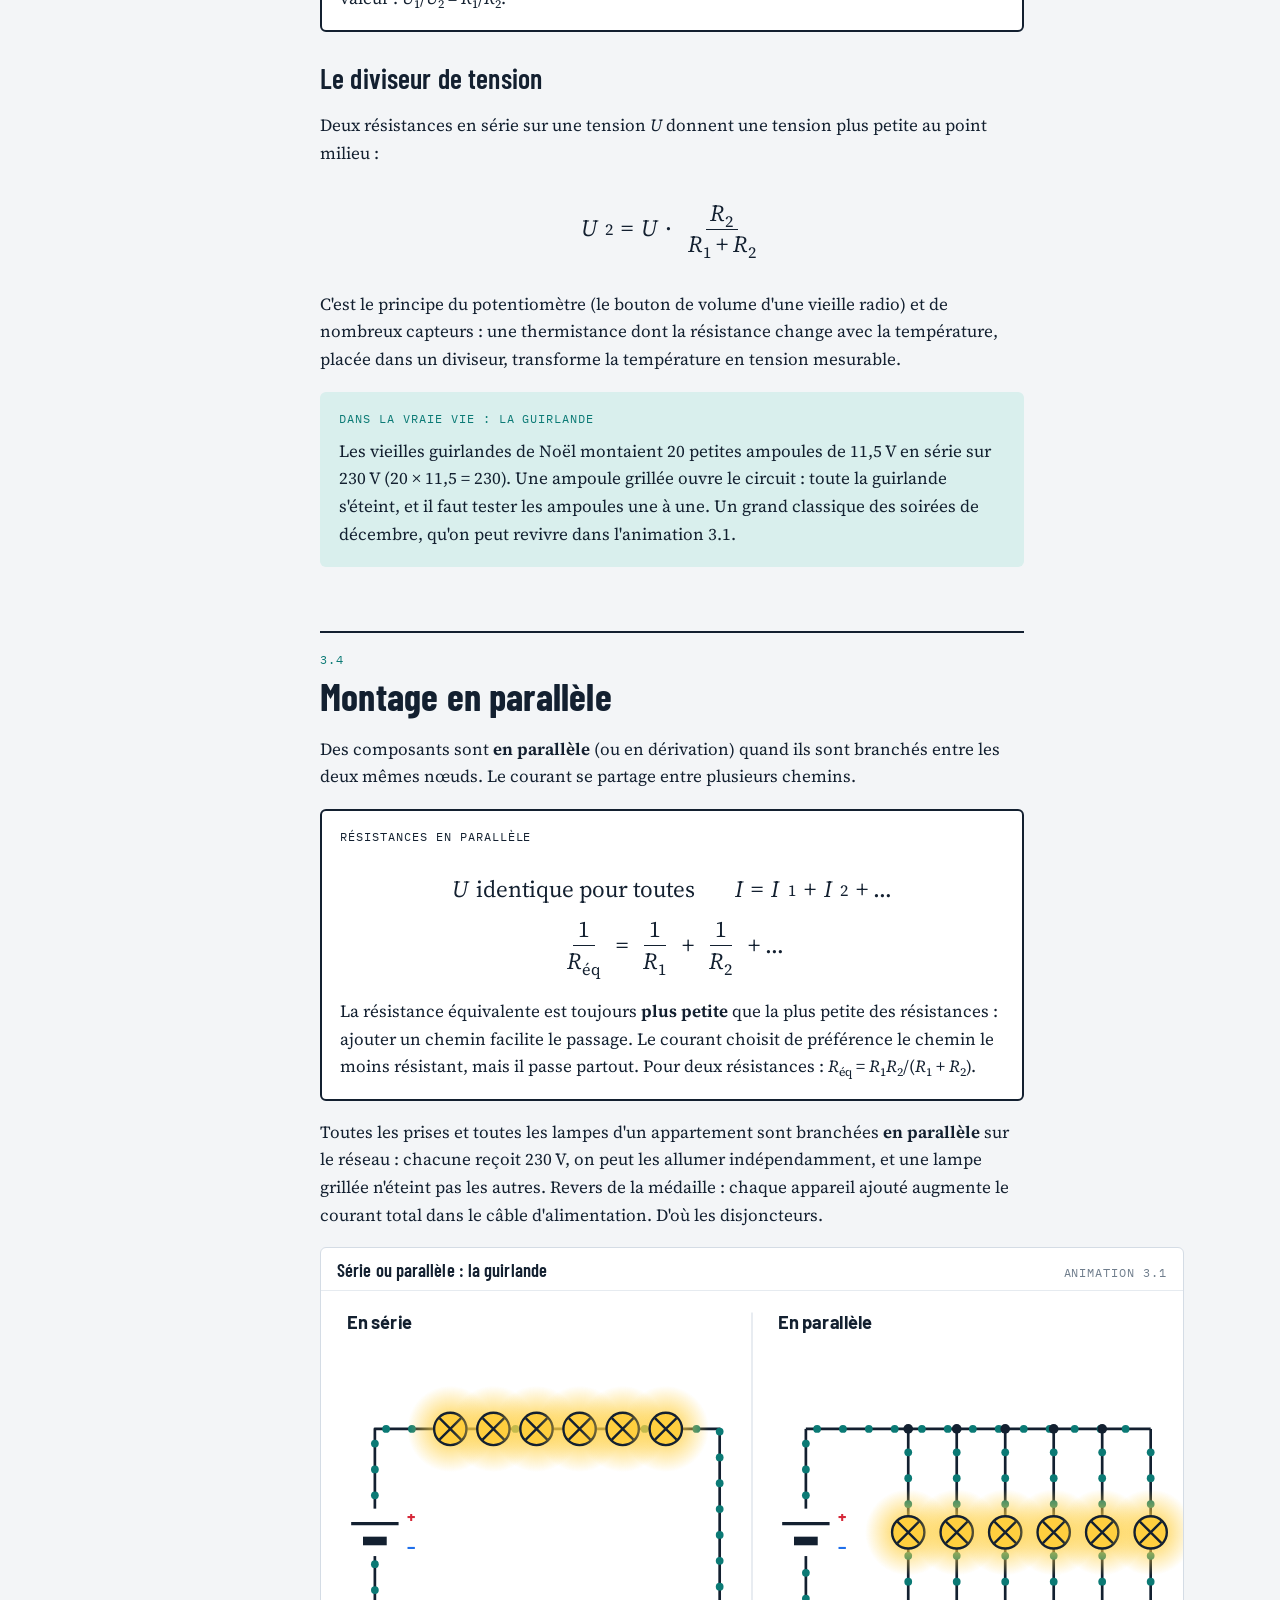
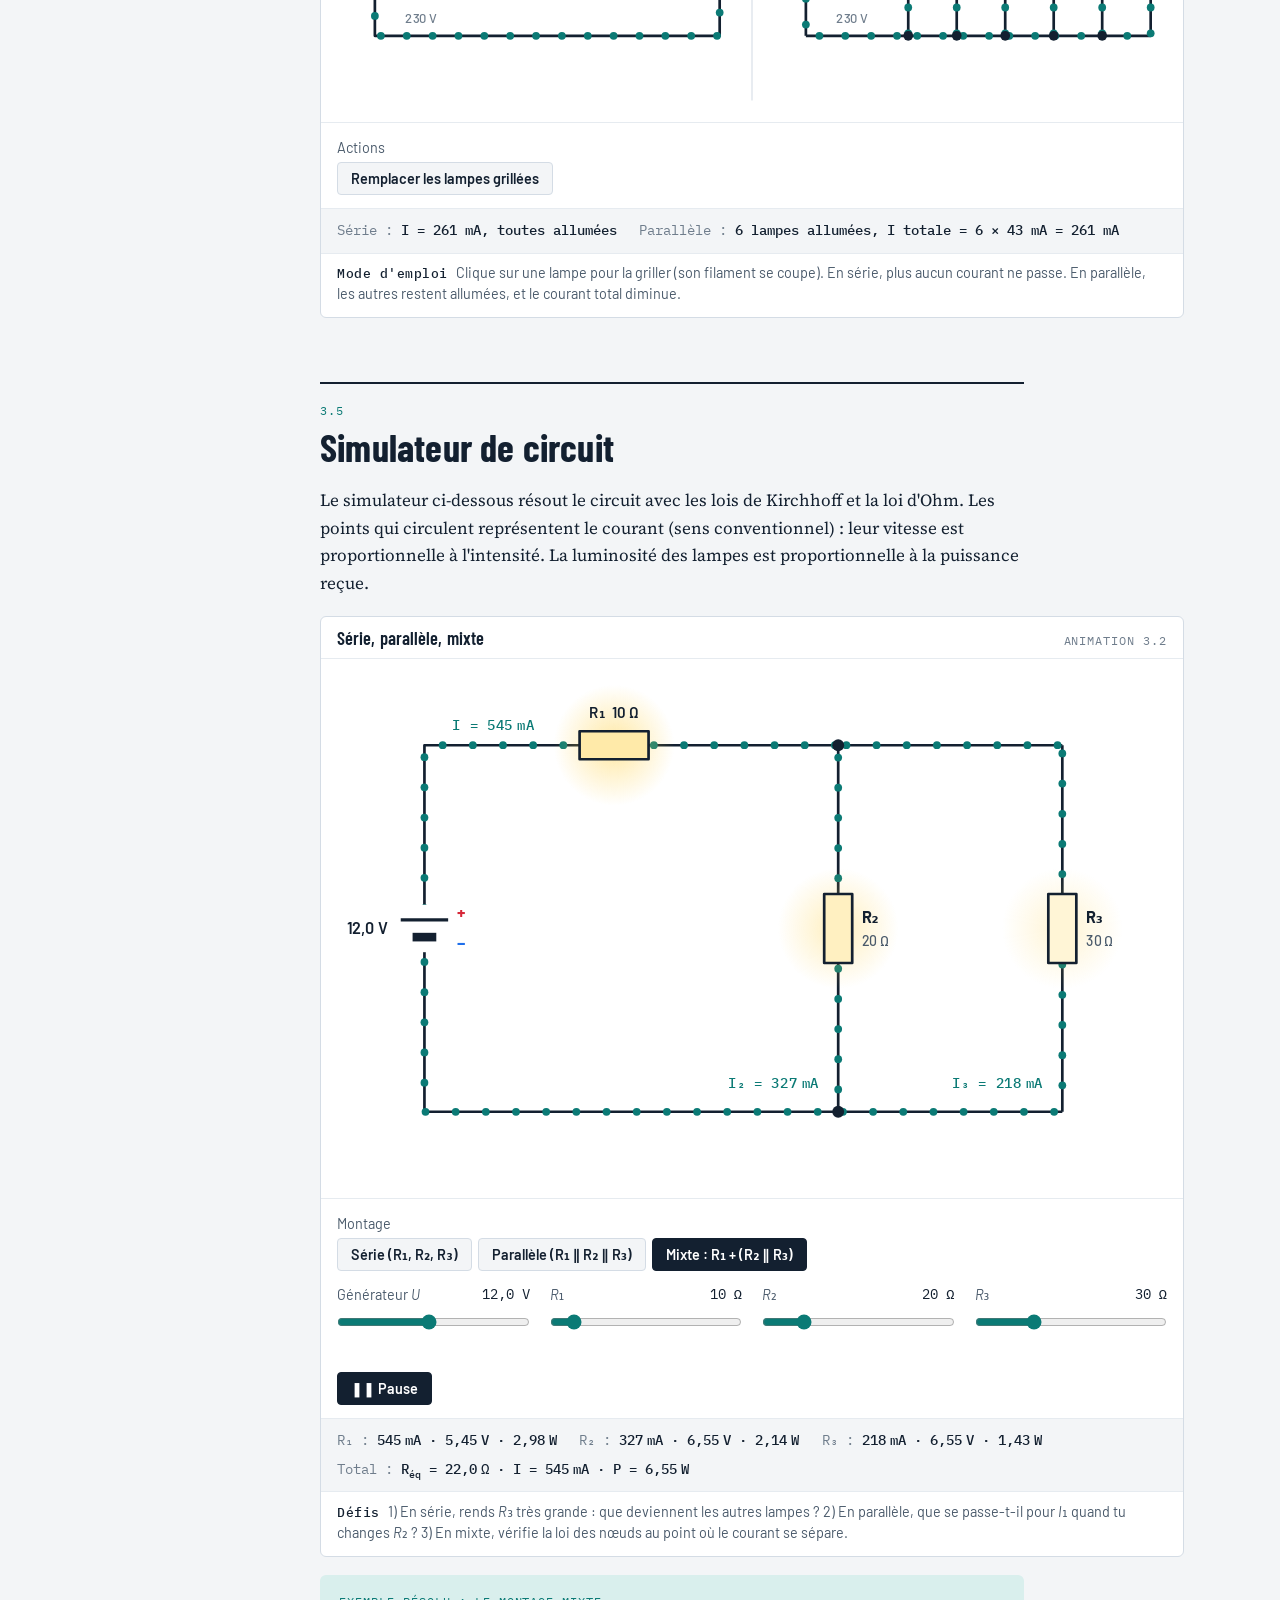
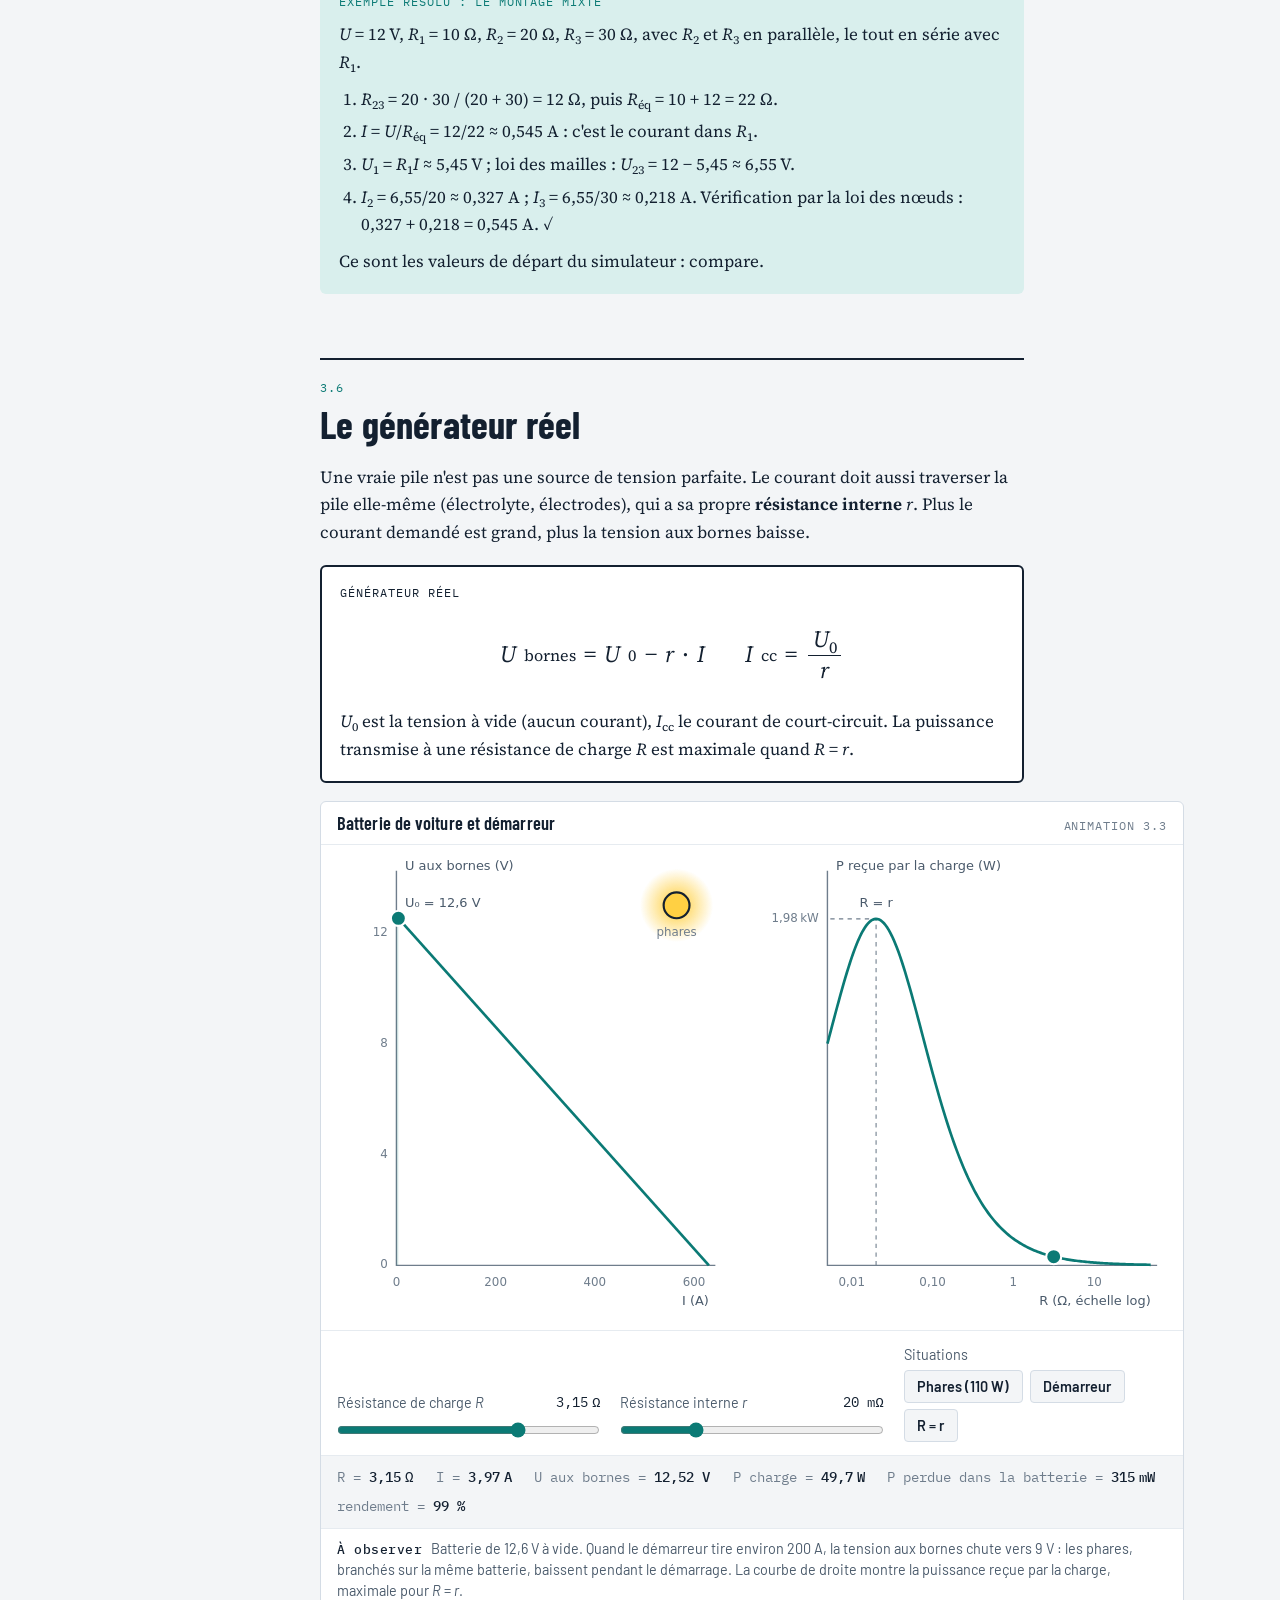
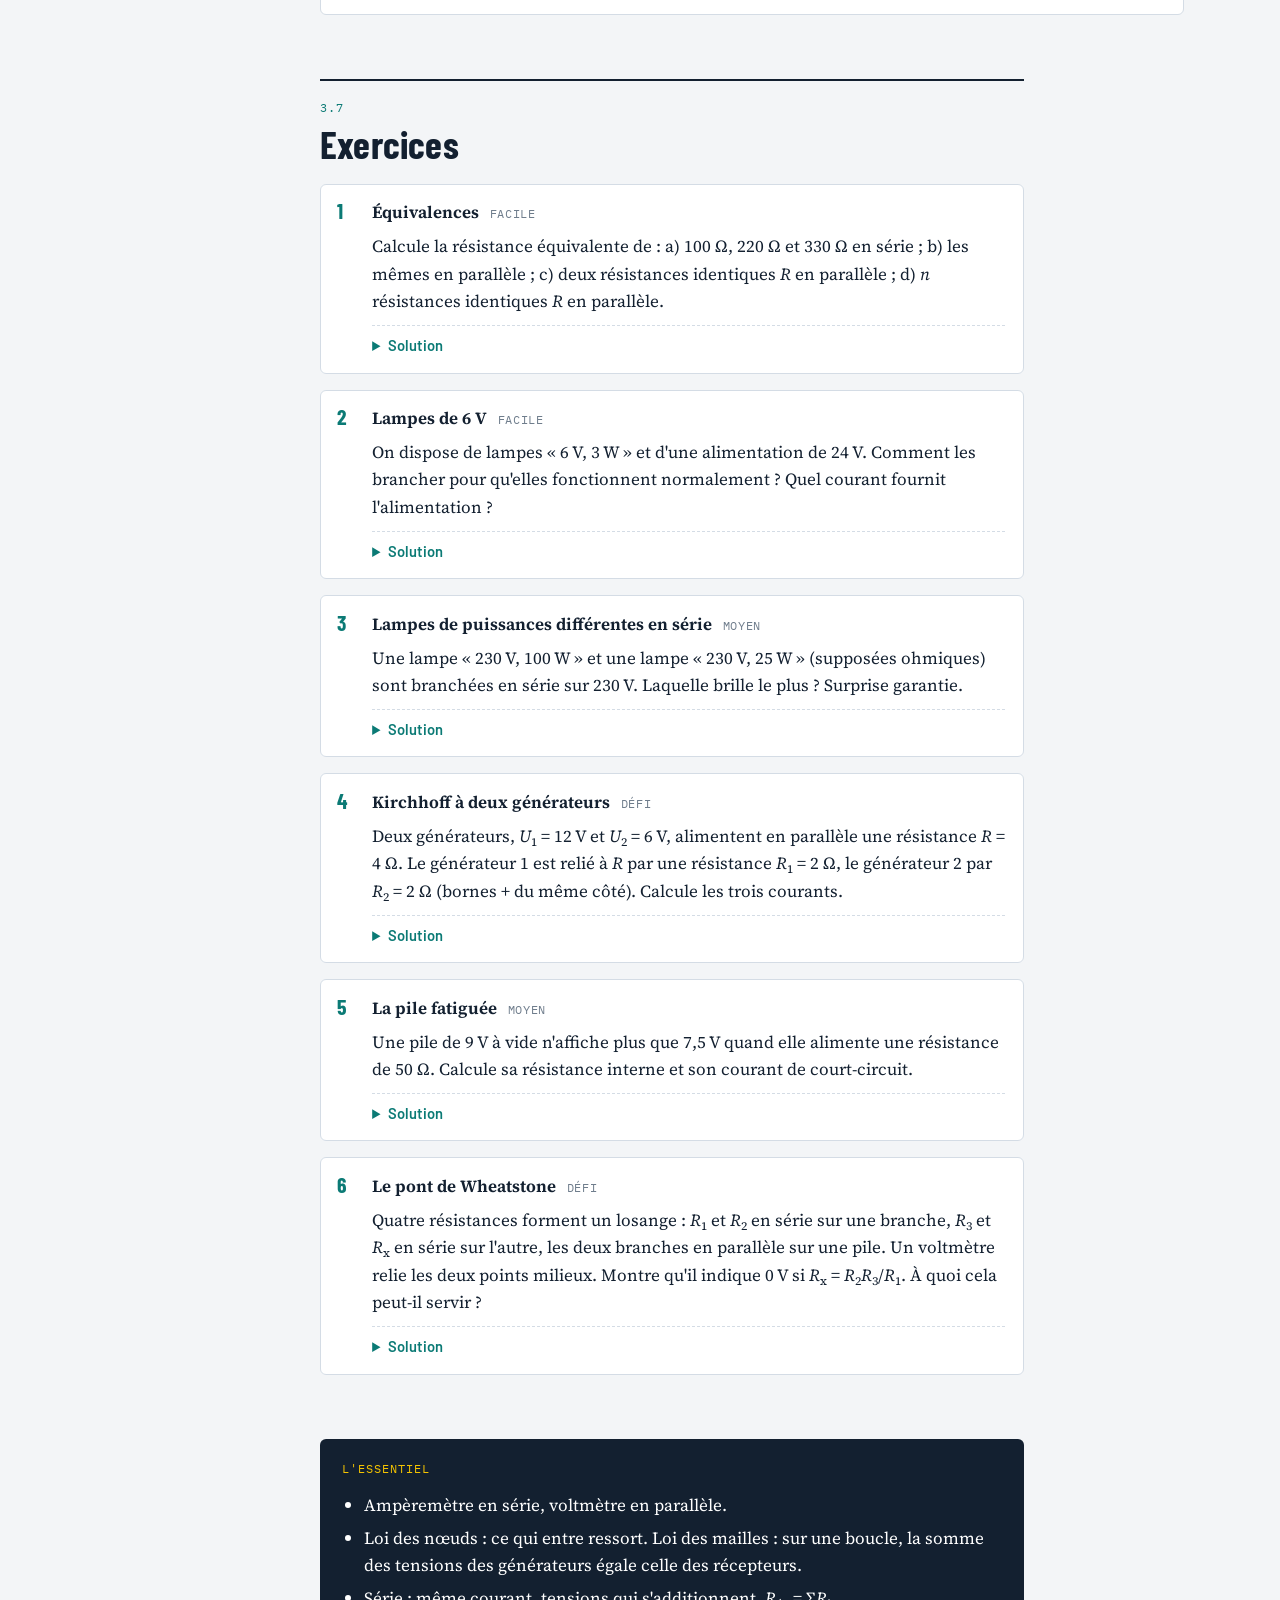
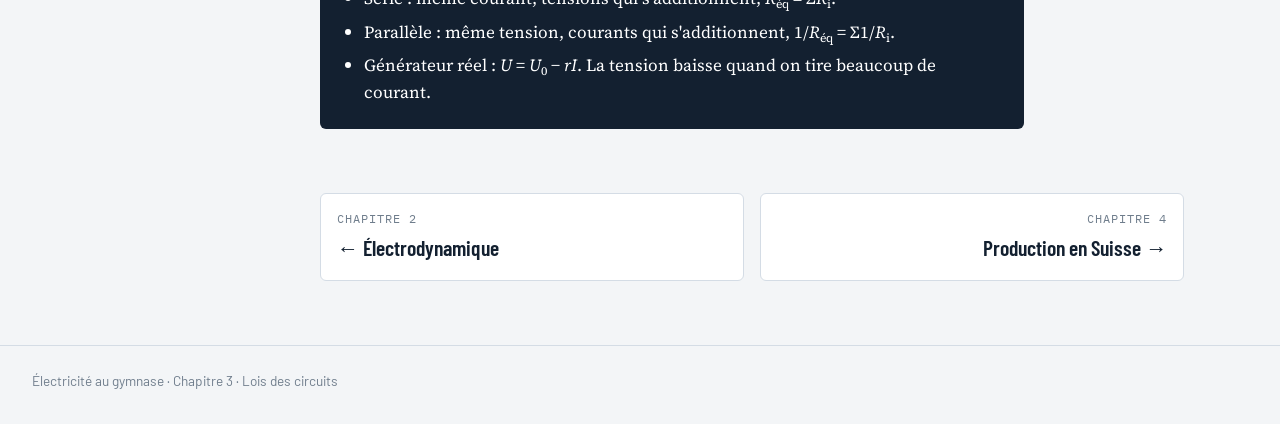
<file: cours-electricite/3-lois-des-circuits.html>
<!doctype html>
<html lang="fr">
<head>
<meta charset="utf-8">
<meta name="viewport" content="width=device-width, initial-scale=1, viewport-fit=cover">
<title>3 · Lois des circuits — Électricité au gymnase</title>
<meta name="claude:viewport-fit-sides" content="cover">
<link rel="preconnect" href="https://fonts.googleapis.com">
<link rel="preconnect" href="https://fonts.gstatic.com" crossorigin>
<link rel="stylesheet" href="https://fonts.googleapis.com/css2?family=Barlow+Condensed:wght@500;600;700;800&family=Barlow:wght@400;500;600&family=IBM+Plex+Mono:wght@400;500&family=Source+Serif+4:ital,opsz,wght@0,8..60,400;0,8..60,600;1,8..60,400&display=swap">
<link rel="stylesheet" href="assets/cours.css">
</head>
<body>

<svg width="0" height="0" aria-hidden="true" style="position:absolute">
  <defs>
    <marker id="ah-ink" viewBox="0 0 10 10" refX="8" refY="5" markerWidth="7" markerHeight="7" orient="auto-start-reverse"><path d="M0 0L10 5L0 10z" style="fill:var(--ink)"/></marker>
    <marker id="ah-accent" viewBox="0 0 10 10" refX="8" refY="5" markerWidth="7" markerHeight="7" orient="auto-start-reverse"><path d="M0 0L10 5L0 10z" style="fill:var(--accent)"/></marker>
    <marker id="ah-plus" viewBox="0 0 10 10" refX="8" refY="5" markerWidth="7" markerHeight="7" orient="auto-start-reverse"><path d="M0 0L10 5L0 10z" style="fill:var(--plus)"/></marker>
  </defs>
</svg>

<header class="site-header">
  <div class="site-header__inner">
    <a class="brand" href="index.html"><span class="brand__wires" aria-hidden="true"><span></span><span></span><span></span></span>Électricité au gymnase</a>
    <nav class="chapnav" aria-label="Chapitres">
      <a href="1-electrostatique.html"><span class="n">1</span><span class="t">Électrostatique</span></a>
      <a href="2-electrodynamique.html"><span class="n">2</span><span class="t">Électrodynamique</span></a>
      <a href="3-lois-des-circuits.html" aria-current="page"><span class="n">3</span><span class="t">Lois des circuits</span></a>
      <a href="4-production-suisse.html"><span class="n">4</span><span class="t">Production en Suisse</span></a>
    </nav>
  </div>
</header>

<section class="chapter-hero">
  <div class="chapter-hero__inner">
    <div class="chapter-hero__text">
      <span class="eyebrow">Chapitre 3</span>
      <h1>Les lois des circuits</h1>
      <p class="lead">Une guirlande qui s'éteint en entier pour une seule ampoule grillée, des prises qui fonctionnent toutes en même temps, des phares qui baissent quand on démarre la voiture. Deux lois de conservation suffisent à tout expliquer.</p>
      <div class="objectifs">
        <span class="label">À la fin du chapitre, tu sais…</span>
        <ul>
          <li>lire et dessiner un schéma électrique normalisé ;</li>
          <li>appliquer la loi des nœuds et la loi des mailles ;</li>
          <li>calculer la résistance équivalente d'un montage série, parallèle ou mixte ;</li>
          <li>tenir compte de la résistance interne d'un générateur.</li>
        </ul>
      </div>
    </div>
    <div class="chapter-hero__unit" aria-hidden="true">Ω<small>l'ohm</small></div>
  </div>
</section>

<div class="layout">
  <details class="toc" open>
    <summary><span class="label">Dans ce chapitre</span></summary>
    <ol>
      <li><a href="#schemas"><span class="n">3.1</span>Schémas et mesures</a></li>
      <li><a href="#kirchhoff"><span class="n">3.2</span>Les lois de Kirchhoff</a></li>
      <li><a href="#serie"><span class="n">3.3</span>Montage en série</a></li>
      <li><a href="#parallele"><span class="n">3.4</span>Montage en parallèle</a></li>
      <li><a href="#simulateur"><span class="n">3.5</span>Simulateur de circuit</a></li>
      <li><a href="#generateur"><span class="n">3.6</span>Le générateur réel</a></li>
      <li><a href="#exercices"><span class="n">3.7</span>Exercices</a></li>
      <li><a href="#essentiel"><span class="n">3.8</span>L'essentiel</a></li>
    </ol>
  </details>

  <main class="content">

    <!-- 3.1 -->
    <section class="section" id="schemas">
      <div class="section-head"><span class="label">3.1</span><h2>Schémas et mesures</h2></div>
      <p>Un schéma électrique ne dessine pas l'aspect des composants mais leur <strong>rôle</strong> et leurs connexions. Les fils sont des traits droits ; un point plein marque un raccordement (un <strong>nœud</strong>), deux traits qui se croisent sans point ne sont pas reliés.</p>
      <figure class="fig">
        <div class="fig__body">
          <svg viewBox="0 0 680 250" role="img" aria-label="Symboles normalisés : générateur, pile, résistance, lampe, interrupteur, diode, ampèremètre, voltmètre, condensateur, fusible, terre, nœud.">
            <g transform="translate(20 30)">
              <line x1="0" y1="30" x2="40" y2="30" class="stroke"/><line x1="40" y1="12" x2="40" y2="48" class="stroke"/><line x1="52" y1="20" x2="52" y2="40" style="stroke:var(--ink);stroke-width:5"/><line x1="52" y1="30" x2="92" y2="30" class="stroke"/>
              <text x="34" y="8" class="t-small t-plus">+</text><text x="58" y="18" class="t-small t-minus">−</text>
              <text x="46" y="78" text-anchor="middle" class="t-small">pile / générateur</text>
            </g>
            <g transform="translate(190 30)">
              <line x1="0" y1="30" x2="25" y2="30" class="stroke"/><rect x="25" y="20" width="42" height="20" class="stroke"/><line x1="67" y1="30" x2="92" y2="30" class="stroke"/>
              <text x="46" y="78" text-anchor="middle" class="t-small">résistance</text>
            </g>
            <g transform="translate(360 30)">
              <line x1="0" y1="30" x2="28" y2="30" class="stroke"/><circle cx="46" cy="30" r="18" class="stroke"/><path d="M33 17 L 59 43 M59 17 L 33 43" class="stroke"/><line x1="64" y1="30" x2="92" y2="30" class="stroke"/>
              <text x="46" y="78" text-anchor="middle" class="t-small">lampe</text>
            </g>
            <g transform="translate(530 30)">
              <line x1="0" y1="30" x2="28" y2="30" class="stroke"/><circle cx="28" cy="30" r="3" class="fill-ink"/><line x1="30" y1="29" x2="62" y2="12" class="stroke"/><circle cx="64" cy="30" r="3" class="fill-ink"/><line x1="64" y1="30" x2="92" y2="30" class="stroke"/>
              <text x="46" y="78" text-anchor="middle" class="t-small">interrupteur ouvert</text>
            </g>
            <g transform="translate(20 140)">
              <line x1="0" y1="30" x2="30" y2="30" class="stroke"/><path d="M30 14 L 58 30 L 30 46 Z" class="fill-ink"/><line x1="60" y1="14" x2="60" y2="46" class="stroke"/><line x1="60" y1="30" x2="92" y2="30" class="stroke"/>
              <text x="46" y="78" text-anchor="middle" class="t-small">diode</text>
            </g>
            <g transform="translate(190 140)">
              <line x1="0" y1="30" x2="28" y2="30" class="stroke"/><circle cx="46" cy="30" r="18" class="stroke"/><text x="46" y="36" text-anchor="middle" class="t-strong">A</text><line x1="64" y1="30" x2="92" y2="30" class="stroke"/>
              <text x="46" y="78" text-anchor="middle" class="t-small">ampèremètre</text>
            </g>
            <g transform="translate(360 140)">
              <line x1="0" y1="30" x2="28" y2="30" class="stroke"/><circle cx="46" cy="30" r="18" class="stroke"/><text x="46" y="36" text-anchor="middle" class="t-strong">V</text><line x1="64" y1="30" x2="92" y2="30" class="stroke"/>
              <text x="46" y="78" text-anchor="middle" class="t-small">voltmètre</text>
            </g>
            <g transform="translate(530 140)">
              <line x1="0" y1="30" x2="40" y2="30" class="stroke"/><line x1="40" y1="12" x2="40" y2="48" class="stroke"/><line x1="52" y1="12" x2="52" y2="48" class="stroke"/><line x1="52" y1="30" x2="92" y2="30" class="stroke"/>
              <text x="46" y="78" text-anchor="middle" class="t-small">condensateur</text>
            </g>
          </svg>
        </div>
        <figcaption><b>Fig. 3.1</b> Symboles normalisés (norme européenne). Le grand trait de la pile est la borne +. La résistance est un rectangle ; le zigzag que l'on voit dans des manuels américains désigne la même chose.</figcaption>
      </figure>

      <h3>Brancher les appareils de mesure</h3>
      <figure class="fig">
        <div class="fig__body">
          <svg viewBox="0 0 560 230" role="img" aria-label="Circuit avec pile, lampe, ampèremètre en série et voltmètre en parallèle sur la lampe.">
            <path d="M80 70 V 40 H 220 M268 40 H 400 V 85 M400 155 V 190 H 80 V 120" class="stroke"/>
            <line x1="62" y1="72" x2="98" y2="72" class="stroke"/><line x1="70" y1="118" x2="90" y2="118" style="stroke:var(--ink);stroke-width:6"/>
            <text x="104" y="76" class="t-plus t-strong">+</text><text x="104" y="124" class="t-minus t-strong">−</text>
            <circle cx="244" cy="40" r="22" class="stroke fill-card"/><text x="244" y="46" text-anchor="middle" class="t-strong">A</text>
            <circle cx="400" cy="120" r="22" class="stroke fill-card"/><path d="M384 104 L 416 136 M416 104 L 384 136" class="stroke"/>
            <circle cx="400" cy="70" r="4" class="fill-ink"/><circle cx="400" cy="170" r="4" class="fill-ink"/>
            <path d="M400 70 H 490 V 98 M490 142 V 170 H 400" class="stroke-accent"/>
            <circle cx="490" cy="120" r="22" class="stroke-accent fill-card"/><text x="490" y="126" text-anchor="middle" class="t-strong t-accent">V</text>
            <path d="M150 28 H 190" class="stroke-2" marker-end="url(#ah-ink)"/><text x="150" y="20" class="t-small">I</text>
            <text x="244" y="90" text-anchor="middle" class="t-small">en série</text>
            <text x="490" y="210" text-anchor="middle" class="t-small t-accent">en parallèle</text>
          </svg>
        </div>
        <figcaption><b>Fig. 3.2</b> L'ampèremètre doit être traversé par le courant à mesurer : il se branche en <strong>série</strong> et sa résistance est presque nulle. Le voltmètre compare le potentiel de deux points : il se branche en <strong>parallèle</strong> et sa résistance est très grande. Brancher un ampèremètre en parallèle sur une pile, c'est un court-circuit (et souvent un fusible grillé).</figcaption>
      </figure>
    </section>

    <!-- 3.2 -->
    <section class="section" id="kirchhoff">
      <div class="section-head"><span class="label">3.2</span><h2>Les lois de Kirchhoff</h2></div>
      <p>En 1845, Gustav Kirchhoff, alors étudiant de 21 ans, résume le comportement de n'importe quel circuit en deux lois. Ce ne sont que deux principes de conservation déguisés.</p>
      <div class="box box--loi">
        <span class="label">Loi des nœuds (conservation de la charge)</span>
        <div class="formula"><span class="eq">Σ <i>I</i><sub>entrants</sub> = Σ <i>I</i><sub>sortants</sub></span></div>
        <p>Les charges ne s'accumulent pas dans un nœud et ne disparaissent pas : tout ce qui entre ressort. Comme l'eau à un embranchement de tuyaux.</p>
      </div>
      <div class="box box--loi">
        <span class="label">Loi des mailles (conservation de l'énergie)</span>
        <div class="formula"><span class="eq">Σ <i>U</i><sub>générateurs</sub> = Σ <i>U</i><sub>récepteurs</sub></span><span class="eq" style="font-size:1rem;color:var(--ink-2)">le long de toute boucle fermée</span></div>
        <p>Une charge qui fait le tour d'une boucle revient au même potentiel. L'énergie que lui donnent les générateurs est entièrement dépensée dans les récepteurs. Comme un randonneur qui revient à son point de départ : la somme des montées égale la somme des descentes.</p>
      </div>
      <figure class="fig">
        <div class="fig__body">
          <svg viewBox="0 0 620 230" role="img" aria-label="Nœud où arrivent 5 A et d'où partent 3 A et 2 A ; maille avec une pile de 12 V et deux résistances de 4 V et 8 V.">
            <text x="20" y="22" class="t-strong">Loi des nœuds</text>
            <path d="M40 120 H 150" class="stroke" marker-end="url(#ah-ink)"/>
            <path d="M160 120 L 250 70" class="stroke" marker-end="url(#ah-ink)"/>
            <path d="M160 120 L 250 170" class="stroke" marker-end="url(#ah-ink)"/>
            <circle cx="160" cy="120" r="6" class="fill-ink"/>
            <text x="80" y="110" class="t-mono">5 A</text>
            <text x="225" y="62" class="t-mono">3 A</text>
            <text x="225" y="194" class="t-mono">2 A</text>
            <text x="40" y="214" class="t-small">5 = 3 + 2</text>
            <line x1="300" y1="20" x2="300" y2="220" class="thin dash"/>
            <text x="330" y="22" class="t-strong">Loi des mailles</text>
            <path d="M360 110 V 60 H 440 M480 60 H 560 V 100 M560 140 V 190 H 360 V 140" class="stroke"/>
            <line x1="344" y1="112" x2="376" y2="112" class="stroke"/><line x1="350" y1="138" x2="370" y2="138" style="stroke:var(--ink);stroke-width:6"/>
            <rect x="440" y="50" width="40" height="20" class="stroke fill-card"/>
            <rect x="550" y="100" width="20" height="40" class="stroke fill-card"/>
            <text x="330" y="130" class="t-mono" text-anchor="end">12 V</text>
            <text x="460" y="40" class="t-mono" text-anchor="middle">4 V</text>
            <text x="580" y="125" class="t-mono">8 V</text>
            <path d="M420 150 A 40 30 0 1 1 500 150" class="stroke-accent" marker-end="url(#ah-accent)"/>
            <text x="400" y="214" class="t-small">12 V = 4 V + 8 V</text>
          </svg>
        </div>
        <figcaption><b>Fig. 3.3</b> À gauche, le courant se partage au nœud. À droite, la tension du générateur se partage entre les récepteurs de la maille.</figcaption>
      </figure>
    </section>

    <!-- 3.3 -->
    <section class="section" id="serie">
      <div class="section-head"><span class="label">3.3</span><h2>Montage en série</h2></div>
      <p>Des composants sont <strong>en série</strong> quand ils se suivent sur un même fil, sans embranchement. Le courant n'a qu'un seul chemin.</p>
      <div class="box box--loi">
        <span class="label">Résistances en série</span>
        <div class="formula">
          <span class="eq"><i>I</i> identique partout</span>
          <span class="eq"><i>U</i> = <i>U</i><sub>1</sub> + <i>U</i><sub>2</sub> + …</span>
          <span class="eq"><i>R</i><sub>éq</sub> = <i>R</i><sub>1</sub> + <i>R</i><sub>2</sub> + …</span>
        </div>
        <p>La résistance équivalente est toujours <strong>plus grande</strong> que la plus grande des résistances. Chaque résistance reçoit une part de la tension proportionnelle à sa valeur : <i>U</i><sub>1</sub>/<i>U</i><sub>2</sub> = <i>R</i><sub>1</sub>/<i>R</i><sub>2</sub>.</p>
      </div>
      <h3>Le diviseur de tension</h3>
      <p>Deux résistances en série sur une tension <i>U</i> donnent une tension plus petite au point milieu :</p>
      <div class="formula"><span class="eq"><i>U</i><sub>2</sub> = <i>U</i> · <span class="frac"><span><i>R</i><sub>2</sub></span><span><i>R</i><sub>1</sub> + <i>R</i><sub>2</sub></span></span></span></div>
      <p>C'est le principe du potentiomètre (le bouton de volume d'une vieille radio) et de nombreux capteurs : une thermistance dont la résistance change avec la température, placée dans un diviseur, transforme la température en tension mesurable.</p>
      <div class="box box--ex">
        <span class="label">Dans la vraie vie : la guirlande</span>
        <p>Les vieilles guirlandes de Noël montaient 20 petites ampoules de 11,5 V en série sur 230 V (20 × 11,5 = 230). Une ampoule grillée ouvre le circuit : toute la guirlande s'éteint, et il faut tester les ampoules une à une. Un grand classique des soirées de décembre, qu'on peut revivre dans l'animation 3.1.</p>
      </div>
    </section>

    <!-- 3.4 -->
    <section class="section" id="parallele">
      <div class="section-head"><span class="label">3.4</span><h2>Montage en parallèle</h2></div>
      <p>Des composants sont <strong>en parallèle</strong> (ou en dérivation) quand ils sont branchés entre les deux mêmes nœuds. Le courant se partage entre plusieurs chemins.</p>
      <div class="box box--loi">
        <span class="label">Résistances en parallèle</span>
        <div class="formula">
          <span class="eq"><i>U</i> identique pour toutes</span>
          <span class="eq"><i>I</i> = <i>I</i><sub>1</sub> + <i>I</i><sub>2</sub> + …</span>
          <span class="eq"><span class="frac"><span>1</span><span><i>R</i><sub>éq</sub></span></span> = <span class="frac"><span>1</span><span><i>R</i><sub>1</sub></span></span> + <span class="frac"><span>1</span><span><i>R</i><sub>2</sub></span></span> + …</span>
        </div>
        <p>La résistance équivalente est toujours <strong>plus petite</strong> que la plus petite des résistances : ajouter un chemin facilite le passage. Le courant choisit de préférence le chemin le moins résistant, mais il passe partout. Pour deux résistances : <i>R</i><sub>éq</sub> = <i>R</i><sub>1</sub><i>R</i><sub>2</sub>/(<i>R</i><sub>1</sub> + <i>R</i><sub>2</sub>).</p>
      </div>
      <p>Toutes les prises et toutes les lampes d'un appartement sont branchées <strong>en parallèle</strong> sur le réseau : chacune reçoit 230 V, on peut les allumer indépendamment, et une lampe grillée n'éteint pas les autres. Revers de la médaille : chaque appareil ajouté augmente le courant total dans le câble d'alimentation. D'où les disjoncteurs.</p>

      <figure class="anim wide" id="anim-guirlande">
        <div class="anim__head"><h4>Série ou parallèle : la guirlande</h4><span class="label">Animation 3.1</span></div>
        <div class="anim__stage"><canvas class="anim-canvas" id="cv-guirlande" style="--ar: 2 / 1; --ar-m: 1 / 1" aria-label="Deux guirlandes de 6 lampes, l'une en série, l'autre en parallèle ; on peut griller une lampe en cliquant dessus."></canvas></div>
        <div class="controls">
          <div class="ctrl"><span class="ctrl__name">Actions</span><div class="btns"><button class="btn" type="button" id="gu-repair">Remplacer les lampes grillées</button></div></div>
        </div>
        <div class="readouts" id="gu-read"></div>
        <figcaption><b>Mode d'emploi</b> Clique sur une lampe pour la griller (son filament se coupe). En série, plus aucun courant ne passe. En parallèle, les autres restent allumées, et le courant total diminue.</figcaption>
      </figure>
    </section>

    <!-- 3.5 -->
    <section class="section" id="simulateur">
      <div class="section-head"><span class="label">3.5</span><h2>Simulateur de circuit</h2></div>
      <p>Le simulateur ci-dessous résout le circuit avec les lois de Kirchhoff et la loi d'Ohm. Les points qui circulent représentent le courant (sens conventionnel) : leur vitesse est proportionnelle à l'intensité. La luminosité des lampes est proportionnelle à la puissance reçue.</p>
      <figure class="anim wide" id="anim-circuit">
        <div class="anim__head"><h4>Série, parallèle, mixte</h4><span class="label">Animation 3.2</span></div>
        <div class="anim__stage"><canvas class="anim-canvas" id="cv-circuit" style="--ar: 16 / 10; --ar-m: 4 / 5" aria-label="Circuit avec un générateur et trois résistances ; courants, tensions et puissances affichés."></canvas></div>
        <div class="controls">
          <div class="ctrl" style="flex-basis:100%">
            <span class="ctrl__name">Montage</span>
            <div class="btns" id="sim-mode">
              <button class="btn" type="button" data-value="serie">Série (R₁, R₂, R₃)</button>
              <button class="btn" type="button" data-value="para">Parallèle (R₁ ∥ R₂ ∥ R₃)</button>
              <button class="btn" type="button" data-value="mixte" aria-pressed="true">Mixte : R₁ + (R₂ ∥ R₃)</button>
            </div>
          </div>
          <div class="ctrl"><label for="sim-u"><span>Générateur <i>U</i></span><output for="sim-u"></output></label><input type="range" id="sim-u" min="1" max="24" step="0.5" value="12"></div>
          <div class="ctrl"><label for="sim-r1"><span><i>R</i>₁</span><output for="sim-r1"></output></label><input type="range" id="sim-r1" min="1" max="100" value="10"></div>
          <div class="ctrl"><label for="sim-r2"><span><i>R</i>₂</span><output for="sim-r2"></output></label><input type="range" id="sim-r2" min="1" max="100" value="20"></div>
          <div class="ctrl"><label for="sim-r3"><span><i>R</i>₃</span><output for="sim-r3"></output></label><input type="range" id="sim-r3" min="1" max="100" value="30"></div>
          <div class="ctrl"><span class="ctrl__name">&nbsp;</span><div class="btns"><button class="btn" type="button" id="sim-play"></button></div></div>
        </div>
        <div class="readouts" id="sim-read"></div>
        <figcaption><b>Défis</b> 1) En série, rends <i>R</i>₃ très grande : que deviennent les autres lampes ? 2) En parallèle, que se passe-t-il pour <i>I</i>₁ quand tu changes <i>R</i>₂ ? 3) En mixte, vérifie la loi des nœuds au point où le courant se sépare.</figcaption>
      </figure>

      <div class="box box--ex">
        <span class="label">Exemple résolu : le montage mixte</span>
        <p><i>U</i> = 12 V, <i>R</i><sub>1</sub> = 10 Ω, <i>R</i><sub>2</sub> = 20 Ω, <i>R</i><sub>3</sub> = 30 Ω, avec <i>R</i><sub>2</sub> et <i>R</i><sub>3</sub> en parallèle, le tout en série avec <i>R</i><sub>1</sub>.</p>
        <ol>
          <li><i>R</i><sub>23</sub> = 20 · 30 / (20 + 30) = 12 Ω, puis <i>R</i><sub>éq</sub> = 10 + 12 = 22 Ω.</li>
          <li><i>I</i> = <i>U</i>/<i>R</i><sub>éq</sub> = 12/22 ≈ 0,545 A : c'est le courant dans <i>R</i><sub>1</sub>.</li>
          <li><i>U</i><sub>1</sub> = <i>R</i><sub>1</sub><i>I</i> ≈ 5,45 V ; loi des mailles : <i>U</i><sub>23</sub> = 12 − 5,45 ≈ 6,55 V.</li>
          <li><i>I</i><sub>2</sub> = 6,55/20 ≈ 0,327 A ; <i>I</i><sub>3</sub> = 6,55/30 ≈ 0,218 A. Vérification par la loi des nœuds : 0,327 + 0,218 = 0,545 A. ✓</li>
        </ol>
        <p>Ce sont les valeurs de départ du simulateur : compare.</p>
      </div>
    </section>

    <!-- 3.6 -->
    <section class="section" id="generateur">
      <div class="section-head"><span class="label">3.6</span><h2>Le générateur réel</h2></div>
      <p>Une vraie pile n'est pas une source de tension parfaite. Le courant doit aussi traverser la pile elle-même (électrolyte, électrodes), qui a sa propre <strong>résistance interne</strong> <i>r</i>. Plus le courant demandé est grand, plus la tension aux bornes baisse.</p>
      <div class="box box--loi">
        <span class="label">Générateur réel</span>
        <div class="formula">
          <span class="eq"><i>U</i><sub>bornes</sub> = <i>U</i><sub>0</sub> − <i>r</i> · <i>I</i></span>
          <span class="eq"><i>I</i><sub>cc</sub> = <span class="frac"><span><i>U</i><sub>0</sub></span><span><i>r</i></span></span></span>
        </div>
        <p><i>U</i><sub>0</sub> est la tension à vide (aucun courant), <i>I</i><sub>cc</sub> le courant de court-circuit. La puissance transmise à une résistance de charge <i>R</i> est maximale quand <i>R</i> = <i>r</i>.</p>
      </div>

      <figure class="anim wide" id="anim-generateur">
        <div class="anim__head"><h4>Batterie de voiture et démarreur</h4><span class="label">Animation 3.3</span></div>
        <div class="anim__stage"><canvas class="anim-canvas" id="cv-gen" style="--ar: 16 / 9; --ar-m: 1 / 1" aria-label="Tension aux bornes d'une batterie en fonction du courant débité, et puissance transmise à la charge."></canvas></div>
        <div class="controls">
          <div class="ctrl"><label for="gen-r"><span>Résistance de charge <i>R</i></span><output for="gen-r"></output></label><input type="range" id="gen-r" min="0" max="100" step="0.01" value="70"></div>
          <div class="ctrl"><label for="gen-ri"><span>Résistance interne <i>r</i></span><output for="gen-ri"></output></label><input type="range" id="gen-ri" min="5" max="60" value="20"></div>
          <div class="ctrl"><span class="ctrl__name">Situations</span><div class="btns" id="gen-preset">
            <button class="btn" type="button" data-value="phares">Phares (110 W)</button>
            <button class="btn" type="button" data-value="demarreur">Démarreur</button>
            <button class="btn" type="button" data-value="adapte">R = r</button>
          </div></div>
        </div>
        <div class="readouts" id="gen-read"></div>
        <figcaption><b>À observer</b> Batterie de 12,6 V à vide. Quand le démarreur tire environ 200 A, la tension aux bornes chute vers 9 V : les phares, branchés sur la même batterie, baissent pendant le démarrage. La courbe de droite montre la puissance reçue par la charge, maximale pour <i>R</i> = <i>r</i>.</figcaption>
      </figure>
    </section>

    <!-- 3.7 -->
    <section class="section" id="exercices">
      <div class="section-head"><span class="label">3.7</span><h2>Exercices</h2></div>
      <ol class="exos">
        <li>
          <p><strong>Équivalences</strong> <span class="niveau">facile</span></p>
          <p>Calcule la résistance équivalente de : a) 100 Ω, 220 Ω et 330 Ω en série ; b) les mêmes en parallèle ; c) deux résistances identiques <i>R</i> en parallèle ; d) <i>n</i> résistances identiques <i>R</i> en parallèle.</p>
          <details class="solution"><summary>Solution</summary><div>
            <p>a) 650 Ω. b) 1/<i>R</i> = 1/100 + 1/220 + 1/330 = 0,01758 Ω<sup>−1</sup>, <i>R</i> ≈ 56,9 Ω (plus petite que 100 Ω ✓). c) <i>R</i>/2. d) <i>R</i>/<i>n</i>.</p>
          </div></details>
        </li>
        <li>
          <p><strong>Lampes de 6 V</strong> <span class="niveau">facile</span></p>
          <p>On dispose de lampes « 6 V, 3 W » et d'une alimentation de 24 V. Comment les brancher pour qu'elles fonctionnent normalement ? Quel courant fournit l'alimentation ?</p>
          <details class="solution"><summary>Solution</summary><div>
            <p>Quatre lampes en série : chacune reçoit 24/4 = 6 V. Courant : <i>I</i> = <i>P</i>/<i>U</i> = 3/6 = 0,5 A, le même pour toutes. Puissance totale 12 W.</p>
          </div></details>
        </li>
        <li>
          <p><strong>Lampes de puissances différentes en série</strong> <span class="niveau">moyen</span></p>
          <p>Une lampe « 230 V, 100 W » et une lampe « 230 V, 25 W » (supposées ohmiques) sont branchées en série sur 230 V. Laquelle brille le plus ? Surprise garantie.</p>
          <details class="solution"><summary>Solution</summary><div>
            <p><i>R</i> = <i>U</i>²/<i>P</i> : <i>R</i><sub>100</sub> = 529 Ω, <i>R</i><sub>25</sub> = 2116 Ω. En série : <i>I</i> = 230/2645 ≈ 0,087 A.</p>
            <p><i>P</i> = <i>RI</i>² : lampe « 100 W » : 4,0 W ; lampe « 25 W » : 16 W. C'est la lampe de 25 W qui brille le plus ! En série, le même courant traverse les deux, et c'est la plus grande résistance qui dissipe le plus.</p>
          </div></details>
        </li>
        <li>
          <p><strong>Kirchhoff à deux générateurs</strong> <span class="niveau">défi</span></p>
          <p>Deux générateurs, <i>U</i><sub>1</sub> = 12 V et <i>U</i><sub>2</sub> = 6 V, alimentent en parallèle une résistance <i>R</i> = 4 Ω. Le générateur 1 est relié à <i>R</i> par une résistance <i>R</i><sub>1</sub> = 2 Ω, le générateur 2 par <i>R</i><sub>2</sub> = 2 Ω (bornes + du même côté). Calcule les trois courants.</p>
          <details class="solution"><summary>Solution</summary><div>
            <p>Soit <i>V</i> la tension aux bornes de <i>R</i>. Loi des nœuds : (12 − <i>V</i>)/2 + (6 − <i>V</i>)/2 = <i>V</i>/4.</p>
            <p>Multiplions par 4 : 24 − 2<i>V</i> + 12 − 2<i>V</i> = <i>V</i>, donc <i>V</i> = 7,2 V.</p>
            <p><i>I</i><sub>1</sub> = 2,4 A (sort du générateur 1), <i>I</i><sub>2</sub> = −0,6 A (le courant <em>entre</em> dans le générateur 2 par sa borne + : il est en train d'être rechargé), <i>I</i><sub>R</sub> = 1,8 A. Vérification : 2,4 − 0,6 = 1,8 ✓.</p>
          </div></details>
        </li>
        <li>
          <p><strong>La pile fatiguée</strong> <span class="niveau">moyen</span></p>
          <p>Une pile de 9 V à vide n'affiche plus que 7,5 V quand elle alimente une résistance de 50 Ω. Calcule sa résistance interne et son courant de court-circuit.</p>
          <details class="solution"><summary>Solution</summary><div>
            <p><i>I</i> = 7,5/50 = 0,15 A. <i>r</i> = (9 − 7,5)/0,15 = 10 Ω. <i>I</i><sub>cc</sub> = 9/10 = 0,9 A. Une pile neuve aurait <i>r</i> de l'ordre de 1 à 2 Ω : avec l'usure, la résistance interne augmente.</p>
          </div></details>
        </li>
        <li>
          <p><strong>Le pont de Wheatstone</strong> <span class="niveau">défi</span></p>
          <p>Quatre résistances forment un losange : <i>R</i><sub>1</sub> et <i>R</i><sub>2</sub> en série sur une branche, <i>R</i><sub>3</sub> et <i>R</i><sub>x</sub> en série sur l'autre, les deux branches en parallèle sur une pile. Un voltmètre relie les deux points milieux. Montre qu'il indique 0 V si <i>R</i><sub>x</sub> = <i>R</i><sub>2</sub><i>R</i><sub>3</sub>/<i>R</i><sub>1</sub>. À quoi cela peut-il servir ?</p>
          <details class="solution"><summary>Solution</summary><div>
            <p>Diviseur de tension sur chaque branche : <i>U</i><sub>milieu,1</sub> = <i>U</i>·<i>R</i><sub>2</sub>/(<i>R</i><sub>1</sub> + <i>R</i><sub>2</sub>), <i>U</i><sub>milieu,2</sub> = <i>U</i>·<i>R</i><sub>x</sub>/(<i>R</i><sub>3</sub> + <i>R</i><sub>x</sub>).</p>
            <p>Égalité ⇔ <i>R</i><sub>2</sub>(<i>R</i><sub>3</sub> + <i>R</i><sub>x</sub>) = <i>R</i><sub>x</sub>(<i>R</i><sub>1</sub> + <i>R</i><sub>2</sub>) ⇔ <i>R</i><sub>2</sub><i>R</i><sub>3</sub> = <i>R</i><sub>x</sub><i>R</i><sub>1</sub>.</p>
            <p>On mesure ainsi une résistance inconnue avec une grande précision, sans dépendre de la tension de la pile. Les balances électroniques et de nombreux capteurs de pression utilisent ce montage avec des jauges de contrainte.</p>
          </div></details>
        </li>
      </ol>
    </section>

    <!-- 3.8 -->
    <section class="section" id="essentiel">
      <div class="essentiel">
        <span class="label">L'essentiel</span>
        <ul>
          <li>Ampèremètre en série, voltmètre en parallèle.</li>
          <li>Loi des nœuds : ce qui entre ressort. Loi des mailles : sur une boucle, la somme des tensions des générateurs égale celle des récepteurs.</li>
          <li>Série : même courant, tensions qui s'additionnent, <i>R</i><sub>éq</sub> = Σ<i>R</i><sub>i</sub>.</li>
          <li>Parallèle : même tension, courants qui s'additionnent, 1/<i>R</i><sub>éq</sub> = Σ1/<i>R</i><sub>i</sub>.</li>
          <li>Générateur réel : <i>U</i> = <i>U</i><sub>0</sub> − <i>rI</i>. La tension baisse quand on tire beaucoup de courant.</li>
        </ul>
      </div>
    </section>

    <nav class="pager" aria-label="Chapitres voisins">
      <a href="2-electrodynamique.html"><span class="label">Chapitre 2</span><span class="t">← Électrodynamique</span></a>
      <a class="next" href="4-production-suisse.html"><span class="label">Chapitre 4</span><span class="t">Production en Suisse →</span></a>
    </nav>
  </main>
</div>

<footer class="site-footer"><div class="site-footer__inner">
  <span>Électricité au gymnase · Chapitre 3 · Lois des circuits</span>
</div></footer>

<script src="assets/cours.js"></script>
<script src="assets/ch3.js"></script>
</body>
</html>
</file>
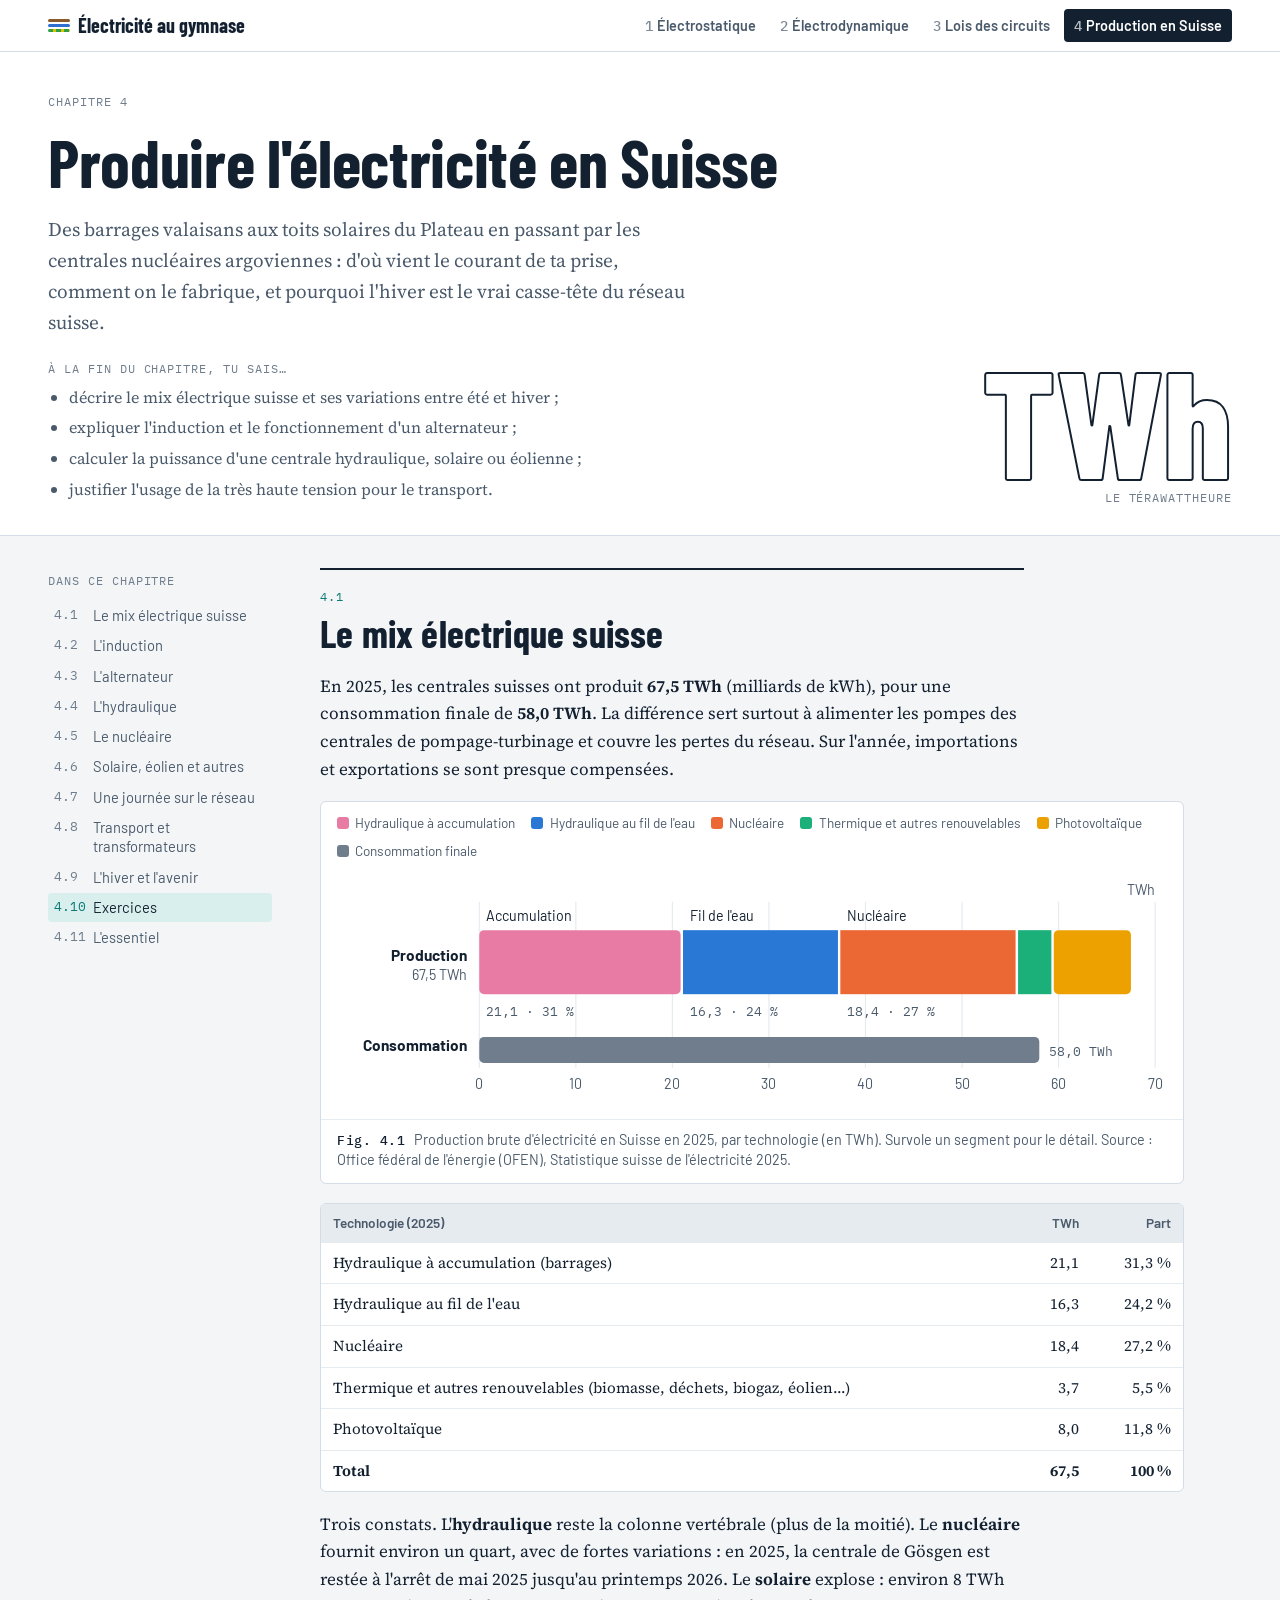
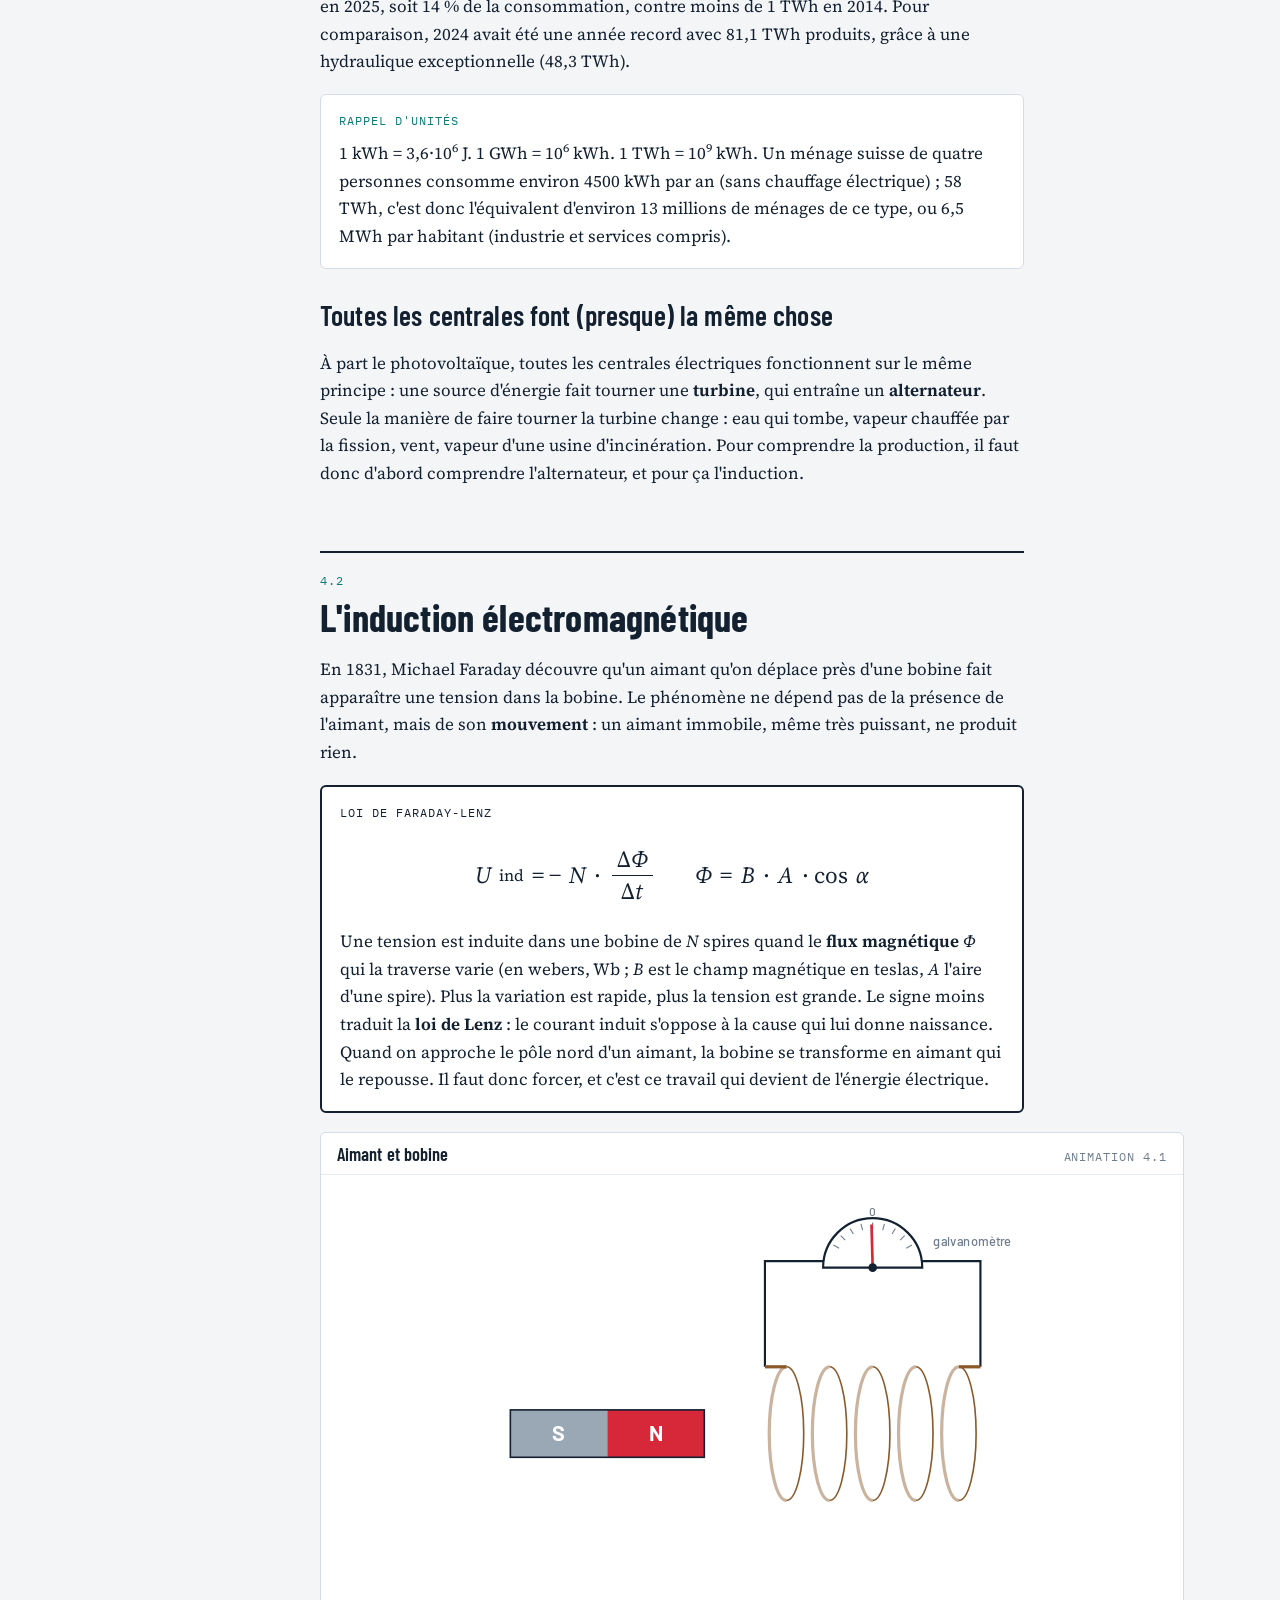
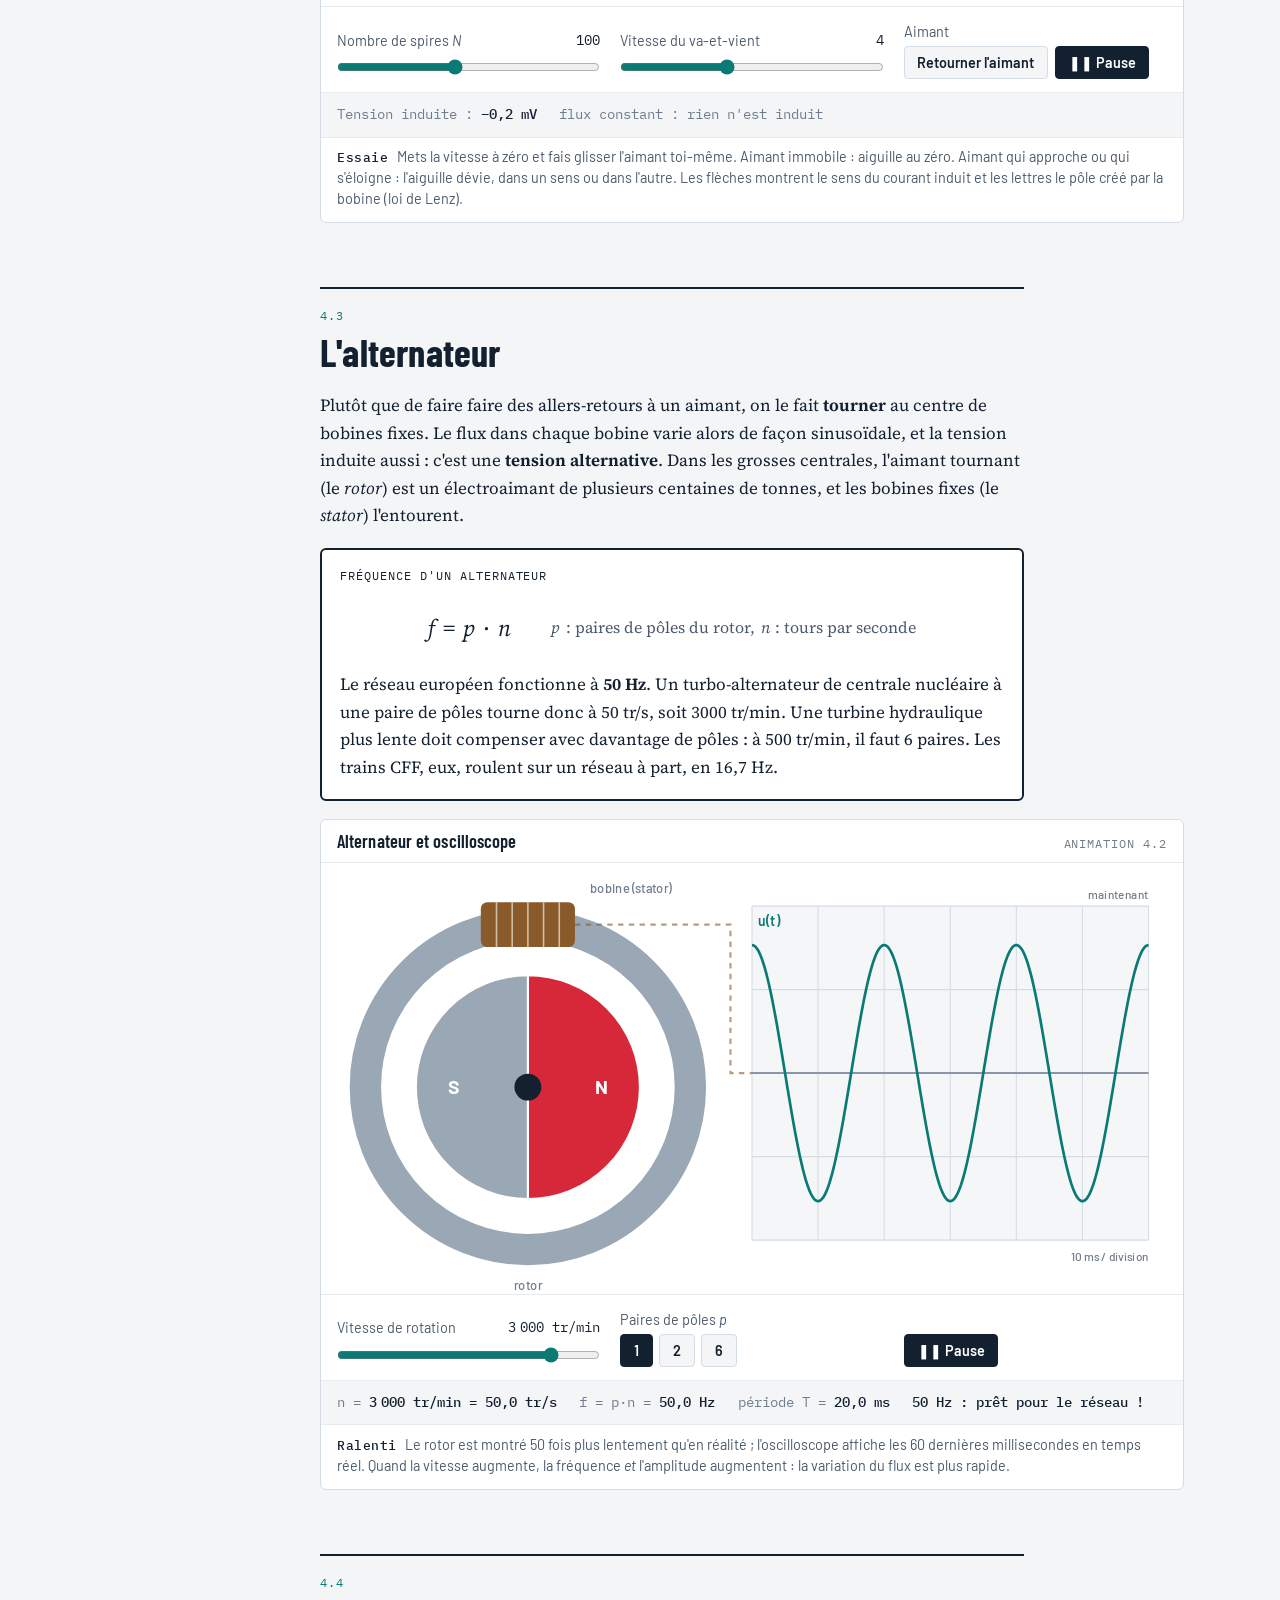
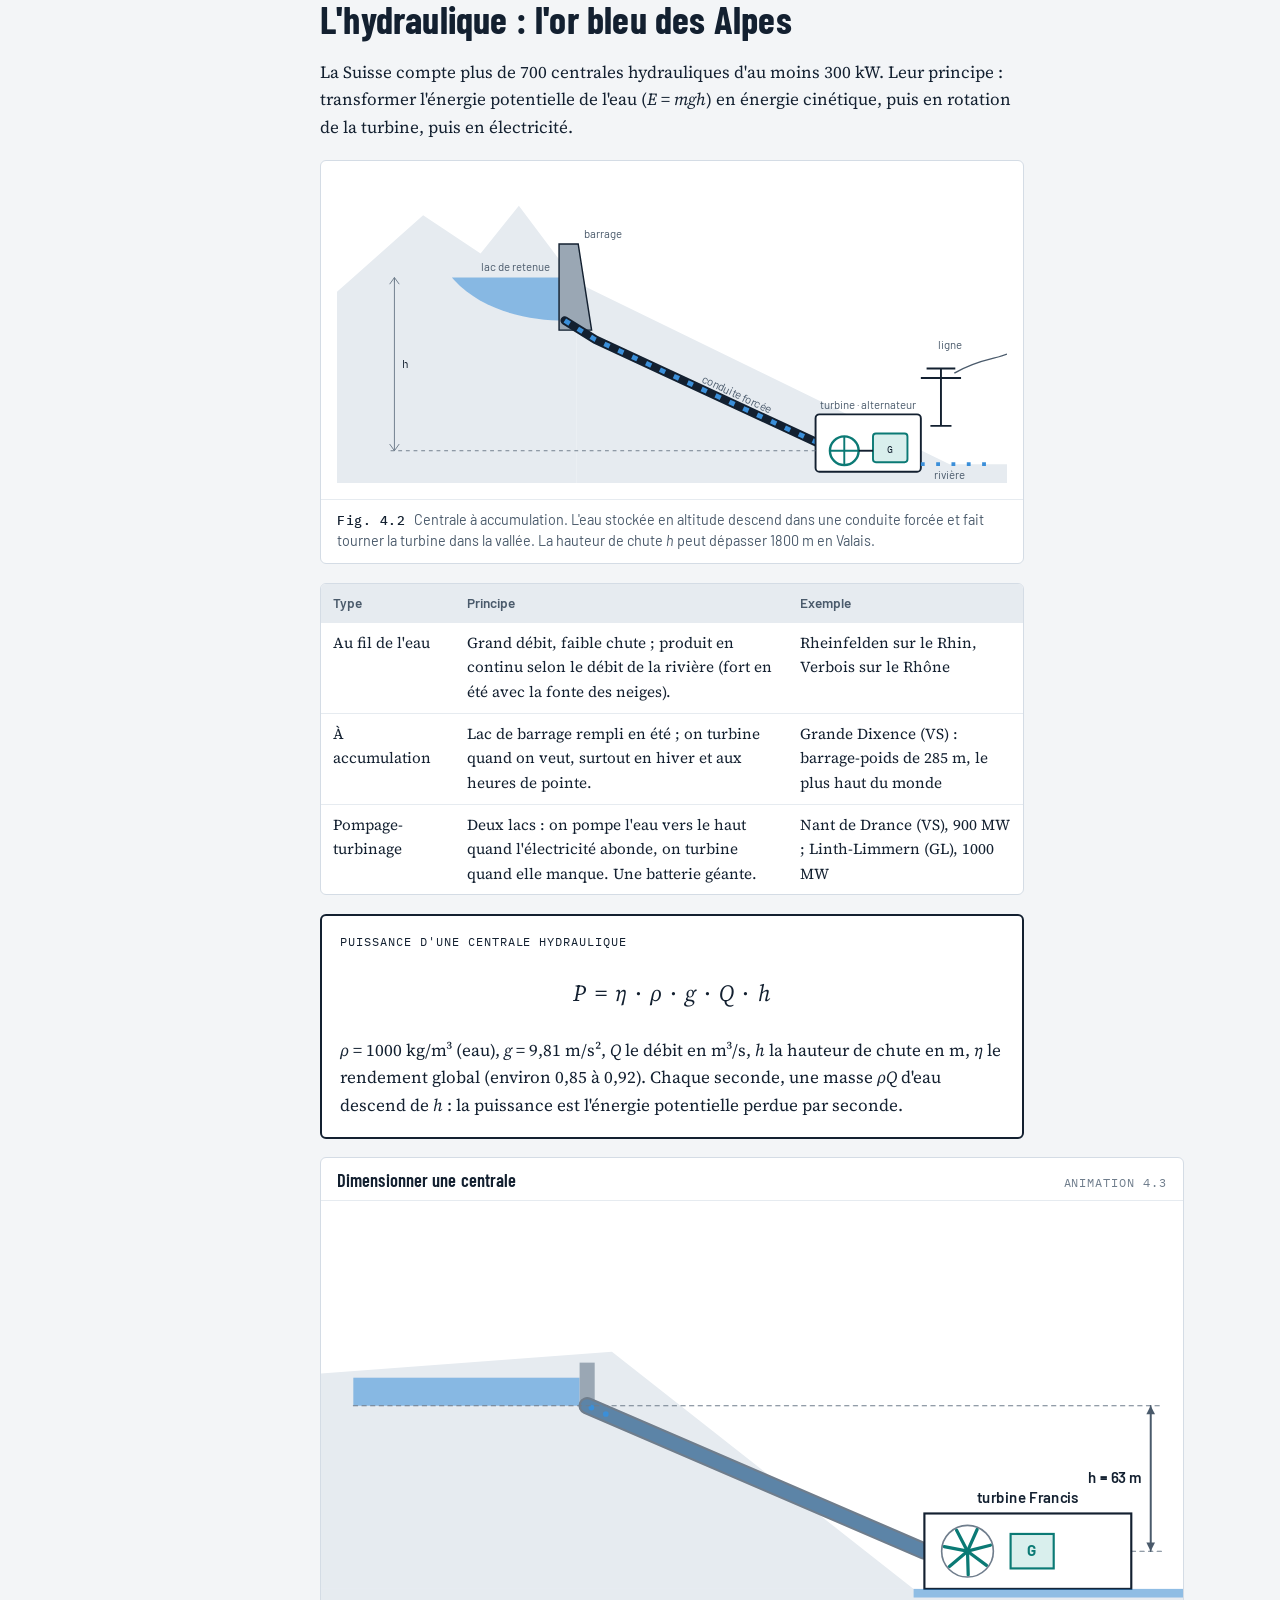
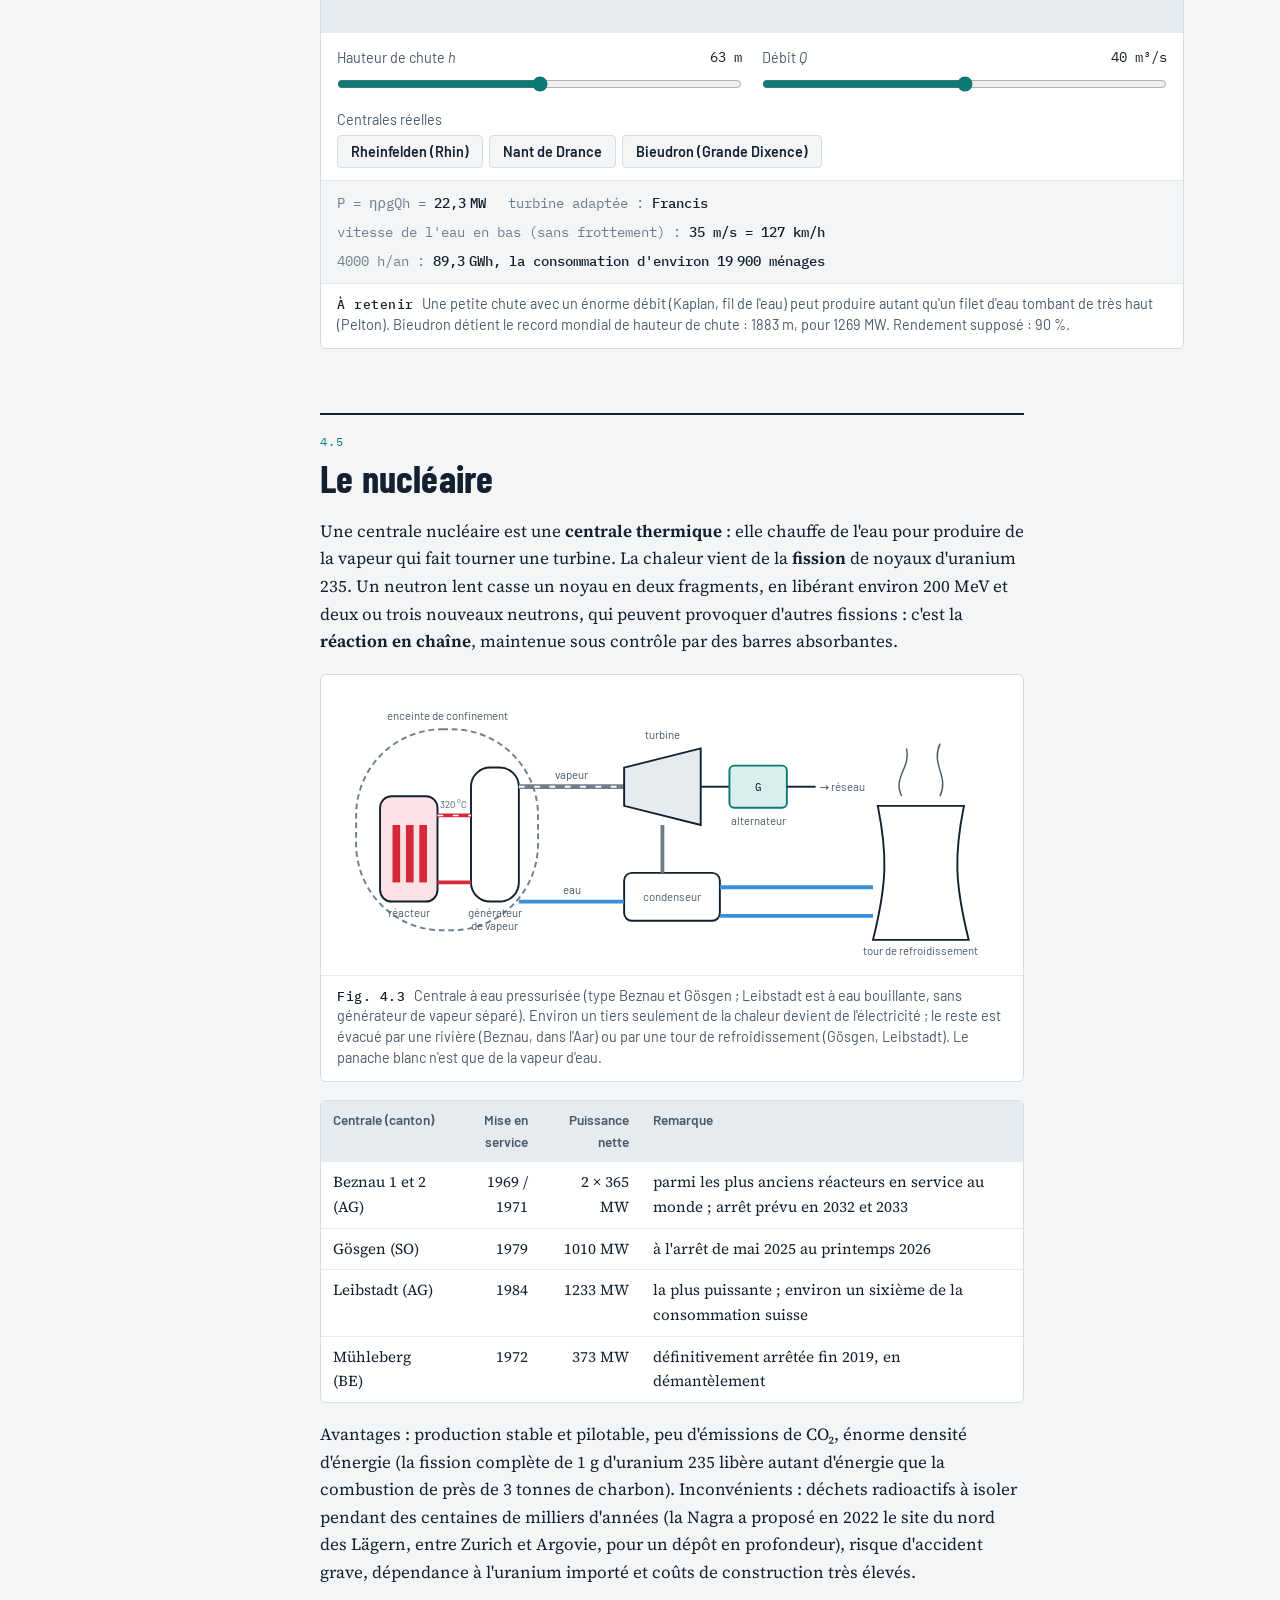
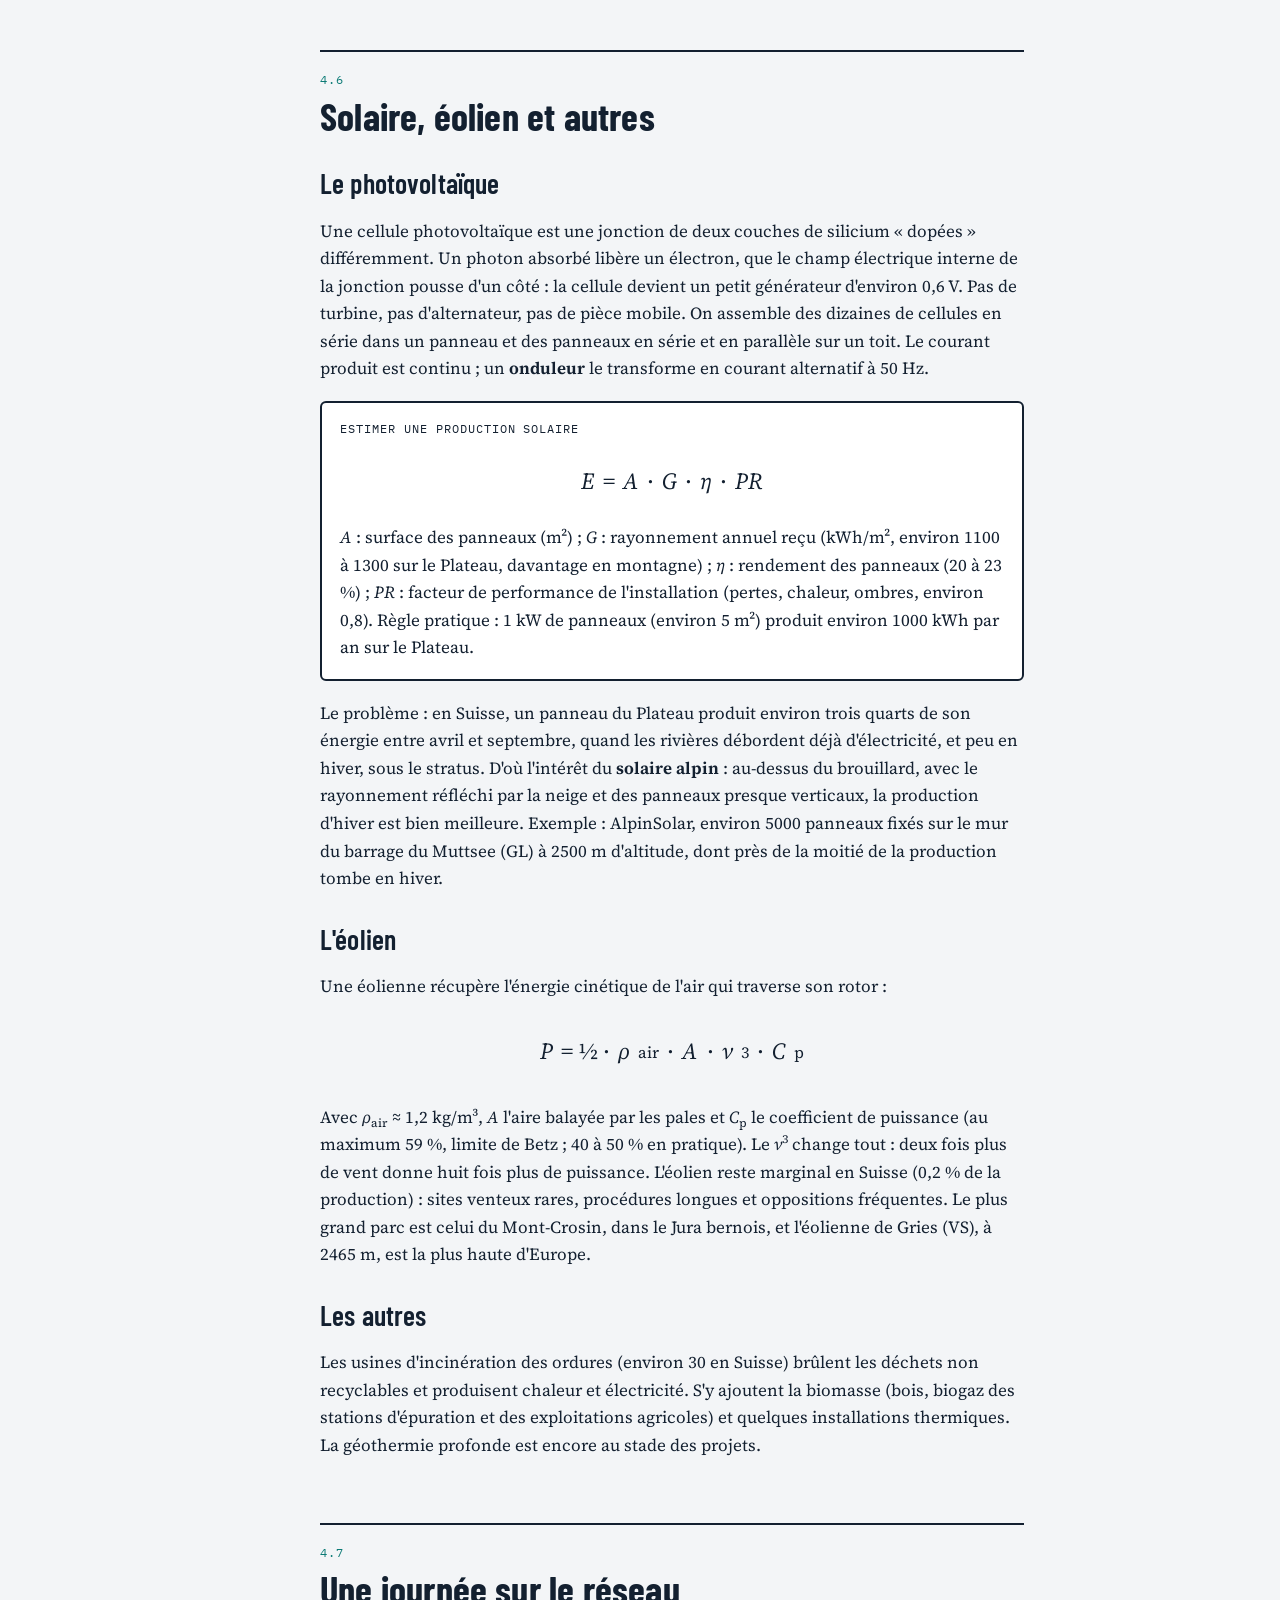
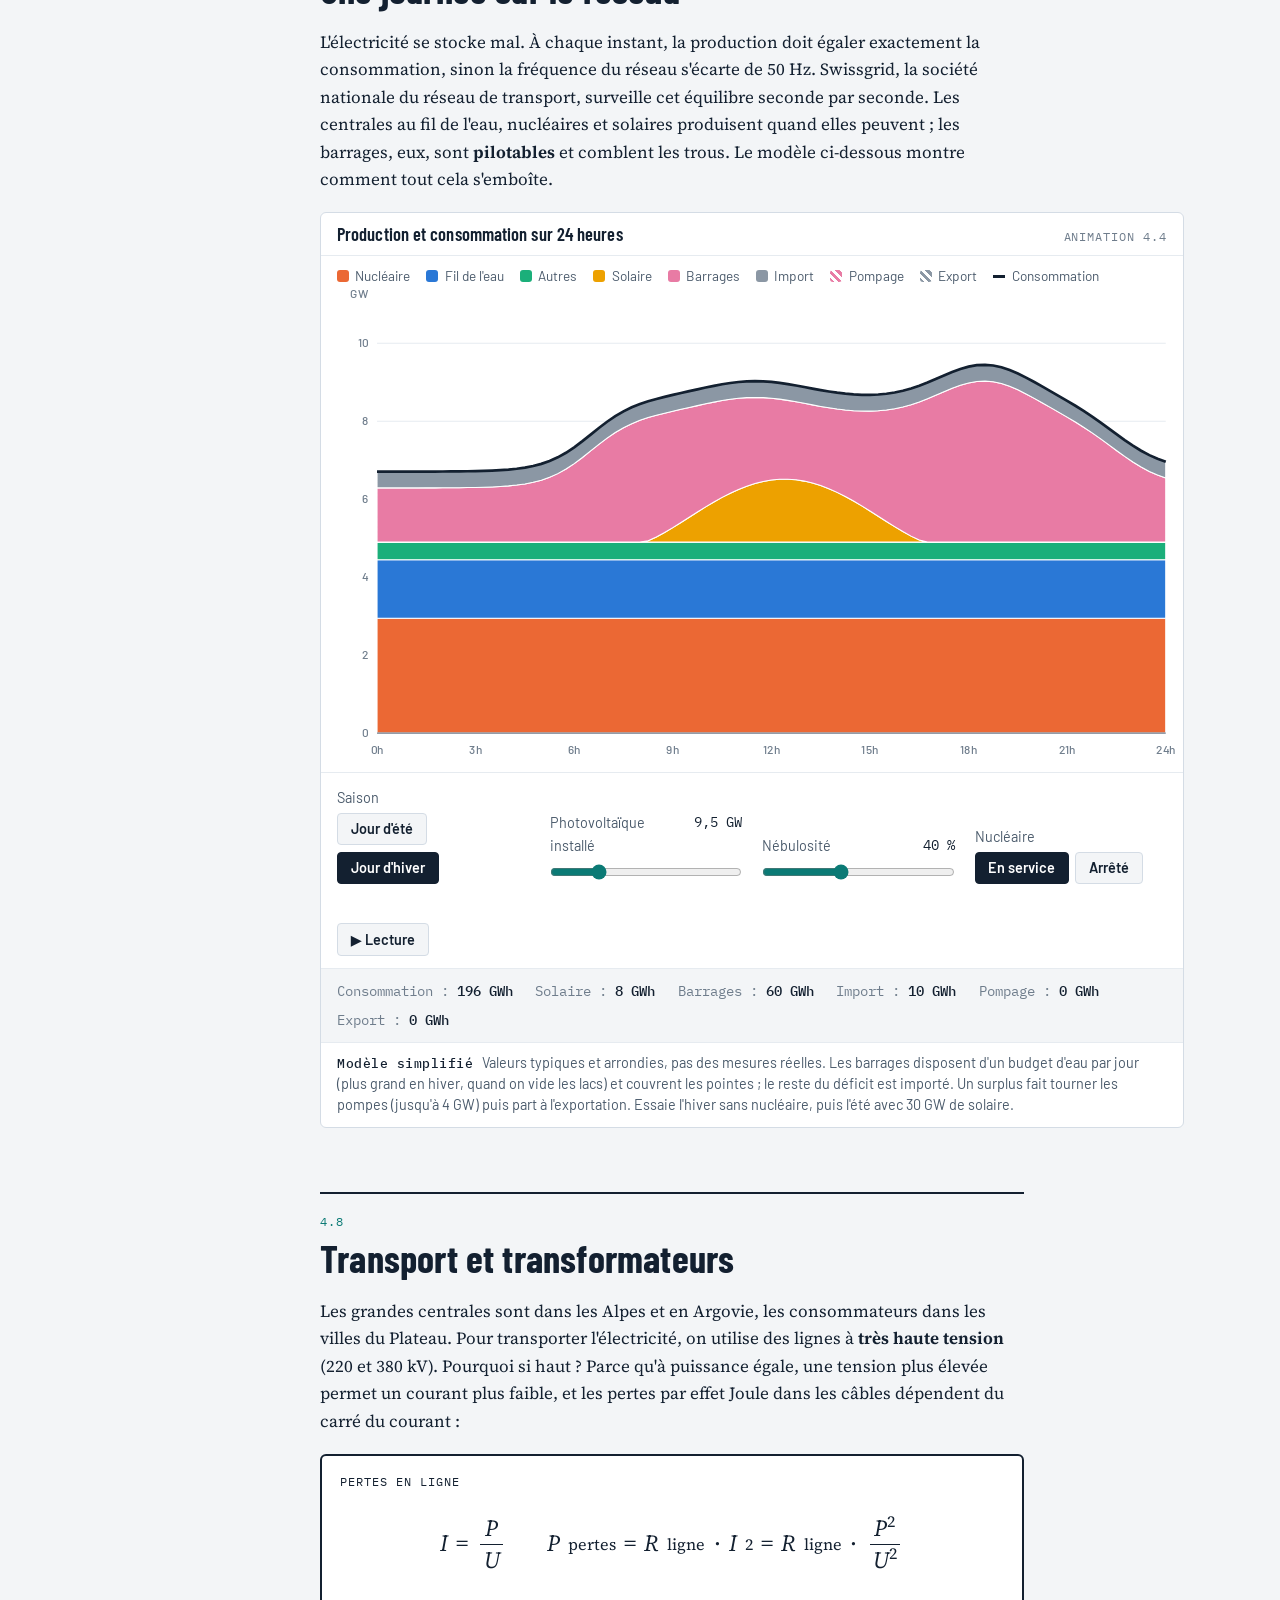
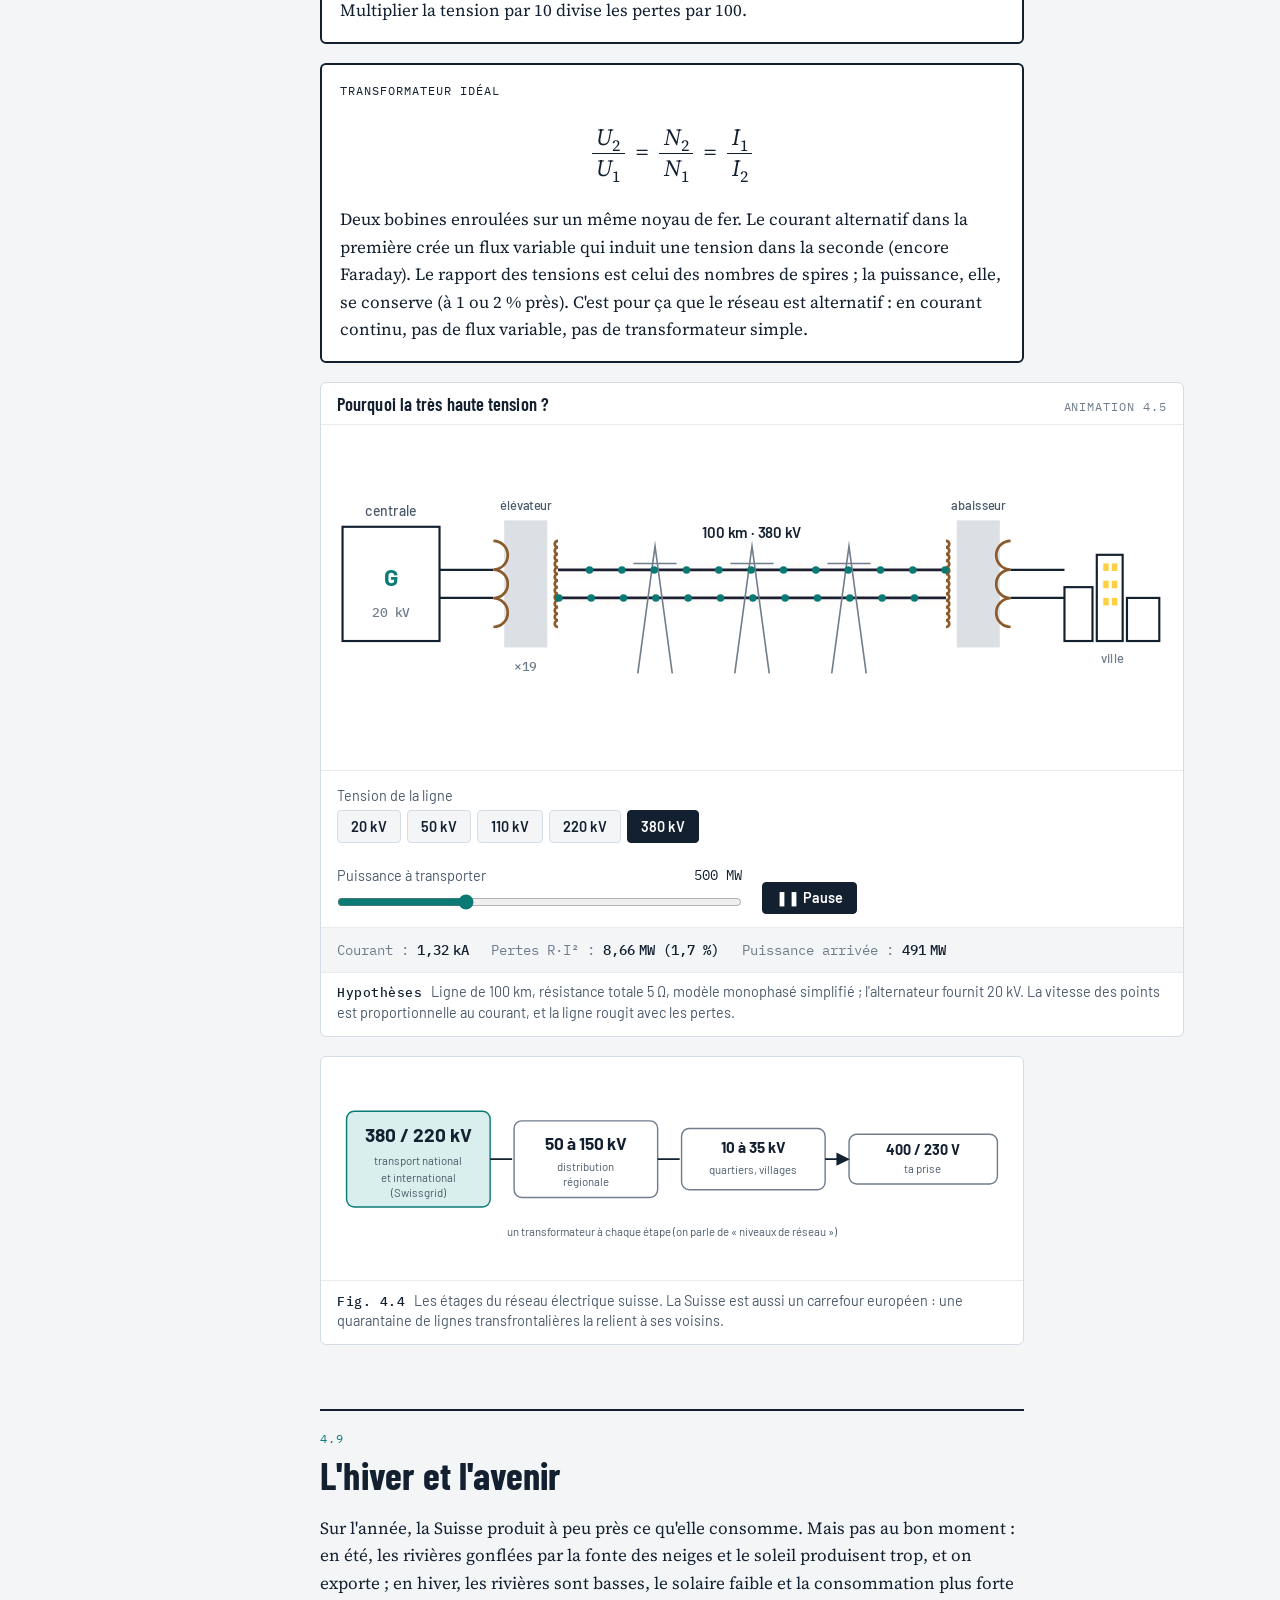
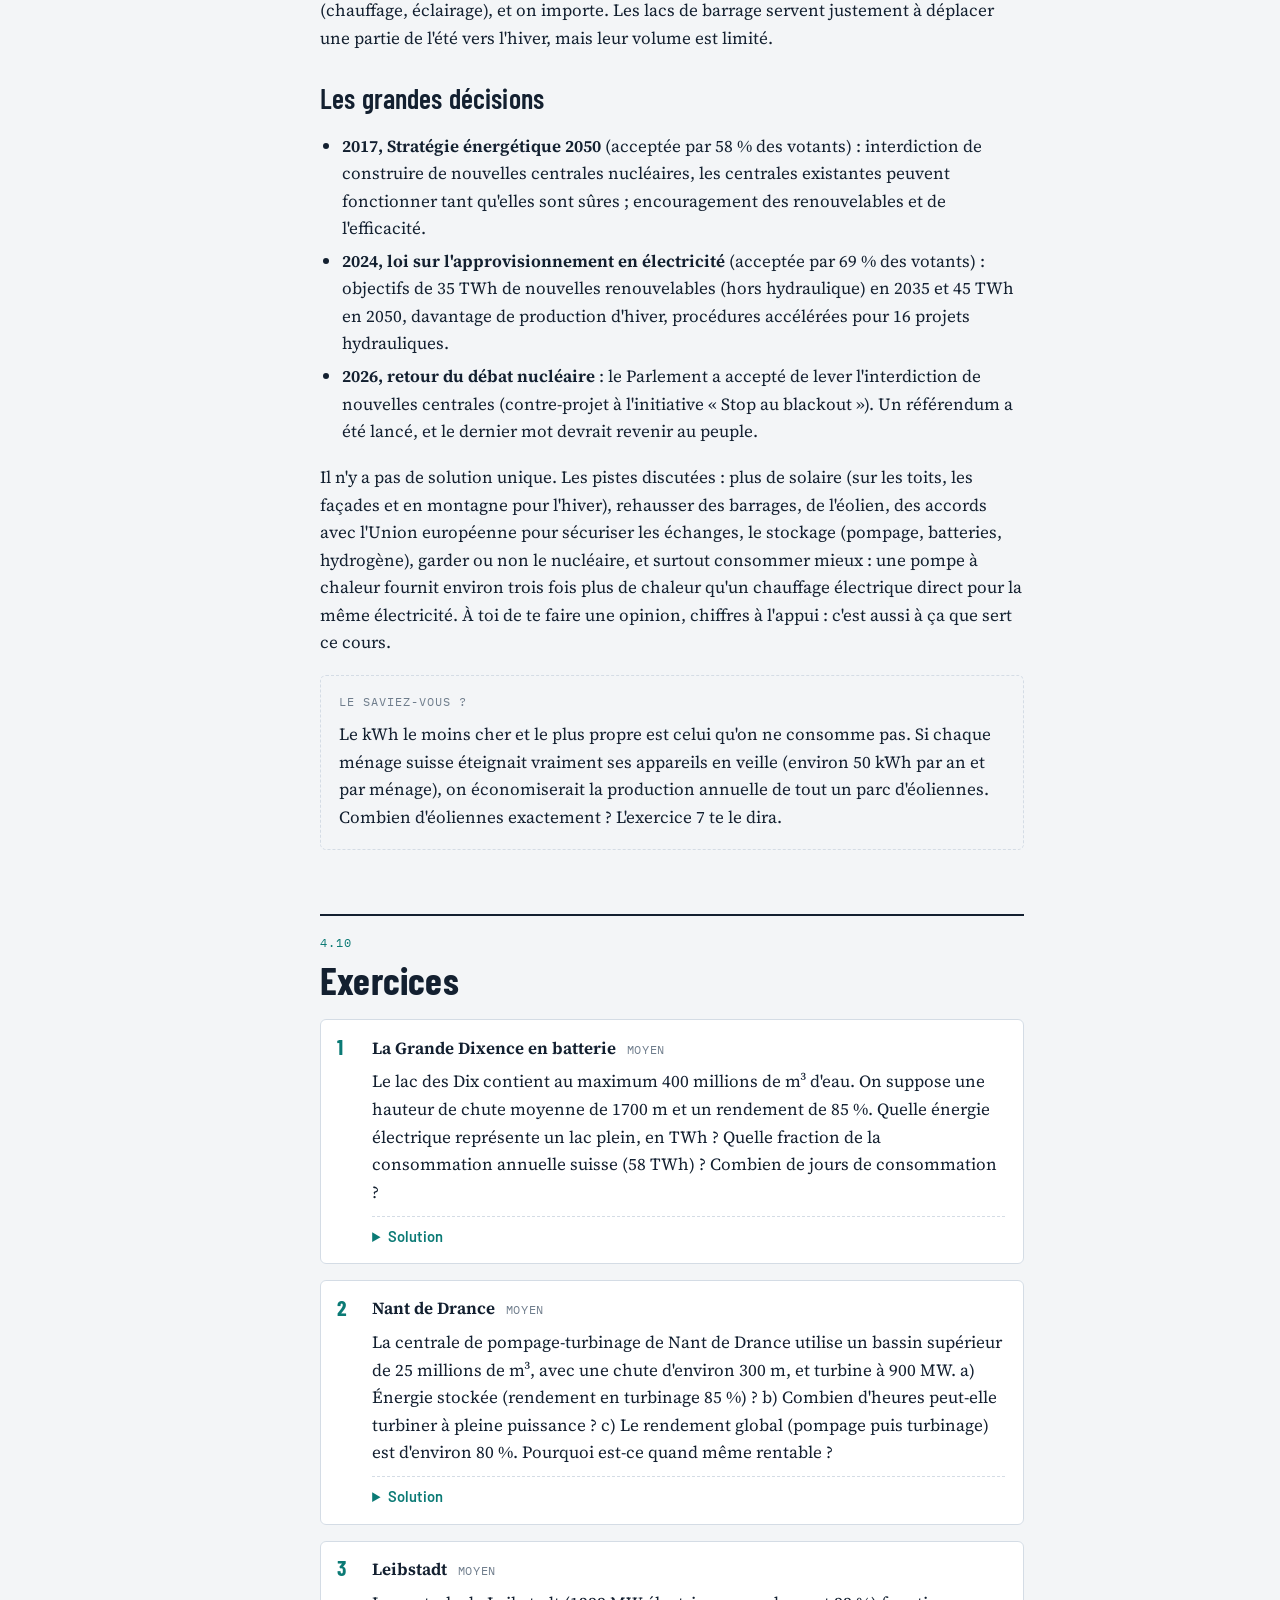
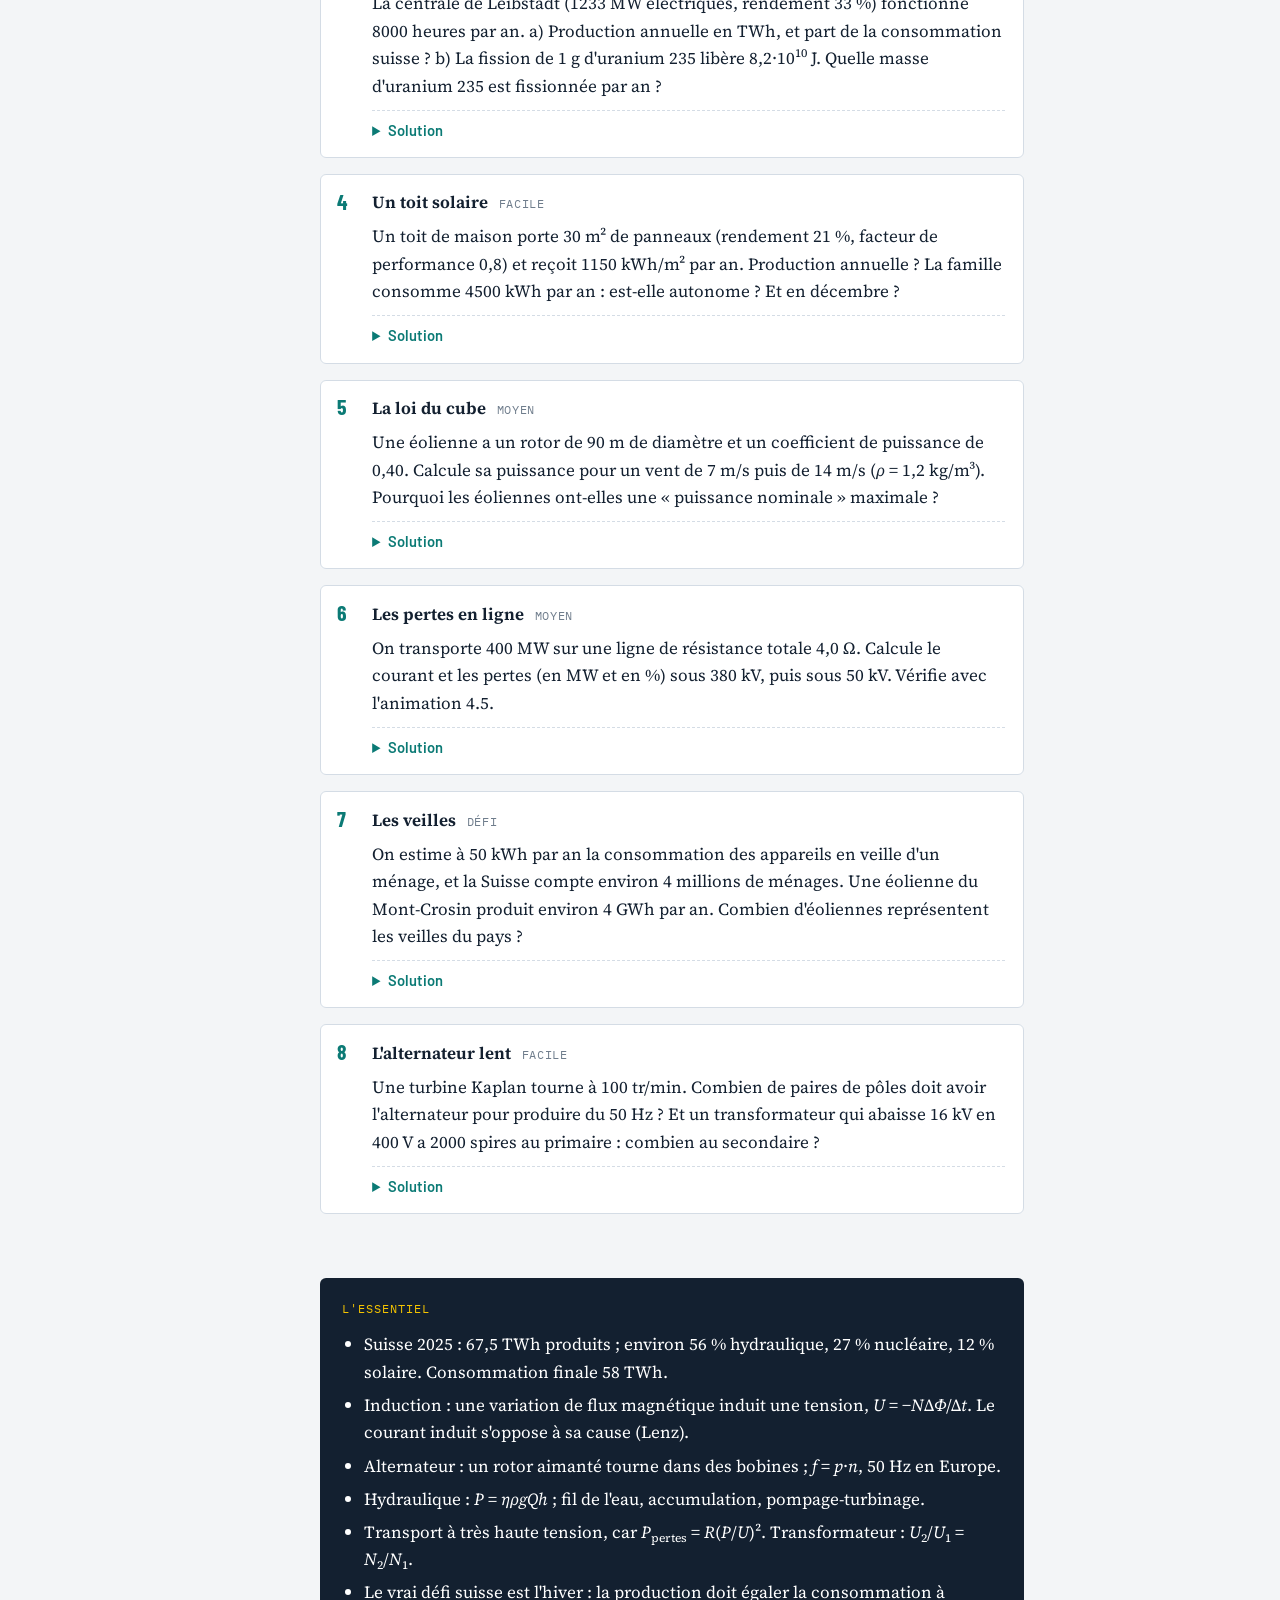
<file: cours-electricite/4-production-suisse.html>
<!doctype html>
<html lang="fr">
<head>
<meta charset="utf-8">
<meta name="viewport" content="width=device-width, initial-scale=1, viewport-fit=cover">
<title>4 · Production en Suisse — Électricité au gymnase</title>
<meta name="claude:viewport-fit-sides" content="cover">
<link rel="preconnect" href="https://fonts.googleapis.com">
<link rel="preconnect" href="https://fonts.gstatic.com" crossorigin>
<link rel="stylesheet" href="https://fonts.googleapis.com/css2?family=Barlow+Condensed:wght@500;600;700;800&family=Barlow:wght@400;500;600&family=IBM+Plex+Mono:wght@400;500&family=Source+Serif+4:ital,opsz,wght@0,8..60,400;0,8..60,600;1,8..60,400&display=swap">
<link rel="stylesheet" href="assets/cours.css">
</head>
<body>

<svg width="0" height="0" aria-hidden="true" style="position:absolute">
  <defs>
    <marker id="ah-ink" viewBox="0 0 10 10" refX="8" refY="5" markerWidth="7" markerHeight="7" orient="auto-start-reverse"><path d="M0 0L10 5L0 10z" style="fill:var(--ink)"/></marker>
    <marker id="ah-water" viewBox="0 0 10 10" refX="8" refY="5" markerWidth="6" markerHeight="6" orient="auto-start-reverse"><path d="M0 0L10 5L0 10z" style="fill:var(--water)"/></marker>
    <marker id="ah-plus" viewBox="0 0 10 10" refX="8" refY="5" markerWidth="6" markerHeight="6" orient="auto-start-reverse"><path d="M0 0L10 5L0 10z" style="fill:var(--plus)"/></marker>
    <pattern id="hatch" width="6" height="6" patternUnits="userSpaceOnUse" patternTransform="rotate(45)"><rect width="6" height="6" style="fill:var(--card)"/><line x1="0" y1="0" x2="0" y2="6" style="stroke:var(--ink-3);stroke-width:2"/></pattern>
  </defs>
</svg>

<header class="site-header">
  <div class="site-header__inner">
    <a class="brand" href="index.html"><span class="brand__wires" aria-hidden="true"><span></span><span></span><span></span></span>Électricité au gymnase</a>
    <nav class="chapnav" aria-label="Chapitres">
      <a href="1-electrostatique.html"><span class="n">1</span><span class="t">Électrostatique</span></a>
      <a href="2-electrodynamique.html"><span class="n">2</span><span class="t">Électrodynamique</span></a>
      <a href="3-lois-des-circuits.html"><span class="n">3</span><span class="t">Lois des circuits</span></a>
      <a href="4-production-suisse.html" aria-current="page"><span class="n">4</span><span class="t">Production en Suisse</span></a>
    </nav>
  </div>
</header>

<section class="chapter-hero">
  <div class="chapter-hero__inner">
    <div class="chapter-hero__text">
      <span class="eyebrow">Chapitre 4</span>
      <h1>Produire l'électricité en Suisse</h1>
      <p class="lead">Des barrages valaisans aux toits solaires du Plateau en passant par les centrales nucléaires argoviennes : d'où vient le courant de ta prise, comment on le fabrique, et pourquoi l'hiver est le vrai casse-tête du réseau suisse.</p>
      <div class="objectifs">
        <span class="label">À la fin du chapitre, tu sais…</span>
        <ul>
          <li>décrire le mix électrique suisse et ses variations entre été et hiver ;</li>
          <li>expliquer l'induction et le fonctionnement d'un alternateur ;</li>
          <li>calculer la puissance d'une centrale hydraulique, solaire ou éolienne ;</li>
          <li>justifier l'usage de la très haute tension pour le transport.</li>
        </ul>
      </div>
    </div>
    <div class="chapter-hero__unit" aria-hidden="true">TWh<small>le térawattheure</small></div>
  </div>
</section>

<div class="layout">
  <details class="toc" open>
    <summary><span class="label">Dans ce chapitre</span></summary>
    <ol>
      <li><a href="#mix"><span class="n">4.1</span>Le mix électrique suisse</a></li>
      <li><a href="#induction"><span class="n">4.2</span>L'induction</a></li>
      <li><a href="#alternateur"><span class="n">4.3</span>L'alternateur</a></li>
      <li><a href="#hydraulique"><span class="n">4.4</span>L'hydraulique</a></li>
      <li><a href="#nucleaire"><span class="n">4.5</span>Le nucléaire</a></li>
      <li><a href="#solaire"><span class="n">4.6</span>Solaire, éolien et autres</a></li>
      <li><a href="#journee"><span class="n">4.7</span>Une journée sur le réseau</a></li>
      <li><a href="#transport"><span class="n">4.8</span>Transport et transformateurs</a></li>
      <li><a href="#avenir"><span class="n">4.9</span>L'hiver et l'avenir</a></li>
      <li><a href="#exercices"><span class="n">4.10</span>Exercices</a></li>
      <li><a href="#essentiel"><span class="n">4.11</span>L'essentiel</a></li>
    </ol>
  </details>

  <main class="content">

    <!-- 4.1 -->
    <section class="section" id="mix">
      <div class="section-head"><span class="label">4.1</span><h2>Le mix électrique suisse</h2></div>
      <p>En 2025, les centrales suisses ont produit <strong>67,5 TWh</strong> (milliards de kWh), pour une consommation finale de <strong>58,0 TWh</strong>. La différence sert surtout à alimenter les pompes des centrales de pompage-turbinage et couvre les pertes du réseau. Sur l'année, importations et exportations se sont presque compensées.</p>

      <figure class="fig wide" id="mix-fig">
        <div class="legend" id="mix-legend"></div>
        <div class="fig__body" style="position:relative" id="mix-chart"></div>
        <figcaption><b>Fig. 4.1</b> Production brute d'électricité en Suisse en 2025, par technologie (en TWh). Survole un segment pour le détail. Source : Office fédéral de l'énergie (OFEN), Statistique suisse de l'électricité 2025.</figcaption>
      </figure>
      <div class="table-wrap wide">
        <table class="data-table">
          <thead><tr><th>Technologie (2025)</th><th class="r">TWh</th><th class="r">Part</th></tr></thead>
          <tbody>
            <tr><td>Hydraulique à accumulation (barrages)</td><td class="r">21,1</td><td class="r">31,3 %</td></tr>
            <tr><td>Hydraulique au fil de l'eau</td><td class="r">16,3</td><td class="r">24,2 %</td></tr>
            <tr><td>Nucléaire</td><td class="r">18,4</td><td class="r">27,2 %</td></tr>
            <tr><td>Thermique et autres renouvelables (biomasse, déchets, biogaz, éolien…)</td><td class="r">3,7</td><td class="r">5,5 %</td></tr>
            <tr><td>Photovoltaïque</td><td class="r">8,0</td><td class="r">11,8 %</td></tr>
            <tr><td><strong>Total</strong></td><td class="r"><strong>67,5</strong></td><td class="r"><strong>100 %</strong></td></tr>
          </tbody>
        </table>
      </div>
      <p>Trois constats. L'<strong>hydraulique</strong> reste la colonne vertébrale (plus de la moitié). Le <strong>nucléaire</strong> fournit environ un quart, avec de fortes variations : en 2025, la centrale de Gösgen est restée à l'arrêt de mai 2025 jusqu'au printemps 2026. Le <strong>solaire</strong> explose : environ 8 TWh en 2025, soit 14 % de la consommation, contre moins de 1 TWh en 2014. Pour comparaison, 2024 avait été une année record avec 81,1 TWh produits, grâce à une hydraulique exceptionnelle (48,3 TWh).</p>

      <div class="box box--def">
        <span class="label">Rappel d'unités</span>
        <p>1 kWh = 3,6·10<sup>6</sup> J. 1 GWh = 10<sup>6</sup> kWh. 1 TWh = 10<sup>9</sup> kWh. Un ménage suisse de quatre personnes consomme environ 4500 kWh par an (sans chauffage électrique) ; 58 TWh, c'est donc l'équivalent d'environ 13 millions de ménages de ce type, ou 6,5 MWh par habitant (industrie et services compris).</p>
      </div>

      <h3>Toutes les centrales font (presque) la même chose</h3>
      <p>À part le photovoltaïque, toutes les centrales électriques fonctionnent sur le même principe : une source d'énergie fait tourner une <strong>turbine</strong>, qui entraîne un <strong>alternateur</strong>. Seule la manière de faire tourner la turbine change : eau qui tombe, vapeur chauffée par la fission, vent, vapeur d'une usine d'incinération. Pour comprendre la production, il faut donc d'abord comprendre l'alternateur, et pour ça l'induction.</p>
    </section>

    <!-- 4.2 -->
    <section class="section" id="induction">
      <div class="section-head"><span class="label">4.2</span><h2>L'induction électromagnétique</h2></div>
      <p>En 1831, Michael Faraday découvre qu'un aimant qu'on déplace près d'une bobine fait apparaître une tension dans la bobine. Le phénomène ne dépend pas de la présence de l'aimant, mais de son <strong>mouvement</strong> : un aimant immobile, même très puissant, ne produit rien.</p>
      <div class="box box--loi">
        <span class="label">Loi de Faraday-Lenz</span>
        <div class="formula">
          <span class="eq"><i>U</i><sub>ind</sub> = −<i>N</i> · <span class="frac"><span>Δ<i>Φ</i></span><span>Δ<i>t</i></span></span></span>
          <span class="eq"><i>Φ</i> = <i>B</i> · <i>A</i> · cos <i>α</i></span>
        </div>
        <p>Une tension est induite dans une bobine de <i>N</i> spires quand le <strong>flux magnétique</strong> <i>Φ</i> qui la traverse varie (en webers, Wb ; <i>B</i> est le champ magnétique en teslas, <i>A</i> l'aire d'une spire). Plus la variation est rapide, plus la tension est grande. Le signe moins traduit la <strong>loi de Lenz</strong> : le courant induit s'oppose à la cause qui lui donne naissance. Quand on approche le pôle nord d'un aimant, la bobine se transforme en aimant qui le repousse. Il faut donc forcer, et c'est ce travail qui devient de l'énergie électrique.</p>
      </div>

      <figure class="anim wide" id="anim-induction">
        <div class="anim__head"><h4>Aimant et bobine</h4><span class="label">Animation 4.1</span></div>
        <div class="anim__stage"><canvas class="anim-canvas" id="cv-induction" style="--ar: 2 / 1; --ar-m: 4 / 3" aria-label="Un aimant se déplace près d'une bobine reliée à un galvanomètre dont l'aiguille dévie."></canvas></div>
        <div class="controls">
          <div class="ctrl"><label for="ind-n"><span>Nombre de spires <i>N</i></span><output for="ind-n"></output></label><input type="range" id="ind-n" min="1" max="10" value="5"></div>
          <div class="ctrl"><label for="ind-v"><span>Vitesse du va-et-vient</span><output for="ind-v"></output></label><input type="range" id="ind-v" min="0" max="10" value="4"></div>
          <div class="ctrl"><span class="ctrl__name">Aimant</span><div class="btns"><button class="btn" type="button" id="ind-flip">Retourner l'aimant</button><button class="btn" type="button" id="ind-play"></button></div></div>
        </div>
        <div class="readouts" id="ind-read"></div>
        <figcaption><b>Essaie</b> Mets la vitesse à zéro et fais glisser l'aimant toi-même. Aimant immobile : aiguille au zéro. Aimant qui approche ou qui s'éloigne : l'aiguille dévie, dans un sens ou dans l'autre. Les flèches montrent le sens du courant induit et les lettres le pôle créé par la bobine (loi de Lenz).</figcaption>
      </figure>
    </section>

    <!-- 4.3 -->
    <section class="section" id="alternateur">
      <div class="section-head"><span class="label">4.3</span><h2>L'alternateur</h2></div>
      <p>Plutôt que de faire faire des allers-retours à un aimant, on le fait <strong>tourner</strong> au centre de bobines fixes. Le flux dans chaque bobine varie alors de façon sinusoïdale, et la tension induite aussi : c'est une <strong>tension alternative</strong>. Dans les grosses centrales, l'aimant tournant (le <em>rotor</em>) est un électroaimant de plusieurs centaines de tonnes, et les bobines fixes (le <em>stator</em>) l'entourent.</p>
      <div class="box box--loi">
        <span class="label">Fréquence d'un alternateur</span>
        <div class="formula"><span class="eq"><i>f</i> = <i>p</i> · <i>n</i></span><span class="eq" style="font-size:1rem;color:var(--ink-2)"><i>p</i> : paires de pôles du rotor, <i>n</i> : tours par seconde</span></div>
        <p>Le réseau européen fonctionne à <strong>50 Hz</strong>. Un turbo-alternateur de centrale nucléaire à une paire de pôles tourne donc à 50 tr/s, soit 3000 tr/min. Une turbine hydraulique plus lente doit compenser avec davantage de pôles : à 500 tr/min, il faut 6 paires. Les trains CFF, eux, roulent sur un réseau à part, en 16,7 Hz.</p>
      </div>

      <figure class="anim wide" id="anim-alternateur">
        <div class="anim__head"><h4>Alternateur et oscilloscope</h4><span class="label">Animation 4.2</span></div>
        <div class="anim__stage"><canvas class="anim-canvas" id="cv-alt" style="--ar: 2 / 1; --ar-m: 3 / 4" aria-label="Rotor aimanté qui tourne dans un stator ; à droite, la tension induite en fonction du temps."></canvas></div>
        <div class="controls">
          <div class="ctrl"><label for="alt-n"><span>Vitesse de rotation</span><output for="alt-n"></output></label><input type="range" id="alt-n" min="0" max="3600" step="50" value="3000"></div>
          <div class="ctrl"><span class="ctrl__name">Paires de pôles <i>p</i></span><div class="btns" id="alt-p"><button class="btn" type="button" data-value="1" aria-pressed="true">1</button><button class="btn" type="button" data-value="2">2</button><button class="btn" type="button" data-value="6">6</button></div></div>
          <div class="ctrl"><span class="ctrl__name">&nbsp;</span><div class="btns"><button class="btn" type="button" id="alt-play"></button></div></div>
        </div>
        <div class="readouts" id="alt-read"></div>
        <figcaption><b>Ralenti</b> Le rotor est montré 50 fois plus lentement qu'en réalité ; l'oscilloscope affiche les 60 dernières millisecondes en temps réel. Quand la vitesse augmente, la fréquence <em>et</em> l'amplitude augmentent : la variation du flux est plus rapide.</figcaption>
      </figure>
    </section>

    <!-- 4.4 -->
    <section class="section" id="hydraulique">
      <div class="section-head"><span class="label">4.4</span><h2>L'hydraulique : l'or bleu des Alpes</h2></div>
      <p>La Suisse compte plus de 700 centrales hydrauliques d'au moins 300 kW. Leur principe : transformer l'énergie potentielle de l'eau (<i>E</i> = <i>mgh</i>) en énergie cinétique, puis en rotation de la turbine, puis en électricité.</p>
      <figure class="fig">
        <div class="fig__body">
          <svg viewBox="0 0 700 320" role="img" aria-label="Centrale à accumulation : lac de barrage en altitude, conduite forcée, centrale avec turbine et alternateur dans la vallée, transformateur et ligne.">
            <path d="M0 120 L 90 40 L 150 80 L 190 30 L 250 110 L 250 320 L 0 320 Z" style="fill:var(--rule-2)"/>
            <path d="M250 110 L 640 300 L 700 300 L 700 320 L 250 320 Z" style="fill:var(--rule-2)"/>
            <path d="M120 105 L 238 105 L 238 150 C 200 150, 150 140, 120 105 Z" style="fill:var(--water);opacity:0.55"/>
            <path d="M232 70 L 252 70 L 266 160 L 232 160 Z" class="fill-metal" style="stroke:var(--ink);stroke-width:1.5"/>
            <text x="150" y="98" class="t-small">lac de retenue</text>
            <text x="258" y="64" class="t-small">barrage</text>
            <path d="M238 150 L 270 170 L 520 286" style="stroke:var(--ink);stroke-width:9;fill:none;stroke-linecap:round"/>
            <path d="M238 150 L 270 170 L 520 286" class="flow" style="stroke:var(--water);stroke-width:5;fill:none"/>
            <text x="380" y="214" class="t-small" transform="rotate(25 380 214)">conduite forcée</text>
            <rect x="500" y="248" width="110" height="60" rx="4" class="fill-card" style="stroke:var(--ink);stroke-width:2"/>
            <circle cx="530" cy="286" r="15" class="fill-card" style="stroke:var(--accent);stroke-width:2.5"/>
            <path d="M530 271 V 301 M515 286 H 545" class="stroke-accent"/>
            <rect x="560" y="268" width="36" height="30" rx="3" style="fill:var(--accent-soft);stroke:var(--accent);stroke-width:2"/>
            <text x="578" y="288" text-anchor="middle" class="t-mono" style="font-size:10px">G</text>
            <line x1="545" y1="286" x2="560" y2="286" class="stroke"/>
            <text x="555" y="242" class="t-small" text-anchor="middle">turbine · alternateur</text>
            <path d="M620 260 h 22 m -11 0 v -60 M 610 210 h 42 M 616 200 h 30" class="stroke"/>
            <path d="M645 205 C 670 190, 690 190, 700 185" class="stroke-2"/>
            <text x="640" y="180" class="t-small" text-anchor="middle">ligne</text>
            <path d="M610 300 L 680 300" class="flow-slow" style="stroke:var(--water);stroke-width:4"/>
            <text x="640" y="316" class="t-small" text-anchor="middle">rivière</text>
            <line x1="60" y1="105" x2="60" y2="286" class="thin"/>
            <path d="M60 110 V 106 M55 112 L 60 105 L 65 112 M55 279 L 60 286 L 65 279" class="thin"/>
            <text x="68" y="200" class="t-mono">h</text>
            <line x1="56" y1="286" x2="500" y2="286" class="thin dash"/>
          </svg>
        </div>
        <figcaption><b>Fig. 4.2</b> Centrale à accumulation. L'eau stockée en altitude descend dans une conduite forcée et fait tourner la turbine dans la vallée. La hauteur de chute <i>h</i> peut dépasser 1800 m en Valais.</figcaption>
      </figure>

      <div class="table-wrap">
        <table class="data-table">
          <thead><tr><th>Type</th><th>Principe</th><th>Exemple</th></tr></thead>
          <tbody>
            <tr><td>Au fil de l'eau</td><td>Grand débit, faible chute ; produit en continu selon le débit de la rivière (fort en été avec la fonte des neiges).</td><td>Rheinfelden sur le Rhin, Verbois sur le Rhône</td></tr>
            <tr><td>À accumulation</td><td>Lac de barrage rempli en été ; on turbine quand on veut, surtout en hiver et aux heures de pointe.</td><td>Grande Dixence (VS) : barrage-poids de 285 m, le plus haut du monde</td></tr>
            <tr><td>Pompage-turbinage</td><td>Deux lacs : on pompe l'eau vers le haut quand l'électricité abonde, on turbine quand elle manque. Une batterie géante.</td><td>Nant de Drance (VS), 900 MW ; Linth-Limmern (GL), 1000 MW</td></tr>
          </tbody>
        </table>
      </div>

      <div class="box box--loi">
        <span class="label">Puissance d'une centrale hydraulique</span>
        <div class="formula"><span class="eq"><i>P</i> = <i>η</i> · <i>ρ</i> · <i>g</i> · <i>Q</i> · <i>h</i></span></div>
        <p><i>ρ</i> = 1000 kg/m³ (eau), <i>g</i> = 9,81 m/s², <i>Q</i> le débit en m³/s, <i>h</i> la hauteur de chute en m, <i>η</i> le rendement global (environ 0,85 à 0,92). Chaque seconde, une masse <i>ρQ</i> d'eau descend de <i>h</i> : la puissance est l'énergie potentielle perdue par seconde.</p>
      </div>

      <figure class="anim wide" id="anim-hydro">
        <div class="anim__head"><h4>Dimensionner une centrale</h4><span class="label">Animation 4.3</span></div>
        <div class="anim__stage"><canvas class="anim-canvas" id="cv-hydro" style="--ar: 2 / 1; --ar-m: 1 / 1" aria-label="Centrale hydraulique dont on règle la hauteur de chute et le débit ; affichage de la puissance et du type de turbine."></canvas></div>
        <div class="controls">
          <div class="ctrl"><label for="hy-h"><span>Hauteur de chute <i>h</i></span><output for="hy-h"></output></label><input type="range" id="hy-h" min="0" max="100" step="0.1" value="50"></div>
          <div class="ctrl"><label for="hy-q"><span>Débit <i>Q</i></span><output for="hy-q"></output></label><input type="range" id="hy-q" min="0" max="100" step="0.1" value="50"></div>
          <div class="ctrl" style="flex-basis:100%"><span class="ctrl__name">Centrales réelles</span><div class="btns" id="hy-preset">
            <button class="btn" type="button" data-h="6.5" data-q="1500">Rheinfelden (Rhin)</button>
            <button class="btn" type="button" data-h="300" data-q="360">Nant de Drance</button>
            <button class="btn" type="button" data-h="1883" data-q="75">Bieudron (Grande Dixence)</button>
          </div></div>
        </div>
        <div class="readouts" id="hy-read"></div>
        <figcaption><b>À retenir</b> Une petite chute avec un énorme débit (Kaplan, fil de l'eau) peut produire autant qu'un filet d'eau tombant de très haut (Pelton). Bieudron détient le record mondial de hauteur de chute : 1883 m, pour 1269 MW. Rendement supposé : 90 %.</figcaption>
      </figure>
    </section>

    <!-- 4.5 -->
    <section class="section" id="nucleaire">
      <div class="section-head"><span class="label">4.5</span><h2>Le nucléaire</h2></div>
      <p>Une centrale nucléaire est une <strong>centrale thermique</strong> : elle chauffe de l'eau pour produire de la vapeur qui fait tourner une turbine. La chaleur vient de la <strong>fission</strong> de noyaux d'uranium 235. Un neutron lent casse un noyau en deux fragments, en libérant environ 200 MeV et deux ou trois nouveaux neutrons, qui peuvent provoquer d'autres fissions : c'est la <strong>réaction en chaîne</strong>, maintenue sous contrôle par des barres absorbantes.</p>
      <figure class="fig">
        <div class="fig__body">
          <svg viewBox="0 0 700 280" role="img" aria-label="Schéma d'une centrale nucléaire à eau pressurisée : réacteur, générateur de vapeur, turbine, alternateur, condenseur, tour de refroidissement.">
            <rect x="20" y="40" width="190" height="210" rx="90" class="fill-card" style="stroke:var(--ink-3);stroke-width:2;stroke-dasharray:6 4"/>
            <text x="115" y="30" text-anchor="middle" class="t-small">enceinte de confinement</text>
            <rect x="45" y="110" width="60" height="110" rx="12" style="fill:var(--plus-soft);stroke:var(--ink);stroke-width:2"/>
            <rect x="58" y="140" width="8" height="60" style="fill:var(--plus)"/><rect x="72" y="140" width="8" height="60" style="fill:var(--plus)"/><rect x="86" y="140" width="8" height="60" style="fill:var(--plus)"/>
            <text x="75" y="236" text-anchor="middle" class="t-small">réacteur</text>
            <rect x="140" y="80" width="50" height="140" rx="20" class="fill-card" style="stroke:var(--ink);stroke-width:2"/>
            <text x="165" y="236" text-anchor="middle" class="t-small">générateur</text>
            <text x="165" y="250" text-anchor="middle" class="t-small">de vapeur</text>
            <path d="M105 130 H 140 M140 200 H 105" style="stroke:var(--plus);stroke-width:4;fill:none"/>
            <path d="M105 130 H 140" class="flow" style="stroke:var(--card);stroke-width:1.5;fill:none"/>
            <text x="122" y="122" text-anchor="middle" class="t-small" style="font-size:10px">320 °C</text>
            <path d="M190 100 H 300" style="stroke:var(--ink-3);stroke-width:5;fill:none"/>
            <path d="M190 100 H 300" class="flow" style="stroke:var(--card);stroke-width:2;fill:none"/>
            <text x="245" y="92" text-anchor="middle" class="t-small">vapeur</text>
            <path d="M300 80 L 380 60 L 380 140 L 300 120 Z" style="fill:var(--rule-2);stroke:var(--ink);stroke-width:2"/>
            <text x="340" y="50" text-anchor="middle" class="t-small">turbine</text>
            <line x1="380" y1="100" x2="410" y2="100" class="stroke"/>
            <rect x="410" y="78" width="60" height="44" rx="5" style="fill:var(--accent-soft);stroke:var(--accent);stroke-width:2"/>
            <text x="440" y="104" text-anchor="middle" class="t-mono" style="font-size:11px">G</text>
            <text x="440" y="140" text-anchor="middle" class="t-small">alternateur</text>
            <path d="M470 100 H 500" class="stroke"/><text x="504" y="104" class="t-small">→ réseau</text>
            <rect x="300" y="190" width="100" height="50" rx="8" class="fill-card" style="stroke:var(--ink);stroke-width:2"/>
            <text x="350" y="219" text-anchor="middle" class="t-small">condenseur</text>
            <path d="M340 140 V 190" style="stroke:var(--ink-3);stroke-width:4;fill:none"/>
            <path d="M300 220 H 190" style="stroke:var(--water);stroke-width:4;fill:none"/>
            <text x="245" y="212" text-anchor="middle" class="t-small">eau</text>
            <path d="M400 205 H 560 M560 235 H 400" style="stroke:var(--water);stroke-width:4;fill:none"/>
            <path d="M560 260 C 575 200, 575 170, 565 120 L 655 120 C 645 170, 645 200, 660 260 Z" class="fill-card" style="stroke:var(--ink);stroke-width:2"/>
            <path d="M590 110 C 580 90, 600 80, 595 60 M630 110 C 640 88, 620 78, 630 55" class="stroke-2"/>
            <text x="610" y="276" text-anchor="middle" class="t-small">tour de refroidissement</text>
          </svg>
        </div>
        <figcaption><b>Fig. 4.3</b> Centrale à eau pressurisée (type Beznau et Gösgen ; Leibstadt est à eau bouillante, sans générateur de vapeur séparé). Environ un tiers seulement de la chaleur devient de l'électricité ; le reste est évacué par une rivière (Beznau, dans l'Aar) ou par une tour de refroidissement (Gösgen, Leibstadt). Le panache blanc n'est que de la vapeur d'eau.</figcaption>
      </figure>
      <div class="table-wrap">
        <table class="data-table">
          <thead><tr><th>Centrale (canton)</th><th class="r">Mise en service</th><th class="r">Puissance nette</th><th>Remarque</th></tr></thead>
          <tbody>
            <tr><td>Beznau 1 et 2 (AG)</td><td class="r">1969 / 1971</td><td class="r">2 × 365 MW</td><td>parmi les plus anciens réacteurs en service au monde ; arrêt prévu en 2032 et 2033</td></tr>
            <tr><td>Gösgen (SO)</td><td class="r">1979</td><td class="r">1010 MW</td><td>à l'arrêt de mai 2025 au printemps 2026</td></tr>
            <tr><td>Leibstadt (AG)</td><td class="r">1984</td><td class="r">1233 MW</td><td>la plus puissante ; environ un sixième de la consommation suisse</td></tr>
            <tr><td>Mühleberg (BE)</td><td class="r">1972</td><td class="r">373 MW</td><td>définitivement arrêtée fin 2019, en démantèlement</td></tr>
          </tbody>
        </table>
      </div>
      <p>Avantages : production stable et pilotable, peu d'émissions de CO₂, énorme densité d'énergie (la fission complète de 1 g d'uranium 235 libère autant d'énergie que la combustion de près de 3 tonnes de charbon). Inconvénients : déchets radioactifs à isoler pendant des centaines de milliers d'années (la Nagra a proposé en 2022 le site du nord des Lägern, entre Zurich et Argovie, pour un dépôt en profondeur), risque d'accident grave, dépendance à l'uranium importé et coûts de construction très élevés.</p>
    </section>

    <!-- 4.6 -->
    <section class="section" id="solaire">
      <div class="section-head"><span class="label">4.6</span><h2>Solaire, éolien et autres</h2></div>
      <h3>Le photovoltaïque</h3>
      <p>Une cellule photovoltaïque est une jonction de deux couches de silicium « dopées » différemment. Un photon absorbé libère un électron, que le champ électrique interne de la jonction pousse d'un côté : la cellule devient un petit générateur d'environ 0,6 V. Pas de turbine, pas d'alternateur, pas de pièce mobile. On assemble des dizaines de cellules en série dans un panneau et des panneaux en série et en parallèle sur un toit. Le courant produit est continu ; un <strong>onduleur</strong> le transforme en courant alternatif à 50 Hz.</p>
      <div class="box box--loi">
        <span class="label">Estimer une production solaire</span>
        <div class="formula"><span class="eq"><i>E</i> = <i>A</i> · <i>G</i> · <i>η</i> · <i>PR</i></span></div>
        <p><i>A</i> : surface des panneaux (m²) ; <i>G</i> : rayonnement annuel reçu (kWh/m², environ 1100 à 1300 sur le Plateau, davantage en montagne) ; <i>η</i> : rendement des panneaux (20 à 23 %) ; <i>PR</i> : facteur de performance de l'installation (pertes, chaleur, ombres, environ 0,8). Règle pratique : 1 kW de panneaux (environ 5 m²) produit environ 1000 kWh par an sur le Plateau.</p>
      </div>
      <p>Le problème : en Suisse, un panneau du Plateau produit environ trois quarts de son énergie entre avril et septembre, quand les rivières débordent déjà d'électricité, et peu en hiver, sous le stratus. D'où l'intérêt du <strong>solaire alpin</strong> : au-dessus du brouillard, avec le rayonnement réfléchi par la neige et des panneaux presque verticaux, la production d'hiver est bien meilleure. Exemple : AlpinSolar, environ 5000 panneaux fixés sur le mur du barrage du Muttsee (GL) à 2500 m d'altitude, dont près de la moitié de la production tombe en hiver.</p>

      <h3>L'éolien</h3>
      <p>Une éolienne récupère l'énergie cinétique de l'air qui traverse son rotor :</p>
      <div class="formula"><span class="eq"><i>P</i> = ½ · <i>ρ</i><sub>air</sub> · <i>A</i> · <i>v</i><sup>3</sup> · <i>C</i><sub>p</sub></span></div>
      <p>Avec <i>ρ</i><sub>air</sub> ≈ 1,2 kg/m³, <i>A</i> l'aire balayée par les pales et <i>C</i><sub>p</sub> le coefficient de puissance (au maximum 59 %, limite de Betz ; 40 à 50 % en pratique). Le <i>v</i><sup>3</sup> change tout : deux fois plus de vent donne huit fois plus de puissance. L'éolien reste marginal en Suisse (0,2 % de la production) : sites venteux rares, procédures longues et oppositions fréquentes. Le plus grand parc est celui du Mont-Crosin, dans le Jura bernois, et l'éolienne de Gries (VS), à 2465 m, est la plus haute d'Europe.</p>

      <h3>Les autres</h3>
      <p>Les usines d'incinération des ordures (environ 30 en Suisse) brûlent les déchets non recyclables et produisent chaleur et électricité. S'y ajoutent la biomasse (bois, biogaz des stations d'épuration et des exploitations agricoles) et quelques installations thermiques. La géothermie profonde est encore au stade des projets.</p>
    </section>

    <!-- 4.7 -->
    <section class="section" id="journee">
      <div class="section-head"><span class="label">4.7</span><h2>Une journée sur le réseau</h2></div>
      <p>L'électricité se stocke mal. À chaque instant, la production doit égaler exactement la consommation, sinon la fréquence du réseau s'écarte de 50 Hz. Swissgrid, la société nationale du réseau de transport, surveille cet équilibre seconde par seconde. Les centrales au fil de l'eau, nucléaires et solaires produisent quand elles peuvent ; les barrages, eux, sont <strong>pilotables</strong> et comblent les trous. Le modèle ci-dessous montre comment tout cela s'emboîte.</p>
      <figure class="anim wide" id="anim-journee">
        <div class="anim__head"><h4>Production et consommation sur 24 heures</h4><span class="label">Animation 4.4</span></div>
        <div class="legend" id="day-legend"></div>
        <div class="anim__stage" id="day-stage"><canvas class="anim-canvas" id="cv-day" style="--ar: 16 / 9; --ar-m: 4 / 5" aria-label="Graphique empilé de la production suisse heure par heure avec la courbe de consommation."></canvas></div>
        <div class="controls">
          <div class="ctrl"><span class="ctrl__name">Saison</span><div class="btns" id="day-season"><button class="btn" type="button" data-value="ete">Jour d'été</button><button class="btn" type="button" data-value="hiver" aria-pressed="true">Jour d'hiver</button></div></div>
          <div class="ctrl"><label for="day-pv"><span>Photovoltaïque installé</span><output for="day-pv"></output></label><input type="range" id="day-pv" min="0" max="40" step="0.5" value="9.5"></div>
          <div class="ctrl"><label for="day-cloud"><span>Nébulosité</span><output for="day-cloud"></output></label><input type="range" id="day-cloud" min="0" max="100" step="5" value="40"></div>
          <div class="ctrl"><span class="ctrl__name">Nucléaire</span><div class="btns" id="day-nuc"><button class="btn" type="button" data-value="1" aria-pressed="true">En service</button><button class="btn" type="button" data-value="0">Arrêté</button></div></div>
          <div class="ctrl"><span class="ctrl__name">&nbsp;</span><div class="btns"><button class="btn" type="button" id="day-play"></button></div></div>
        </div>
        <div class="readouts" id="day-read"></div>
        <figcaption><b>Modèle simplifié</b> Valeurs typiques et arrondies, pas des mesures réelles. Les barrages disposent d'un budget d'eau par jour (plus grand en hiver, quand on vide les lacs) et couvrent les pointes ; le reste du déficit est importé. Un surplus fait tourner les pompes (jusqu'à 4 GW) puis part à l'exportation. Essaie l'hiver sans nucléaire, puis l'été avec 30 GW de solaire.</figcaption>
      </figure>
    </section>

    <!-- 4.8 -->
    <section class="section" id="transport">
      <div class="section-head"><span class="label">4.8</span><h2>Transport et transformateurs</h2></div>
      <p>Les grandes centrales sont dans les Alpes et en Argovie, les consommateurs dans les villes du Plateau. Pour transporter l'électricité, on utilise des lignes à <strong>très haute tension</strong> (220 et 380 kV). Pourquoi si haut ? Parce qu'à puissance égale, une tension plus élevée permet un courant plus faible, et les pertes par effet Joule dans les câbles dépendent du carré du courant :</p>
      <div class="box box--loi">
        <span class="label">Pertes en ligne</span>
        <div class="formula">
          <span class="eq"><i>I</i> = <span class="frac"><span><i>P</i></span><span><i>U</i></span></span></span>
          <span class="eq"><i>P</i><sub>pertes</sub> = <i>R</i><sub>ligne</sub> · <i>I</i><sup>2</sup> = <i>R</i><sub>ligne</sub> · <span class="frac"><span><i>P</i><sup>2</sup></span><span><i>U</i><sup>2</sup></span></span></span>
        </div>
        <p>Multiplier la tension par 10 divise les pertes par 100.</p>
      </div>
      <div class="box box--loi">
        <span class="label">Transformateur idéal</span>
        <div class="formula">
          <span class="eq"><span class="frac"><span><i>U</i><sub>2</sub></span><span><i>U</i><sub>1</sub></span></span> = <span class="frac"><span><i>N</i><sub>2</sub></span><span><i>N</i><sub>1</sub></span></span> = <span class="frac"><span><i>I</i><sub>1</sub></span><span><i>I</i><sub>2</sub></span></span></span>
        </div>
        <p>Deux bobines enroulées sur un même noyau de fer. Le courant alternatif dans la première crée un flux variable qui induit une tension dans la seconde (encore Faraday). Le rapport des tensions est celui des nombres de spires ; la puissance, elle, se conserve (à 1 ou 2 % près). C'est pour ça que le réseau est alternatif : en courant continu, pas de flux variable, pas de transformateur simple.</p>
      </div>

      <figure class="anim wide" id="anim-transport">
        <div class="anim__head"><h4>Pourquoi la très haute tension ?</h4><span class="label">Animation 4.5</span></div>
        <div class="anim__stage"><canvas class="anim-canvas" id="cv-transport" style="--ar: 5 / 2; --ar-m: 4 / 3" aria-label="Centrale, transformateur élévateur, ligne de 100 km, transformateur abaisseur et ville ; pertes affichées selon la tension choisie."></canvas></div>
        <div class="controls">
          <div class="ctrl" style="flex-basis:100%"><span class="ctrl__name">Tension de la ligne</span><div class="btns" id="tr-u">
            <button class="btn" type="button" data-value="20">20 kV</button>
            <button class="btn" type="button" data-value="50">50 kV</button>
            <button class="btn" type="button" data-value="110">110 kV</button>
            <button class="btn" type="button" data-value="220">220 kV</button>
            <button class="btn" type="button" data-value="380" aria-pressed="true">380 kV</button>
          </div></div>
          <div class="ctrl"><label for="tr-p"><span>Puissance à transporter</span><output for="tr-p"></output></label><input type="range" id="tr-p" min="50" max="1500" step="50" value="500"></div>
          <div class="ctrl"><span class="ctrl__name">&nbsp;</span><div class="btns"><button class="btn" type="button" id="tr-play"></button></div></div>
        </div>
        <div class="readouts" id="tr-read"></div>
        <figcaption><b>Hypothèses</b> Ligne de 100 km, résistance totale 5 Ω, modèle monophasé simplifié ; l'alternateur fournit 20 kV. La vitesse des points est proportionnelle au courant, et la ligne rougit avec les pertes.</figcaption>
      </figure>

      <figure class="fig">
        <div class="fig__body">
          <svg viewBox="0 0 700 200" role="img" aria-label="Niveaux de tension du réseau suisse : 380/220 kV pour le transport, 50 à 150 kV pour la distribution régionale, 10 à 35 kV pour la distribution locale, 400/230 V chez l'habitant.">
            <g class="t-small">
              <rect x="10" y="40" width="150" height="100" rx="8" style="fill:var(--accent-soft);stroke:var(--accent);stroke-width:1.5"/>
              <text x="85" y="72" text-anchor="middle" class="t-strong" style="font-size:20px">380 / 220 kV</text>
              <text x="85" y="96" text-anchor="middle" class="t-small">transport national</text>
              <text x="85" y="114" text-anchor="middle" class="t-small">et international</text>
              <text x="85" y="130" text-anchor="middle" class="t-small">(Swissgrid)</text>
              <rect x="185" y="50" width="150" height="80" rx="8" class="fill-card" style="stroke:var(--ink-3);stroke-width:1.5"/>
              <text x="260" y="80" text-anchor="middle" class="t-strong" style="font-size:18px">50 à 150 kV</text>
              <text x="260" y="102" text-anchor="middle" class="t-small">distribution</text>
              <text x="260" y="118" text-anchor="middle" class="t-small">régionale</text>
              <rect x="360" y="58" width="150" height="64" rx="8" class="fill-card" style="stroke:var(--ink-3);stroke-width:1.5"/>
              <text x="435" y="84" text-anchor="middle" class="t-strong" style="font-size:16px">10 à 35 kV</text>
              <text x="435" y="106" text-anchor="middle" class="t-small">quartiers, villages</text>
              <rect x="535" y="64" width="155" height="52" rx="8" class="fill-card" style="stroke:var(--ink-3);stroke-width:1.5"/>
              <text x="612" y="86" text-anchor="middle" class="t-strong" style="font-size:15px">400 / 230 V</text>
              <text x="612" y="104" text-anchor="middle" class="t-small">ta prise</text>
              <path d="M160 90 H 183 M335 90 H 358 M510 90 H 533" class="stroke" marker-end="url(#ah-ink)"/>
              <text x="350" y="170" text-anchor="middle" class="t-small">un transformateur à chaque étape (on parle de « niveaux de réseau »)</text>
            </g>
          </svg>
        </div>
        <figcaption><b>Fig. 4.4</b> Les étages du réseau électrique suisse. La Suisse est aussi un carrefour européen : une quarantaine de lignes transfrontalières la relient à ses voisins.</figcaption>
      </figure>
    </section>

    <!-- 4.9 -->
    <section class="section" id="avenir">
      <div class="section-head"><span class="label">4.9</span><h2>L'hiver et l'avenir</h2></div>
      <p>Sur l'année, la Suisse produit à peu près ce qu'elle consomme. Mais pas au bon moment : en été, les rivières gonflées par la fonte des neiges et le soleil produisent trop, et on exporte ; en hiver, les rivières sont basses, le solaire faible et la consommation plus forte (chauffage, éclairage), et on importe. Les lacs de barrage servent justement à déplacer une partie de l'été vers l'hiver, mais leur volume est limité.</p>
      <h3>Les grandes décisions</h3>
      <ul>
        <li><strong>2017, Stratégie énergétique 2050</strong> (acceptée par 58 % des votants) : interdiction de construire de nouvelles centrales nucléaires, les centrales existantes peuvent fonctionner tant qu'elles sont sûres ; encouragement des renouvelables et de l'efficacité.</li>
        <li><strong>2024, loi sur l'approvisionnement en électricité</strong> (acceptée par 69 % des votants) : objectifs de 35 TWh de nouvelles renouvelables (hors hydraulique) en 2035 et 45 TWh en 2050, davantage de production d'hiver, procédures accélérées pour 16 projets hydrauliques.</li>
        <li><strong>2026, retour du débat nucléaire</strong> : le Parlement a accepté de lever l'interdiction de nouvelles centrales (contre-projet à l'initiative « Stop au blackout »). Un référendum a été lancé, et le dernier mot devrait revenir au peuple.</li>
      </ul>
      <p>Il n'y a pas de solution unique. Les pistes discutées : plus de solaire (sur les toits, les façades et en montagne pour l'hiver), rehausser des barrages, de l'éolien, des accords avec l'Union européenne pour sécuriser les échanges, le stockage (pompage, batteries, hydrogène), garder ou non le nucléaire, et surtout consommer mieux : une pompe à chaleur fournit environ trois fois plus de chaleur qu'un chauffage électrique direct pour la même électricité. À toi de te faire une opinion, chiffres à l'appui : c'est aussi à ça que sert ce cours.</p>
      <div class="box box--fun">
        <span class="label">Le saviez-vous ?</span>
        <p>Le kWh le moins cher et le plus propre est celui qu'on ne consomme pas. Si chaque ménage suisse éteignait vraiment ses appareils en veille (environ 50 kWh par an et par ménage), on économiserait la production annuelle de tout un parc d'éoliennes. Combien d'éoliennes exactement ? L'exercice 7 te le dira.</p>
      </div>
    </section>

    <!-- 4.10 -->
    <section class="section" id="exercices">
      <div class="section-head"><span class="label">4.10</span><h2>Exercices</h2></div>
      <ol class="exos">
        <li>
          <p><strong>La Grande Dixence en batterie</strong> <span class="niveau">moyen</span></p>
          <p>Le lac des Dix contient au maximum 400 millions de m³ d'eau. On suppose une hauteur de chute moyenne de 1700 m et un rendement de 85 %. Quelle énergie électrique représente un lac plein, en TWh ? Quelle fraction de la consommation annuelle suisse (58 TWh) ? Combien de jours de consommation ?</p>
          <details class="solution"><summary>Solution</summary><div>
            <p><i>E</i> = <i>η</i><i>mgh</i> = 0,85 · 4·10<sup>11</sup> kg · 9,81 · 1700 ≈ 5,7·10<sup>15</sup> J ≈ 1,6 TWh.</p>
            <p>Soit environ 2,7 % de la consommation annuelle, environ 10 jours de consommation. Le plus grand lac de barrage du pays ne suffirait pas pour un mois d'hiver : c'est tout le problème du stockage.</p>
          </div></details>
        </li>
        <li>
          <p><strong>Nant de Drance</strong> <span class="niveau">moyen</span></p>
          <p>La centrale de pompage-turbinage de Nant de Drance utilise un bassin supérieur de 25 millions de m³, avec une chute d'environ 300 m, et turbine à 900 MW. a) Énergie stockée (rendement en turbinage 85 %) ? b) Combien d'heures peut-elle turbiner à pleine puissance ? c) Le rendement global (pompage puis turbinage) est d'environ 80 %. Pourquoi est-ce quand même rentable ?</p>
          <details class="solution"><summary>Solution</summary><div>
            <p>a) <i>E</i> = 0,85 · 2,5·10<sup>10</sup> · 9,81 · 300 ≈ 6,3·10<sup>13</sup> J ≈ 17 GWh (l'exploitant annonce environ 20 GWh).</p>
            <p>b) <i>t</i> = 17·10<sup>9</sup> Wh / 9·10<sup>8</sup> W ≈ 19 h.</p>
            <p>c) On pompe quand l'électricité est abondante et bon marché (nuit, midi ensoleillé) et on turbine quand elle est rare et chère. On perd 20 % de l'énergie, mais on gagne sur la valeur, et on stabilise le réseau.</p>
          </div></details>
        </li>
        <li>
          <p><strong>Leibstadt</strong> <span class="niveau">moyen</span></p>
          <p>La centrale de Leibstadt (1233 MW électriques, rendement 33 %) fonctionne 8000 heures par an. a) Production annuelle en TWh, et part de la consommation suisse ? b) La fission de 1 g d'uranium 235 libère 8,2·10<sup>10</sup> J. Quelle masse d'uranium 235 est fissionnée par an ?</p>
          <details class="solution"><summary>Solution</summary><div>
            <p>a) <i>E</i><sub>él</sub> = 1,233 GW · 8000 h ≈ 9,9 TWh, soit 17 % de 58 TWh.</p>
            <p>b) Chaleur produite : 9,9 TWh / 0,33 = 30 TWh = 1,08·10<sup>17</sup> J. Masse : 1,08·10<sup>17</sup> / 8,2·10<sup>10</sup> ≈ 1,3·10<sup>6</sup> g ≈ 1,3 t d'uranium 235 par an.</p>
          </div></details>
        </li>
        <li>
          <p><strong>Un toit solaire</strong> <span class="niveau">facile</span></p>
          <p>Un toit de maison porte 30 m² de panneaux (rendement 21 %, facteur de performance 0,8) et reçoit 1150 kWh/m² par an. Production annuelle ? La famille consomme 4500 kWh par an : est-elle autonome ? Et en décembre ?</p>
          <details class="solution"><summary>Solution</summary><div>
            <p><i>E</i> = 30 · 1150 · 0,21 · 0,8 ≈ 5800 kWh par an : plus que la consommation sur l'année.</p>
            <p>Mais environ 75 % de cette production tombe d'avril à septembre. En décembre, le toit produit peut-être 150 kWh, pour une consommation d'environ 450 kWh : il faut le réseau. Autonome sur le papier, dépendant en hiver.</p>
          </div></details>
        </li>
        <li>
          <p><strong>La loi du cube</strong> <span class="niveau">moyen</span></p>
          <p>Une éolienne a un rotor de 90 m de diamètre et un coefficient de puissance de 0,40. Calcule sa puissance pour un vent de 7 m/s puis de 14 m/s (<i>ρ</i> = 1,2 kg/m³). Pourquoi les éoliennes ont-elles une « puissance nominale » maximale ?</p>
          <details class="solution"><summary>Solution</summary><div>
            <p><i>A</i> = π · 45² ≈ 6360 m². À 7 m/s : <i>P</i> = 0,5 · 1,2 · 6360 · 343 · 0,40 ≈ 520 kW.</p>
            <p>À 14 m/s : 2³ = 8 fois plus, soit environ 4,2 MW. En réalité, l'alternateur est limité (par exemple à 2 MW) : au-delà d'une certaine vitesse, on oriente les pales pour « laisser passer » le vent. Et par tempête, on arrête tout.</p>
          </div></details>
        </li>
        <li>
          <p><strong>Les pertes en ligne</strong> <span class="niveau">moyen</span></p>
          <p>On transporte 400 MW sur une ligne de résistance totale 4,0 Ω. Calcule le courant et les pertes (en MW et en %) sous 380 kV, puis sous 50 kV. Vérifie avec l'animation 4.5.</p>
          <details class="solution"><summary>Solution</summary><div>
            <p>380 kV : <i>I</i> = 4·10<sup>8</sup>/3,8·10<sup>5</sup> ≈ 1050 A ; pertes 4 · 1050² ≈ 4,4 MW, soit 1,1 %.</p>
            <p>50 kV : <i>I</i> = 8000 A ; pertes 4 · 8000² = 256 MW, soit 64 % ! Sans compter que le câble ne supporterait pas 8000 A.</p>
          </div></details>
        </li>
        <li>
          <p><strong>Les veilles</strong> <span class="niveau">défi</span></p>
          <p>On estime à 50 kWh par an la consommation des appareils en veille d'un ménage, et la Suisse compte environ 4 millions de ménages. Une éolienne du Mont-Crosin produit environ 4 GWh par an. Combien d'éoliennes représentent les veilles du pays ?</p>
          <details class="solution"><summary>Solution</summary><div>
            <p>4·10<sup>6</sup> · 50 kWh = 2·10<sup>8</sup> kWh = 200 GWh par an. 200/4 = 50 éoliennes, à peu près autant que toutes les grandes éoliennes du pays réunies. Éteindre la box et la télé le soir, ça compte.</p>
          </div></details>
        </li>
        <li>
          <p><strong>L'alternateur lent</strong> <span class="niveau">facile</span></p>
          <p>Une turbine Kaplan tourne à 100 tr/min. Combien de paires de pôles doit avoir l'alternateur pour produire du 50 Hz ? Et un transformateur qui abaisse 16 kV en 400 V a 2000 spires au primaire : combien au secondaire ?</p>
          <details class="solution"><summary>Solution</summary><div>
            <p><i>n</i> = 100/60 tr/s ; <i>p</i> = <i>f</i>/<i>n</i> = 50 · 60/100 = 30 paires de pôles (60 pôles).</p>
            <p><i>N</i><sub>2</sub> = <i>N</i><sub>1</sub> · <i>U</i><sub>2</sub>/<i>U</i><sub>1</sub> = 2000 · 400/16 000 = 50 spires.</p>
          </div></details>
        </li>
      </ol>
    </section>

    <!-- 4.11 -->
    <section class="section" id="essentiel">
      <div class="essentiel">
        <span class="label">L'essentiel</span>
        <ul>
          <li>Suisse 2025 : 67,5 TWh produits ; environ 56 % hydraulique, 27 % nucléaire, 12 % solaire. Consommation finale 58 TWh.</li>
          <li>Induction : une variation de flux magnétique induit une tension, <i>U</i> = −<i>N</i>Δ<i>Φ</i>/Δ<i>t</i>. Le courant induit s'oppose à sa cause (Lenz).</li>
          <li>Alternateur : un rotor aimanté tourne dans des bobines ; <i>f</i> = <i>p</i>·<i>n</i>, 50 Hz en Europe.</li>
          <li>Hydraulique : <i>P</i> = <i>ηρgQh</i> ; fil de l'eau, accumulation, pompage-turbinage.</li>
          <li>Transport à très haute tension, car <i>P</i><sub>pertes</sub> = <i>R</i>(<i>P</i>/<i>U</i>)². Transformateur : <i>U</i><sub>2</sub>/<i>U</i><sub>1</sub> = <i>N</i><sub>2</sub>/<i>N</i><sub>1</sub>.</li>
          <li>Le vrai défi suisse est l'hiver : la production doit égaler la consommation à chaque instant.</li>
        </ul>
      </div>
    </section>

    <nav class="pager" aria-label="Chapitres voisins">
      <a href="3-lois-des-circuits.html"><span class="label">Chapitre 3</span><span class="t">← Lois des circuits</span></a>
      <a class="next" href="index.html"><span class="label">Fin du cours</span><span class="t">Sommaire →</span></a>
    </nav>
  </main>
</div>

<footer class="site-footer"><div class="site-footer__inner">
  <span>Électricité au gymnase · Chapitre 4 · Production en Suisse</span>
  <span>Sources des chiffres : OFEN (Statistique suisse de l'électricité 2025), Swissolar, exploitants des centrales. Données arrondies, état automne 2026.</span>
</div></footer>

<script src="assets/cours.js"></script>
<script src="assets/ch4.js"></script>
</body>
</html>
</file>
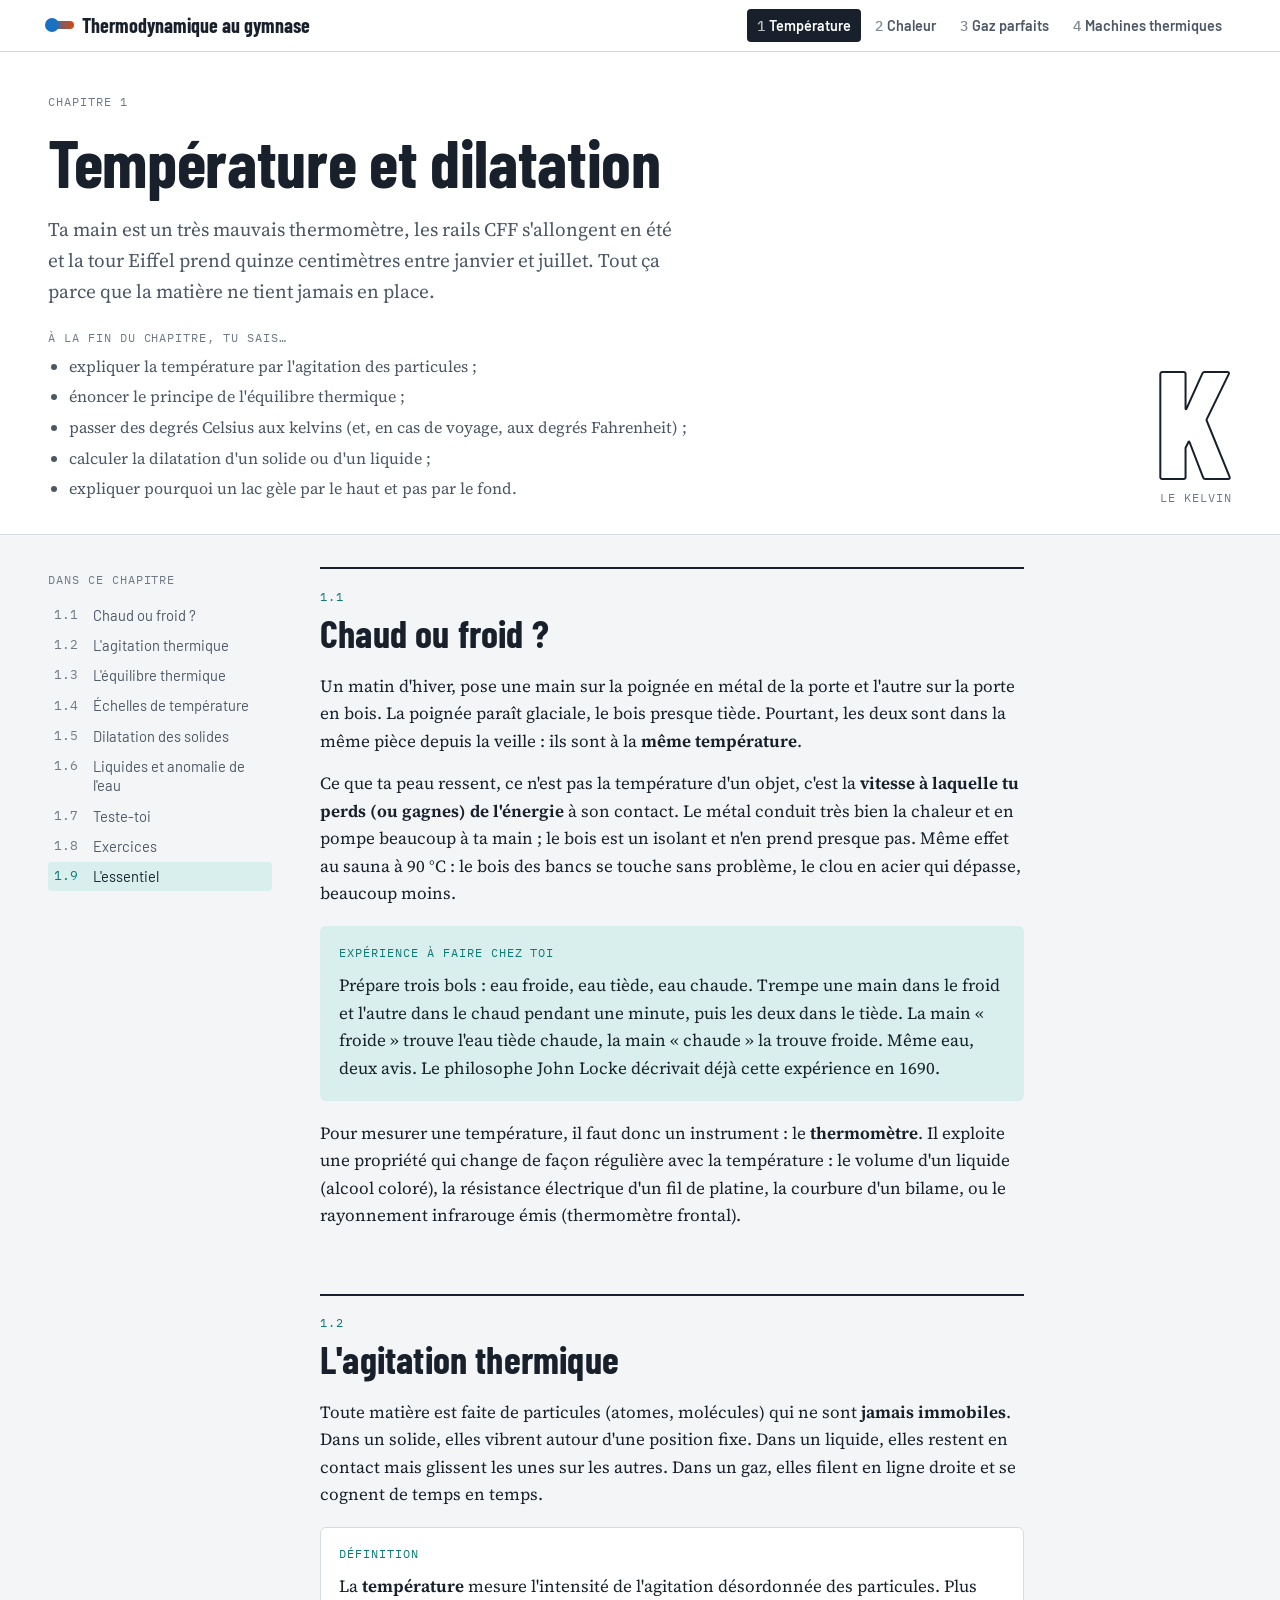
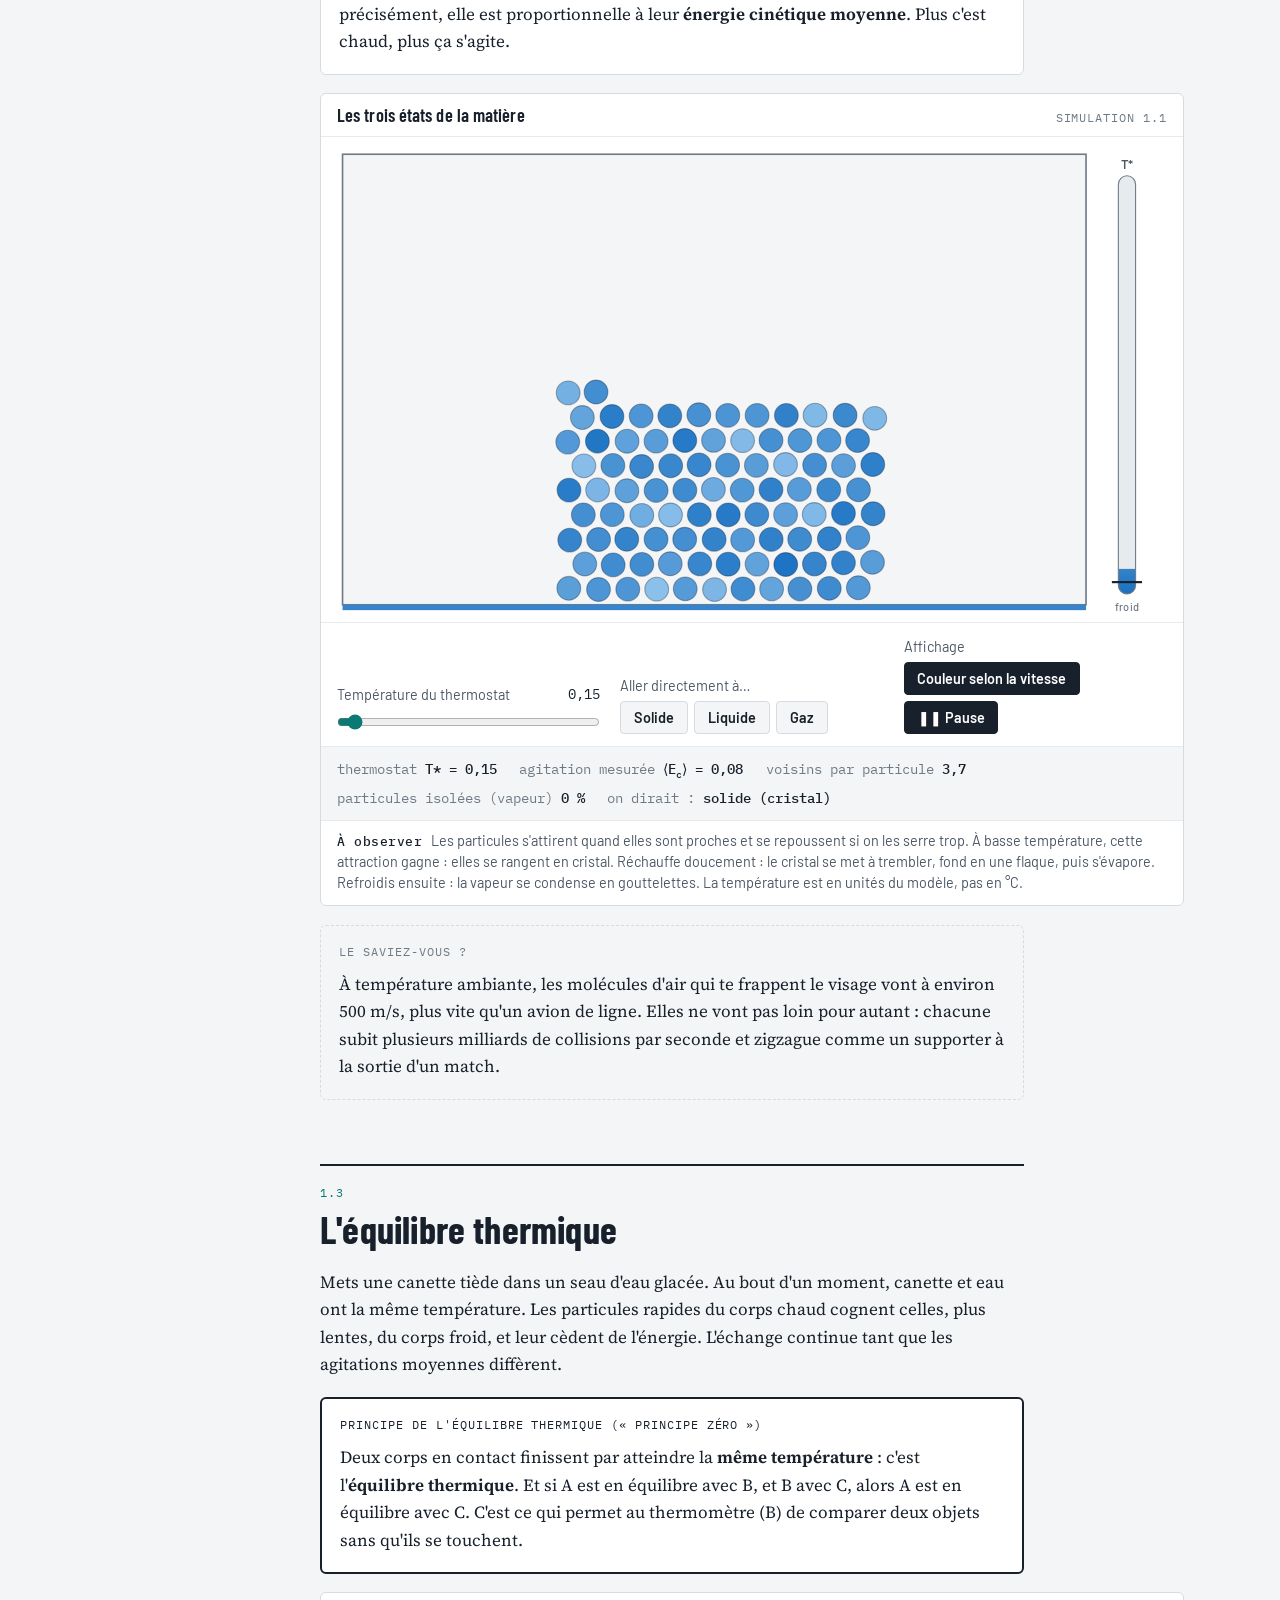
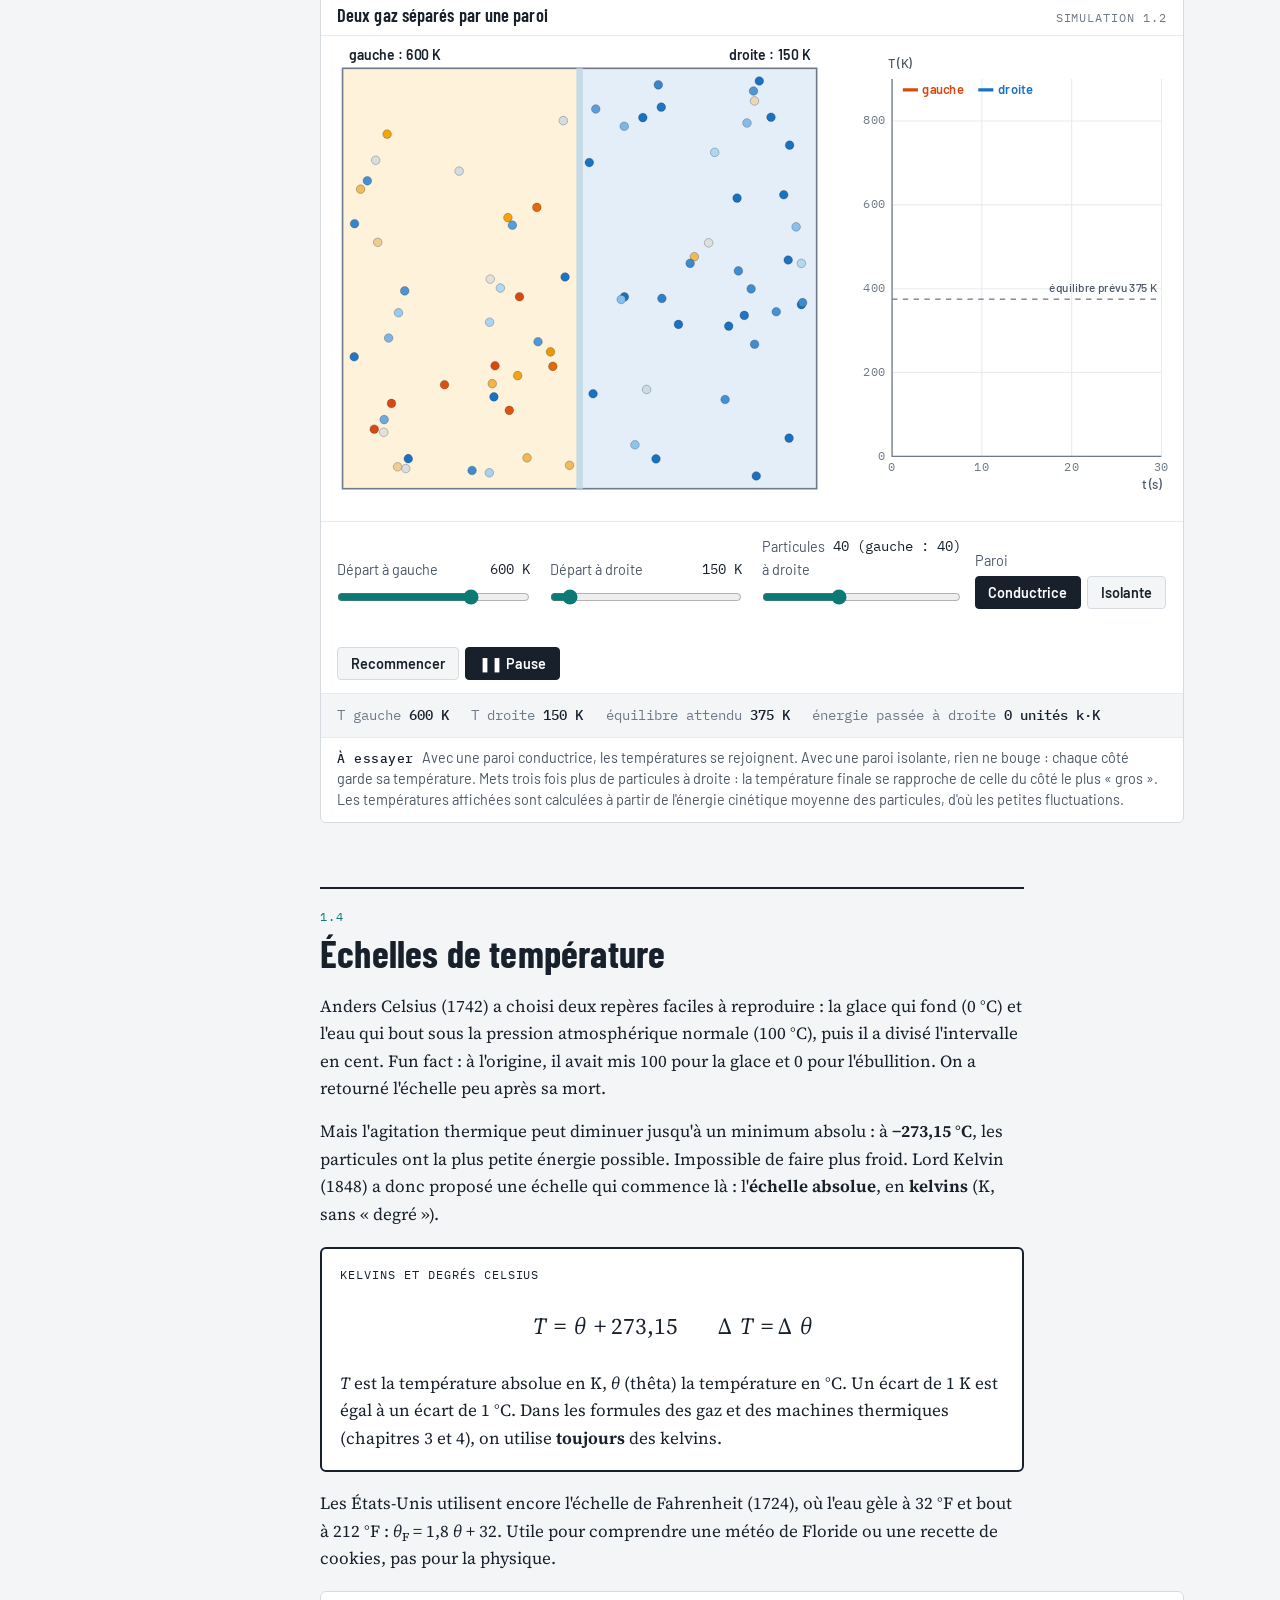
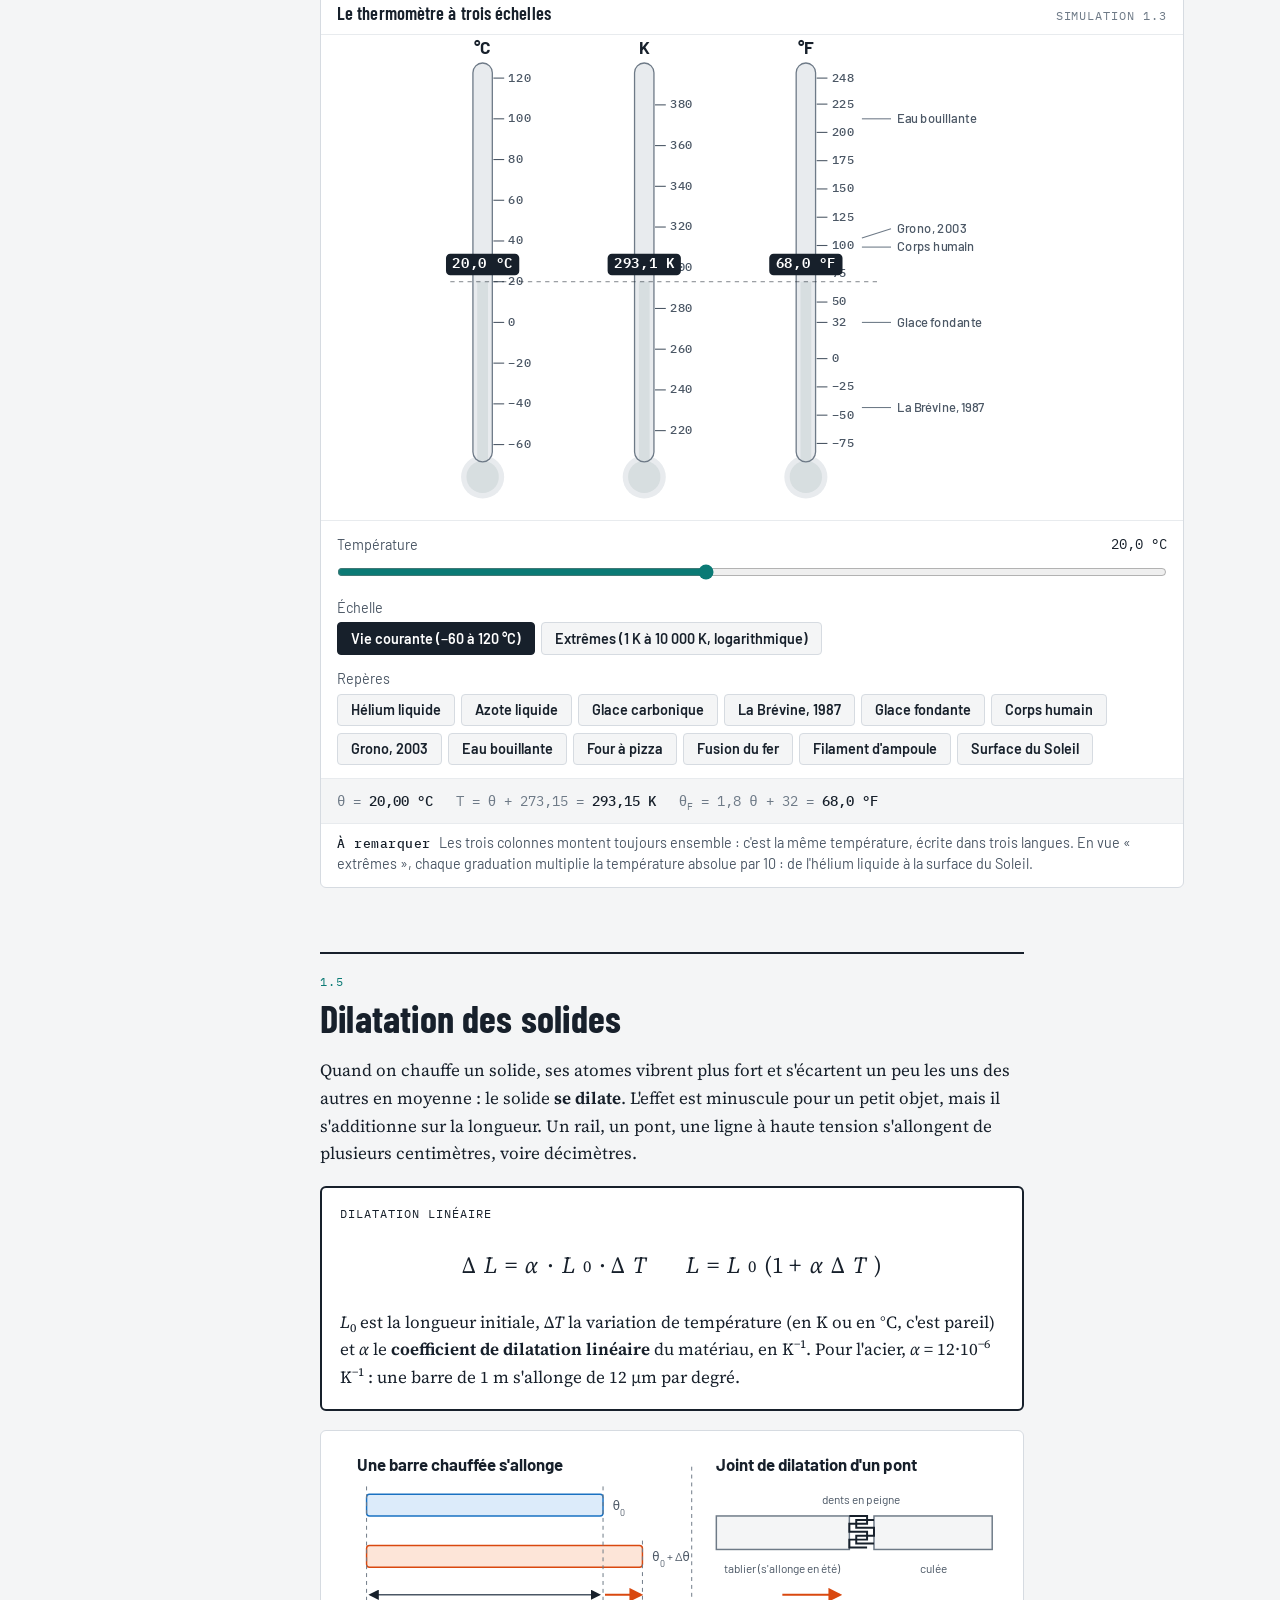
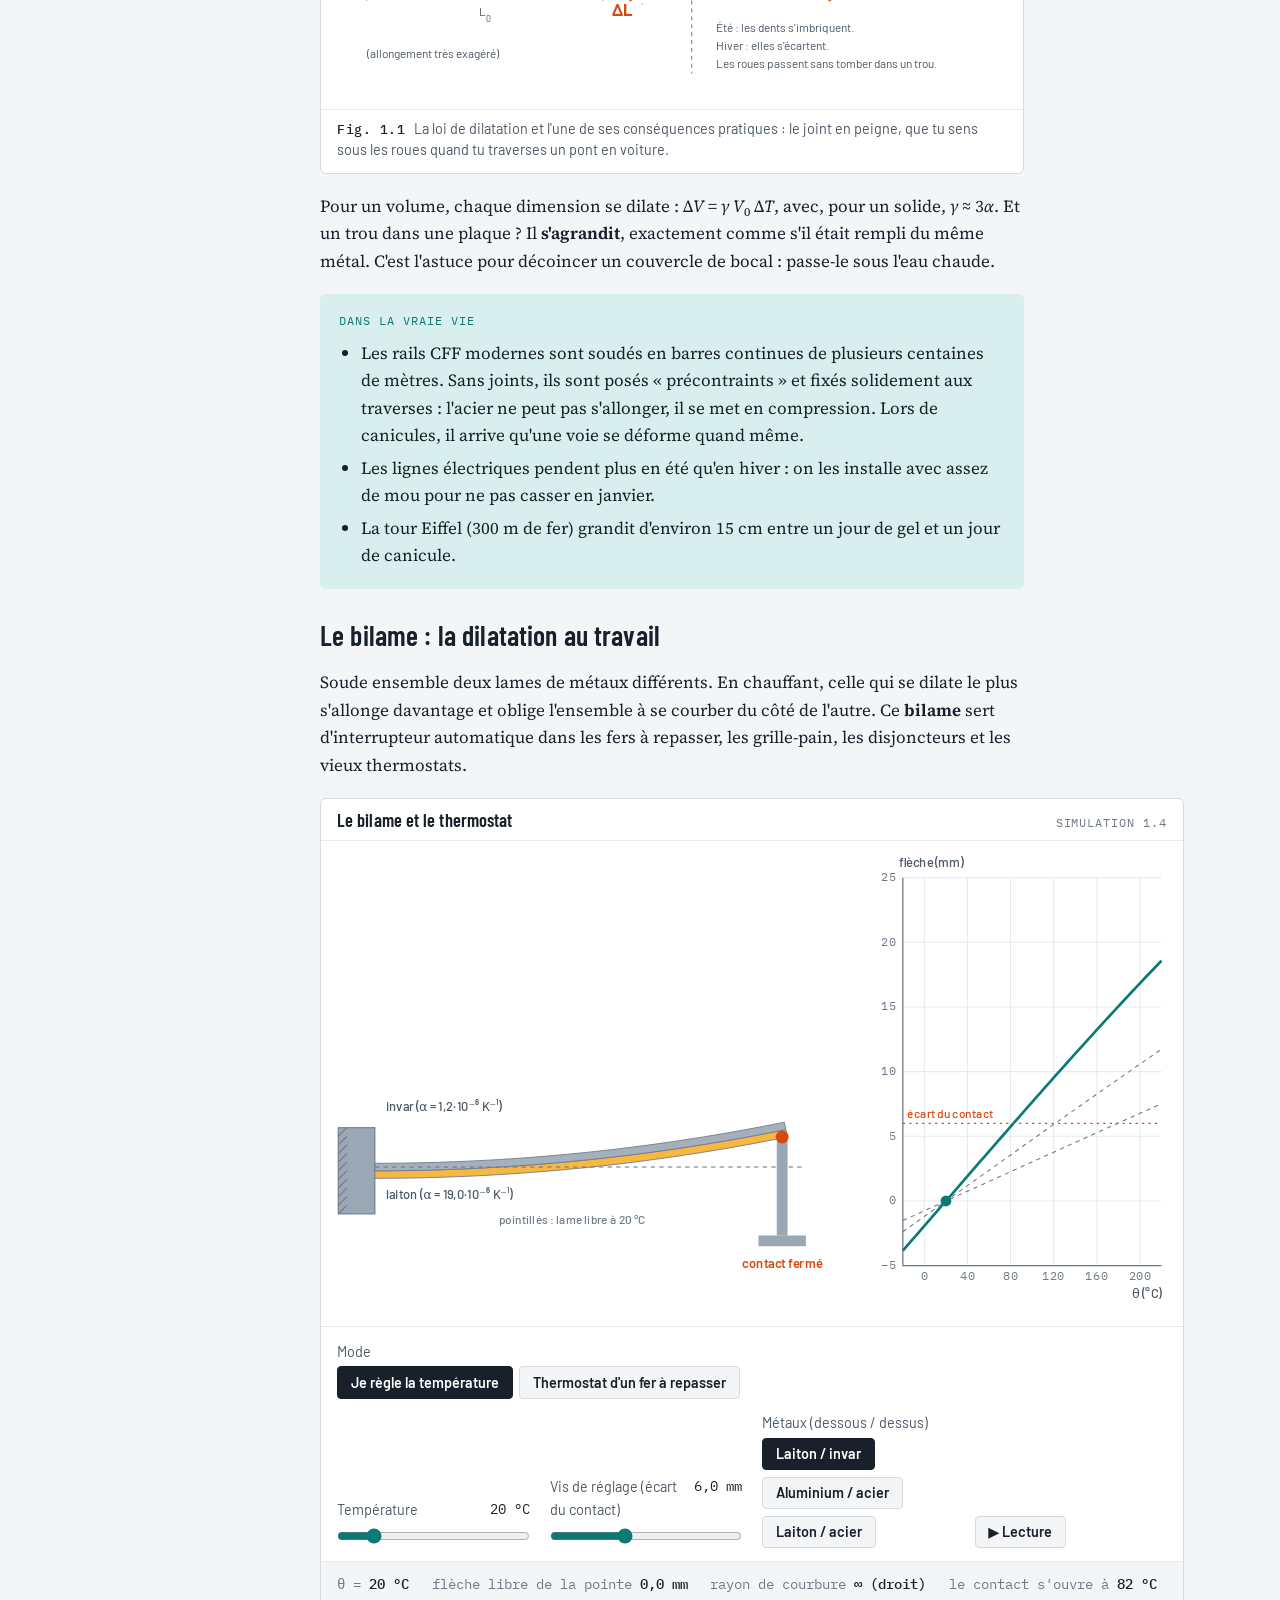
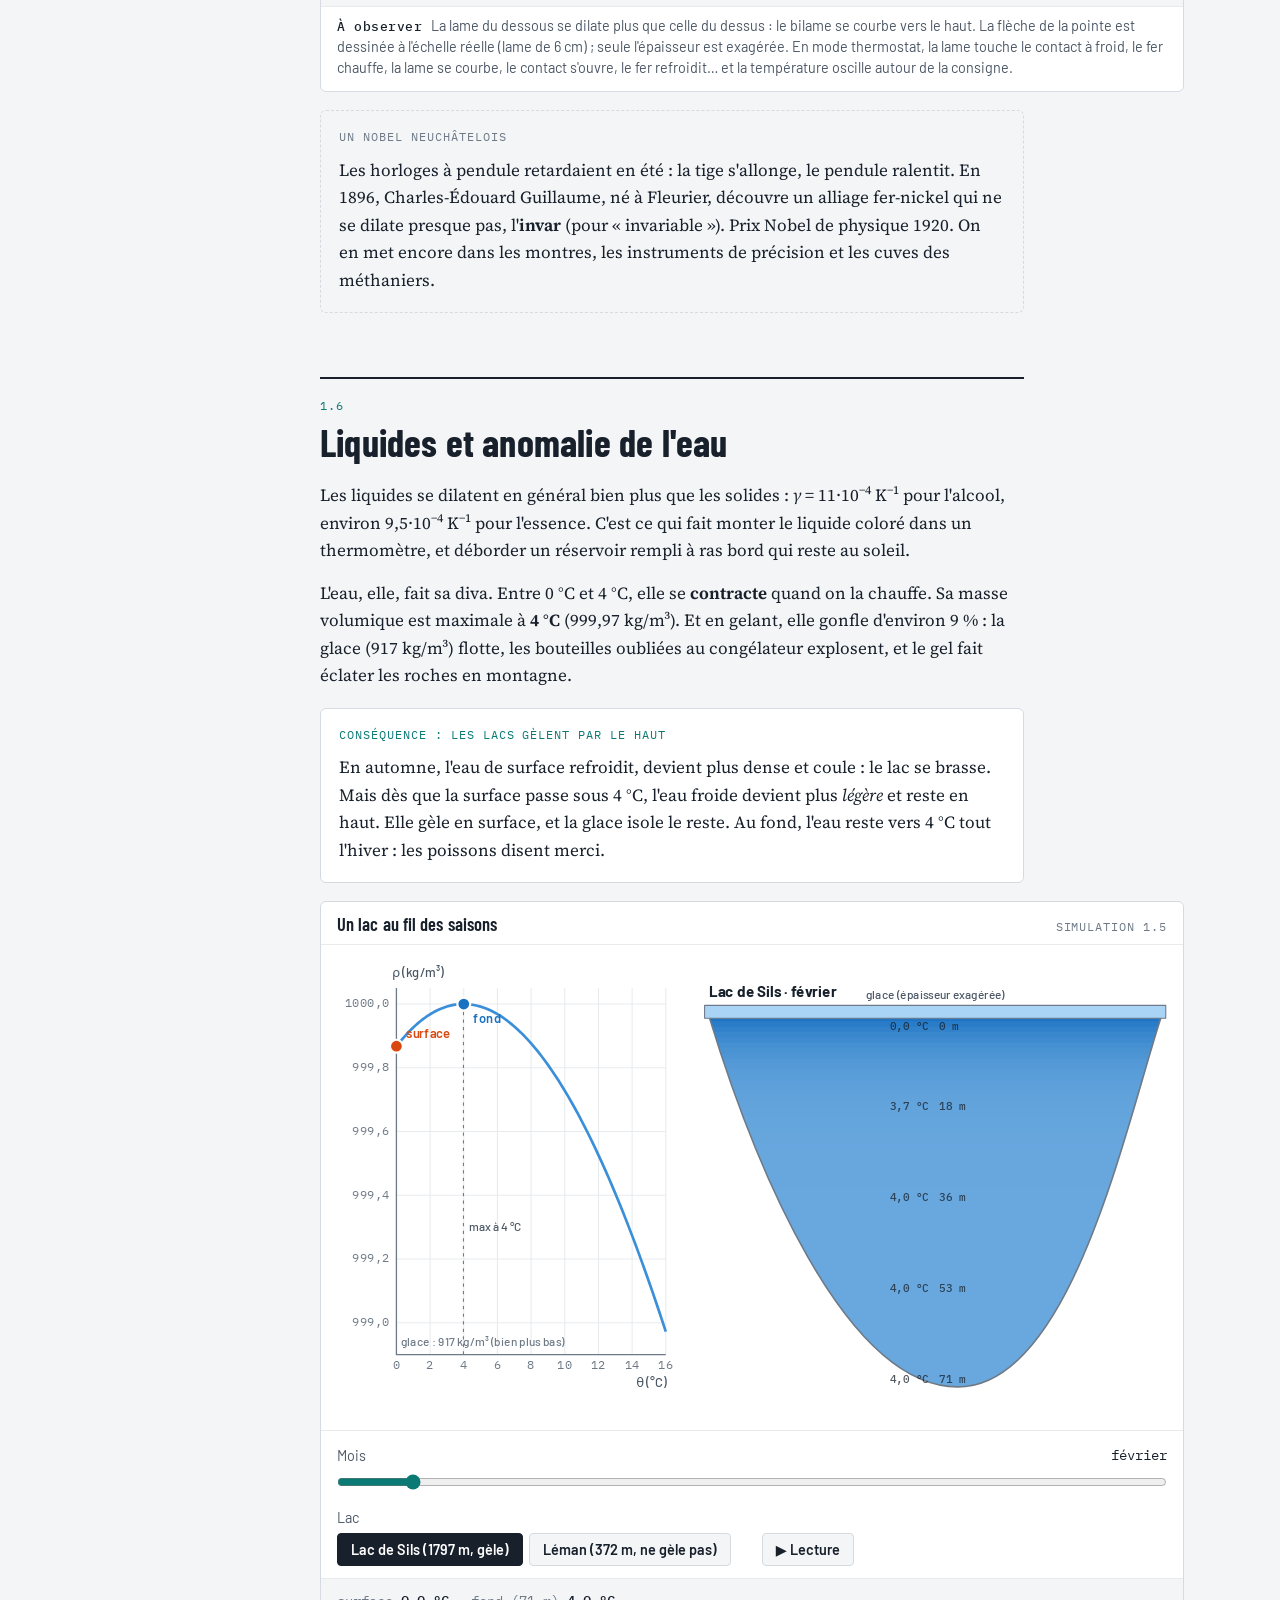
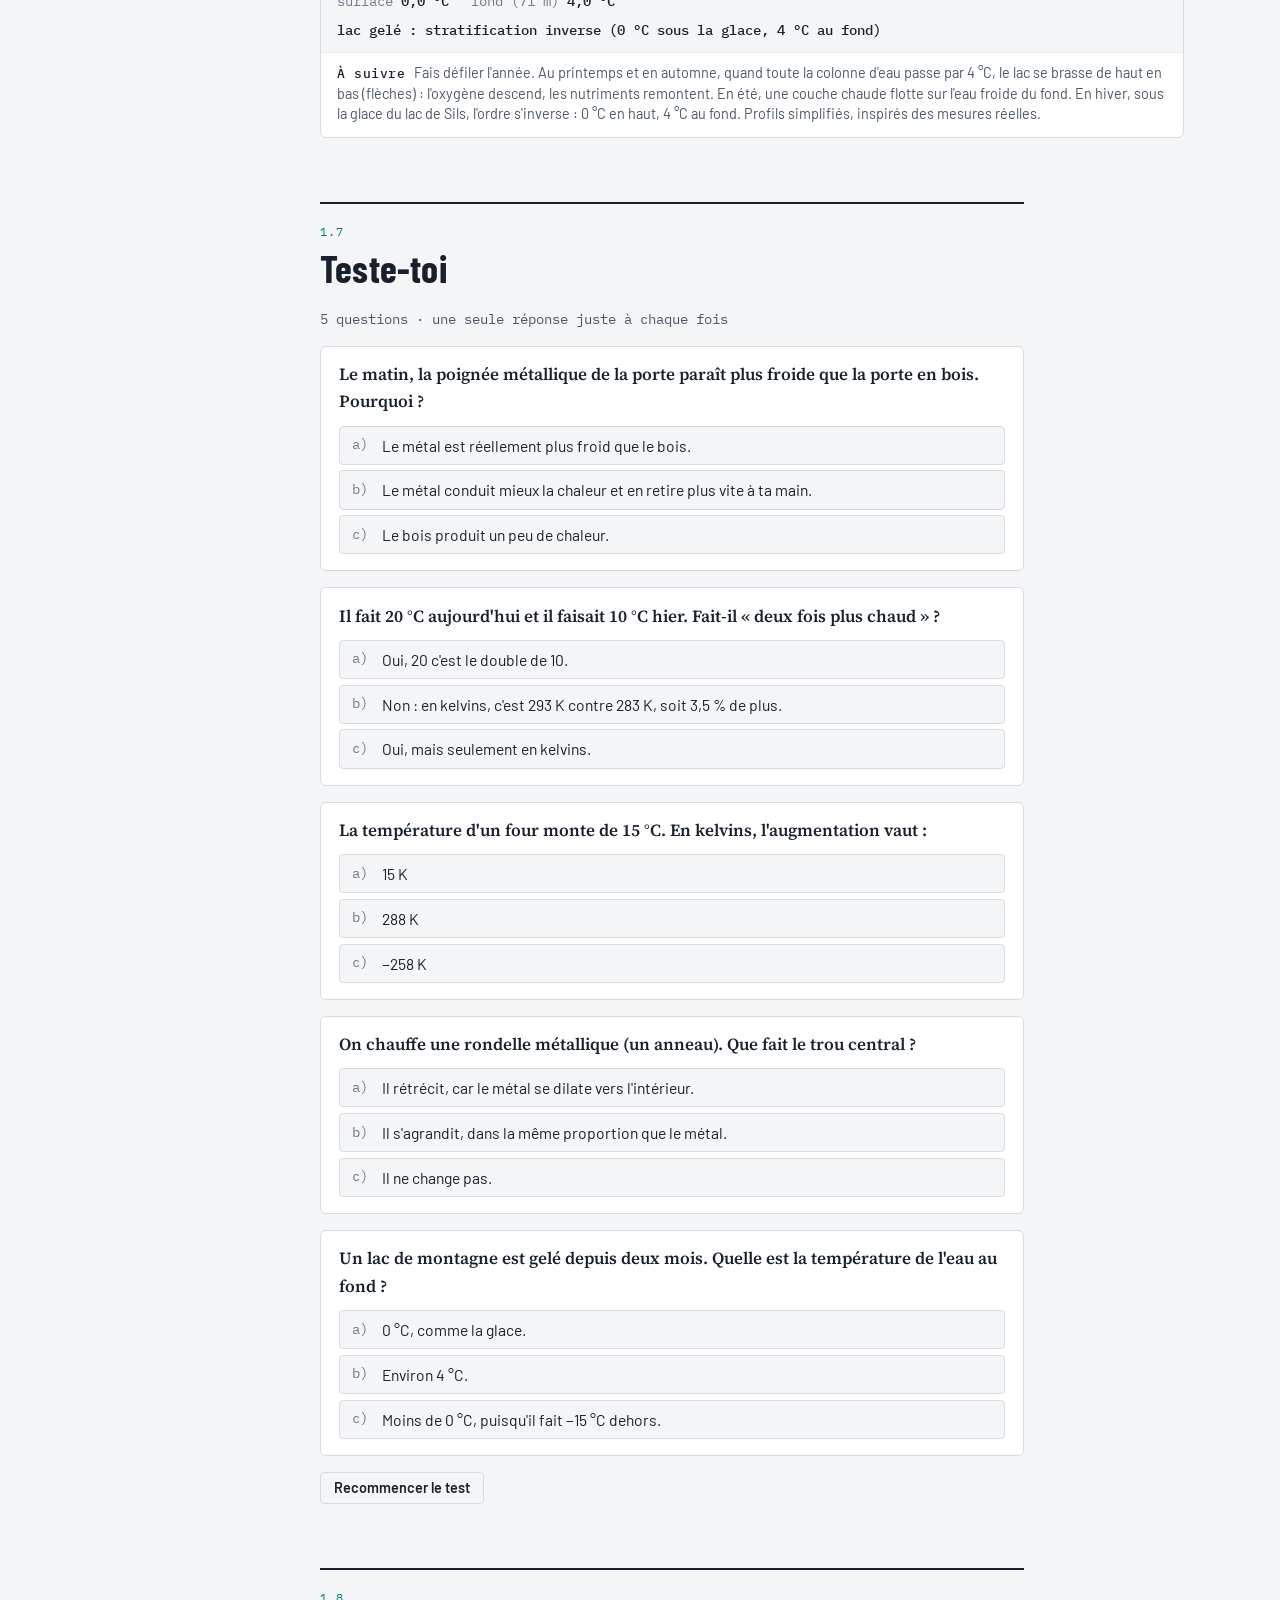
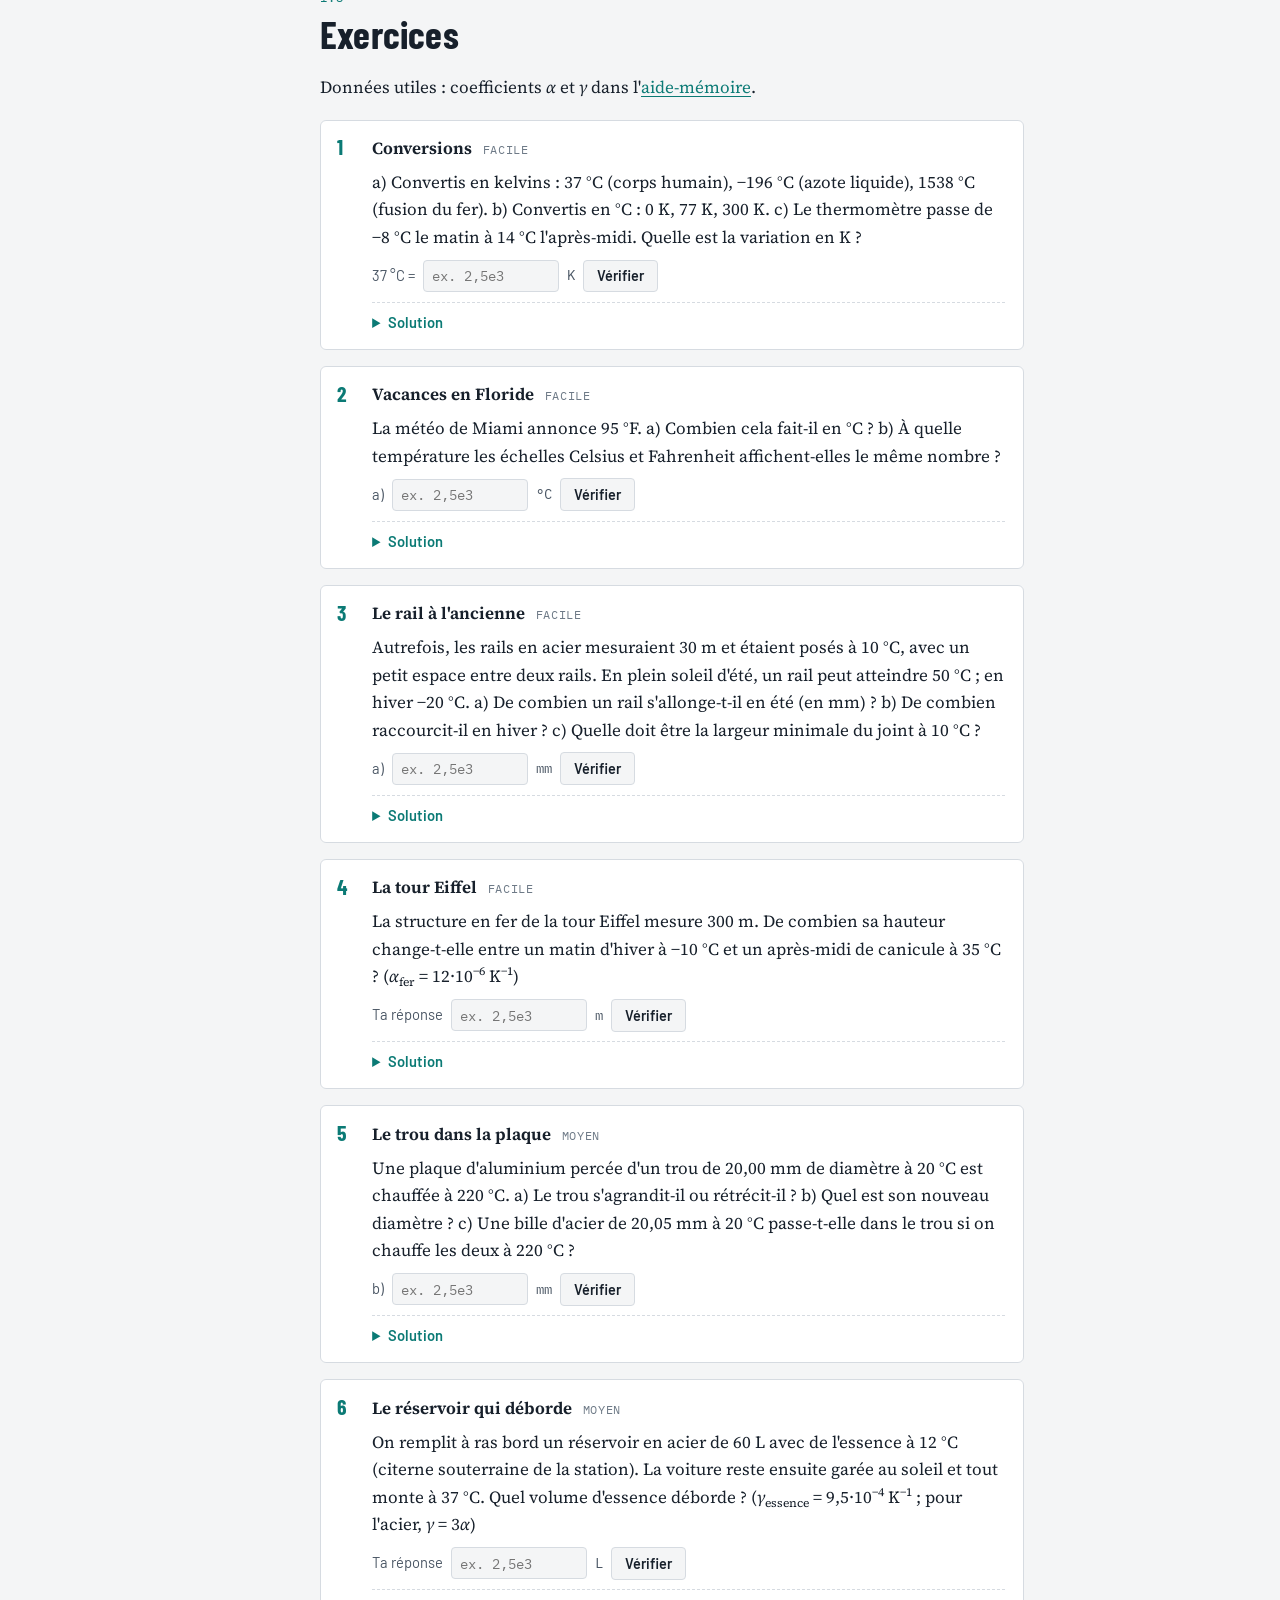
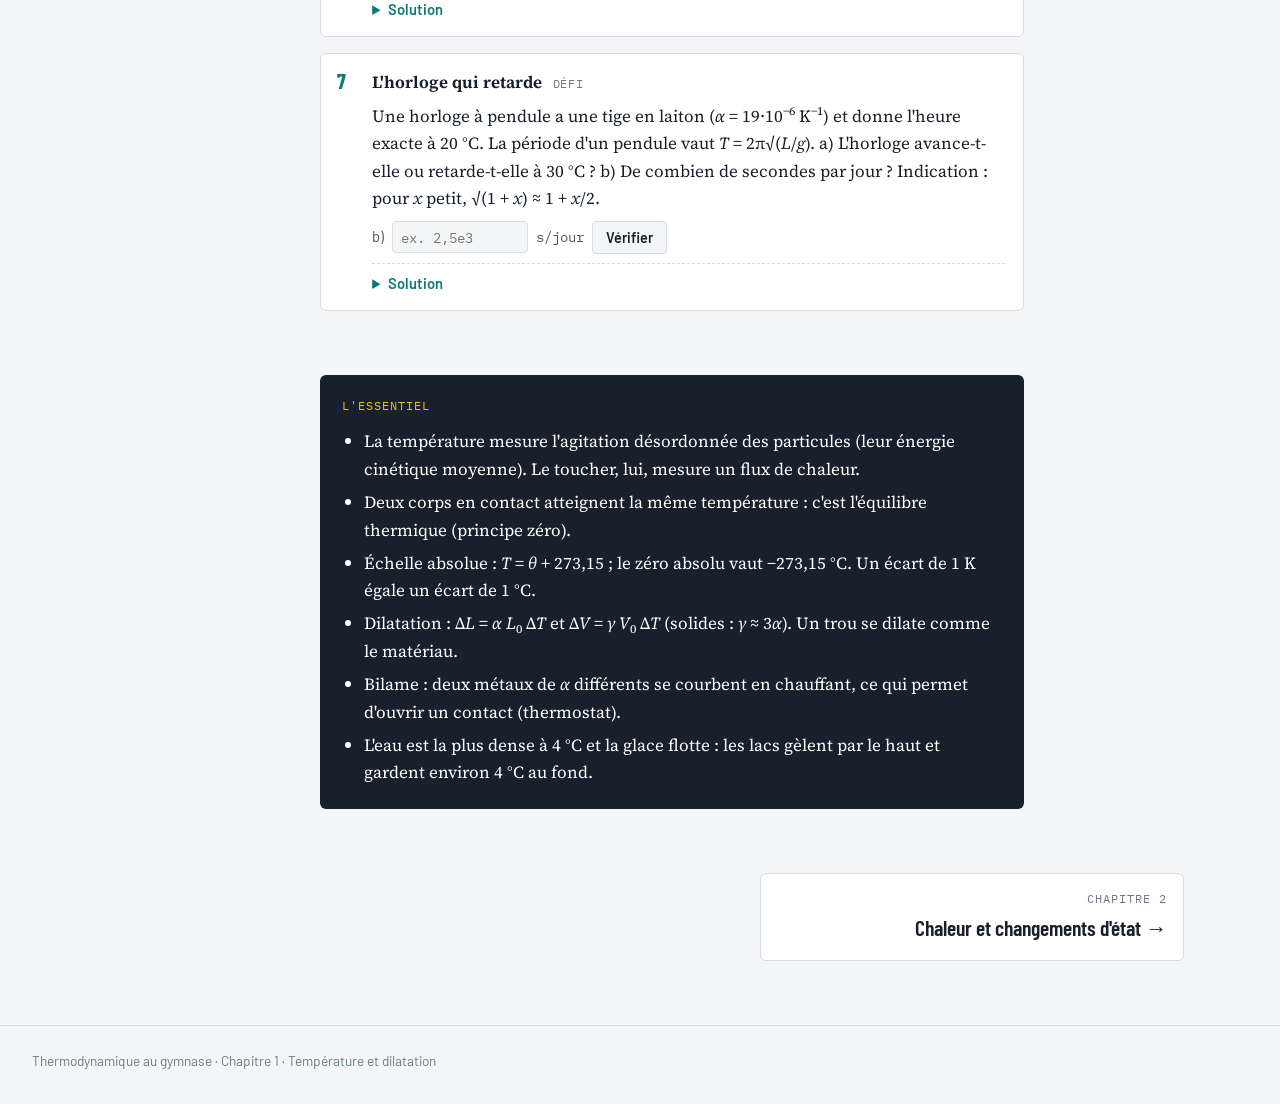
<file: cours-thermodynamique/1-temperature.html>
<!doctype html>
<html lang="fr">
<head>
<meta charset="utf-8">
<meta name="viewport" content="width=device-width, initial-scale=1, viewport-fit=cover">
<title>1 · Température et dilatation — Thermodynamique au gymnase</title>
<meta name="claude:viewport-fit-sides" content="cover">
<link rel="preconnect" href="https://fonts.googleapis.com">
<link rel="preconnect" href="https://fonts.gstatic.com" crossorigin>
<link rel="stylesheet" href="https://fonts.googleapis.com/css2?family=Barlow+Condensed:wght@500;600;700;800&family=Barlow:wght@400;500;600&family=IBM+Plex+Mono:wght@400;500&family=Source+Serif+4:ital,opsz,wght@0,8..60,400;0,8..60,600;1,8..60,400&display=swap">
<link rel="stylesheet" href="assets/cours.css">
</head>
<body>

<svg width="0" height="0" aria-hidden="true" style="position:absolute">
  <defs>
    <marker id="ah-ink" viewBox="0 0 10 10" refX="8" refY="5" markerWidth="7" markerHeight="7" orient="auto-start-reverse"><path d="M0 0L10 5L0 10z" style="fill:var(--ink)"/></marker>
    <marker id="ah-hot" viewBox="0 0 10 10" refX="8" refY="5" markerWidth="7" markerHeight="7" orient="auto-start-reverse"><path d="M0 0L10 5L0 10z" style="fill:var(--hot)"/></marker>
  </defs>
</svg>

<header class="site-header">
  <div class="site-header__inner">
    <a class="brand" href="index.html"><span class="brand__thermo" aria-hidden="true"></span>Thermodynamique au gymnase</a>
    <nav class="chapnav" aria-label="Chapitres">
      <a href="1-temperature.html" aria-current="page"><span class="n">1</span><span class="t">Température</span></a>
      <a href="2-chaleur.html"><span class="n">2</span><span class="t">Chaleur</span></a>
      <a href="3-gaz-parfaits.html"><span class="n">3</span><span class="t">Gaz parfaits</span></a>
      <a href="4-machines-thermiques.html"><span class="n">4</span><span class="t">Machines thermiques</span></a>
    </nav>
  </div>
</header>

<section class="chapter-hero">
  <div class="chapter-hero__inner">
    <div class="chapter-hero__text">
      <span class="eyebrow">Chapitre 1</span>
      <h1>Température et dilatation</h1>
      <p class="lead">Ta main est un très mauvais thermomètre, les rails CFF s'allongent en été et la tour Eiffel prend quinze centimètres entre janvier et juillet. Tout ça parce que la matière ne tient jamais en place.</p>
      <div class="objectifs">
        <span class="label">À la fin du chapitre, tu sais…</span>
        <ul>
          <li>expliquer la température par l'agitation des particules ;</li>
          <li>énoncer le principe de l'équilibre thermique ;</li>
          <li>passer des degrés Celsius aux kelvins (et, en cas de voyage, aux degrés Fahrenheit) ;</li>
          <li>calculer la dilatation d'un solide ou d'un liquide ;</li>
          <li>expliquer pourquoi un lac gèle par le haut et pas par le fond.</li>
        </ul>
      </div>
    </div>
    <div class="chapter-hero__unit" aria-hidden="true">K<small>le kelvin</small></div>
  </div>
</section>

<div class="layout">
  <details class="toc" open>
    <summary><span class="label">Dans ce chapitre</span></summary>
    <ol>
      <li><a href="#sensation"><span class="n">1.1</span>Chaud ou froid ?</a></li>
      <li><a href="#agitation"><span class="n">1.2</span>L'agitation thermique</a></li>
      <li><a href="#equilibre"><span class="n">1.3</span>L'équilibre thermique</a></li>
      <li><a href="#echelles"><span class="n">1.4</span>Échelles de température</a></li>
      <li><a href="#dilatation"><span class="n">1.5</span>Dilatation des solides</a></li>
      <li><a href="#liquides"><span class="n">1.6</span>Liquides et anomalie de l'eau</a></li>
      <li><a href="#test"><span class="n">1.7</span>Teste-toi</a></li>
      <li><a href="#exercices"><span class="n">1.8</span>Exercices</a></li>
      <li><a href="#essentiel"><span class="n">1.9</span>L'essentiel</a></li>
    </ol>
  </details>

  <main class="content">

    <!-- 1.1 -->
    <section class="section" id="sensation">
      <div class="section-head"><span class="label">1.1</span><h2>Chaud ou froid ?</h2></div>
      <p>Un matin d'hiver, pose une main sur la poignée en métal de la porte et l'autre sur la porte en bois. La poignée paraît glaciale, le bois presque tiède. Pourtant, les deux sont dans la même pièce depuis la veille : ils sont à la <strong>même température</strong>.</p>
      <p>Ce que ta peau ressent, ce n'est pas la température d'un objet, c'est la <strong>vitesse à laquelle tu perds (ou gagnes) de l'énergie</strong> à son contact. Le métal conduit très bien la chaleur et en pompe beaucoup à ta main ; le bois est un isolant et n'en prend presque pas. Même effet au sauna à 90 °C : le bois des bancs se touche sans problème, le clou en acier qui dépasse, beaucoup moins.</p>
      <div class="box box--ex">
        <span class="label">Expérience à faire chez toi</span>
        <p>Prépare trois bols : eau froide, eau tiède, eau chaude. Trempe une main dans le froid et l'autre dans le chaud pendant une minute, puis les deux dans le tiède. La main « froide » trouve l'eau tiède chaude, la main « chaude » la trouve froide. Même eau, deux avis. Le philosophe John Locke décrivait déjà cette expérience en 1690.</p>
      </div>
      <p>Pour mesurer une température, il faut donc un instrument : le <strong>thermomètre</strong>. Il exploite une propriété qui change de façon régulière avec la température : le volume d'un liquide (alcool coloré), la résistance électrique d'un fil de platine, la courbure d'un bilame, ou le rayonnement infrarouge émis (thermomètre frontal).</p>
    </section>

    <!-- 1.2 -->
    <section class="section" id="agitation">
      <div class="section-head"><span class="label">1.2</span><h2>L'agitation thermique</h2></div>
      <p>Toute matière est faite de particules (atomes, molécules) qui ne sont <strong>jamais immobiles</strong>. Dans un solide, elles vibrent autour d'une position fixe. Dans un liquide, elles restent en contact mais glissent les unes sur les autres. Dans un gaz, elles filent en ligne droite et se cognent de temps en temps.</p>
      <div class="box box--def">
        <span class="label">Définition</span>
        <p>La <strong>température</strong> mesure l'intensité de l'agitation désordonnée des particules. Plus précisément, elle est proportionnelle à leur <strong>énergie cinétique moyenne</strong>. Plus c'est chaud, plus ça s'agite.</p>
      </div>

      <figure class="anim wide" id="anim-etats">
        <div class="anim__head"><h4>Les trois états de la matière</h4><span class="label">Simulation 1.1</span></div>
        <div class="anim__stage"><canvas class="anim-canvas" id="cv-etats" style="--ar: 16 / 9; --ar-m: 1 / 1" aria-label="Une centaine de particules qui s'attirent à courte distance, posées au fond d'une boîte. Selon la température, elles forment un cristal, une flaque liquide ou un gaz."></canvas></div>
        <div class="controls">
          <div class="ctrl"><label for="etats-t"><span>Température du thermostat</span><output for="etats-t"></output></label><input type="range" id="etats-t" min="0.05" max="2.5" step="0.01" value="0.15"></div>
          <div class="ctrl">
            <span class="ctrl__name">Aller directement à…</span>
            <div class="btns" id="etats-preset">
              <button class="btn" type="button" data-v="0.15">Solide</button>
              <button class="btn" type="button" data-v="0.46">Liquide</button>
              <button class="btn" type="button" data-v="1.6">Gaz</button>
            </div>
          </div>
          <div class="ctrl">
            <span class="ctrl__name">Affichage</span>
            <div class="btns"><button class="btn" type="button" id="etats-col" aria-pressed="true">Couleur selon la vitesse</button><button class="btn" type="button" id="etats-play"></button></div>
          </div>
        </div>
        <div class="readouts" id="etats-read"></div>
        <figcaption><b>À observer</b> Les particules s'attirent quand elles sont proches et se repoussent si on les serre trop. À basse température, cette attraction gagne : elles se rangent en cristal. Réchauffe doucement : le cristal se met à trembler, fond en une flaque, puis s'évapore. Refroidis ensuite : la vapeur se condense en gouttelettes. La température est en unités du modèle, pas en °C.</figcaption>
      </figure>

      <div class="box box--fun">
        <span class="label">Le saviez-vous ?</span>
        <p>À température ambiante, les molécules d'air qui te frappent le visage vont à environ 500 m/s, plus vite qu'un avion de ligne. Elles ne vont pas loin pour autant : chacune subit plusieurs milliards de collisions par seconde et zigzague comme un supporter à la sortie d'un match.</p>
      </div>
    </section>

    <!-- 1.3 -->
    <section class="section" id="equilibre">
      <div class="section-head"><span class="label">1.3</span><h2>L'équilibre thermique</h2></div>
      <p>Mets une canette tiède dans un seau d'eau glacée. Au bout d'un moment, canette et eau ont la même température. Les particules rapides du corps chaud cognent celles, plus lentes, du corps froid, et leur cèdent de l'énergie. L'échange continue tant que les agitations moyennes diffèrent.</p>
      <div class="box box--loi">
        <span class="label">Principe de l'équilibre thermique (« principe zéro »)</span>
        <p>Deux corps en contact finissent par atteindre la <strong>même température</strong> : c'est l'<strong>équilibre thermique</strong>. Et si A est en équilibre avec B, et B avec C, alors A est en équilibre avec C. C'est ce qui permet au thermomètre (B) de comparer deux objets sans qu'ils se touchent.</p>
      </div>

      <figure class="anim wide" id="anim-equi">
        <div class="anim__head"><h4>Deux gaz séparés par une paroi</h4><span class="label">Simulation 1.2</span></div>
        <div class="anim__stage"><canvas class="anim-canvas" id="cv-equi" style="--ar: 16 / 9; --ar-m: 4 / 5" aria-label="Deux compartiments de gaz à des températures différentes, séparés par une paroi. Un graphique montre l'évolution des deux températures."></canvas></div>
        <div class="controls">
          <div class="ctrl"><label for="equi-tg"><span>Départ à gauche</span><output for="equi-tg"></output></label><input type="range" id="equi-tg" min="100" max="800" step="10" value="600"></div>
          <div class="ctrl"><label for="equi-td"><span>Départ à droite</span><output for="equi-td"></output></label><input type="range" id="equi-td" min="100" max="800" step="10" value="150"></div>
          <div class="ctrl"><label for="equi-n"><span>Particules à droite</span><output for="equi-n"></output></label><input type="range" id="equi-n" min="10" max="90" step="5" value="40"></div>
          <div class="ctrl">
            <span class="ctrl__name">Paroi</span>
            <div class="btns" id="equi-paroi">
              <button class="btn" type="button" data-value="cond" aria-pressed="true">Conductrice</button>
              <button class="btn" type="button" data-value="iso">Isolante</button>
            </div>
          </div>
          <div class="ctrl"><span class="ctrl__name">&nbsp;</span><div class="btns"><button class="btn" type="button" id="equi-reset">Recommencer</button><button class="btn" type="button" id="equi-play"></button></div></div>
        </div>
        <div class="readouts" id="equi-read"></div>
        <figcaption><b>À essayer</b> Avec une paroi conductrice, les températures se rejoignent. Avec une paroi isolante, rien ne bouge : chaque côté garde sa température. Mets trois fois plus de particules à droite : la température finale se rapproche de celle du côté le plus « gros ». Les températures affichées sont calculées à partir de l'énergie cinétique moyenne des particules, d'où les petites fluctuations.</figcaption>
      </figure>
    </section>

    <!-- 1.4 -->
    <section class="section" id="echelles">
      <div class="section-head"><span class="label">1.4</span><h2>Échelles de température</h2></div>
      <p>Anders Celsius (1742) a choisi deux repères faciles à reproduire : la glace qui fond (0 °C) et l'eau qui bout sous la pression atmosphérique normale (100 °C), puis il a divisé l'intervalle en cent. Fun fact : à l'origine, il avait mis 100 pour la glace et 0 pour l'ébullition. On a retourné l'échelle peu après sa mort.</p>
      <p>Mais l'agitation thermique peut diminuer jusqu'à un minimum absolu : à <strong>−273,15 °C</strong>, les particules ont la plus petite énergie possible. Impossible de faire plus froid. Lord Kelvin (1848) a donc proposé une échelle qui commence là : l'<strong>échelle absolue</strong>, en <strong>kelvins</strong> (K, sans « degré »).</p>
      <div class="box box--loi">
        <span class="label">Kelvins et degrés Celsius</span>
        <div class="formula"><span class="eq"><i>T</i> = <i>θ</i> + 273,15</span><span class="eq">Δ<i>T</i> = Δ<i>θ</i></span></div>
        <p><i>T</i> est la température absolue en K, <i>θ</i> (thêta) la température en °C. Un écart de 1 K est égal à un écart de 1 °C. Dans les formules des gaz et des machines thermiques (chapitres 3 et 4), on utilise <strong>toujours</strong> des kelvins.</p>
      </div>
      <p>Les États-Unis utilisent encore l'échelle de Fahrenheit (1724), où l'eau gèle à 32 °F et bout à 212 °F : <i>θ</i><sub>F</sub> = 1,8 <i>θ</i> + 32. Utile pour comprendre une météo de Floride ou une recette de cookies, pas pour la physique.</p>

      <figure class="anim wide" id="anim-thermo">
        <div class="anim__head"><h4>Le thermomètre à trois échelles</h4><span class="label">Simulation 1.3</span></div>
        <div class="anim__stage"><canvas class="anim-canvas" id="cv-thermo" style="--ar: 16 / 9; --ar-m: 4 / 5" aria-label="Trois thermomètres côte à côte gradués en degrés Celsius, en kelvins et en degrés Fahrenheit, avec des températures de référence."></canvas></div>
        <div class="controls">
          <div class="ctrl" style="flex-basis: 100%"><label for="thermo-t"><span>Température</span><output for="thermo-t"></output></label><input type="range" id="thermo-t" min="0" max="1000" step="1" value="500"></div>
          <div class="ctrl">
            <span class="ctrl__name">Échelle</span>
            <div class="btns" id="thermo-mode">
              <button class="btn" type="button" data-value="vie" aria-pressed="true">Vie courante (−60 à 120 °C)</button>
              <button class="btn" type="button" data-value="ext">Extrêmes (1 K à 10 000 K, logarithmique)</button>
            </div>
          </div>
          <div class="ctrl" style="flex-basis: 100%">
            <span class="ctrl__name">Repères</span>
            <div class="btns" id="thermo-ref"></div>
          </div>
        </div>
        <div class="readouts" id="thermo-read"></div>
        <figcaption><b>À remarquer</b> Les trois colonnes montent toujours ensemble : c'est la même température, écrite dans trois langues. En vue « extrêmes », chaque graduation multiplie la température absolue par 10 : de l'hélium liquide à la surface du Soleil.</figcaption>
      </figure>
    </section>

    <!-- 1.5 -->
    <section class="section" id="dilatation">
      <div class="section-head"><span class="label">1.5</span><h2>Dilatation des solides</h2></div>
      <p>Quand on chauffe un solide, ses atomes vibrent plus fort et s'écartent un peu les uns des autres en moyenne : le solide <strong>se dilate</strong>. L'effet est minuscule pour un petit objet, mais il s'additionne sur la longueur. Un rail, un pont, une ligne à haute tension s'allongent de plusieurs centimètres, voire décimètres.</p>
      <div class="box box--loi">
        <span class="label">Dilatation linéaire</span>
        <div class="formula"><span class="eq">Δ<i>L</i> = <i>α</i> · <i>L</i><sub>0</sub> · Δ<i>T</i></span><span class="eq"><i>L</i> = <i>L</i><sub>0</sub> (1 + <i>α</i> Δ<i>T</i>)</span></div>
        <p><i>L</i><sub>0</sub> est la longueur initiale, Δ<i>T</i> la variation de température (en K ou en °C, c'est pareil) et <i>α</i> le <strong>coefficient de dilatation linéaire</strong> du matériau, en K<sup>−1</sup>. Pour l'acier, <i>α</i> = 12·10<sup>−6</sup> K<sup>−1</sup> : une barre de 1 m s'allonge de 12 µm par degré.</p>
      </div>

      <figure class="fig">
        <div class="fig__body">
          <svg viewBox="0 0 680 250" role="img" aria-label="Une barre s'allonge de delta L quand on la chauffe ; un joint en peigne sur un pont laisse la place à cet allongement.">
            <text x="20" y="24" class="t-strong">Une barre chauffée s'allonge</text>
            <rect x="30" y="48" width="240" height="22" rx="3" class="fill-cold-soft" style="stroke:var(--cold);stroke-width:1.5"/>
            <text x="280" y="64" class="t-small">θ<tspan baseline-shift="sub" font-size="9">0</tspan></text>
            <rect x="30" y="100" width="280" height="22" rx="3" class="fill-hot-soft" style="stroke:var(--hot);stroke-width:1.5"/>
            <text x="320" y="116" class="t-small">θ<tspan baseline-shift="sub" font-size="9">0</tspan> + Δθ</text>
            <line x1="30" y1="40" x2="30" y2="160" class="thin dash"/>
            <line x1="270" y1="40" x2="270" y2="160" class="thin dash"/>
            <line x1="310" y1="95" x2="310" y2="160" class="thin dash"/>
            <line x1="34" y1="150" x2="266" y2="150" class="stroke-2" marker-start="url(#ah-ink)" marker-end="url(#ah-ink)"/>
            <text x="150" y="172" text-anchor="middle" class="t-small">L<tspan baseline-shift="sub" font-size="9">0</tspan></text>
            <line x1="272" y1="150" x2="308" y2="150" class="stroke-hot" marker-end="url(#ah-hot)"/>
            <text x="290" y="172" text-anchor="middle" class="t-hot t-strong">ΔL</text>
            <text x="30" y="214" class="t-small">(allongement très exagéré)</text>
            <line x1="360" y1="20" x2="360" y2="230" class="thin dash"/>
            <text x="385" y="24" class="t-strong">Joint de dilatation d'un pont</text>
            <rect x="385" y="70" width="135" height="34" class="fill-paper" style="stroke:var(--ink-3);stroke-width:1.5"/>
            <rect x="545" y="70" width="120" height="34" class="fill-paper" style="stroke:var(--ink-3);stroke-width:1.5"/>
            <path d="M520 70 h 18 v 8 h -18 v 8 h 18 v 8 h -18 v 8 h 18" class="stroke"/>
            <path d="M545 74 h -18 v 8 h 18 v 8 h -18 v 8 h 18" class="stroke"/>
            <text x="452" y="128" text-anchor="middle" class="t-small">tablier (s'allonge en été)</text>
            <text x="605" y="128" text-anchor="middle" class="t-small">culée</text>
            <text x="532" y="58" text-anchor="middle" class="t-small">dents en peigne</text>
            <line x1="452" y1="150" x2="510" y2="150" class="stroke-hot" marker-end="url(#ah-hot)"/>
            <text x="385" y="188" class="t-small">Été : les dents s'imbriquent.</text>
            <text x="385" y="206" class="t-small">Hiver : elles s'écartent.</text>
            <text x="385" y="224" class="t-small">Les roues passent sans tomber dans un trou.</text>
          </svg>
        </div>
        <figcaption><b>Fig. 1.1</b> La loi de dilatation et l'une de ses conséquences pratiques : le joint en peigne, que tu sens sous les roues quand tu traverses un pont en voiture.</figcaption>
      </figure>

      <p>Pour un volume, chaque dimension se dilate : Δ<i>V</i> = <i>γ V</i><sub>0</sub> Δ<i>T</i>, avec, pour un solide, <i>γ</i> ≈ 3<i>α</i>. Et un trou dans une plaque ? Il <strong>s'agrandit</strong>, exactement comme s'il était rempli du même métal. C'est l'astuce pour décoincer un couvercle de bocal : passe-le sous l'eau chaude.</p>

      <div class="box box--ex">
        <span class="label">Dans la vraie vie</span>
        <ul>
          <li>Les rails CFF modernes sont soudés en barres continues de plusieurs centaines de mètres. Sans joints, ils sont posés « précontraints » et fixés solidement aux traverses : l'acier ne peut pas s'allonger, il se met en compression. Lors de canicules, il arrive qu'une voie se déforme quand même.</li>
          <li>Les lignes électriques pendent plus en été qu'en hiver : on les installe avec assez de mou pour ne pas casser en janvier.</li>
          <li>La tour Eiffel (300 m de fer) grandit d'environ 15 cm entre un jour de gel et un jour de canicule.</li>
        </ul>
      </div>

      <h3>Le bilame : la dilatation au travail</h3>
      <p>Soude ensemble deux lames de métaux différents. En chauffant, celle qui se dilate le plus s'allonge davantage et oblige l'ensemble à se courber du côté de l'autre. Ce <strong>bilame</strong> sert d'interrupteur automatique dans les fers à repasser, les grille-pain, les disjoncteurs et les vieux thermostats.</p>

      <figure class="anim wide" id="anim-bilame">
        <div class="anim__head"><h4>Le bilame et le thermostat</h4><span class="label">Simulation 1.4</span></div>
        <div class="anim__stage"><canvas class="anim-canvas" id="cv-bilame" style="--ar: 16 / 9; --ar-m: 4 / 5" aria-label="Un bilame encastré à gauche se courbe vers le haut quand la température augmente et peut ouvrir un contact électrique."></canvas></div>
        <div class="controls">
          <div class="ctrl" style="flex-basis: 100%">
            <span class="ctrl__name">Mode</span>
            <div class="btns" id="bil-mode">
              <button class="btn" type="button" data-value="man" aria-pressed="true">Je règle la température</button>
              <button class="btn" type="button" data-value="reg">Thermostat d'un fer à repasser</button>
            </div>
          </div>
          <div class="ctrl" id="bil-t-box"><label for="bil-t"><span>Température</span><output for="bil-t"></output></label><input type="range" id="bil-t" min="-20" max="220" step="1" value="20"></div>
          <div class="ctrl"><label for="bil-gap"><span>Vis de réglage (écart du contact)</span><output for="bil-gap"></output></label><input type="range" id="bil-gap" min="1" max="14" step="0.5" value="6"></div>
          <div class="ctrl">
            <span class="ctrl__name">Métaux (dessous / dessus)</span>
            <div class="btns" id="bil-pair">
              <button class="btn" type="button" data-value="li" aria-pressed="true">Laiton / invar</button>
              <button class="btn" type="button" data-value="aa">Aluminium / acier</button>
              <button class="btn" type="button" data-value="la">Laiton / acier</button>
            </div>
          </div>
          <div class="ctrl"><span class="ctrl__name">&nbsp;</span><div class="btns"><button class="btn" type="button" id="bil-play"></button></div></div>
        </div>
        <div class="readouts" id="bil-read"></div>
        <figcaption><b>À observer</b> La lame du dessous se dilate plus que celle du dessus : le bilame se courbe vers le haut. La flèche de la pointe est dessinée à l'échelle réelle (lame de 6 cm) ; seule l'épaisseur est exagérée. En mode thermostat, la lame touche le contact à froid, le fer chauffe, la lame se courbe, le contact s'ouvre, le fer refroidit… et la température oscille autour de la consigne.</figcaption>
      </figure>

      <div class="box box--fun">
        <span class="label">Un Nobel neuchâtelois</span>
        <p>Les horloges à pendule retardaient en été : la tige s'allonge, le pendule ralentit. En 1896, Charles-Édouard Guillaume, né à Fleurier, découvre un alliage fer-nickel qui ne se dilate presque pas, l'<strong>invar</strong> (pour « invariable »). Prix Nobel de physique 1920. On en met encore dans les montres, les instruments de précision et les cuves des méthaniers.</p>
      </div>
    </section>

    <!-- 1.6 -->
    <section class="section" id="liquides">
      <div class="section-head"><span class="label">1.6</span><h2>Liquides et anomalie de l'eau</h2></div>
      <p>Les liquides se dilatent en général bien plus que les solides : <i>γ</i> = 11·10<sup>−4</sup> K<sup>−1</sup> pour l'alcool, environ 9,5·10<sup>−4</sup> K<sup>−1</sup> pour l'essence. C'est ce qui fait monter le liquide coloré dans un thermomètre, et déborder un réservoir rempli à ras bord qui reste au soleil.</p>
      <p>L'eau, elle, fait sa diva. Entre 0 °C et 4 °C, elle se <strong>contracte</strong> quand on la chauffe. Sa masse volumique est maximale à <strong>4 °C</strong> (999,97 kg/m³). Et en gelant, elle gonfle d'environ 9 % : la glace (917 kg/m³) flotte, les bouteilles oubliées au congélateur explosent, et le gel fait éclater les roches en montagne.</p>
      <div class="box box--def">
        <span class="label">Conséquence : les lacs gèlent par le haut</span>
        <p>En automne, l'eau de surface refroidit, devient plus dense et coule : le lac se brasse. Mais dès que la surface passe sous 4 °C, l'eau froide devient plus <em>légère</em> et reste en haut. Elle gèle en surface, et la glace isole le reste. Au fond, l'eau reste vers 4 °C tout l'hiver : les poissons disent merci.</p>
      </div>

      <figure class="anim wide" id="anim-lac">
        <div class="anim__head"><h4>Un lac au fil des saisons</h4><span class="label">Simulation 1.5</span></div>
        <div class="anim__stage"><canvas class="anim-canvas" id="cv-lac" style="--ar: 16 / 9; --ar-m: 4 / 5" aria-label="Coupe d'un lac colorée selon la température de l'eau au fil des mois, à côté du graphique de la masse volumique de l'eau en fonction de la température."></canvas></div>
        <div class="controls">
          <div class="ctrl" style="flex-basis: 100%"><label for="lac-m"><span>Mois</span><output for="lac-m"></output></label><input type="range" id="lac-m" min="0" max="11.9" step="0.05" value="1"></div>
          <div class="ctrl">
            <span class="ctrl__name">Lac</span>
            <div class="btns" id="lac-choix">
              <button class="btn" type="button" data-value="sils" aria-pressed="true">Lac de Sils (1797 m, gèle)</button>
              <button class="btn" type="button" data-value="leman">Léman (372 m, ne gèle pas)</button>
            </div>
          </div>
          <div class="ctrl"><span class="ctrl__name">&nbsp;</span><div class="btns"><button class="btn" type="button" id="lac-play"></button></div></div>
        </div>
        <div class="readouts" id="lac-read"></div>
        <figcaption><b>À suivre</b> Fais défiler l'année. Au printemps et en automne, quand toute la colonne d'eau passe par 4 °C, le lac se brasse de haut en bas (flèches) : l'oxygène descend, les nutriments remontent. En été, une couche chaude flotte sur l'eau froide du fond. En hiver, sous la glace du lac de Sils, l'ordre s'inverse : 0 °C en haut, 4 °C au fond. Profils simplifiés, inspirés des mesures réelles.</figcaption>
      </figure>
    </section>

    <!-- 1.7 -->
    <section class="section" id="test">
      <div class="section-head"><span class="label">1.7</span><h2>Teste-toi</h2></div>
      <div class="quiz">
        <p class="quiz__score"></p>
        <div class="qcm">
          <p class="q">Le matin, la poignée métallique de la porte paraît plus froide que la porte en bois. Pourquoi ?</p>
          <div class="opts">
            <button>Le métal est réellement plus froid que le bois.</button>
            <button data-ok>Le métal conduit mieux la chaleur et en retire plus vite à ta main.</button>
            <button>Le bois produit un peu de chaleur.</button>
          </div>
          <p class="fb" hidden>Après une nuit dans la même pièce, les deux sont à la même température. Ta peau mesure un flux d'énergie, pas une température.</p>
        </div>
        <div class="qcm">
          <p class="q">Il fait 20 °C aujourd'hui et il faisait 10 °C hier. Fait-il « deux fois plus chaud » ?</p>
          <div class="opts">
            <button>Oui, 20 c'est le double de 10.</button>
            <button data-ok>Non : en kelvins, c'est 293 K contre 283 K, soit 3,5 % de plus.</button>
            <button>Oui, mais seulement en kelvins.</button>
          </div>
          <p class="fb" hidden>Le zéro de l'échelle Celsius est arbitraire. Seule l'échelle absolue permet de dire « deux fois plus ». Il faudrait 293 K × 2 = 586 K, soit 313 °C, pour doubler l'agitation.</p>
        </div>
        <div class="qcm">
          <p class="q">La température d'un four monte de 15 °C. En kelvins, l'augmentation vaut :</p>
          <div class="opts">
            <button data-ok>15 K</button>
            <button>288 K</button>
            <button>−258 K</button>
          </div>
          <p class="fb" hidden>Les deux échelles ont des graduations de même taille, seul le zéro diffère. Un écart en °C est égal au même écart en K.</p>
        </div>
        <div class="qcm">
          <p class="q">On chauffe une rondelle métallique (un anneau). Que fait le trou central ?</p>
          <div class="opts">
            <button>Il rétrécit, car le métal se dilate vers l'intérieur.</button>
            <button data-ok>Il s'agrandit, dans la même proportion que le métal.</button>
            <button>Il ne change pas.</button>
          </div>
          <p class="fb" hidden>Toutes les distances de la pièce augmentent du même facteur (1 + <i>α</i>Δ<i>T</i>), y compris le diamètre du trou. C'est comme un agrandissement photo.</p>
        </div>
        <div class="qcm">
          <p class="q">Un lac de montagne est gelé depuis deux mois. Quelle est la température de l'eau au fond ?</p>
          <div class="opts">
            <button>0 °C, comme la glace.</button>
            <button data-ok>Environ 4 °C.</button>
            <button>Moins de 0 °C, puisqu'il fait −15 °C dehors.</button>
          </div>
          <p class="fb" hidden>L'eau à 4 °C est la plus dense : elle s'accumule au fond. La glace en surface isole le lac de l'air glacial.</p>
        </div>
        <div class="btns"><button class="btn quiz__reset" type="button">Recommencer le test</button></div>
      </div>
    </section>

    <!-- 1.8 -->
    <section class="section" id="exercices">
      <div class="section-head"><span class="label">1.8</span><h2>Exercices</h2></div>
      <p>Données utiles : coefficients <i>α</i> et <i>γ</i> dans l'<a href="index.html#memo">aide-mémoire</a>.</p>
      <ol class="exos">
        <li>
          <p><strong>Conversions</strong> <span class="niveau">facile</span></p>
          <p>a) Convertis en kelvins : 37 °C (corps humain), −196 °C (azote liquide), 1538 °C (fusion du fer). b) Convertis en °C : 0 K, 77 K, 300 K. c) Le thermomètre passe de −8 °C le matin à 14 °C l'après-midi. Quelle est la variation en K ?</p>
          <div class="check" data-answer="310.15" data-tol="0.002" data-unit="K" data-label="37 °C ="></div>
          <details class="solution"><summary>Solution</summary><div>
            <p>a) 37 + 273,15 = 310,15 K ; −196 + 273,15 = 77,15 K ; 1538 + 273,15 = 1811,15 K.</p>
            <p>b) 0 K = −273,15 °C ; 77 K = −196,15 °C ; 300 K = 26,85 °C (une belle journée d'été).</p>
            <p>c) Δ<i>θ</i> = 14 − (−8) = 22 °C, donc Δ<i>T</i> = 22 K. Pas besoin d'ajouter 273 à un écart.</p>
          </div></details>
        </li>
        <li>
          <p><strong>Vacances en Floride</strong> <span class="niveau">facile</span></p>
          <p>La météo de Miami annonce 95 °F. a) Combien cela fait-il en °C ? b) À quelle température les échelles Celsius et Fahrenheit affichent-elles le même nombre ?</p>
          <div class="check" data-answer="35" data-tol="0.01" data-unit="°C" data-label="a)"></div>
          <details class="solution"><summary>Solution</summary><div>
            <p>a) <i>θ</i> = (<i>θ</i><sub>F</sub> − 32)/1,8 = (95 − 32)/1,8 = 35 °C. Prévois la crème solaire.</p>
            <p>b) On cherche <i>x</i> = 1,8<i>x</i> + 32, donc −0,8<i>x</i> = 32 et <i>x</i> = −40. À −40 °C = −40 °F, peu importe l'échelle : il fait froid.</p>
          </div></details>
        </li>
        <li>
          <p><strong>Le rail à l'ancienne</strong> <span class="niveau">facile</span></p>
          <p>Autrefois, les rails en acier mesuraient 30 m et étaient posés à 10 °C, avec un petit espace entre deux rails. En plein soleil d'été, un rail peut atteindre 50 °C ; en hiver −20 °C. a) De combien un rail s'allonge-t-il en été (en mm) ? b) De combien raccourcit-il en hiver ? c) Quelle doit être la largeur minimale du joint à 10 °C ?</p>
          <div class="check" data-answer="14.4" data-tol="0.02" data-unit="mm" data-label="a)"></div>
          <details class="solution"><summary>Solution</summary><div>
            <p>a) Δ<i>L</i> = <i>α L</i><sub>0</sub> Δ<i>T</i> = 12·10<sup>−6</sup> · 30 · 40 = 1,44·10<sup>−2</sup> m = 14,4 mm.</p>
            <p>b) Δ<i>L</i> = 12·10<sup>−6</sup> · 30 · (−30) = −10,8 mm.</p>
            <p>c) Le joint doit absorber l'allongement d'été : au moins 14,4 mm à 10 °C. En hiver, il s'ouvre à 14,4 + 10,8 ≈ 25 mm : d'où le fameux « tadam-tadam » des vieux trains.</p>
          </div></details>
        </li>
        <li>
          <p><strong>La tour Eiffel</strong> <span class="niveau">facile</span></p>
          <p>La structure en fer de la tour Eiffel mesure 300 m. De combien sa hauteur change-t-elle entre un matin d'hiver à −10 °C et un après-midi de canicule à 35 °C ? (<i>α</i><sub>fer</sub> = 12·10<sup>−6</sup> K<sup>−1</sup>)</p>
          <div class="check" data-answer="0.162" data-tol="0.02" data-unit="m"></div>
          <details class="solution"><summary>Solution</summary><div>
            <p>Δ<i>L</i> = 12·10<sup>−6</sup> · 300 · 45 = 0,162 m, soit environ 16 cm. En réalité, le soleil ne chauffe qu'un côté à la fois : la tour s'incline légèrement et son sommet décrit une petite boucle au cours de la journée.</p>
          </div></details>
        </li>
        <li>
          <p><strong>Le trou dans la plaque</strong> <span class="niveau">moyen</span></p>
          <p>Une plaque d'aluminium percée d'un trou de 20,00 mm de diamètre à 20 °C est chauffée à 220 °C. a) Le trou s'agrandit-il ou rétrécit-il ? b) Quel est son nouveau diamètre ? c) Une bille d'acier de 20,05 mm à 20 °C passe-t-elle dans le trou si on chauffe les deux à 220 °C ?</p>
          <div class="check" data-answer="20.092" data-tol="0.0004" data-unit="mm" data-label="b)"></div>
          <details class="solution"><summary>Solution</summary><div>
            <p>a) Il s'agrandit, comme toutes les dimensions de la plaque.</p>
            <p>b) <i>d</i> = 20,00 · (1 + 23·10<sup>−6</sup> · 200) = 20,00 · 1,0046 = 20,092 mm.</p>
            <p>c) La bille d'acier devient 20,05 · (1 + 12·10<sup>−6</sup> · 200) = 20,098 mm. Elle reste plus grosse que le trou (20,092 mm) : elle ne passe pas. Il faudrait chauffer seulement la plaque : à 220 °C avec une bille froide, ça passe largement.</p>
          </div></details>
        </li>
        <li>
          <p><strong>Le réservoir qui déborde</strong> <span class="niveau">moyen</span></p>
          <p>On remplit à ras bord un réservoir en acier de 60 L avec de l'essence à 12 °C (citerne souterraine de la station). La voiture reste ensuite garée au soleil et tout monte à 37 °C. Quel volume d'essence déborde ? (<i>γ</i><sub>essence</sub> = 9,5·10<sup>−4</sup> K<sup>−1</sup> ; pour l'acier, <i>γ</i> = 3<i>α</i>)</p>
          <div class="check" data-answer="1.37" data-tol="0.03" data-unit="L"></div>
          <details class="solution"><summary>Solution</summary><div>
            <p>L'essence gagne Δ<i>V</i><sub>e</sub> = 9,5·10<sup>−4</sup> · 60 · 25 = 1,425 L.</p>
            <p>Le réservoir aussi se dilate : <i>γ</i><sub>acier</sub> = 36·10<sup>−6</sup> K<sup>−1</sup>, Δ<i>V</i><sub>r</sub> = 36·10<sup>−6</sup> · 60 · 25 = 0,054 L.</p>
            <p>Débordement : 1,425 − 0,054 ≈ 1,37 L. Voilà pourquoi la pompe s'arrête automatiquement avant le ras bord.</p>
          </div></details>
        </li>
        <li>
          <p><strong>L'horloge qui retarde</strong> <span class="niveau">défi</span></p>
          <p>Une horloge à pendule a une tige en laiton (<i>α</i> = 19·10<sup>−6</sup> K<sup>−1</sup>) et donne l'heure exacte à 20 °C. La période d'un pendule vaut <i>T</i> = 2π√(<i>L</i>/<i>g</i>). a) L'horloge avance-t-elle ou retarde-t-elle à 30 °C ? b) De combien de secondes par jour ? Indication : pour <i>x</i> petit, √(1 + <i>x</i>) ≈ 1 + <i>x</i>/2.</p>
          <div class="check" data-answer="8.2" data-tol="0.03" data-unit="s/jour" data-label="b)"></div>
          <details class="solution"><summary>Solution</summary><div>
            <p>a) La tige s'allonge, la période augmente : chaque oscillation dure un peu plus, l'horloge compte moins d'oscillations par jour et <strong>retarde</strong>.</p>
            <p>b) <i>T</i>' = 2π√(<i>L</i>(1 + <i>α</i>Δ<i>T</i>)/<i>g</i>) = <i>T</i>√(1 + <i>α</i>Δ<i>T</i>) ≈ <i>T</i>(1 + <i>α</i>Δ<i>T</i>/2). L'écart relatif vaut <i>α</i>Δ<i>T</i>/2 = 19·10<sup>−6</sup> · 10 / 2 = 9,5·10<sup>−5</sup>.</p>
            <p>Sur un jour : 86 400 s · 9,5·10<sup>−5</sup> ≈ 8,2 s de retard. Presque une minute par semaine : de quoi motiver un physicien neuchâtelois à inventer l'invar.</p>
          </div></details>
        </li>
      </ol>
    </section>

    <!-- 1.9 -->
    <section class="section" id="essentiel">
      <div class="essentiel">
        <span class="label">L'essentiel</span>
        <ul>
          <li>La température mesure l'agitation désordonnée des particules (leur énergie cinétique moyenne). Le toucher, lui, mesure un flux de chaleur.</li>
          <li>Deux corps en contact atteignent la même température : c'est l'équilibre thermique (principe zéro).</li>
          <li>Échelle absolue : <i>T</i> = <i>θ</i> + 273,15 ; le zéro absolu vaut −273,15 °C. Un écart de 1 K égale un écart de 1 °C.</li>
          <li>Dilatation : Δ<i>L</i> = <i>α L</i><sub>0</sub> Δ<i>T</i> et Δ<i>V</i> = <i>γ V</i><sub>0</sub> Δ<i>T</i> (solides : <i>γ</i> ≈ 3<i>α</i>). Un trou se dilate comme le matériau.</li>
          <li>Bilame : deux métaux de <i>α</i> différents se courbent en chauffant, ce qui permet d'ouvrir un contact (thermostat).</li>
          <li>L'eau est la plus dense à 4 °C et la glace flotte : les lacs gèlent par le haut et gardent environ 4 °C au fond.</li>
        </ul>
      </div>
    </section>

    <nav class="pager" aria-label="Chapitres voisins">
      <a class="next" href="2-chaleur.html"><span class="label">Chapitre 2</span><span class="t">Chaleur et changements d'état →</span></a>
    </nav>
  </main>
</div>

<footer class="site-footer"><div class="site-footer__inner">
  <span>Thermodynamique au gymnase · Chapitre 1 · Température et dilatation</span>
</div></footer>

<script src="assets/cours.js"></script>
<script src="assets/ch1.js"></script>
</body>
</html>
</file>
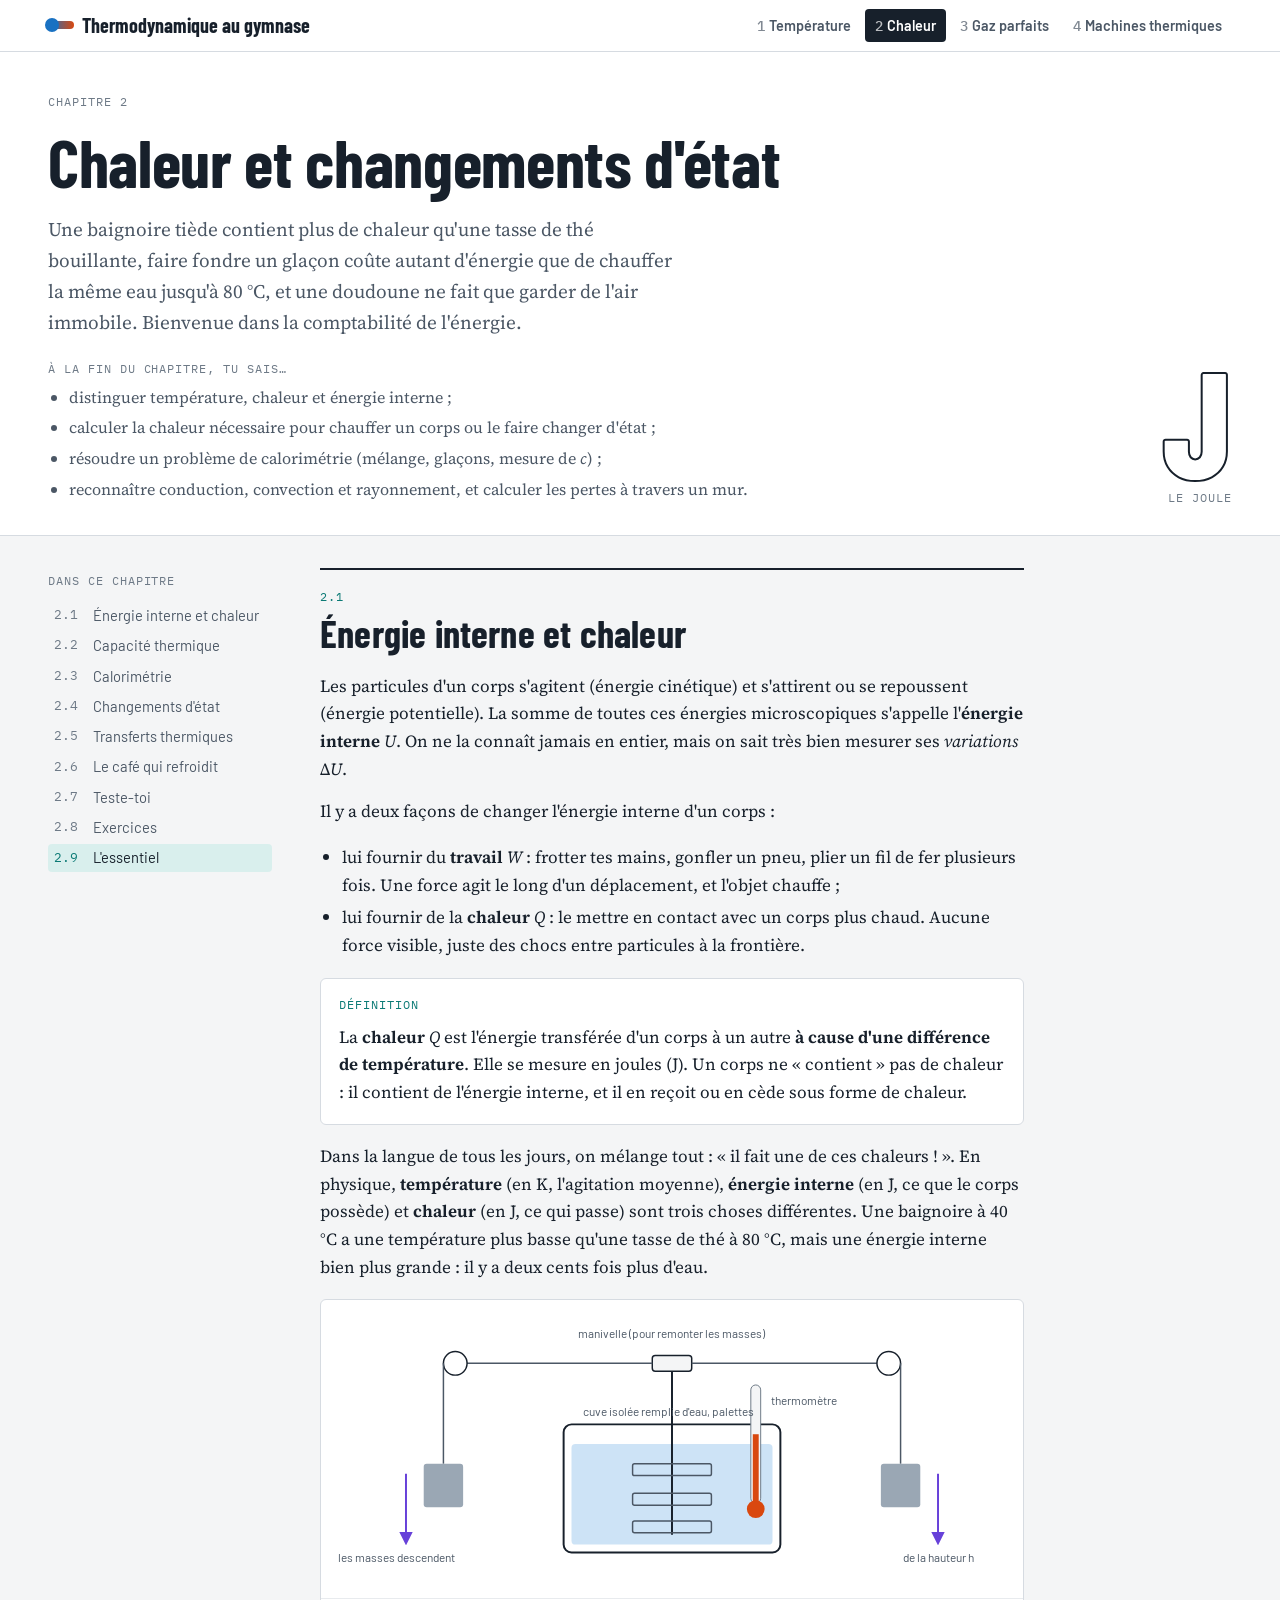
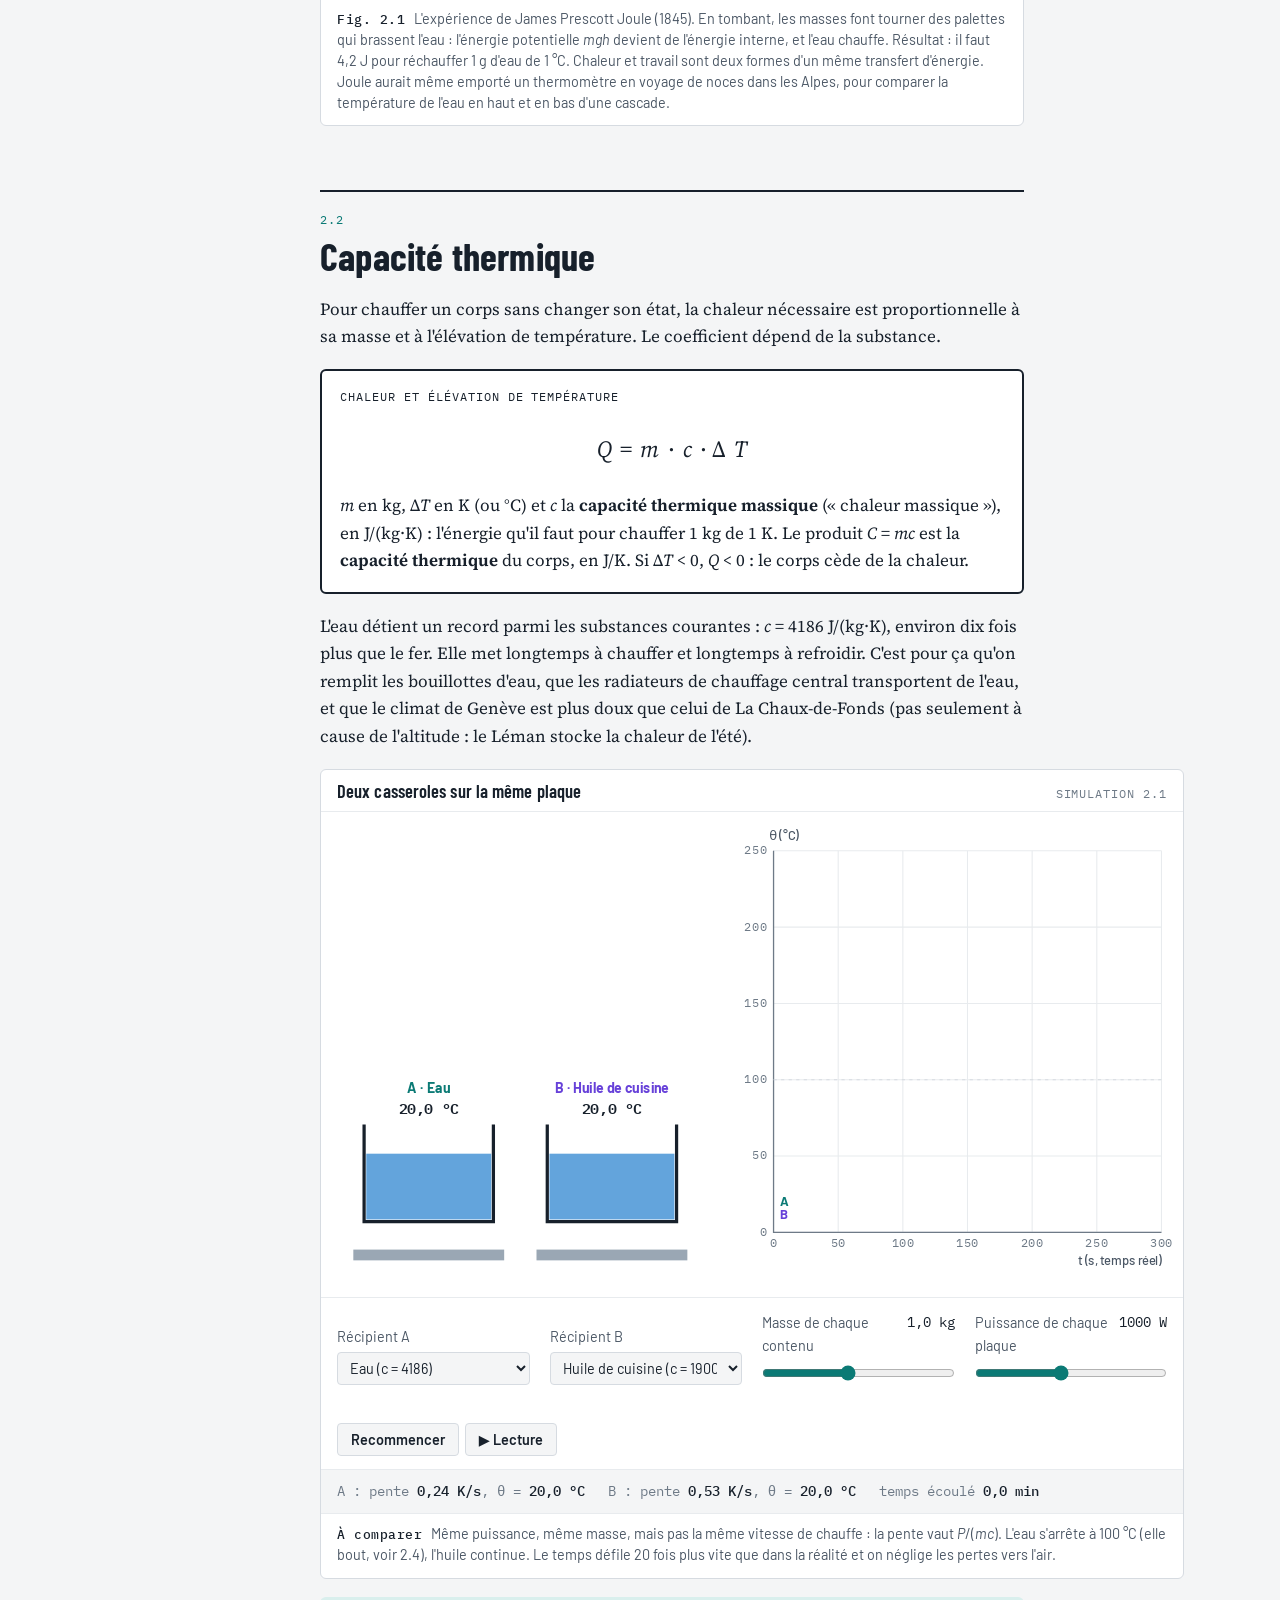
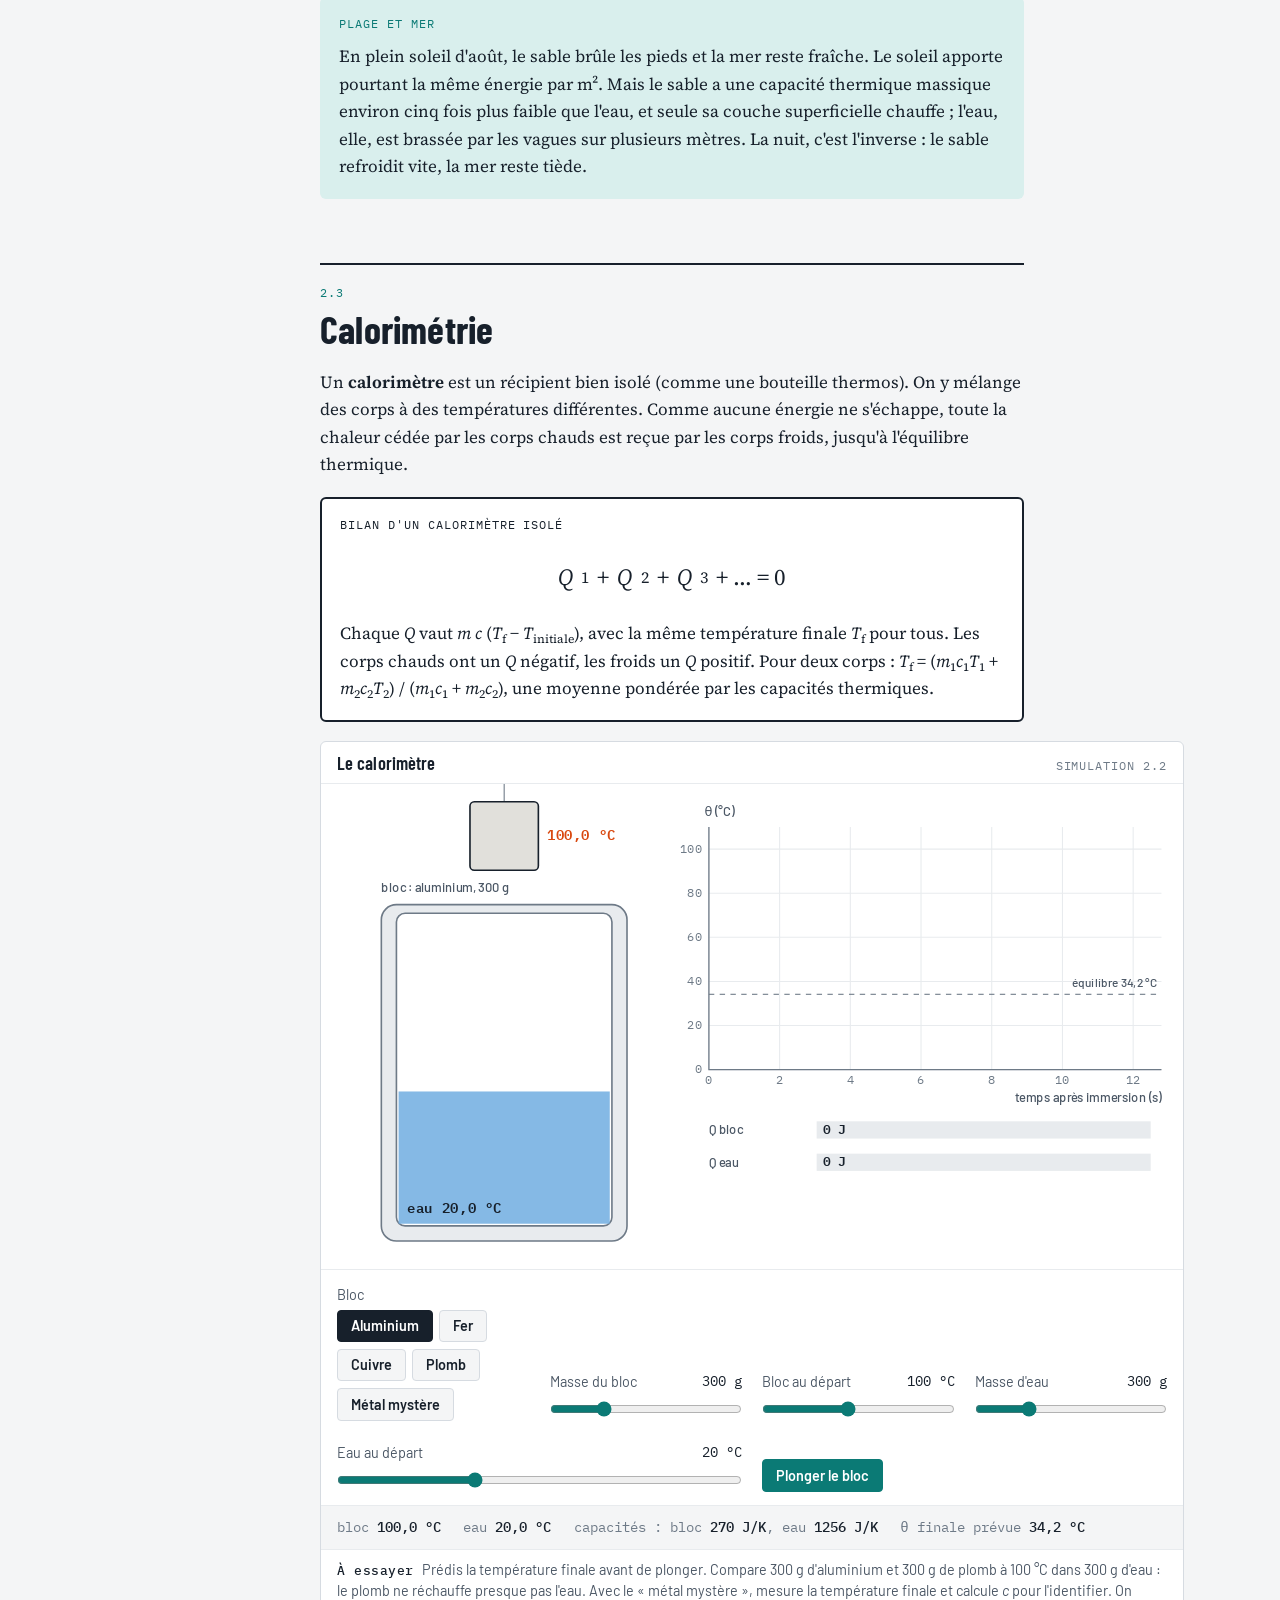
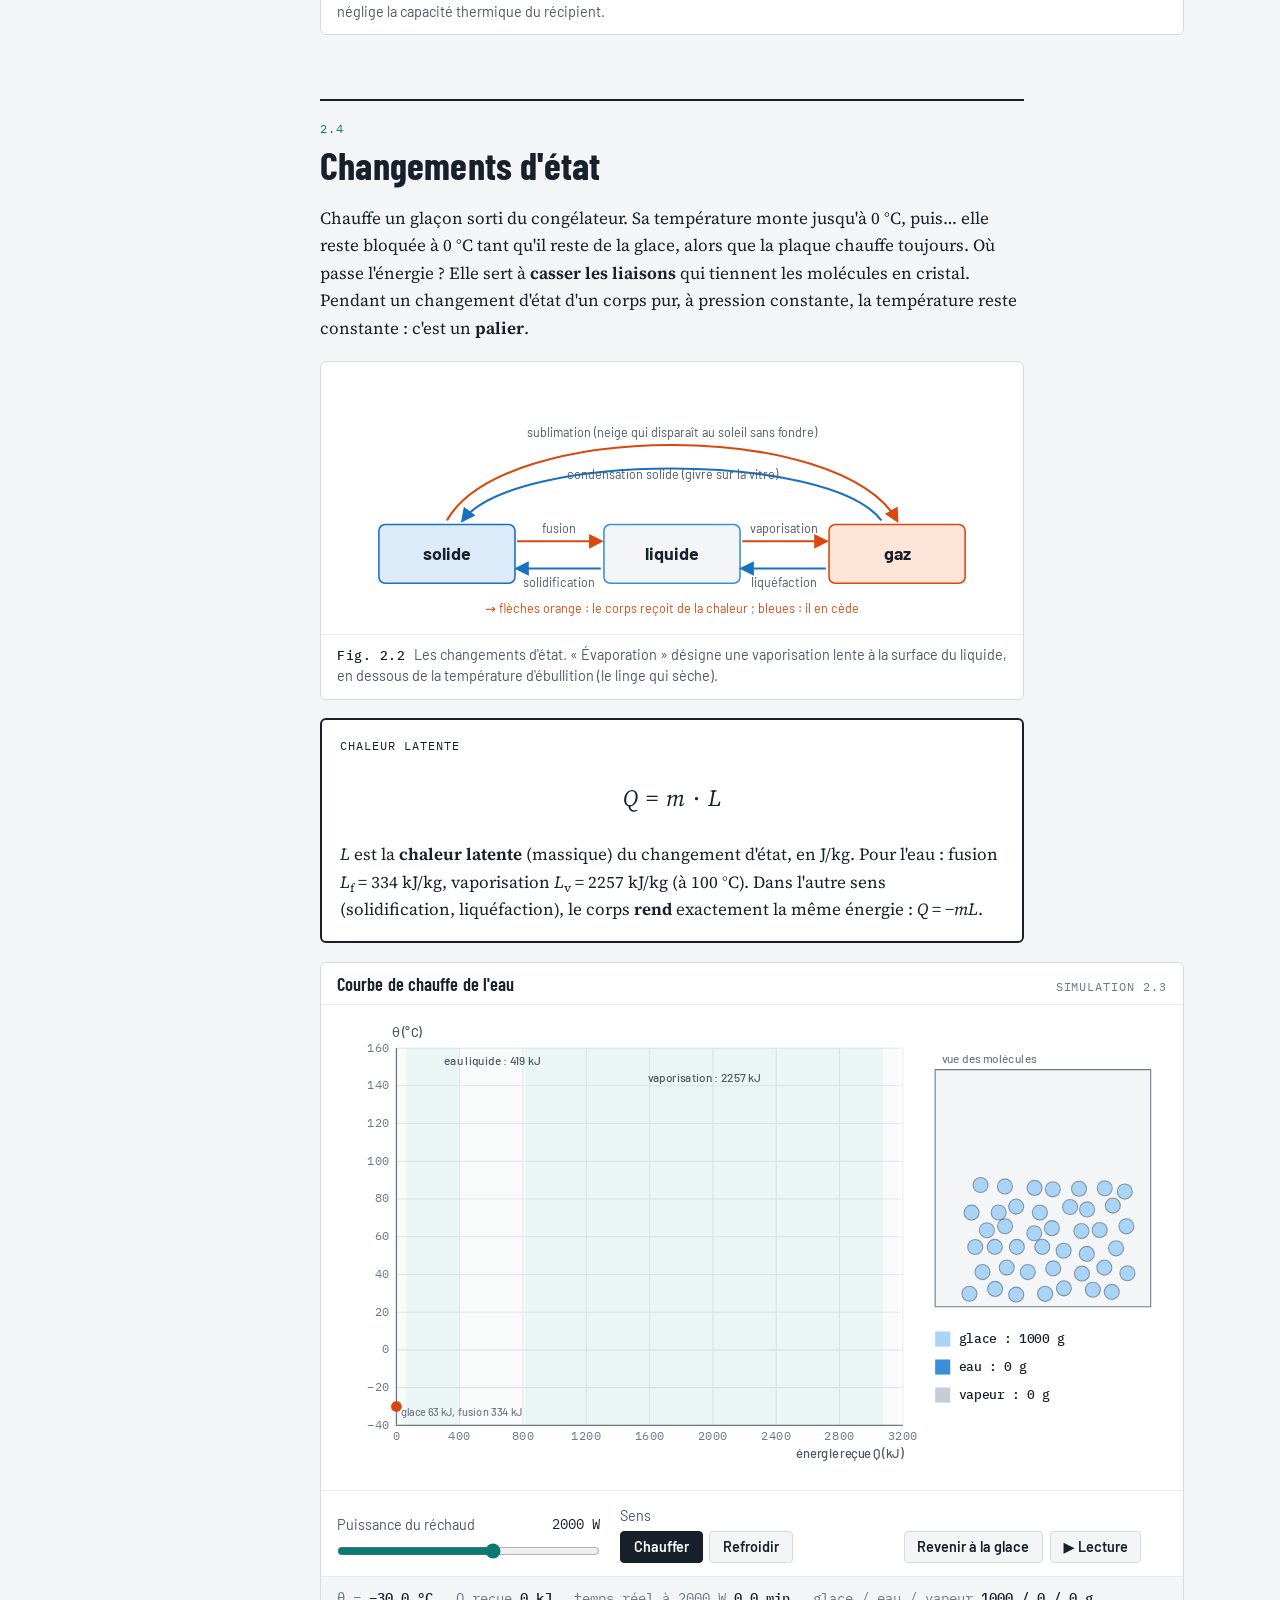
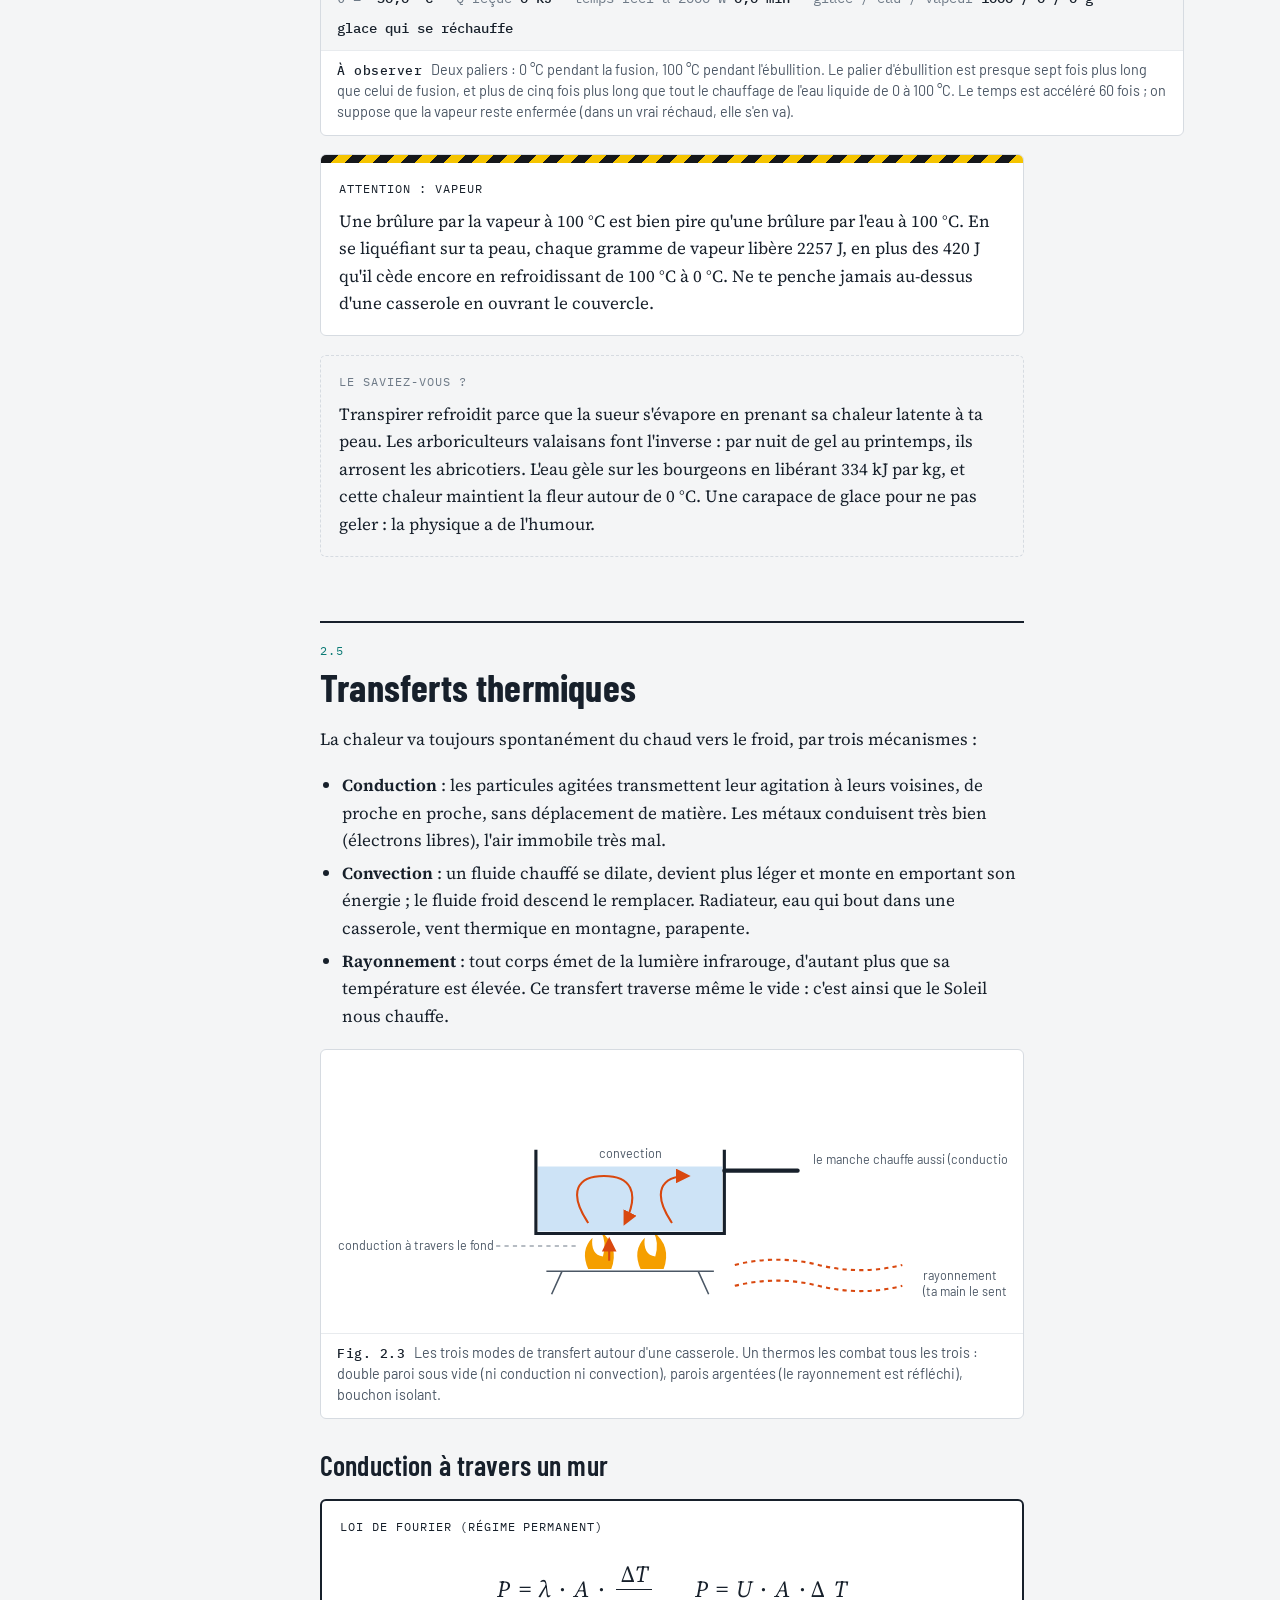
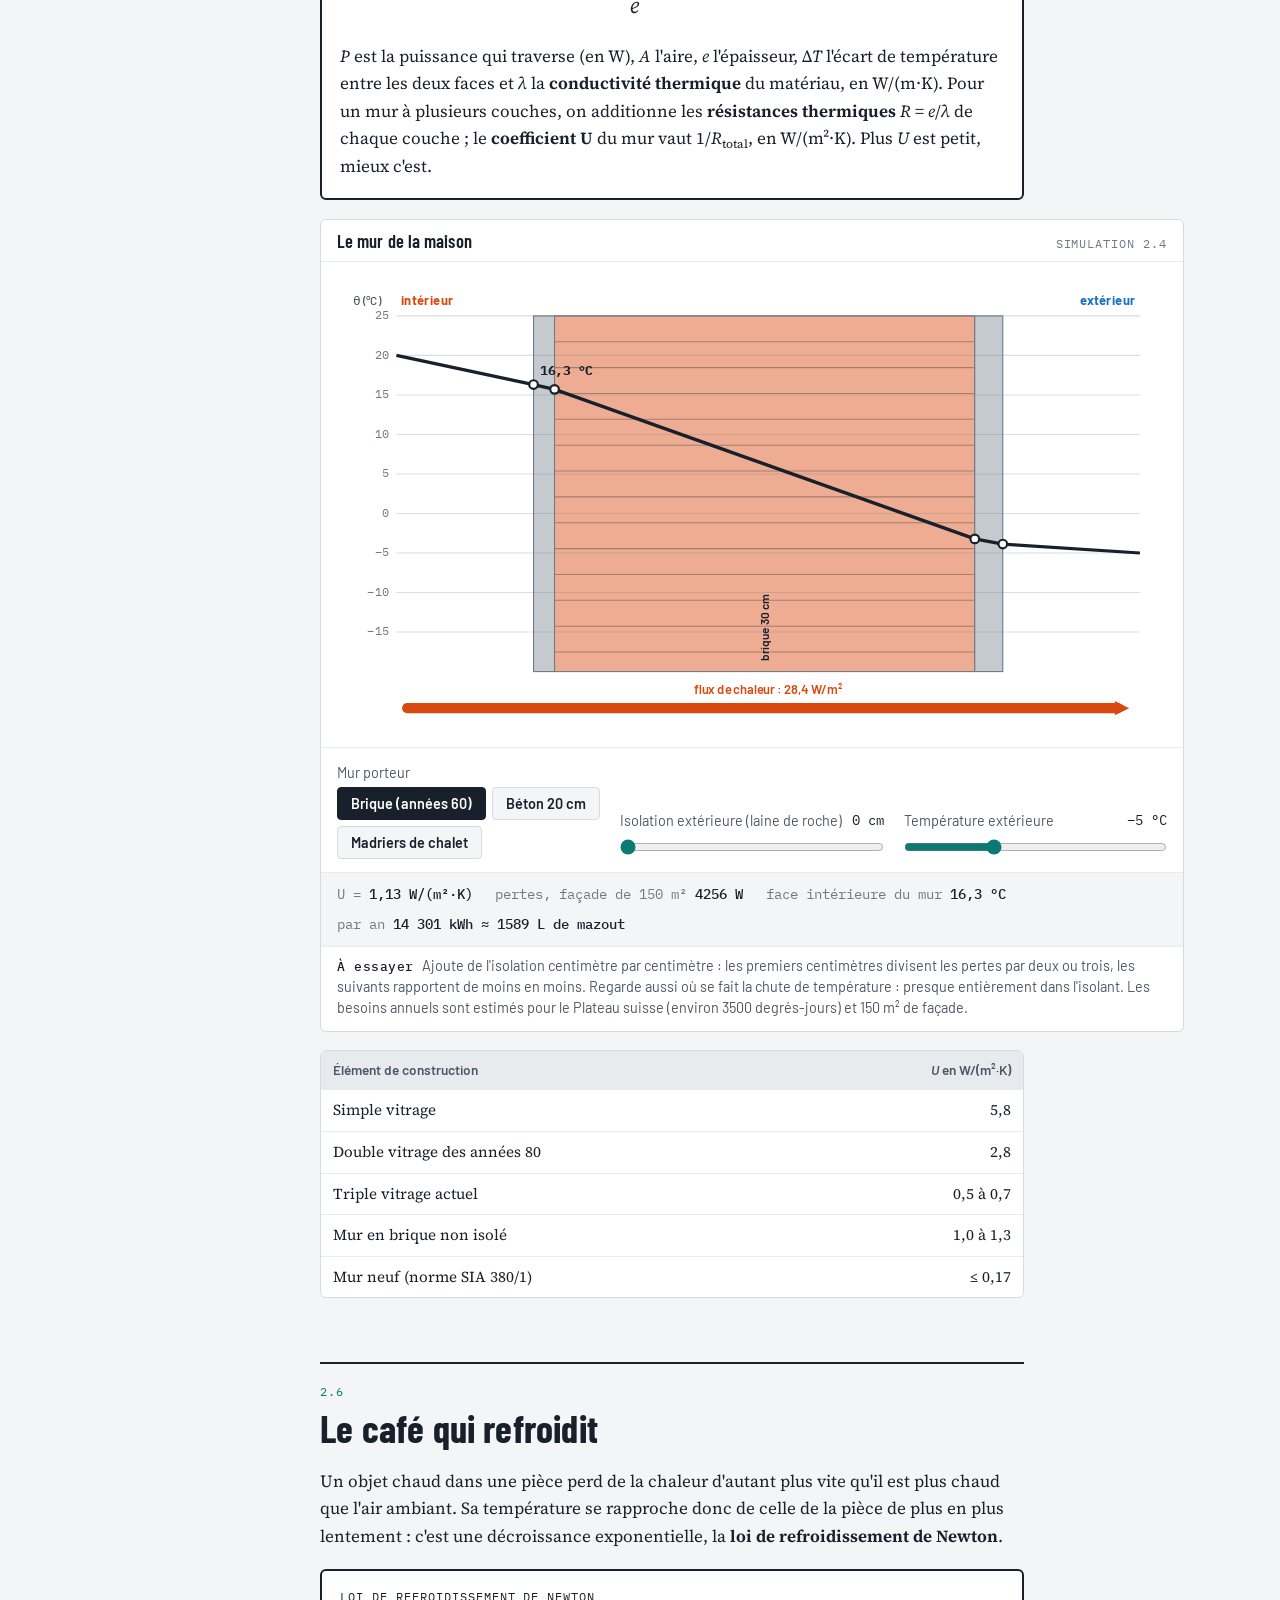
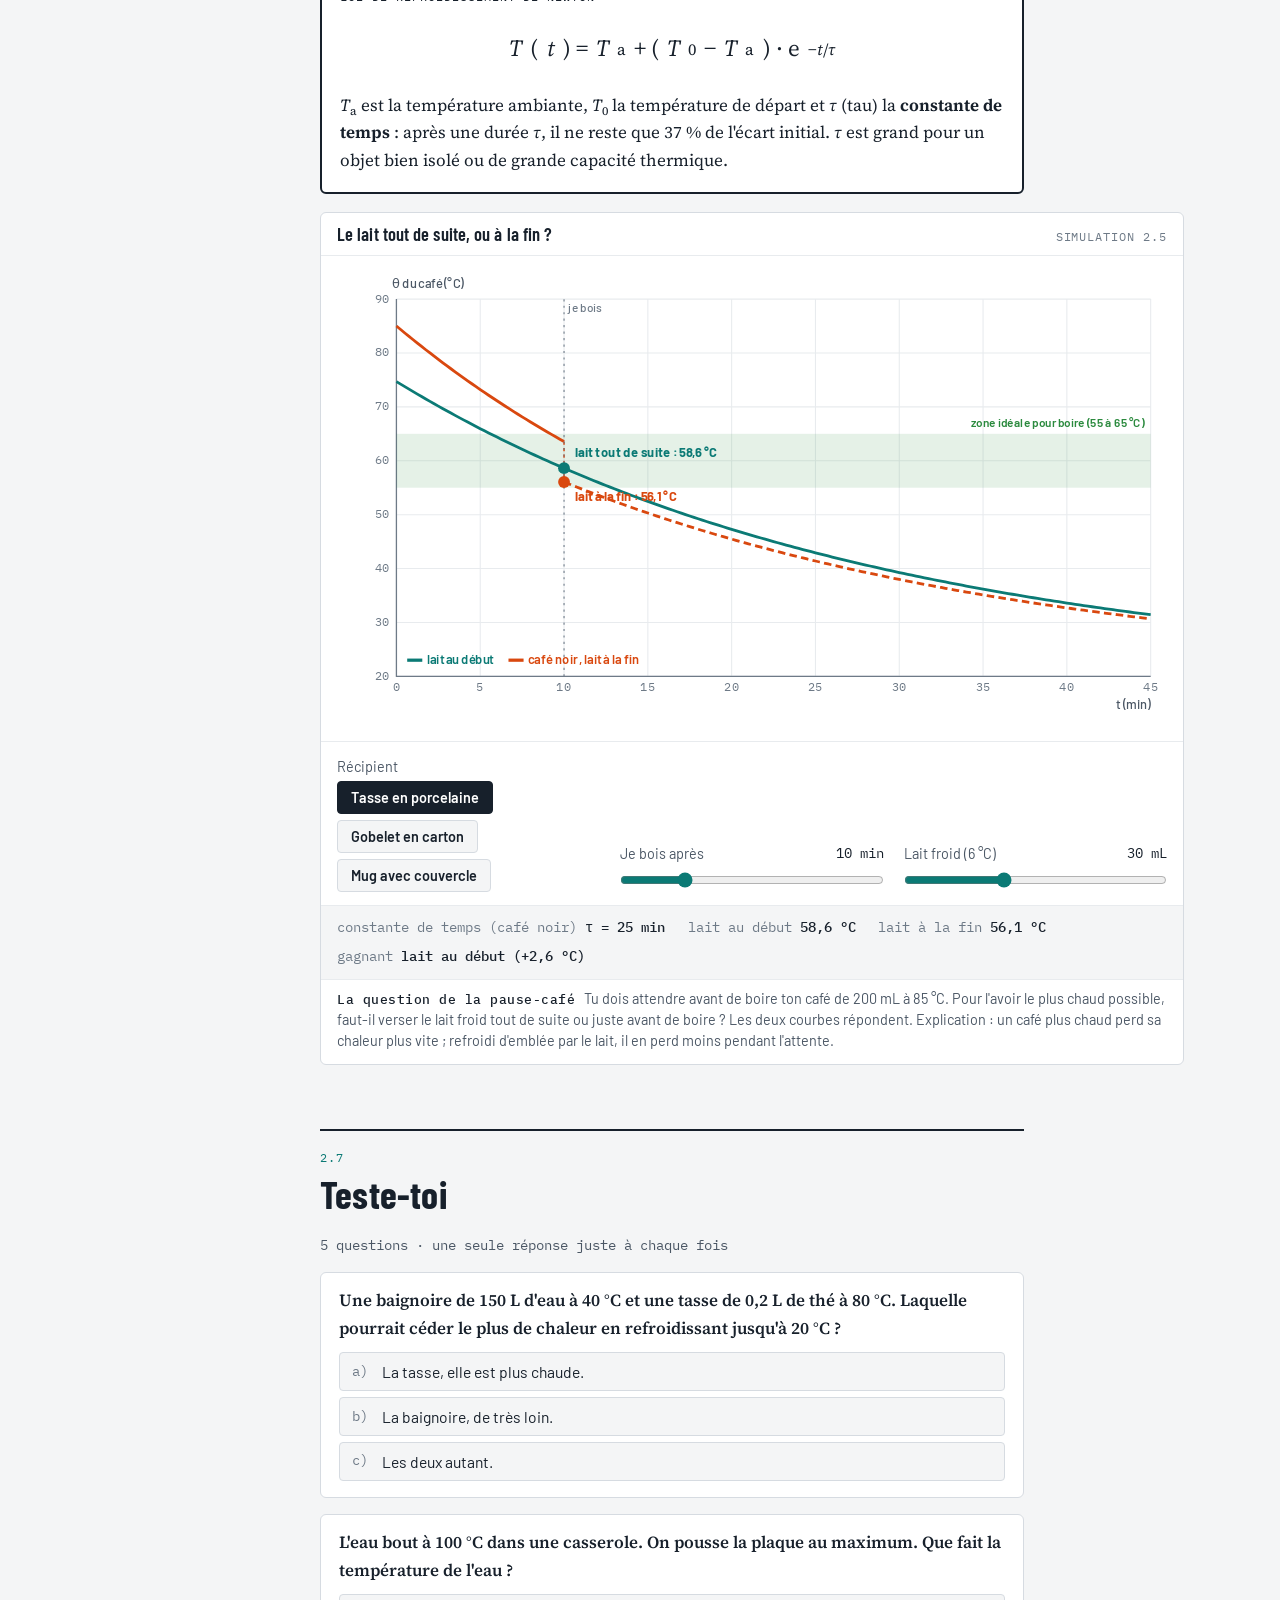
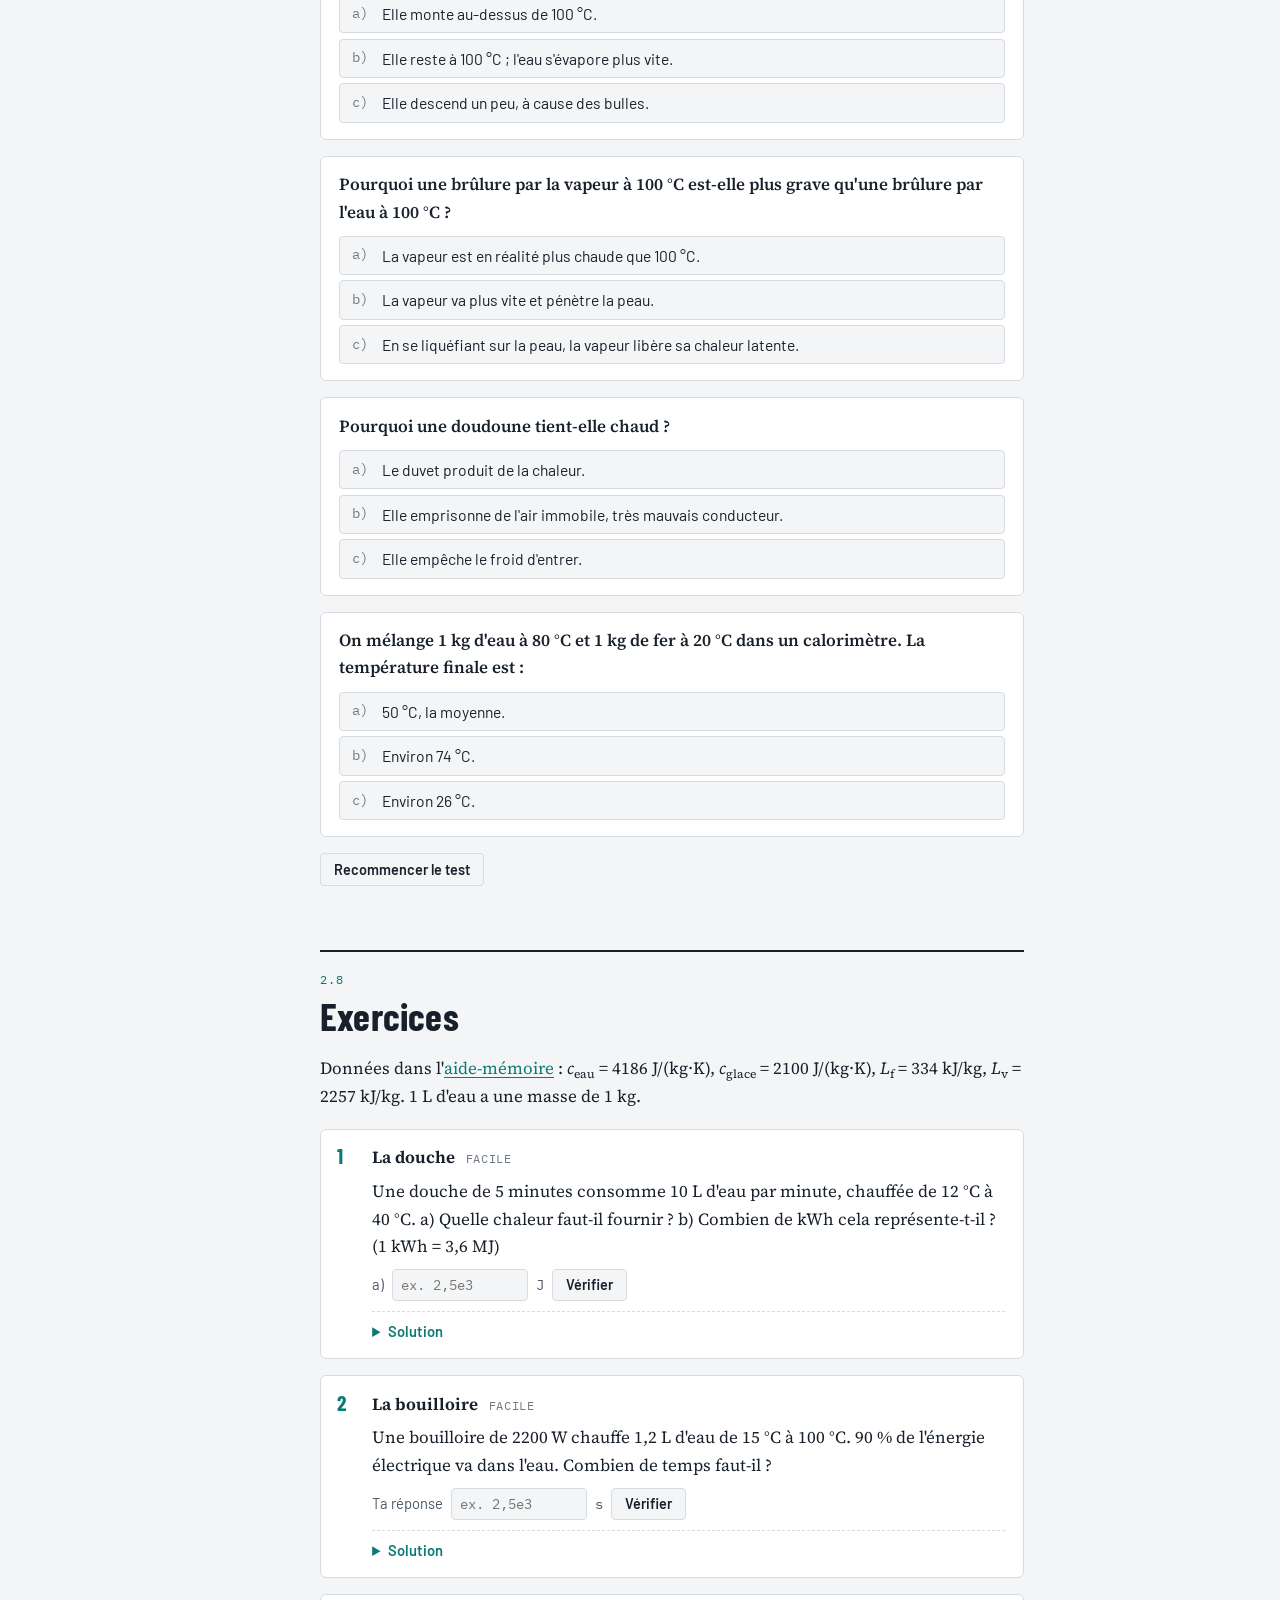
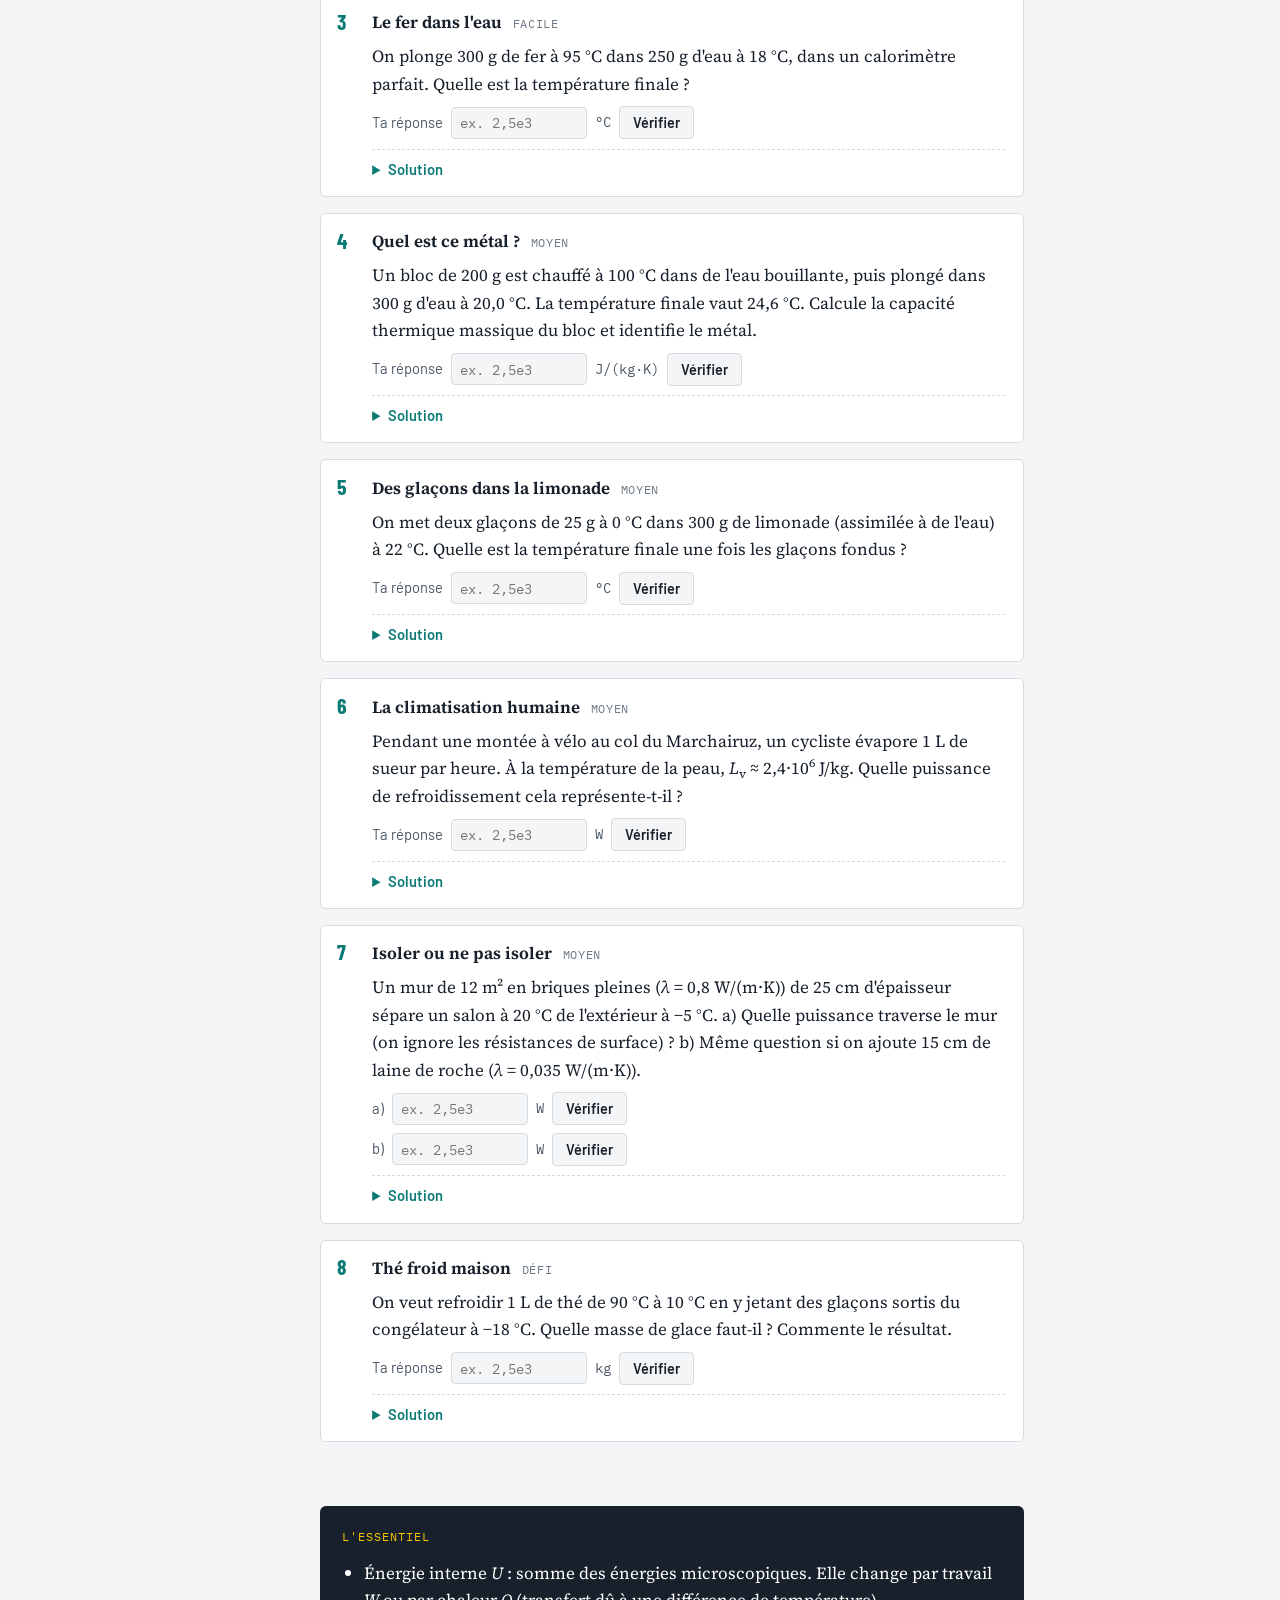
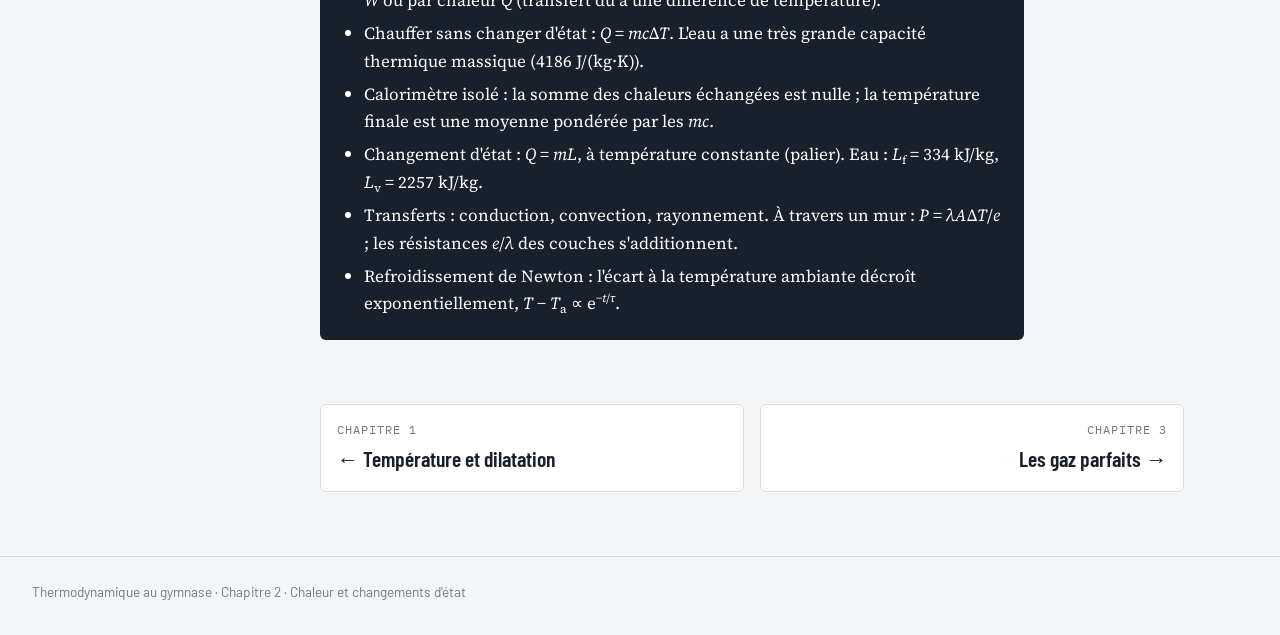
<file: cours-thermodynamique/2-chaleur.html>
<!doctype html>
<html lang="fr">
<head>
<meta charset="utf-8">
<meta name="viewport" content="width=device-width, initial-scale=1, viewport-fit=cover">
<title>2 · Chaleur et changements d'état — Thermodynamique au gymnase</title>
<meta name="claude:viewport-fit-sides" content="cover">
<link rel="preconnect" href="https://fonts.googleapis.com">
<link rel="preconnect" href="https://fonts.gstatic.com" crossorigin>
<link rel="stylesheet" href="https://fonts.googleapis.com/css2?family=Barlow+Condensed:wght@500;600;700;800&family=Barlow:wght@400;500;600&family=IBM+Plex+Mono:wght@400;500&family=Source+Serif+4:ital,opsz,wght@0,8..60,400;0,8..60,600;1,8..60,400&display=swap">
<link rel="stylesheet" href="assets/cours.css">
<style>
  .sel { font-family: var(--f-ui); font-size: 0.9rem; padding: 0.38rem 0.5rem; border: 1px solid var(--rule); border-radius: 4px; background: var(--paper); color: var(--ink); width: 100%; }
</style>
</head>
<body>

<svg width="0" height="0" aria-hidden="true" style="position:absolute">
  <defs>
    <marker id="ah-ink" viewBox="0 0 10 10" refX="8" refY="5" markerWidth="7" markerHeight="7" orient="auto-start-reverse"><path d="M0 0L10 5L0 10z" style="fill:var(--ink)"/></marker>
    <marker id="ah-hot" viewBox="0 0 10 10" refX="8" refY="5" markerWidth="7" markerHeight="7" orient="auto-start-reverse"><path d="M0 0L10 5L0 10z" style="fill:var(--hot)"/></marker>
    <marker id="ah-cold" viewBox="0 0 10 10" refX="8" refY="5" markerWidth="7" markerHeight="7" orient="auto-start-reverse"><path d="M0 0L10 5L0 10z" style="fill:var(--cold)"/></marker>
    <marker id="ah-work" viewBox="0 0 10 10" refX="8" refY="5" markerWidth="7" markerHeight="7" orient="auto-start-reverse"><path d="M0 0L10 5L0 10z" style="fill:var(--work)"/></marker>
  </defs>
</svg>

<header class="site-header">
  <div class="site-header__inner">
    <a class="brand" href="index.html"><span class="brand__thermo" aria-hidden="true"></span>Thermodynamique au gymnase</a>
    <nav class="chapnav" aria-label="Chapitres">
      <a href="1-temperature.html"><span class="n">1</span><span class="t">Température</span></a>
      <a href="2-chaleur.html" aria-current="page"><span class="n">2</span><span class="t">Chaleur</span></a>
      <a href="3-gaz-parfaits.html"><span class="n">3</span><span class="t">Gaz parfaits</span></a>
      <a href="4-machines-thermiques.html"><span class="n">4</span><span class="t">Machines thermiques</span></a>
    </nav>
  </div>
</header>

<section class="chapter-hero">
  <div class="chapter-hero__inner">
    <div class="chapter-hero__text">
      <span class="eyebrow">Chapitre 2</span>
      <h1>Chaleur et changements d'état</h1>
      <p class="lead">Une baignoire tiède contient plus de chaleur qu'une tasse de thé bouillante, faire fondre un glaçon coûte autant d'énergie que de chauffer la même eau jusqu'à 80 °C, et une doudoune ne fait que garder de l'air immobile. Bienvenue dans la comptabilité de l'énergie.</p>
      <div class="objectifs">
        <span class="label">À la fin du chapitre, tu sais…</span>
        <ul>
          <li>distinguer température, chaleur et énergie interne ;</li>
          <li>calculer la chaleur nécessaire pour chauffer un corps ou le faire changer d'état ;</li>
          <li>résoudre un problème de calorimétrie (mélange, glaçons, mesure de <i>c</i>) ;</li>
          <li>reconnaître conduction, convection et rayonnement, et calculer les pertes à travers un mur.</li>
        </ul>
      </div>
    </div>
    <div class="chapter-hero__unit" aria-hidden="true">J<small>le joule</small></div>
  </div>
</section>

<div class="layout">
  <details class="toc" open>
    <summary><span class="label">Dans ce chapitre</span></summary>
    <ol>
      <li><a href="#energie"><span class="n">2.1</span>Énergie interne et chaleur</a></li>
      <li><a href="#capacite"><span class="n">2.2</span>Capacité thermique</a></li>
      <li><a href="#calorimetrie"><span class="n">2.3</span>Calorimétrie</a></li>
      <li><a href="#etats"><span class="n">2.4</span>Changements d'état</a></li>
      <li><a href="#transferts"><span class="n">2.5</span>Transferts thermiques</a></li>
      <li><a href="#refroidir"><span class="n">2.6</span>Le café qui refroidit</a></li>
      <li><a href="#test"><span class="n">2.7</span>Teste-toi</a></li>
      <li><a href="#exercices"><span class="n">2.8</span>Exercices</a></li>
      <li><a href="#essentiel"><span class="n">2.9</span>L'essentiel</a></li>
    </ol>
  </details>

  <main class="content">

    <!-- 2.1 -->
    <section class="section" id="energie">
      <div class="section-head"><span class="label">2.1</span><h2>Énergie interne et chaleur</h2></div>
      <p>Les particules d'un corps s'agitent (énergie cinétique) et s'attirent ou se repoussent (énergie potentielle). La somme de toutes ces énergies microscopiques s'appelle l'<strong>énergie interne</strong> <i>U</i>. On ne la connaît jamais en entier, mais on sait très bien mesurer ses <em>variations</em> Δ<i>U</i>.</p>
      <p>Il y a deux façons de changer l'énergie interne d'un corps :</p>
      <ul>
        <li>lui fournir du <strong>travail</strong> <i>W</i> : frotter tes mains, gonfler un pneu, plier un fil de fer plusieurs fois. Une force agit le long d'un déplacement, et l'objet chauffe ;</li>
        <li>lui fournir de la <strong>chaleur</strong> <i>Q</i> : le mettre en contact avec un corps plus chaud. Aucune force visible, juste des chocs entre particules à la frontière.</li>
      </ul>
      <div class="box box--def">
        <span class="label">Définition</span>
        <p>La <strong>chaleur</strong> <i>Q</i> est l'énergie transférée d'un corps à un autre <strong>à cause d'une différence de température</strong>. Elle se mesure en joules (J). Un corps ne « contient » pas de chaleur : il contient de l'énergie interne, et il en reçoit ou en cède sous forme de chaleur.</p>
      </div>
      <p>Dans la langue de tous les jours, on mélange tout : « il fait une de ces chaleurs ! ». En physique, <strong>température</strong> (en K, l'agitation moyenne), <strong>énergie interne</strong> (en J, ce que le corps possède) et <strong>chaleur</strong> (en J, ce qui passe) sont trois choses différentes. Une baignoire à 40 °C a une température plus basse qu'une tasse de thé à 80 °C, mais une énergie interne bien plus grande : il y a deux cents fois plus d'eau.</p>

      <figure class="fig">
        <div class="fig__body">
          <svg viewBox="0 0 680 270" role="img" aria-label="L'expérience de Joule : deux masses qui descendent font tourner des palettes dans un récipient d'eau isolé ; un thermomètre mesure l'échauffement de l'eau.">
            <rect x="230" y="110" width="220" height="130" rx="8" class="fill-card" style="stroke:var(--ink);stroke-width:2"/>
            <rect x="238" y="130" width="204" height="102" rx="4" style="fill:var(--water);opacity:0.25"/>
            <line x1="340" y1="40" x2="340" y2="222" class="stroke"/>
            <g class="stroke-2">
              <rect x="300" y="150" width="80" height="12" rx="2"/>
              <rect x="300" y="180" width="80" height="12" rx="2"/>
              <rect x="300" y="208" width="80" height="12" rx="2"/>
            </g>
            <rect x="320" y="40" width="40" height="16" rx="3" class="fill-paper" style="stroke:var(--ink);stroke-width:1.5"/>
            <path d="M320 48 H 130 M360 48 H 550" class="stroke-2"/>
            <circle cx="120" cy="48" r="12" class="fill-card" style="stroke:var(--ink);stroke-width:1.5"/>
            <circle cx="560" cy="48" r="12" class="fill-card" style="stroke:var(--ink);stroke-width:1.5"/>
            <line x1="108" y1="48" x2="108" y2="150" class="stroke-2"/>
            <line x1="572" y1="48" x2="572" y2="150" class="stroke-2"/>
            <rect x="88" y="150" width="40" height="44" rx="3" class="fill-metal"/>
            <rect x="552" y="150" width="40" height="44" rx="3" class="fill-metal"/>
            <line x1="70" y1="160" x2="70" y2="230" class="stroke-work" marker-end="url(#ah-work)"/>
            <line x1="610" y1="160" x2="610" y2="230" class="stroke-work" marker-end="url(#ah-work)"/>
            <text x="60" y="250" class="t-small" text-anchor="middle">les masses descendent</text>
            <text x="610" y="250" class="t-small" text-anchor="middle">de la hauteur h</text>
            <rect x="420" y="70" width="10" height="120" rx="5" class="fill-paper" style="stroke:var(--ink-3)"/>
            <rect x="422" y="120" width="6" height="68" class="fill-hot"/>
            <circle cx="425" cy="196" r="9" class="fill-hot"/>
            <text x="440" y="90" class="t-small">thermomètre</text>
            <text x="250" y="102" class="t-small">cuve isolée remplie d'eau, palettes</text>
            <text x="340" y="22" class="t-small" text-anchor="middle">manivelle (pour remonter les masses)</text>
          </svg>
        </div>
        <figcaption><b>Fig. 2.1</b> L'expérience de James Prescott Joule (1845). En tombant, les masses font tourner des palettes qui brassent l'eau : l'énergie potentielle <i>mgh</i> devient de l'énergie interne, et l'eau chauffe. Résultat : il faut 4,2 J pour réchauffer 1 g d'eau de 1 °C. Chaleur et travail sont deux formes d'un même transfert d'énergie. Joule aurait même emporté un thermomètre en voyage de noces dans les Alpes, pour comparer la température de l'eau en haut et en bas d'une cascade.</figcaption>
      </figure>
    </section>

    <!-- 2.2 -->
    <section class="section" id="capacite">
      <div class="section-head"><span class="label">2.2</span><h2>Capacité thermique</h2></div>
      <p>Pour chauffer un corps sans changer son état, la chaleur nécessaire est proportionnelle à sa masse et à l'élévation de température. Le coefficient dépend de la substance.</p>
      <div class="box box--loi">
        <span class="label">Chaleur et élévation de température</span>
        <div class="formula"><span class="eq"><i>Q</i> = <i>m</i> · <i>c</i> · Δ<i>T</i></span></div>
        <p><i>m</i> en kg, Δ<i>T</i> en K (ou °C) et <i>c</i> la <strong>capacité thermique massique</strong> (« chaleur massique »), en J/(kg·K) : l'énergie qu'il faut pour chauffer 1 kg de 1 K. Le produit <i>C</i> = <i>mc</i> est la <strong>capacité thermique</strong> du corps, en J/K. Si Δ<i>T</i> &lt; 0, <i>Q</i> &lt; 0 : le corps cède de la chaleur.</p>
      </div>
      <p>L'eau détient un record parmi les substances courantes : <i>c</i> = 4186 J/(kg·K), environ dix fois plus que le fer. Elle met longtemps à chauffer et longtemps à refroidir. C'est pour ça qu'on remplit les bouillottes d'eau, que les radiateurs de chauffage central transportent de l'eau, et que le climat de Genève est plus doux que celui de La Chaux-de-Fonds (pas seulement à cause de l'altitude : le Léman stocke la chaleur de l'été).</p>

      <figure class="anim wide" id="anim-casseroles">
        <div class="anim__head"><h4>Deux casseroles sur la même plaque</h4><span class="label">Simulation 2.1</span></div>
        <div class="anim__stage"><canvas class="anim-canvas" id="cv-cas" style="--ar: 16 / 9; --ar-m: 4 / 5" aria-label="Deux récipients chauffés avec la même puissance ; un graphique compare l'évolution de leurs températures."></canvas></div>
        <div class="controls">
          <div class="ctrl"><label for="cas-a">Récipient A</label><select class="sel" id="cas-a"></select></div>
          <div class="ctrl"><label for="cas-b">Récipient B</label><select class="sel" id="cas-b"></select></div>
          <div class="ctrl"><label for="cas-m"><span>Masse de chaque contenu</span><output for="cas-m"></output></label><input type="range" id="cas-m" min="0.2" max="2" step="0.1" value="1"></div>
          <div class="ctrl"><label for="cas-p"><span>Puissance de chaque plaque</span><output for="cas-p"></output></label><input type="range" id="cas-p" min="200" max="2000" step="100" value="1000"></div>
          <div class="ctrl"><span class="ctrl__name">&nbsp;</span><div class="btns"><button class="btn" type="button" id="cas-reset">Recommencer</button><button class="btn" type="button" id="cas-play"></button></div></div>
        </div>
        <div class="readouts" id="cas-read"></div>
        <figcaption><b>À comparer</b> Même puissance, même masse, mais pas la même vitesse de chauffe : la pente vaut <i>P</i>/(<i>mc</i>). L'eau s'arrête à 100 °C (elle bout, voir 2.4), l'huile continue. Le temps défile 20 fois plus vite que dans la réalité et on néglige les pertes vers l'air.</figcaption>
      </figure>

      <div class="box box--ex">
        <span class="label">Plage et mer</span>
        <p>En plein soleil d'août, le sable brûle les pieds et la mer reste fraîche. Le soleil apporte pourtant la même énergie par m². Mais le sable a une capacité thermique massique environ cinq fois plus faible que l'eau, et seule sa couche superficielle chauffe ; l'eau, elle, est brassée par les vagues sur plusieurs mètres. La nuit, c'est l'inverse : le sable refroidit vite, la mer reste tiède.</p>
      </div>
    </section>

    <!-- 2.3 -->
    <section class="section" id="calorimetrie">
      <div class="section-head"><span class="label">2.3</span><h2>Calorimétrie</h2></div>
      <p>Un <strong>calorimètre</strong> est un récipient bien isolé (comme une bouteille thermos). On y mélange des corps à des températures différentes. Comme aucune énergie ne s'échappe, toute la chaleur cédée par les corps chauds est reçue par les corps froids, jusqu'à l'équilibre thermique.</p>
      <div class="box box--loi">
        <span class="label">Bilan d'un calorimètre isolé</span>
        <div class="formula"><span class="eq"><i>Q</i><sub>1</sub> + <i>Q</i><sub>2</sub> + <i>Q</i><sub>3</sub> + … = 0</span></div>
        <p>Chaque <i>Q</i> vaut <i>m c</i> (<i>T</i><sub>f</sub> − <i>T</i><sub>initiale</sub>), avec la même température finale <i>T</i><sub>f</sub> pour tous. Les corps chauds ont un <i>Q</i> négatif, les froids un <i>Q</i> positif. Pour deux corps : <i>T</i><sub>f</sub> = (<i>m</i><sub>1</sub><i>c</i><sub>1</sub><i>T</i><sub>1</sub> + <i>m</i><sub>2</sub><i>c</i><sub>2</sub><i>T</i><sub>2</sub>) / (<i>m</i><sub>1</sub><i>c</i><sub>1</sub> + <i>m</i><sub>2</sub><i>c</i><sub>2</sub>), une moyenne pondérée par les capacités thermiques.</p>
      </div>

      <figure class="anim wide" id="anim-calo">
        <div class="anim__head"><h4>Le calorimètre</h4><span class="label">Simulation 2.2</span></div>
        <div class="anim__stage"><canvas class="anim-canvas" id="cv-calo" style="--ar: 16 / 9; --ar-m: 4 / 5" aria-label="Un bloc de métal chaud est plongé dans l'eau d'un calorimètre ; les deux températures se rejoignent et des barres comparent les chaleurs échangées."></canvas></div>
        <div class="controls">
          <div class="ctrl">
            <span class="ctrl__name">Bloc</span>
            <div class="btns" id="calo-met">
              <button class="btn" type="button" data-value="al" aria-pressed="true">Aluminium</button>
              <button class="btn" type="button" data-value="fe">Fer</button>
              <button class="btn" type="button" data-value="cu">Cuivre</button>
              <button class="btn" type="button" data-value="pb">Plomb</button>
              <button class="btn" type="button" data-value="x">Métal mystère</button>
            </div>
          </div>
          <div class="ctrl"><label for="calo-mb"><span>Masse du bloc</span><output for="calo-mb"></output></label><input type="range" id="calo-mb" min="50" max="1000" step="10" value="300"></div>
          <div class="ctrl"><label for="calo-tb"><span>Bloc au départ</span><output for="calo-tb"></output></label><input type="range" id="calo-tb" min="20" max="200" step="1" value="100"></div>
          <div class="ctrl"><label for="calo-me"><span>Masse d'eau</span><output for="calo-me"></output></label><input type="range" id="calo-me" min="50" max="1000" step="10" value="300"></div>
          <div class="ctrl"><label for="calo-te"><span>Eau au départ</span><output for="calo-te"></output></label><input type="range" id="calo-te" min="0" max="60" step="1" value="20"></div>
          <div class="ctrl"><span class="ctrl__name">&nbsp;</span><div class="btns"><button class="btn btn--primary" type="button" id="calo-go">Plonger le bloc</button><button class="btn" type="button" id="calo-rev" hidden>Révéler le métal</button></div></div>
        </div>
        <div class="readouts" id="calo-read"></div>
        <figcaption><b>À essayer</b> Prédis la température finale avant de plonger. Compare 300 g d'aluminium et 300 g de plomb à 100 °C dans 300 g d'eau : le plomb ne réchauffe presque pas l'eau. Avec le « métal mystère », mesure la température finale et calcule <i>c</i> pour l'identifier. On néglige la capacité thermique du récipient.</figcaption>
      </figure>
    </section>

    <!-- 2.4 -->
    <section class="section" id="etats">
      <div class="section-head"><span class="label">2.4</span><h2>Changements d'état</h2></div>
      <p>Chauffe un glaçon sorti du congélateur. Sa température monte jusqu'à 0 °C, puis… elle reste bloquée à 0 °C tant qu'il reste de la glace, alors que la plaque chauffe toujours. Où passe l'énergie ? Elle sert à <strong>casser les liaisons</strong> qui tiennent les molécules en cristal. Pendant un changement d'état d'un corps pur, à pression constante, la température reste constante : c'est un <strong>palier</strong>.</p>

      <figure class="fig">
        <div class="fig__body">
          <svg viewBox="0 0 640 230" role="img" aria-label="Les trois états de la matière et les six changements d'état qui les relient.">
            <rect x="40" y="140" width="130" height="56" rx="6" class="fill-cold-soft" style="stroke:var(--cold);stroke-width:1.5"/>
            <text x="105" y="174" text-anchor="middle" class="t-strong">solide</text>
            <rect x="255" y="140" width="130" height="56" rx="6" class="fill-paper" style="stroke:var(--water);stroke-width:1.5"/>
            <text x="320" y="174" text-anchor="middle" class="t-strong">liquide</text>
            <rect x="470" y="140" width="130" height="56" rx="6" class="fill-hot-soft" style="stroke:var(--hot);stroke-width:1.5"/>
            <text x="535" y="174" text-anchor="middle" class="t-strong">gaz</text>
            <path d="M172 156 H 252" class="stroke-hot" marker-end="url(#ah-hot)"/>
            <text x="212" y="148" text-anchor="middle" class="t-small">fusion</text>
            <path d="M252 182 H 172" class="stroke-cold" marker-end="url(#ah-cold)"/>
            <text x="212" y="200" text-anchor="middle" class="t-small">solidification</text>
            <path d="M387 156 H 467" class="stroke-hot" marker-end="url(#ah-hot)"/>
            <text x="427" y="148" text-anchor="middle" class="t-small">vaporisation</text>
            <path d="M467 182 H 387" class="stroke-cold" marker-end="url(#ah-cold)"/>
            <text x="427" y="200" text-anchor="middle" class="t-small">liquéfaction</text>
            <path d="M105 136 C 160 40, 480 40, 535 136" class="stroke-hot" marker-end="url(#ah-hot)"/>
            <text x="320" y="56" text-anchor="middle" class="t-small">sublimation (neige qui disparaît au soleil sans fondre)</text>
            <path d="M520 136 C 470 70, 170 70, 120 136" class="stroke-cold" marker-end="url(#ah-cold)"/>
            <text x="320" y="96" text-anchor="middle" class="t-small">condensation solide (givre sur la vitre)</text>
            <text x="320" y="224" text-anchor="middle" class="t-small t-hot">→ flèches orange : le corps reçoit de la chaleur ; bleues : il en cède</text>
          </svg>
        </div>
        <figcaption><b>Fig. 2.2</b> Les changements d'état. « Évaporation » désigne une vaporisation lente à la surface du liquide, en dessous de la température d'ébullition (le linge qui sèche).</figcaption>
      </figure>

      <div class="box box--loi">
        <span class="label">Chaleur latente</span>
        <div class="formula"><span class="eq"><i>Q</i> = <i>m</i> · <i>L</i></span></div>
        <p><i>L</i> est la <strong>chaleur latente</strong> (massique) du changement d'état, en J/kg. Pour l'eau : fusion <i>L</i><sub>f</sub> = 334 kJ/kg, vaporisation <i>L</i><sub>v</sub> = 2257 kJ/kg (à 100 °C). Dans l'autre sens (solidification, liquéfaction), le corps <strong>rend</strong> exactement la même énergie : <i>Q</i> = −<i>mL</i>.</p>
      </div>

      <figure class="anim wide" id="anim-chauffe">
        <div class="anim__head"><h4>Courbe de chauffe de l'eau</h4><span class="label">Simulation 2.3</span></div>
        <div class="anim__stage"><canvas class="anim-canvas" id="cv-chauffe" style="--ar: 16 / 9; --ar-m: 4 / 5" aria-label="Température d'un kilogramme d'eau, partant de la glace à moins 30 degrés, en fonction de l'énergie reçue, avec deux paliers. Une vue des molécules montre l'état."></canvas></div>
        <div class="controls">
          <div class="ctrl"><label for="ch-p"><span>Puissance du réchaud</span><output for="ch-p"></output></label><input type="range" id="ch-p" min="500" max="3000" step="100" value="2000"></div>
          <div class="ctrl">
            <span class="ctrl__name">Sens</span>
            <div class="btns" id="ch-sens">
              <button class="btn" type="button" data-value="1" aria-pressed="true">Chauffer</button>
              <button class="btn" type="button" data-value="-1">Refroidir</button>
            </div>
          </div>
          <div class="ctrl"><span class="ctrl__name">&nbsp;</span><div class="btns"><button class="btn" type="button" id="ch-reset">Revenir à la glace</button><button class="btn" type="button" id="ch-play"></button></div></div>
        </div>
        <div class="readouts" id="ch-read"></div>
        <figcaption><b>À observer</b> Deux paliers : 0 °C pendant la fusion, 100 °C pendant l'ébullition. Le palier d'ébullition est presque sept fois plus long que celui de fusion, et plus de cinq fois plus long que tout le chauffage de l'eau liquide de 0 à 100 °C. Le temps est accéléré 60 fois ; on suppose que la vapeur reste enfermée (dans un vrai réchaud, elle s'en va).</figcaption>
      </figure>

      <div class="box box--warn">
        <span class="label">Attention : vapeur</span>
        <p>Une brûlure par la vapeur à 100 °C est bien pire qu'une brûlure par l'eau à 100 °C. En se liquéfiant sur ta peau, chaque gramme de vapeur libère 2257 J, en plus des 420 J qu'il cède encore en refroidissant de 100 °C à 0 °C. Ne te penche jamais au-dessus d'une casserole en ouvrant le couvercle.</p>
      </div>
      <div class="box box--fun">
        <span class="label">Le saviez-vous ?</span>
        <p>Transpirer refroidit parce que la sueur s'évapore en prenant sa chaleur latente à ta peau. Les arboriculteurs valaisans font l'inverse : par nuit de gel au printemps, ils arrosent les abricotiers. L'eau gèle sur les bourgeons en libérant 334 kJ par kg, et cette chaleur maintient la fleur autour de 0 °C. Une carapace de glace pour ne pas geler : la physique a de l'humour.</p>
      </div>
    </section>

    <!-- 2.5 -->
    <section class="section" id="transferts">
      <div class="section-head"><span class="label">2.5</span><h2>Transferts thermiques</h2></div>
      <p>La chaleur va toujours spontanément du chaud vers le froid, par trois mécanismes :</p>
      <ul>
        <li><strong>Conduction</strong> : les particules agitées transmettent leur agitation à leurs voisines, de proche en proche, sans déplacement de matière. Les métaux conduisent très bien (électrons libres), l'air immobile très mal.</li>
        <li><strong>Convection</strong> : un fluide chauffé se dilate, devient plus léger et monte en emportant son énergie ; le fluide froid descend le remplacer. Radiateur, eau qui bout dans une casserole, vent thermique en montagne, parapente.</li>
        <li><strong>Rayonnement</strong> : tout corps émet de la lumière infrarouge, d'autant plus que sa température est élevée. Ce transfert traverse même le vide : c'est ainsi que le Soleil nous chauffe.</li>
      </ul>

      <figure class="fig">
        <div class="fig__body">
          <svg viewBox="0 0 640 240" role="img" aria-label="Une casserole sur un feu illustre les trois transferts : conduction à travers le fond, convection dans l'eau, rayonnement vers une main placée à côté.">
            <path d="M200 196 h 160 M215 196 l -10 22 M345 196 l 10 22" class="stroke-2"/>
            <path d="M240 194 q -8 -18 4 -30 q -2 16 10 18 q 4 -14 -2 -24 q 18 14 10 36 z" style="fill:var(--flame)"/>
            <path d="M290 194 q -8 -18 4 -30 q -2 16 10 18 q 4 -14 -2 -24 q 18 14 10 36 z" style="fill:var(--flame)"/>
            <path d="M190 80 V 160 H 370 V 80" class="stroke" style="stroke-width:3"/>
            <rect x="192" y="96" width="176" height="62" style="fill:var(--water);opacity:0.25"/>
            <path d="M370 100 H 440" class="stroke" style="stroke-width:4;stroke-linecap:round"/>
            <path d="M240 150 C 220 120, 230 105, 255 105 C 280 105, 290 120, 275 150" class="stroke-hot" marker-end="url(#ah-hot)"/>
            <path d="M320 150 C 300 120, 310 105, 335 105" class="stroke-hot" marker-end="url(#ah-hot)"/>
            <text x="280" y="88" text-anchor="middle" class="t-small">convection</text>
            <path d="M260 186 V 166" class="stroke-hot" marker-end="url(#ah-hot)"/>
            <text x="150" y="176" text-anchor="end" class="t-small">conduction à travers le fond</text>
            <line x1="152" y1="172" x2="232" y2="172" class="thin dash"/>
            <text x="455" y="94" class="t-small">le manche chauffe aussi (conduction)</text>
            <path d="M380 190 Q 420 180 460 190 T 540 190" class="stroke-hot" style="stroke-dasharray:4 4"/>
            <path d="M380 210 Q 420 200 460 210 T 540 210" class="stroke-hot" style="stroke-dasharray:4 4"/>
            <text x="560" y="204" class="t-small">rayonnement</text>
            <text x="560" y="220" class="t-small">(ta main le sent)</text>
          </svg>
        </div>
        <figcaption><b>Fig. 2.3</b> Les trois modes de transfert autour d'une casserole. Un thermos les combat tous les trois : double paroi sous vide (ni conduction ni convection), parois argentées (le rayonnement est réfléchi), bouchon isolant.</figcaption>
      </figure>

      <h3>Conduction à travers un mur</h3>
      <div class="box box--loi">
        <span class="label">Loi de Fourier (régime permanent)</span>
        <div class="formula"><span class="eq"><i>P</i> = <i>λ</i> · <i>A</i> · <span class="frac"><span>Δ<i>T</i></span><span><i>e</i></span></span></span><span class="eq"><i>P</i> = <i>U</i> · <i>A</i> · Δ<i>T</i></span></div>
        <p><i>P</i> est la puissance qui traverse (en W), <i>A</i> l'aire, <i>e</i> l'épaisseur, Δ<i>T</i> l'écart de température entre les deux faces et <i>λ</i> la <strong>conductivité thermique</strong> du matériau, en W/(m·K). Pour un mur à plusieurs couches, on additionne les <strong>résistances thermiques</strong> <i>R</i> = <i>e</i>/<i>λ</i> de chaque couche ; le <strong>coefficient U</strong> du mur vaut 1/<i>R</i><sub>total</sub>, en W/(m²·K). Plus <i>U</i> est petit, mieux c'est.</p>
      </div>

      <figure class="anim wide" id="anim-mur">
        <div class="anim__head"><h4>Le mur de la maison</h4><span class="label">Simulation 2.4</span></div>
        <div class="anim__stage"><canvas class="anim-canvas" id="cv-mur" style="--ar: 16 / 9; --ar-m: 4 / 5" aria-label="Coupe d'un mur avec ses couches ; la température décroît de l'intérieur vers l'extérieur, surtout dans l'isolant."></canvas></div>
        <div class="controls">
          <div class="ctrl">
            <span class="ctrl__name">Mur porteur</span>
            <div class="btns" id="mur-type">
              <button class="btn" type="button" data-value="brique" aria-pressed="true">Brique (années 60)</button>
              <button class="btn" type="button" data-value="beton">Béton 20 cm</button>
              <button class="btn" type="button" data-value="bois">Madriers de chalet</button>
            </div>
          </div>
          <div class="ctrl"><label for="mur-iso"><span>Isolation extérieure (laine de roche)</span><output for="mur-iso"></output></label><input type="range" id="mur-iso" min="0" max="30" step="1" value="0"></div>
          <div class="ctrl"><label for="mur-te"><span>Température extérieure</span><output for="mur-te"></output></label><input type="range" id="mur-te" min="-15" max="15" step="1" value="-5"></div>
        </div>
        <div class="readouts" id="mur-read"></div>
        <figcaption><b>À essayer</b> Ajoute de l'isolation centimètre par centimètre : les premiers centimètres divisent les pertes par deux ou trois, les suivants rapportent de moins en moins. Regarde aussi où se fait la chute de température : presque entièrement dans l'isolant. Les besoins annuels sont estimés pour le Plateau suisse (environ 3500 degrés-jours) et 150 m² de façade.</figcaption>
      </figure>

      <div class="table-wrap">
        <table class="data-table">
          <thead><tr><th>Élément de construction</th><th class="r"><i>U</i> en W/(m²·K)</th></tr></thead>
          <tbody>
            <tr><td>Simple vitrage</td><td class="r">5,8</td></tr>
            <tr><td>Double vitrage des années 80</td><td class="r">2,8</td></tr>
            <tr><td>Triple vitrage actuel</td><td class="r">0,5 à 0,7</td></tr>
            <tr><td>Mur en brique non isolé</td><td class="r">1,0 à 1,3</td></tr>
            <tr><td>Mur neuf (norme SIA 380/1)</td><td class="r">≤ 0,17</td></tr>
          </tbody>
        </table>
      </div>
    </section>

    <!-- 2.6 -->
    <section class="section" id="refroidir">
      <div class="section-head"><span class="label">2.6</span><h2>Le café qui refroidit</h2></div>
      <p>Un objet chaud dans une pièce perd de la chaleur d'autant plus vite qu'il est plus chaud que l'air ambiant. Sa température se rapproche donc de celle de la pièce de plus en plus lentement : c'est une décroissance exponentielle, la <strong>loi de refroidissement de Newton</strong>.</p>
      <div class="box box--loi">
        <span class="label">Loi de refroidissement de Newton</span>
        <div class="formula"><span class="eq"><i>T</i>(<i>t</i>) = <i>T</i><sub>a</sub> + (<i>T</i><sub>0</sub> − <i>T</i><sub>a</sub>) · e<sup>−<i>t</i>/<i>τ</i></sup></span></div>
        <p><i>T</i><sub>a</sub> est la température ambiante, <i>T</i><sub>0</sub> la température de départ et <i>τ</i> (tau) la <strong>constante de temps</strong> : après une durée <i>τ</i>, il ne reste que 37 % de l'écart initial. <i>τ</i> est grand pour un objet bien isolé ou de grande capacité thermique.</p>
      </div>

      <figure class="anim wide" id="anim-cafe">
        <div class="anim__head"><h4>Le lait tout de suite, ou à la fin ?</h4><span class="label">Simulation 2.5</span></div>
        <div class="anim__stage"><canvas class="anim-canvas" id="cv-cafe" style="--ar: 16 / 9; --ar-m: 4 / 5" aria-label="Deux courbes de refroidissement d'un café : lait froid ajouté au début ou juste avant de boire."></canvas></div>
        <div class="controls">
          <div class="ctrl">
            <span class="ctrl__name">Récipient</span>
            <div class="btns" id="cafe-tasse">
              <button class="btn" type="button" data-value="25" aria-pressed="true">Tasse en porcelaine</button>
              <button class="btn" type="button" data-value="16">Gobelet en carton</button>
              <button class="btn" type="button" data-value="40">Mug avec couvercle</button>
            </div>
          </div>
          <div class="ctrl"><label for="cafe-t"><span>Je bois après</span><output for="cafe-t"></output></label><input type="range" id="cafe-t" min="1" max="40" step="1" value="10"></div>
          <div class="ctrl"><label for="cafe-lait"><span>Lait froid (6 °C)</span><output for="cafe-lait"></output></label><input type="range" id="cafe-lait" min="0" max="80" step="5" value="30"></div>
        </div>
        <div class="readouts" id="cafe-read"></div>
        <figcaption><b>La question de la pause-café</b> Tu dois attendre avant de boire ton café de 200 mL à 85 °C. Pour l'avoir le plus chaud possible, faut-il verser le lait froid tout de suite ou juste avant de boire ? Les deux courbes répondent. Explication : un café plus chaud perd sa chaleur plus vite ; refroidi d'emblée par le lait, il en perd moins pendant l'attente.</figcaption>
      </figure>
    </section>

    <!-- 2.7 -->
    <section class="section" id="test">
      <div class="section-head"><span class="label">2.7</span><h2>Teste-toi</h2></div>
      <div class="quiz">
        <p class="quiz__score"></p>
        <div class="qcm">
          <p class="q">Une baignoire de 150 L d'eau à 40 °C et une tasse de 0,2 L de thé à 80 °C. Laquelle pourrait céder le plus de chaleur en refroidissant jusqu'à 20 °C ?</p>
          <div class="opts">
            <button>La tasse, elle est plus chaude.</button>
            <button data-ok>La baignoire, de très loin.</button>
            <button>Les deux autant.</button>
          </div>
          <p class="fb" hidden>Baignoire : 150 · 4186 · 20 ≈ 12,6 MJ. Tasse : 0,2 · 4186 · 60 ≈ 50 kJ. La température dit à quel point c'est agité, pas combien il y a d'énergie.</p>
        </div>
        <div class="qcm">
          <p class="q">L'eau bout à 100 °C dans une casserole. On pousse la plaque au maximum. Que fait la température de l'eau ?</p>
          <div class="opts">
            <button>Elle monte au-dessus de 100 °C.</button>
            <button data-ok>Elle reste à 100 °C ; l'eau s'évapore plus vite.</button>
            <button>Elle descend un peu, à cause des bulles.</button>
          </div>
          <p class="fb" hidden>Pendant le palier, l'énergie sert à vaporiser l'eau, pas à la chauffer. Cuire les pâtes « à gros bouillons » gaspille de l'énergie : un frémissement suffit.</p>
        </div>
        <div class="qcm">
          <p class="q">Pourquoi une brûlure par la vapeur à 100 °C est-elle plus grave qu'une brûlure par l'eau à 100 °C ?</p>
          <div class="opts">
            <button>La vapeur est en réalité plus chaude que 100 °C.</button>
            <button>La vapeur va plus vite et pénètre la peau.</button>
            <button data-ok>En se liquéfiant sur la peau, la vapeur libère sa chaleur latente.</button>
          </div>
          <p class="fb" hidden>2257 kJ par kg libérés à la liquéfaction, plus de cinq fois ce que l'eau cède en passant de 100 °C à 0 °C.</p>
        </div>
        <div class="qcm">
          <p class="q">Pourquoi une doudoune tient-elle chaud ?</p>
          <div class="opts">
            <button>Le duvet produit de la chaleur.</button>
            <button data-ok>Elle emprisonne de l'air immobile, très mauvais conducteur.</button>
            <button>Elle empêche le froid d'entrer.</button>
          </div>
          <p class="fb" hidden>Le froid n'est pas une substance qui « entre » : c'est ta chaleur qui sort. L'air immobile (<i>λ</i> = 0,026 W/(m·K)) la retient. Une doudoune mouillée ou écrasée isole beaucoup moins.</p>
        </div>
        <div class="qcm">
          <p class="q">On mélange 1 kg d'eau à 80 °C et 1 kg de fer à 20 °C dans un calorimètre. La température finale est :</p>
          <div class="opts">
            <button>50 °C, la moyenne.</button>
            <button data-ok>Environ 74 °C.</button>
            <button>Environ 26 °C.</button>
          </div>
          <p class="fb" hidden>La moyenne est pondérée par les capacités thermiques : (4186 · 80 + 450 · 20)/(4186 + 450) ≈ 74 °C. L'eau, avec sa grande capacité, impose presque sa température.</p>
        </div>
        <div class="btns"><button class="btn quiz__reset" type="button">Recommencer le test</button></div>
      </div>
    </section>

    <!-- 2.8 -->
    <section class="section" id="exercices">
      <div class="section-head"><span class="label">2.8</span><h2>Exercices</h2></div>
      <p>Données dans l'<a href="index.html#memo">aide-mémoire</a> : <i>c</i><sub>eau</sub> = 4186 J/(kg·K), <i>c</i><sub>glace</sub> = 2100 J/(kg·K), <i>L</i><sub>f</sub> = 334 kJ/kg, <i>L</i><sub>v</sub> = 2257 kJ/kg. 1 L d'eau a une masse de 1 kg.</p>
      <ol class="exos">
        <li>
          <p><strong>La douche</strong> <span class="niveau">facile</span></p>
          <p>Une douche de 5 minutes consomme 10 L d'eau par minute, chauffée de 12 °C à 40 °C. a) Quelle chaleur faut-il fournir ? b) Combien de kWh cela représente-t-il ? (1 kWh = 3,6 MJ)</p>
          <div class="check" data-answer="5.86e6" data-tol="0.02" data-unit="J" data-label="a)"></div>
          <details class="solution"><summary>Solution</summary><div>
            <p>a) <i>m</i> = 50 kg ; <i>Q</i> = 50 · 4186 · 28 ≈ 5,86·10<sup>6</sup> J = 5,86 MJ.</p>
            <p>b) 5,86 / 3,6 ≈ 1,6 kWh. Autant qu'un frigo pendant deux jours. Une douche de 10 minutes chaque jour, c'est environ 1200 kWh par an.</p>
          </div></details>
        </li>
        <li>
          <p><strong>La bouilloire</strong> <span class="niveau">facile</span></p>
          <p>Une bouilloire de 2200 W chauffe 1,2 L d'eau de 15 °C à 100 °C. 90 % de l'énergie électrique va dans l'eau. Combien de temps faut-il ?</p>
          <div class="check" data-answer="216" data-tol="0.02" data-unit="s"></div>
          <details class="solution"><summary>Solution</summary><div>
            <p><i>Q</i> = 1,2 · 4186 · 85 ≈ 4,27·10<sup>5</sup> J. Puissance utile : 0,9 · 2200 = 1980 W.</p>
            <p><i>t</i> = <i>Q</i>/<i>P</i> = 4,27·10<sup>5</sup>/1980 ≈ 216 s, soit 3 min 36 s.</p>
          </div></details>
        </li>
        <li>
          <p><strong>Le fer dans l'eau</strong> <span class="niveau">facile</span></p>
          <p>On plonge 300 g de fer à 95 °C dans 250 g d'eau à 18 °C, dans un calorimètre parfait. Quelle est la température finale ?</p>
          <div class="check" data-answer="26.8" data-tol="0.01" data-unit="°C"></div>
          <details class="solution"><summary>Solution</summary><div>
            <p><i>Q</i><sub>fer</sub> + <i>Q</i><sub>eau</sub> = 0 : 0,3 · 450 · (<i>T</i> − 95) + 0,25 · 4186 · (<i>T</i> − 18) = 0.</p>
            <p>135<i>T</i> − 12 825 + 1046,5<i>T</i> − 18 837 = 0, donc <i>T</i> = 31 662/1181,5 ≈ 26,8 °C.</p>
          </div></details>
        </li>
        <li>
          <p><strong>Quel est ce métal ?</strong> <span class="niveau">moyen</span></p>
          <p>Un bloc de 200 g est chauffé à 100 °C dans de l'eau bouillante, puis plongé dans 300 g d'eau à 20,0 °C. La température finale vaut 24,6 °C. Calcule la capacité thermique massique du bloc et identifie le métal.</p>
          <div class="check" data-answer="383" data-tol="0.03" data-unit="J/(kg·K)"></div>
          <details class="solution"><summary>Solution</summary><div>
            <p>Chaleur reçue par l'eau : 0,3 · 4186 · 4,6 ≈ 5777 J. Le bloc cède la même chaleur en passant de 100 °C à 24,6 °C.</p>
            <p><i>c</i> = 5777 / (0,2 · 75,4) ≈ 383 J/(kg·K) : c'est du <strong>cuivre</strong> (385 J/(kg·K)).</p>
          </div></details>
        </li>
        <li>
          <p><strong>Des glaçons dans la limonade</strong> <span class="niveau">moyen</span></p>
          <p>On met deux glaçons de 25 g à 0 °C dans 300 g de limonade (assimilée à de l'eau) à 22 °C. Quelle est la température finale une fois les glaçons fondus ?</p>
          <div class="check" data-answer="7.46" data-tol="0.02" data-unit="°C"></div>
          <details class="solution"><summary>Solution</summary><div>
            <p>Faire fondre la glace : 0,05 · 334 000 = 16 700 J. Puis chauffer cette eau de 0 °C à <i>T</i> : 0,05 · 4186 · <i>T</i>. La limonade cède 0,3 · 4186 · (22 − <i>T</i>).</p>
            <p>16 700 + 209,3 <i>T</i> = 27 628 − 1255,8 <i>T</i>, donc <i>T</i> = 10 928/1465,1 ≈ 7,5 °C.</p>
            <p>La fusion fait l'essentiel du travail : sans elle (eau à 0 °C au lieu de glace), on n'arriverait qu'à 18,9 °C.</p>
          </div></details>
        </li>
        <li>
          <p><strong>La climatisation humaine</strong> <span class="niveau">moyen</span></p>
          <p>Pendant une montée à vélo au col du Marchairuz, un cycliste évapore 1 L de sueur par heure. À la température de la peau, <i>L</i><sub>v</sub> ≈ 2,4·10<sup>6</sup> J/kg. Quelle puissance de refroidissement cela représente-t-il ?</p>
          <div class="check" data-answer="667" data-tol="0.02" data-unit="W"></div>
          <details class="solution"><summary>Solution</summary><div>
            <p><i>P</i> = <i>mL</i>/<i>t</i> = 1 · 2,4·10<sup>6</sup> / 3600 ≈ 667 W. C'est à peu près la chaleur que produisent les muscles d'un cycliste qui développe 200 W mécaniques (rendement du corps humain d'environ 25 %). Le reste doit partir, sinon c'est le coup de chaleur.</p>
          </div></details>
        </li>
        <li>
          <p><strong>Isoler ou ne pas isoler</strong> <span class="niveau">moyen</span></p>
          <p>Un mur de 12 m² en briques pleines (<i>λ</i> = 0,8 W/(m·K)) de 25 cm d'épaisseur sépare un salon à 20 °C de l'extérieur à −5 °C. a) Quelle puissance traverse le mur (on ignore les résistances de surface) ? b) Même question si on ajoute 15 cm de laine de roche (<i>λ</i> = 0,035 W/(m·K)).</p>
          <div class="check" data-answer="960" data-tol="0.02" data-unit="W" data-label="a)"></div>
          <div class="check" data-answer="65.2" data-tol="0.03" data-unit="W" data-label="b)"></div>
          <details class="solution"><summary>Solution</summary><div>
            <p>a) <i>P</i> = <i>λA</i>Δ<i>T</i>/<i>e</i> = 0,8 · 12 · 25 / 0,25 = 960 W, un petit radiateur qui chauffe le jardin en permanence.</p>
            <p>b) Résistances en série (par m²) : 0,25/0,8 + 0,15/0,035 = 0,3125 + 4,286 = 4,60 m²·K/W. <i>P</i> = <i>A</i>Δ<i>T</i>/<i>R</i> = 12 · 25 / 4,60 ≈ 65 W. Pertes divisées par 15.</p>
          </div></details>
        </li>
        <li>
          <p><strong>Thé froid maison</strong> <span class="niveau">défi</span></p>
          <p>On veut refroidir 1 L de thé de 90 °C à 10 °C en y jetant des glaçons sortis du congélateur à −18 °C. Quelle masse de glace faut-il ? Commente le résultat.</p>
          <div class="check" data-answer="0.81" data-tol="0.02" data-unit="kg"></div>
          <details class="solution"><summary>Solution</summary><div>
            <p>Le thé cède 1 · 4186 · 80 = 334 880 J.</p>
            <p>Chaque kg de glace reçoit : 2100 · 18 (de −18 à 0 °C) + 334 000 (fusion) + 4186 · 10 (de 0 à 10 °C) = 37 800 + 334 000 + 41 860 = 413 660 J.</p>
            <p><i>m</i> = 334 880 / 413 660 ≈ 0,81 kg. On obtient 1,8 L d'un thé très dilué. Mieux vaut infuser un thé deux fois plus fort, ou le laisser refroidir avant de le mettre au frigo.</p>
          </div></details>
        </li>
      </ol>
    </section>

    <!-- 2.9 -->
    <section class="section" id="essentiel">
      <div class="essentiel">
        <span class="label">L'essentiel</span>
        <ul>
          <li>Énergie interne <i>U</i> : somme des énergies microscopiques. Elle change par travail <i>W</i> ou par chaleur <i>Q</i> (transfert dû à une différence de température).</li>
          <li>Chauffer sans changer d'état : <i>Q</i> = <i>mc</i>Δ<i>T</i>. L'eau a une très grande capacité thermique massique (4186 J/(kg·K)).</li>
          <li>Calorimètre isolé : la somme des chaleurs échangées est nulle ; la température finale est une moyenne pondérée par les <i>mc</i>.</li>
          <li>Changement d'état : <i>Q</i> = <i>mL</i>, à température constante (palier). Eau : <i>L</i><sub>f</sub> = 334 kJ/kg, <i>L</i><sub>v</sub> = 2257 kJ/kg.</li>
          <li>Transferts : conduction, convection, rayonnement. À travers un mur : <i>P</i> = <i>λA</i>Δ<i>T</i>/<i>e</i> ; les résistances <i>e</i>/<i>λ</i> des couches s'additionnent.</li>
          <li>Refroidissement de Newton : l'écart à la température ambiante décroît exponentiellement, <i>T</i> − <i>T</i><sub>a</sub> ∝ e<sup>−<i>t</i>/<i>τ</i></sup>.</li>
        </ul>
      </div>
    </section>

    <nav class="pager" aria-label="Chapitres voisins">
      <a href="1-temperature.html"><span class="label">Chapitre 1</span><span class="t">← Température et dilatation</span></a>
      <a class="next" href="3-gaz-parfaits.html"><span class="label">Chapitre 3</span><span class="t">Les gaz parfaits →</span></a>
    </nav>
  </main>
</div>

<footer class="site-footer"><div class="site-footer__inner">
  <span>Thermodynamique au gymnase · Chapitre 2 · Chaleur et changements d'état</span>
</div></footer>

<script src="assets/cours.js"></script>
<script src="assets/ch2.js"></script>
</body>
</html>
</file>
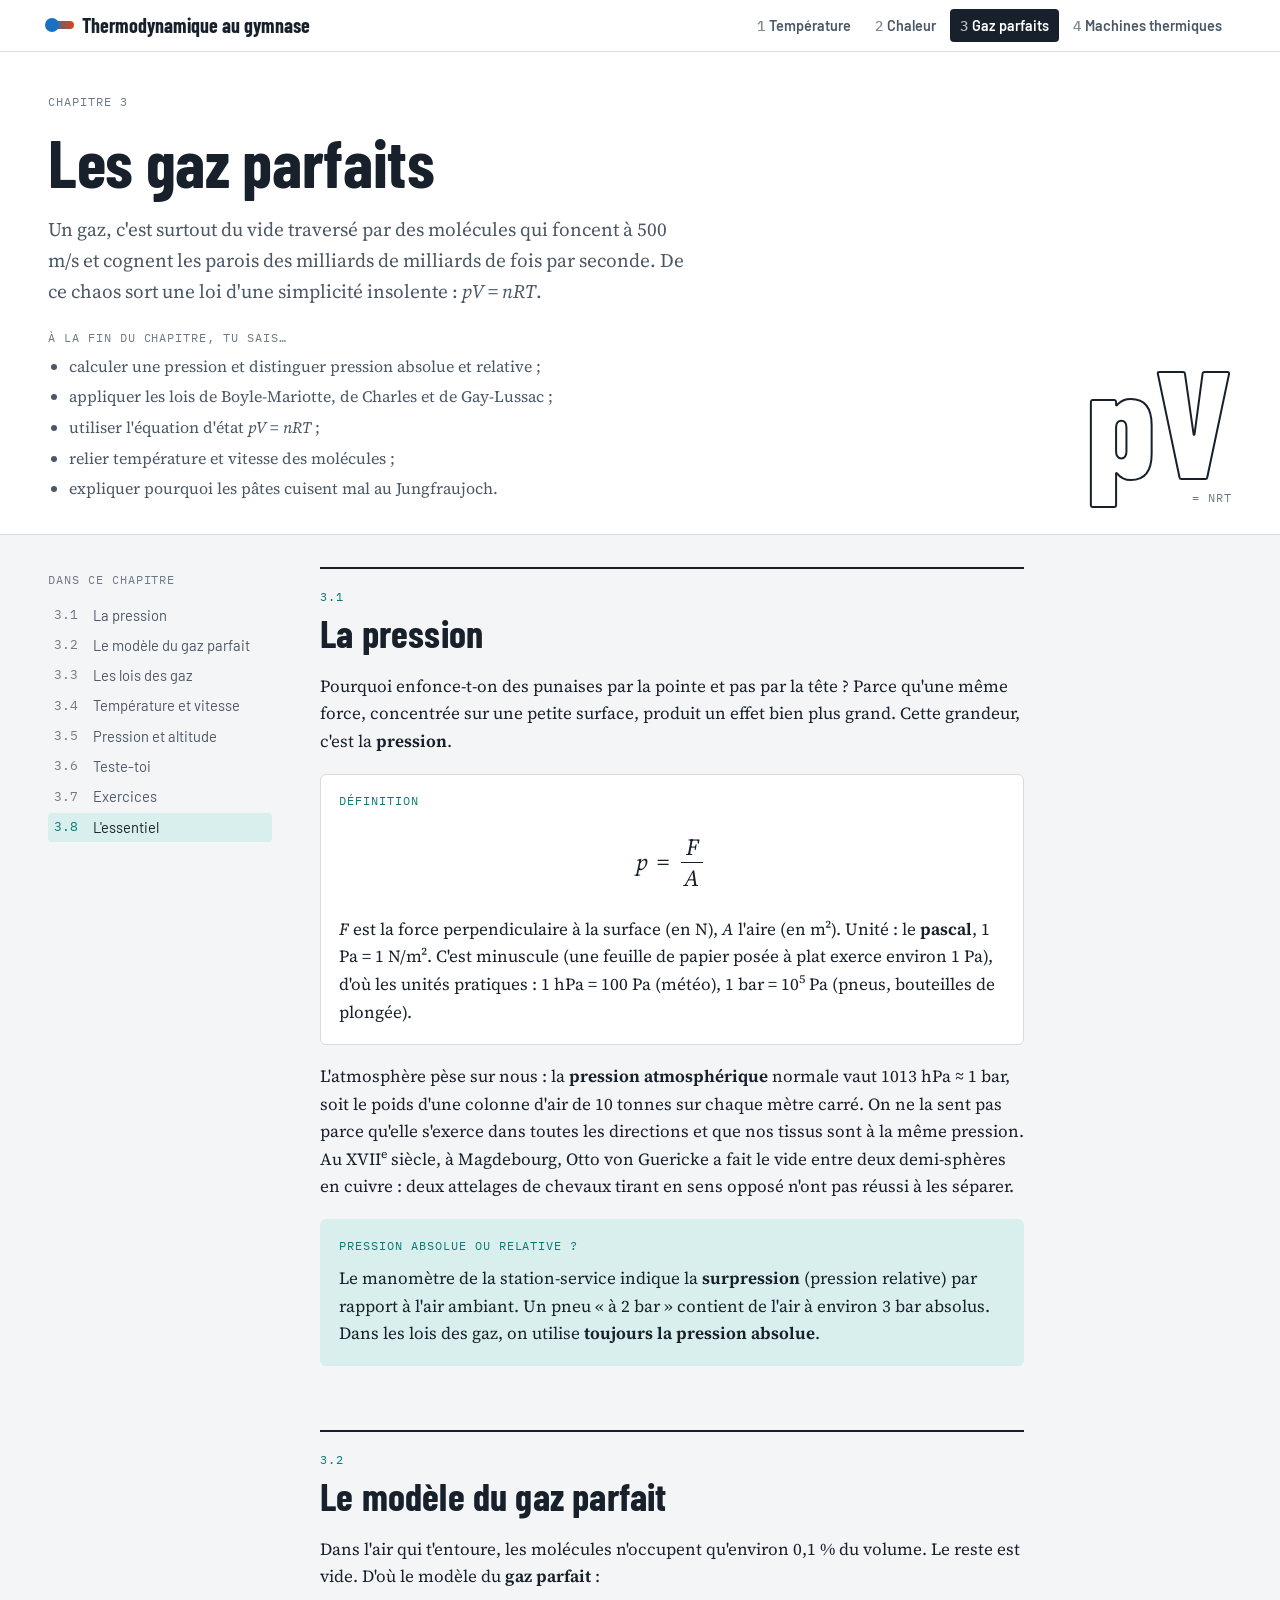
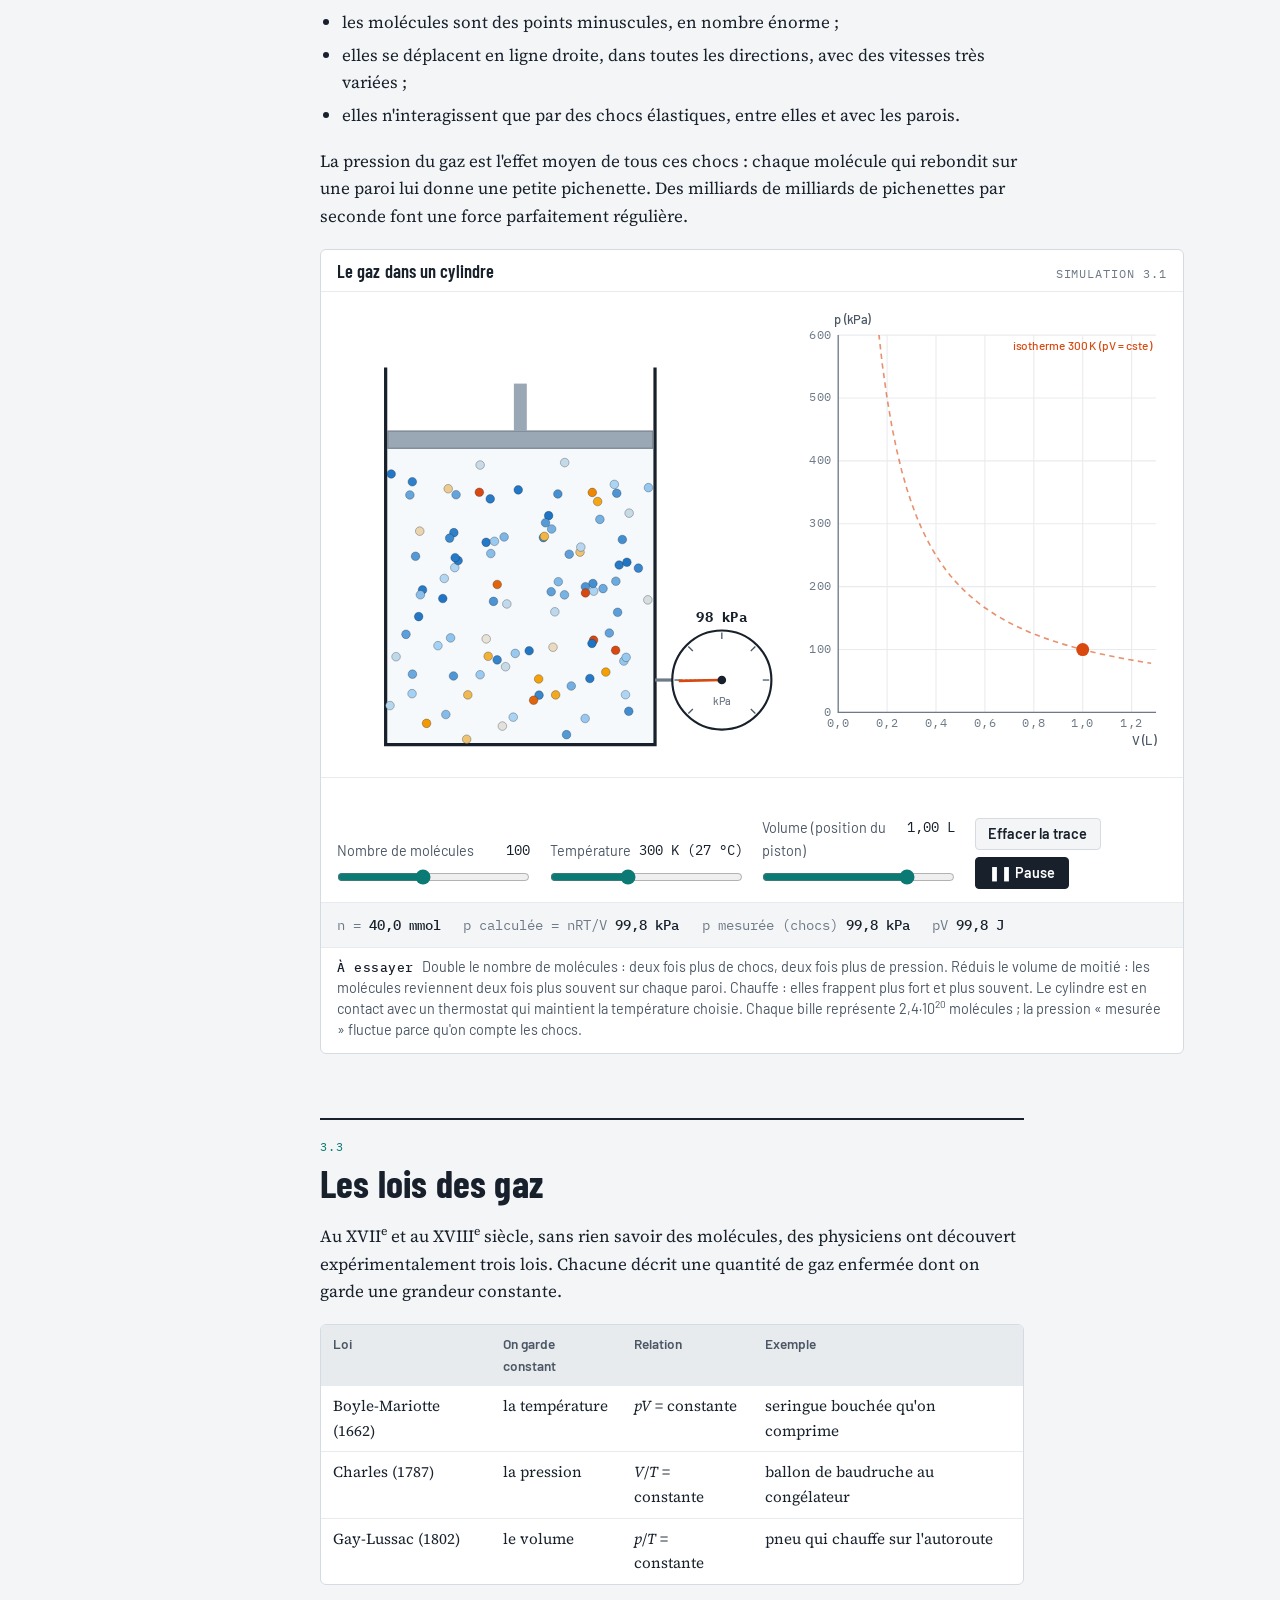
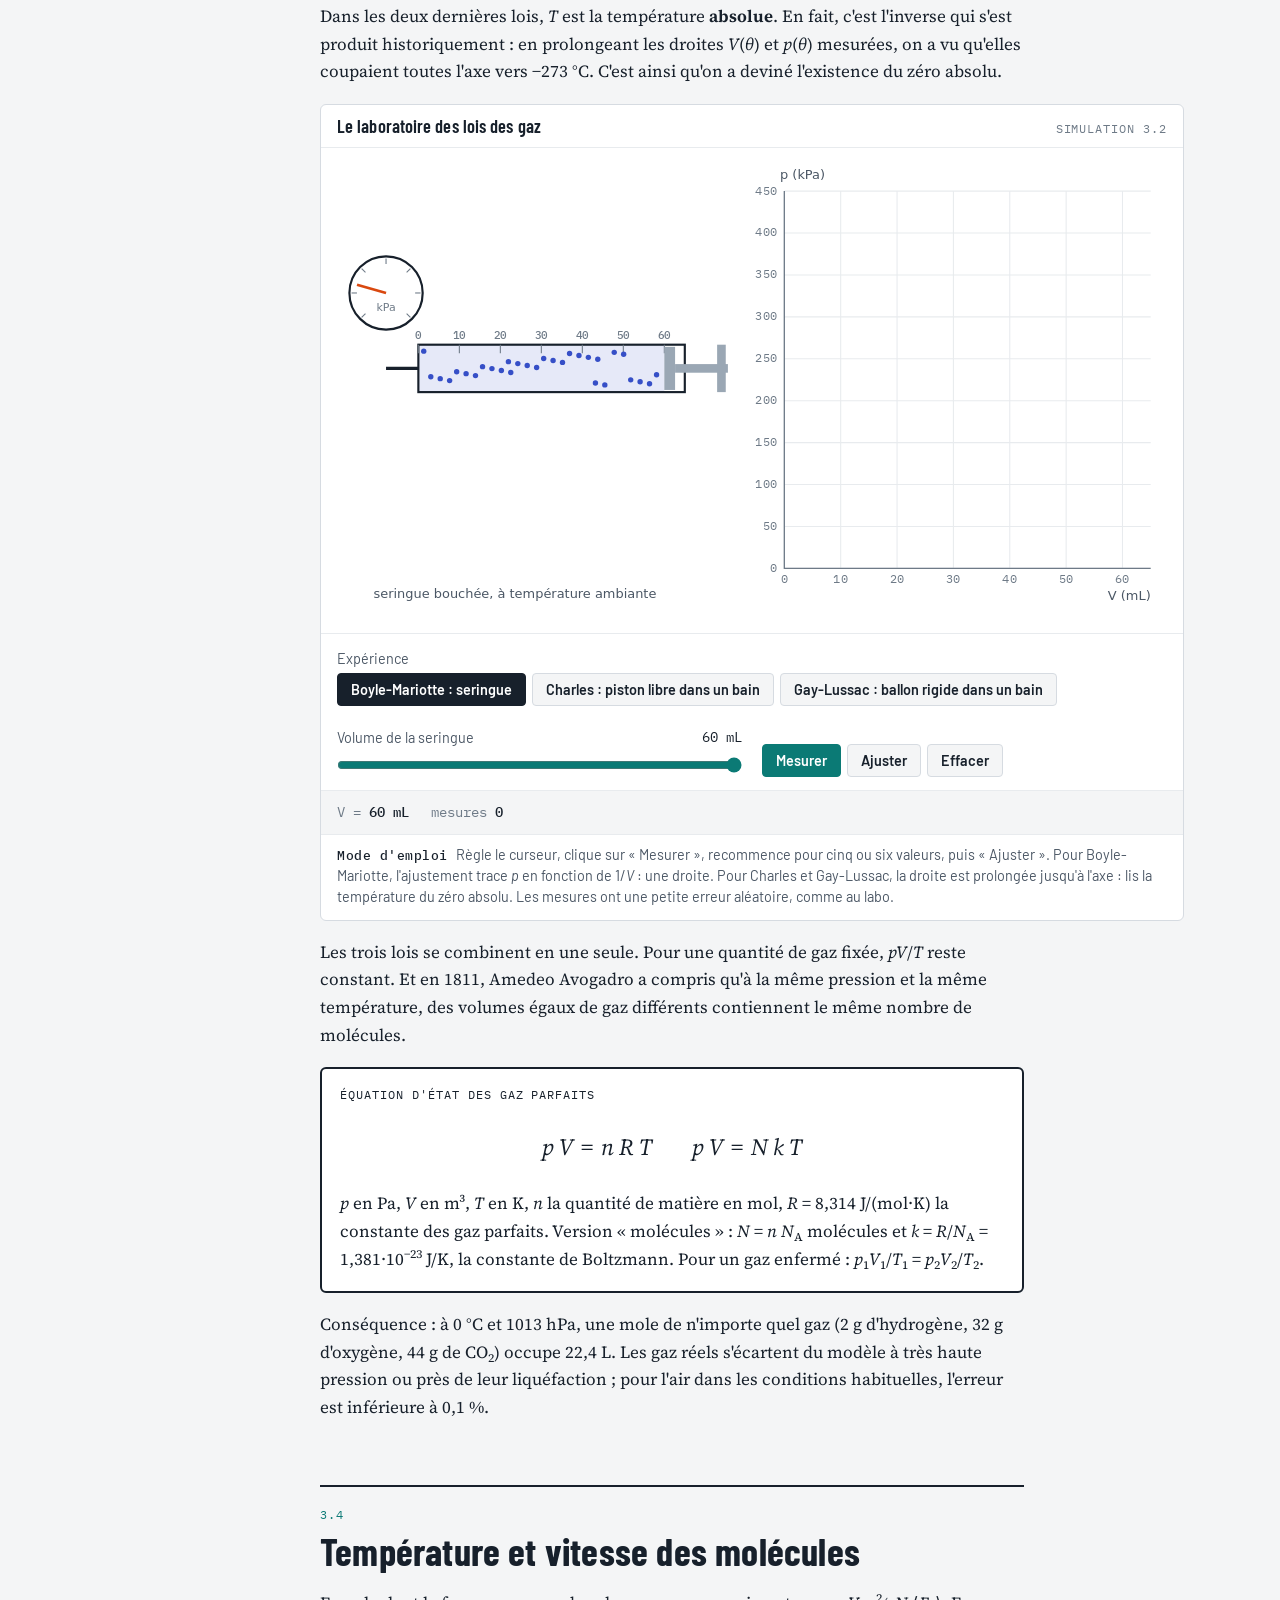
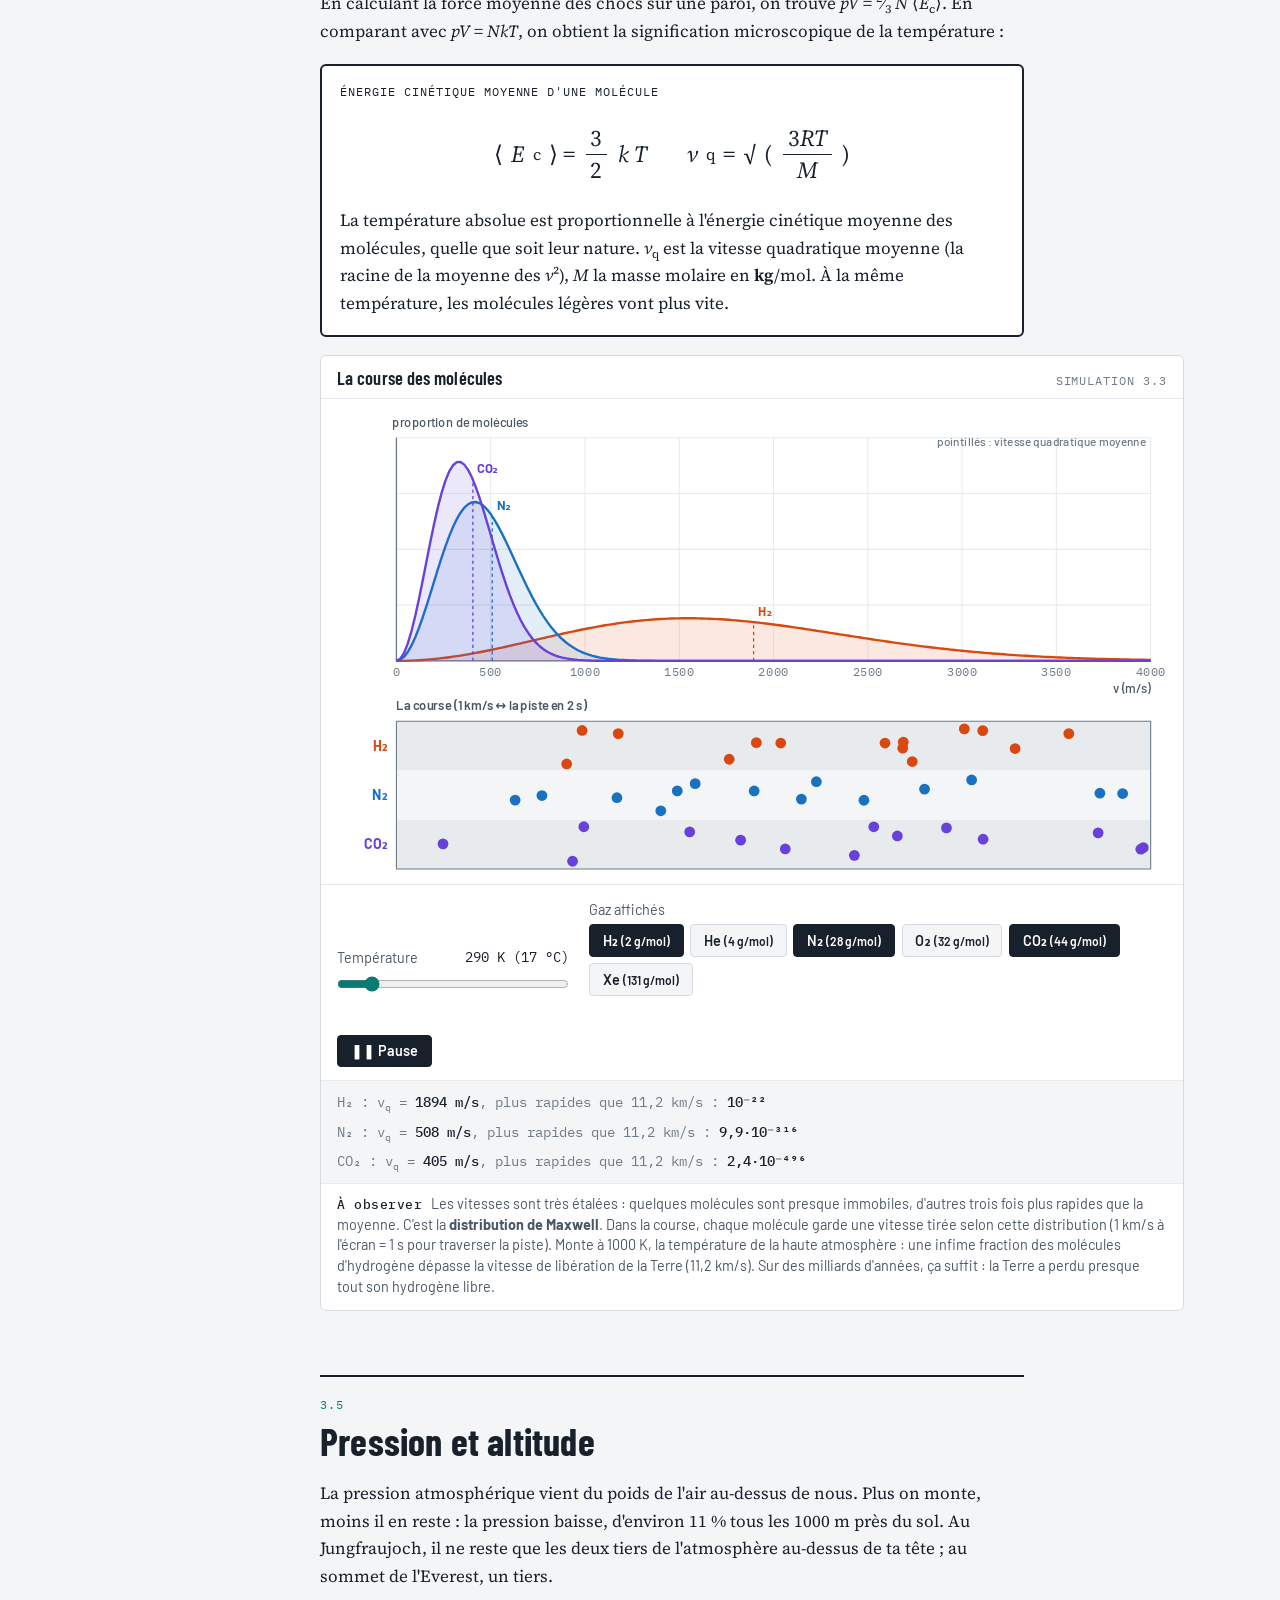
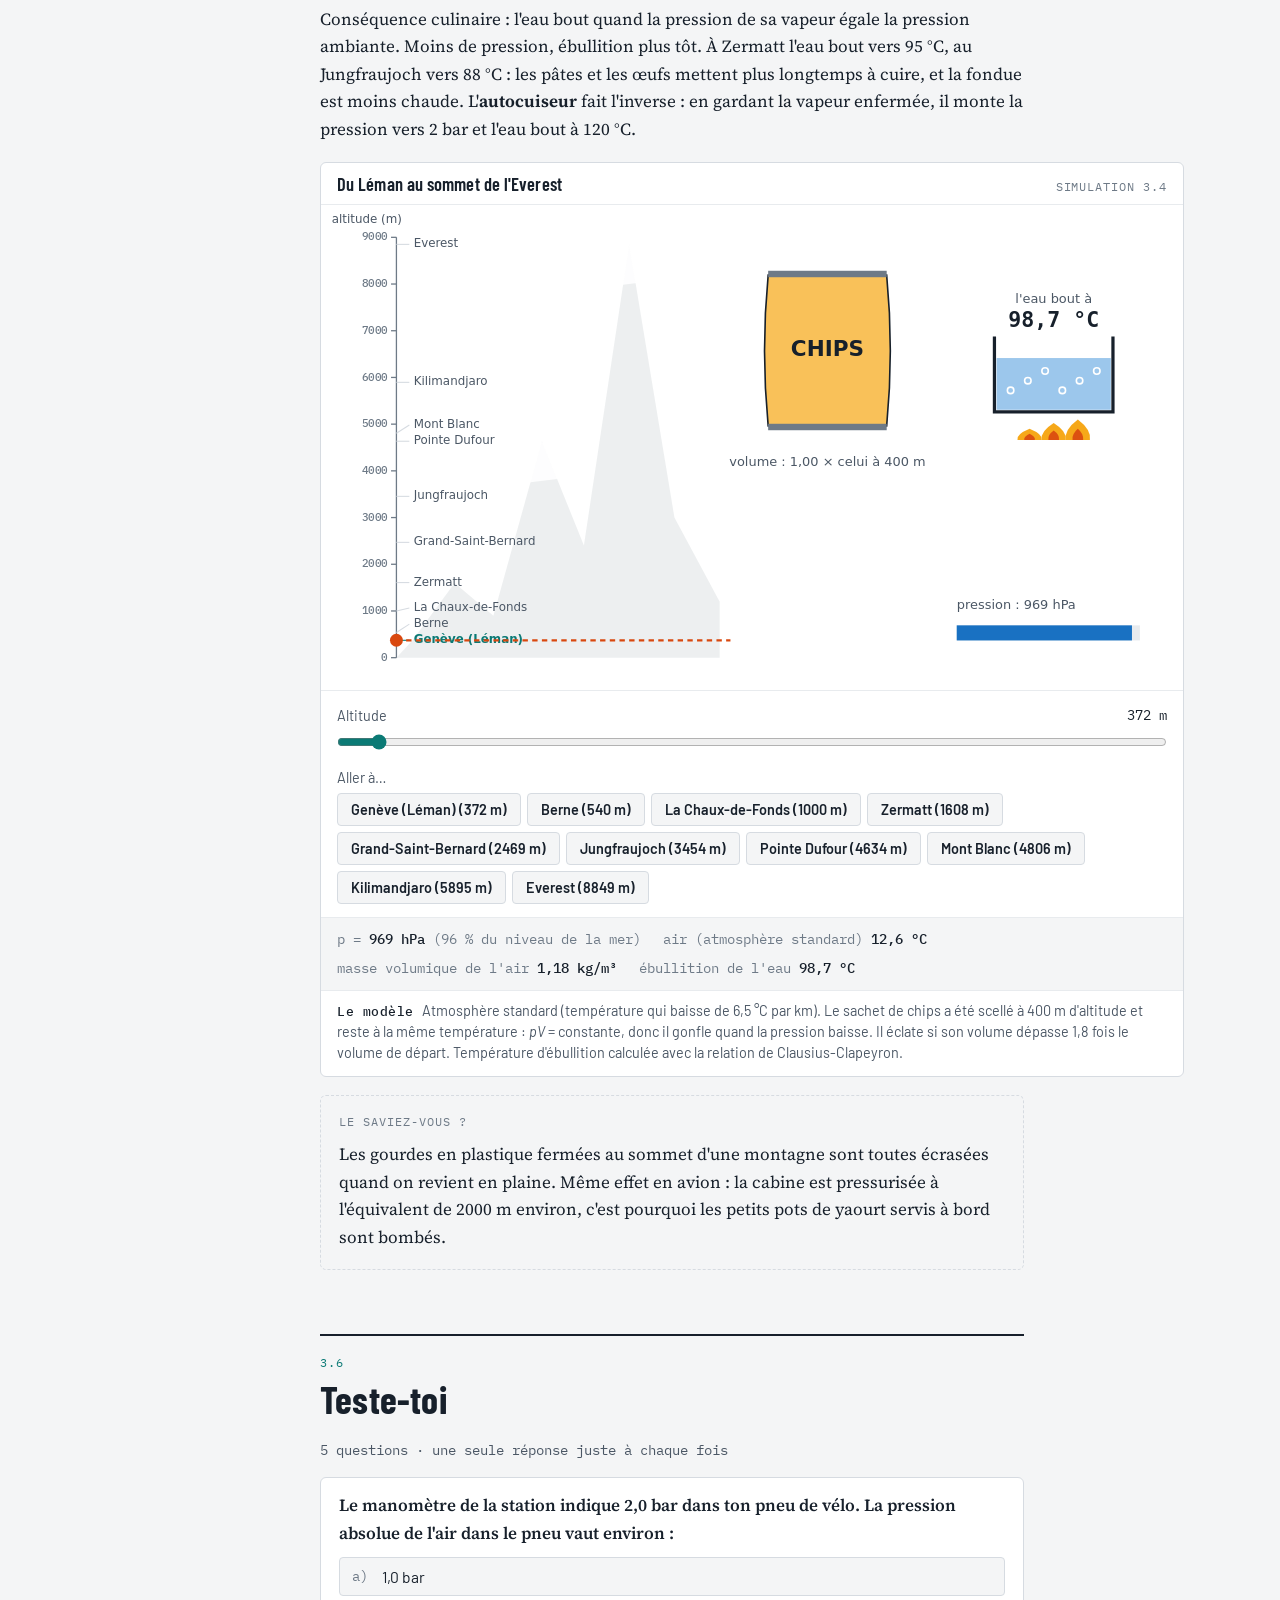
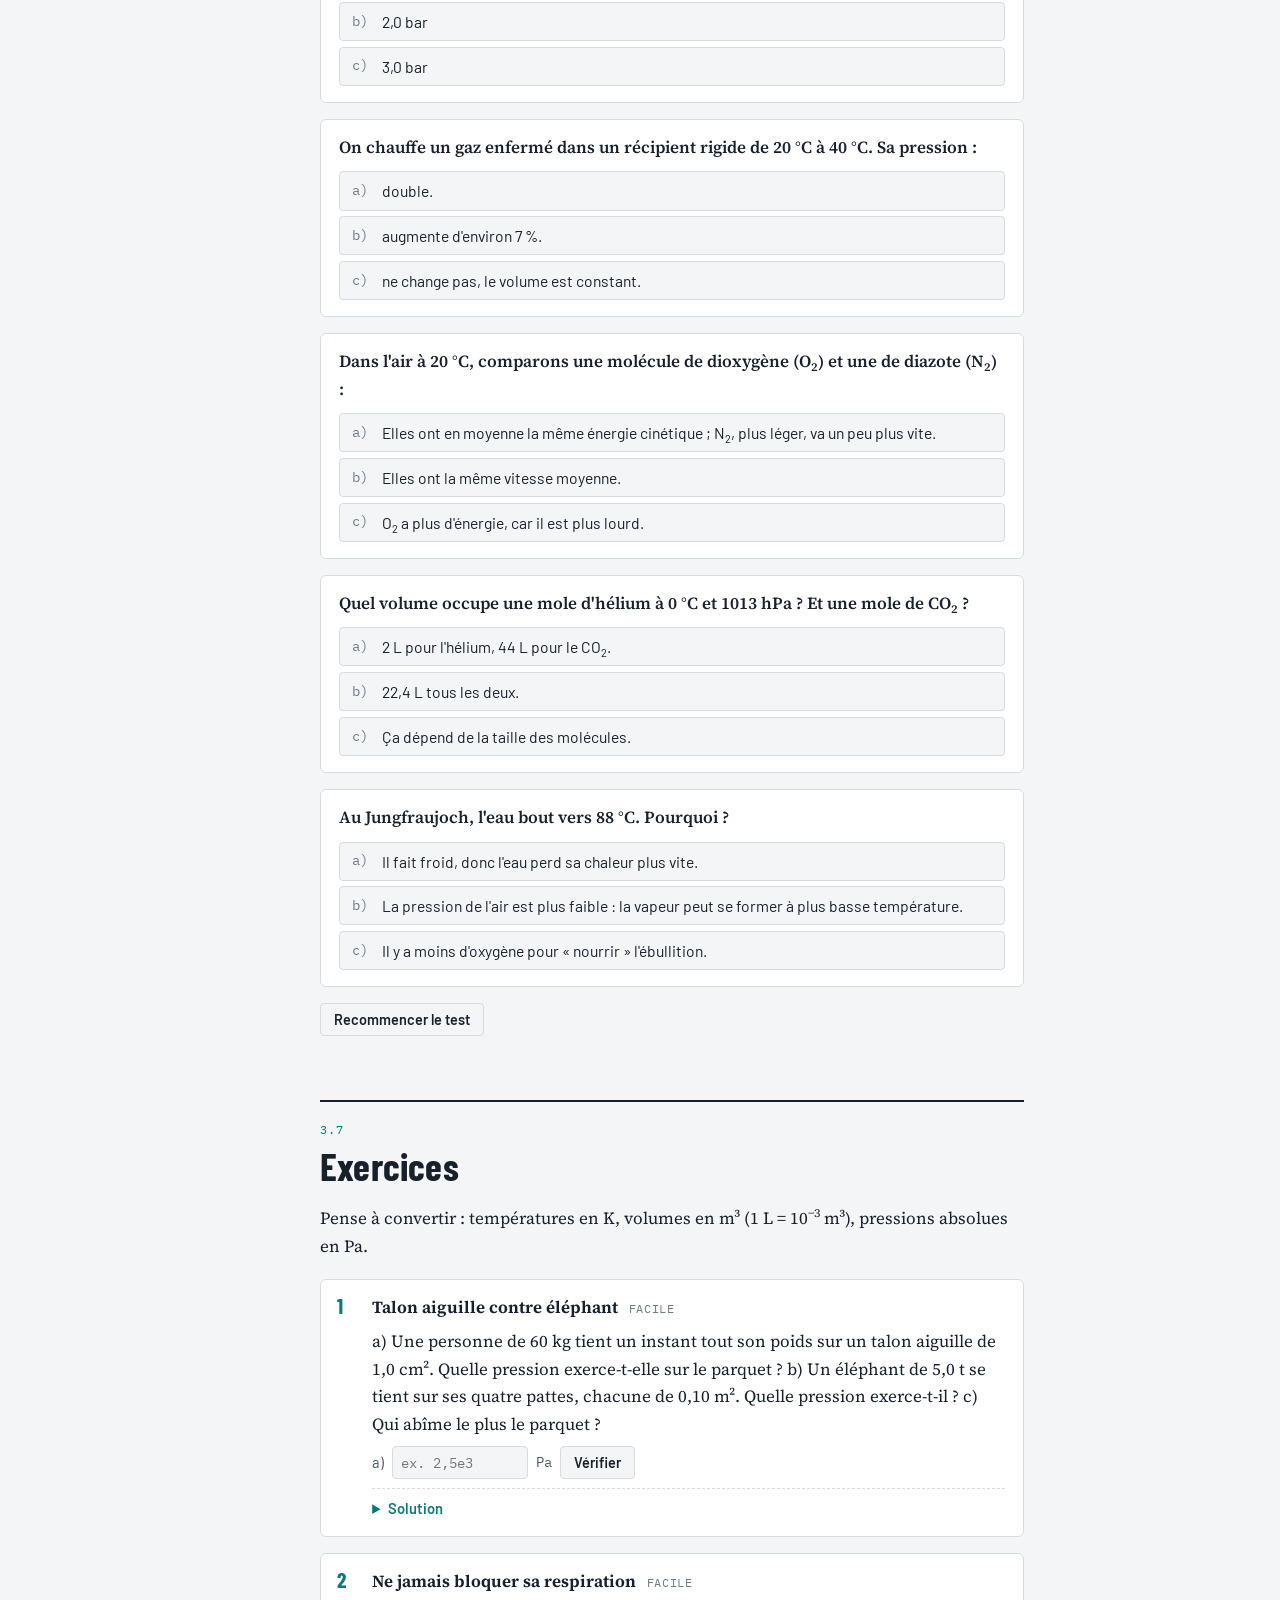
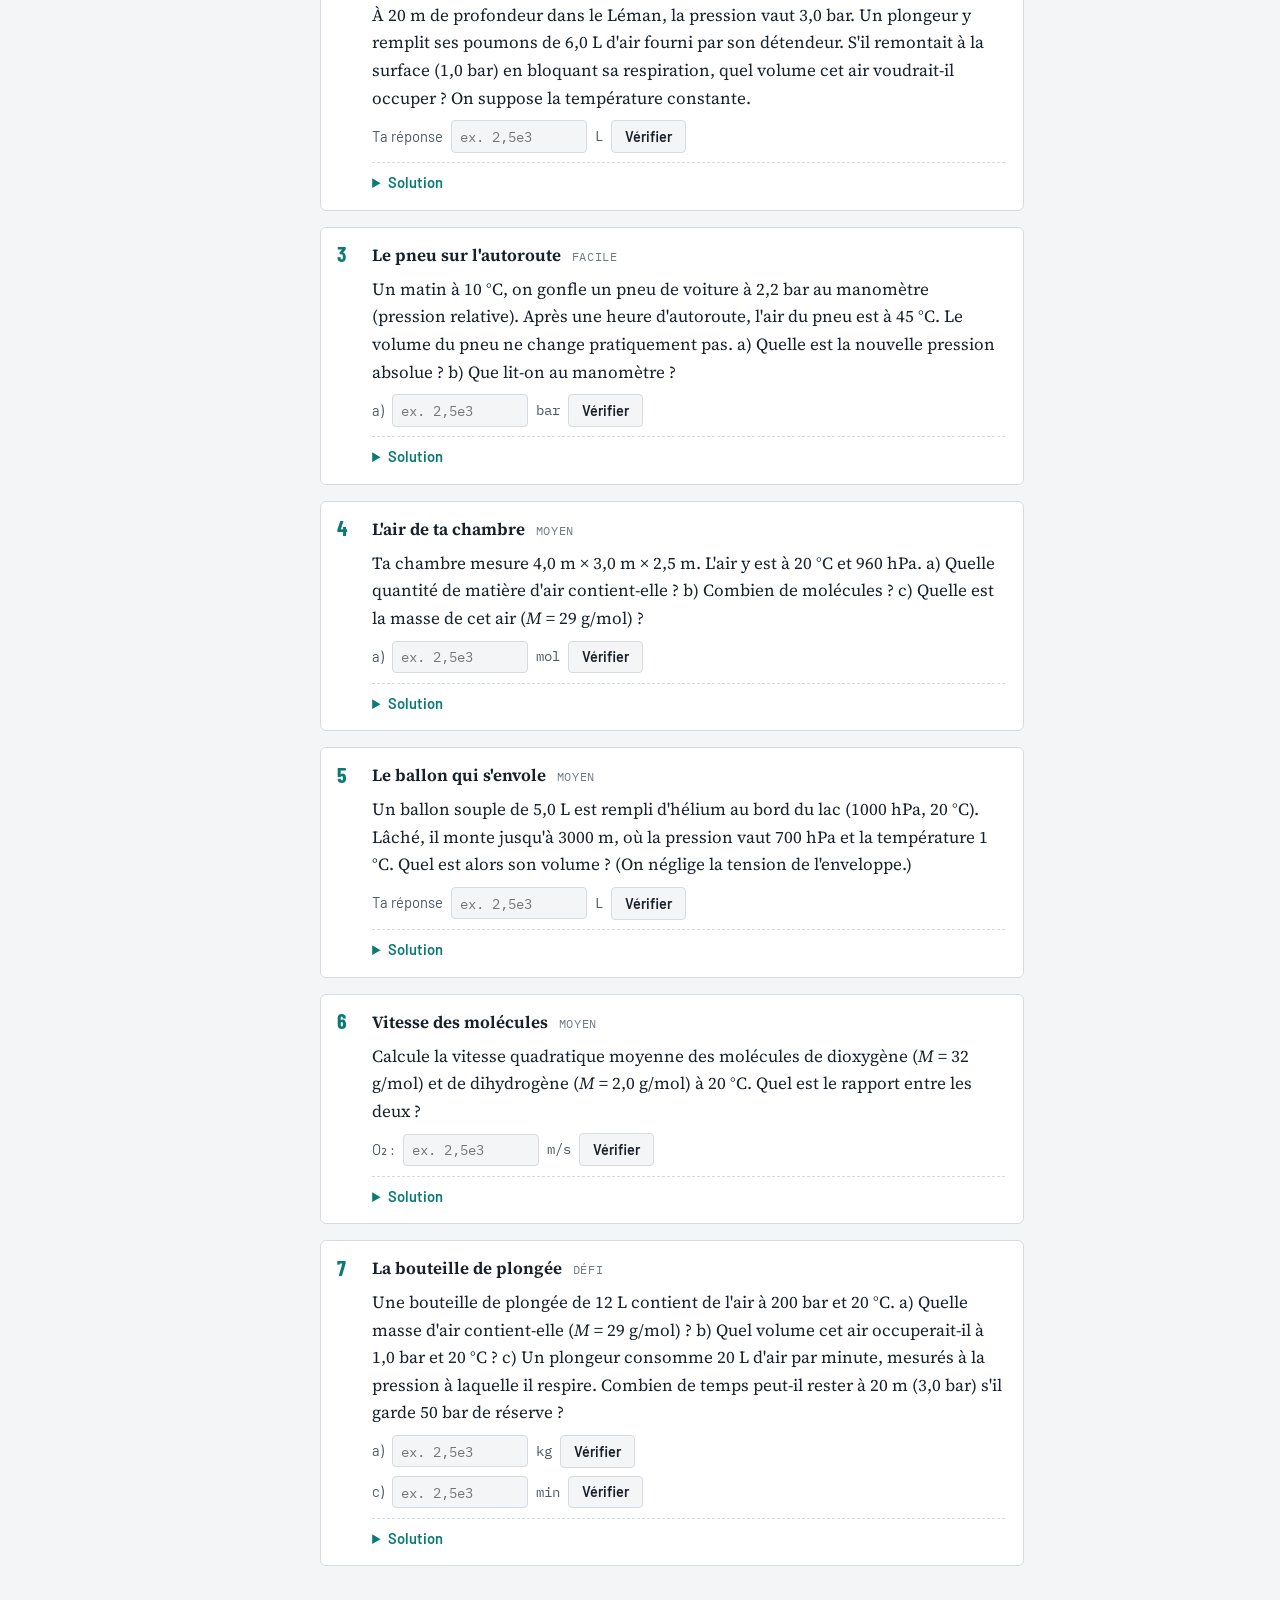
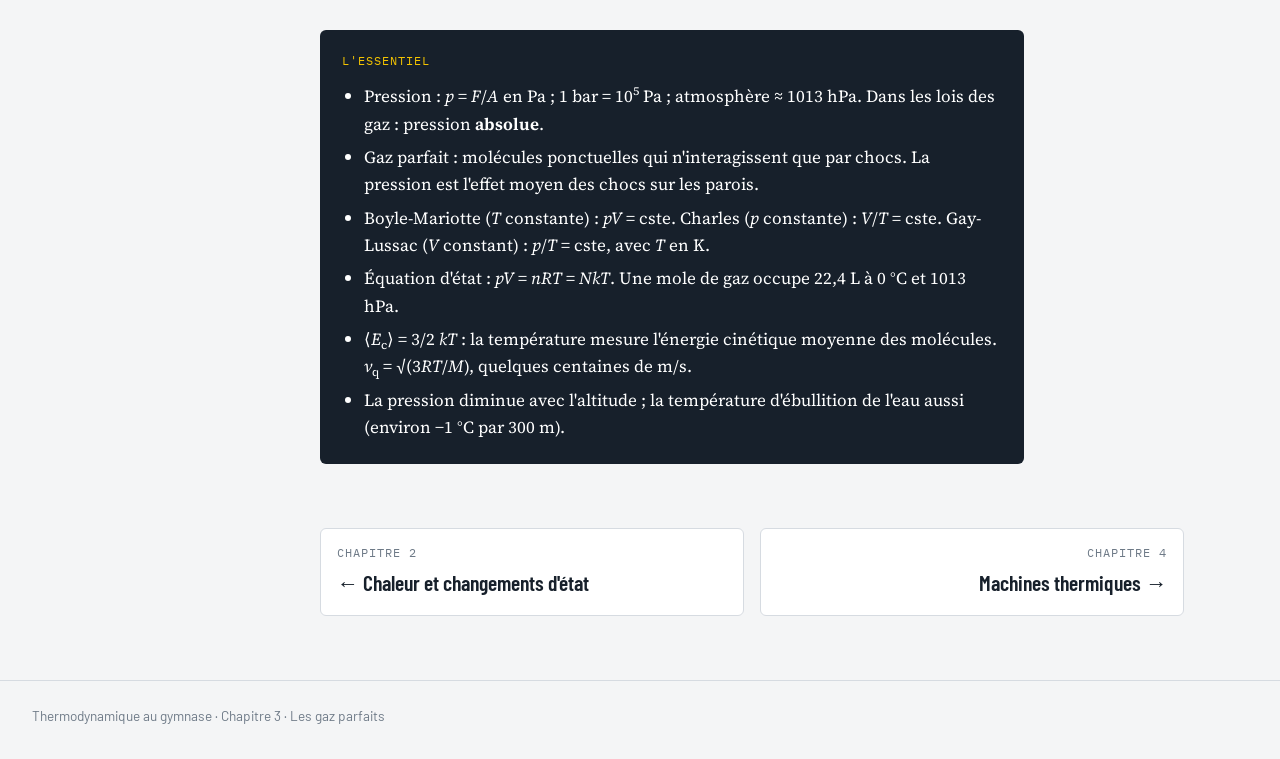
<file: cours-thermodynamique/3-gaz-parfaits.html>
<!doctype html>
<html lang="fr">
<head>
<meta charset="utf-8">
<meta name="viewport" content="width=device-width, initial-scale=1, viewport-fit=cover">
<title>3 · Les gaz parfaits — Thermodynamique au gymnase</title>
<meta name="claude:viewport-fit-sides" content="cover">
<link rel="preconnect" href="https://fonts.googleapis.com">
<link rel="preconnect" href="https://fonts.gstatic.com" crossorigin>
<link rel="stylesheet" href="https://fonts.googleapis.com/css2?family=Barlow+Condensed:wght@500;600;700;800&family=Barlow:wght@400;500;600&family=IBM+Plex+Mono:wght@400;500&family=Source+Serif+4:ital,opsz,wght@0,8..60,400;0,8..60,600;1,8..60,400&display=swap">
<link rel="stylesheet" href="assets/cours.css">
</head>
<body>

<header class="site-header">
  <div class="site-header__inner">
    <a class="brand" href="index.html"><span class="brand__thermo" aria-hidden="true"></span>Thermodynamique au gymnase</a>
    <nav class="chapnav" aria-label="Chapitres">
      <a href="1-temperature.html"><span class="n">1</span><span class="t">Température</span></a>
      <a href="2-chaleur.html"><span class="n">2</span><span class="t">Chaleur</span></a>
      <a href="3-gaz-parfaits.html" aria-current="page"><span class="n">3</span><span class="t">Gaz parfaits</span></a>
      <a href="4-machines-thermiques.html"><span class="n">4</span><span class="t">Machines thermiques</span></a>
    </nav>
  </div>
</header>

<section class="chapter-hero">
  <div class="chapter-hero__inner">
    <div class="chapter-hero__text">
      <span class="eyebrow">Chapitre 3</span>
      <h1>Les gaz parfaits</h1>
      <p class="lead">Un gaz, c'est surtout du vide traversé par des molécules qui foncent à 500 m/s et cognent les parois des milliards de milliards de fois par seconde. De ce chaos sort une loi d'une simplicité insolente : <i>pV</i> = <i>nRT</i>.</p>
      <div class="objectifs">
        <span class="label">À la fin du chapitre, tu sais…</span>
        <ul>
          <li>calculer une pression et distinguer pression absolue et relative ;</li>
          <li>appliquer les lois de Boyle-Mariotte, de Charles et de Gay-Lussac ;</li>
          <li>utiliser l'équation d'état <i>pV</i> = <i>nRT</i> ;</li>
          <li>relier température et vitesse des molécules ;</li>
          <li>expliquer pourquoi les pâtes cuisent mal au Jungfraujoch.</li>
        </ul>
      </div>
    </div>
    <div class="chapter-hero__unit" aria-hidden="true">pV<small>= nRT</small></div>
  </div>
</section>

<div class="layout">
  <details class="toc" open>
    <summary><span class="label">Dans ce chapitre</span></summary>
    <ol>
      <li><a href="#pression"><span class="n">3.1</span>La pression</a></li>
      <li><a href="#modele"><span class="n">3.2</span>Le modèle du gaz parfait</a></li>
      <li><a href="#lois"><span class="n">3.3</span>Les lois des gaz</a></li>
      <li><a href="#cinetique"><span class="n">3.4</span>Température et vitesse</a></li>
      <li><a href="#altitude"><span class="n">3.5</span>Pression et altitude</a></li>
      <li><a href="#test"><span class="n">3.6</span>Teste-toi</a></li>
      <li><a href="#exercices"><span class="n">3.7</span>Exercices</a></li>
      <li><a href="#essentiel"><span class="n">3.8</span>L'essentiel</a></li>
    </ol>
  </details>

  <main class="content">

    <!-- 3.1 -->
    <section class="section" id="pression">
      <div class="section-head"><span class="label">3.1</span><h2>La pression</h2></div>
      <p>Pourquoi enfonce-t-on des punaises par la pointe et pas par la tête ? Parce qu'une même force, concentrée sur une petite surface, produit un effet bien plus grand. Cette grandeur, c'est la <strong>pression</strong>.</p>
      <div class="box box--def">
        <span class="label">Définition</span>
        <div class="formula"><span class="eq"><i>p</i> = <span class="frac"><span><i>F</i></span><span><i>A</i></span></span></span></div>
        <p><i>F</i> est la force perpendiculaire à la surface (en N), <i>A</i> l'aire (en m²). Unité : le <strong>pascal</strong>, 1 Pa = 1 N/m². C'est minuscule (une feuille de papier posée à plat exerce environ 1 Pa), d'où les unités pratiques : 1 hPa = 100 Pa (météo), 1 bar = 10<sup>5</sup> Pa (pneus, bouteilles de plongée).</p>
      </div>
      <p>L'atmosphère pèse sur nous : la <strong>pression atmosphérique</strong> normale vaut 1013 hPa ≈ 1 bar, soit le poids d'une colonne d'air de 10 tonnes sur chaque mètre carré. On ne la sent pas parce qu'elle s'exerce dans toutes les directions et que nos tissus sont à la même pression. Au XVII<sup>e</sup> siècle, à Magdebourg, Otto von Guericke a fait le vide entre deux demi-sphères en cuivre : deux attelages de chevaux tirant en sens opposé n'ont pas réussi à les séparer.</p>
      <div class="box box--ex">
        <span class="label">Pression absolue ou relative ?</span>
        <p>Le manomètre de la station-service indique la <strong>surpression</strong> (pression relative) par rapport à l'air ambiant. Un pneu « à 2 bar » contient de l'air à environ 3 bar absolus. Dans les lois des gaz, on utilise <strong>toujours la pression absolue</strong>.</p>
      </div>
    </section>

    <!-- 3.2 -->
    <section class="section" id="modele">
      <div class="section-head"><span class="label">3.2</span><h2>Le modèle du gaz parfait</h2></div>
      <p>Dans l'air qui t'entoure, les molécules n'occupent qu'environ 0,1 % du volume. Le reste est vide. D'où le modèle du <strong>gaz parfait</strong> :</p>
      <ul>
        <li>les molécules sont des points minuscules, en nombre énorme ;</li>
        <li>elles se déplacent en ligne droite, dans toutes les directions, avec des vitesses très variées ;</li>
        <li>elles n'interagissent que par des chocs élastiques, entre elles et avec les parois.</li>
      </ul>
      <p>La pression du gaz est l'effet moyen de tous ces chocs : chaque molécule qui rebondit sur une paroi lui donne une petite pichenette. Des milliards de milliards de pichenettes par seconde font une force parfaitement régulière.</p>

      <figure class="anim wide" id="anim-cyl">
        <div class="anim__head"><h4>Le gaz dans un cylindre</h4><span class="label">Simulation 3.1</span></div>
        <div class="anim__stage"><canvas class="anim-canvas" id="cv-cyl" style="--ar: 16 / 9; --ar-m: 4 / 5" aria-label="Des molécules rebondissent dans un cylindre fermé par un piston ; un manomètre affiche la pression mesurée à partir des chocs, à côté d'un diagramme pression-volume."></canvas></div>
        <div class="controls">
          <div class="ctrl"><label for="cyl-n"><span>Nombre de molécules</span><output for="cyl-n"></output></label><input type="range" id="cyl-n" min="20" max="200" step="10" value="100"></div>
          <div class="ctrl"><label for="cyl-t"><span>Température</span><output for="cyl-t"></output></label><input type="range" id="cyl-t" min="100" max="600" step="10" value="300"></div>
          <div class="ctrl"><label for="cyl-v"><span>Volume (position du piston)</span><output for="cyl-v"></output></label><input type="range" id="cyl-v" min="0.3" max="1.2" step="0.02" value="1"></div>
          <div class="ctrl"><span class="ctrl__name">&nbsp;</span><div class="btns"><button class="btn" type="button" id="cyl-trace">Effacer la trace</button><button class="btn" type="button" id="cyl-play"></button></div></div>
        </div>
        <div class="readouts" id="cyl-read"></div>
        <figcaption><b>À essayer</b> Double le nombre de molécules : deux fois plus de chocs, deux fois plus de pression. Réduis le volume de moitié : les molécules reviennent deux fois plus souvent sur chaque paroi. Chauffe : elles frappent plus fort et plus souvent. Le cylindre est en contact avec un thermostat qui maintient la température choisie. Chaque bille représente 2,4·10<sup>20</sup> molécules ; la pression « mesurée » fluctue parce qu'on compte les chocs.</figcaption>
      </figure>
    </section>

    <!-- 3.3 -->
    <section class="section" id="lois">
      <div class="section-head"><span class="label">3.3</span><h2>Les lois des gaz</h2></div>
      <p>Au XVII<sup>e</sup> et au XVIII<sup>e</sup> siècle, sans rien savoir des molécules, des physiciens ont découvert expérimentalement trois lois. Chacune décrit une quantité de gaz enfermée dont on garde une grandeur constante.</p>
      <div class="table-wrap">
        <table class="data-table">
          <thead><tr><th>Loi</th><th>On garde constant</th><th>Relation</th><th>Exemple</th></tr></thead>
          <tbody>
            <tr><td>Boyle-Mariotte (1662)</td><td>la température</td><td><i>pV</i> = constante</td><td>seringue bouchée qu'on comprime</td></tr>
            <tr><td>Charles (1787)</td><td>la pression</td><td><i>V</i>/<i>T</i> = constante</td><td>ballon de baudruche au congélateur</td></tr>
            <tr><td>Gay-Lussac (1802)</td><td>le volume</td><td><i>p</i>/<i>T</i> = constante</td><td>pneu qui chauffe sur l'autoroute</td></tr>
          </tbody>
        </table>
      </div>
      <p>Dans les deux dernières lois, <i>T</i> est la température <strong>absolue</strong>. En fait, c'est l'inverse qui s'est produit historiquement : en prolongeant les droites <i>V</i>(<i>θ</i>) et <i>p</i>(<i>θ</i>) mesurées, on a vu qu'elles coupaient toutes l'axe vers −273 °C. C'est ainsi qu'on a deviné l'existence du zéro absolu.</p>

      <figure class="anim wide" id="anim-labo">
        <div class="anim__head"><h4>Le laboratoire des lois des gaz</h4><span class="label">Simulation 3.2</span></div>
        <div class="anim__stage"><canvas class="anim-canvas" id="cv-labo" style="--ar: 16 / 9; --ar-m: 4 / 5" aria-label="Montage expérimental et graphique des mesures pour l'une des trois lois des gaz."></canvas></div>
        <div class="controls">
          <div class="ctrl" style="flex-basis: 100%">
            <span class="ctrl__name">Expérience</span>
            <div class="btns" id="labo-exp">
              <button class="btn" type="button" data-value="boyle" aria-pressed="true">Boyle-Mariotte : seringue</button>
              <button class="btn" type="button" data-value="charles">Charles : piston libre dans un bain</button>
              <button class="btn" type="button" data-value="gl">Gay-Lussac : ballon rigide dans un bain</button>
            </div>
          </div>
          <div class="ctrl"><label for="labo-x"><span id="labo-xlab">Volume</span><output for="labo-x"></output></label><input type="range" id="labo-x" min="0" max="100" step="1" value="50"></div>
          <div class="ctrl"><span class="ctrl__name">&nbsp;</span><div class="btns"><button class="btn btn--primary" type="button" id="labo-mes">Mesurer</button><button class="btn" type="button" id="labo-fit" aria-pressed="false">Ajuster</button><button class="btn" type="button" id="labo-clr">Effacer</button></div></div>
        </div>
        <div class="readouts" id="labo-read"></div>
        <figcaption><b>Mode d'emploi</b> Règle le curseur, clique sur « Mesurer », recommence pour cinq ou six valeurs, puis « Ajuster ». Pour Boyle-Mariotte, l'ajustement trace <i>p</i> en fonction de 1/<i>V</i> : une droite. Pour Charles et Gay-Lussac, la droite est prolongée jusqu'à l'axe : lis la température du zéro absolu. Les mesures ont une petite erreur aléatoire, comme au labo.</figcaption>
      </figure>

      <p>Les trois lois se combinent en une seule. Pour une quantité de gaz fixée, <i>pV</i>/<i>T</i> reste constant. Et en 1811, Amedeo Avogadro a compris qu'à la même pression et la même température, des volumes égaux de gaz différents contiennent le même nombre de molécules.</p>
      <div class="box box--loi">
        <span class="label">Équation d'état des gaz parfaits</span>
        <div class="formula"><span class="eq"><i>p V</i> = <i>n R T</i></span><span class="eq"><i>p V</i> = <i>N k T</i></span></div>
        <p><i>p</i> en Pa, <i>V</i> en m³, <i>T</i> en K, <i>n</i> la quantité de matière en mol, <i>R</i> = 8,314 J/(mol·K) la constante des gaz parfaits. Version « molécules » : <i>N</i> = <i>n N</i><sub>A</sub> molécules et <i>k</i> = <i>R</i>/<i>N</i><sub>A</sub> = 1,381·10<sup>−23</sup> J/K, la constante de Boltzmann. Pour un gaz enfermé : <i>p</i><sub>1</sub><i>V</i><sub>1</sub>/<i>T</i><sub>1</sub> = <i>p</i><sub>2</sub><i>V</i><sub>2</sub>/<i>T</i><sub>2</sub>.</p>
      </div>
      <p>Conséquence : à 0 °C et 1013 hPa, une mole de n'importe quel gaz (2 g d'hydrogène, 32 g d'oxygène, 44 g de CO<sub>2</sub>) occupe 22,4 L. Les gaz réels s'écartent du modèle à très haute pression ou près de leur liquéfaction ; pour l'air dans les conditions habituelles, l'erreur est inférieure à 0,1 %.</p>
    </section>

    <!-- 3.4 -->
    <section class="section" id="cinetique">
      <div class="section-head"><span class="label">3.4</span><h2>Température et vitesse des molécules</h2></div>
      <p>En calculant la force moyenne des chocs sur une paroi, on trouve <i>pV</i> = <sup>2</sup>⁄<sub>3</sub> <i>N</i> ⟨<i>E</i><sub>c</sub>⟩. En comparant avec <i>pV</i> = <i>NkT</i>, on obtient la signification microscopique de la température :</p>
      <div class="box box--loi">
        <span class="label">Énergie cinétique moyenne d'une molécule</span>
        <div class="formula"><span class="eq">⟨<i>E</i><sub>c</sub>⟩ = <span class="frac"><span>3</span><span>2</span></span> <i>k T</i></span><span class="eq"><i>v</i><sub>q</sub> = <span class="math">√</span>(<span class="frac"><span>3<i>RT</i></span><span><i>M</i></span></span>)</span></div>
        <p>La température absolue est proportionnelle à l'énergie cinétique moyenne des molécules, quelle que soit leur nature. <i>v</i><sub>q</sub> est la vitesse quadratique moyenne (la racine de la moyenne des <i>v</i>²), <i>M</i> la masse molaire en <strong>kg</strong>/mol. À la même température, les molécules légères vont plus vite.</p>
      </div>

      <figure class="anim wide" id="anim-maxwell">
        <div class="anim__head"><h4>La course des molécules</h4><span class="label">Simulation 3.3</span></div>
        <div class="anim__stage"><canvas class="anim-canvas" id="cv-maxwell" style="--ar: 16 / 9; --ar-m: 3 / 4" aria-label="Distribution des vitesses de Maxwell pour plusieurs gaz et course de molécules tirées au hasard selon cette distribution."></canvas></div>
        <div class="controls">
          <div class="ctrl"><label for="mx-t"><span>Température</span><output for="mx-t"></output></label><input type="range" id="mx-t" min="50" max="2000" step="10" value="293"></div>
          <div class="ctrl" style="flex-basis: 60%">
            <span class="ctrl__name">Gaz affichés</span>
            <div class="btns" id="mx-gaz"></div>
          </div>
          <div class="ctrl"><span class="ctrl__name">&nbsp;</span><div class="btns"><button class="btn" type="button" id="mx-play"></button></div></div>
        </div>
        <div class="readouts" id="mx-read"></div>
        <figcaption><b>À observer</b> Les vitesses sont très étalées : quelques molécules sont presque immobiles, d'autres trois fois plus rapides que la moyenne. C'est la <strong>distribution de Maxwell</strong>. Dans la course, chaque molécule garde une vitesse tirée selon cette distribution (1 km/s à l'écran = 1 s pour traverser la piste). Monte à 1000 K, la température de la haute atmosphère : une infime fraction des molécules d'hydrogène dépasse la vitesse de libération de la Terre (11,2 km/s). Sur des milliards d'années, ça suffit : la Terre a perdu presque tout son hydrogène libre.</figcaption>
      </figure>
    </section>

    <!-- 3.5 -->
    <section class="section" id="altitude">
      <div class="section-head"><span class="label">3.5</span><h2>Pression et altitude</h2></div>
      <p>La pression atmosphérique vient du poids de l'air au-dessus de nous. Plus on monte, moins il en reste : la pression baisse, d'environ 11 % tous les 1000 m près du sol. Au Jungfraujoch, il ne reste que les deux tiers de l'atmosphère au-dessus de ta tête ; au sommet de l'Everest, un tiers.</p>
      <p>Conséquence culinaire : l'eau bout quand la pression de sa vapeur égale la pression ambiante. Moins de pression, ébullition plus tôt. À Zermatt l'eau bout vers 95 °C, au Jungfraujoch vers 88 °C : les pâtes et les œufs mettent plus longtemps à cuire, et la fondue est moins chaude. L'<strong>autocuiseur</strong> fait l'inverse : en gardant la vapeur enfermée, il monte la pression vers 2 bar et l'eau bout à 120 °C.</p>

      <figure class="anim wide" id="anim-alt">
        <div class="anim__head"><h4>Du Léman au sommet de l'Everest</h4><span class="label">Simulation 3.4</span></div>
        <div class="anim__stage"><canvas class="anim-canvas" id="cv-alt" style="--ar: 16 / 9; --ar-m: 4 / 5" aria-label="Profil d'altitude avec des lieux suisses et l'Everest ; un sachet de chips gonfle et la température d'ébullition de l'eau diminue avec l'altitude."></canvas></div>
        <div class="controls">
          <div class="ctrl" style="flex-basis: 100%"><label for="alt-h"><span>Altitude</span><output for="alt-h"></output></label><input type="range" id="alt-h" min="0" max="8849" step="1" value="372"></div>
          <div class="ctrl" style="flex-basis: 100%">
            <span class="ctrl__name">Aller à…</span>
            <div class="btns" id="alt-lieux"></div>
          </div>
        </div>
        <div class="readouts" id="alt-read"></div>
        <figcaption><b>Le modèle</b> Atmosphère standard (température qui baisse de 6,5 °C par km). Le sachet de chips a été scellé à 400 m d'altitude et reste à la même température : <i>pV</i> = constante, donc il gonfle quand la pression baisse. Il éclate si son volume dépasse 1,8 fois le volume de départ. Température d'ébullition calculée avec la relation de Clausius-Clapeyron.</figcaption>
      </figure>

      <div class="box box--fun">
        <span class="label">Le saviez-vous ?</span>
        <p>Les gourdes en plastique fermées au sommet d'une montagne sont toutes écrasées quand on revient en plaine. Même effet en avion : la cabine est pressurisée à l'équivalent de 2000 m environ, c'est pourquoi les petits pots de yaourt servis à bord sont bombés.</p>
      </div>
    </section>

    <!-- 3.6 -->
    <section class="section" id="test">
      <div class="section-head"><span class="label">3.6</span><h2>Teste-toi</h2></div>
      <div class="quiz">
        <p class="quiz__score"></p>
        <div class="qcm">
          <p class="q">Le manomètre de la station indique 2,0 bar dans ton pneu de vélo. La pression absolue de l'air dans le pneu vaut environ :</p>
          <div class="opts">
            <button>1,0 bar</button>
            <button>2,0 bar</button>
            <button data-ok>3,0 bar</button>
          </div>
          <p class="fb" hidden>Le manomètre mesure la surpression par rapport à l'atmosphère (≈ 1 bar). Pression absolue = 2,0 + 1,0 = 3,0 bar.</p>
        </div>
        <div class="qcm">
          <p class="q">On chauffe un gaz enfermé dans un récipient rigide de 20 °C à 40 °C. Sa pression :</p>
          <div class="opts">
            <button>double.</button>
            <button data-ok>augmente d'environ 7 %.</button>
            <button>ne change pas, le volume est constant.</button>
          </div>
          <p class="fb" hidden>Gay-Lussac avec des kelvins : <i>p</i><sub>2</sub>/<i>p</i><sub>1</sub> = 313/293 ≈ 1,07. Pour doubler la pression, il faudrait 586 K, soit 313 °C.</p>
        </div>
        <div class="qcm">
          <p class="q">Dans l'air à 20 °C, comparons une molécule de dioxygène (O<sub>2</sub>) et une de diazote (N<sub>2</sub>) :</p>
          <div class="opts">
            <button data-ok>Elles ont en moyenne la même énergie cinétique ; N<sub>2</sub>, plus léger, va un peu plus vite.</button>
            <button>Elles ont la même vitesse moyenne.</button>
            <button>O<sub>2</sub> a plus d'énergie, car il est plus lourd.</button>
          </div>
          <p class="fb" hidden>⟨<i>E</i><sub>c</sub>⟩ = 3/2 <i>kT</i> ne dépend que de la température. Comme <i>v</i><sub>q</sub> ∝ 1/√<i>M</i>, N<sub>2</sub> (28 g/mol) va √(32/28) ≈ 1,07 fois plus vite que O<sub>2</sub>.</p>
        </div>
        <div class="qcm">
          <p class="q">Quel volume occupe une mole d'hélium à 0 °C et 1013 hPa ? Et une mole de CO<sub>2</sub> ?</p>
          <div class="opts">
            <button>2 L pour l'hélium, 44 L pour le CO<sub>2</sub>.</button>
            <button data-ok>22,4 L tous les deux.</button>
            <button>Ça dépend de la taille des molécules.</button>
          </div>
          <p class="fb" hidden><i>V</i> = <i>nRT</i>/<i>p</i> ne dépend pas de la nature du gaz : 1 · 8,314 · 273,15 / 101 325 = 0,0224 m³. Les molécules sont si petites par rapport aux distances qui les séparent que leur taille ne compte pas.</p>
        </div>
        <div class="qcm">
          <p class="q">Au Jungfraujoch, l'eau bout vers 88 °C. Pourquoi ?</p>
          <div class="opts">
            <button>Il fait froid, donc l'eau perd sa chaleur plus vite.</button>
            <button data-ok>La pression de l'air est plus faible : la vapeur peut se former à plus basse température.</button>
            <button>Il y a moins d'oxygène pour « nourrir » l'ébullition.</button>
          </div>
          <p class="fb" hidden>L'ébullition commence quand la pression de vapeur de l'eau atteint la pression ambiante. À 3454 m, environ 660 hPa au lieu de 1013 hPa : ce seuil est atteint dès 88 °C.</p>
        </div>
        <div class="btns"><button class="btn quiz__reset" type="button">Recommencer le test</button></div>
      </div>
    </section>

    <!-- 3.7 -->
    <section class="section" id="exercices">
      <div class="section-head"><span class="label">3.7</span><h2>Exercices</h2></div>
      <p>Pense à convertir : températures en K, volumes en m³ (1 L = 10<sup>−3</sup> m³), pressions absolues en Pa.</p>
      <ol class="exos">
        <li>
          <p><strong>Talon aiguille contre éléphant</strong> <span class="niveau">facile</span></p>
          <p>a) Une personne de 60 kg tient un instant tout son poids sur un talon aiguille de 1,0 cm². Quelle pression exerce-t-elle sur le parquet ? b) Un éléphant de 5,0 t se tient sur ses quatre pattes, chacune de 0,10 m². Quelle pression exerce-t-il ? c) Qui abîme le plus le parquet ?</p>
          <div class="check" data-answer="5.89e6" data-tol="0.02" data-unit="Pa" data-label="a)"></div>
          <details class="solution"><summary>Solution</summary><div>
            <p>a) <i>p</i> = <i>mg</i>/<i>A</i> = 60 · 9,81 / 1,0·10<sup>−4</sup> ≈ 5,9·10<sup>6</sup> Pa = 59 bar.</p>
            <p>b) <i>p</i> = 5000 · 9,81 / 0,40 ≈ 1,2·10<sup>5</sup> Pa = 1,2 bar.</p>
            <p>c) Le talon aiguille, avec une pression 48 fois plus grande. Certains musées interdisent les talons aiguilles, pas les éléphants (qui ont d'autres raisons de rester dehors).</p>
          </div></details>
        </li>
        <li>
          <p><strong>Ne jamais bloquer sa respiration</strong> <span class="niveau">facile</span></p>
          <p>À 20 m de profondeur dans le Léman, la pression vaut 3,0 bar. Un plongeur y remplit ses poumons de 6,0 L d'air fourni par son détendeur. S'il remontait à la surface (1,0 bar) en bloquant sa respiration, quel volume cet air voudrait-il occuper ? On suppose la température constante.</p>
          <div class="check" data-answer="18" data-tol="0.02" data-unit="L"></div>
          <details class="solution"><summary>Solution</summary><div>
            <p>Boyle-Mariotte : <i>V</i><sub>2</sub> = <i>p</i><sub>1</sub><i>V</i><sub>1</sub>/<i>p</i><sub>2</sub> = 3,0 · 6,0 / 1,0 = 18 L. Les poumons ne peuvent pas suivre : c'est la surpression pulmonaire, l'accident le plus grave en plongée. Règle d'or : on expire en remontant.</p>
          </div></details>
        </li>
        <li>
          <p><strong>Le pneu sur l'autoroute</strong> <span class="niveau">facile</span></p>
          <p>Un matin à 10 °C, on gonfle un pneu de voiture à 2,2 bar au manomètre (pression relative). Après une heure d'autoroute, l'air du pneu est à 45 °C. Le volume du pneu ne change pratiquement pas. a) Quelle est la nouvelle pression absolue ? b) Que lit-on au manomètre ?</p>
          <div class="check" data-answer="3.60" data-tol="0.01" data-unit="bar" data-label="a)"></div>
          <details class="solution"><summary>Solution</summary><div>
            <p>a) Pression absolue au départ : 2,2 + 1,0 = 3,2 bar. Gay-Lussac : <i>p</i><sub>2</sub> = 3,2 · 318,15/283,15 ≈ 3,60 bar.</p>
            <p>b) 3,60 − 1,0 ≈ 2,6 bar. C'est pourquoi on contrôle la pression des pneus à froid.</p>
          </div></details>
        </li>
        <li>
          <p><strong>L'air de ta chambre</strong> <span class="niveau">moyen</span></p>
          <p>Ta chambre mesure 4,0 m × 3,0 m × 2,5 m. L'air y est à 20 °C et 960 hPa. a) Quelle quantité de matière d'air contient-elle ? b) Combien de molécules ? c) Quelle est la masse de cet air (<i>M</i> = 29 g/mol) ?</p>
          <div class="check" data-answer="1182" data-tol="0.02" data-unit="mol" data-label="a)"></div>
          <details class="solution"><summary>Solution</summary><div>
            <p>a) <i>n</i> = <i>pV</i>/(<i>RT</i>) = 96 000 · 30 / (8,314 · 293,15) ≈ 1,18·10<sup>3</sup> mol.</p>
            <p>b) <i>N</i> = <i>n N</i><sub>A</sub> ≈ 1182 · 6,022·10<sup>23</sup> ≈ 7,1·10<sup>26</sup> molécules.</p>
            <p>c) <i>m</i> = <i>nM</i> ≈ 1182 · 0,029 ≈ 34 kg. L'air de ta chambre pèse à peu près autant que toi à 10 ans.</p>
          </div></details>
        </li>
        <li>
          <p><strong>Le ballon qui s'envole</strong> <span class="niveau">moyen</span></p>
          <p>Un ballon souple de 5,0 L est rempli d'hélium au bord du lac (1000 hPa, 20 °C). Lâché, il monte jusqu'à 3000 m, où la pression vaut 700 hPa et la température 1 °C. Quel est alors son volume ? (On néglige la tension de l'enveloppe.)</p>
          <div class="check" data-answer="6.68" data-tol="0.02" data-unit="L"></div>
          <details class="solution"><summary>Solution</summary><div>
            <p><i>V</i><sub>2</sub> = <i>V</i><sub>1</sub> · (<i>p</i><sub>1</sub>/<i>p</i><sub>2</sub>) · (<i>T</i><sub>2</sub>/<i>T</i><sub>1</sub>) = 5,0 · (1000/700) · (274,15/293,15) ≈ 6,7 L.</p>
            <p>La baisse de pression fait gonfler, le froid fait un peu dégonfler ; la pression gagne. Un ballon-sonde météo, qui monte à 30 km, part avec un diamètre d'environ 2 m et éclate quand il atteint 6 à 10 m.</p>
          </div></details>
        </li>
        <li>
          <p><strong>Vitesse des molécules</strong> <span class="niveau">moyen</span></p>
          <p>Calcule la vitesse quadratique moyenne des molécules de dioxygène (<i>M</i> = 32 g/mol) et de dihydrogène (<i>M</i> = 2,0 g/mol) à 20 °C. Quel est le rapport entre les deux ?</p>
          <div class="check" data-answer="478" data-tol="0.02" data-unit="m/s" data-label="O₂ :"></div>
          <details class="solution"><summary>Solution</summary><div>
            <p>O<sub>2</sub> : <i>v</i><sub>q</sub> = √(3 · 8,314 · 293,15 / 0,032) ≈ 478 m/s.</p>
            <p>H<sub>2</sub> : √(3 · 8,314 · 293,15 / 0,0020) ≈ 1,91·10<sup>3</sup> m/s.</p>
            <p>Rapport : √(32/2) = 4. Attention au piège classique : <i>M</i> en kg/mol, pas en g/mol, sinon on trouve des vitesses 32 fois trop petites.</p>
          </div></details>
        </li>
        <li>
          <p><strong>La bouteille de plongée</strong> <span class="niveau">défi</span></p>
          <p>Une bouteille de plongée de 12 L contient de l'air à 200 bar et 20 °C. a) Quelle masse d'air contient-elle (<i>M</i> = 29 g/mol) ? b) Quel volume cet air occuperait-il à 1,0 bar et 20 °C ? c) Un plongeur consomme 20 L d'air par minute, mesurés à la pression à laquelle il respire. Combien de temps peut-il rester à 20 m (3,0 bar) s'il garde 50 bar de réserve ?</p>
          <div class="check" data-answer="2.86" data-tol="0.02" data-unit="kg" data-label="a)"></div>
          <div class="check" data-answer="30" data-tol="0.03" data-unit="min" data-label="c)"></div>
          <details class="solution"><summary>Solution</summary><div>
            <p>a) <i>n</i> = <i>pV</i>/(<i>RT</i>) = 200·10<sup>5</sup> · 0,012 / (8,314 · 293,15) ≈ 98,5 mol, donc <i>m</i> ≈ 98,5 · 0,029 ≈ 2,9 kg. La bouteille pleine est 3 kg plus lourde que vide.</p>
            <p>b) Boyle-Mariotte : 12 · 200 / 1,0 = 2400 L.</p>
            <p>c) Air utilisable : de 200 à 50 bar, soit 12 · 150 = 1800 L ramenés à 1 bar. À 3 bar, chaque minute consomme 20 L à 3 bar, soit 60 L ramenés à 1 bar. Durée : 1800/60 = 30 min. En surface, la même bouteille durerait trois fois plus longtemps.</p>
          </div></details>
        </li>
      </ol>
    </section>

    <!-- 3.8 -->
    <section class="section" id="essentiel">
      <div class="essentiel">
        <span class="label">L'essentiel</span>
        <ul>
          <li>Pression : <i>p</i> = <i>F</i>/<i>A</i> en Pa ; 1 bar = 10<sup>5</sup> Pa ; atmosphère ≈ 1013 hPa. Dans les lois des gaz : pression <strong>absolue</strong>.</li>
          <li>Gaz parfait : molécules ponctuelles qui n'interagissent que par chocs. La pression est l'effet moyen des chocs sur les parois.</li>
          <li>Boyle-Mariotte (<i>T</i> constante) : <i>pV</i> = cste. Charles (<i>p</i> constante) : <i>V</i>/<i>T</i> = cste. Gay-Lussac (<i>V</i> constant) : <i>p</i>/<i>T</i> = cste, avec <i>T</i> en K.</li>
          <li>Équation d'état : <i>pV</i> = <i>nRT</i> = <i>NkT</i>. Une mole de gaz occupe 22,4 L à 0 °C et 1013 hPa.</li>
          <li>⟨<i>E</i><sub>c</sub>⟩ = 3/2 <i>kT</i> : la température mesure l'énergie cinétique moyenne des molécules. <i>v</i><sub>q</sub> = √(3<i>RT</i>/<i>M</i>), quelques centaines de m/s.</li>
          <li>La pression diminue avec l'altitude ; la température d'ébullition de l'eau aussi (environ −1 °C par 300 m).</li>
        </ul>
      </div>
    </section>

    <nav class="pager" aria-label="Chapitres voisins">
      <a href="2-chaleur.html"><span class="label">Chapitre 2</span><span class="t">← Chaleur et changements d'état</span></a>
      <a class="next" href="4-machines-thermiques.html"><span class="label">Chapitre 4</span><span class="t">Machines thermiques →</span></a>
    </nav>
  </main>
</div>

<footer class="site-footer"><div class="site-footer__inner">
  <span>Thermodynamique au gymnase · Chapitre 3 · Les gaz parfaits</span>
</div></footer>

<script src="assets/cours.js"></script>
<script src="assets/ch3.js"></script>
</body>
</html>
</file>
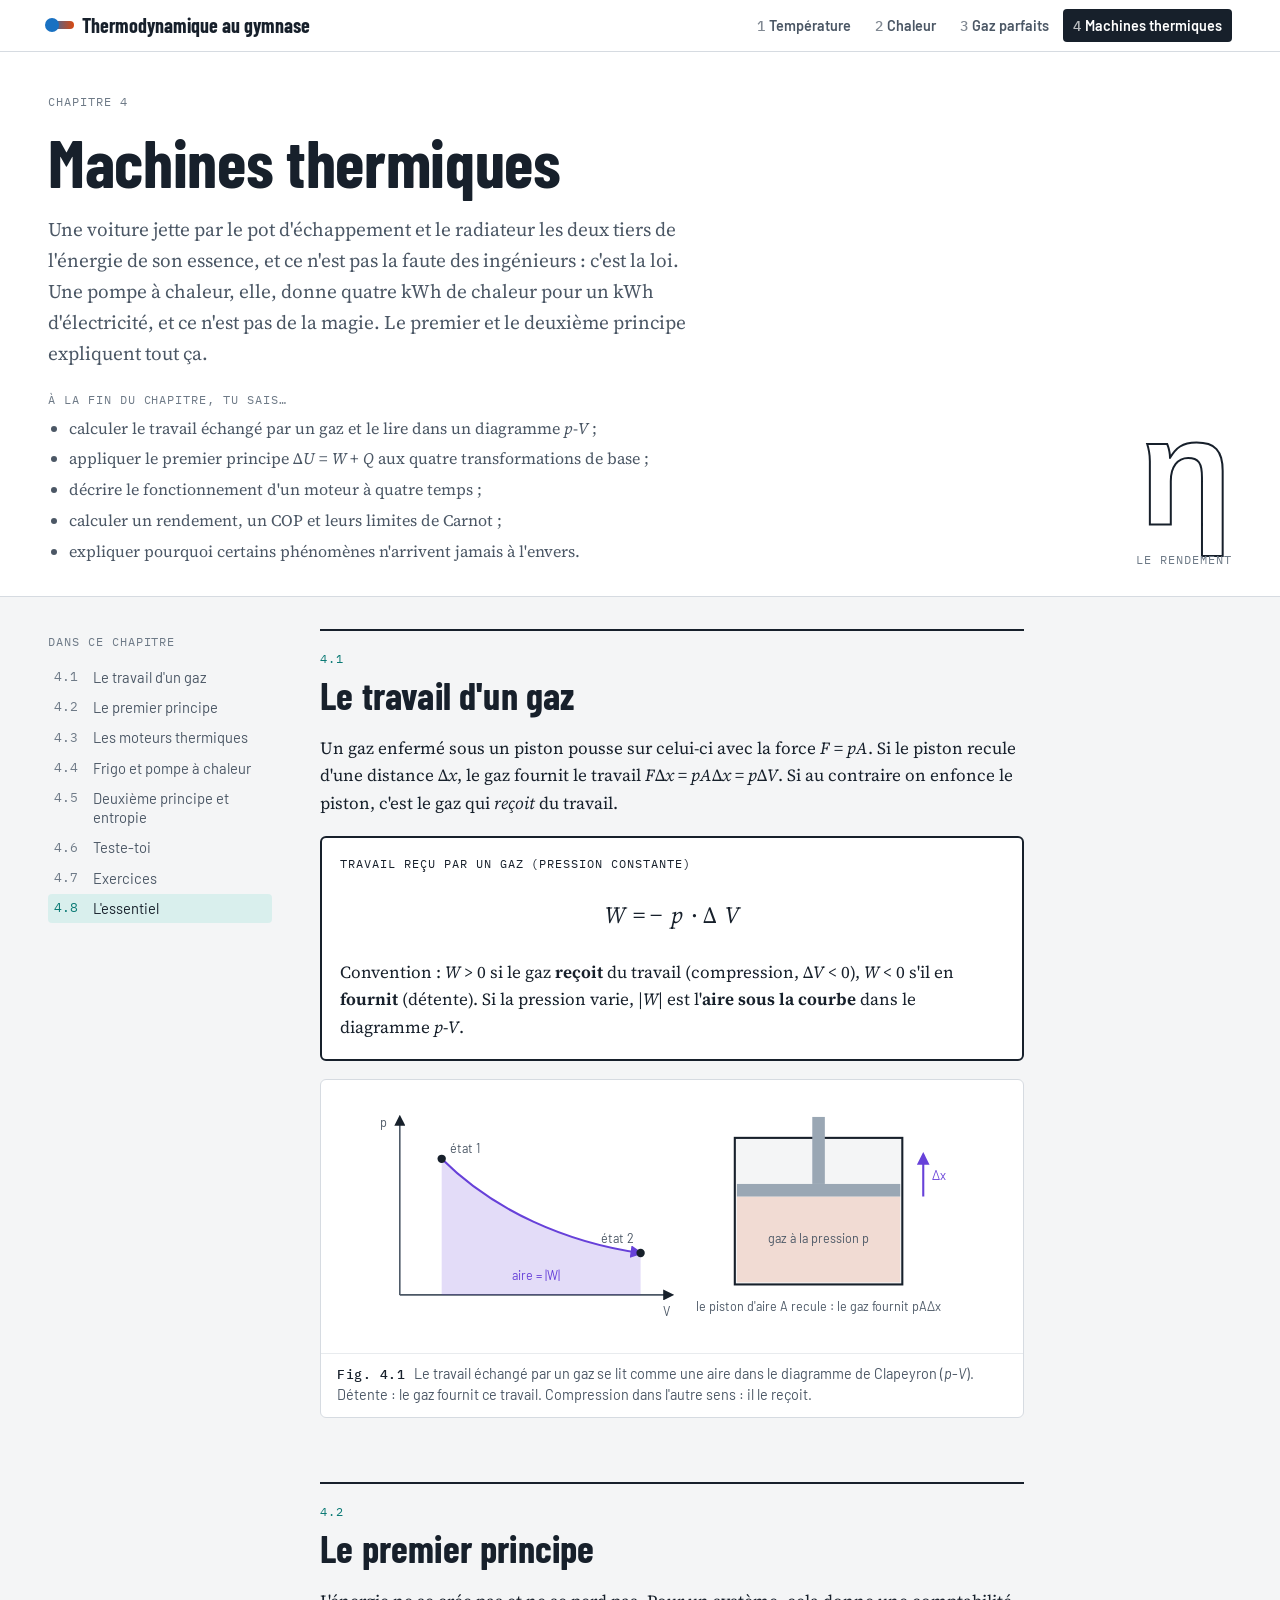
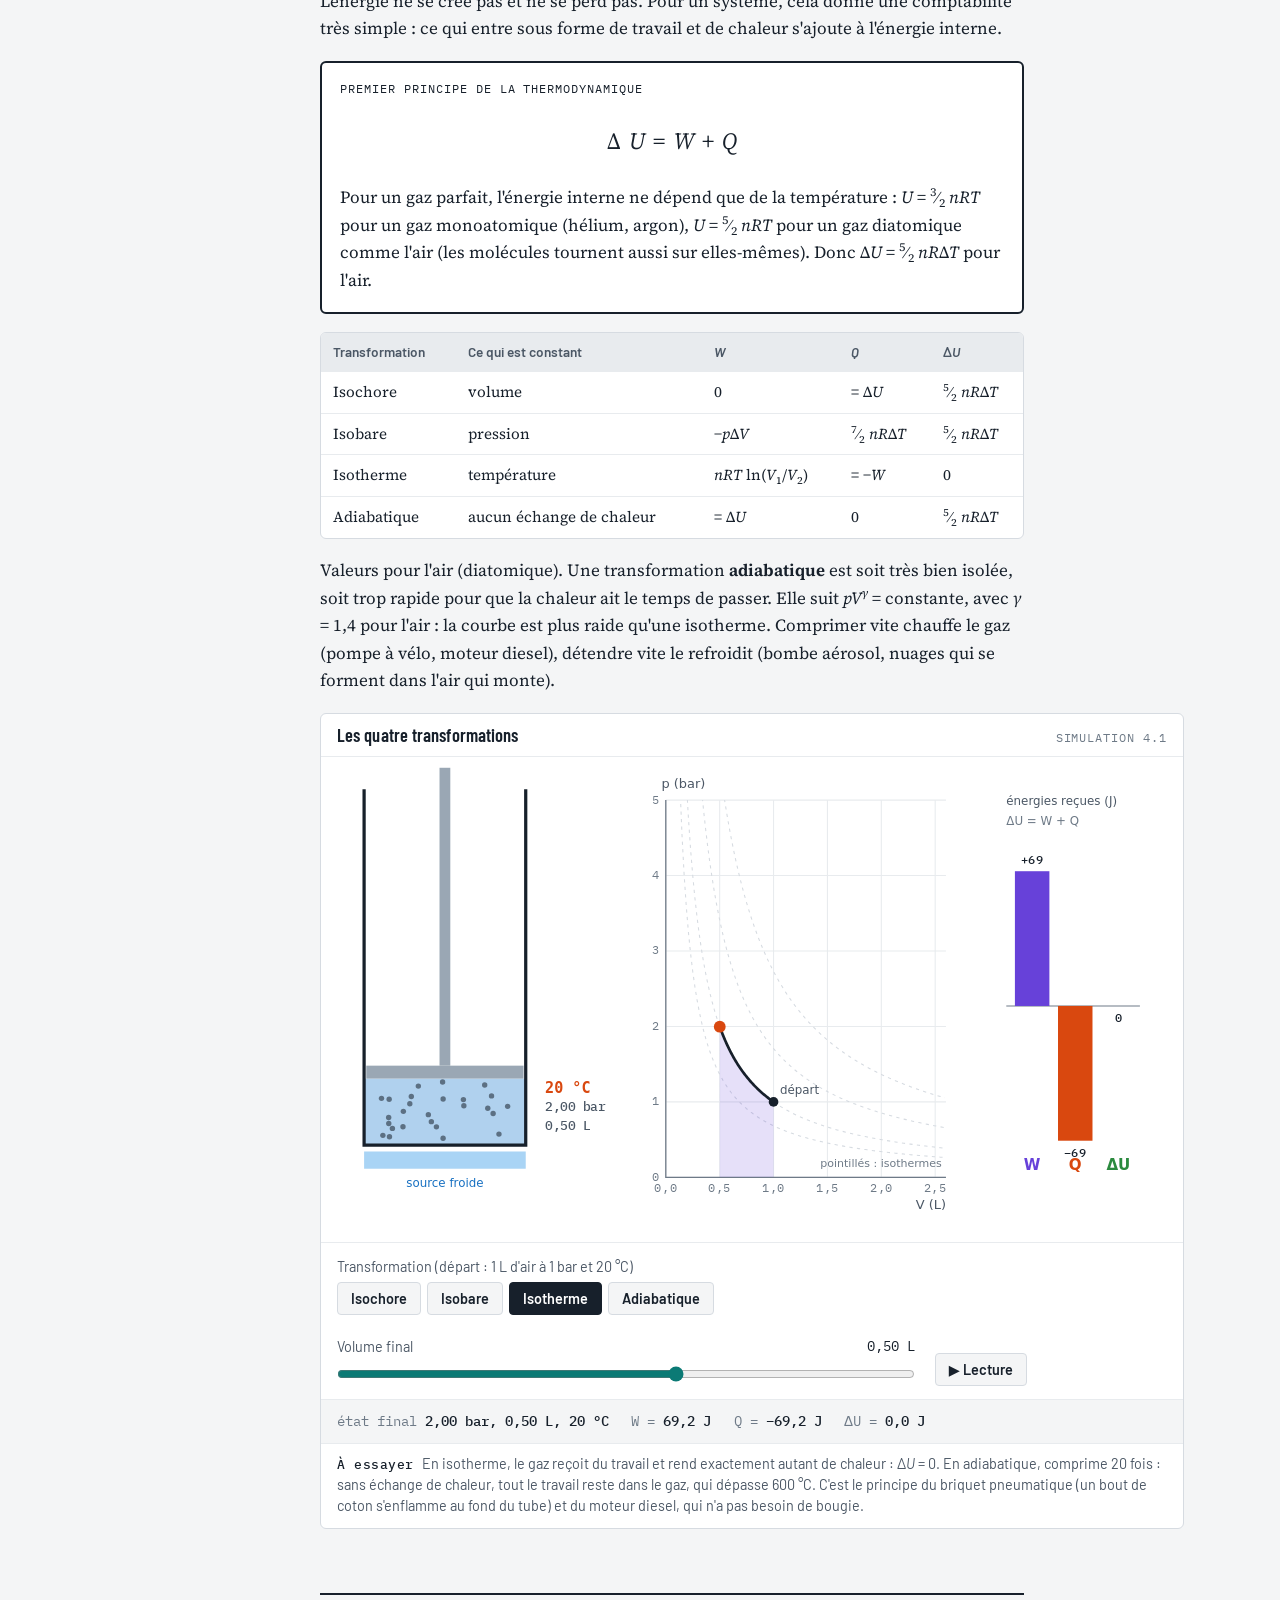
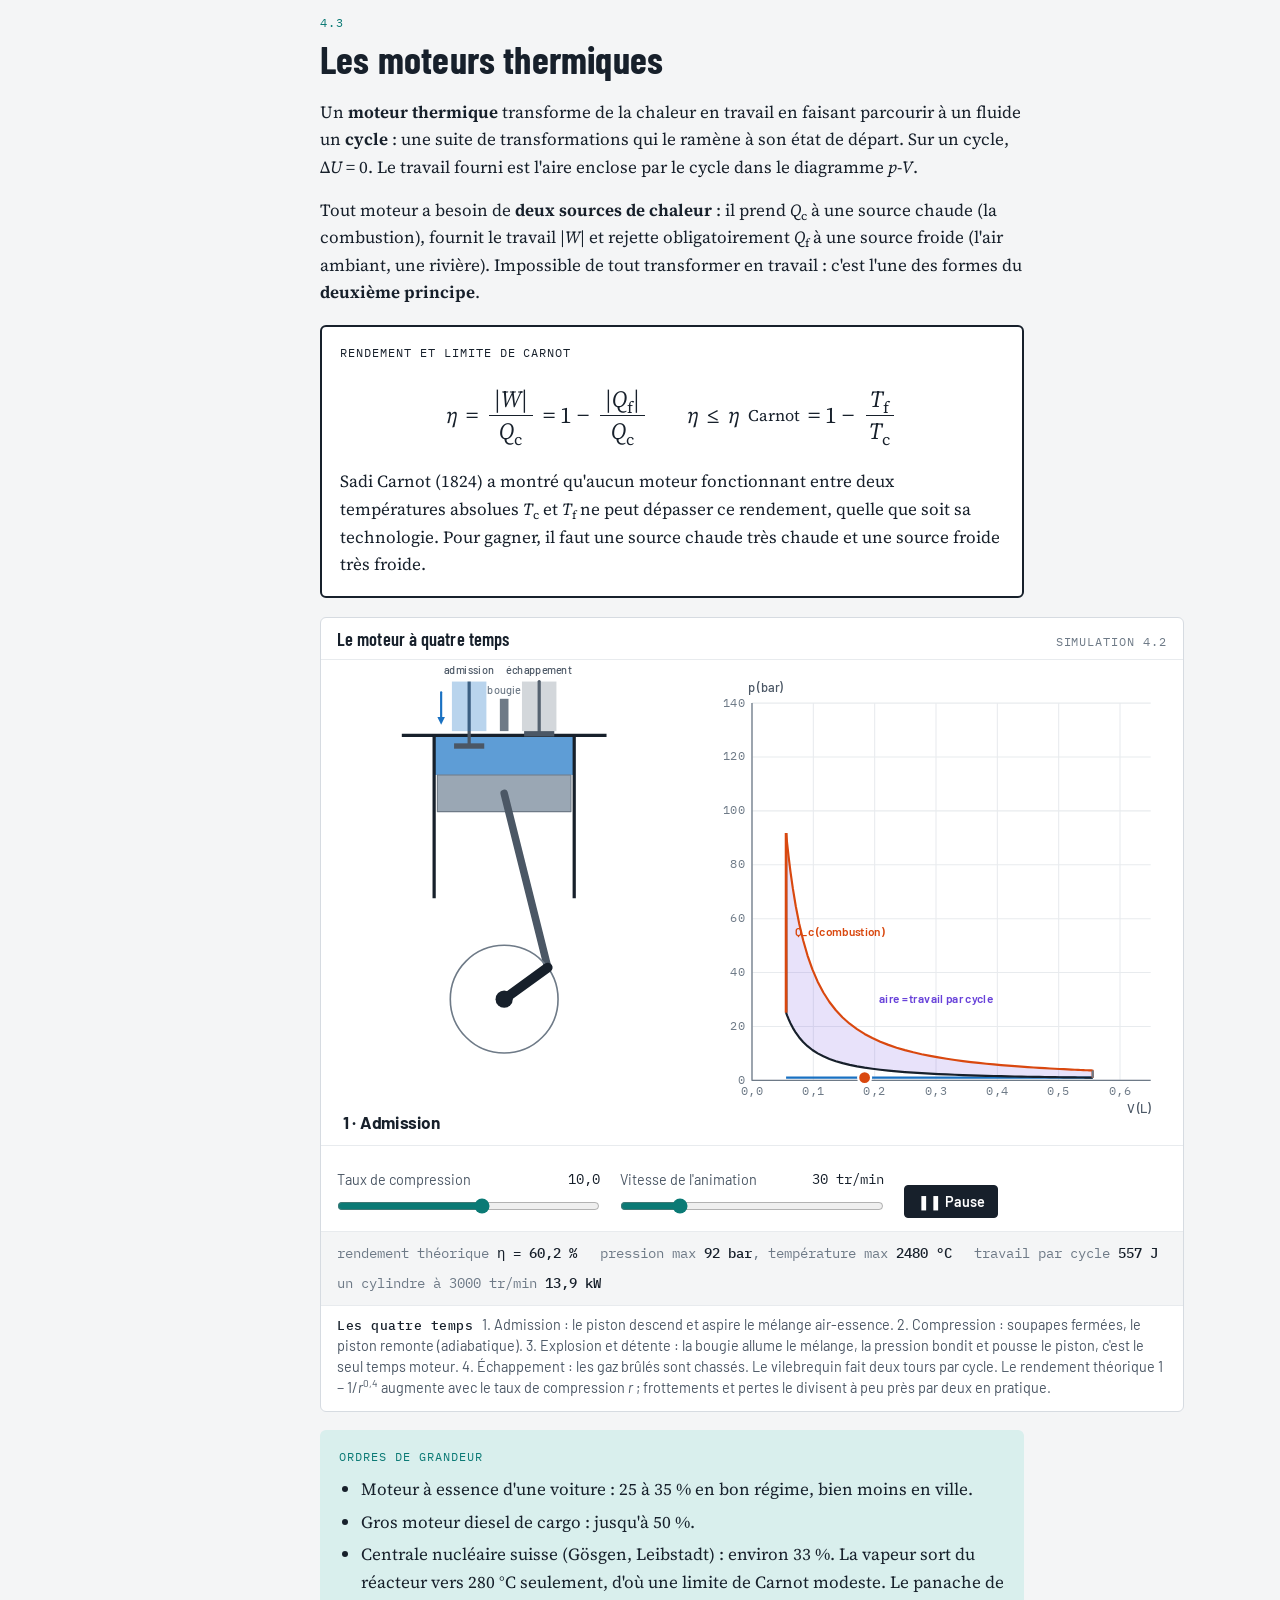
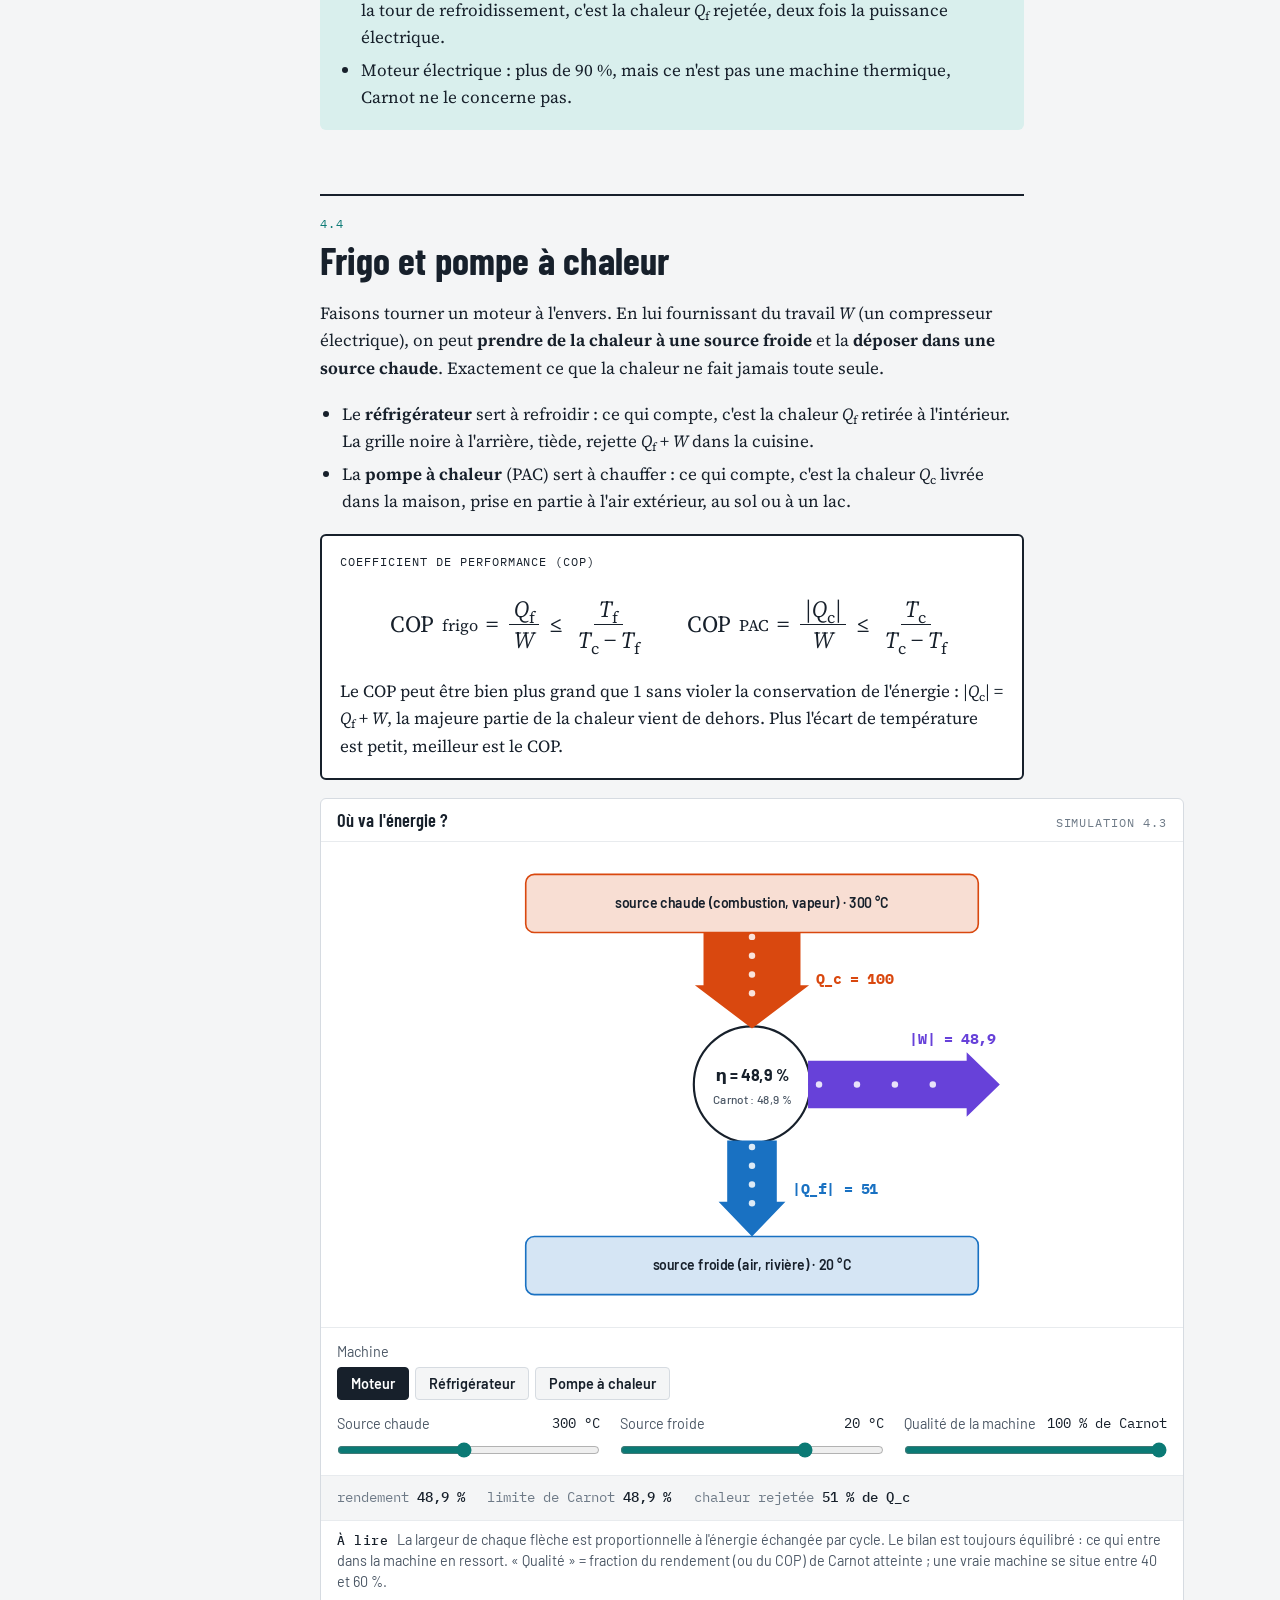
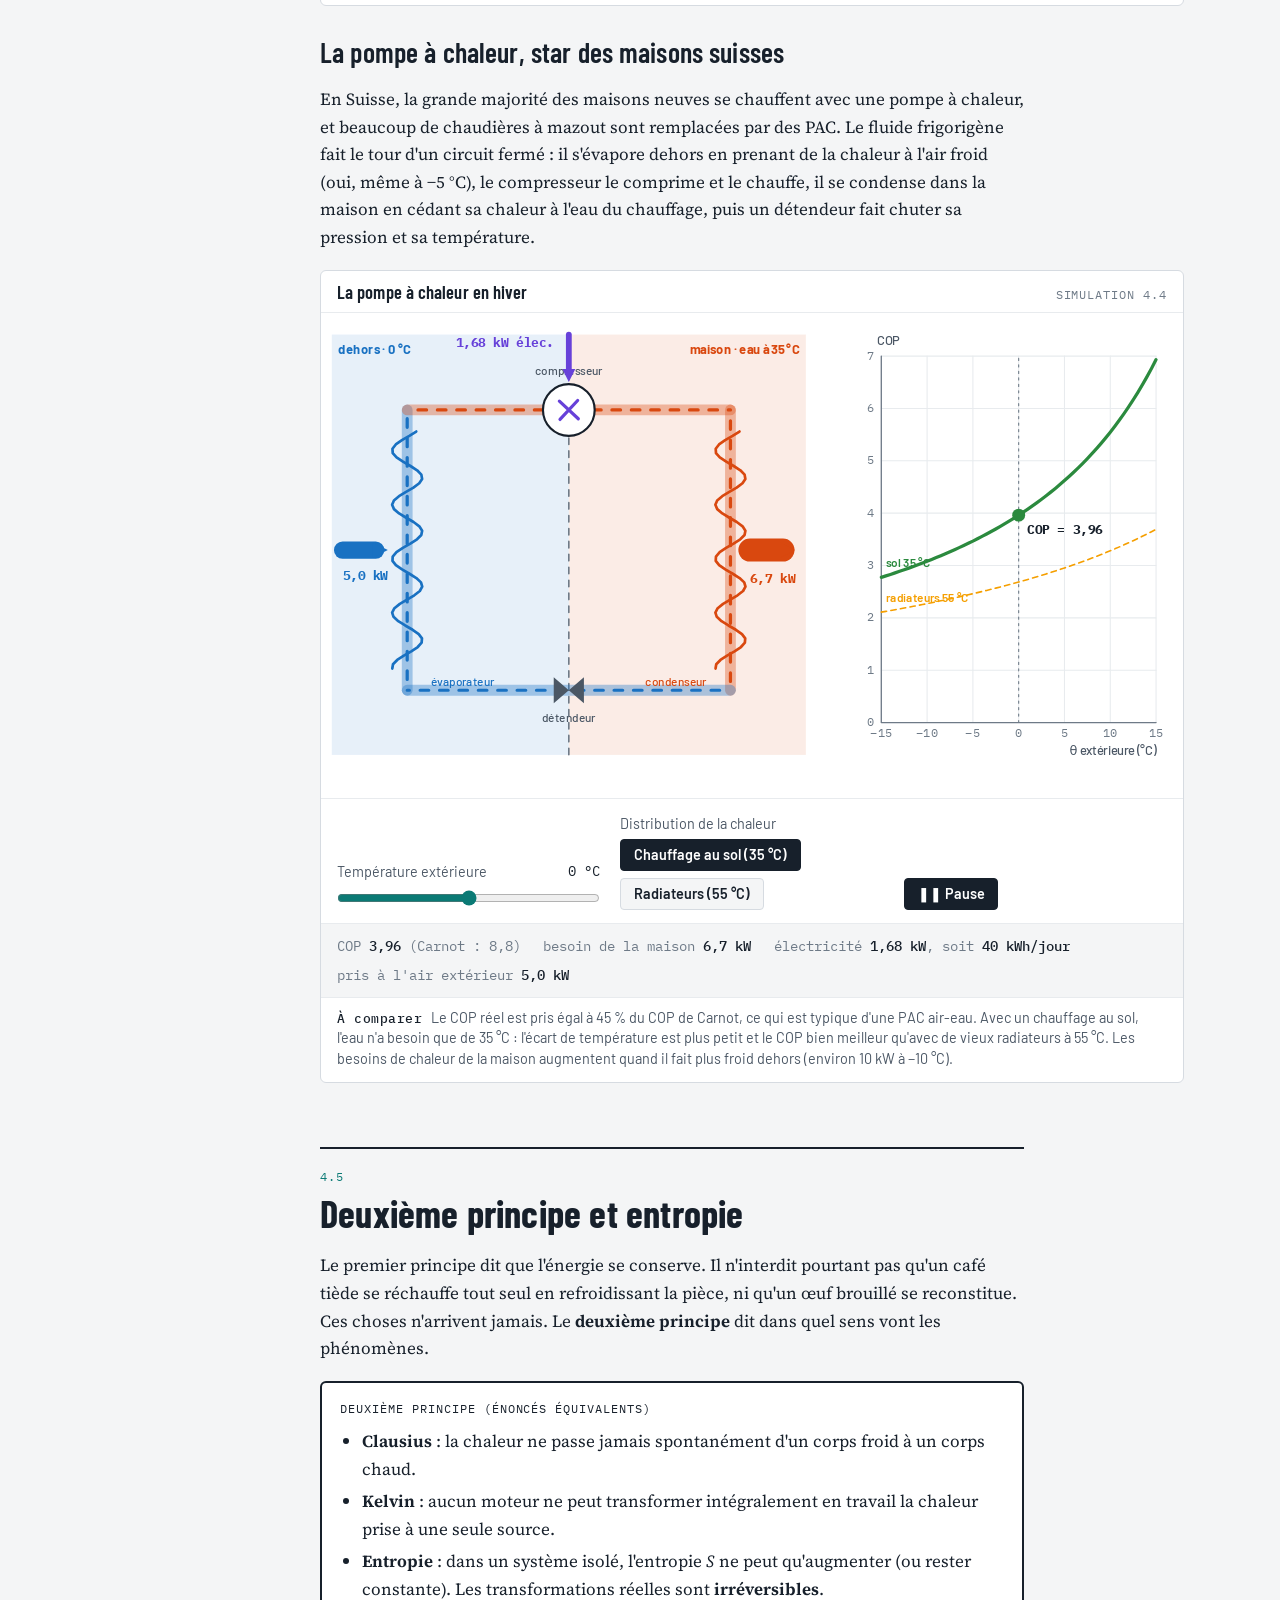
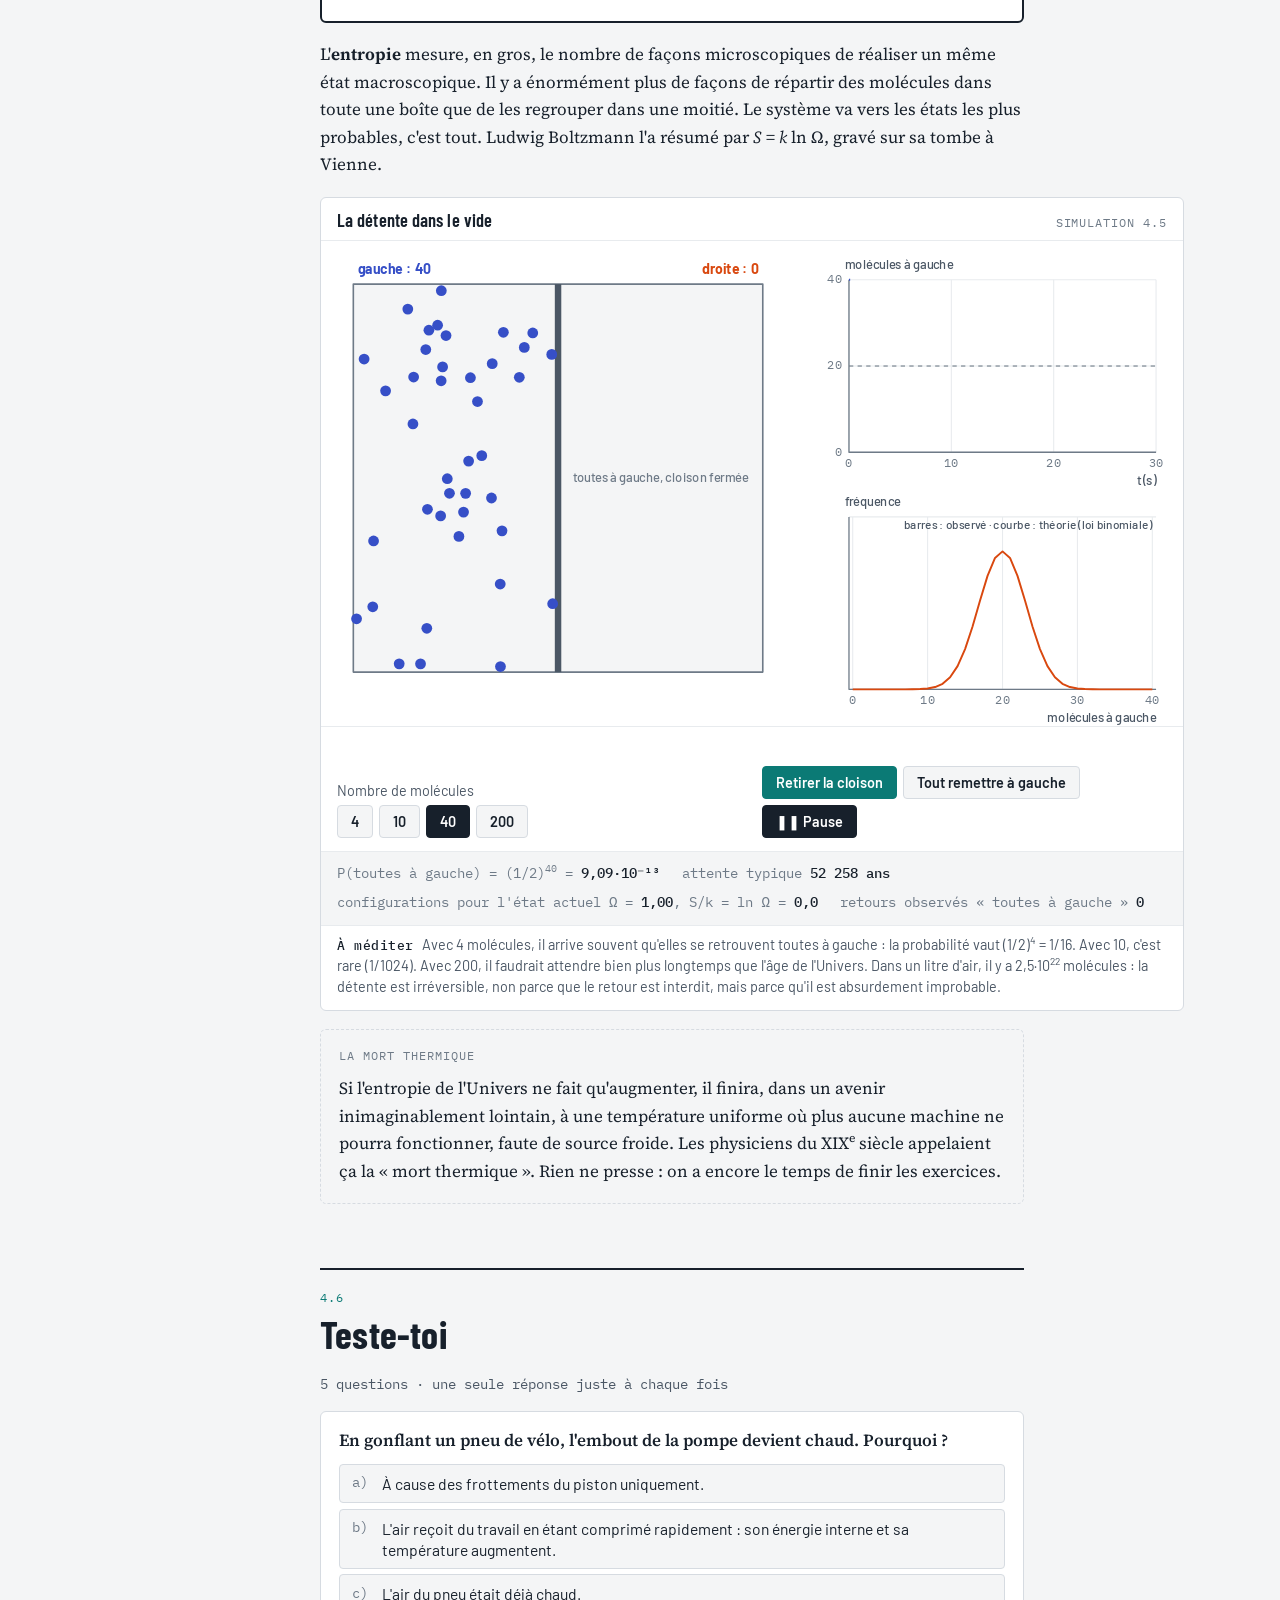
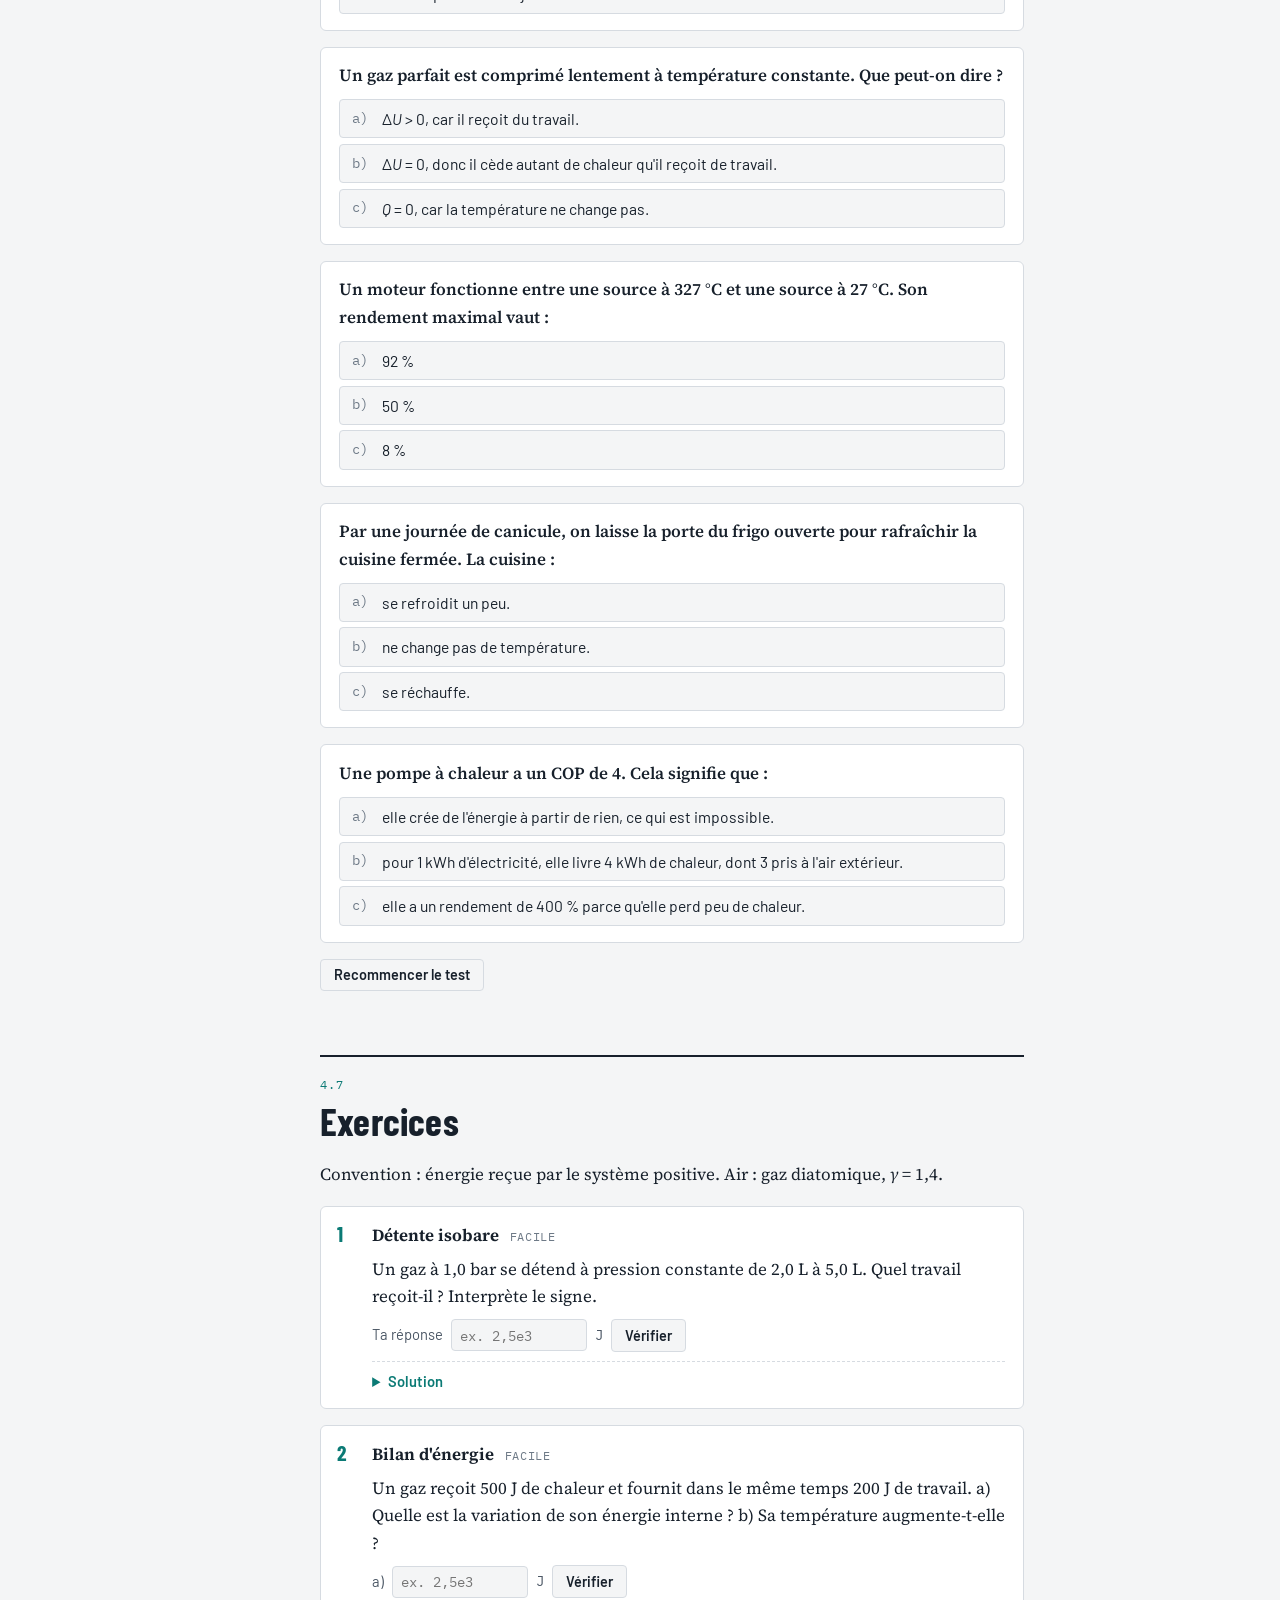
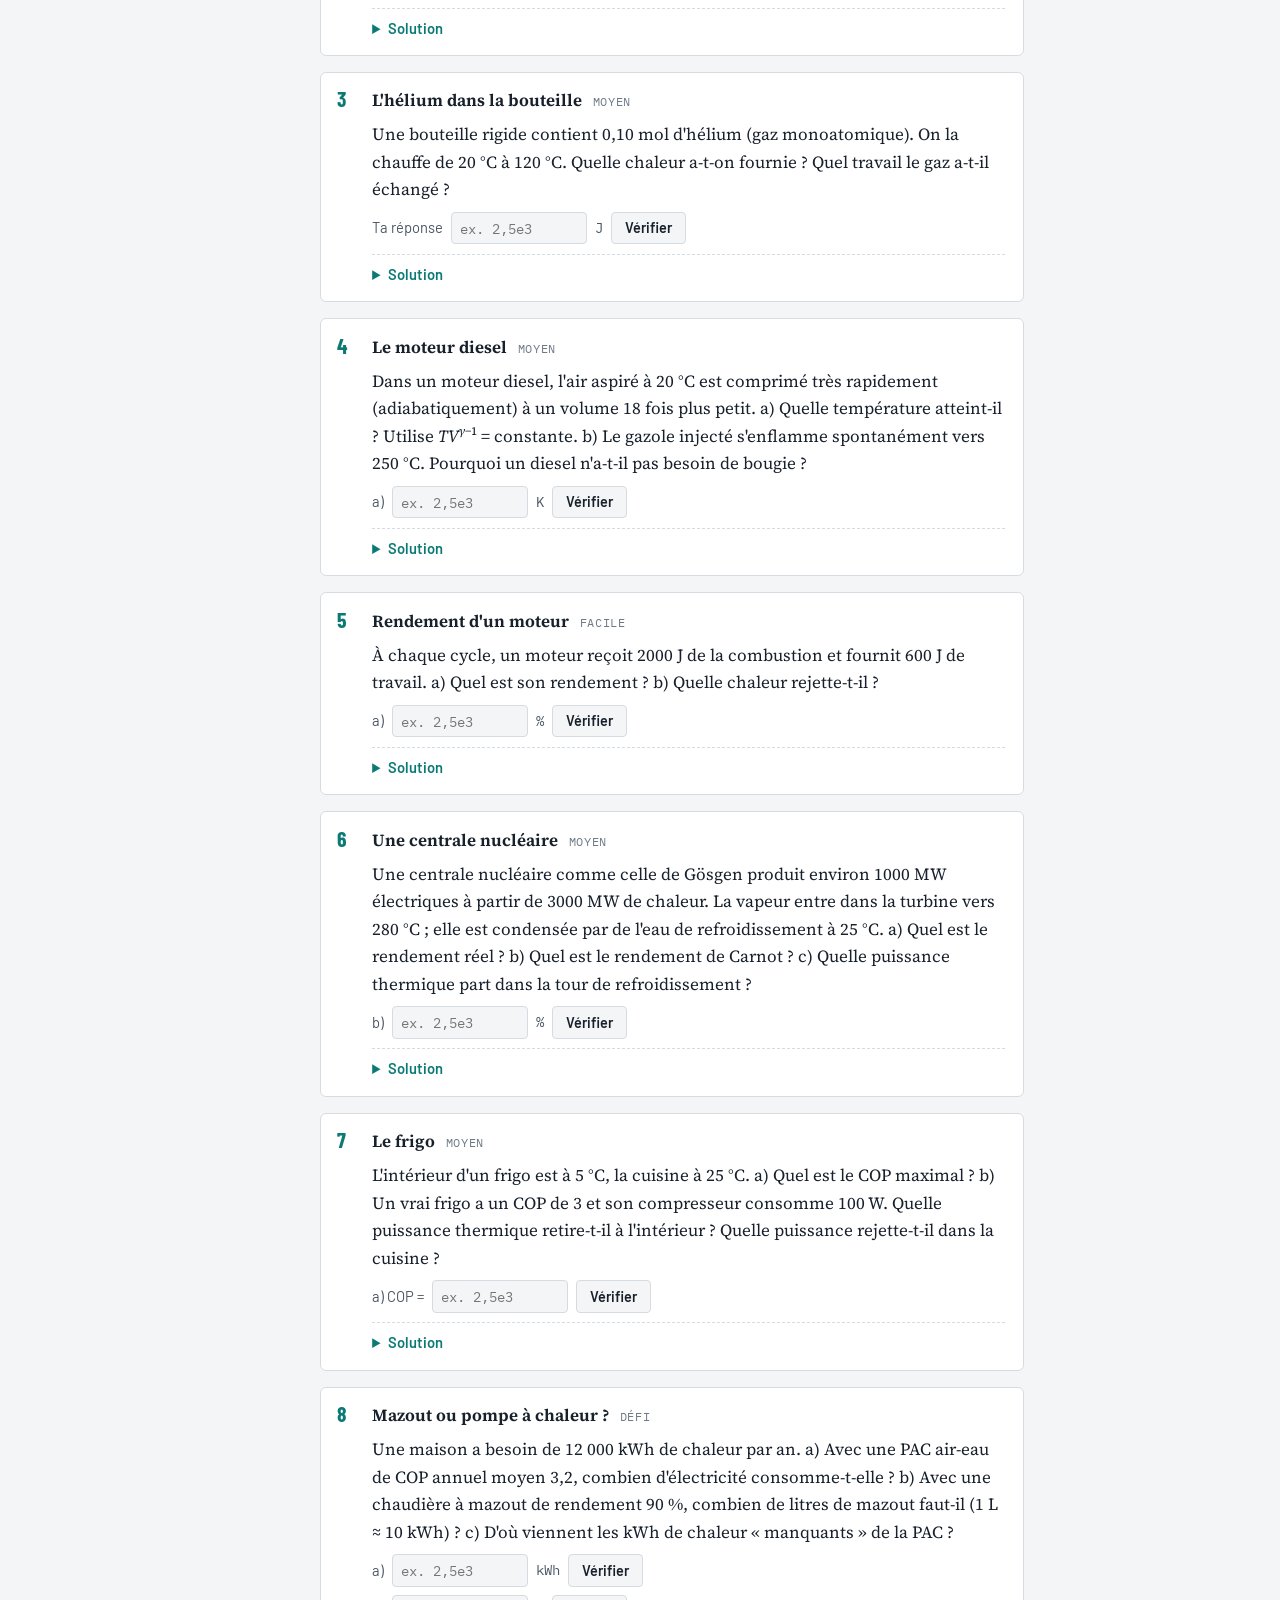
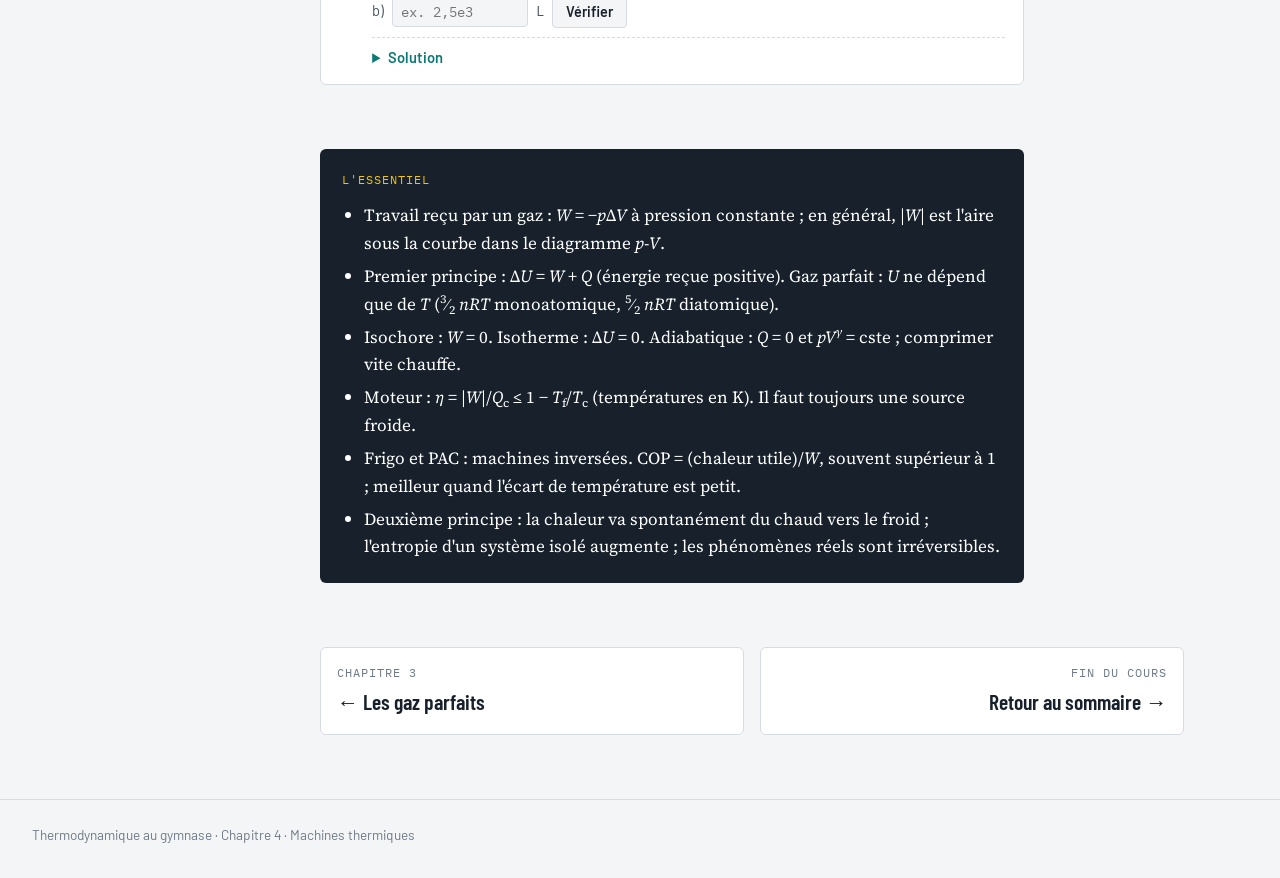
<file: cours-thermodynamique/4-machines-thermiques.html>
<!doctype html>
<html lang="fr">
<head>
<meta charset="utf-8">
<meta name="viewport" content="width=device-width, initial-scale=1, viewport-fit=cover">
<title>4 · Machines thermiques — Thermodynamique au gymnase</title>
<meta name="claude:viewport-fit-sides" content="cover">
<link rel="preconnect" href="https://fonts.googleapis.com">
<link rel="preconnect" href="https://fonts.gstatic.com" crossorigin>
<link rel="stylesheet" href="https://fonts.googleapis.com/css2?family=Barlow+Condensed:wght@500;600;700;800&family=Barlow:wght@400;500;600&family=IBM+Plex+Mono:wght@400;500&family=Source+Serif+4:ital,opsz,wght@0,8..60,400;0,8..60,600;1,8..60,400&display=swap">
<link rel="stylesheet" href="assets/cours.css">
</head>
<body>

<svg width="0" height="0" aria-hidden="true" style="position:absolute">
  <defs>
    <marker id="ah-ink" viewBox="0 0 10 10" refX="8" refY="5" markerWidth="7" markerHeight="7" orient="auto-start-reverse"><path d="M0 0L10 5L0 10z" style="fill:var(--ink)"/></marker>
    <marker id="ah-hot" viewBox="0 0 10 10" refX="8" refY="5" markerWidth="6" markerHeight="6" orient="auto-start-reverse"><path d="M0 0L10 5L0 10z" style="fill:var(--hot)"/></marker>
    <marker id="ah-cold" viewBox="0 0 10 10" refX="8" refY="5" markerWidth="6" markerHeight="6" orient="auto-start-reverse"><path d="M0 0L10 5L0 10z" style="fill:var(--cold)"/></marker>
    <marker id="ah-work" viewBox="0 0 10 10" refX="8" refY="5" markerWidth="6" markerHeight="6" orient="auto-start-reverse"><path d="M0 0L10 5L0 10z" style="fill:var(--work)"/></marker>
  </defs>
</svg>

<header class="site-header">
  <div class="site-header__inner">
    <a class="brand" href="index.html"><span class="brand__thermo" aria-hidden="true"></span>Thermodynamique au gymnase</a>
    <nav class="chapnav" aria-label="Chapitres">
      <a href="1-temperature.html"><span class="n">1</span><span class="t">Température</span></a>
      <a href="2-chaleur.html"><span class="n">2</span><span class="t">Chaleur</span></a>
      <a href="3-gaz-parfaits.html"><span class="n">3</span><span class="t">Gaz parfaits</span></a>
      <a href="4-machines-thermiques.html" aria-current="page"><span class="n">4</span><span class="t">Machines thermiques</span></a>
    </nav>
  </div>
</header>

<section class="chapter-hero">
  <div class="chapter-hero__inner">
    <div class="chapter-hero__text">
      <span class="eyebrow">Chapitre 4</span>
      <h1>Machines thermiques</h1>
      <p class="lead">Une voiture jette par le pot d'échappement et le radiateur les deux tiers de l'énergie de son essence, et ce n'est pas la faute des ingénieurs : c'est la loi. Une pompe à chaleur, elle, donne quatre kWh de chaleur pour un kWh d'électricité, et ce n'est pas de la magie. Le premier et le deuxième principe expliquent tout ça.</p>
      <div class="objectifs">
        <span class="label">À la fin du chapitre, tu sais…</span>
        <ul>
          <li>calculer le travail échangé par un gaz et le lire dans un diagramme <i>p</i>-<i>V</i> ;</li>
          <li>appliquer le premier principe Δ<i>U</i> = <i>W</i> + <i>Q</i> aux quatre transformations de base ;</li>
          <li>décrire le fonctionnement d'un moteur à quatre temps ;</li>
          <li>calculer un rendement, un COP et leurs limites de Carnot ;</li>
          <li>expliquer pourquoi certains phénomènes n'arrivent jamais à l'envers.</li>
        </ul>
      </div>
    </div>
    <div class="chapter-hero__unit" aria-hidden="true">η<small style="margin-top:1.9rem">le rendement</small></div>
  </div>
</section>

<div class="layout">
  <details class="toc" open>
    <summary><span class="label">Dans ce chapitre</span></summary>
    <ol>
      <li><a href="#travail"><span class="n">4.1</span>Le travail d'un gaz</a></li>
      <li><a href="#premier"><span class="n">4.2</span>Le premier principe</a></li>
      <li><a href="#moteurs"><span class="n">4.3</span>Les moteurs thermiques</a></li>
      <li><a href="#pac"><span class="n">4.4</span>Frigo et pompe à chaleur</a></li>
      <li><a href="#entropie"><span class="n">4.5</span>Deuxième principe et entropie</a></li>
      <li><a href="#test"><span class="n">4.6</span>Teste-toi</a></li>
      <li><a href="#exercices"><span class="n">4.7</span>Exercices</a></li>
      <li><a href="#essentiel"><span class="n">4.8</span>L'essentiel</a></li>
    </ol>
  </details>

  <main class="content">

    <!-- 4.1 -->
    <section class="section" id="travail">
      <div class="section-head"><span class="label">4.1</span><h2>Le travail d'un gaz</h2></div>
      <p>Un gaz enfermé sous un piston pousse sur celui-ci avec la force <i>F</i> = <i>pA</i>. Si le piston recule d'une distance Δ<i>x</i>, le gaz fournit le travail <i>F</i>Δ<i>x</i> = <i>pA</i>Δ<i>x</i> = <i>p</i>Δ<i>V</i>. Si au contraire on enfonce le piston, c'est le gaz qui <em>reçoit</em> du travail.</p>
      <div class="box box--loi">
        <span class="label">Travail reçu par un gaz (pression constante)</span>
        <div class="formula"><span class="eq"><i>W</i> = −<i>p</i> · Δ<i>V</i></span></div>
        <p>Convention : <i>W</i> &gt; 0 si le gaz <strong>reçoit</strong> du travail (compression, Δ<i>V</i> &lt; 0), <i>W</i> &lt; 0 s'il en <strong>fournit</strong> (détente). Si la pression varie, |<i>W</i>| est l'<strong>aire sous la courbe</strong> dans le diagramme <i>p</i>-<i>V</i>.</p>
      </div>
      <figure class="fig">
        <div class="fig__body">
          <svg viewBox="0 0 640 230" role="img" aria-label="Diagramme pression-volume : l'aire sous la courbe d'une détente représente le travail fourni par le gaz.">
            <line x1="60" y1="190" x2="320" y2="190" class="stroke-2" marker-end="url(#ah-ink)"/>
            <line x1="60" y1="190" x2="60" y2="20" class="stroke-2" marker-end="url(#ah-ink)"/>
            <text x="318" y="210" class="t-small" text-anchor="end">V</text>
            <text x="48" y="30" class="t-small" text-anchor="end">p</text>
            <path d="M100 60 C 150 110, 220 140, 290 150 L 290 190 L 100 190 Z" style="fill:var(--work);opacity:0.18"/>
            <path d="M100 60 C 150 110, 220 140, 290 150" class="stroke-work" marker-end="url(#ah-work)"/>
            <circle cx="100" cy="60" r="4" class="fill-ink"/><text x="108" y="54" class="t-small">état 1</text>
            <circle cx="290" cy="150" r="4" class="fill-ink"/><text x="284" y="140" class="t-small" text-anchor="end">état 2</text>
            <text x="190" y="176" class="t-small t-work" text-anchor="middle">aire = |W|</text>
            <rect x="380" y="40" width="160" height="140" class="fill-paper" style="stroke:var(--ink);stroke-width:2"/>
            <rect x="382" y="96" width="156" height="82" style="fill:var(--hot);opacity:0.15"/>
            <rect x="382" y="84" width="156" height="12" class="fill-metal"/>
            <rect x="454" y="20" width="12" height="64" class="fill-metal"/>
            <line x1="560" y1="96" x2="560" y2="56" class="stroke-work" marker-end="url(#ah-work)"/>
            <text x="568" y="80" class="t-small t-work">Δx</text>
            <text x="460" y="140" class="t-small" text-anchor="middle">gaz à la pression p</text>
            <text x="460" y="205" class="t-small" text-anchor="middle">le piston d'aire A recule : le gaz fournit pAΔx</text>
          </svg>
        </div>
        <figcaption><b>Fig. 4.1</b> Le travail échangé par un gaz se lit comme une aire dans le diagramme de Clapeyron (<i>p</i>-<i>V</i>). Détente : le gaz fournit ce travail. Compression dans l'autre sens : il le reçoit.</figcaption>
      </figure>
    </section>

    <!-- 4.2 -->
    <section class="section" id="premier">
      <div class="section-head"><span class="label">4.2</span><h2>Le premier principe</h2></div>
      <p>L'énergie ne se crée pas et ne se perd pas. Pour un système, cela donne une comptabilité très simple : ce qui entre sous forme de travail et de chaleur s'ajoute à l'énergie interne.</p>
      <div class="box box--loi">
        <span class="label">Premier principe de la thermodynamique</span>
        <div class="formula"><span class="eq">Δ<i>U</i> = <i>W</i> + <i>Q</i></span></div>
        <p>Pour un gaz parfait, l'énergie interne ne dépend que de la température : <i>U</i> = <sup>3</sup>⁄<sub>2</sub> <i>nRT</i> pour un gaz monoatomique (hélium, argon), <i>U</i> = <sup>5</sup>⁄<sub>2</sub> <i>nRT</i> pour un gaz diatomique comme l'air (les molécules tournent aussi sur elles-mêmes). Donc Δ<i>U</i> = <sup>5</sup>⁄<sub>2</sub> <i>nR</i>Δ<i>T</i> pour l'air.</p>
      </div>
      <div class="table-wrap">
        <table class="data-table">
          <thead><tr><th>Transformation</th><th>Ce qui est constant</th><th><i>W</i></th><th><i>Q</i></th><th>Δ<i>U</i></th></tr></thead>
          <tbody>
            <tr><td>Isochore</td><td>volume</td><td>0</td><td>= Δ<i>U</i></td><td><sup>5</sup>⁄<sub>2</sub> <i>nR</i>Δ<i>T</i></td></tr>
            <tr><td>Isobare</td><td>pression</td><td>−<i>p</i>Δ<i>V</i></td><td><sup>7</sup>⁄<sub>2</sub> <i>nR</i>Δ<i>T</i></td><td><sup>5</sup>⁄<sub>2</sub> <i>nR</i>Δ<i>T</i></td></tr>
            <tr><td>Isotherme</td><td>température</td><td><i>nRT</i> ln(<i>V</i><sub>1</sub>/<i>V</i><sub>2</sub>)</td><td>= −<i>W</i></td><td>0</td></tr>
            <tr><td>Adiabatique</td><td>aucun échange de chaleur</td><td>= Δ<i>U</i></td><td>0</td><td><sup>5</sup>⁄<sub>2</sub> <i>nR</i>Δ<i>T</i></td></tr>
          </tbody>
        </table>
      </div>
      <p>Valeurs pour l'air (diatomique). Une transformation <strong>adiabatique</strong> est soit très bien isolée, soit trop rapide pour que la chaleur ait le temps de passer. Elle suit <i>pV</i><sup><i>γ</i></sup> = constante, avec <i>γ</i> = 1,4 pour l'air : la courbe est plus raide qu'une isotherme. Comprimer vite chauffe le gaz (pompe à vélo, moteur diesel), détendre vite le refroidit (bombe aérosol, nuages qui se forment dans l'air qui monte).</p>

      <figure class="anim wide" id="anim-transfo">
        <div class="anim__head"><h4>Les quatre transformations</h4><span class="label">Simulation 4.1</span></div>
        <div class="anim__stage"><canvas class="anim-canvas" id="cv-transfo" style="--ar: 16 / 9; --ar-m: 4 / 5" aria-label="Un cylindre d'air subit une transformation ; le diagramme pression-volume trace le chemin et des barres montrent le travail, la chaleur et la variation d'énergie interne."></canvas></div>
        <div class="controls">
          <div class="ctrl" style="flex-basis: 100%">
            <span class="ctrl__name">Transformation (départ : 1 L d'air à 1 bar et 20 °C)</span>
            <div class="btns" id="tr-type">
              <button class="btn" type="button" data-value="isochore">Isochore</button>
              <button class="btn" type="button" data-value="isobare">Isobare</button>
              <button class="btn" type="button" data-value="isotherme" aria-pressed="true">Isotherme</button>
              <button class="btn" type="button" data-value="adiabatique">Adiabatique</button>
            </div>
          </div>
          <div class="ctrl" style="flex-basis: 60%"><label for="tr-x"><span id="tr-xlab">Volume final</span><output for="tr-x"></output></label><input type="range" id="tr-x" min="0" max="1000" step="1" value="500"></div>
          <div class="ctrl"><span class="ctrl__name">&nbsp;</span><div class="btns"><button class="btn" type="button" id="tr-play"></button></div></div>
        </div>
        <div class="readouts" id="tr-read"></div>
        <figcaption><b>À essayer</b> En isotherme, le gaz reçoit du travail et rend exactement autant de chaleur : Δ<i>U</i> = 0. En adiabatique, comprime 20 fois : sans échange de chaleur, tout le travail reste dans le gaz, qui dépasse 600 °C. C'est le principe du briquet pneumatique (un bout de coton s'enflamme au fond du tube) et du moteur diesel, qui n'a pas besoin de bougie.</figcaption>
      </figure>
    </section>

    <!-- 4.3 -->
    <section class="section" id="moteurs">
      <div class="section-head"><span class="label">4.3</span><h2>Les moteurs thermiques</h2></div>
      <p>Un <strong>moteur thermique</strong> transforme de la chaleur en travail en faisant parcourir à un fluide un <strong>cycle</strong> : une suite de transformations qui le ramène à son état de départ. Sur un cycle, Δ<i>U</i> = 0. Le travail fourni est l'aire enclose par le cycle dans le diagramme <i>p</i>-<i>V</i>.</p>
      <p>Tout moteur a besoin de <strong>deux sources de chaleur</strong> : il prend <i>Q</i><sub>c</sub> à une source chaude (la combustion), fournit le travail |<i>W</i>| et rejette obligatoirement <i>Q</i><sub>f</sub> à une source froide (l'air ambiant, une rivière). Impossible de tout transformer en travail : c'est l'une des formes du <strong>deuxième principe</strong>.</p>
      <div class="box box--loi">
        <span class="label">Rendement et limite de Carnot</span>
        <div class="formula"><span class="eq"><i>η</i> = <span class="frac"><span>|<i>W</i>|</span><span><i>Q</i><sub>c</sub></span></span> = 1 − <span class="frac"><span>|<i>Q</i><sub>f</sub>|</span><span><i>Q</i><sub>c</sub></span></span></span><span class="eq"><i>η</i> ≤ <i>η</i><sub>Carnot</sub> = 1 − <span class="frac"><span><i>T</i><sub>f</sub></span><span><i>T</i><sub>c</sub></span></span></span></div>
        <p>Sadi Carnot (1824) a montré qu'aucun moteur fonctionnant entre deux températures absolues <i>T</i><sub>c</sub> et <i>T</i><sub>f</sub> ne peut dépasser ce rendement, quelle que soit sa technologie. Pour gagner, il faut une source chaude très chaude et une source froide très froide.</p>
      </div>

      <figure class="anim wide" id="anim-otto">
        <div class="anim__head"><h4>Le moteur à quatre temps</h4><span class="label">Simulation 4.2</span></div>
        <div class="anim__stage"><canvas class="anim-canvas" id="cv-otto" style="--ar: 16 / 9; --ar-m: 4 / 5" aria-label="Un cylindre de moteur à essence avec soupapes, bougie, bielle et vilebrequin, synchronisé avec le cycle d'Otto dans le diagramme pression-volume."></canvas></div>
        <div class="controls">
          <div class="ctrl"><label for="otto-r"><span>Taux de compression</span><output for="otto-r"></output></label><input type="range" id="otto-r" min="5" max="14" step="0.5" value="10"></div>
          <div class="ctrl"><label for="otto-v"><span>Vitesse de l'animation</span><output for="otto-v"></output></label><input type="range" id="otto-v" min="0.1" max="2" step="0.05" value="0.5"></div>
          <div class="ctrl"><span class="ctrl__name">&nbsp;</span><div class="btns"><button class="btn" type="button" id="otto-play"></button></div></div>
        </div>
        <div class="readouts" id="otto-read"></div>
        <figcaption><b>Les quatre temps</b> 1. Admission : le piston descend et aspire le mélange air-essence. 2. Compression : soupapes fermées, le piston remonte (adiabatique). 3. Explosion et détente : la bougie allume le mélange, la pression bondit et pousse le piston, c'est le seul temps moteur. 4. Échappement : les gaz brûlés sont chassés. Le vilebrequin fait deux tours par cycle. Le rendement théorique 1 − 1/<i>r</i><sup>0,4</sup> augmente avec le taux de compression <i>r</i> ; frottements et pertes le divisent à peu près par deux en pratique.</figcaption>
      </figure>

      <div class="box box--ex">
        <span class="label">Ordres de grandeur</span>
        <ul>
          <li>Moteur à essence d'une voiture : 25 à 35 % en bon régime, bien moins en ville.</li>
          <li>Gros moteur diesel de cargo : jusqu'à 50 %.</li>
          <li>Centrale nucléaire suisse (Gösgen, Leibstadt) : environ 33 %. La vapeur sort du réacteur vers 280 °C seulement, d'où une limite de Carnot modeste. Le panache de la tour de refroidissement, c'est la chaleur <i>Q</i><sub>f</sub> rejetée, deux fois la puissance électrique.</li>
          <li>Moteur électrique : plus de 90 %, mais ce n'est pas une machine thermique, Carnot ne le concerne pas.</li>
        </ul>
      </div>
    </section>

    <!-- 4.4 -->
    <section class="section" id="pac">
      <div class="section-head"><span class="label">4.4</span><h2>Frigo et pompe à chaleur</h2></div>
      <p>Faisons tourner un moteur à l'envers. En lui fournissant du travail <i>W</i> (un compresseur électrique), on peut <strong>prendre de la chaleur à une source froide</strong> et la <strong>déposer dans une source chaude</strong>. Exactement ce que la chaleur ne fait jamais toute seule.</p>
      <ul>
        <li>Le <strong>réfrigérateur</strong> sert à refroidir : ce qui compte, c'est la chaleur <i>Q</i><sub>f</sub> retirée à l'intérieur. La grille noire à l'arrière, tiède, rejette <i>Q</i><sub>f</sub> + <i>W</i> dans la cuisine.</li>
        <li>La <strong>pompe à chaleur</strong> (PAC) sert à chauffer : ce qui compte, c'est la chaleur <i>Q</i><sub>c</sub> livrée dans la maison, prise en partie à l'air extérieur, au sol ou à un lac.</li>
      </ul>
      <div class="box box--loi">
        <span class="label">Coefficient de performance (COP)</span>
        <div class="formula">
          <span class="eq">COP<sub>frigo</sub> = <span class="frac"><span><i>Q</i><sub>f</sub></span><span><i>W</i></span></span> ≤ <span class="frac"><span><i>T</i><sub>f</sub></span><span><i>T</i><sub>c</sub> − <i>T</i><sub>f</sub></span></span></span>
          <span class="eq">COP<sub>PAC</sub> = <span class="frac"><span>|<i>Q</i><sub>c</sub>|</span><span><i>W</i></span></span> ≤ <span class="frac"><span><i>T</i><sub>c</sub></span><span><i>T</i><sub>c</sub> − <i>T</i><sub>f</sub></span></span></span>
        </div>
        <p>Le COP peut être bien plus grand que 1 sans violer la conservation de l'énergie : |<i>Q</i><sub>c</sub>| = <i>Q</i><sub>f</sub> + <i>W</i>, la majeure partie de la chaleur vient de dehors. Plus l'écart de température est petit, meilleur est le COP.</p>
      </div>

      <figure class="anim wide" id="anim-flux">
        <div class="anim__head"><h4>Où va l'énergie ?</h4><span class="label">Simulation 4.3</span></div>
        <div class="anim__stage"><canvas class="anim-canvas" id="cv-flux" style="--ar: 16 / 9; --ar-m: 4 / 5" aria-label="Diagramme des flux d'énergie entre une source chaude, une machine et une source froide, avec des flèches proportionnelles aux énergies."></canvas></div>
        <div class="controls">
          <div class="ctrl" style="flex-basis: 100%">
            <span class="ctrl__name">Machine</span>
            <div class="btns" id="flux-type">
              <button class="btn" type="button" data-value="moteur" aria-pressed="true">Moteur</button>
              <button class="btn" type="button" data-value="frigo">Réfrigérateur</button>
              <button class="btn" type="button" data-value="pac">Pompe à chaleur</button>
            </div>
          </div>
          <div class="ctrl"><label for="flux-tc"><span>Source chaude</span><output for="flux-tc"></output></label><input type="range" id="flux-tc" min="20" max="600" step="5" value="300"></div>
          <div class="ctrl"><label for="flux-tf"><span>Source froide</span><output for="flux-tf"></output></label><input type="range" id="flux-tf" min="-30" max="40" step="1" value="20"></div>
          <div class="ctrl"><label for="flux-q"><span>Qualité de la machine</span><output for="flux-q"></output></label><input type="range" id="flux-q" min="20" max="100" step="5" value="100"></div>
        </div>
        <div class="readouts" id="flux-read"></div>
        <figcaption><b>À lire</b> La largeur de chaque flèche est proportionnelle à l'énergie échangée par cycle. Le bilan est toujours équilibré : ce qui entre dans la machine en ressort. « Qualité » = fraction du rendement (ou du COP) de Carnot atteinte ; une vraie machine se situe entre 40 et 60 %.</figcaption>
      </figure>

      <h3>La pompe à chaleur, star des maisons suisses</h3>
      <p>En Suisse, la grande majorité des maisons neuves se chauffent avec une pompe à chaleur, et beaucoup de chaudières à mazout sont remplacées par des PAC. Le fluide frigorigène fait le tour d'un circuit fermé : il s'évapore dehors en prenant de la chaleur à l'air froid (oui, même à −5 °C), le compresseur le comprime et le chauffe, il se condense dans la maison en cédant sa chaleur à l'eau du chauffage, puis un détendeur fait chuter sa pression et sa température.</p>

      <figure class="anim wide" id="anim-pac">
        <div class="anim__head"><h4>La pompe à chaleur en hiver</h4><span class="label">Simulation 4.4</span></div>
        <div class="anim__stage"><canvas class="anim-canvas" id="cv-pac" style="--ar: 16 / 9; --ar-m: 4 / 5" aria-label="Schéma du circuit d'une pompe à chaleur air-eau et graphique du COP en fonction de la température extérieure pour un chauffage au sol ou des radiateurs."></canvas></div>
        <div class="controls">
          <div class="ctrl"><label for="pac-te"><span>Température extérieure</span><output for="pac-te"></output></label><input type="range" id="pac-te" min="-15" max="15" step="1" value="0"></div>
          <div class="ctrl">
            <span class="ctrl__name">Distribution de la chaleur</span>
            <div class="btns" id="pac-emet">
              <button class="btn" type="button" data-value="35" aria-pressed="true">Chauffage au sol (35 °C)</button>
              <button class="btn" type="button" data-value="55">Radiateurs (55 °C)</button>
            </div>
          </div>
          <div class="ctrl"><span class="ctrl__name">&nbsp;</span><div class="btns"><button class="btn" type="button" id="pac-play"></button></div></div>
        </div>
        <div class="readouts" id="pac-read"></div>
        <figcaption><b>À comparer</b> Le COP réel est pris égal à 45 % du COP de Carnot, ce qui est typique d'une PAC air-eau. Avec un chauffage au sol, l'eau n'a besoin que de 35 °C : l'écart de température est plus petit et le COP bien meilleur qu'avec de vieux radiateurs à 55 °C. Les besoins de chaleur de la maison augmentent quand il fait plus froid dehors (environ 10 kW à −10 °C).</figcaption>
      </figure>
    </section>

    <!-- 4.5 -->
    <section class="section" id="entropie">
      <div class="section-head"><span class="label">4.5</span><h2>Deuxième principe et entropie</h2></div>
      <p>Le premier principe dit que l'énergie se conserve. Il n'interdit pourtant pas qu'un café tiède se réchauffe tout seul en refroidissant la pièce, ni qu'un œuf brouillé se reconstitue. Ces choses n'arrivent jamais. Le <strong>deuxième principe</strong> dit dans quel sens vont les phénomènes.</p>
      <div class="box box--loi">
        <span class="label">Deuxième principe (énoncés équivalents)</span>
        <ul>
          <li><strong>Clausius</strong> : la chaleur ne passe jamais spontanément d'un corps froid à un corps chaud.</li>
          <li><strong>Kelvin</strong> : aucun moteur ne peut transformer intégralement en travail la chaleur prise à une seule source.</li>
          <li><strong>Entropie</strong> : dans un système isolé, l'entropie <i>S</i> ne peut qu'augmenter (ou rester constante). Les transformations réelles sont <strong>irréversibles</strong>.</li>
        </ul>
      </div>
      <p>L'<strong>entropie</strong> mesure, en gros, le nombre de façons microscopiques de réaliser un même état macroscopique. Il y a énormément plus de façons de répartir des molécules dans toute une boîte que de les regrouper dans une moitié. Le système va vers les états les plus probables, c'est tout. Ludwig Boltzmann l'a résumé par <i>S</i> = <i>k</i> ln Ω, gravé sur sa tombe à Vienne.</p>

      <figure class="anim wide" id="anim-detente">
        <div class="anim__head"><h4>La détente dans le vide</h4><span class="label">Simulation 4.5</span></div>
        <div class="anim__stage"><canvas class="anim-canvas" id="cv-det" style="--ar: 16 / 9; --ar-m: 4 / 5" aria-label="Des molécules d'abord regroupées à gauche d'une boîte se répandent dans toute la boîte quand on retire la cloison ; un graphique suit le nombre de molécules à gauche."></canvas></div>
        <div class="controls">
          <div class="ctrl">
            <span class="ctrl__name">Nombre de molécules</span>
            <div class="btns" id="det-n">
              <button class="btn" type="button" data-value="4">4</button>
              <button class="btn" type="button" data-value="10">10</button>
              <button class="btn" type="button" data-value="40" aria-pressed="true">40</button>
              <button class="btn" type="button" data-value="200">200</button>
            </div>
          </div>
          <div class="ctrl"><span class="ctrl__name">&nbsp;</span><div class="btns"><button class="btn btn--primary" type="button" id="det-go">Retirer la cloison</button><button class="btn" type="button" id="det-reset">Tout remettre à gauche</button><button class="btn" type="button" id="det-play"></button></div></div>
        </div>
        <div class="readouts" id="det-read"></div>
        <figcaption><b>À méditer</b> Avec 4 molécules, il arrive souvent qu'elles se retrouvent toutes à gauche : la probabilité vaut (1/2)<sup>4</sup> = 1/16. Avec 10, c'est rare (1/1024). Avec 200, il faudrait attendre bien plus longtemps que l'âge de l'Univers. Dans un litre d'air, il y a 2,5·10<sup>22</sup> molécules : la détente est irréversible, non parce que le retour est interdit, mais parce qu'il est absurdement improbable.</figcaption>
      </figure>

      <div class="box box--fun">
        <span class="label">La mort thermique</span>
        <p>Si l'entropie de l'Univers ne fait qu'augmenter, il finira, dans un avenir inimaginablement lointain, à une température uniforme où plus aucune machine ne pourra fonctionner, faute de source froide. Les physiciens du XIX<sup>e</sup> siècle appelaient ça la « mort thermique ». Rien ne presse : on a encore le temps de finir les exercices.</p>
      </div>
    </section>

    <!-- 4.6 -->
    <section class="section" id="test">
      <div class="section-head"><span class="label">4.6</span><h2>Teste-toi</h2></div>
      <div class="quiz">
        <p class="quiz__score"></p>
        <div class="qcm">
          <p class="q">En gonflant un pneu de vélo, l'embout de la pompe devient chaud. Pourquoi ?</p>
          <div class="opts">
            <button>À cause des frottements du piston uniquement.</button>
            <button data-ok>L'air reçoit du travail en étant comprimé rapidement : son énergie interne et sa température augmentent.</button>
            <button>L'air du pneu était déjà chaud.</button>
          </div>
          <p class="fb" hidden>Compression presque adiabatique : <i>Q</i> ≈ 0, donc Δ<i>U</i> = <i>W</i> &gt; 0. Les frottements jouent un petit rôle, mais l'essentiel est là.</p>
        </div>
        <div class="qcm">
          <p class="q">Un gaz parfait est comprimé lentement à température constante. Que peut-on dire ?</p>
          <div class="opts">
            <button>Δ<i>U</i> &gt; 0, car il reçoit du travail.</button>
            <button data-ok>Δ<i>U</i> = 0, donc il cède autant de chaleur qu'il reçoit de travail.</button>
            <button><i>Q</i> = 0, car la température ne change pas.</button>
          </div>
          <p class="fb" hidden>Pour un gaz parfait, <i>U</i> ne dépend que de <i>T</i>. Isotherme ⇒ Δ<i>U</i> = 0 ⇒ <i>Q</i> = −<i>W</i>. Ne confonds pas « température constante » et « pas de chaleur ».</p>
        </div>
        <div class="qcm">
          <p class="q">Un moteur fonctionne entre une source à 327 °C et une source à 27 °C. Son rendement maximal vaut :</p>
          <div class="opts">
            <button>92 %</button>
            <button data-ok>50 %</button>
            <button>8 %</button>
          </div>
          <p class="fb" hidden>En kelvins : 1 − 300/600 = 0,50. Avec des °C, on trouverait 1 − 27/327 ≈ 92 %, une erreur classique.</p>
        </div>
        <div class="qcm">
          <p class="q">Par une journée de canicule, on laisse la porte du frigo ouverte pour rafraîchir la cuisine fermée. La cuisine :</p>
          <div class="opts">
            <button>se refroidit un peu.</button>
            <button>ne change pas de température.</button>
            <button data-ok>se réchauffe.</button>
          </div>
          <p class="fb" hidden>Le frigo prend <i>Q</i><sub>f</sub> à la cuisine (par la porte) et rejette <i>Q</i><sub>f</sub> + <i>W</i> dans la même cuisine (par la grille). Bilan : la cuisine reçoit <i>W</i>, l'énergie électrique du compresseur.</p>
        </div>
        <div class="qcm">
          <p class="q">Une pompe à chaleur a un COP de 4. Cela signifie que :</p>
          <div class="opts">
            <button>elle crée de l'énergie à partir de rien, ce qui est impossible.</button>
            <button data-ok>pour 1 kWh d'électricité, elle livre 4 kWh de chaleur, dont 3 pris à l'air extérieur.</button>
            <button>elle a un rendement de 400 % parce qu'elle perd peu de chaleur.</button>
          </div>
          <p class="fb" hidden>|<i>Q</i><sub>c</sub>| = <i>W</i> + <i>Q</i><sub>f</sub> : 4 = 1 + 3. L'énergie est conservée ; elle est juste « pompée » du froid vers le chaud.</p>
        </div>
        <div class="btns"><button class="btn quiz__reset" type="button">Recommencer le test</button></div>
      </div>
    </section>

    <!-- 4.7 -->
    <section class="section" id="exercices">
      <div class="section-head"><span class="label">4.7</span><h2>Exercices</h2></div>
      <p>Convention : énergie reçue par le système positive. Air : gaz diatomique, <i>γ</i> = 1,4.</p>
      <ol class="exos">
        <li>
          <p><strong>Détente isobare</strong> <span class="niveau">facile</span></p>
          <p>Un gaz à 1,0 bar se détend à pression constante de 2,0 L à 5,0 L. Quel travail reçoit-il ? Interprète le signe.</p>
          <div class="check" data-answer="-300" data-tol="0.01" data-unit="J"></div>
          <details class="solution"><summary>Solution</summary><div>
            <p><i>W</i> = −<i>p</i>Δ<i>V</i> = −1,0·10<sup>5</sup> · 3,0·10<sup>−3</sup> = −300 J. Le signe négatif signifie que le gaz <em>fournit</em> 300 J au piston.</p>
          </div></details>
        </li>
        <li>
          <p><strong>Bilan d'énergie</strong> <span class="niveau">facile</span></p>
          <p>Un gaz reçoit 500 J de chaleur et fournit dans le même temps 200 J de travail. a) Quelle est la variation de son énergie interne ? b) Sa température augmente-t-elle ?</p>
          <div class="check" data-answer="300" data-tol="0.01" data-unit="J" data-label="a)"></div>
          <details class="solution"><summary>Solution</summary><div>
            <p>a) <i>Q</i> = +500 J, <i>W</i> = −200 J, donc Δ<i>U</i> = <i>W</i> + <i>Q</i> = +300 J.</p>
            <p>b) Oui : pour un gaz parfait, <i>U</i> augmente avec <i>T</i>.</p>
          </div></details>
        </li>
        <li>
          <p><strong>L'hélium dans la bouteille</strong> <span class="niveau">moyen</span></p>
          <p>Une bouteille rigide contient 0,10 mol d'hélium (gaz monoatomique). On la chauffe de 20 °C à 120 °C. Quelle chaleur a-t-on fournie ? Quel travail le gaz a-t-il échangé ?</p>
          <div class="check" data-answer="124.7" data-tol="0.02" data-unit="J"></div>
          <details class="solution"><summary>Solution</summary><div>
            <p>Volume constant : <i>W</i> = 0, donc <i>Q</i> = Δ<i>U</i> = <sup>3</sup>⁄<sub>2</sub> <i>nR</i>Δ<i>T</i> = 1,5 · 0,10 · 8,314 · 100 ≈ 125 J.</p>
          </div></details>
        </li>
        <li>
          <p><strong>Le moteur diesel</strong> <span class="niveau">moyen</span></p>
          <p>Dans un moteur diesel, l'air aspiré à 20 °C est comprimé très rapidement (adiabatiquement) à un volume 18 fois plus petit. a) Quelle température atteint-il ? Utilise <i>TV</i><sup><i>γ</i>−1</sup> = constante. b) Le gazole injecté s'enflamme spontanément vers 250 °C. Pourquoi un diesel n'a-t-il pas besoin de bougie ?</p>
          <div class="check" data-answer="932" data-tol="0.01" data-unit="K" data-label="a)"></div>
          <details class="solution"><summary>Solution</summary><div>
            <p>a) <i>T</i><sub>2</sub> = <i>T</i><sub>1</sub> (<i>V</i><sub>1</sub>/<i>V</i><sub>2</sub>)<sup><i>γ</i>−1</sup> = 293,15 · 18<sup>0,4</sup> ≈ 293,15 · 3,18 ≈ 932 K, soit environ 660 °C.</p>
            <p>b) L'air comprimé est bien plus chaud que la température d'auto-inflammation du gazole : le carburant s'enflamme dès qu'on l'injecte.</p>
          </div></details>
        </li>
        <li>
          <p><strong>Rendement d'un moteur</strong> <span class="niveau">facile</span></p>
          <p>À chaque cycle, un moteur reçoit 2000 J de la combustion et fournit 600 J de travail. a) Quel est son rendement ? b) Quelle chaleur rejette-t-il ?</p>
          <div class="check" data-answer="30" data-tol="0.01" data-unit="%" data-label="a)"></div>
          <details class="solution"><summary>Solution</summary><div>
            <p>a) <i>η</i> = 600/2000 = 0,30 = 30 %.</p>
            <p>b) |<i>Q</i><sub>f</sub>| = 2000 − 600 = 1400 J, rejetés par l'échappement et le radiateur.</p>
          </div></details>
        </li>
        <li>
          <p><strong>Une centrale nucléaire</strong> <span class="niveau">moyen</span></p>
          <p>Une centrale nucléaire comme celle de Gösgen produit environ 1000 MW électriques à partir de 3000 MW de chaleur. La vapeur entre dans la turbine vers 280 °C ; elle est condensée par de l'eau de refroidissement à 25 °C. a) Quel est le rendement réel ? b) Quel est le rendement de Carnot ? c) Quelle puissance thermique part dans la tour de refroidissement ?</p>
          <div class="check" data-answer="46.1" data-tol="0.01" data-unit="%" data-label="b)"></div>
          <details class="solution"><summary>Solution</summary><div>
            <p>a) <i>η</i> = 1000/3000 ≈ 33 %.</p>
            <p>b) <i>η</i><sub>C</sub> = 1 − 298,15/553,15 ≈ 0,461 = 46,1 %.</p>
            <p>c) 3000 − 1000 = 2000 MW, de quoi chauffer environ 200 000 maisons en hiver. Certaines centrales en livrent une petite partie à un réseau de chauffage à distance (comme Beznau, dans la vallée de l'Aar).</p>
          </div></details>
        </li>
        <li>
          <p><strong>Le frigo</strong> <span class="niveau">moyen</span></p>
          <p>L'intérieur d'un frigo est à 5 °C, la cuisine à 25 °C. a) Quel est le COP maximal ? b) Un vrai frigo a un COP de 3 et son compresseur consomme 100 W. Quelle puissance thermique retire-t-il à l'intérieur ? Quelle puissance rejette-t-il dans la cuisine ?</p>
          <div class="check" data-answer="13.9" data-tol="0.01" data-label="a) COP ="></div>
          <details class="solution"><summary>Solution</summary><div>
            <p>a) COP<sub>max</sub> = <i>T</i><sub>f</sub>/(<i>T</i><sub>c</sub> − <i>T</i><sub>f</sub>) = 278,15/20 ≈ 13,9.</p>
            <p>b) <i>P</i><sub>f</sub> = 3 · 100 = 300 W retirés ; la cuisine reçoit 300 + 100 = 400 W.</p>
          </div></details>
        </li>
        <li>
          <p><strong>Mazout ou pompe à chaleur ?</strong> <span class="niveau">défi</span></p>
          <p>Une maison a besoin de 12 000 kWh de chaleur par an. a) Avec une PAC air-eau de COP annuel moyen 3,2, combien d'électricité consomme-t-elle ? b) Avec une chaudière à mazout de rendement 90 %, combien de litres de mazout faut-il (1 L ≈ 10 kWh) ? c) D'où viennent les kWh de chaleur « manquants » de la PAC ?</p>
          <div class="check" data-answer="3750" data-tol="0.01" data-unit="kWh" data-label="a)"></div>
          <div class="check" data-answer="1333" data-tol="0.01" data-unit="L" data-label="b)"></div>
          <details class="solution"><summary>Solution</summary><div>
            <p>a) <i>W</i> = <i>Q</i><sub>c</sub>/COP = 12 000/3,2 = 3750 kWh d'électricité.</p>
            <p>b) Énergie du mazout : 12 000/0,9 ≈ 13 333 kWh, soit environ 1333 L.</p>
            <p>c) 12 000 − 3750 = 8250 kWh sont pris à l'air extérieur, gratuitement. L'air froid contient encore beaucoup d'énergie interne : il suffit de la pomper.</p>
          </div></details>
        </li>
      </ol>
    </section>

    <!-- 4.8 -->
    <section class="section" id="essentiel">
      <div class="essentiel">
        <span class="label">L'essentiel</span>
        <ul>
          <li>Travail reçu par un gaz : <i>W</i> = −<i>p</i>Δ<i>V</i> à pression constante ; en général, |<i>W</i>| est l'aire sous la courbe dans le diagramme <i>p</i>-<i>V</i>.</li>
          <li>Premier principe : Δ<i>U</i> = <i>W</i> + <i>Q</i> (énergie reçue positive). Gaz parfait : <i>U</i> ne dépend que de <i>T</i> (<sup>3</sup>⁄<sub>2</sub> <i>nRT</i> monoatomique, <sup>5</sup>⁄<sub>2</sub> <i>nRT</i> diatomique).</li>
          <li>Isochore : <i>W</i> = 0. Isotherme : Δ<i>U</i> = 0. Adiabatique : <i>Q</i> = 0 et <i>pV</i><sup><i>γ</i></sup> = cste ; comprimer vite chauffe.</li>
          <li>Moteur : <i>η</i> = |<i>W</i>|/<i>Q</i><sub>c</sub> ≤ 1 − <i>T</i><sub>f</sub>/<i>T</i><sub>c</sub> (températures en K). Il faut toujours une source froide.</li>
          <li>Frigo et PAC : machines inversées. COP = (chaleur utile)/<i>W</i>, souvent supérieur à 1 ; meilleur quand l'écart de température est petit.</li>
          <li>Deuxième principe : la chaleur va spontanément du chaud vers le froid ; l'entropie d'un système isolé augmente ; les phénomènes réels sont irréversibles.</li>
        </ul>
      </div>
    </section>

    <nav class="pager" aria-label="Chapitres voisins">
      <a href="3-gaz-parfaits.html"><span class="label">Chapitre 3</span><span class="t">← Les gaz parfaits</span></a>
      <a class="next" href="index.html"><span class="label">Fin du cours</span><span class="t">Retour au sommaire →</span></a>
    </nav>
  </main>
</div>

<footer class="site-footer"><div class="site-footer__inner">
  <span>Thermodynamique au gymnase · Chapitre 4 · Machines thermiques</span>
</div></footer>

<script src="assets/cours.js"></script>
<script src="assets/ch4.js"></script>
</body>
</html>
</file>
<file: cours-dynamique/assets/dynamique.css>
/* =====================================================================
   Dynamique au gymnase — feuille de style
   Concept de mise en page : le même cahier de labo que le cours
   d'électricité (colonne de lecture étroite, rail de sommaire à gauche,
   simulations qui débordent un peu). Ici, le code couleur des vecteurs
   tient lieu de signature : chaque type de force garde sa couleur partout,
   dans le texte, les schémas et les simulations.
   ===================================================================== */

:root {
  /* Neutres (gris bleutés, comme le cours d'électricité) */
  --paper: #f3f5f7;
  --card: #ffffff;
  --ink: #132030;
  --ink-2: #4a5a6b;
  --ink-3: #6f7d8c;
  --rule: #d4dce5;
  --rule-2: #e6ebf0;
  --accent: #0b7a75;
  --accent-soft: #d9efed;
  --accent-ink: #ffffff;
  --signal: #f5c400;
  --signal-soft: #fff4c2;
  --ok: #1e8a4c;
  --ok-soft: #dcf3e5;
  --bad: #c62a3a;
  --bad-soft: #fbe3e5;

  /* Code couleur des vecteurs */
  --v-poids: #c2510c;     /* poids P : orange brûlé */
  --v-normale: #1f6feb;   /* force normale N : bleu */
  --v-frott: #9a6a00;     /* frottement : ocre */
  --v-tension: #7b4fd6;   /* tension T : violet */
  --v-app: #d62839;       /* force appliquée F : rouge */
  --v-ressort: #0f8a8a;   /* force élastique : sarcelle */
  --v-vit: #2f9e44;       /* vitesse v : vert */
  --v-acc: #b0279c;       /* accélération a : magenta */
  --v-res: #132030;       /* résultante : encre */

  /* Matières des simulations */
  --ice: #cfe8f6;
  --snow: #eef3f8;
  --wood: #c9a77a;
  --wood-2: #a9865a;
  --metal: #9aa7b4;
  --road: #59636e;
  --grass: #8fc27a;
  --skin: #e2b48c;

  /* Typographie */
  --f-display: "Barlow Condensed", "Roboto Condensed", "Arial Narrow", sans-serif;
  --f-body: "Source Serif 4", "Source Serif Pro", Georgia, "Times New Roman", serif;
  --f-ui: "Barlow", "Segoe UI", system-ui, -apple-system, sans-serif;
  --f-mono: "IBM Plex Mono", ui-monospace, "SFMono-Regular", Menlo, Consolas, monospace;

  --step--1: 0.875rem;
  --step-0: 1.0625rem;
  --step-1: 1.3rem;
  --step-2: 1.75rem;
  --step-3: 2.4rem;
  --step-4: clamp(2.8rem, 7vw, 5rem);

  --radius: 6px;
  --measure: 44rem;
}

@media (prefers-color-scheme: dark) {
  :root:not([data-theme="light"]) {
    --paper: #0e151d;
    --card: #151f2a;
    --ink: #e4eaf0;
    --ink-2: #a7b4c2;
    --ink-3: #8593a2;
    --rule: #2a3949;
    --rule-2: #1e2a37;
    --accent: #4fc8bf;
    --accent-soft: #123532;
    --accent-ink: #062321;
    --signal: #f5c400;
    --signal-soft: #3a3210;
    --ok: #4cc77a;
    --ok-soft: #143222;
    --bad: #ff6b78;
    --bad-soft: #3a1c22;
    --v-poids: #ff8f4d;
    --v-normale: #6aa6ff;
    --v-frott: #e0b440;
    --v-tension: #b496ff;
    --v-app: #ff6b78;
    --v-ressort: #3cc8c8;
    --v-vit: #5ccb6f;
    --v-acc: #ec72dc;
    --v-res: #e4eaf0;
    --ice: #1d3a4d;
    --snow: #253341;
    --wood: #8a6b45;
    --wood-2: #6e5434;
    --metal: #6d7b89;
    --road: #3a434d;
    --grass: #3f6a34;
    --skin: #b98a64;
    color-scheme: dark;
  }
}
:root[data-theme="dark"] {
  --paper: #0e151d;
  --card: #151f2a;
  --ink: #e4eaf0;
  --ink-2: #a7b4c2;
  --ink-3: #8593a2;
  --rule: #2a3949;
  --rule-2: #1e2a37;
  --accent: #4fc8bf;
  --accent-soft: #123532;
  --accent-ink: #062321;
  --signal: #f5c400;
  --signal-soft: #3a3210;
  --ok: #4cc77a;
  --ok-soft: #143222;
  --bad: #ff6b78;
  --bad-soft: #3a1c22;
  --v-poids: #ff8f4d;
  --v-normale: #6aa6ff;
  --v-frott: #e0b440;
  --v-tension: #b496ff;
  --v-app: #ff6b78;
  --v-ressort: #3cc8c8;
  --v-vit: #5ccb6f;
  --v-acc: #ec72dc;
  --v-res: #e4eaf0;
  --ice: #1d3a4d;
  --snow: #253341;
  --wood: #8a6b45;
  --wood-2: #6e5434;
  --metal: #6d7b89;
  --road: #3a434d;
  --grass: #3f6a34;
  --skin: #b98a64;
  color-scheme: dark;
}

/* ---------- Base ---------- */
*, *::before, *::after { box-sizing: border-box; }
html { -webkit-text-size-adjust: 100%; scroll-padding-top: 4.5rem; scroll-behavior: smooth; }
body {
  margin: 0;
  background: var(--paper);
  color: var(--ink);
  font-family: var(--f-body);
  font-size: var(--step-0);
  line-height: 1.62;
  text-rendering: optimizeLegibility;
}
body::before {
  content: "";
  position: fixed;
  inset: 0 0 auto;
  height: env(safe-area-inset-top, 0px);
  z-index: 30;
  background: var(--card);
}
img, svg, canvas { max-width: 100%; }
a { color: var(--accent); text-underline-offset: 0.18em; text-decoration-thickness: 1px; }
a:hover { text-decoration-thickness: 2px; }
:focus-visible { outline: 3px solid var(--accent); outline-offset: 2px; border-radius: 3px; }
h1, h2, h3, h4 {
  font-family: var(--f-display);
  font-weight: 700;
  line-height: 1.1;
  text-wrap: balance;
  margin: 0;
  letter-spacing: 0.005em;
}
h2 { font-size: var(--step-3); }
h3 { font-size: var(--step-2); font-weight: 600; }
h4 { font-size: var(--step-1); font-weight: 600; }
p { margin: 0; }
ul, ol { margin: 0; padding-left: 1.3em; }
li + li { margin-top: 0.3em; }
strong { font-weight: 650; }
mark { background: var(--signal-soft); color: inherit; padding: 0 0.15em; border-radius: 2px; }
sub, sup { font-size: 0.7em; line-height: 0; }
.label, .eyebrow {
  font-family: var(--f-mono);
  font-size: 0.75rem;
  letter-spacing: 0.08em;
  text-transform: uppercase;
  color: var(--ink-3);
}
.num { font-variant-numeric: tabular-nums; font-family: var(--f-mono); }

/* Couleurs de vecteurs dans le texte */
.c-poids { color: var(--v-poids); }
.c-normale { color: var(--v-normale); }
.c-frott { color: var(--v-frott); }
.c-tension { color: var(--v-tension); }
.c-app { color: var(--v-app); }
.c-ressort { color: var(--v-ressort); }
.c-vit { color: var(--v-vit); }
.c-acc { color: var(--v-acc); }
.c-poids, .c-normale, .c-frott, .c-tension, .c-app, .c-ressort, .c-vit, .c-acc { font-weight: 650; }

/* ---------- En-tête ---------- */
.site-header {
  position: sticky;
  top: env(safe-area-inset-top, 0px);
  z-index: 20;
  background: var(--card);
  border-bottom: 1px solid var(--rule);
}
.site-header__inner {
  max-width: 76rem;
  margin: 0 auto;
  padding-left: max(16px, env(safe-area-inset-left, 0px));
  padding-right: max(16px, env(safe-area-inset-right, 0px));
  padding-block: 0.55rem;
  display: flex;
  align-items: center;
  gap: 0.6rem 1rem;
  flex-wrap: wrap;
}
.brand {
  font-family: var(--f-display);
  font-weight: 700;
  font-size: 1.25rem;
  color: var(--ink);
  text-decoration: none;
  display: inline-flex;
  align-items: center;
  gap: 0.55rem;
  margin-right: auto;
}
.brand__mark { width: 24px; height: 24px; flex: none; }
.chapnav { display: flex; gap: 0.2rem; flex-wrap: wrap; }
.chapnav a {
  font-family: var(--f-ui);
  font-size: 0.9rem;
  font-weight: 600;
  color: var(--ink-2);
  text-decoration: none;
  padding: 0.3rem 0.55rem;
  border-radius: 4px;
  white-space: nowrap;
}
.chapnav a:hover { background: var(--rule-2); color: var(--ink); }
.chapnav a.is-active { background: var(--ink); color: var(--card); }
.chapnav .n { font-family: var(--f-mono); font-weight: 500; margin-right: 0.3rem; opacity: 0.7; }
.chapnav a.is-eval { color: var(--accent); }
.chapnav a.is-eval.is-active { background: var(--accent); color: var(--accent-ink); }
@media (max-width: 1100px) {
  .chapnav .t { display: none; }
  .chapnav .n { margin-right: 0; opacity: 1; }
  .chapnav a { padding: 0.3rem 0.6rem; }
  .chapnav a.is-eval .t { display: inline; }
}

/* ---------- Ouverture ---------- */
.hero { background: var(--card); border-bottom: 1px solid var(--rule); }
.hero__inner {
  max-width: 76rem;
  margin: 0 auto;
  padding-left: max(16px, env(safe-area-inset-left, 0px));
  padding-right: max(16px, env(safe-area-inset-right, 0px));
  padding-block: 2.8rem 2.4rem;
  display: grid;
  grid-template-columns: minmax(0, 1fr) minmax(0, 0.9fr);
  gap: 2rem 3rem;
  align-items: center;
}
.hero__text { display: grid; gap: 1rem; min-width: 0; }
.hero h1 { font-size: clamp(3.4rem, 10vw, 7rem); line-height: 0.9; letter-spacing: -0.01em; }
.hero .lead { font-size: 1.22rem; color: var(--ink-2); max-width: 36rem; }
.hero__facts { display: flex; flex-wrap: wrap; gap: 0.5rem 1.6rem; font-family: var(--f-ui); font-size: 0.92rem; color: var(--ink-2); }
.hero__facts b { font-family: var(--f-mono); font-weight: 500; color: var(--ink); }
.hero__law {
  display: grid;
  gap: 0.6rem;
  justify-items: end;
  min-width: 0;
}
.hero__law .big {
  font-family: var(--f-display);
  font-weight: 800;
  font-size: clamp(4rem, 12vw, 9rem);
  line-height: 0.85;
  color: transparent;
  -webkit-text-stroke: 2px var(--ink);
  white-space: nowrap;
  user-select: none;
}
.hero__law .big em { font-style: italic; }
.hero__canvas { width: 100%; max-width: 30rem; aspect-ratio: 5 / 2; display: block; }
@media (max-width: 820px) {
  .hero__inner { grid-template-columns: minmax(0, 1fr); padding-block: 2rem 1.8rem; }
  .hero__law { justify-items: start; order: -1; }
  .hero__law .big { font-size: clamp(3.2rem, 18vw, 5.5rem); }
}

/* ---------- Mise en page ---------- */
.layout {
  max-width: 76rem;
  margin: 0 auto;
  padding-left: max(16px, env(safe-area-inset-left, 0px));
  padding-right: max(16px, env(safe-area-inset-right, 0px));
  padding-block: 2rem 4rem;
  display: grid;
  grid-template-columns: 14rem minmax(0, 1fr);
  gap: 3rem;
}
.toc {
  position: sticky;
  top: calc(env(safe-area-inset-top, 0px) + 4.2rem);
  align-self: start;
  max-height: calc(100vh - 5.5rem);
  overflow: auto;
  font-family: var(--f-ui);
  font-size: 0.92rem;
}
.toc summary { list-style: none; cursor: default; }
.toc summary::-webkit-details-marker { display: none; }
.toc ol { list-style: none; padding: 0; margin: 0.6rem 0 0; display: grid; gap: 0.1rem; }
.toc li + li { margin-top: 0; }
.toc a {
  display: grid;
  grid-template-columns: 2.2rem 1fr;
  gap: 0.2rem;
  padding: 0.3rem 0.4rem;
  border-radius: 4px;
  color: var(--ink-2);
  text-decoration: none;
  line-height: 1.3;
}
.toc a .n { font-family: var(--f-mono); font-size: 0.8rem; color: var(--ink-3); padding-top: 0.1em; }
.toc a:hover { background: var(--rule-2); color: var(--ink); }
.toc a.is-active { background: var(--accent-soft); color: var(--ink); }
.toc a.is-active .n { color: var(--accent); }
.toc .toc__legend { margin-top: 1.4rem; display: grid; gap: 0.25rem; font-size: 0.85rem; color: var(--ink-2); }
.toc .toc__legend .label { margin-bottom: 0.2rem; }
.swatch { display: inline-flex; align-items: center; gap: 0.45rem; }
.swatch i { display: inline-block; width: 18px; height: 3px; border-radius: 2px; position: relative; }
.swatch i::after { content: ""; position: absolute; right: -4px; top: -3px; border-left: 6px solid currentColor; border-top: 4.5px solid transparent; border-bottom: 4.5px solid transparent; }
@media (max-width: 960px) {
  .layout { grid-template-columns: minmax(0, 1fr); gap: 1.5rem; padding-block: 1.25rem 3rem; }
  .toc {
    position: static;
    max-height: none;
    border: 1px solid var(--rule);
    border-radius: var(--radius);
    background: var(--card);
    padding: 0.6rem 0.8rem;
  }
  .toc summary { cursor: pointer; font-weight: 600; color: var(--ink); }
  .toc summary::after { content: " ▾"; color: var(--ink-3); }
  .toc[open] summary::after { content: " ▴"; }
  .toc .toc__legend { grid-template-columns: repeat(auto-fill, minmax(9rem, 1fr)); }
}

.content { min-width: 0; display: grid; gap: 5rem; }
.chapter { display: grid; gap: 3rem; min-width: 0; }
.chapter-head {
  display: grid;
  grid-template-columns: minmax(0, 1fr) auto;
  gap: 0.8rem 2rem;
  align-items: end;
  padding-top: 1.2rem;
  border-top: 3px solid var(--ink);
}
.chapter-head__text { display: grid; gap: 0.6rem; min-width: 0; max-width: 46rem; }
.chapter-head .label { color: var(--accent); }
.chapter-head h2 { font-size: var(--step-4); line-height: 0.95; }
.chapter-head .lead { font-size: 1.15rem; color: var(--ink-2); }
.chapter-head__sym {
  font-family: var(--f-display);
  font-weight: 800;
  font-size: clamp(3.5rem, 10vw, 6.5rem);
  line-height: 0.8;
  color: transparent;
  -webkit-text-stroke: 1.5px var(--ink-3);
  white-space: nowrap;
  user-select: none;
}
@media (max-width: 640px) {
  .chapter-head { grid-template-columns: minmax(0, 1fr); }
  .chapter-head__sym { order: -1; font-size: 3.4rem; }
}
.objectifs { font-family: var(--f-ui); font-size: 0.98rem; color: var(--ink-2); display: grid; gap: 0.3rem; }
.objectifs ul { display: grid; gap: 0.15rem; }
.objectifs li + li { margin-top: 0; }

.section { display: grid; gap: 1.15rem; min-width: 0; }
.section > * { max-width: var(--measure); }
.section > .wide { max-width: 56rem; }
.section-head { display: grid; gap: 0.3rem; padding-top: 0.9rem; border-top: 1px solid var(--rule); }
.section-head .label { color: var(--accent); }
.section h4 { margin-top: 0.4rem; }

/* Formules */
.math { font-family: var(--f-body); white-space: nowrap; }
.math i, .formula i { font-style: italic; }
.formula {
  display: flex;
  flex-wrap: wrap;
  align-items: center;
  justify-content: center;
  gap: 0.5rem 2.5rem;
  font-size: 1.4rem;
  padding: 0.8rem 0.5rem;
  overflow-x: auto;
}
.formula .eq { display: inline-flex; align-items: center; gap: 0.35em; white-space: nowrap; }
.frac { display: inline-flex; flex-direction: column; align-items: center; vertical-align: middle; line-height: 1.15; margin: 0 0.12em; }
.frac > span:first-child { border-bottom: 1.5px solid currentColor; padding: 0 0.2em 0.08em; }
.frac > span:last-child { padding: 0.08em 0.2em 0; }
.math .frac { font-size: 0.85em; }
.vec { position: relative; display: inline-block; font-style: italic; }
.vec::before {
  content: "→";
  position: absolute;
  left: 50%;
  top: -0.72em;
  transform: translateX(-50%);
  font-size: 0.68em;
  font-style: normal;
}
.formula .note { font-family: var(--f-ui); font-size: 0.9rem; color: var(--ink-3); }

/* Encadrés */
.box {
  background: var(--card);
  border: 1px solid var(--rule);
  border-radius: var(--radius);
  padding: 1rem 1.15rem 1.1rem;
  display: grid;
  gap: 0.6rem;
}
.box h4 { font-size: 1.2rem; }
.box--loi { border: 2px solid var(--ink); }
.box--loi .label { color: var(--ink); }
.box--def .label { color: var(--accent); }
.box--ex { background: var(--accent-soft); border-color: transparent; }
.box--ex .label { color: var(--accent); }
.box--fun { background: transparent; border-style: dashed; }
.box--warn { position: relative; padding-top: 1.45rem; overflow: hidden; }
.box--warn::before {
  content: "";
  position: absolute;
  inset: 0 0 auto;
  height: 8px;
  background: repeating-linear-gradient(-45deg, var(--signal) 0 10px, var(--ink) 10px 20px);
}
.box--warn .label { color: var(--ink); }
.box ol, .box ul { display: grid; gap: 0.25rem; }
.box li + li { margin-top: 0; }
.steps { counter-reset: st; list-style: none; padding: 0; display: grid; gap: 0.5rem; }
.steps li { counter-increment: st; display: grid; grid-template-columns: 2rem minmax(0, 1fr); gap: 0.5rem; align-items: baseline; }
.steps li::before { content: counter(st); font-family: var(--f-display); font-weight: 700; font-size: 1.3rem; color: var(--accent); }

.table-wrap { overflow-x: auto; border: 1px solid var(--rule); border-radius: var(--radius); background: var(--card); }
.data-table { width: 100%; border-collapse: collapse; font-size: 0.95rem; }
.data-table th, .data-table td { padding: 0.5rem 0.75rem; text-align: left; border-bottom: 1px solid var(--rule-2); vertical-align: top; }
.data-table th { font-family: var(--f-ui); font-weight: 600; font-size: 0.85rem; color: var(--ink-2); background: var(--rule-2); }
.data-table td.r, .data-table th.r { text-align: right; font-variant-numeric: tabular-nums; font-family: var(--f-mono); font-size: 0.88rem; }
.data-table tr:last-child td { border-bottom: 0; }

/* Schémas statiques */
figure { margin: 0; }
.fig { background: var(--card); border: 1px solid var(--rule); border-radius: var(--radius); overflow: hidden; }
.fig__body { padding: 1rem; overflow-x: auto; }
.fig__body svg { display: block; width: 100%; height: auto; margin: 0 auto; }
.fig figcaption, .sim figcaption {
  font-family: var(--f-ui);
  font-size: 0.9rem;
  color: var(--ink-2);
  padding: 0.6rem 1rem 0.75rem;
  border-top: 1px solid var(--rule-2);
  line-height: 1.45;
}
.fig figcaption b, .sim figcaption b { font-family: var(--f-mono); font-weight: 500; color: var(--ink); font-size: 0.8rem; letter-spacing: 0.04em; margin-right: 0.35rem; }
.fig-row { display: grid; grid-template-columns: repeat(auto-fit, minmax(15rem, 1fr)); gap: 1rem; }
svg text { font-family: var(--f-ui); fill: var(--ink); font-size: 14px; }
svg .t-small { font-size: 12px; fill: var(--ink-2); }
svg .t-vec { font-family: var(--f-body); font-style: italic; font-weight: 600; font-size: 16px; }
svg .ink { stroke: var(--ink); fill: none; stroke-width: 2; }
svg .ink-3 { stroke: var(--ink-3); fill: none; stroke-width: 1.2; }
svg .dash { stroke-dasharray: 4 4; }
svg .card { fill: var(--card); }
svg .paper { fill: var(--paper); }
svg .wood { fill: var(--wood); stroke: var(--wood-2); stroke-width: 1.5; }
svg .metal { fill: var(--metal); }
svg .ground { fill: var(--rule-2); stroke: var(--ink-3); stroke-width: 1.2; }

/* ---------- Simulations ---------- */
.sim { background: var(--card); border: 1px solid var(--rule); border-radius: var(--radius); overflow: hidden; }
.sim__head {
  display: flex;
  justify-content: space-between;
  align-items: baseline;
  gap: 0.3rem 1rem;
  flex-wrap: wrap;
  padding: 0.7rem 1rem 0.55rem;
  border-bottom: 1px solid var(--rule-2);
}
.sim__head h4 { font-size: 1.2rem; }
.sim__head .label { color: var(--accent); }
.sim__stage { position: relative; background: var(--card); }
.sim-canvas {
  display: block;
  width: 100%;
  aspect-ratio: var(--ar, 16 / 9);
  touch-action: none;
}
.sim-canvas.is-drag { cursor: grab; }
@media (max-width: 600px) {
  .sim-canvas { aspect-ratio: var(--ar-m, var(--ar, 16 / 9)); }
}
.controls {
  display: flex;
  flex-wrap: wrap;
  gap: 0.75rem 1.25rem;
  align-items: end;
  padding: 0.8rem 1rem;
  border-top: 1px solid var(--rule-2);
  font-family: var(--f-ui);
  font-size: 0.9rem;
}
.ctrl { display: grid; gap: 0.2rem; min-width: 9.5rem; flex: 1 1 9.5rem; }
.ctrl label, .ctrl .ctrl__name { color: var(--ink-2); display: flex; justify-content: space-between; gap: 0.5rem; }
.ctrl output { font-family: var(--f-mono); color: var(--ink); font-size: 0.85rem; white-space: nowrap; }
.ctrl select {
  font: inherit;
  padding: 0.35rem 0.5rem;
  border-radius: 4px;
  border: 1px solid var(--rule);
  background: var(--paper);
  color: var(--ink);
  width: 100%;
}
input[type="range"] { width: 100%; accent-color: var(--accent); margin: 0.25rem 0; }
.btns { display: flex; flex-wrap: wrap; gap: 0.4rem; }
.btn {
  font-family: var(--f-ui);
  font-size: 0.9rem;
  font-weight: 600;
  padding: 0.42rem 0.8rem;
  border-radius: 4px;
  border: 1px solid var(--rule);
  background: var(--paper);
  color: var(--ink);
  cursor: pointer;
  line-height: 1.2;
}
.btn:hover { border-color: var(--ink-3); }
.btn:disabled { opacity: 0.5; cursor: not-allowed; }
.btn[aria-pressed="true"] { background: var(--ink); color: var(--card); border-color: var(--ink); }
.btn--primary { background: var(--accent); color: var(--accent-ink); border-color: var(--accent); }
.btn--primary:hover { border-color: var(--ink); }
.btn--big { font-size: 1rem; padding: 0.6rem 1.1rem; }
.readouts {
  display: flex;
  flex-wrap: wrap;
  gap: 0.4rem 1.4rem;
  padding: 0.65rem 1rem;
  border-top: 1px solid var(--rule-2);
  background: var(--paper);
  font-family: var(--f-mono);
  font-size: 0.88rem;
  font-variant-numeric: tabular-nums;
}
.readouts span { color: var(--ink-3); }
.readouts b { font-weight: 500; color: var(--ink); }
.readouts .state { font-family: var(--f-ui); font-weight: 600; color: var(--ink); }
.readouts .state.is-bad { color: var(--bad); }
.readouts .state.is-ok { color: var(--ok); }
.essayer { padding: 0.7rem 1rem 0.85rem; border-top: 1px solid var(--rule-2); font-family: var(--f-ui); font-size: 0.92rem; color: var(--ink-2); display: grid; gap: 0.35rem; }
.essayer .label { color: var(--accent); }
.essayer ol { display: grid; gap: 0.2rem; }
.essayer li + li { margin-top: 0; }
.legend { display: flex; flex-wrap: wrap; gap: 0.35rem 1rem; font-family: var(--f-ui); font-size: 0.85rem; color: var(--ink-2); padding: 0.55rem 1rem; border-top: 1px solid var(--rule-2); }

/* ---------- Exercices ---------- */
.exos { list-style: none; padding: 0; margin: 0; display: grid; gap: 1rem; }
.exo { background: var(--card); border: 1px solid var(--rule); border-radius: var(--radius); padding: 0.9rem 1.1rem 1rem; display: grid; gap: 0.6rem; margin: 0; }
.exo__head { display: flex; flex-wrap: wrap; align-items: baseline; gap: 0.2rem 0.8rem; }
.exo__num { font-family: var(--f-display); font-weight: 700; font-size: 1.3rem; color: var(--accent); }
.exo__title { font-family: var(--f-display); font-weight: 600; font-size: 1.2rem; }
.niveau { font-family: var(--f-mono); font-size: 0.72rem; letter-spacing: 0.06em; text-transform: uppercase; color: var(--ink-3); white-space: nowrap; margin-left: auto; }
.exo p + p { margin-top: 0.1rem; }
.answer { display: flex; flex-wrap: wrap; align-items: center; gap: 0.4rem 0.6rem; font-family: var(--f-ui); font-size: 0.95rem; }
.answer + .answer { margin-top: -0.2rem; }
.answer label { color: var(--ink-2); min-width: 0; }
.answer input[type="text"] {
  font-family: var(--f-mono);
  font-size: 0.95rem;
  width: 7.5rem;
  padding: 0.35rem 0.5rem;
  border-radius: 4px;
  border: 1px solid var(--rule);
  background: var(--paper);
  color: var(--ink);
}
.answer input[type="text"]:focus { border-color: var(--accent); }
.answer .unit { font-family: var(--f-mono); font-size: 0.88rem; color: var(--ink-2); }
.answer input.is-ok { border-color: var(--ok); background: var(--ok-soft); }
.answer input.is-bad { border-color: var(--bad); background: var(--bad-soft); }
.fb { font-family: var(--f-ui); font-size: 0.9rem; font-weight: 600; }
.fb.is-ok { color: var(--ok); }
.fb.is-bad { color: var(--bad); }
.fb.is-hint { color: var(--ink-2); font-weight: 500; }
.qcm { list-style: none; padding: 0; margin: 0; display: grid; gap: 0.25rem; font-family: var(--f-ui); font-size: 0.97rem; }
.qcm li + li { margin-top: 0; }
.qcm label { display: grid; grid-template-columns: auto minmax(0, 1fr); gap: 0.55rem; align-items: start; padding: 0.35rem 0.5rem; border-radius: 4px; cursor: pointer; border: 1px solid transparent; }
.qcm label:hover { background: var(--rule-2); }
.qcm input { accent-color: var(--accent); margin: 0.25rem 0 0; width: 1rem; height: 1rem; }
.qcm label.is-ok { border-color: var(--ok); background: var(--ok-soft); }
.qcm label.is-bad { border-color: var(--bad); background: var(--bad-soft); }
details.solution { border-top: 1px dashed var(--rule); padding-top: 0.5rem; }
details.solution summary { cursor: pointer; font-family: var(--f-ui); font-weight: 600; font-size: 0.92rem; color: var(--accent); }
details.solution[open] summary { margin-bottom: 0.4rem; }
details.solution > div { display: grid; gap: 0.4rem; font-size: 0.98rem; }
.check-row { display: flex; flex-wrap: wrap; gap: 0.5rem 0.8rem; align-items: center; }

/* ---------- L'essentiel ---------- */
.essentiel { background: var(--ink); color: var(--card); border-radius: var(--radius); padding: 1.3rem 1.4rem 1.4rem; display: grid; gap: 0.8rem; }
.essentiel .label { color: var(--signal); }
.essentiel h4 { color: var(--card); }
.essentiel ul { display: grid; gap: 0.35rem; }
.essentiel li + li { margin-top: 0; }

/* ---------- Évaluation ---------- */
.eval-intro { display: grid; gap: 0.8rem; }
.eval-bar {
  display: flex;
  flex-wrap: wrap;
  gap: 0.6rem 1rem;
  align-items: center;
  padding: 0.8rem 1rem;
  background: var(--card);
  border: 1px solid var(--rule);
  border-radius: var(--radius);
  font-family: var(--f-ui);
  font-size: 0.92rem;
}
.eval-bar .serie { font-family: var(--f-mono); color: var(--ink); }
.eval-bar .progress { margin-left: auto; color: var(--ink-2); }
.eval-list { list-style: none; padding: 0; margin: 0; display: grid; gap: 0.9rem; }
.eval-q { background: var(--card); border: 1px solid var(--rule); border-radius: var(--radius); padding: 0.9rem 1.1rem 1rem; display: grid; gap: 0.55rem; }
.eval-q.is-ok { border-left: 4px solid var(--ok); }
.eval-q.is-bad { border-left: 4px solid var(--bad); }
.eval-q__head { display: flex; flex-wrap: wrap; gap: 0.2rem 0.8rem; align-items: baseline; }
.eval-q__num { font-family: var(--f-display); font-weight: 700; font-size: 1.25rem; color: var(--accent); }
.eval-q__pts { font-family: var(--f-mono); font-size: 0.75rem; color: var(--ink-3); text-transform: uppercase; letter-spacing: 0.06em; }
.eval-q__chap { font-family: var(--f-mono); font-size: 0.75rem; color: var(--ink-3); margin-left: auto; }
.eval-q .corr { font-size: 0.97rem; background: var(--paper); border-radius: 4px; padding: 0.55rem 0.75rem; display: grid; gap: 0.25rem; }
.eval-q .corr b { font-family: var(--f-ui); }
.result {
  display: grid;
  grid-template-columns: auto minmax(0, 1fr);
  gap: 1rem 1.6rem;
  align-items: center;
  padding: 1.2rem 1.3rem;
  background: var(--ink);
  color: var(--card);
  border-radius: var(--radius);
}
.result__note { font-family: var(--f-display); font-weight: 800; font-size: 5rem; line-height: 0.9; font-variant-numeric: tabular-nums; }
.result__note small { display: block; font-family: var(--f-mono); font-weight: 400; font-size: 0.75rem; letter-spacing: 0.08em; text-transform: uppercase; color: var(--signal); margin-top: 0.4rem; }
.result__text { display: grid; gap: 0.45rem; min-width: 0; }
.result__text .pts { font-family: var(--f-mono); font-size: 0.95rem; }
.result__text .verdict { font-family: var(--f-display); font-weight: 600; font-size: 1.5rem; line-height: 1.15; }
.result__text .revoir { font-family: var(--f-ui); font-size: 0.92rem; color: var(--rule); }
.result__text .revoir a { color: var(--card); }
.scale { display: grid; grid-template-columns: repeat(11, minmax(0, 1fr)); gap: 2px; margin-top: 0.3rem; max-width: 26rem; }
.scale span { height: 8px; border-radius: 2px; background: var(--ink-2); opacity: 0.55; }
.scale span.on { background: var(--signal); opacity: 1; }
@media (max-width: 560px) {
  .result { grid-template-columns: minmax(0, 1fr); }
  .result__note { font-size: 4rem; }
}

/* ---------- Formulaire final ---------- */
.formulaire td:first-child { font-family: var(--f-ui); color: var(--ink-2); }
.formulaire td:nth-child(2) { font-family: var(--f-body); white-space: nowrap; }

.site-footer {
  border-top: 1px solid var(--rule);
  padding-left: max(16px, env(safe-area-inset-left, 0px));
  padding-right: max(16px, env(safe-area-inset-right, 0px));
  padding-block: 1.5rem 2rem;
  font-family: var(--f-ui);
  font-size: 0.85rem;
  color: var(--ink-3);
}
.site-footer__inner { max-width: 76rem; margin: 0 auto; display: grid; gap: 0.4rem; }

@media (prefers-reduced-motion: reduce) {
  html { scroll-behavior: auto; }
}
[hidden] { display: none !important; }

/* Une seule colonne qui ne dépasse jamais son conteneur (évite que le
   contenu intrinsèque, comme deux figures côte à côte, élargisse la page) */
.content, .chapter, .section, .box, .exo, .eval-q, .hero__text, .essentiel, .eval-intro { grid-template-columns: minmax(0, 1fr); }
.fig-row { grid-template-columns: repeat(auto-fit, minmax(min(15rem, 100%), 1fr)); }
</file>
<file: cours-electricite/assets/cours.css>
/* =====================================================================
   Cours d'électricité — feuille de style commune
   Concept de mise en page : un cahier de labo technique. Colonne de
   lecture étroite, figures et animations qui débordent un peu, rail de
   sommaire à gauche sur grand écran. Couleurs des conducteurs suisses
   (phase brune, neutre bleu, terre vert-jaune) comme détails graphiques.
   ===================================================================== */

:root {
  /* Couleurs (thème clair) */
  --paper: #f3f5f7;          /* fond de page, gris bleuté */
  --card: #ffffff;           /* fond des figures et encadrés */
  --ink: #132030;            /* texte principal, encre marine */
  --ink-2: #4a5a6b;          /* texte secondaire */
  --ink-3: #6f7d8c;          /* légendes, axes */
  --rule: #d4dce5;           /* filets */
  --rule-2: #e6ebf0;         /* grilles légères */
  --accent: #0b7a75;         /* liens, curseurs, boutons */
  --accent-soft: #d9efed;
  --accent-ink: #ffffff;
  --signal: #f5c400;         /* jaune de signalisation (danger, surlignage) */
  --signal-ink: #1b1600;
  --signal-soft: #fff4c2;
  --plus: #d62839;           /* charges positives */
  --minus: #1f6feb;          /* charges négatives, électrons */
  --plus-soft: #fbe3e5;
  --minus-soft: #e1ecfd;
  --field: #7b61d9;          /* lignes de champ */
  --wire-phase: #8a5a2b;     /* conducteur de phase (brun) */
  --wire-neutral: #2f6fd0;   /* neutre (bleu) */
  --wire-earth: #2f9e44;     /* terre (vert-jaune) */
  --wire-earth-2: #e0c200;
  --metal: #9aa7b4;
  --glow: #ffcf3f;           /* lampe allumée */
  --water: #3b8fd9;

  /* Séries des graphiques (palette validée daltonisme, ordre fixe) */
  --s-acc: #e87ba4;          /* hydraulique à accumulation */
  --s-fil: #2a78d6;          /* hydraulique au fil de l'eau */
  --s-nuc: #eb6834;          /* nucléaire */
  --s-aut: #1baf7a;          /* autres (thermique, biomasse, éolien) */
  --s-pv:  #eda100;          /* photovoltaïque */
  --s-imp: #8b97a4;          /* importations */

  /* Typographie */
  --f-display: "Barlow Condensed", "Roboto Condensed", "Arial Narrow", sans-serif;
  --f-body: "Source Serif 4", "Source Serif Pro", Georgia, "Times New Roman", serif;
  --f-ui: "Barlow", "Segoe UI", system-ui, -apple-system, sans-serif;
  --f-mono: "IBM Plex Mono", ui-monospace, "SFMono-Regular", Menlo, Consolas, monospace;

  --step--1: 0.875rem;
  --step-0: 1.0625rem;
  --step-1: 1.3rem;
  --step-2: 1.75rem;
  --step-3: 2.4rem;
  --step-4: clamp(2.6rem, 6vw, 4.2rem);

  --radius: 6px;
  --measure: 44rem;
}

@media (prefers-color-scheme: dark) {
  :root:not([data-theme="light"]) {
    --paper: #0e151d;
    --card: #151f2a;
    --ink: #e4eaf0;
    --ink-2: #a7b4c2;
    --ink-3: #8593a2;
    --rule: #2a3949;
    --rule-2: #1e2a37;
    --accent: #4fc8bf;
    --accent-soft: #123532;
    --accent-ink: #062321;
    --signal: #f5c400;
    --signal-ink: #1b1600;
    --signal-soft: #3a3210;
    --plus: #ff6b78;
    --minus: #6aa6ff;
    --plus-soft: #3a1c22;
    --minus-soft: #16294a;
    --field: #a996ff;
    --wire-phase: #c08a55;
    --wire-neutral: #5d97ee;
    --wire-earth: #4cc066;
    --wire-earth-2: #e9cf2a;
    --metal: #6d7b89;
    --glow: #ffd75a;
    --water: #5aa6ee;
    --s-acc: #d55181;
    --s-fil: #3987e5;
    --s-nuc: #d95926;
    --s-aut: #199e70;
    --s-pv:  #c98500;
    --s-imp: #7a8794;
    color-scheme: dark;
  }
}
:root[data-theme="dark"] {
  --paper: #0e151d;
  --card: #151f2a;
  --ink: #e4eaf0;
  --ink-2: #a7b4c2;
  --ink-3: #8593a2;
  --rule: #2a3949;
  --rule-2: #1e2a37;
  --accent: #4fc8bf;
  --accent-soft: #123532;
  --accent-ink: #062321;
  --signal: #f5c400;
  --signal-ink: #1b1600;
  --signal-soft: #3a3210;
  --plus: #ff6b78;
  --minus: #6aa6ff;
  --plus-soft: #3a1c22;
  --minus-soft: #16294a;
  --field: #a996ff;
  --wire-phase: #c08a55;
  --wire-neutral: #5d97ee;
  --wire-earth: #4cc066;
  --wire-earth-2: #e9cf2a;
  --metal: #6d7b89;
  --glow: #ffd75a;
  --water: #5aa6ee;
  --s-acc: #d55181;
  --s-fil: #3987e5;
  --s-nuc: #d95926;
  --s-aut: #199e70;
  --s-pv:  #c98500;
  --s-imp: #7a8794;
  color-scheme: dark;
}

/* ---------- Base ---------- */
*, *::before, *::after { box-sizing: border-box; }
html { -webkit-text-size-adjust: 100%; scroll-padding-top: 4.5rem; }
body {
  margin: 0;
  background: var(--paper);
  color: var(--ink);
  font-family: var(--f-body);
  font-size: var(--step-0);
  line-height: 1.62;
  text-rendering: optimizeLegibility;
}
body::before {
  content: "";
  position: fixed;
  inset: 0 0 auto;
  height: env(safe-area-inset-top, 0px);
  z-index: 30;
  background: var(--card);
}
img, svg, canvas { max-width: 100%; }
a { color: var(--accent); text-underline-offset: 0.18em; text-decoration-thickness: 1px; }
a:hover { text-decoration-thickness: 2px; }
:focus-visible { outline: 3px solid var(--accent); outline-offset: 2px; border-radius: 3px; }
h1, h2, h3, h4 {
  font-family: var(--f-display);
  font-weight: 700;
  line-height: 1.1;
  text-wrap: balance;
  margin: 0;
  letter-spacing: 0.005em;
}
h2 { font-size: var(--step-3); }
h3 { font-size: var(--step-2); font-weight: 600; }
h4 { font-size: var(--step-1); font-weight: 600; }
p { margin: 0; }
ul, ol { margin: 0; padding-left: 1.3em; }
li + li { margin-top: 0.3em; }
strong { font-weight: 650; }
mark { background: var(--signal-soft); color: inherit; padding: 0 0.15em; border-radius: 2px; }
sub, sup { font-size: 0.7em; line-height: 0; }
abbr[title] { text-decoration: underline dotted; text-underline-offset: 0.2em; }
.label, .eyebrow {
  font-family: var(--f-mono);
  font-size: 0.75rem;
  letter-spacing: 0.08em;
  text-transform: uppercase;
  color: var(--ink-3);
}
.num { font-variant-numeric: tabular-nums; font-family: var(--f-mono); }

/* ---------- En-tête du site ---------- */
.site-header {
  position: sticky;
  top: env(safe-area-inset-top, 0px);
  z-index: 20;
  background: var(--card);
  border-bottom: 1px solid var(--rule);
}
.site-header__inner {
  max-width: 76rem;
  margin: 0 auto;
  padding-left: max(16px, env(safe-area-inset-left, 0px));
  padding-right: max(16px, env(safe-area-inset-right, 0px));
  padding-block: 0.55rem;
  display: flex;
  align-items: center;
  gap: 1rem;
  flex-wrap: wrap;
}
.brand {
  font-family: var(--f-display);
  font-weight: 700;
  font-size: 1.25rem;
  color: var(--ink);
  text-decoration: none;
  display: inline-flex;
  align-items: center;
  gap: 0.5rem;
  margin-right: auto;
}
.brand__wires { display: inline-flex; flex-direction: column; gap: 2px; }
.brand__wires span { display: block; width: 22px; height: 3px; border-radius: 2px; }
.brand__wires span:nth-child(1) { background: var(--wire-phase); }
.brand__wires span:nth-child(2) { background: var(--wire-neutral); }
.brand__wires span:nth-child(3) { background: repeating-linear-gradient(90deg, var(--wire-earth) 0 5px, var(--wire-earth-2) 5px 8px); }
.chapnav { display: flex; gap: 0.25rem; flex-wrap: wrap; }
.chapnav a {
  font-family: var(--f-ui);
  font-size: 0.9rem;
  font-weight: 600;
  color: var(--ink-2);
  text-decoration: none;
  padding: 0.3rem 0.6rem;
  border-radius: 4px;
  white-space: nowrap;
}
.chapnav a:hover { background: var(--rule-2); color: var(--ink); }
.chapnav a[aria-current="page"] { background: var(--ink); color: var(--card); }
.chapnav .n { font-family: var(--f-mono); font-weight: 500; margin-right: 0.3rem; opacity: 0.7; }
@media (max-width: 720px) {
  .chapnav .t { display: none; }
  .chapnav .n { margin-right: 0; opacity: 1; }
  .chapnav a { padding: 0.3rem 0.65rem; }
}

/* ---------- En-tête de chapitre ---------- */
.chapter-hero {
  border-bottom: 1px solid var(--rule);
  background: var(--card);
}
.chapter-hero__inner {
  max-width: 76rem;
  margin: 0 auto;
  padding-left: max(16px, env(safe-area-inset-left, 0px));
  padding-right: max(16px, env(safe-area-inset-right, 0px));
  padding-block: 2.5rem 2rem;
  display: grid;
  grid-template-columns: minmax(0, 1fr) auto;
  gap: 1.5rem 2.5rem;
  align-items: end;
}
.chapter-hero__text { display: grid; gap: 0.9rem; min-width: 0; max-width: 48rem; }
.chapter-hero h1 { font-size: var(--step-4); letter-spacing: -0.005em; }
.chapter-hero .lead { font-size: 1.2rem; color: var(--ink-2); max-width: 40rem; }
.chapter-hero__unit {
  font-family: var(--f-display);
  font-weight: 800;
  font-size: clamp(4.5rem, 14vw, 9.5rem);
  line-height: 0.8;
  color: transparent;
  -webkit-text-stroke: 2px var(--ink);
  text-align: right;
  user-select: none;
}
.chapter-hero__unit small {
  display: block;
  -webkit-text-stroke: 0;
  color: var(--ink-3);
  font-family: var(--f-mono);
  font-weight: 400;
  font-size: 0.75rem;
  letter-spacing: 0.08em;
  text-transform: uppercase;
  margin-top: 0.8rem;
}
.objectifs { display: grid; gap: 0.4rem; margin-top: 0.4rem; }
.objectifs ul { font-size: 1rem; color: var(--ink-2); }
@media (max-width: 640px) {
  .chapter-hero__inner { grid-template-columns: 1fr; padding-block: 1.75rem 1.5rem; }
  .chapter-hero__unit { text-align: left; font-size: 4.5rem; order: -1; }
}

/* ---------- Mise en page à deux colonnes ---------- */
.layout {
  max-width: 76rem;
  margin: 0 auto;
  padding-left: max(16px, env(safe-area-inset-left, 0px));
  padding-right: max(16px, env(safe-area-inset-right, 0px));
  padding-block: 2rem 4rem;
  display: grid;
  grid-template-columns: 14rem minmax(0, 1fr);
  gap: 3rem;
}
.toc {
  position: sticky;
  top: calc(env(safe-area-inset-top, 0px) + 4.2rem);
  align-self: start;
  max-height: calc(100vh - 5.5rem);
  overflow: auto;
  font-family: var(--f-ui);
  font-size: 0.92rem;
}
.toc summary { list-style: none; cursor: default; }
.toc summary::-webkit-details-marker { display: none; }
.toc ol { list-style: none; padding: 0; margin: 0.6rem 0 0; display: grid; gap: 0.1rem; }
.toc li + li { margin-top: 0; }
.toc a {
  display: grid;
  grid-template-columns: 2.2rem 1fr;
  gap: 0.2rem;
  padding: 0.3rem 0.4rem;
  border-radius: 4px;
  color: var(--ink-2);
  text-decoration: none;
  line-height: 1.3;
}
.toc a .n { font-family: var(--f-mono); font-size: 0.8rem; color: var(--ink-3); padding-top: 0.1em; }
.toc a:hover { background: var(--rule-2); color: var(--ink); }
.toc a.is-active { background: var(--accent-soft); color: var(--ink); }
.toc a.is-active .n { color: var(--accent); }
@media (max-width: 960px) {
  .layout { grid-template-columns: minmax(0, 1fr); gap: 1.5rem; padding-block: 1.25rem 3rem; }
  .toc {
    position: static;
    max-height: none;
    border: 1px solid var(--rule);
    border-radius: var(--radius);
    background: var(--card);
    padding: 0.6rem 0.8rem;
  }
  .toc summary { cursor: pointer; font-weight: 600; color: var(--ink); }
  .toc summary::after { content: " ▾"; color: var(--ink-3); }
  .toc[open] summary::after { content: " ▴"; }
}

/* ---------- Contenu ---------- */
.content { min-width: 0; display: grid; gap: 4rem; }
.section { display: grid; gap: 1.15rem; min-width: 0; }
.section > * { max-width: var(--measure); }
.section > .wide { max-width: 54rem; }
.section-head { display: grid; gap: 0.35rem; padding-top: 1.1rem; border-top: 2px solid var(--ink); }
.section-head .label { color: var(--accent); }
.section h3 { margin-top: 0.8rem; }
.section p + p { margin-top: -0.2rem; }

/* Formules */
.math { font-family: var(--f-body); white-space: nowrap; }
.math i, .formula i { font-style: italic; }
.formula {
  display: flex;
  flex-wrap: wrap;
  align-items: center;
  justify-content: center;
  gap: 0.5rem 2.5rem;
  font-size: 1.45rem;
  padding: 0.9rem 0.5rem;
  overflow-x: auto;
}
.formula .eq { display: inline-flex; align-items: center; gap: 0.35em; white-space: nowrap; }
.frac { display: inline-flex; flex-direction: column; align-items: center; vertical-align: middle; line-height: 1.15; margin: 0 0.12em; }
.frac > span:first-child { border-bottom: 1.5px solid currentColor; padding: 0 0.2em 0.08em; }
.frac > span:last-child { padding: 0.08em 0.2em 0; }
.math .frac { font-size: 0.9em; }
.vec { position: relative; display: inline-block; }
.vec::before {
  content: "→";
  position: absolute;
  left: 50%;
  top: -0.78em;
  transform: translateX(-50%);
  font-size: 0.7em;
  font-style: normal;
}

/* Encadrés */
.box {
  background: var(--card);
  border: 1px solid var(--rule);
  border-radius: var(--radius);
  padding: 1rem 1.15rem 1.1rem;
  display: grid;
  gap: 0.6rem;
}
.box > .label { display: flex; align-items: center; gap: 0.5rem; }
.box h4 { font-size: 1.2rem; }
.box--loi { border: 2px solid var(--ink); }
.box--loi .label { color: var(--ink); }
.box--def .label { color: var(--accent); }
.box--ex { background: var(--accent-soft); border-color: transparent; }
.box--ex .label { color: var(--accent); }
.box--fun { background: transparent; border-style: dashed; }
.box--warn { position: relative; padding-top: 1.45rem; overflow: hidden; }
.box--warn::before {
  content: "";
  position: absolute;
  inset: 0 0 auto;
  height: 8px;
  background: repeating-linear-gradient(-45deg, var(--signal) 0 10px, #15171a 10px 20px);
}
.box--warn .label { color: var(--ink); }
.legend-table, .data-table {
  width: 100%;
  border-collapse: collapse;
  font-size: 0.95rem;
}
.table-wrap { overflow-x: auto; border: 1px solid var(--rule); border-radius: var(--radius); background: var(--card); }
.data-table th, .data-table td { padding: 0.5rem 0.75rem; text-align: left; border-bottom: 1px solid var(--rule-2); vertical-align: top; }
.data-table th { font-family: var(--f-ui); font-weight: 600; font-size: 0.85rem; color: var(--ink-2); background: var(--rule-2); }
.data-table td.r, .data-table th.r { text-align: right; font-variant-numeric: tabular-nums; }
.data-table tr:last-child td { border-bottom: 0; }

/* Figures (schémas) */
figure { margin: 0; }
.fig {
  background: var(--card);
  border: 1px solid var(--rule);
  border-radius: var(--radius);
  overflow: hidden;
}
.fig__body { padding: 1rem; overflow-x: auto; }
.fig__body svg { display: block; width: 100%; height: auto; margin: 0 auto; }
.fig figcaption, .anim figcaption {
  font-family: var(--f-ui);
  font-size: 0.9rem;
  color: var(--ink-2);
  padding: 0.6rem 1rem 0.75rem;
  border-top: 1px solid var(--rule-2);
  line-height: 1.45;
}
.fig figcaption b, .anim figcaption b { font-family: var(--f-mono); font-weight: 500; color: var(--ink); font-size: 0.8rem; letter-spacing: 0.04em; margin-right: 0.35rem; }
.fig-row { display: grid; grid-template-columns: repeat(auto-fit, minmax(15rem, 1fr)); gap: 1rem; }

/* Styles SVG partagés */
svg text { font-family: var(--f-ui); fill: var(--ink); }
svg .t-small { font-size: 12px; fill: var(--ink-2); }
svg .t-mono { font-family: var(--f-mono); font-size: 12px; }
svg .t-strong { font-weight: 700; }
svg .stroke { stroke: var(--ink); fill: none; stroke-width: 2; }
svg .stroke-2 { stroke: var(--ink-2); fill: none; stroke-width: 1.5; }
svg .thin { stroke: var(--ink-3); fill: none; stroke-width: 1; }
svg .dash { stroke-dasharray: 4 4; }
svg .fill-card { fill: var(--card); }
svg .fill-paper { fill: var(--paper); }
svg .fill-ink { fill: var(--ink); }
svg .fill-plus { fill: var(--plus); }
svg .fill-minus { fill: var(--minus); }
svg .fill-metal { fill: var(--metal); }
svg .fill-water { fill: var(--water); }
svg .fill-accent { fill: var(--accent); }
svg .fill-signal { fill: var(--signal); }
svg .stroke-plus { stroke: var(--plus); fill: none; stroke-width: 2; }
svg .stroke-minus { stroke: var(--minus); fill: none; stroke-width: 2; }
svg .stroke-field { stroke: var(--field); fill: none; stroke-width: 1.6; }
svg .stroke-accent { stroke: var(--accent); fill: none; stroke-width: 2; }
svg .stroke-water { stroke: var(--water); fill: none; }
svg .t-plus { fill: var(--plus); }
svg .t-minus { fill: var(--minus); }
svg .t-accent { fill: var(--accent); }
svg .t-field { fill: var(--field); }
svg .flow { stroke-dasharray: 6 10; animation: flow 1.2s linear infinite; }
svg .flow-slow { stroke-dasharray: 4 12; animation: flow 2.4s linear infinite; }
@keyframes flow { to { stroke-dashoffset: -32; } }

/* Animations interactives */
.anim {
  background: var(--card);
  border: 1px solid var(--rule);
  border-radius: var(--radius);
  overflow: hidden;
}
.anim__head {
  display: flex;
  justify-content: space-between;
  align-items: baseline;
  gap: 0.5rem 1rem;
  flex-wrap: wrap;
  padding: 0.7rem 1rem 0.5rem;
  border-bottom: 1px solid var(--rule-2);
}
.anim__head h4 { font-size: 1.15rem; }
.anim__stage { position: relative; background: var(--card); }
.anim-canvas {
  display: block;
  width: 100%;
  aspect-ratio: var(--ar, 16 / 9);
  touch-action: none;
}
@media (max-width: 600px) {
  .anim-canvas { aspect-ratio: var(--ar-m, var(--ar, 16 / 9)); }
}
.controls {
  display: flex;
  flex-wrap: wrap;
  gap: 0.75rem 1.25rem;
  align-items: end;
  padding: 0.8rem 1rem;
  border-top: 1px solid var(--rule-2);
  font-family: var(--f-ui);
  font-size: 0.9rem;
}
.ctrl { display: grid; gap: 0.2rem; min-width: 9.5rem; flex: 1 1 9.5rem; }
.ctrl label { color: var(--ink-2); display: flex; justify-content: space-between; gap: 0.5rem; }
.ctrl .ctrl__name { color: var(--ink-2); display: block; }
.ctrl output, .ctrl .val { font-family: var(--f-mono); color: var(--ink); font-size: 0.85rem; white-space: nowrap; }
input[type="range"] { width: 100%; accent-color: var(--accent); margin: 0.25rem 0; }
.btns { display: flex; flex-wrap: wrap; gap: 0.4rem; }
.btn {
  font-family: var(--f-ui);
  font-size: 0.9rem;
  font-weight: 600;
  padding: 0.42rem 0.8rem;
  border-radius: 4px;
  border: 1px solid var(--rule);
  background: var(--paper);
  color: var(--ink);
  cursor: pointer;
  line-height: 1.2;
}
.btn:hover { border-color: var(--ink-3); }
.btn[aria-pressed="true"], .btn.is-on { background: var(--ink); color: var(--card); border-color: var(--ink); }
.btn--primary { background: var(--accent); color: var(--accent-ink); border-color: var(--accent); }
.btn--play { min-width: 5.5rem; }
.readouts {
  display: flex;
  flex-wrap: wrap;
  gap: 0.4rem 1.4rem;
  padding: 0.65rem 1rem;
  border-top: 1px solid var(--rule-2);
  background: var(--paper);
  font-family: var(--f-mono);
  font-size: 0.88rem;
  font-variant-numeric: tabular-nums;
}
.readouts span { color: var(--ink-3); }
.readouts b { font-weight: 500; color: var(--ink); }
.hint { font-family: var(--f-ui); font-size: 0.85rem; color: var(--ink-3); }

/* Exercices */
.exos { list-style: none; padding: 0; margin: 0; counter-reset: exo; display: grid; gap: 1rem; }
.exos > li { counter-increment: exo; background: var(--card); border: 1px solid var(--rule); border-radius: var(--radius); padding: 0.9rem 1.1rem 0.9rem 3.2rem; position: relative; margin: 0; }
.exos > li::before {
  content: counter(exo);
  position: absolute;
  left: 1rem;
  top: 0.85rem;
  font-family: var(--f-display);
  font-weight: 700;
  font-size: 1.35rem;
  color: var(--accent);
  line-height: 1.2;
}
.exos .niveau { font-family: var(--f-mono); font-size: 0.72rem; letter-spacing: 0.06em; text-transform: uppercase; color: var(--ink-3); margin-left: 0.4rem; white-space: nowrap; }
.exos p + p, .exos p + ol, .exos p + ul { margin-top: 0.4rem; }
details.solution { margin-top: 0.6rem; border-top: 1px dashed var(--rule); padding-top: 0.5rem; }
details.solution summary { cursor: pointer; font-family: var(--f-ui); font-weight: 600; font-size: 0.92rem; color: var(--accent); }
details.solution[open] summary { margin-bottom: 0.4rem; }
details.solution > div { display: grid; gap: 0.4rem; font-size: 0.98rem; }

/* L'essentiel */
.essentiel { background: var(--ink); color: var(--card); border-radius: var(--radius); padding: 1.3rem 1.4rem 1.4rem; display: grid; gap: 0.8rem; }
.essentiel .label { color: var(--signal); }
.essentiel ul { display: grid; gap: 0.35rem; }
.essentiel li + li { margin-top: 0; }
.essentiel a { color: inherit; }

/* Pied de chapitre */
.pager { display: grid; grid-template-columns: 1fr 1fr; gap: 1rem; max-width: 54rem; }
.pager a {
  display: grid;
  gap: 0.15rem;
  padding: 0.9rem 1rem;
  border: 1px solid var(--rule);
  border-radius: var(--radius);
  background: var(--card);
  text-decoration: none;
  color: var(--ink);
}
.pager a:hover { border-color: var(--ink-3); }
.pager a .t { font-family: var(--f-display); font-size: 1.35rem; font-weight: 600; }
.pager .next { text-align: right; grid-column: 2; }
.site-footer {
  border-top: 1px solid var(--rule);
  padding-left: max(16px, env(safe-area-inset-left, 0px));
  padding-right: max(16px, env(safe-area-inset-right, 0px));
  padding-block: 1.5rem 2rem;
  font-family: var(--f-ui);
  font-size: 0.85rem;
  color: var(--ink-3);
}
.site-footer__inner { max-width: 76rem; margin: 0 auto; display: grid; gap: 0.4rem; }

/* Légende de graphique */
.legend { display: flex; flex-wrap: wrap; gap: 0.35rem 1rem; font-family: var(--f-ui); font-size: 0.85rem; color: var(--ink-2); padding: 0.6rem 1rem 0; }
.legend span { display: inline-flex; align-items: center; gap: 0.4rem; }
.legend i { width: 12px; height: 12px; border-radius: 3px; display: inline-block; }

/* Bulle d'info (graphiques) */
.tip {
  position: absolute;
  pointer-events: none;
  background: var(--ink);
  color: var(--card);
  font-family: var(--f-mono);
  font-size: 0.78rem;
  line-height: 1.4;
  padding: 0.45rem 0.6rem;
  border-radius: 4px;
  white-space: nowrap;
  z-index: 3;
  transform: translate(-50%, calc(-100% - 10px));
}

@media (prefers-reduced-motion: reduce) {
  svg .flow, svg .flow-slow { animation: none; }
  html { scroll-behavior: auto; }
}

[hidden] { display: none !important; }

/* Bloc partagé canvas + liste (compteur, etc.) */
.split { display: grid; grid-template-columns: minmax(0, 1fr) minmax(0, 1.1fr); }
.split > :last-child { border-left: 1px solid var(--rule-2); }
@media (max-width: 640px) {
  .split { grid-template-columns: minmax(0, 1fr); }
  .split > :last-child { border-left: 0; border-top: 1px solid var(--rule-2); }
}
.cp-list { padding: 0.7rem 1rem; display: grid; gap: 0.15rem; align-content: start; font-family: var(--f-ui); font-size: 0.92rem; }
.cp-item { display: grid; grid-template-columns: auto minmax(0, 1fr) auto; gap: 0.6rem; align-items: center; padding: 0.22rem 0.4rem; line-height: 1.3; border-radius: 4px; cursor: pointer; }
.cp-item:hover { background: var(--rule-2); }
.cp-item input { accent-color: var(--accent); width: 1.05rem; height: 1.05rem; margin: 0; }
.cp-item small { color: var(--ink-3); font-size: 0.8rem; white-space: nowrap; }
.cp-item .num { font-size: 0.82rem; color: var(--ink-2); }
.readouts .warn { color: var(--plus); font-family: var(--f-ui); font-weight: 600; }
</file>
<file: cours-thermodynamique/assets/cours.css>
/* =====================================================================
   Thermodynamique au gymnase — feuille de style commune
   Concept de mise en page : le cahier de labo de la série « … au
   gymnase » (colonne de lecture étroite, figures qui débordent, rail de
   sommaire à gauche), réchauffé par une échelle froid → chaud qui sert
   de fil conducteur graphique : bleu glacier pour le froid, orange
   brûlé pour le chaud, violet pour le travail, vert pour l'énergie
   interne.
   ===================================================================== */

:root {
  /* Couleurs (thème clair) */
  --paper: #f4f5f6;          /* fond de page, gris à peine chaud */
  --card: #ffffff;           /* figures et encadrés */
  --ink: #17202b;            /* texte principal */
  --ink-2: #4b5765;          /* texte secondaire */
  --ink-3: #6e7a87;          /* légendes, axes */
  --rule: #d6dbe1;           /* filets */
  --rule-2: #e8ebee;         /* grilles légères */
  --accent: #0b7a75;         /* liens, curseurs, boutons */
  --accent-soft: #d9efed;
  --accent-ink: #ffffff;
  --signal: #f5c400;         /* jaune de signalisation */
  --signal-ink: #1b1600;
  --signal-soft: #fff4c2;
  --hot: #d9480f;            /* chaud, chaleur Q */
  --hot-soft: #fde5d8;
  --cold: #1971c2;           /* froid */
  --cold-soft: #dcebfa;
  --work: #6741d9;           /* travail W */
  --work-soft: #ebe5fc;
  --energy: #2b8a3e;         /* énergie interne U */
  --energy-soft: #dff3e3;
  --particle: #364fc7;       /* molécules */
  --metal: #9aa7b4;
  --water: #3b8fd9;
  --ice: #a9d4f5;
  --steam: #c5cdd5;
  --flame: #f59f00;
  --glow: #ffcf3f;

  /* Typographie */
  --f-display: "Barlow Condensed", "Roboto Condensed", "Arial Narrow", sans-serif;
  --f-body: "Source Serif 4", "Source Serif Pro", Georgia, "Times New Roman", serif;
  --f-ui: "Barlow", "Segoe UI", system-ui, -apple-system, sans-serif;
  --f-mono: "IBM Plex Mono", ui-monospace, "SFMono-Regular", Menlo, Consolas, monospace;

  --step--1: 0.875rem;
  --step-0: 1.0625rem;
  --step-1: 1.3rem;
  --step-2: 1.75rem;
  --step-3: 2.4rem;
  --step-4: clamp(2.6rem, 6vw, 4.2rem);

  --radius: 6px;
  --measure: 44rem;
}

@media (prefers-color-scheme: dark) {
  :root:not([data-theme="light"]) {
    --paper: #0f1419;
    --card: #161d25;
    --ink: #e6eaee;
    --ink-2: #a9b3be;
    --ink-3: #87929e;
    --rule: #2b3642;
    --rule-2: #1f2832;
    --accent: #4fc8bf;
    --accent-soft: #123532;
    --accent-ink: #062321;
    --signal: #f5c400;
    --signal-ink: #1b1600;
    --signal-soft: #3a3210;
    --hot: #ff7d45;
    --hot-soft: #3d2116;
    --cold: #5fa8ef;
    --cold-soft: #15283d;
    --work: #9b7dff;
    --work-soft: #272042;
    --energy: #55c96b;
    --energy-soft: #163020;
    --particle: #8ea2ff;
    --metal: #6d7b89;
    --water: #5aa6ee;
    --ice: #8fc3ea;
    --steam: #5d6975;
    --flame: #ffb02e;
    --glow: #ffd75a;
    color-scheme: dark;
  }
}
:root[data-theme="dark"] {
  --paper: #0f1419;
  --card: #161d25;
  --ink: #e6eaee;
  --ink-2: #a9b3be;
  --ink-3: #87929e;
  --rule: #2b3642;
  --rule-2: #1f2832;
  --accent: #4fc8bf;
  --accent-soft: #123532;
  --accent-ink: #062321;
  --signal: #f5c400;
  --signal-ink: #1b1600;
  --signal-soft: #3a3210;
  --hot: #ff7d45;
  --hot-soft: #3d2116;
  --cold: #5fa8ef;
  --cold-soft: #15283d;
  --work: #9b7dff;
  --work-soft: #272042;
  --energy: #55c96b;
  --energy-soft: #163020;
  --particle: #8ea2ff;
  --metal: #6d7b89;
  --water: #5aa6ee;
  --ice: #8fc3ea;
  --steam: #5d6975;
  --flame: #ffb02e;
  --glow: #ffd75a;
  color-scheme: dark;
}

/* ---------- Base ---------- */
*, *::before, *::after { box-sizing: border-box; }
html { -webkit-text-size-adjust: 100%; scroll-padding-top: 4.5rem; }
body {
  margin: 0;
  background: var(--paper);
  color: var(--ink);
  font-family: var(--f-body);
  font-size: var(--step-0);
  line-height: 1.62;
  text-rendering: optimizeLegibility;
}
body::before {
  content: "";
  position: fixed;
  inset: 0 0 auto;
  height: env(safe-area-inset-top, 0px);
  z-index: 30;
  background: var(--card);
}
img, svg, canvas { max-width: 100%; }
a { color: var(--accent); text-underline-offset: 0.18em; text-decoration-thickness: 1px; }
a:hover { text-decoration-thickness: 2px; }
:focus-visible { outline: 3px solid var(--accent); outline-offset: 2px; border-radius: 3px; }
h1, h2, h3, h4 {
  font-family: var(--f-display);
  font-weight: 700;
  line-height: 1.1;
  text-wrap: balance;
  margin: 0;
  letter-spacing: 0.005em;
}
h2 { font-size: var(--step-3); }
h3 { font-size: var(--step-2); font-weight: 600; }
h4 { font-size: var(--step-1); font-weight: 600; }
p { margin: 0; }
ul, ol { margin: 0; padding-left: 1.3em; }
li + li { margin-top: 0.3em; }
strong { font-weight: 650; }
mark { background: var(--signal-soft); color: inherit; padding: 0 0.15em; border-radius: 2px; }
sub, sup { font-size: 0.7em; line-height: 0; }
abbr[title] { text-decoration: underline dotted; text-underline-offset: 0.2em; }
.label, .eyebrow {
  font-family: var(--f-mono);
  font-size: 0.75rem;
  letter-spacing: 0.08em;
  text-transform: uppercase;
  color: var(--ink-3);
}
.num { font-variant-numeric: tabular-nums; font-family: var(--f-mono); }

/* ---------- En-tête du site ---------- */
.site-header {
  position: sticky;
  top: env(safe-area-inset-top, 0px);
  z-index: 20;
  background: var(--card);
  border-bottom: 1px solid var(--rule);
}
.site-header__inner {
  max-width: 76rem;
  margin: 0 auto;
  padding-left: max(16px, env(safe-area-inset-left, 0px));
  padding-right: max(16px, env(safe-area-inset-right, 0px));
  padding-block: 0.55rem;
  display: flex;
  align-items: center;
  gap: 1rem;
  flex-wrap: wrap;
}
.brand {
  font-family: var(--f-display);
  font-weight: 700;
  font-size: 1.25rem;
  color: var(--ink);
  text-decoration: none;
  display: inline-flex;
  align-items: center;
  gap: 0.5rem;
  margin-right: auto;
}
.brand__thermo { display: inline-block; width: 26px; height: 8px; border-radius: 4px; background: linear-gradient(90deg, var(--cold), var(--hot)); position: relative; }
.brand__thermo::after { content: ""; position: absolute; left: -3px; top: -3px; width: 14px; height: 14px; border-radius: 50%; background: var(--cold); }
.chapnav { display: flex; gap: 0.25rem; flex-wrap: wrap; }
.chapnav a {
  font-family: var(--f-ui);
  font-size: 0.9rem;
  font-weight: 600;
  color: var(--ink-2);
  text-decoration: none;
  padding: 0.3rem 0.6rem;
  border-radius: 4px;
  white-space: nowrap;
}
.chapnav a:hover { background: var(--rule-2); color: var(--ink); }
.chapnav a[aria-current="page"] { background: var(--ink); color: var(--card); }
.chapnav .n { font-family: var(--f-mono); font-weight: 500; margin-right: 0.3rem; opacity: 0.7; }
@media (max-width: 720px) {
  .chapnav .t { display: none; }
  .chapnav .n { margin-right: 0; opacity: 1; }
  .chapnav a { padding: 0.3rem 0.65rem; }
}

/* ---------- En-tête de chapitre ---------- */
.chapter-hero {
  border-bottom: 1px solid var(--rule);
  background: var(--card);
}
.chapter-hero__inner {
  max-width: 76rem;
  margin: 0 auto;
  padding-left: max(16px, env(safe-area-inset-left, 0px));
  padding-right: max(16px, env(safe-area-inset-right, 0px));
  padding-block: 2.5rem 2rem;
  display: grid;
  grid-template-columns: minmax(0, 1fr) auto;
  gap: 1.5rem 2.5rem;
  align-items: end;
}
.chapter-hero__text { display: grid; gap: 0.9rem; min-width: 0; max-width: 48rem; }
.chapter-hero h1 { font-size: var(--step-4); letter-spacing: -0.005em; }
.chapter-hero .lead { font-size: 1.2rem; color: var(--ink-2); max-width: 40rem; }
.chapter-hero__unit {
  font-family: var(--f-display);
  font-weight: 800;
  font-size: clamp(4.5rem, 14vw, 9.5rem);
  line-height: 0.8;
  color: transparent;
  -webkit-text-stroke: 2px var(--ink);
  text-align: right;
  user-select: none;
}
.chapter-hero__unit small {
  display: block;
  -webkit-text-stroke: 0;
  color: var(--ink-3);
  font-family: var(--f-mono);
  font-weight: 400;
  font-size: 0.75rem;
  letter-spacing: 0.08em;
  text-transform: uppercase;
  margin-top: 0.8rem;
}
.objectifs { display: grid; gap: 0.4rem; margin-top: 0.4rem; }
.objectifs ul { font-size: 1rem; color: var(--ink-2); }
@media (max-width: 640px) {
  .chapter-hero__inner { grid-template-columns: 1fr; padding-block: 1.75rem 1.5rem; }
  .chapter-hero__unit { text-align: left; font-size: 4.5rem; order: -1; }
}

/* ---------- Mise en page à deux colonnes ---------- */
.layout {
  max-width: 76rem;
  margin: 0 auto;
  padding-left: max(16px, env(safe-area-inset-left, 0px));
  padding-right: max(16px, env(safe-area-inset-right, 0px));
  padding-block: 2rem 4rem;
  display: grid;
  grid-template-columns: 14rem minmax(0, 1fr);
  gap: 3rem;
}
.toc {
  position: sticky;
  top: calc(env(safe-area-inset-top, 0px) + 4.2rem);
  align-self: start;
  max-height: calc(100vh - 5.5rem);
  overflow: auto;
  font-family: var(--f-ui);
  font-size: 0.92rem;
}
.toc summary { list-style: none; cursor: default; }
.toc summary::-webkit-details-marker { display: none; }
.toc ol { list-style: none; padding: 0; margin: 0.6rem 0 0; display: grid; gap: 0.1rem; }
.toc li + li { margin-top: 0; }
.toc a {
  display: grid;
  grid-template-columns: 2.2rem 1fr;
  gap: 0.2rem;
  padding: 0.3rem 0.4rem;
  border-radius: 4px;
  color: var(--ink-2);
  text-decoration: none;
  line-height: 1.3;
}
.toc a .n { font-family: var(--f-mono); font-size: 0.8rem; color: var(--ink-3); padding-top: 0.1em; }
.toc a:hover { background: var(--rule-2); color: var(--ink); }
.toc a.is-active { background: var(--accent-soft); color: var(--ink); }
.toc a.is-active .n { color: var(--accent); }
@media (max-width: 960px) {
  .layout { grid-template-columns: minmax(0, 1fr); gap: 1.5rem; padding-block: 1.25rem 3rem; }
  .toc {
    position: static;
    max-height: none;
    border: 1px solid var(--rule);
    border-radius: var(--radius);
    background: var(--card);
    padding: 0.6rem 0.8rem;
  }
  .toc summary { cursor: pointer; font-weight: 600; color: var(--ink); }
  .toc summary::after { content: " ▾"; color: var(--ink-3); }
  .toc[open] summary::after { content: " ▴"; }
}

/* ---------- Contenu ---------- */
.content { min-width: 0; display: grid; gap: 4rem; }
.section { display: grid; gap: 1.15rem; min-width: 0; }
.section > * { max-width: var(--measure); }
.section > .wide { max-width: 54rem; }
.section-head { display: grid; gap: 0.35rem; padding-top: 1.1rem; border-top: 2px solid var(--ink); }
.section-head .label { color: var(--accent); }
.section h3 { margin-top: 0.8rem; }
.section p + p { margin-top: -0.2rem; }

/* Formules */
.math { font-family: var(--f-body); white-space: nowrap; }
.math i, .formula i { font-style: italic; }
.formula {
  display: flex;
  flex-wrap: wrap;
  align-items: center;
  justify-content: center;
  gap: 0.5rem 2.5rem;
  font-size: 1.45rem;
  padding: 0.9rem 0.5rem;
  overflow-x: auto;
}
.formula .eq { display: inline-flex; align-items: center; gap: 0.35em; white-space: nowrap; }
.frac { display: inline-flex; flex-direction: column; align-items: center; vertical-align: middle; line-height: 1.15; margin: 0 0.12em; }
.frac > span:first-child { border-bottom: 1.5px solid currentColor; padding: 0 0.2em 0.08em; }
.frac > span:last-child { padding: 0.08em 0.2em 0; }
.math .frac { font-size: 0.9em; }
.vec { position: relative; display: inline-block; }
.vec::before {
  content: "→";
  position: absolute;
  left: 50%;
  top: -0.78em;
  transform: translateX(-50%);
  font-size: 0.7em;
  font-style: normal;
}

/* Encadrés */
.box {
  background: var(--card);
  border: 1px solid var(--rule);
  border-radius: var(--radius);
  padding: 1rem 1.15rem 1.1rem;
  display: grid;
  gap: 0.6rem;
}
.box > .label { display: flex; align-items: center; gap: 0.5rem; }
.box h4 { font-size: 1.2rem; }
.box--loi { border: 2px solid var(--ink); }
.box--loi .label { color: var(--ink); }
.box--def .label { color: var(--accent); }
.box--ex { background: var(--accent-soft); border-color: transparent; }
.box--ex .label { color: var(--accent); }
.box--fun { background: transparent; border-style: dashed; }
.box--warn { position: relative; padding-top: 1.45rem; overflow: hidden; }
.box--warn::before {
  content: "";
  position: absolute;
  inset: 0 0 auto;
  height: 8px;
  background: repeating-linear-gradient(-45deg, var(--signal) 0 10px, #15171a 10px 20px);
}
.box--warn .label { color: var(--ink); }
.legend-table, .data-table {
  width: 100%;
  border-collapse: collapse;
  font-size: 0.95rem;
}
.table-wrap { overflow-x: auto; border: 1px solid var(--rule); border-radius: var(--radius); background: var(--card); }
.data-table th, .data-table td { padding: 0.5rem 0.75rem; text-align: left; border-bottom: 1px solid var(--rule-2); vertical-align: top; }
.data-table th { font-family: var(--f-ui); font-weight: 600; font-size: 0.85rem; color: var(--ink-2); background: var(--rule-2); }
.data-table td.r, .data-table th.r { text-align: right; font-variant-numeric: tabular-nums; }
.data-table tr:last-child td { border-bottom: 0; }

/* Figures (schémas) */
figure { margin: 0; }
.fig {
  background: var(--card);
  border: 1px solid var(--rule);
  border-radius: var(--radius);
  overflow: hidden;
}
.fig__body { padding: 1rem; overflow-x: auto; }
.fig__body svg { display: block; width: 100%; height: auto; margin: 0 auto; }
.fig figcaption, .anim figcaption {
  font-family: var(--f-ui);
  font-size: 0.9rem;
  color: var(--ink-2);
  padding: 0.6rem 1rem 0.75rem;
  border-top: 1px solid var(--rule-2);
  line-height: 1.45;
}
.fig figcaption b, .anim figcaption b { font-family: var(--f-mono); font-weight: 500; color: var(--ink); font-size: 0.8rem; letter-spacing: 0.04em; margin-right: 0.35rem; }
.fig-row { display: grid; grid-template-columns: repeat(auto-fit, minmax(15rem, 1fr)); gap: 1rem; }

/* Styles SVG partagés */
svg text { font-family: var(--f-ui); fill: var(--ink); }
svg .t-small { font-size: 12px; fill: var(--ink-2); }
svg .t-mono { font-family: var(--f-mono); font-size: 12px; }
svg .t-strong { font-weight: 700; }
svg .stroke { stroke: var(--ink); fill: none; stroke-width: 2; }
svg .stroke-2 { stroke: var(--ink-2); fill: none; stroke-width: 1.5; }
svg .thin { stroke: var(--ink-3); fill: none; stroke-width: 1; }
svg .dash { stroke-dasharray: 4 4; }
svg .fill-card { fill: var(--card); }
svg .fill-paper { fill: var(--paper); }
svg .fill-ink { fill: var(--ink); }
svg .fill-hot { fill: var(--hot); }
svg .fill-cold { fill: var(--cold); }
svg .fill-ice { fill: var(--ice); }
svg .fill-hot-soft { fill: var(--hot-soft); }
svg .fill-cold-soft { fill: var(--cold-soft); }
svg .fill-metal { fill: var(--metal); }
svg .fill-water { fill: var(--water); }
svg .fill-accent { fill: var(--accent); }
svg .fill-signal { fill: var(--signal); }
svg .stroke-hot { stroke: var(--hot); fill: none; stroke-width: 2; }
svg .stroke-cold { stroke: var(--cold); fill: none; stroke-width: 2; }
svg .stroke-work { stroke: var(--work); fill: none; stroke-width: 2; }
svg .stroke-accent { stroke: var(--accent); fill: none; stroke-width: 2; }
svg .stroke-water { stroke: var(--water); fill: none; }
svg .t-hot { fill: var(--hot); }
svg .t-cold { fill: var(--cold); }
svg .t-work { fill: var(--work); }
svg .t-energy { fill: var(--energy); }
svg .t-accent { fill: var(--accent); }
svg .flow { stroke-dasharray: 6 10; animation: flow 1.2s linear infinite; }
svg .flow-slow { stroke-dasharray: 4 12; animation: flow 2.4s linear infinite; }
@keyframes flow { to { stroke-dashoffset: -32; } }

/* Animations interactives */
.anim {
  background: var(--card);
  border: 1px solid var(--rule);
  border-radius: var(--radius);
  overflow: hidden;
}
.anim__head {
  display: flex;
  justify-content: space-between;
  align-items: baseline;
  gap: 0.5rem 1rem;
  flex-wrap: wrap;
  padding: 0.7rem 1rem 0.5rem;
  border-bottom: 1px solid var(--rule-2);
}
.anim__head h4 { font-size: 1.15rem; }
.anim__stage { position: relative; background: var(--card); }
.anim-canvas {
  display: block;
  width: 100%;
  aspect-ratio: var(--ar, 16 / 9);
  touch-action: none;
}
@media (max-width: 600px) {
  .anim-canvas { aspect-ratio: var(--ar-m, var(--ar, 16 / 9)); }
}
.controls {
  display: flex;
  flex-wrap: wrap;
  gap: 0.75rem 1.25rem;
  align-items: end;
  padding: 0.8rem 1rem;
  border-top: 1px solid var(--rule-2);
  font-family: var(--f-ui);
  font-size: 0.9rem;
}
.ctrl { display: grid; gap: 0.2rem; min-width: 9.5rem; flex: 1 1 9.5rem; }
.ctrl label { color: var(--ink-2); display: flex; justify-content: space-between; gap: 0.5rem; }
.ctrl .ctrl__name { color: var(--ink-2); display: block; }
.ctrl output, .ctrl .val { font-family: var(--f-mono); color: var(--ink); font-size: 0.85rem; white-space: nowrap; }
input[type="range"] { width: 100%; accent-color: var(--accent); margin: 0.25rem 0; }
.btns { display: flex; flex-wrap: wrap; gap: 0.4rem; }
.btn {
  font-family: var(--f-ui);
  font-size: 0.9rem;
  font-weight: 600;
  padding: 0.42rem 0.8rem;
  border-radius: 4px;
  border: 1px solid var(--rule);
  background: var(--paper);
  color: var(--ink);
  cursor: pointer;
  line-height: 1.2;
}
.btn:hover { border-color: var(--ink-3); }
.btn[aria-pressed="true"], .btn.is-on { background: var(--ink); color: var(--card); border-color: var(--ink); }
.btn--primary { background: var(--accent); color: var(--accent-ink); border-color: var(--accent); }
.btn--play { min-width: 5.5rem; }
.readouts {
  display: flex;
  flex-wrap: wrap;
  gap: 0.4rem 1.4rem;
  padding: 0.65rem 1rem;
  border-top: 1px solid var(--rule-2);
  background: var(--paper);
  font-family: var(--f-mono);
  font-size: 0.88rem;
  font-variant-numeric: tabular-nums;
}
.readouts span { color: var(--ink-3); }
.readouts b { font-weight: 500; color: var(--ink); }
.hint { font-family: var(--f-ui); font-size: 0.85rem; color: var(--ink-3); }

/* Exercices */
.exos { list-style: none; padding: 0; margin: 0; counter-reset: exo; display: grid; gap: 1rem; }
.exos > li { counter-increment: exo; background: var(--card); border: 1px solid var(--rule); border-radius: var(--radius); padding: 0.9rem 1.1rem 0.9rem 3.2rem; position: relative; margin: 0; }
.exos > li::before {
  content: counter(exo);
  position: absolute;
  left: 1rem;
  top: 0.85rem;
  font-family: var(--f-display);
  font-weight: 700;
  font-size: 1.35rem;
  color: var(--accent);
  line-height: 1.2;
}
.exos .niveau { font-family: var(--f-mono); font-size: 0.72rem; letter-spacing: 0.06em; text-transform: uppercase; color: var(--ink-3); margin-left: 0.4rem; white-space: nowrap; }
.exos p + p, .exos p + ol, .exos p + ul { margin-top: 0.4rem; }
details.solution { margin-top: 0.6rem; border-top: 1px dashed var(--rule); padding-top: 0.5rem; }
details.solution summary { cursor: pointer; font-family: var(--f-ui); font-weight: 600; font-size: 0.92rem; color: var(--accent); }
details.solution[open] summary { margin-bottom: 0.4rem; }
details.solution > div { display: grid; gap: 0.4rem; font-size: 0.98rem; }

/* L'essentiel */
.essentiel { background: var(--ink); color: var(--card); border-radius: var(--radius); padding: 1.3rem 1.4rem 1.4rem; display: grid; gap: 0.8rem; }
.essentiel .label { color: var(--signal); }
.essentiel ul { display: grid; gap: 0.35rem; }
.essentiel li + li { margin-top: 0; }
.essentiel a { color: inherit; }

/* Pied de chapitre */
.pager { display: grid; grid-template-columns: 1fr 1fr; gap: 1rem; max-width: 54rem; }
.pager a {
  display: grid;
  gap: 0.15rem;
  padding: 0.9rem 1rem;
  border: 1px solid var(--rule);
  border-radius: var(--radius);
  background: var(--card);
  text-decoration: none;
  color: var(--ink);
}
.pager a:hover { border-color: var(--ink-3); }
.pager a .t { font-family: var(--f-display); font-size: 1.35rem; font-weight: 600; }
.pager .next { text-align: right; grid-column: 2; }
.site-footer {
  border-top: 1px solid var(--rule);
  padding-left: max(16px, env(safe-area-inset-left, 0px));
  padding-right: max(16px, env(safe-area-inset-right, 0px));
  padding-block: 1.5rem 2rem;
  font-family: var(--f-ui);
  font-size: 0.85rem;
  color: var(--ink-3);
}
.site-footer__inner { max-width: 76rem; margin: 0 auto; display: grid; gap: 0.4rem; }

/* Légende de graphique */
.legend { display: flex; flex-wrap: wrap; gap: 0.35rem 1rem; font-family: var(--f-ui); font-size: 0.85rem; color: var(--ink-2); padding: 0.6rem 1rem 0; }
.legend span { display: inline-flex; align-items: center; gap: 0.4rem; }
.legend i { width: 12px; height: 12px; border-radius: 3px; display: inline-block; }

/* Bulle d'info (graphiques) */
.tip {
  position: absolute;
  pointer-events: none;
  background: var(--ink);
  color: var(--card);
  font-family: var(--f-mono);
  font-size: 0.78rem;
  line-height: 1.4;
  padding: 0.45rem 0.6rem;
  border-radius: 4px;
  white-space: nowrap;
  z-index: 3;
  transform: translate(-50%, calc(-100% - 10px));
}

@media (prefers-reduced-motion: reduce) {
  svg .flow, svg .flow-slow { animation: none; }
  html { scroll-behavior: auto; }
}

[hidden] { display: none !important; }

/* Bloc partagé canvas + liste (compteur, etc.) */
.split { display: grid; grid-template-columns: minmax(0, 1fr) minmax(0, 1.1fr); }
.split > :last-child { border-left: 1px solid var(--rule-2); }
@media (max-width: 640px) {
  .split { grid-template-columns: minmax(0, 1fr); }
  .split > :last-child { border-left: 0; border-top: 1px solid var(--rule-2); }
}
.cp-list { padding: 0.7rem 1rem; display: grid; gap: 0.15rem; align-content: start; font-family: var(--f-ui); font-size: 0.92rem; }
.cp-item { display: grid; grid-template-columns: auto minmax(0, 1fr) auto; gap: 0.6rem; align-items: center; padding: 0.22rem 0.4rem; line-height: 1.3; border-radius: 4px; cursor: pointer; }
.cp-item:hover { background: var(--rule-2); }
.cp-item input { accent-color: var(--accent); width: 1.05rem; height: 1.05rem; margin: 0; }
.cp-item small { color: var(--ink-3); font-size: 0.8rem; white-space: nowrap; }
.cp-item .num { font-size: 0.82rem; color: var(--ink-2); }
.readouts .warn { color: var(--hot); font-family: var(--f-ui); font-weight: 600; }

/* ---------- Teste-toi (QCM) ---------- */
.quiz { display: grid; gap: 1rem; }
.quiz__score { font-family: var(--f-mono); font-size: 0.85rem; color: var(--ink-2); }
.qcm { background: var(--card); border: 1px solid var(--rule); border-radius: var(--radius); padding: 0.9rem 1.1rem 1rem; display: grid; gap: 0.6rem; }
.qcm .q { font-weight: 600; }
.qcm .opts { display: grid; gap: 0.35rem; }
.qcm .opts button {
  text-align: left; font-family: var(--f-ui); font-size: 0.98rem; line-height: 1.35;
  padding: 0.5rem 0.75rem; border-radius: 4px; border: 1px solid var(--rule);
  background: var(--paper); color: var(--ink); cursor: pointer;
  display: grid; grid-template-columns: 1.6rem minmax(0, 1fr); gap: 0.3rem; align-items: start;
}
.qcm .opts button:hover:not([disabled]) { border-color: var(--ink-3); }
.qcm .opts button .k { font-family: var(--f-mono); font-size: 0.85rem; color: var(--ink-3); padding-top: 0.05em; }
.qcm .opts button[disabled] { cursor: default; }
.qcm .opts button.is-right { border-color: var(--energy); background: var(--energy-soft); }
.qcm .opts button.is-right .k { color: var(--energy); }
.qcm .opts button.is-wrong { border-color: var(--hot); background: var(--hot-soft); }
.qcm .opts button.is-wrong .k { color: var(--hot); }
.qcm .fb { font-size: 0.97rem; color: var(--ink-2); border-top: 1px dashed var(--rule); padding-top: 0.5rem; }
.qcm .fb b { font-family: var(--f-ui); color: var(--ink); }

/* ---------- Vérification d'une réponse numérique ---------- */
.check { display: flex; flex-wrap: wrap; align-items: center; gap: 0.4rem 0.5rem; margin-top: 0.5rem; font-family: var(--f-ui); font-size: 0.92rem; }
.check label { color: var(--ink-2); }
.check input {
  font-family: var(--f-mono); font-size: 0.9rem; width: 8.5rem; padding: 0.35rem 0.5rem;
  border: 1px solid var(--rule); border-radius: 4px; background: var(--paper); color: var(--ink);
}
.check .unit { font-family: var(--f-mono); color: var(--ink-2); font-size: 0.88rem; }
.check .res { font-weight: 600; }
.check .res.ok { color: var(--energy); }
.check .res.ko { color: var(--hot); }

/* ---------- Échelle froid-chaud décorative ---------- */
.thermo-band { display: grid; gap: 0.3rem; max-width: 30rem; margin-top: 0.4rem; }
.thermo-band__bar { height: 10px; border-radius: 5px; background: linear-gradient(90deg, var(--cold), var(--ice) 32%, var(--signal) 70%, var(--hot)); }
.thermo-band__ticks { display: flex; justify-content: space-between; font-family: var(--f-mono); font-size: 0.72rem; color: var(--ink-3); }
</file>
